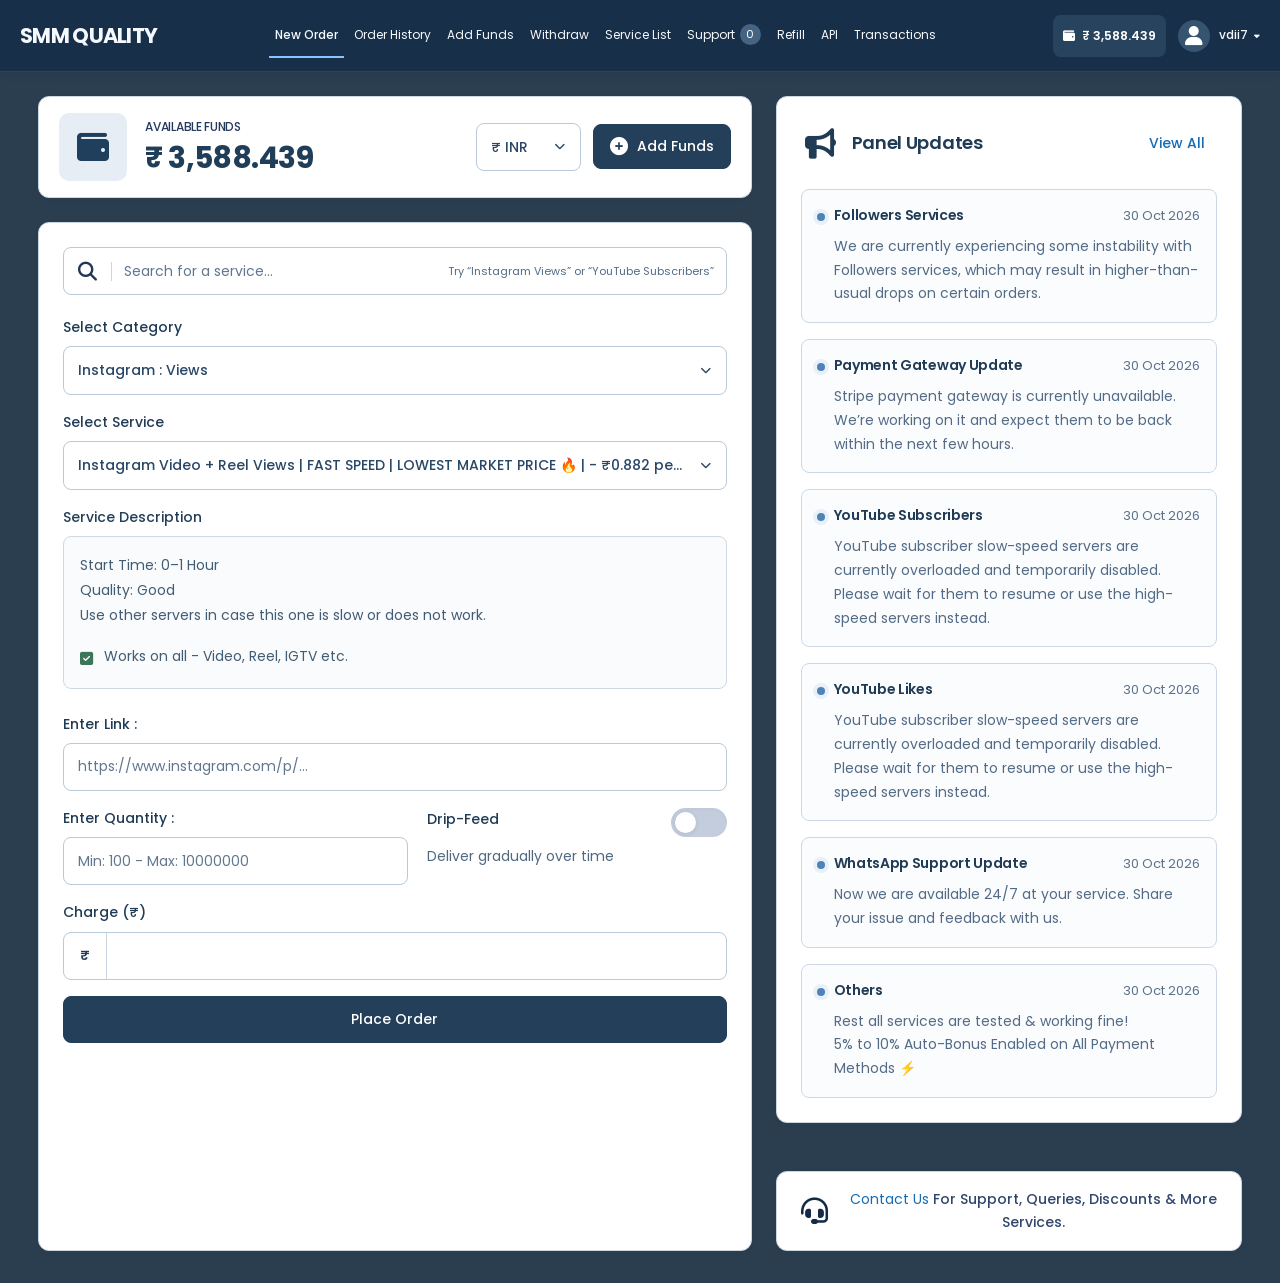
<file: index.html>
<!DOCTYPE html>
<html lang="en">
<head>
  <meta charset="UTF-8">
  <meta name="viewport" content="width=device-width, initial-scale=1.0">
  <meta name="theme-color" content="#30465b">
  <title>New Order · SMM Quality</title>
  <link rel="preconnect" href="https://fonts.googleapis.com">
  <link rel="preconnect" href="https://fonts.gstatic.com" crossorigin>
  <link href="https://fonts.googleapis.com/css2?family=Poppins:wght@400;500;600;700&display=swap" rel="stylesheet">
  <link rel="stylesheet" href="https://cdnjs.cloudflare.com/ajax/libs/font-awesome/6.5.2/css/all.min.css">
  <style>
    :root{--ink:#0b142c;--muted:#6b7b9c;--line:#e3ebf4;--soft:#f3f6fb;--blue:#087bff;--button:#30465b;--radius:11px}
    *{box-sizing:border-box}body{margin:0;background:radial-gradient(ellipse at 50% 0,#fff 0,#f8fbfe 78%);color:var(--ink);font-family:Poppins,Arial,sans-serif;font-size:15px;-webkit-font-smoothing:antialiased}button,input,select{font:inherit}button,a,input,select{-webkit-tap-highlight-color:transparent}a{color:inherit;text-decoration:none}button{cursor:pointer}button,input,select,a{outline-offset:4px}button:focus-visible,a:focus-visible{outline:3px solid #82baff}input:focus,select:focus{outline:none;border-color:#83b5ec;box-shadow:0 0 0 3px #087bff10}button{transition:background .2s,transform .2s,box-shadow .2s}button:active{transform:translateY(1px)}[hidden]{display:none!important}
    .topbar{height:65px;background:#ffffffed;border-bottom:1px solid var(--line);box-shadow:0 3px 16px #243e5c03;position:relative;z-index:10}.header-inner{max-width:1600px;height:100%;margin:auto;padding:0 3%;display:flex;align-items:center;gap:39px}.brand{font-weight:800;font-size:25px;letter-spacing:-1px;white-space:nowrap}.nav{display:flex;align-items:center;gap:3px}.nav-link{border:0;background:none;padding:13px 14px;font-size:13px;font-weight:500;color:#354a6e;white-space:nowrap;border-radius:8px;transition:background .2s,color .2s}.nav-link:hover{background:var(--soft);color:var(--ink)}.nav-link.active{background:#eff3f9;color:var(--ink);font-weight:650}.badge{display:inline-grid;place-items:center;background:#596b8b;color:#fff;border-radius:50%;width:21px;height:21px;font-size:12px;margin-left:5px}.header-tools{margin-left:auto;display:flex;align-items:center;gap:23px}.plain-button{border:0;background:transparent;padding:8px 0;display:flex;align-items:center;gap:8px;color:#30466c;font-size:13px;white-space:nowrap}.chevron{font-size:9px}.balance-chip{background:#f5f8fb;padding:10px 15px;border-radius:8px;font-weight:750;white-space:nowrap;font-size:16px;display:flex;gap:10px;align-items:center}.avatar{display:grid;place-items:center;width:38px;height:38px;border-radius:50%;background:var(--ink);color:white;font-size:24px;margin-right:5px;box-shadow:0 0 0 4px #f7f9fc}.dropdown{position:relative}.dropdown-menu{position:absolute;right:0;top:calc(100% + 12px);min-width:180px;padding:7px;background:white;border:1px solid var(--line);box-shadow:0 12px 40px #23365118;border-radius:10px}.dropdown-menu button{width:100%;text-align:left;border:0;background:white;padding:11px;border-radius:6px;color:#354a6e;font-size:13px}.dropdown-menu button:hover{background:var(--soft)}.mobile-toggle{display:none;border:1px solid var(--line);background:var(--soft);border-radius:7px;width:39px;height:39px;color:var(--ink)}
    .page{max-width:1600px;margin:0 auto;padding:23px 3% 26px}.dashboard{display:grid;grid-template-columns:minmax(0,1.53fr) minmax(0,1fr);align-items:start;gap:17px}.left-column{display:grid;gap:14px}.card{border:1px solid var(--line);border-radius:var(--radius);background:#ffffffc9;box-shadow:0 3px 16px #354c7402}.funds{display:flex;align-items:center;gap:24px;padding:26px 25px;min-height:141px}.wallet-art{flex:0 0 105px;height:92px;border-radius:10px;background:linear-gradient(120deg,#f2f5fa,#f6f8fc);display:grid;place-items:center;font-size:45px}.funds-copy{flex:1;min-width:0}.eyebrow{font-size:14px;font-weight:600;margin:0 0 5px;color:#23395d}.funds-value{font-size:38px;font-weight:750;line-height:1.15;letter-spacing:-.9px;margin:0 0 5px;white-space:nowrap}.funds-copy small{font-size:14px;line-height:1.5;color:var(--muted);display:block}.primary{border:1px solid #30465b;background:linear-gradient(135deg,#344c62,#2c3e51);color:white;border-radius:6px;font-weight:600;box-shadow:inset 0 1px 3px #ffffff14,0 2px 3px #16324b08}.primary:hover{background:linear-gradient(135deg,#405f7a,#314c65);box-shadow:0 5px 15px #233e5a20}.add-funds{display:flex;gap:15px;align-items:center;padding:16px 20px;white-space:nowrap;font-size:17px}.add-funds i{font-size:23px}
    .order-card{padding:16px 25px 15px}.search-box{display:flex;align-items:center;border:1px solid #d4deeb;border-radius:6px;height:46px;margin-bottom:21px;transition:box-shadow .2s,border-color .2s}.search-box:focus-within{border-color:#83b5ec;box-shadow:0 0 0 3px #087bff10}.search-icon{width:48px;flex-shrink:0;display:grid;place-items:center;font-size:19px;height:100%;border-right:1px solid var(--line);color:#203756}.search-box input{width:100%;min-width:0;border:0;background:none;padding:12px;color:var(--ink);outline:none;box-shadow:none}.search-box input:focus{box-shadow:none}.search-box span{white-space:nowrap;padding-right:12px;color:var(--muted);font-size:11.5px}input::placeholder{color:var(--muted);opacity:1}.field-row{display:grid;grid-template-columns:34px minmax(0,1fr);gap:15px;margin-bottom:17px}.field-icon{font-size:23px;padding-top:1px;text-align:left}.field label,.field-label{display:block;font-size:15px;font-weight:600;margin:0 0 7px;letter-spacing:-.3px}.control{width:100%;height:40px;border:1px solid #d4deeb;border-radius:6px;background:#fff;color:var(--ink);padding:8px 14px;transition:border .2s,box-shadow .2s}.select-wrap{position:relative}.select-wrap select{appearance:none;padding-right:36px;cursor:pointer;font-size:14px}.select-wrap>i{position:absolute;right:14px;top:15px;pointer-events:none;font-size:12px}.description{display:grid;grid-template-columns:41px 1fr;gap:15px;background:linear-gradient(120deg,#f3f6fb,#f5f7fc);border-radius:7px;padding:12px 25px 13px;margin:-2px 0 14px;min-height:139px}.description>i{font-size:27px;padding-top:3px}.description h2{font-size:16px;margin:0 0 7px;font-weight:650;letter-spacing:-.3px}.description p{color:var(--muted);line-height:1.48;margin:0;font-size:14px}.description .check-line{margin-top:5px;display:flex;gap:7px;align-items:center}.check-line i{color:var(--button);font-size:19px}.quantity-line{display:grid;grid-template-columns:minmax(0,1.3fr) minmax(0,1fr);gap:29px}.quantity-line .field-row{margin-bottom:12px}.drip-control{display:flex;align-items:flex-start;gap:18px;padding-top:1px}.drip-control>i{font-size:23px}.drip-copy{flex:1}.drip-copy label{font-size:16px;font-weight:600;display:block;margin-bottom:5px;cursor:pointer}.drip-copy small{font-size:14px;white-space:nowrap;color:var(--muted)}.switch{position:relative;width:56px;height:29px;flex:0 0 56px;display:block;cursor:pointer}.switch input{position:absolute;inset:0;opacity:0;cursor:pointer;margin:0;z-index:1}.switch-track{position:absolute;inset:0;border-radius:20px;background:#c4cddd;transition:background .25s;box-shadow:inset 0 2px 4px #283c4e06}.switch-track:before{content:"";position:absolute;left:4px;top:4px;width:21px;height:21px;background:white;border-radius:50%;box-shadow:0 1px 4px #263b5f20;transition:transform .25s}.switch input:checked+.switch-track{background:var(--button)}.switch input:checked+.switch-track:before{transform:translateX(27px)}.switch input:focus-visible+.switch-track{outline:3px solid #82baff;outline-offset:3px}.drip-fields{margin:0 0 16px 49px;display:grid;grid-template-columns:1fr 1fr;gap:15px;padding:15px;background:var(--soft);border-radius:7px}.drip-fields small{grid-column:1/-1;color:var(--muted);line-height:1.5}.charge-row{margin-bottom:8px}.charge-input{display:flex;background:#f7f9fc;border:1px solid #d4deeb;border-radius:6px;height:37px;overflow:hidden}.charge-input span{padding:7px 18px;border-right:1px solid var(--line);font-weight:600}.charge-input input{background:none;border:0;width:100%;padding:8px 13px;color:var(--ink);box-shadow:none}.place-order{width:100%;min-height:44px;font-size:18px}.preview-note{margin:10px 0 0;color:var(--muted);font-size:12px;text-align:center;line-height:1.5}.no-services{font-size:13px;color:#9b4c2d;margin:7px 0 0}
    .updates{padding:24px 22px 18px}.updates-heading{display:flex;align-items:center;gap:19px;margin:0 4px 22px}.updates-heading>i{font-size:31px}.updates-heading h1{font-size:21px;letter-spacing:-.7px;margin:0;font-weight:750}.text-button{border:0;background:none;color:var(--blue);font-weight:600;padding:6px 0;font-size:15px;margin-left:auto;white-space:nowrap}.text-button:hover{color:#0059bd}.update-list{display:grid;gap:9px}.update{border:1px solid var(--line);border-radius:8px;padding:19px 20px 18px;transition:background .2s,border-color .2s}.update:hover{background:#f9fbff;border-color:#ccddef}.update-title{display:flex;gap:14px;justify-content:space-between;align-items:baseline;margin-bottom:8px}.update h2{font-size:15px;font-weight:650;letter-spacing:-.35px;margin:0}.update time{color:#7586a8;font-size:13px;white-space:nowrap}.update p{font-size:15.5px;line-height:1.4;margin:0;color:var(--muted)}.support{margin-top:14px;padding:17px 20px;display:flex;justify-content:center;align-items:center;gap:22px;min-height:61px;text-align:center;font-size:15px;font-weight:600;color:#30466d}.support>i{font-size:27px;color:var(--ink)}.support button{border:0;background:none;color:var(--blue);padding:0;font-weight:600;font-size:inherit}.support button:hover{text-decoration:underline}.toast{position:fixed;bottom:25px;left:50%;transform:translate(-50%,15px);opacity:0;pointer-events:none;z-index:50;max-width:calc(100% - 32px);width:max-content;background:#14283e;color:#fff;border:1px solid #ffffff18;border-radius:10px;padding:14px 20px;box-shadow:0 8px 35px #10243825;font-size:14px;line-height:1.5;transition:opacity .25s,transform .25s}.toast.show{opacity:1;transform:translate(-50%,0)}dialog{width:min(480px,calc(100% - 32px));border:1px solid var(--line);border-radius:15px;padding:27px;color:var(--ink);box-shadow:0 24px 90px #15283a25}dialog::backdrop{background:#10213755;backdrop-filter:blur(4px)}.dialog-head{display:flex;justify-content:space-between;align-items:center;gap:15px}.dialog-head h2{margin:0;font-size:22px;letter-spacing:-.6px}.close-dialog{border:0;background:var(--soft);width:32px;height:32px;border-radius:50%;color:var(--ink)}dialog p{color:var(--muted);line-height:1.6}dialog dl{display:grid;grid-template-columns:100px 1fr;gap:13px;font-size:14px}dialog dt{color:var(--muted)}dialog dd{margin:0;overflow-wrap:anywhere}dialog .primary{padding:12px 20px;width:100%;margin-top:10px}.dialog-tag{display:inline-block;background:#edf5ff;color:#2367ac;font-size:12px;font-weight:600;border-radius:5px;padding:5px 8px;margin-bottom:15px}
    @media(min-width:1500px){.header-inner{gap:40px}.nav-link{padding:13px 14px}.page{padding-top:23px}.funds{min-height:141px}.order-card{padding-top:16px}.dashboard{gap:17px}}
    @media(max-width:1350px){.header-inner{gap:22px}.nav-link{padding:12px 8px;font-size:12px}.header-tools{gap:15px}.brand{font-size:23px}.funds{gap:18px;padding:24px 20px}.wallet-art{flex-basis:80px;height:82px;font-size:38px}.funds-value{font-size:32px}.add-funds{padding:15px;font-size:15px;gap:9px}.funds-copy small{font-size:12px}.order-card{padding-left:20px;padding-right:20px}.search-box span{font-size:10px}.quantity-line{gap:19px;grid-template-columns:1.15fr 1fr}.drip-control{gap:12px}.drip-copy small{font-size:12px}.update{padding:18px 17px}.update h2{font-size:14px}.update p{font-size:14px}.update time{font-size:11px}.updates{padding:23px 18px 18px}.updates-heading{gap:15px}.updates-heading h1{font-size:20px}}
    @media(max-width:1120px){.header-inner{gap:20px}.nav-link{padding:12px 7px}.header-tools{gap:15px}.currency-dropdown{display:none}.balance-chip{font-size:13px;padding:10px}.brand{font-size:21px}.user-name{display:none}.header-tools .plain-button{gap:0}.dashboard{grid-template-columns:minmax(0,1.45fr) minmax(0,1fr)}.funds{flex-wrap:wrap;gap:15px}.funds-copy{min-width:200px}.add-funds{width:100%;justify-content:center;padding:11px}.wallet-art{height:72px;flex-basis:75px}.search-box span{display:none}.quantity-line{grid-template-columns:1fr;gap:0}.drip-control{padding:0 0 15px 0;margin-left:49px}.drip-copy small{font-size:13px}.switch{margin-left:auto}.updates-heading{gap:12px}.updates-heading h1{font-size:18px}.updates-heading>i{font-size:26px}.text-button{font-size:13px}.update-title{flex-wrap:wrap;gap:5px}.update time{font-size:11px}.update p{font-size:14px}.description{padding-left:16px;gap:8px}.description p{font-size:13px}}
    @media(max-width:900px){.topbar{height:66px}.header-inner{padding:0 4%;gap:15px}.mobile-toggle{display:block}.brand{font-size:23px}.header-tools{gap:17px}.nav{display:none;position:absolute;top:65px;left:0;right:0;background:white;padding:12px 4% 18px;border-bottom:1px solid var(--line);box-shadow:0 15px 20px #2039570b;grid-template-columns:repeat(4,1fr);gap:6px}.nav.open{display:grid}.nav-link{padding:13px 9px;text-align:center;font-size:13px}.balance-chip{font-size:14px}.user-name{display:inline}.header-tools .plain-button{gap:7px}.page{padding:20px 4%}.dashboard{grid-template-columns:1fr}.funds{flex-wrap:nowrap;padding:22px}.funds-copy{min-width:0}.funds-copy small{font-size:13px}.add-funds{width:auto;padding:15px 19px}.wallet-art{height:82px;flex-basis:90px}.order-card{padding:20px 24px}.quantity-line{grid-template-columns:1.2fr 1fr;gap:25px}.drip-control{margin-left:0;padding-top:1px}.description p{font-size:14px}.description{padding-left:24px;gap:15px}.updates{padding:22px 24px}.updates-heading h1{font-size:21px}.update-title{flex-wrap:nowrap}.update h2{font-size:15px}.update time{font-size:12px}.update p{font-size:15px}.update-list{grid-template-columns:1fr 1fr;gap:12px}.update:last-child{grid-column:1/-1}.update{padding:18px}.support{font-size:13px;gap:15px}.currency-dropdown{display:block}}
    @media(max-width:600px){.header-inner{gap:12px}.brand{font-size:20px;letter-spacing:-.8px}.header-tools{gap:12px}.avatar{height:32px;width:32px;font-size:20px;margin:0}.user-name,.user-chevron,.currency-dropdown{display:none}.balance-chip{font-size:12px;gap:6px;padding:9px 8px}.balance-chip i{display:none}.mobile-toggle{width:33px;height:33px}.nav{grid-template-columns:repeat(2,1fr)}.page{padding:15px 4% 20px}.left-column{gap:12px}.dashboard{gap:14px}.funds{padding:18px;gap:15px;flex-wrap:wrap}.wallet-art{height:69px;flex-basis:69px;font-size:33px}.funds-value{font-size:30px;letter-spacing:-1px}.eyebrow{font-size:11px;letter-spacing:.3px}.funds-copy small{font-size:12px;line-height:1.6}.add-funds{width:100%;padding:11px;font-size:14px}.add-funds i{font-size:18px}.order-card{padding:16px}.search-box{margin-bottom:21px}.search-box input{font-size:13px}.search-icon{width:41px;font-size:17px}.field-row{grid-template-columns:23px 1fr;gap:12px;margin-bottom:17px}.field-icon{font-size:20px;padding-top:2px}.field label,.field-label{font-size:13px;margin-bottom:8px}.control{height:43px;font-size:13px;padding-left:11px}.select-wrap select{font-size:12px}.select-wrap>i{top:16px;right:11px}.description{grid-template-columns:23px 1fr;padding:15px 12px;gap:12px;margin-bottom:17px}.description>i{font-size:23px}.description h2{font-size:14px}.description p{font-size:12px;line-height:1.65}.description .check-line{align-items:flex-start}.check-line i{font-size:16px;margin-top:2px}.quantity-line{grid-template-columns:1fr;gap:0}.drip-control{margin-left:35px;gap:12px;padding:0 0 19px}.drip-control>i{font-size:21px}.drip-copy label{font-size:14px}.drip-copy small{font-size:12px}.drip-fields{margin-left:35px;padding:12px;gap:10px;grid-template-columns:1fr}.drip-fields label{font-size:12px}.charge-row{margin-bottom:12px}.charge-input{height:40px}.place-order{min-height:44px;font-size:15px}.updates{padding:20px 16px 16px}.updates-heading{margin:0 2px 18px;gap:13px}.updates-heading h1{font-size:19px}.updates-heading>i{font-size:26px}.text-button{font-size:13px}.update-list{grid-template-columns:1fr;gap:10px}.update{padding:17px 15px}.update h2{font-size:13px}.update time{font-size:10px}.update p{font-size:13px;line-height:1.6}.support{padding:16px 17px;align-items:center;gap:13px;font-size:12px;line-height:1.7}.support>i{font-size:23px;flex-shrink:0}.preview-note{font-size:11px}.toast{font-size:12px;bottom:16px}}
    /* Shared header: reuse this markup, styling, and menu behavior on every new page. */
    .header-inner{width:100%;min-width:0;gap:clamp(16px,2vw,32px)}
    .brand,.header-tools,.mobile-toggle{flex-shrink:0}
    .nav{min-width:0;flex-shrink:0}
    .header-tools{gap:clamp(12px,1.4vw,23px)}
    .left-column,.card,.field,.select-wrap,.description>div,.drip-copy{min-width:0}
    .control{min-width:0;max-width:100%}
    .charge-input input{min-width:0}
    .drip-copy small{white-space:normal}
    @media(min-width:1241px) and (max-width:1450px){
      .header-inner{gap:16px}
      .brand{font-size:23px}
      .nav{gap:2px}
      .nav-link{padding:12px 9px;font-size:12px}
      .header-tools{gap:14px}
      .balance-chip{font-size:14px;padding:10px 12px}
      .avatar{width:34px;height:34px;font-size:22px;margin-right:0}
    }
    @media(min-width:901px) and (max-width:1240px){
      .topbar{height:66px}
      .mobile-toggle{display:block}
      .header-inner{gap:18px}
      .header-tools{gap:20px}
      .currency-dropdown{display:block}
      .user-name{display:inline}
      .header-tools .plain-button{gap:8px}
      .nav{display:none;position:absolute;top:65px;left:0;right:0;background:white;padding:12px 3% 18px;border-bottom:1px solid var(--line);box-shadow:0 15px 20px #2039570b;grid-template-columns:repeat(4,minmax(0,1fr));gap:6px}
      .nav.open{display:grid}
      .nav-link{padding:13px 9px;text-align:center;font-size:13px}
    }
    .primary:disabled{opacity:.5;cursor:not-allowed;box-shadow:none}
    @media(max-width:380px){.header-inner{gap:8px}.brand{font-size:17px}.header-tools{gap:8px}.balance-chip{font-size:11px;padding:8px 6px}.avatar{width:28px;height:28px;font-size:17px}.mobile-toggle{width:30px;height:32px}.funds-value{font-size:26px}.wallet-art{flex-basis:55px;height:60px;font-size:29px}.funds{gap:11px}.update-title{gap:8px}.update h2{font-size:12px}.update time{font-size:9px}}
    @media(prefers-reduced-motion:no-preference){.card{animation:arrive .45s ease both}.updates{animation-delay:.08s}.support{animation-delay:.12s}@keyframes arrive{from{opacity:0;transform:translateY(8px)}to{opacity:1;transform:translateY(0)}}} @media(prefers-reduced-motion:reduce){*,*:before,*:after{animation:none!important;transition:none!important;scroll-behavior:auto!important}}
    .dropdown-menu a{display:block;width:100%;text-align:left;background:white;padding:11px;border-radius:6px;color:#354a6e;font-size:13px}.dropdown-menu a:hover{background:var(--soft)}

    /* Shared UI standards — keep identical in every standalone page. */
    :root{--font-ui:'Poppins',Arial,sans-serif;--text-title:24px;--text-section:18px;--text-body:14px;--text-small:12px;--text-table:12px;--control-height:44px;--button-height:44px;--button-small-height:34px;--space-card:24px;--space-section:20px;--space-field:16px;--ui-radius:8px}
    body{font-family:var(--font-ui);font-size:var(--text-body);line-height:1.6}
    button,input,select,textarea{font-family:var(--font-ui)}
    button,a,input,select,textarea{font-weight:400}
    h1,h2,h3{line-height:1.35;font-weight:600;letter-spacing:-.4px}
    :is(.section-intro h1,.settings-intro h1,.history-heading h1,.refill-heading h1,.orders-title h1,.catalog-title h1,.api-title h1,.funding-intro h1){font-size:var(--text-title);font-weight:600;line-height:1.35;letter-spacing:-.6px;margin:0 0 6px}
    :is(.section-intro h2,.settings-intro h2,.side-heading,.side-intro h2,.help-heading h2,.help-inline h2,.tickets-heading h2,.updates-heading h1,.category-heading h2,.aside-heading){font-size:var(--text-section);font-weight:600;line-height:1.4;letter-spacing:-.4px}
    :is(.endpoint h2,.overview-card h2,.description h2){font-size:16px;font-weight:600;line-height:1.4}
    :is(.update h2,.steps h3,.information-item h3,.help-copy h2){font-size:14px;font-weight:600;line-height:1.5}
    :is(.section-intro p,.settings-intro p,.history-heading p,.refill-heading p,.orders-title p,.catalog-title p,.api-title p,.funding-intro p,.side-intro p,.help-inline p,.information-item p,.steps p,.update p,.description p,.help-copy p){font-size:var(--text-body);line-height:1.65;font-weight:400}
    :is(.field-hint,.message-hint,.qr-caption,.local-note,.catalog-note,.order-preview-note,.preview-note,.date-filter-note,.dialog-caption){font-size:var(--text-small);line-height:1.6}
    :is(.field label,.field-label,.ticket-field>label,.settings-field>label,.payment-field label){font-size:13px;font-weight:500;line-height:1.5;margin-bottom:8px;letter-spacing:0}
    :is(.primary,.help-action,.secondary-action,.reset-filters,.order-reset,.view-ticket,.view-transaction,.view-refill,.reorder-button,.service-view,.contact-api,.contact-action,.api-doc-link,.service-order-link,.refill-preview-link,.clear-date){font-family:var(--font-ui);font-weight:500;line-height:1.4;letter-spacing:0;border-radius:var(--ui-radius);display:inline-flex;align-items:center;justify-content:center;gap:10px;text-align:center;min-width:0;vertical-align:middle}
    :is(.primary,.help-action,.secondary-action,.reset-filters,.order-reset,.contact-api,.service-order-link,.refill-preview-link,.clear-date){height:auto;min-height:var(--button-height);padding:11px 18px;font-size:13px}
    :is(.place-order,.pay-button,.submit-ticket,.settings-submit){width:100%;min-height:48px;font-size:14px;padding:12px 18px}
    :is(.add-funds,.whatsapp-save,.secondary-action){min-height:44px;font-size:13px;padding:11px 18px}
    .add-funds i{font-size:19px}
    :is(.view-ticket,.view-transaction,.view-refill,.reorder-button,.service-view){min-height:var(--button-small-height);padding:7px 11px;font-size:11px;gap:8px;white-space:nowrap;border-radius:6px}
    :is(.view-ticket,.view-transaction,.view-refill,.reorder-button,.service-view) i{font-size:13px}
    :is(.contact-action,.api-doc-link){min-height:56px;padding:15px 18px;font-size:13px;justify-content:flex-start;text-align:left;gap:16px}
    .contact-action{width:100%}.contact-api,.service-order-link,.refill-preview-link{display:flex}
    :is(.copy-code,.copy-key,.copy-button,.visibility-button,.close-dialog,.more-order){min-width:34px;min-height:34px;font-size:14px;border-radius:6px}
    .copy-code{width:34px;height:34px;top:7px;right:7px}.code-block pre{padding-right:49px}
    :is(.control,.payment-select select,.filter-select select,.order-filter select,.catalog-select select){min-height:var(--control-height);height:var(--control-height);font-family:var(--font-ui);font-size:13px;line-height:1.5;border-radius:var(--ui-radius);font-weight:400}
    :is(.select-wrap select,.payment-select select){font-size:13px}
    :is(.support-input,.settings-input,.input-group,.search-box,.transaction-search,.order-search,.catalog-search,.ticket-search,.refill-search,.copy-field,.date-trigger,.charge-input){min-height:var(--control-height);height:auto;border-radius:var(--ui-radius)}
    :is(.support-input input,.support-input select,.settings-input input,.settings-input select,.input-group input,.search-box input,.transaction-search input,.order-search input,.catalog-search input,.ticket-search input,.refill-search input){font-family:var(--font-ui);font-size:13px;line-height:1.5;padding-top:11px;padding-bottom:11px;min-height:42px;font-weight:400}
    .support-input textarea{font-family:var(--font-ui);font-size:13px;line-height:1.65;min-height:120px}
    .charge-input input{font-size:13px;font-family:var(--font-ui)}.charge-input span{display:grid;place-items:center;padding:8px 16px;font-size:14px}
    :is(.select-wrap>i,.payment-select>i,.filter-select i,.order-filter>.fa-chevron-down,.catalog-select>.fa-chevron-down,.support-input>.fa-chevron-down,.settings-input>.fa-chevron-down){top:17px;font-size:11px}
    .order-date>.fa-calendar-days{top:14px}.catalog-select>i:not(.fa-chevron-down){top:15px}.payment-select .upi-mark{top:7px}
    :is(.ticket-field,.settings-field,.payment-field,.payment-field.utr-field){margin-bottom:var(--space-field)}
    .field-row{margin-bottom:var(--space-field)}
    :is(.section-intro,.settings-intro,.funding-intro){gap:20px;margin-bottom:var(--space-section)}
    :is(.ticket-form-card,.settings-card,.funding-card,.updates,.side-card,.information-card,.quick-card,.settings-help,.refill-card,.overview-card){padding:var(--space-card)}
    :is(.support-layout,.funding-layout,.settings-layout,.dashboard){gap:var(--space-section)}
    :is(.left-column,.funding-sidebar,.support-sidebar,.service-groups){gap:var(--space-section)}
    :is(.history-heading,.orders-title,.catalog-title,.api-title){padding:var(--space-card);gap:20px}
    :is(.order-filters,.catalog-filters){padding:20px 24px;gap:16px}
    :is(.history-body,.tickets-card){padding:20px 24px}
    :is(.catalog-footer,.orders-footer){padding:16px 24px}
    :is(.help-card,.tickets-card,.support,.orders-title){margin-top:var(--space-section)}.orders-title{margin-top:0}
    :is(.orders-table,.services-table,.refill-table,.transaction-table,.tickets-table,.api-table){font-family:var(--font-ui)}
    :is(.orders-table,.services-table,.refill-table,.transaction-table,.tickets-table,.api-table) th{font-size:12px;font-weight:600;line-height:1.5;padding-top:13px;padding-bottom:13px}
    :is(.orders-table,.services-table,.refill-table,.transaction-table,.tickets-table,.api-table) td{font-size:var(--text-table);font-weight:400;line-height:1.6}
    :is(.service-time,.service-description,.order-date-cell,.refill-date){font-size:12px!important;line-height:1.6!important}
    :is(.order-id,.refill-order,.subject-link,.order-detail-link){font-family:var(--font-ui);font-size:12px;font-weight:400}
    :is(.transaction-table .amount,.charge-cell){font-size:13px;font-weight:500}
    :is(.order-status,.transaction-type,.refill-status,.status-pill){font-size:11px;font-weight:500;line-height:1.5;padding:6px 10px;border-radius:8px}
    :is(.orders-pagination,.catalog-pagination,.transaction-pagination,.refill-pagination,.pagination){gap:8px}
    :is(.orders-pagination,.catalog-pagination,.transaction-pagination,.refill-pagination,.pagination) button{min-width:36px;width:36px;height:36px;padding:0 7px;border-radius:7px;font-family:var(--font-ui);font-size:12px;font-weight:500}
    :is(.orders-summary,.catalog-summary,.result-summary,.refill-summary){font-size:12px;line-height:1.6}
    .status-tab{min-height:42px;font-size:12px;font-weight:500;padding:10px 15px;gap:9px;border-radius:7px}.status-tab span{font-size:11px;font-weight:400}
    .category-heading{min-height:54px}.category-count{font-size:12px;font-weight:400}.service-meta strong{font-size:12px;font-weight:500}.server-tag{font-size:10px}
    .header-inner{gap:20px}.brand{font-family:var(--font-ui);font-size:24px;font-weight:700;letter-spacing:-.8px}.nav-link{font-family:var(--font-ui);font-size:12px;line-height:1.5;font-weight:400;padding:12px 10px;min-height:42px;display:flex;align-items:center;justify-content:center;gap:5px}.nav-link.active{font-weight:500}.header-tools{gap:16px}.plain-button{font-size:12px;font-family:var(--font-ui);font-weight:400}.balance-chip{font-size:14px;font-weight:600}.dropdown-menu :is(a,button){font-family:var(--font-ui);font-size:12px;font-weight:400;line-height:1.6;min-height:40px;padding:10px 12px}.badge{font-size:11px;margin-left:0}
    .text-button{font-size:13px;font-weight:500;min-height:36px}.support{font-size:13px;font-weight:500;line-height:1.6}.support button{font:inherit;font-weight:500}.funds-copy small{font-size:13px;line-height:1.6}.eyebrow{font-size:12px;font-weight:500}.funds-value{font-size:36px;font-weight:600;line-height:1.2}.search-box span{font-size:11px}.drip-copy label{font-size:14px;font-weight:500}.drip-copy small{font-size:12px;line-height:1.6}.description{padding:16px 20px}.update{padding:18px}.side-intro{gap:20px}.twofa-content{margin-left:85px}
    dialog{font-family:var(--font-ui);padding:24px}.dialog-head h2{font-size:21px;font-weight:600;line-height:1.4}dialog p{font-size:13px;line-height:1.7}dialog dl{font-size:12px;line-height:1.65}dialog .primary{width:100%;min-height:44px}.toast{font-family:var(--font-ui);font-size:13px;line-height:1.6}.preview-feedback{font-size:12px;line-height:1.65}.code-block pre,.code-block code,.api-key{font-family:Consolas,'Courier New',monospace}
    @media(min-width:901px) and (max-width:1400px){.topbar{height:66px}.mobile-toggle{display:block}.nav{display:none;position:absolute;top:65px;left:0;right:0;padding:12px 3% 18px;background:white;border-bottom:1px solid var(--line);box-shadow:0 15px 20px #2039570b;grid-template-columns:repeat(4,minmax(0,1fr));gap:6px}.nav.open{display:grid}.header-tools{margin-left:auto}.currency-dropdown{display:block}.user-name{display:inline}.header-tools .plain-button{gap:8px}}
    @media(min-width:1401px){.nav{gap:2px}.header-inner{gap:20px}.nav-link{padding-left:8px;padding-right:8px}.brand{font-size:23px}.header-tools{gap:14px}.balance-chip{padding:10px 12px}.avatar{width:34px;height:34px;font-size:22px;margin-right:0}}
    @media(max-width:1120px){:root{--space-card:20px;--text-title:22px}.search-box span{display:none}.twofa-content{margin-left:79px}.settings-intro{gap:20px}}
    @media(max-width:900px){.nav-link{font-size:12px}.header-inner{gap:15px}.brand{font-size:22px}.header-tools{gap:15px}.nav.open{grid-template-columns:repeat(4,minmax(0,1fr))}.twofa-content{margin-left:0}.funds-value{font-size:32px}}
    @media(max-width:600px){:root{--text-title:20px;--text-section:17px;--text-body:12px;--text-small:11px;--text-table:11px;--space-card:16px;--space-section:16px;--space-field:16px}.header-inner{gap:10px}.brand{font-size:18px;letter-spacing:-.6px}.header-tools{gap:10px}.balance-chip{font-size:11px;padding:9px 7px}.plain-button{font-size:11px}.avatar{width:30px;height:30px;font-size:19px;margin:0}.mobile-toggle{width:33px;flex-basis:33px}.nav.open{grid-template-columns:repeat(2,minmax(0,1fr))}.nav-link{font-size:12px;min-height:42px;padding:11px 8px}.currency-dropdown{display:none}.user-name,.user-chevron{display:none}
      :is(.section-intro,.settings-intro,.funding-intro){gap:15px}.twofa-content{margin-left:0}
      :is(.control,.select-wrap select,.payment-select select,.filter-select select,.order-filter select,.catalog-select select,.support-input input,.support-input select,.settings-input input,.settings-input select,.input-group input,.search-box input,.transaction-search input,.order-search input,.catalog-search input,.ticket-search input,.refill-search input,.support-input textarea){font-size:12px}
      :is(.field label,.field-label,.ticket-field>label,.settings-field>label,.payment-field label){font-size:12px}
      :is(.primary,.help-action,.secondary-action,.reset-filters,.order-reset,.contact-api,.service-order-link,.refill-preview-link,.clear-date){font-size:12px;min-height:44px;padding:11px 14px}
      :is(.place-order,.pay-button,.submit-ticket,.settings-submit){font-size:13px;min-height:46px}
      :is(.view-ticket,.view-transaction,.view-refill,.reorder-button,.service-view){font-size:11px;min-height:34px;padding:7px 10px}
      :is(.contact-action,.api-doc-link){font-size:12px;min-height:52px;padding:14px 16px}
      :is(.history-heading,.orders-title,.catalog-title,.api-title){padding:18px 16px;gap:15px}
      :is(.order-filters,.catalog-filters,.history-body,.tickets-card){padding:16px 13px;gap:12px}
      :is(.catalog-footer,.orders-footer){padding:15px 13px}
      :is(.orders-table,.services-table,.refill-table,.transaction-table,.tickets-table,.api-table) th{font-size:11px;padding-top:12px;padding-bottom:12px}
      :is(.service-time,.service-description,.order-date-cell,.refill-date){font-size:11px!important}.category-heading h2{font-size:14px}.category-count{font-size:11px}.status-tab{font-size:11px;padding:10px 12px}.orders-summary,.catalog-summary,.result-summary,.refill-summary{font-size:11px}.funds-value{font-size:29px}.funds-copy small{font-size:12px}.text-button{font-size:12px}.support{font-size:12px}.dialog-head h2{font-size:19px}.toast{font-size:12px}dialog{padding:20px}
    }
    @media(max-width:380px){.header-inner{gap:7px}.brand{font-size:16px;letter-spacing:-.7px}.header-tools{gap:7px}.balance-chip{font-size:10px;padding:8px 5px}.avatar{width:26px;height:26px;font-size:16px}.mobile-toggle{width:29px;flex-basis:29px}.funds-value{font-size:26px}}


    /* Shared responsive header: desktop 1280px+, tablet/mobile below 1280px. */
    .topbar{height:72px;background:#fff;border-bottom:1px solid var(--line)}
    .header-inner{width:100%;max-width:1600px;height:100%;padding:0 28px;gap:24px;align-items:center}
    .brand{flex:0 0 auto;font-size:22px;font-weight:700;line-height:1;letter-spacing:-.8px}
    .header-tools{margin-left:auto;gap:16px;flex:0 0 auto;align-items:center}
    .header-tools .plain-button{gap:7px;min-height:40px;padding:0;font-size:12px}
    .balance-chip{height:42px;padding:0 13px;gap:8px;font-size:13px;line-height:1;border-radius:8px}
    .avatar{height:34px;width:34px;margin:0 3px 0 0;font-size:21px;flex-shrink:0}
    .mobile-toggle{height:40px;width:40px;flex:0 0 40px;margin:0;border:1px solid #dce6f3;border-radius:8px;background:#f3f6fb;font-size:15px;display:none}
    .dropdown-menu{top:calc(100% + 12px);min-width:190px}
    @media(min-width:1280px){
      .header-inner{gap:20px;padding:0 28px}
      .nav{display:flex!important;position:static;flex:1 1 auto;min-width:0;align-items:center;justify-content:center;gap:1px;padding:0;background:none;border:0;box-shadow:none}
      .nav-link{min-height:40px;padding:10px 8px;font-size:11px;line-height:1.5;border-radius:7px;gap:5px}
      .header-tools{gap:12px;margin-left:0}
      .currency-dropdown{display:block}.user-name,.user-chevron{display:inline}
      .mobile-toggle{display:none!important}
    }
    @media(min-width:1500px){.header-inner{padding:0 40px;gap:28px}.brand{font-size:24px}.nav{gap:3px}.nav-link{font-size:12px;padding:11px 10px}.header-tools{gap:20px}.balance-chip{font-size:14px;padding:0 15px}}
    @media(max-width:1279px){
      .header-inner{padding:0 24px;gap:18px}
      .mobile-toggle{display:grid;place-items:center}
      .nav{display:none;position:absolute;top:71px;left:0;right:0;width:100%;padding:14px 24px 18px;background:#fff;border-bottom:1px solid var(--line);box-shadow:0 14px 24px #2039570c;gap:8px;grid-template-columns:repeat(4,minmax(0,1fr))}
      .nav.open{display:grid;grid-template-columns:repeat(4,minmax(0,1fr))}
      .nav-link{font-size:12px;padding:12px 10px;min-height:44px;justify-content:center}
      .header-tools{gap:18px;margin-left:auto}
      .currency-dropdown{display:block}.user-name,.user-chevron{display:inline}
    }
    @media(max-width:767px){
      .topbar{height:64px}.header-inner{padding:0 16px;gap:12px}.brand{font-size:20px;letter-spacing:-.7px}
      .header-tools{gap:12px}.currency-dropdown,.user-name,.user-chevron{display:none}
      .header-tools .plain-button{gap:0;min-height:36px}.avatar{width:32px;height:32px;margin:0;font-size:20px}
      .balance-chip{height:38px;font-size:12px;padding:0 10px;gap:7px}.balance-chip i{display:inline-block}
      .mobile-toggle{width:36px;height:36px;flex-basis:36px;font-size:14px}
      .nav{top:63px;padding:12px 16px 16px;gap:7px}.nav.open{grid-template-columns:repeat(2,minmax(0,1fr))}.nav-link{font-size:12px;min-height:44px}
    }
    @media(max-width:430px){.header-inner{padding:0 12px;gap:9px}.brand{font-size:18px}.header-tools{gap:9px}.balance-chip{font-size:11px;padding:0 8px}.balance-chip i{display:none}.avatar{height:29px;width:29px;font-size:18px}.mobile-toggle{width:34px;height:36px;flex-basis:34px}}
    @media(max-width:359px){.header-inner{padding:0 10px;gap:7px}.brand{font-size:16px}.header-tools{gap:7px}.balance-chip{font-size:10px;padding:0 6px;height:35px}.avatar{width:26px;height:26px;font-size:16px}.mobile-toggle{width:31px;flex-basis:31px}}


    /* Header text sizing refinement. */
    .nav-link{font-size:13px}.header-tools .plain-button{font-size:13px}
    @media(min-width:1280px){.nav-link{font-size:12px;padding-left:8px;padding-right:8px}}
    @media(min-width:1500px){.nav-link{font-size:13px;padding-left:9px;padding-right:9px}}
    @media(max-width:767px){.nav-link{font-size:13px}}
    .funds-value{font-size:32px}
    @media(max-width:900px){.funds-value{font-size:29px}}
    @media(max-width:600px){.funds-value{font-size:27px}}
    @media(max-width:380px){.funds-value{font-size:24px}}

    /* Plain header navigation with an underline for the active page. */
    .nav-link{background:transparent;border:0;border-bottom:2px solid transparent;border-radius:0;box-shadow:none;transition:color .2s,border-color .2s}
    .nav-link:hover{background:transparent;color:var(--blue);box-shadow:none}
    .nav-link.active,.nav-link[aria-current="page"]{background:transparent;color:var(--ink);border-bottom-color:var(--blue);border-radius:0;box-shadow:none;font-weight:500}
    .nav-link:active{transform:none}

    /* SMMQuality panel palette and responsive refinements. */
    :root{--ink:#142b48;--muted:#536b86;--line:#cbd6e3;--soft:#eaf0f6;--blue:#176bb4;--button:#243f59;--panel-navy:#172f48;--panel-bg:#e9eef4}
    body{background:var(--panel-bg);color:var(--ink)}
    .card{background:#fff;border-color:var(--line);box-shadow:0 2px 8px #17324c05}
    .topbar{background:var(--panel-navy);border-color:#264660;box-shadow:0 2px 8px #102a4220}
    .brand,.topbar .plain-button,.topbar .nav-link,.topbar .nav-link.active,.topbar .nav-link[aria-current="page"]{color:#f5f8fc}
    .topbar .nav-link:hover{color:#a8d2ff;background:none}.topbar .nav-link.active{border-bottom-color:#8ac3ff}
    .topbar .balance-chip{background:#27435e;color:#fff}.avatar{background:#36536f;color:#fff;box-shadow:none}
    .topbar .mobile-toggle{background:#29455f;border-color:#54708b;color:#fff}.topbar .badge{background:#466381;color:white}
    .topbar .dropdown-menu{background:white}.topbar .dropdown-menu :is(a,button){color:var(--ink)}
    .primary,.help-action.ticket,.secondary-action{background:var(--button);border-color:var(--button);box-shadow:none;color:#fff}
    .primary:hover,.help-action.ticket:hover,.secondary-action:hover{background:#315572;border-color:#315572;box-shadow:none}
    :is(.help-action,.view-ticket,.view-transaction,.view-refill,.reorder-button,.service-view,.contact-api,.api-doc-link){border-color:#9db3ca;color:#224e77;background:#fff;box-shadow:none}
    :is(.help-action,.view-ticket,.view-transaction,.view-refill,.reorder-button,.service-view,.contact-api,.api-doc-link):hover{background:#edf3f8;border-color:#648aaf;box-shadow:none}
    :is(.control,.support-input,.settings-input,.input-group,.search-box,.transaction-search,.order-search,.catalog-search,.ticket-search,.refill-search,.copy-field,.date-trigger,.charge-input){border-color:#b8c9da;background:#fff}
    :is(.filter-select select,.order-filter select,.catalog-select select,.payment-select select){border-color:#b8c9da}
    input::placeholder,textarea::placeholder{color:#617790;opacity:1}
    :is(.orders-table,.services-table,.refill-table,.transaction-table,.tickets-table,.api-table) th{background:#e6edf5;color:#203f5d}
    :is(.orders-table,.services-table,.refill-table,.transaction-table,.tickets-table,.api-table) td{color:#415c78;border-color:#d7e0ea}
    .transaction-table tbody tr:nth-child(even){background:#f4f7fa}
    .status-tab{background:#edf2f7;border-color:#cbd7e4;color:#294b6c}.status-tab.active{background:#294e71;border-color:#294e71;box-shadow:none}.status-tab.active:after{background:#294e71}
    .category-heading{background:#e2ebf5;border-radius:6px;padding-left:16px}.category-heading:hover{background:#d8e5f2}.category-heading h2{color:#173a5c}
    .catalog-filters{border-top:0;background:#f7f9fc}.category-select select{background:#294e71;border-color:#294e71;color:#fff}
    .wallet-art,.settings-icon,.intro-icon,.history-icon,.refill-icon,.orders-icon,.code-icon{background:#e6edf5;color:#203f5d}
    .update,.steps,.information-list,.info-table{border-color:#cbd7e4}.contact-action{background:#eaf0f6;color:#244766}.contact-action:hover{background:#dfe9f3}
    .whatsapp-support{margin-top:12px;border:1px solid #a9bfc7;background:#edf5f1;color:#1c654a}.whatsapp-support:hover{background:#e0efe7}
    .funds{gap:20px}.funds-actions{display:flex;align-items:center;justify-content:flex-end;gap:12px;flex-shrink:0}.funds-actions .currency-dropdown{display:block}.funds-actions .plain-button{min-height:44px;padding:10px 12px;border:1px solid #b8c9da;border-radius:8px;color:#294767;background:white;font-size:12px}.funds-actions .dropdown-menu{z-index:20}
    .description{grid-template-columns:28px minmax(0,1fr);gap:16px;padding:20px;background:#edf2f7;border:1px solid #cedae6;border-radius:8px;margin:0 0 20px;min-height:0;align-items:start}
    .description>i{font-size:24px;line-height:1.4;padding-top:0;color:#294c70}.description h2{margin:0 0 10px;font-size:16px;line-height:1.5}.description p{font-size:13px;line-height:1.75;margin:0 0 4px;color:#425f7d}.description .check-line{align-items:flex-start;gap:9px;margin:10px 0 0;padding-top:10px;border-top:1px solid #cdd9e6}.description .check-line i{font-size:17px;line-height:1.7;color:#294e71}
    .orders-card{margin-top:0}.status-tabs{margin-top:0}.catalog-top{margin-bottom:20px}
    .payment-upi{margin:0 0 20px;padding:17px;background:#edf2f7;border:1px solid #c2d2e1;border-radius:8px}.payment-upi .side-heading{font-size:17px;margin-bottom:12px}.payment-upi .side-heading i{font-size:21px}.payment-upi .copy-field{background:white}.payment-upi label{margin-left:0;margin-bottom:7px}.payment-upi .copy-field span{font-size:12px}
    .qr-area{background:#f3f6f9;border:1px solid #e0e7ee;padding:14px;margin-bottom:20px}.payment-art{aspect-ratio:367/350}.payment-art img{top:-84.286%}
    .unified-payment-help{display:block;padding:0;overflow:hidden}.unified-payment-help>.side-card{background:none;border:0;box-shadow:none;border-radius:0;margin:0}.unified-payment-help>.side-card+.side-card{border-top:1px solid var(--line)}
    .funding-layout{align-items:start}.funding-card{padding-top:24px}.funding-sidebar{grid-template-columns:1fr}.info-row{grid-template-columns:100px minmax(0,1fr)}
    .dialog-tag{display:none}.dialog-head{margin-bottom:14px}.code-block{background:#eef2f6}
    @media(max-width:1279px){.topbar .nav{background:var(--panel-navy);border-color:#36536d}.nav-link{min-height:44px}.topbar .nav-link:hover{background:#243f59}}
    @media(max-width:1120px){.funds{flex-wrap:wrap}.funds-actions{width:100%;justify-content:flex-end}.funds-actions .add-funds{width:auto}.funds-copy{min-width:0}.funding-layout{grid-template-columns:minmax(0,1.15fr) minmax(0,1fr)}}
    @media(max-width:850px){.funding-layout,.support-layout,.settings-layout{grid-template-columns:minmax(0,1fr)}.funding-sidebar,.support-sidebar{grid-template-columns:minmax(0,1fr)}.funds-actions{justify-content:flex-start}.info-row{grid-template-columns:90px minmax(0,1fr)}.payment-art{width:min(100%,330px)}}
    @media(max-width:767px){
      .page{padding:18px 14px 24px;max-width:100%;width:100%}.card{max-width:100%}.dashboard,.funding-layout,.support-layout,.settings-layout{grid-template-columns:minmax(0,1fr)}
      :is(.view-ticket,.view-transaction,.view-refill,.reorder-button,.service-view,.copy-code,.copy-key,.copy-button,.visibility-button,.close-dialog,.mobile-toggle){min-height:44px;min-width:44px}
      :is(.orders-pagination,.catalog-pagination,.transaction-pagination,.refill-pagination,.pagination) button{width:40px;height:44px;min-width:40px}
      input,select,textarea,.control,.select-wrap select,.settings-input input,.settings-input select,.support-input input,.support-input select,.input-group input{font-size:16px!important}
      .funds{padding:18px;gap:15px}.funds-actions{width:100%;display:grid;grid-template-columns:auto minmax(0,1fr);gap:12px}.funds-actions .add-funds{width:100%;min-height:44px}.funds-actions .plain-button{min-height:44px}.funds-copy small{font-size:12px}.funds-value{font-size:28px}
      .description{padding:16px;gap:12px;grid-template-columns:24px minmax(0,1fr)}.description p{font-size:13px}.description h2{font-size:15px}.description>i{font-size:22px}
      .funding-card{padding:16px}.payment-upi{padding:14px}.payment-upi .copy-field{padding-left:10px}.payment-upi .copy-field span{font-size:11px}.qr-area{padding:10px}.info-row{font-size:12px}
      .category-heading h2{font-size:14px}.category-heading{padding-left:14px}.category-count{font-size:11px}
      :is(.orders-table-scroll,.services-scroll,.refill-table-scroll,.transaction-table-scroll,.table-scroll){overflow:visible;border:0}
      :is(.orders-table,.services-table,.refill-table,.transaction-table,.tickets-table){display:block;min-width:0;width:100%;table-layout:auto;white-space:normal}
      :is(.orders-table,.services-table,.refill-table,.transaction-table,.tickets-table) thead{display:none}
      :is(.orders-table,.services-table,.refill-table,.transaction-table,.tickets-table) tbody{display:grid;gap:14px;width:100%}
      :is(.orders-table,.services-table,.refill-table,.transaction-table,.tickets-table) tbody tr{display:grid;grid-template-columns:minmax(0,1fr) minmax(0,1fr);border:1px solid #c8d6e5;border-radius:8px;overflow:hidden;background:white;padding:8px}
      :is(.orders-table,.services-table,.refill-table,.transaction-table,.tickets-table) td{display:block;min-width:0;border:0!important;padding:9px 8px;font-size:12px;white-space:normal;overflow-wrap:anywhere;background:none!important}
      :is(.orders-table,.services-table,.refill-table,.transaction-table,.tickets-table) td:before{content:attr(data-label);display:block;font-weight:500;font-size:11px;color:#60748d;margin-bottom:5px}
      .orders-table td:nth-child(4),.orders-table td:nth-child(8),.orders-table td:last-child,.services-table td:nth-child(2),.services-table td:last-child,.refill-table td:nth-child(4),.refill-table td:nth-child(5),.refill-table td:last-child,.transaction-table td:nth-child(5){grid-column:1/-1}
      .orders-table-scroll{padding:12px}.services-scroll{padding:6px}.refill-link,.order-video{max-width:100%}.service-time{white-space:normal}.order-actions{justify-content:flex-start}.service-view,.view-refill,.reorder-button{min-height:44px}.orders-table td:first-child{display:none}
      .orders-footer,.catalog-footer,.refill-footer,.table-footer{flex-wrap:wrap;gap:14px}.orders-pagination{flex-wrap:wrap;justify-content:center}.catalog-pagination{flex-wrap:wrap}.orders-summary,.refill-summary{font-size:12px}.orders-table .service-description{font-size:12px!important}.service-meta{font-size:12px}.order-status,.refill-status,.transaction-type{font-size:12px}
      .catalog-search input,.order-search input,.transaction-search input,.ticket-search input,.refill-search input{font-size:14px!important}.category-select select,.catalog-select select,.order-filter select,.filter-select select{font-size:13px!important}
    }


    /* Service details: aligned facts, supporting note, and compatibility footer. */
    .description{display:grid;grid-template-columns:24px minmax(0,1fr);align-items:start;gap:16px;padding:20px;margin:0 0 20px;border:1px solid #cbd8e6;background:#edf2f7;border-radius:8px;min-height:0}
    .description>i{font-size:23px;line-height:1.4;margin:0;padding:1px 0 0;color:#315777}.description-content{min-width:0}
    .description h2{margin:0 0 14px;font-size:15px;line-height:1.5;font-weight:600;letter-spacing:-.2px}
    .description-facts{display:grid;gap:8px;margin:0 0 12px;padding:0}.description-facts>div{display:grid;grid-template-columns:90px minmax(0,1fr);gap:12px;align-items:baseline}
    .description-facts dt{font-size:12px;font-weight:500;line-height:1.7;color:#294b6b}.description-facts dd{margin:0;font-size:13px;font-weight:400;line-height:1.7;color:#425f7d;overflow-wrap:anywhere}
    .description .description-note{margin:0;font-size:12px;line-height:1.75;color:#536b86;max-width:65ch}
    .description .check-line{display:flex;align-items:flex-start;gap:9px;margin:14px 0 0;padding:12px 0 0;border-top:1px solid #ccd9e6;font-size:12px;line-height:1.75}
    .description .check-line i{flex:0 0 16px;font-size:16px;line-height:1.75;color:#315777}.description .check-line span{min-width:0;overflow-wrap:anywhere}
    @media(max-width:600px){.description{grid-template-columns:21px minmax(0,1fr);padding:16px;gap:12px}.description>i{font-size:21px}.description h2{font-size:14px;margin-bottom:12px}.description-facts>div{grid-template-columns:76px minmax(0,1fr);gap:10px}.description-facts dd{font-size:12px}.description .description-note,.description .check-line{font-size:12px}}

    /* Align service description with the form's icon and input columns. */
    .description{grid-template-columns:34px minmax(0,1fr);gap:15px;padding:0;background:none;border:0;border-radius:0;margin:0 0 20px}
    .description>i{padding-top:17px;font-size:23px;text-align:left}
    .description-content{padding:17px 18px;background:#edf2f7;border:1px solid #cbd8e6;border-radius:8px}
    @media(max-width:600px){.description{grid-template-columns:23px minmax(0,1fr);gap:12px;padding:0}.description>i{font-size:20px;padding-top:16px}.description-content{padding:15px 14px}}

    /* Full-width order fields without the decorative left icon column. */
    .order-card .field-row,.order-card .description{grid-template-columns:minmax(0,1fr);gap:0}
    .order-card .drip-fields{margin-left:0}
    @media(max-width:1120px){.order-card .drip-control{margin-left:0}}
    @media(max-width:600px){.order-card .field-row,.order-card .description{grid-template-columns:minmax(0,1fr);gap:0}.order-card .drip-control,.order-card .drip-fields{margin-left:0}}

    /* New Order: tablet and phone layout. */
    .order-card,.order-card form,.order-card .field,.order-card .select-wrap,.description-content,.funds-actions{min-width:0}
    .order-card select{max-width:100%;width:100%;text-overflow:ellipsis;overflow:hidden;white-space:nowrap}
    .order-card .drip-copy small{white-space:normal}.order-card .switch{flex-shrink:0}
    .funds-actions .dropdown-menu{left:0;right:auto;max-width:calc(100vw - 52px)}
    @media(min-width:768px) and (max-width:1024px){
      .dashboard{grid-template-columns:minmax(0,1fr)}
      .funds{display:grid;grid-template-columns:72px minmax(0,1fr) auto;gap:18px;align-items:center}
      .wallet-art{width:72px;height:72px}.funds-actions{width:auto;display:flex;justify-content:flex-end}
      .quantity-line{grid-template-columns:minmax(0,1fr) minmax(0,1fr);gap:24px}
      .order-card .drip-control{margin:0;align-items:center;padding:0 0 16px}
      .update-list{grid-template-columns:repeat(2,minmax(0,1fr))}.update:last-child{grid-column:auto}
    }
    @media(max-width:767px){
      .page{padding:16px 12px 24px}.dashboard,.left-column{gap:16px}
      .funds{display:grid;grid-template-columns:54px minmax(0,1fr);gap:14px;padding:18px 16px;min-height:0}
      .wallet-art{width:54px;height:58px;font-size:27px;flex-basis:auto;border-radius:9px}
      .funds-copy{width:100%;min-width:0}.eyebrow{font-size:11px;margin-bottom:5px;line-height:1.5}.funds-value{font-size:28px;line-height:1.25;letter-spacing:-.7px;margin:0;white-space:normal}
      .funds-actions{grid-column:1/-1;width:100%;display:grid;grid-template-columns:96px minmax(0,1fr);gap:12px;margin-top:2px}
      .funds-actions .currency-dropdown{display:block}.funds-actions .plain-button{width:100%;min-height:46px;justify-content:center;font-size:13px;padding:10px}
      .funds-actions .add-funds{width:100%;min-height:46px;font-size:13px;gap:10px;padding:11px 14px}
      .order-card{padding:18px 16px}.search-box{margin-bottom:22px;min-height:48px}.search-icon{width:41px;font-size:17px}
      .order-card :is(input,select,textarea),.order-card .search-box input{font-size:16px!important}
      .order-card .control{height:48px;min-height:48px;padding:11px 12px;line-height:1.5}
      .order-card .select-wrap select{padding-right:34px}.order-card .select-wrap>i{top:19px;right:13px}
      .order-card .field-row{margin-bottom:19px}.order-card .field label{font-size:13px;margin-bottom:8px;line-height:1.5}
      .search-box input{padding:12px 10px}.search-box span{display:none}
      .description{margin-bottom:19px}.description-content{padding:16px 14px}.description h2{font-size:15px;margin-bottom:13px}
      .description-facts>div{grid-template-columns:82px minmax(0,1fr);gap:12px}.description-facts dt,.description-facts dd{font-size:13px;line-height:1.65}.description .description-note,.description .check-line{font-size:12px;line-height:1.75}
      .quantity-line{grid-template-columns:minmax(0,1fr);gap:0}.quantity-line .field-row{margin-bottom:17px}
      .order-card .drip-control{margin:0 0 19px;padding:13px 0;display:flex;align-items:center;gap:12px;border-top:1px solid var(--line);border-bottom:1px solid var(--line)}
      .drip-control>i{font-size:21px;flex:0 0 22px}.drip-copy{min-width:0;flex:1}.drip-copy label{font-size:14px;margin:0 0 3px}.drip-copy small{font-size:12px;line-height:1.5;display:block}
      .order-card .switch{width:56px;height:44px;flex:0 0 56px;margin:0}.order-card .switch-track{top:7px;bottom:8px}.order-card .switch input{width:100%;height:100%;min-height:0;margin:0}
      .order-card .drip-fields{margin:0 0 19px;padding:15px;grid-template-columns:repeat(2,minmax(0,1fr));gap:12px}.drip-fields small{font-size:12px;line-height:1.6}.drip-fields .field label{font-size:12px}
      .order-card .charge-row{margin-bottom:14px}.charge-input{min-height:48px}.charge-input input{min-width:0;padding:11px 12px}.charge-input span{padding:8px 16px}
      .order-card .place-order{min-height:48px;font-size:14px;width:100%;padding:12px 16px}
      .updates{padding:20px 16px}.updates-heading{margin:0 0 17px;gap:12px;align-items:center}.updates-heading>i{font-size:25px}.updates-heading h1{font-size:18px;letter-spacing:-.4px}.updates-heading .text-button{font-size:12px;min-height:44px;flex-shrink:0}
      .update-list{grid-template-columns:minmax(0,1fr);gap:12px}.update{padding:16px 14px}.update-title{display:flex;flex-wrap:wrap;align-items:baseline;gap:5px 12px;margin-bottom:8px}.update h2{font-size:13px;line-height:1.5}.update time{font-size:11px;line-height:1.5}.update p{font-size:13px;line-height:1.7}
      .support{margin-top:16px;padding:17px 15px;gap:12px;text-align:left;align-items:flex-start;font-size:12px;line-height:1.75}.support>i{font-size:24px;margin-top:2px;flex-shrink:0}
      dialog{width:calc(100% - 24px);max-width:480px;max-height:calc(100dvh - 32px);overflow-y:auto;padding:20px}.dialog-head{align-items:flex-start;gap:12px}.dialog-head h2{font-size:19px;padding-top:5px}dialog dl{grid-template-columns:90px minmax(0,1fr);font-size:12px;gap:12px}.close-dialog{flex-shrink:0}dialog dd{min-width:0;overflow-wrap:anywhere}
      .toast{bottom:max(16px,env(safe-area-inset-bottom));font-size:12px}
    }
    @media(max-width:359px){.page{padding-left:10px;padding-right:10px}.order-card{padding:17px 13px}.funds{padding:16px 14px;gap:12px}.funds-value{font-size:25px}.funds-actions{grid-template-columns:87px minmax(0,1fr);gap:10px}.order-card .drip-fields{grid-template-columns:minmax(0,1fr)}.description-facts>div{grid-template-columns:76px minmax(0,1fr);gap:8px}.updates-heading{gap:9px}.updates-heading h1{font-size:17px}}

    /* Brand background with the original white working surfaces. */
    :root{--panel-bg:#2B3E50}
    body{background:#2B3E50}

    /* Shared custom selects: native controls retain their values and validation. */
    .custom-native-select{position:absolute!important;width:1px!important;height:1px!important;min-height:0!important;clip-path:inset(50%);overflow:hidden!important;opacity:0!important;padding:0!important;border:0!important;pointer-events:none}
    .custom-select{position:relative;min-width:0;width:100%}
    .custom-select-trigger{display:flex;align-items:center;justify-content:space-between;gap:12px;width:100%;min-width:0;min-height:44px;padding:11px 14px;background:#fff;border:1px solid #b8c9da;border-radius:8px;color:#294767;font-family:var(--font-ui);font-size:13px;line-height:1.5;text-align:left;font-weight:400;box-shadow:none}
    .custom-select-trigger:hover{border-color:#7296b9;background:#fbfdff}.custom-select-trigger[aria-expanded="true"]{border-color:#518bbd;box-shadow:0 0 0 3px #83b5ec20}.custom-select-trigger:disabled{opacity:.55;cursor:not-allowed}
    .custom-select-label{min-width:0;overflow:hidden;text-overflow:ellipsis;white-space:nowrap;flex:1}.custom-select-trigger>i{flex:0 0 12px;font-size:11px;text-align:center;transition:transform .18s}.custom-select-trigger[aria-expanded="true"]>i{transform:rotate(180deg)}
    :is(.select-wrap,.payment-select,.filter-select,.order-filter,.catalog-select,.settings-input,.support-input):has(>.custom-native-select)>i{display:none!important}
    :is(.settings-input,.support-input):has(>.custom-native-select){overflow:visible}.settings-input .custom-select-trigger,.support-input .custom-select-trigger{border:0;border-radius:0 8px 8px 0;min-height:42px}.settings-input .custom-select,.support-input .custom-select{flex:1}
    .payment-select .custom-select-trigger{padding-left:58px;min-height:46px}.payment-select .upi-mark{z-index:1;top:8px}
    .catalog-select.category-select .custom-select-trigger{background:#294e71;color:white;border-color:#294e71}
    .catalog-select .custom-select-trigger{padding-left:38px}.catalog-select>i:not(.fa-chevron-down){display:block!important;z-index:1;top:15px}.category-select>i{color:white}
    .order-date .custom-select-trigger{padding-left:36px}.order-date>.fa-calendar-days{display:block!important;z-index:1;top:14px}
    .funds-actions .custom-select-trigger{min-height:46px;font-size:13px;min-width:105px}
    .custom-select-popup{position:fixed;z-index:1000;display:flex;flex-direction:column;background:#fff;border:1px solid #bed0e1;box-shadow:0 12px 36px #17324c26;border-radius:9px;padding:6px;color:#294767;max-width:calc(100vw - 24px);box-sizing:border-box}
    .custom-select-search{width:100%;min-height:40px;padding:9px 11px;font:inherit;font-size:13px;border:1px solid #d2dfeb;border-radius:6px;color:#294767;background:#f8fbfe;margin:0 0 6px;flex-shrink:0}
    .custom-select-options{overflow-y:auto;overscroll-behavior:contain;min-height:0;scrollbar-width:thin}
    .custom-select-option{display:flex;align-items:center;gap:12px;justify-content:space-between;width:100%;padding:10px 11px;min-height:42px;font-family:var(--font-ui);font-size:13px;line-height:1.5;color:#294767;background:white;border:0;border-radius:5px;text-align:left;font-weight:400;white-space:normal;overflow-wrap:anywhere;cursor:pointer}
    .custom-select-option[aria-selected="true"]{background:#e8f1fb;color:#1a5687;font-weight:500}.custom-select-option.active,.custom-select-option:hover{background:#edf4fc}.custom-select-option[aria-disabled="true"]{opacity:.45;cursor:not-allowed}.custom-select-option i{font-size:12px;flex-shrink:0}.custom-select-empty{padding:15px 11px;color:#62778d;font-size:13px}
    @media(max-width:767px){.custom-select-trigger{min-height:48px;font-size:14px;padding:12px}.custom-select-option{min-height:46px;font-size:14px;padding:12px}.custom-select-search{font-size:16px;min-height:44px}.settings-input .custom-select-trigger,.support-input .custom-select-trigger{min-height:46px}.payment-select .custom-select-trigger{padding-left:53px}.custom-select-popup{max-width:calc(100vw - 20px)}}


    /* Shared type, 8px rhythm, numeric alignment, and interaction states. */
    :root{--weight-body:400;--weight-label:500;--weight-heading:600;--space-1:8px;--space-2:16px;--space-3:24px;--space-4:32px;--space-card:24px;--space-field:16px;--space-section:24px}
    body{font-weight:var(--weight-body)}
    :is(h1,h2,h3,.section-intro h1,.settings-intro h1,.history-heading h1,.refill-heading h1,.api-title h1,.funding-intro h1,.section-intro h2,.settings-intro h2,.side-heading,.side-intro h2,.help-heading h2,.help-inline h2,.tickets-heading h2,.updates-heading h1,.category-heading h2,.aside-heading,.endpoint h2,.overview-card h2,.description h2,.description-content h2,.update h2,.steps h3,.information-item h3,.help-copy h2){font-weight:var(--weight-heading)}
    :is(p,small,td,dd,.service-description,.section-intro p,.settings-intro p,.help-inline p,.side-intro p,.update p){font-weight:var(--weight-body)}
    :is(label,.field label,.field-label,.ticket-field>label,.settings-field>label,.payment-field label,.description-facts dt,.drip-copy label,.eyebrow){font-weight:var(--weight-label)}
    :is(button,.primary,.help-action,.secondary-action,.view-ticket,.view-transaction,.view-refill,.reorder-button,.service-view,.contact-api,.contact-action,.api-doc-link,.nav-link.active){font-weight:var(--weight-label)}
    :is(.dashboard,.funding-layout,.support-layout,.settings-layout){gap:24px}
    :is(.left-column,.funding-sidebar,.support-sidebar,.service-groups,.api-main,.api-sidebar){gap:24px}
    :is(.field-row,.ticket-field,.settings-field,.payment-field,.payment-field.utr-field){margin-bottom:16px}
    :is(.field label,.field-label,.ticket-field>label,.settings-field>label,.payment-field label){margin-bottom:8px}
    :is(.section-intro,.settings-intro,.funding-intro,.side-intro,.updates-heading){gap:16px;margin-bottom:24px}
    :is(.ticket-form-card,.settings-card,.funding-card,.updates,.side-card,.information-card,.quick-card,.settings-help,.refill-card,.overview-card){padding:24px}
    :is(.history-heading,.catalog-title,.api-title){padding:24px;gap:16px}
    :is(.order-filters,.catalog-filters){padding:24px;gap:16px}
    :is(.history-body,.tickets-card){padding:24px}
    :is(.catalog-footer,.orders-footer){padding:16px 24px}
    :is(.catalog-top,.description,.order-card .description,.refill-heading){margin-bottom:24px}
    :is(.catalog-footer,.tickets-card,.payment-support,.help-card,.support){margin-top:24px}
    .payment-support .help-card{margin:0;padding:24px}
    .description-content{padding:16px}.description-facts{gap:8px;margin-bottom:16px}.description h2{margin-bottom:16px}.description .check-line{margin-top:16px;padding-top:16px;gap:8px}
    .update-list{gap:16px}.update{padding:16px}.update-title{margin-bottom:8px}.update p{line-height:1.7}
    .order-card .drip-fields{padding:16px;gap:16px;margin-bottom:16px}
    .order-card .drip-control{gap:16px}.drip-copy label{margin-bottom:8px}
    :is(.field-hint,.message-hint,.qr-caption,.local-note,.preview-note,.date-filter-note,.dialog-caption,.catalog-note,.order-preview-note){font-size:12px;line-height:1.65;color:#536b83}
    :is(.orders-table,.services-table,.refill-table,.transaction-table,.tickets-table,.api-table) th{font-weight:var(--weight-heading)}
    .money-column{text-align:right!important;font-variant-numeric:tabular-nums lining-nums;font-feature-settings:'tnum' 1;white-space:nowrap}
    :is(.funds-value,.balance-chip,.charge-input input,.service-price,.amount,.charge-cell,.refill-date,.order-date-cell,.orders-summary,.result-summary,.refill-summary){font-variant-numeric:tabular-nums lining-nums;font-feature-settings:'tnum' 1}
    .charge-input input{text-align:right}
    :is(.view-ticket,.view-transaction,.view-refill,.reorder-button,.service-view,.copy-code,.copy-key,.copy-button,.visibility-button,.close-dialog,.mobile-toggle){min-height:44px;min-width:44px}
    :is(.orders-pagination,.catalog-pagination,.transaction-pagination,.refill-pagination,.pagination){gap:8px}
    :is(.orders-pagination,.catalog-pagination,.transaction-pagination,.refill-pagination,.pagination) button{height:44px;min-width:44px;width:44px}
    .text-button{min-height:44px;padding:8px}.nav-link{min-height:44px}
    :is(button,a,input,select,textarea,[tabindex]):focus-visible{outline:3px solid #1877bf;outline-offset:3px}
    .topbar :is(button,a,[tabindex]):focus-visible{outline-color:#b9ddff}
    :is(input,select,textarea)[aria-invalid="true"],.custom-select-trigger[aria-invalid="true"]{border-color:#b84242;box-shadow:0 0 0 3px #c2484818}
    .custom-select-trigger:focus-visible{outline:3px solid #1877bf;outline-offset:3px}.custom-select-option{min-height:44px}
    .ui-sr-only{position:absolute;width:1px;height:1px;padding:0;margin:-1px;overflow:hidden;clip-path:inset(50%);white-space:nowrap;border:0}
    form[aria-busy="true"] button[type="submit"]{cursor:wait;opacity:.8}
    .submission-spinner{width:15px;height:15px;display:inline-block;flex-shrink:0;border:2px solid currentColor;border-right-color:transparent;border-radius:50%;animation:submit-spin .7s linear infinite}
    @keyframes submit-spin{to{transform:rotate(360deg)}}
    :is(.copy-button,.copy-key,.copy-code).is-copied{display:inline-flex;align-items:center;justify-content:center;gap:6px;width:auto;min-width:88px;flex-basis:88px;padding:8px;color:#245c42;background:#e8f5ed;font-size:12px;line-height:1.5;white-space:nowrap}
    .copy-feedback{font-family:var(--font-ui);font-size:12px;font-weight:500}.code-block pre{padding-right:56px}.code-block:has(.is-copied) pre{padding-right:104px}
    @media(max-width:1024px){.orders-pagination{flex-wrap:wrap;justify-content:center}.table-footer,.orders-footer{flex-wrap:wrap;row-gap:16px}}
    @media(max-width:767px){
      :root{--space-card:16px;--space-section:24px}.page{padding:16px 12px 24px}
      :is(.dashboard,.funding-layout,.support-layout,.settings-layout,.left-column,.funding-sidebar,.support-sidebar,.service-groups,.api-main,.api-sidebar){gap:24px}
      :is(.order-card,.ticket-form-card,.settings-card,.funding-card,.updates,.side-card,.information-card,.quick-card,.settings-help,.refill-card,.overview-card){padding:16px}
      :is(.history-heading,.catalog-title,.api-title,.history-body,.tickets-card,.order-filters,.catalog-filters){padding:16px;gap:16px}
      :is(.catalog-footer,.orders-footer){padding:16px}
      :is(.section-intro,.settings-intro,.side-intro,.updates-heading){gap:16px;margin-bottom:16px}
      .order-card .field-row,.quantity-line .field-row{margin-bottom:16px}.order-card .description{margin-bottom:24px}.description-content{padding:16px}.order-card .drip-control{padding:16px 0;margin-bottom:16px;gap:8px}.drip-copy label{margin-bottom:8px}
      :is(.field-hint,.message-hint,.local-note,.preview-note,.date-filter-note){font-size:12px}.update p,.description .description-note,.description .check-line{font-size:13px;line-height:1.7}
      :is(.orders-table,.services-table,.refill-table,.transaction-table,.tickets-table) td.money-column{text-align:left!important}
      :is(.orders-pagination,.catalog-pagination,.transaction-pagination,.refill-pagination,.pagination) button{width:40px;min-width:40px;height:44px}
      .orders-pagination,.catalog-pagination{flex-wrap:wrap}.orders-footer,.catalog-footer{gap:16px}.payment-support .help-card{padding:16px;gap:16px}
    }
    @media(prefers-reduced-motion:reduce){.submission-spinner{animation:none;border-right-color:currentColor;opacity:.6}}


    /* Readable data tables with a consistent 14px type scale. */
    :root{--text-table:14px}
    :is(.orders-table,.services-table,.refill-table,.transaction-table,.tickets-table,.api-table){font-size:14px;line-height:1.65}
    :is(.orders-table,.services-table,.refill-table,.transaction-table,.tickets-table,.api-table) :is(th,td){font-size:14px!important;line-height:1.65!important;padding-top:14px;padding-bottom:14px}
    :is(.orders-table,.services-table,.refill-table,.transaction-table,.tickets-table,.api-table) :is(.order-date-cell,.refill-date,.service-description,.service-time,.service-meta,.service-meta strong,.server-tag,.service-price,.amount,.charge-cell,.order-id,.refill-order,.subject-link,.order-detail-link,.order-video span,.refill-link span,.order-status,.transaction-type,.refill-status,.status-pill,.view-ticket,.view-transaction,.view-refill,.reorder-button,.service-view,.sort-orders,.api-key){font-size:14px!important;line-height:1.6!important}
    .services-table .service-time{white-space:normal}.services-table .service-view{white-space:normal}
    .order-actions{flex-wrap:wrap}.orders-table .reorder-button{padding-left:9px;padding-right:9px}
    .orders-table th:nth-child(11){width:12%}.orders-table th:nth-child(8){width:16%}
    @media(min-width:768px){.orders-table{min-width:1400px}.services-table{min-width:1250px}.refill-table{min-width:1180px}.transaction-table{min-width:1050px}.tickets-table{min-width:740px}}
    @media(max-width:767px){
      :is(.orders-table,.services-table,.refill-table,.transaction-table,.tickets-table){min-width:0}
      :is(.orders-table,.services-table,.refill-table,.transaction-table,.tickets-table) td{padding:12px 8px;font-size:14px!important;line-height:1.65!important}
      :is(.orders-table,.services-table,.refill-table,.transaction-table,.tickets-table) td:before{font-size:12px;font-weight:500;line-height:1.5;margin-bottom:8px}
      .service-meta{gap:8px}.service-description{margin-top:8px}.api-table :is(th,td){padding:12px 8px}
    }

    /* Rich-text description surface: preserve the backend's natural content flow. */
    .order-card .description{display:block;margin:0 0 24px;padding:0;background:none;border:0}
    .order-card .description>h2{margin:0 0 8px;font-size:13px;line-height:1.5;font-weight:500;letter-spacing:0;color:#233e58}
    .order-card .description-content{padding:18px 20px;background:#f9fbfd;border:1px solid #cdd9e5;border-radius:8px;box-shadow:inset 0 1px 2px #233e5803;min-width:0}
    .order-card #descriptionText{font-size:14px;line-height:1.8;color:#425c74;overflow-wrap:anywhere}
    .order-card #descriptionText :is(p,li,div){font-size:14px;line-height:1.8;color:inherit}
    .order-card #descriptionText p{margin:0 0 12px}.order-card #descriptionText>:last-child{margin-bottom:0}
    .order-card #descriptionText .service-description-body{white-space:pre-line}
    .order-card #descriptionText :is(ul,ol){margin:12px 0;padding-left:22px}.order-card #descriptionText li+li{margin-top:4px}
    .order-card #descriptionText :is(strong,b){font-weight:500;color:#2d4860}
    .order-card #descriptionText a{color:#1764a4;text-decoration:underline;text-underline-offset:3px}
    .order-card .description .check-line{margin:16px 0 0;padding:0;border:0;display:flex;align-items:flex-start;gap:8px;font-size:14px;line-height:1.8;color:#425c74}
    .order-card .description .check-line i{flex:0 0 16px;font-size:15px;line-height:1.8;color:#3a7657}
    @media(max-width:767px){.order-card .description>h2{font-size:13px}.order-card .description-content{padding:16px}.order-card #descriptionText,.order-card #descriptionText :is(p,li,div),.order-card .description .check-line{font-size:14px;line-height:1.8}}

    /* Readable forms and supporting interface text. */
    :root{--text-body:14px;--text-small:14px}
    body{font-size:14px}
    :is(.field label,.field-label,.ticket-field>label,.settings-field>label,.payment-field label,.description>h2,.order-card .description>h2,.drip-copy label,.date-popover label){font-size:14px;line-height:1.6}
    :is(input,select,textarea,.control,.select-wrap select,.payment-select select,.filter-select select,.order-filter select,.catalog-select select,.support-input input,.support-input select,.support-input textarea,.settings-input input,.settings-input select,.input-group input,.search-box input,.transaction-search input,.order-search input,.catalog-search input,.ticket-search input,.refill-search input,.charge-input input,.custom-select-trigger,.custom-select-option,.custom-select-search){font-size:14px!important;line-height:1.6}
    :is(.field-hint,.message-hint,.drip-copy small,.funds-copy small,.section-intro p,.settings-intro p,.side-intro p,.help-inline p,.information-item p,.steps p,.help-copy p,.api-title p,.help-panel p,.update p,.preview-feedback,.twofa-notice,.security-list li,.twofa-help .security-list li,.bonus-preview,.date-filter-note,.local-note,.preview-note,.dialog-caption){font-size:14px;line-height:1.7}
    :is(.primary,.help-action,.secondary-action,.reset-filters,.order-reset,.contact-api,.contact-action,.api-doc-link,.service-order-link,.refill-preview-link,.clear-date,.text-button,.whatsapp-save,.funds-actions .plain-button){font-size:14px}
    :is(.copy-field span,.payment-upi .copy-field span,.info-row,.info-row strong,.quick-links>a,.quick-links>button,.link-wrap-control,.result-summary,.orders-summary,.refill-summary,.catalog-summary,.support){font-size:14px;line-height:1.65}
    .custom-select-trigger{min-height:46px}.custom-select-option{min-height:44px}
    .custom-select-label{line-height:1.6}.custom-select-trigger>i{font-size:11px}
    :is(.support-input,.settings-input,.input-group,.search-box,.transaction-search,.order-search,.catalog-search,.ticket-search,.refill-search){min-height:46px}
    .control{height:46px;min-height:46px}.charge-input{min-height:46px}
    .info-row>span{overflow-wrap:anywhere}.quick-links>a,.quick-links>button{line-height:1.6}
    dialog p,dialog dl,.toast{font-size:14px;line-height:1.7}
    @media(max-width:767px){
      :is(input,select,textarea,.control,.settings-input input,.settings-input select,.support-input input,.support-input select,.support-input textarea,.input-group input,.search-box input,.transaction-search input,.order-search input,.catalog-search input,.ticket-search input,.refill-search input,.charge-input input,.custom-select-search,.order-card input,.order-card select){font-size:16px!important}
      :is(.custom-select-trigger,.custom-select-option){font-size:14px!important}
      :is(.field label,.ticket-field>label,.settings-field>label,.payment-field label,.order-card .field label,.order-card .description>h2,.field-hint,.message-hint,.section-intro p,.settings-intro p,.side-intro p,.help-inline p,.information-item p,.steps p,.help-copy p,.drip-copy small,.funds-copy small,.preview-feedback,.twofa-notice,.security-list li,.twofa-help .security-list li){font-size:14px;line-height:1.7}
      .funds-actions .add-funds,.order-card .place-order,.settings-submit,.pay-button,.submit-ticket,.whatsapp-save{font-size:14px}
      .info-row{grid-template-columns:minmax(0,1fr);gap:8px}.info-row>span{text-align:left}.info-row strong{font-size:14px}
      .orders-footer,.catalog-footer,.refill-footer,.table-footer{flex-wrap:wrap}.result-summary,.orders-summary,.refill-summary,.catalog-summary{font-size:14px;max-width:none}.support{font-size:14px}
    }
  </style>
<style id="ui-consistency">

    /* Authoritative shared presentation layer. Keep this block identical on all pages. */
    :root{--font-ui:'Poppins',Arial,sans-serif;--text-body:14px;--text-table:14px;--text-small:14px;--text-title:24px;--text-section:18px;--space-card:24px;--space-section:24px;--space-field:16px;--control-height:48px;--button-height:44px}
    body{font-family:var(--font-ui);font-size:14px;line-height:1.7;font-weight:400;color:#203b55}
    .page{padding:24px clamp(16px,3vw,40px) 32px;width:100%;min-width:0}
    .card{min-width:0}.card :is(h1,h2,h3){font-weight:600;line-height:1.4;letter-spacing:-.3px}
    .card :is(.section-intro h1,.settings-intro h1,.history-heading h1,.refill-heading h1,.api-title h1,.funding-intro h1){font-size:24px}
    .card :is(.settings-intro h2,.side-heading,.side-intro h2,.help-heading h2,.help-inline h2,.tickets-heading h2,.updates-heading h1,.category-heading h2,.aside-heading){font-size:18px}
    .card :is(.endpoint h2,.overview-card h2,.help-copy h2){font-size:16px}
    .card :is(.update h2,.steps h3,.information-item h3){font-size:14px}
    .card :is(p,small,dd,.section-intro p,.settings-intro p,.side-intro p,.help-inline p,.help-copy p,.information-item p,.steps p,.api-title p,.help-panel p,.security-list li,.twofa-help .security-list li,.twofa-notice,.preview-feedback,.bonus-preview){font-size:14px;line-height:1.7;font-weight:400}
    .card :is(label,.field label,.field-label,.ticket-field>label,.settings-field>label,.payment-field label,.drip-copy label,.date-popover label){font-size:14px;font-weight:500;line-height:1.6;letter-spacing:0}
    .card :is(.field-hint,.message-hint,.drip-copy small,.funds-copy small,.local-note,.date-filter-note,.preview-note,.qr-caption){font-size:14px;line-height:1.7;color:#506980}
    :is(.dashboard,.funding-layout,.support-layout,.settings-layout,.left-column,.funding-sidebar,.support-sidebar,.service-groups,.api-main,.api-sidebar){gap:24px}
    :is(.order-card,.ticket-form-card,.settings-card,.funding-card,.updates,.side-card,.information-card,.quick-card,.settings-help,.refill-card,.overview-card){padding:24px}
    :is(.history-body,.tickets-card,.order-filters,.catalog-filters){padding:24px;gap:16px}
    :is(.field-row,.ticket-field,.settings-field,.payment-field,.payment-field.utr-field,.quantity-line .field-row){margin-bottom:16px}
    :is(.field label,.field-label,.ticket-field>label,.settings-field>label,.payment-field label){margin-bottom:8px}
    :is(.section-intro,.settings-intro,.side-intro,.updates-heading){gap:16px;margin-bottom:24px}
    .funds{padding:24px;gap:24px}.funds-value{line-height:1.25;letter-spacing:-.6px}.card .eyebrow{font-size:12px;font-weight:500;margin-bottom:8px;line-height:1.5}
    .card .funds-value{font-size:32px;font-weight:500;line-height:1.25;margin:0}.funds-actions{gap:16px}
    .card :is(.primary,.help-action,.secondary-action,.reset-filters,.order-reset,.contact-api,.contact-action,.api-doc-link,.service-order-link,.refill-preview-link,.clear-date,.text-button){font-size:14px;font-weight:500;line-height:1.5;min-height:44px}
    :is(.copy-button,.copy-key,.copy-code,.visibility-button,.close-dialog,.mobile-toggle){min-height:44px;min-width:44px}
    :is(.control,.custom-select-trigger,.support-input,.settings-input,.input-group,.search-box,.transaction-search,.order-search,.catalog-search,.ticket-search,.refill-search,.copy-field,.date-trigger,.charge-input){min-height:48px}
    .control{height:48px}.custom-select-trigger{font-size:14px!important;line-height:1.6;padding-top:12px;padding-bottom:12px}
    :is(.settings-input,.support-input) .custom-select-trigger{min-height:46px}
    .card :is(.control,input:not([type="checkbox"]),select,textarea){font-size:14px!important;line-height:1.6}
    .custom-select-option{font-size:14px;min-height:44px;padding:12px;line-height:1.6}.custom-select-popup{padding:8px}
    .order-card .description{margin:0 0 24px}.order-card .description>h2{font-size:14px;line-height:1.6;font-weight:500;margin:0 0 8px}
    .description-content{padding:16px!important}.order-card #descriptionText,.order-card #descriptionText :is(p,li,div),.order-card .description .check-line{font-size:14px;line-height:1.8}
    .order-card .description .check-line{margin-top:16px;gap:8px}.order-card .drip-control{gap:16px}.order-card .drip-fields{margin-bottom:16px;padding:16px;gap:16px}
    .update-list{gap:16px}.update{padding:16px}.update-title{gap:8px 16px;margin-bottom:8px}.update time{font-size:13px;color:#5b728a;line-height:1.6}
    :is(.info-row,.info-row strong,.info-row>span,.quick-links>a,.quick-links>button,.copy-field span,.payment-upi .copy-field span,.result-summary,.orders-summary,.refill-summary,.catalog-summary){font-size:14px;line-height:1.65}
    .quick-links>a,.quick-links>button{min-height:44px}.info-row{padding:16px;gap:16px}.steps li,.information-item{padding-top:24px;padding-bottom:24px}
    .support{font-size:14px;line-height:1.7;padding:16px 24px;margin-top:24px}.payment-support .help-card{padding:24px;margin:0;gap:24px}
    .catalog-footer,.orders-footer{padding:16px 24px;gap:16px}.refill-footer,.table-footer{gap:16px;padding-top:24px}.refill-footer{margin-top:24px}
    :is(.orders-table,.services-table,.refill-table,.transaction-table,.tickets-table,.api-table) :is(th,td){font-size:14px!important;line-height:1.65!important;padding-top:16px;padding-bottom:16px}
    :is(.orders-table,.services-table,.refill-table,.transaction-table,.tickets-table,.api-table) th{font-weight:600}
    .money-column{font-weight:500;font-variant-numeric:tabular-nums;text-align:right!important}
    .service-meta{gap:8px;margin-bottom:8px}.server-tag{padding:2px 8px}.status-tab{font-size:14px;min-height:44px;gap:8px;padding:12px 16px}.status-tab span{font-size:12px}
    .api-nav a{font-size:14px;min-height:44px;line-height:1.6}.endpoint{gap:16px;padding:24px 16px}.example{margin-top:16px}.example h3{font-size:14px;font-weight:500;line-height:1.6;margin-bottom:8px}
    .code-block pre,.code-block code{font-size:13px;line-height:1.75}.code-block pre{padding:16px 64px 16px 16px}.code-block:has(.is-copied) pre{padding-right:112px}
    .api-title h1{margin-bottom:0}.help-panel p{margin-left:0}.contact-api{margin-left:0}.quick-links-panel .aside-heading,.help-panel .aside-heading{margin-bottom:16px}
    dialog{padding:24px;max-width:calc(100vw - 24px);max-height:calc(100dvh - 32px);overflow-y:auto}.dialog-head h2{font-size:20px;line-height:1.4;font-weight:600}dialog p,dialog dl{font-size:14px;line-height:1.7}dialog dl{gap:16px}.toast{font-size:14px;line-height:1.7}
    .topbar .nav-link{font-size:13px;line-height:1.5;min-height:44px}.topbar .plain-button{font-size:13px}.topbar .balance-chip{font-size:14px;font-variant-numeric:tabular-nums}.brand{line-height:1.2}
    @media(min-width:1280px) and (max-width:1499px){.header-inner{gap:16px;padding-left:24px;padding-right:24px}.topbar .nav-link{padding-left:6px;padding-right:6px}.header-tools{gap:12px}}
    @media(max-width:1024px){.orders-pagination,.catalog-pagination{flex-wrap:wrap}.table-footer,.orders-footer{flex-wrap:wrap}.search-box>span{display:none}}
    @media(max-width:767px){
      :root{--space-card:16px;--text-title:20px}.page{padding:16px 12px 24px}
      :is(.order-card,.ticket-form-card,.settings-card,.funding-card,.updates,.side-card,.information-card,.quick-card,.settings-help,.refill-card,.overview-card,.history-body,.tickets-card,.order-filters,.catalog-filters){padding:16px}
      .card :is(.section-intro h1,.settings-intro h1,.refill-heading h1,.api-title h1){font-size:20px}
      .card :is(.side-intro h2,.settings-intro h2,.tickets-heading h2,.updates-heading h1,.help-heading h2,.help-inline h2){font-size:18px}
      :is(.section-intro,.settings-intro,.side-intro,.updates-heading){margin-bottom:16px;gap:16px}
      .card :is(input:not([type="checkbox"]),select,textarea,.control){font-size:16px!important}
      .custom-select-trigger,.custom-select-option{font-size:14px!important}.custom-select-search{font-size:16px!important}
      .funds{padding:16px;gap:16px}.funds-actions{gap:16px}.card .funds-value{font-size:28px}.card .eyebrow{font-size:12px}
      .order-card .drip-control{gap:8px}.order-card .drip-fields{gap:16px}.drip-copy small{white-space:normal}
      .category-heading{padding-left:12px}.category-heading h2{font-size:16px}.category-count{font-size:13px}.update-title{flex-wrap:wrap}
      .card .payment-upi .copy-field span{font-size:14px;overflow-wrap:anywhere}.copy-field{gap:8px}.copy-button{flex-shrink:0}
      .info-row{grid-template-columns:minmax(0,1fr);gap:8px}.info-row>span{text-align:left}
      .payment-support .help-card{padding:16px;gap:16px}.support{padding:16px}
      .catalog-footer,.orders-footer{padding:16px}.refill-footer,.table-footer{padding-top:16px}.refill-footer{margin-top:16px}
      :is(.orders-table,.services-table,.refill-table,.transaction-table,.tickets-table) td{padding:12px 8px}.money-column{text-align:left!important}
      .code-block pre,.code-block code{font-size:13px}.endpoint{padding:16px 12px;gap:12px}.api-nav a{font-size:14px;padding:12px;white-space:nowrap}
      dialog{padding:20px}dialog dl{grid-template-columns:88px minmax(0,1fr);gap:12px}dialog dd{min-width:0;overflow-wrap:anywhere}
      .topbar .balance-chip{font-size:11px}.topbar .nav-link{font-size:13px}.header-inner{gap:9px}.brand{font-size:18px}
    }
    @media(max-width:359px){.topbar .balance-chip{font-size:10px}.brand{font-size:16px}.header-inner{gap:7px}.card .funds-value{font-size:25px}.funds-actions{gap:8px}}

  </style>

  <style id="navigation-spacing">
    @media(min-width:1280px){
      .topbar .nav{gap:8px}
      .topbar .nav-link{padding-left:8px;padding-right:8px}
      .header-inner{gap:16px}
    }
    @media(min-width:1500px){.topbar .nav{gap:12px}.topbar .nav-link{padding-left:10px;padding-right:10px}.header-inner{gap:24px}}
  </style>

  <style id="available-funds-emphasis">
    .funds.card .funds-copy .funds-value{font-size:32px;font-weight:700;line-height:1.25;letter-spacing:-.6px;margin:0;color:#203e58;font-variant-numeric:tabular-nums}
    .funds.card .funds-copy .eyebrow{font-size:13px;font-weight:500;margin-bottom:8px;line-height:1.5}
    @media(max-width:767px){.funds.card .funds-copy .funds-value{font-size:28px}}
    @media(max-width:359px){.funds.card .funds-copy .funds-value{font-size:25px}}
  </style>

  <style id="funds-size-adjustment">
    .funds.card .funds-copy .funds-value{font-size:38px;font-weight:700;line-height:1.2;letter-spacing:-.6px}
    .funds.card .funds-copy .eyebrow{font-size:14px;margin-bottom:8px}
    @media(max-width:767px){.funds.card .funds-copy .funds-value{font-size:32px}}
    @media(max-width:359px){.funds.card .funds-copy .funds-value{font-size:28px}}
  </style>

  <style id="new-order-sidebar-layout">
    .new-order-sidebar{display:flex;flex-direction:column;gap:24px;min-width:0;align-self:stretch}
    .new-order-sidebar .updates{flex:0 0 auto}
    .new-order-sidebar .ordering-guide{flex:1}
    @media(max-width:1024px){.new-order-sidebar{align-self:auto}.new-order-sidebar .ordering-guide{flex:0 0 auto}}
  </style>

  <style id="ordering-guide-style">
    .dashboard>.left-column{align-self:stretch;grid-template-rows:auto minmax(0,1fr)}
    .ordering-guide{padding:24px;display:flex;flex-direction:column;min-width:0}
    .ordering-guide h2{font-size:18px;font-weight:600;line-height:1.4;margin:0 0 16px;color:#203e58}
    .ordering-tip+.ordering-tip{margin-top:16px}
    .ordering-guide h3{font-size:14px;font-weight:500;line-height:1.6;margin:0 0 8px;color:#294965}
    .ordering-guide p{font-size:14px;line-height:1.7;margin:0;color:#526b83}
    .ordering-guide-links{display:flex;align-items:center;justify-content:space-between;flex-wrap:wrap;gap:8px 16px;padding-top:16px;margin-top:auto}
    .ordering-guide-links a{display:inline-flex;align-items:center;gap:8px;min-height:44px;font-size:14px;font-weight:500;color:#1764a4;text-underline-offset:4px}
    .ordering-guide-links a:hover{text-decoration:underline}
    @media(max-width:1024px){.dashboard>.left-column{grid-template-rows:auto auto}}
    @media(max-width:767px){.ordering-guide{padding:16px}.ordering-guide-links{margin-top:16px}}
  </style>

  <style id="simple-sidebar-update">
    .standalone-update{padding:24px;justify-content:flex-start}
    .standalone-update .update-title{display:flex;align-items:baseline;justify-content:space-between;flex-wrap:wrap;gap:8px 16px;margin-bottom:8px}
    .standalone-update h2{font-size:14px;font-weight:600;line-height:1.5;margin:0}
    .standalone-update time{font-size:13px;line-height:1.6;color:#5b728a;white-space:nowrap}
    .standalone-update p{font-size:14px;line-height:1.7;color:#526b83;margin:0}
    @media(max-width:767px){.standalone-update{padding:16px}}
  </style>

  <style id="withdraw-navigation-layout">
    /* Full navigation on laptops; hamburger only below 1200px. */
    @media(min-width:1200px){
      .header-inner{padding-left:20px;padding-right:20px;gap:16px}
      .topbar .nav,.topbar .nav.open{display:flex!important;position:static;flex:1 1 auto;min-width:0;justify-content:center;align-items:center;gap:4px;width:auto;padding:0;background:none;border:0;box-shadow:none}
      .topbar .nav-link{font-size:12px;padding:12px 6px;min-height:44px;white-space:nowrap}
      .topbar .mobile-toggle{display:none!important}
      .header-tools{margin-left:0;gap:12px;flex-shrink:0}
      .topbar .brand{font-size:21px;letter-spacing:-.7px}
      .topbar .balance-chip{font-size:12px;padding-left:10px;padding-right:10px;gap:7px}
      .topbar .avatar{width:32px;height:32px;font-size:20px}
      .topbar .plain-button{font-size:12px;gap:6px}
      .topbar .user-name,.topbar .user-chevron{display:inline}
    }
    @media(min-width:1366px){.topbar .nav{gap:5px}.topbar .nav-link{font-size:13px;padding-left:7px;padding-right:7px}.topbar .brand{font-size:22px}.topbar .balance-chip{font-size:13px}}
    @media(min-width:1600px){.header-inner{padding-left:40px;padding-right:40px;gap:24px}.topbar .nav{gap:8px}.topbar .nav-link{padding-left:8px;padding-right:8px}.topbar .brand{font-size:24px}.header-tools{gap:16px}.topbar .balance-chip{font-size:14px}}
  </style>

  <style id="table-heading-and-input-focus">
    table th,table th.money-column{text-align:left!important}
    /* Standalone fields have one restrained, rounded focus indicator. */
    input:not([type="checkbox"]):not([type="radio"]):focus,
    textarea:focus,select:focus{outline:none!important;border-color:#5486b0;box-shadow:0 0 0 2px #5486b018}
    /* Compound inputs draw focus on their outside edge, not the inner input. */
    :is(.search-box,.transaction-search,.order-search,.catalog-search,.ticket-search,.refill-search,.support-input,.settings-input,.input-group,.charge-input):focus-within{border-color:#5486b0;outline:0;box-shadow:0 0 0 2px #5486b018}
    :is(.search-box,.transaction-search,.order-search,.catalog-search,.ticket-search,.refill-search,.support-input,.settings-input,.input-group,.charge-input) :is(input,textarea,select):focus,
    :is(.search-box,.transaction-search,.order-search,.catalog-search,.ticket-search,.refill-search,.support-input,.settings-input,.input-group,.charge-input) :is(input,textarea,select):focus-visible{outline:none!important;box-shadow:none!important;border-color:transparent}
    .custom-select-trigger:focus-visible,.custom-select-trigger[aria-expanded="true"]{outline:none;border-color:#5486b0;box-shadow:0 0 0 2px #5486b018}
    :is(.support-input,.settings-input) .custom-select-trigger:focus-visible,
    :is(.support-input,.settings-input) .custom-select-trigger[aria-expanded="true"]{outline:none;box-shadow:none}
    input[aria-invalid="true"]:focus,textarea[aria-invalid="true"]:focus,.custom-select-trigger[aria-invalid="true"]:focus-visible{border-color:#b84242;box-shadow:0 0 0 2px #b8424218}
  </style>
  <style id="new-order-refinements">
    .funds.card{min-height:0;padding:16px 20px;gap:18px}
    .funds.card .wallet-art{flex:0 0 68px;width:68px;height:68px;font-size:32px}
    .funds.card .funds-copy .funds-value{font-size:30px;line-height:1.2}
    .funds.card .funds-copy .eyebrow{font-size:12px;margin-bottom:4px}
    .funds-actions{gap:12px}
    .funds-actions .add-funds{padding:11px 16px;font-size:14px;gap:9px}
    .funds-actions .add-funds i{font-size:18px}
    .update-list .update{position:relative;padding-left:32px;background:#fbfcfe}
    .update-list .update::before{content:"";position:absolute;left:15px;top:23px;width:8px;height:8px;border-radius:50%;background:#4f83b5;box-shadow:0 0 0 4px #e8f1f9}
    .order-card .drip-control{align-items:flex-start}
    .order-card .drip-copy label{margin:0 0 7px;line-height:1.6}
    .order-card .drip-copy small{display:flex;align-items:center;min-height:40px;line-height:1.5}
    .order-card .switch{margin-top:0}
    @media(max-width:767px){
      .funds.card{padding:16px;gap:14px}
      .funds.card .wallet-art{flex-basis:60px;width:60px;height:60px;font-size:28px}
      .funds.card .funds-copy .funds-value{font-size:27px}
      .order-card .drip-control{align-items:center}
      .order-card .drip-copy label{margin-bottom:3px}
      .order-card .drip-copy small{display:block;min-height:0}
      .order-card .switch{margin-top:0}
    }
    @media(max-width:359px){.funds.card .funds-copy .funds-value{font-size:24px}}
  </style>
</head>
<body>
  <header class="topbar">
    <div class="header-inner">
      <a class="brand" href="index.html" aria-label="SMM Quality home">SMM QUALITY</a>
      <nav class="nav" id="navigation" aria-label="Main navigation">
        <a href="index.html" class="nav-link active" aria-current="page">New Order</a>
        <a href="orders.html" class="nav-link">Order History</a>
        <a href="addfunds.html" class="nav-link">Add Funds</a>
        <a href="withdrawfunds.html" class="nav-link">Withdraw</a>
        <a href="services.html" class="nav-link">Service List</a>
        <a href="support.html" class="nav-link">Support <span class="badge">0</span></a>
        <a href="refill.html" class="nav-link">Refill</a>
        <a href="api.html" class="nav-link">API</a>
        <a href="transactions.html" class="nav-link">Transactions</a>
      </nav>
      <div class="header-tools">
        
        <div class="balance-chip" aria-label="Balance: 3588.439 rupees"><i class="fa-solid fa-wallet" aria-hidden="true"></i><span>₹ 3588.439</span></div>
        <div class="dropdown"><button class="plain-button" id="accountButton" aria-label="Account menu for vdii7" aria-expanded="false" aria-controls="accountMenu"><span class="avatar"><i class="fa-solid fa-user" aria-hidden="true"></i></span><span class="user-name">vdii7</span><i class="fa-solid fa-caret-down chevron user-chevron" aria-hidden="true"></i></button><div class="dropdown-menu" id="accountMenu" hidden><a href="account.html"><i class="fa-regular fa-user" aria-hidden="true"></i> Account settings</a><button data-preview="Sign Out"><i class="fa-solid fa-arrow-right-from-bracket" aria-hidden="true"></i> Sign out</button></div></div>
      </div>
      <button class="mobile-toggle" id="menuToggle" aria-label="Open navigation" aria-expanded="false" aria-controls="navigation"><i class="fa-solid fa-bars" aria-hidden="true"></i></button>
    </div>
  </header>
  <main class="page">
    <div class="dashboard">
      <div class="left-column">
        <section class="funds card" aria-labelledby="fundsTitle">
          <div class="wallet-art"><i class="fa-solid fa-wallet" aria-hidden="true"></i></div>
          <div class="funds-copy"><h2 class="eyebrow" id="fundsTitle">AVAILABLE FUNDS</h2><p class="funds-value">₹ 3,588.439</p></div>
          <div class="funds-actions"><div class="currency-dropdown"><select id="panelCurrency" aria-label="Currency"><option value="INR">₹ INR</option><option value="USD">$ USD</option><option value="PKR">₨ PKR</option><option value="EUR">€ EUR</option></select></div><a class="primary add-funds" href="addfunds.html"><i class="fa-solid fa-circle-plus" aria-hidden="true"></i> Add Funds</a></div>
        </section>
        <section class="card order-card" aria-label="Place a new order">
          <div class="search-box"><div class="search-icon"><i class="fa-solid fa-magnifying-glass" aria-hidden="true"></i></div><input type="search" id="serviceSearch" placeholder="Search for a service..." aria-label="Search services" autocomplete="off"><span>Try “Instagram Views” or “YouTube Subscribers”</span></div>
          <form id="orderForm">
            <div class="field-row"><div class="field"><label for="category">Select Category</label><div class="select-wrap"><select class="control" id="category"><option value="instagram-views">Instagram : Views</option><option value="instagram-followers">Instagram : Followers</option><option value="youtube-views">YouTube : Views</option><option value="youtube-subscribers">YouTube : Subscribers</option></select><i class="fa-solid fa-chevron-down" aria-hidden="true"></i></div></div></div>
            <div class="field-row"><div class="field"><label for="service">Select Service</label><div class="select-wrap"><select class="control" id="service" required></select><i class="fa-solid fa-chevron-down" aria-hidden="true"></i></div><p id="noServices" class="no-services" role="status" hidden>No matching services. Try another search.</p></div></div>
            <section class="description" aria-labelledby="descriptionTitle"><h2 id="descriptionTitle">Service Description</h2><div class="description-content"><div id="descriptionText"><p>Start Time : 0–1 Hour</p><p>Quality : Good</p><p>Use other servers in case this one is slow or doesn’t work.</p></div><p class="check-line"><i class="fa-solid fa-square-check" aria-hidden="true"></i><span id="serviceCompatibility">Works on all - Video, Reel, IGTV etc.</span></p></div></section>
            <div class="field-row"><div class="field"><label for="orderLink">Enter Link :</label><input class="control" type="url" id="orderLink" placeholder="https://www.instagram.com/p/..." required autocomplete="url"></div></div>
            <div class="quantity-line"><div class="field-row"><div class="field"><label for="quantity">Enter Quantity :</label><input class="control" type="number" id="quantity" min="100" max="10000000" step="1" placeholder="Min: 100 - Max: 10000000" required inputmode="numeric"></div></div><div class="drip-control"><div class="drip-copy"><label for="dripFeed">Drip-Feed</label><small>Deliver gradually over time</small></div><label class="switch"><input type="checkbox" id="dripFeed" role="switch" aria-controls="dripFields"><span class="switch-track"></span></label></div></div>
            <div class="drip-fields" id="dripFields" hidden><div class="field"><label for="runs">Number of runs</label><input class="control" type="number" id="runs" min="2" max="100" step="1" value="2" disabled></div><div class="field"><label for="interval">Interval (minutes)</label><input class="control" type="number" id="interval" min="1" max="10080" step="1" value="30" disabled></div><small>Quantity is delivered in each run. The charge includes all runs.</small></div>
            <div class="field-row charge-row"><div class="field"><label for="charge">Charge (₹)</label><div class="charge-input"><span aria-hidden="true">₹</span><input id="charge" readonly aria-live="polite" placeholder=" "></div></div></div>
            <button class="primary place-order" type="submit" id="placeOrder">Place Order</button>
          </form>
        </section>
      </div>
      <div class="new-order-sidebar"><aside class="card updates" aria-labelledby="updatesTitle">
        <div class="updates-heading"><i class="fa-solid fa-bullhorn" aria-hidden="true"></i><h1 id="updatesTitle">Panel Updates</h1><button class="text-button" id="viewUpdates" aria-expanded="false">View All</button></div>
        <div class="update-list">
          <article class="update"><div class="update-title"><h2>Followers Services</h2><time datetime="2026-10-30">30 Oct 2026</time></div><p>We are currently experiencing some instability with Followers services, which may result in higher-than-usual drops on certain orders.</p></article>
          <article class="update"><div class="update-title"><h2>Payment Gateway Update</h2><time datetime="2026-10-30">30 Oct 2026</time></div><p>Stripe payment gateway is currently unavailable. We’re working on it and expect them to be back within the next few hours.</p></article>
          <article class="update"><div class="update-title"><h2>YouTube Subscribers</h2><time datetime="2026-10-30">30 Oct 2026</time></div><p>YouTube subscriber slow-speed servers are currently overloaded and temporarily disabled. Please wait for them to resume or use the high-speed servers instead.</p></article>
          <article class="update"><div class="update-title"><h2>YouTube Likes</h2><time datetime="2026-10-30">30 Oct 2026</time></div><p>YouTube subscriber slow-speed servers are currently overloaded and temporarily disabled. Please wait for them to resume or use the high-speed servers instead.</p></article>
          <article class="update"><div class="update-title"><h2>WhatsApp Support Update</h2><time datetime="2026-10-30">30 Oct 2026</time></div><p>Now we are available 24/7 at your service. Share your issue and feedback with us.</p></article>
          <article class="update"><div class="update-title"><h2>Others</h2><time datetime="2026-10-30">30 Oct 2026</time></div><p>Rest all services are tested &amp; working fine!<br>5% to 10% Auto-Bonus Enabled on All Payment Methods ⚡</p></article>
          <article class="update older-update" hidden><div class="update-title"><h2>Welcome to SMM Quality</h2><time datetime="2026-10-29">29 Oct 2026</time></div><p>Check the service description and delivery limits before placing your order. Our support team is here if you need help.</p></article>
        </div>
      </aside>
     
    <footer class="card support"><i class="fa-solid fa-headset" aria-hidden="true"></i><span><a href="support.html" style="color:var(--blue)">Contact Us</a> For Support, Queries, Discounts &amp; More Services.</span></footer>
  </main>
  <div class="toast" id="toast" role="status" aria-live="polite"></div>
  <dialog id="previewDialog" aria-labelledby="dialogTitle"><div class="dialog-head"><h2 id="dialogTitle">Order preview</h2><button class="close-dialog" id="closeDialog" aria-label="Close preview"><i class="fa-solid fa-xmark" aria-hidden="true"></i></button></div><p id="dialogMessage"></p><dl id="orderSummary" hidden></dl><button class="primary" id="dialogDone">Got it</button></dialog>
  <script>
    'use strict';
    const services = [
      {id:'543',category:'instagram-views',name:'Instagram Video + Reel Views | FAST SPEED | LOWEST MARKET PRICE 🔥 | - ₹0.882 per 1000',rate:.882,min:100,max:10000000,start:'0–1 Hour',quality:'Good',compatibility:'Works on all - Video, Reel, IGTV etc.',placeholder:'https://www.instagram.com/p/...'},
      {id:'544',category:'instagram-views',name:'Instagram Reel Views | High Retention | - ₹1.96 per 1000',rate:1.96,min:100,max:1000000,start:'0–30 Minutes',quality:'High retention',compatibility:'Works on public Instagram videos and Reels.',placeholder:'https://www.instagram.com/reel/...'},
      {id:'856',category:'instagram-followers',name:'Instagram Followers | Refill Included | - ₹127.89 per 1000',rate:127.89,min:100,max:1000000,start:'0–6 Hours',quality:'High quality',compatibility:'Use a public Instagram profile link.',placeholder:'https://www.instagram.com/username/'},
      {id:'737',category:'youtube-views',name:'YouTube Views | Fast Delivery | - ₹19.845 per 1000',rate:19.845,min:100,max:1000000,start:'0–1 Hour',quality:'Good',compatibility:'Works on public YouTube videos.',placeholder:'https://www.youtube.com/watch?v=...'},
      {id:'912',category:'youtube-subscribers',name:'YouTube Subscribers | High Speed | - ₹176.40 per 1000',rate:176.4,min:100,max:100000,start:'0–2 Hours',quality:'High quality',compatibility:'Use a public YouTube channel link.',placeholder:'https://www.youtube.com/@channel'}
    ];
    const $ = id => document.getElementById(id);
    const category=$('category'),service=$('service'),quantity=$('quantity'),search=$('serviceSearch'),drip=$('dripFeed');
    let selected=services[0],toastTimer;
    const formatMoney=value=>value.toLocaleString('en-IN',{minimumFractionDigits:3,maximumFractionDigits:3});
    function notify(message){$('toast').textContent=message;$('toast').classList.add('show');clearTimeout(toastTimer);toastTimer=setTimeout(()=>$('toast').classList.remove('show'),3600)}
    function totalCharge(){return selected ? Number(quantity.value)*selected.rate/1000*(drip.checked ? Number($('runs').value):1):0}
    function updateCharge(){const value=totalCharge();$('charge').value=quantity.value&&Number.isFinite(value)&&value>=0?formatMoney(value):''}
    function updateDetails(){selected=services.find(item=>item.id===service.value);$('placeOrder').disabled=!selected;$('noServices').hidden=!!selected;if(!selected){$('charge').value='';return}quantity.min=selected.min;quantity.max=selected.max;quantity.placeholder=`Min: ${selected.min} - Max: ${selected.max}`;$('orderLink').placeholder=selected.placeholder;const description=$('descriptionText');description.replaceChildren();const paragraph=document.createElement('p');paragraph.className='service-description-body';paragraph.textContent='Start Time: '+selected.start+'\nQuality: '+selected.quality+'\nUse other servers in case this one is slow or does not work.';description.append(paragraph);$('serviceCompatibility').textContent=selected.compatibility;updateCharge()}
    function renderServices(fromSearch=false){const query=search.value.trim().toLowerCase();const previous=service.value;const matches=services.filter(item=>(!query||`${item.name} ${item.id}`.toLowerCase().includes(query))&&(fromSearch&&query?true:item.category===category.value));service.replaceChildren();matches.forEach(item=>service.add(new Option(item.name,item.id)));if(matches.some(item=>item.id===previous))service.value=previous;if(fromSearch&&matches.length)category.value=matches.find(item=>item.id===service.value).category;if(!matches.length)service.add(new Option('No matching services',''));updateDetails()}
    category.addEventListener('change',()=>{search.value='';renderServices()});search.addEventListener('input',()=>renderServices(true));service.addEventListener('change',()=>{const item=services.find(item=>item.id===service.value);if(item)category.value=item.category;updateDetails()});quantity.addEventListener('input',updateCharge);$('runs').addEventListener('input',updateCharge);
    drip.addEventListener('change',()=>{$('dripFields').hidden=!drip.checked;['runs','interval'].forEach(id=>{$(id).disabled=!drip.checked;$(id).required=drip.checked});updateCharge()});
    $('menuToggle').addEventListener('click',()=>{const open=$('navigation').classList.toggle('open');$('menuToggle').setAttribute('aria-expanded',String(open));$('menuToggle').setAttribute('aria-label',open?'Close navigation':'Open navigation');$('menuToggle').innerHTML=`<i class="fa-solid ${open?'fa-xmark':'fa-bars'}" aria-hidden="true"></i>`});
    const menus=[['currencyButton','currencyMenu'],['accountButton','accountMenu']].filter(([button,menu])=>$(button)&&$(menu));
    function closeMenus(){menus.forEach(([button,menu])=>{$(menu).hidden=true;$(button).setAttribute('aria-expanded','false')})}
    menus.forEach(([button,menu])=>{$(button).addEventListener('click',()=>{const open=$(menu).hidden;closeMenus();$(menu).hidden=!open;$(button).setAttribute('aria-expanded',String(open))})});
    document.addEventListener('click',event=>{if(!event.target.closest('.dropdown'))closeMenus()});
    document.addEventListener('keydown',event=>{if(event.key==='Escape'){const trigger=menus.find(([button])=>$(button).getAttribute('aria-expanded')==='true');closeMenus();if(trigger)$(trigger[0]).focus();$('navigation').classList.remove('open');$('menuToggle').setAttribute('aria-expanded','false');$('menuToggle').setAttribute('aria-label','Open navigation');$('menuToggle').innerHTML='<i class="fa-solid fa-bars" aria-hidden="true"></i>'}});
    $('inrOption')?.addEventListener('click',()=>{closeMenus();notify('Prices are displayed in Indian Rupees (INR).')});
    function openDialog(title,message){closeMenus();$('dialogTitle').textContent=title;$('dialogMessage').textContent=message;$('orderSummary').hidden=true;$('previewDialog').showModal()}
    document.querySelectorAll('[data-preview]').forEach(button=>button.addEventListener('click',()=>openDialog(button.dataset.preview,`${button.dataset.preview} will be available when its page is added to this design preview.`)));
    $('closeDialog').addEventListener('click',()=>$('previewDialog').close());$('dialogDone').addEventListener('click',()=>$('previewDialog').close());$('previewDialog').addEventListener('click',event=>{if(event.target===$('previewDialog')){const rect=event.target.getBoundingClientRect();if(event.clientX<rect.left||event.clientX>rect.right||event.clientY<rect.top||event.clientY>rect.bottom)event.target.close()}});
    $('viewUpdates').addEventListener('click',()=>{const expanded=$('viewUpdates').getAttribute('aria-expanded')!=='true';document.querySelectorAll('.older-update').forEach(item=>item.hidden=!expanded);$('viewUpdates').setAttribute('aria-expanded',String(expanded));$('viewUpdates').textContent=expanded?'Show Less':'View All'});
    $('orderForm').addEventListener('submit',withSubmitProgress(event=>{event.preventDefault();if(!selected)return;const url=new URL($('orderLink').value);if(!['http:','https:'].includes(url.protocol)){$('orderLink').setCustomValidity('Enter a valid http or https link.');$('orderLink').reportValidity();return}const total=totalCharge();if(!Number.isFinite(total)||total<=0)return;openDialog('Order preview','Your form is ready. This is a design preview; no order has been placed and your balance has not been charged.');const summary=$('orderSummary');summary.replaceChildren();const rows=[['Service',selected.name],['Link',$('orderLink').value],['Quantity',Number(quantity.value).toLocaleString('en-IN')]];if(drip.checked)rows.push(['Drip-feed',`${$('runs').value} runs · every ${$('interval').value} minutes`]);rows.push(['Total charge',`₹ ${formatMoney(total)}`]);rows.forEach(([label,value])=>{const dt=document.createElement('dt'),dd=document.createElement('dd');dt.textContent=label;dd.textContent=value;summary.append(dt,dd)});summary.hidden=false}));
    $('orderLink').addEventListener('input',()=>$('orderLink').setCustomValidity(''));
    renderServices();

    // Keep mobile labels in sync with filtered and paginated table rows.
    function labelResponsiveTables(){document.querySelectorAll('.orders-table,.services-table,.refill-table,.transaction-table,.tickets-table').forEach(table=>{const labels=[...table.querySelectorAll('thead th')].map(th=>th.textContent.trim());table.querySelectorAll('tbody tr').forEach(row=>[...row.children].forEach((cell,index)=>{cell.dataset.label=labels[index]||''}))})}
    labelResponsiveTables();
    const responsiveObserver=new MutationObserver(changes=>{if(changes.some(change=>change.addedNodes.length))labelResponsiveTables()});
    document.querySelectorAll('main').forEach(main=>responsiveObserver.observe(main,{childList:true,subtree:true}));


    // Accessible custom dropdowns; existing native change handlers remain in use.
    (()=>{
      const controls=new Map();let opened=null,popup=null,list=null,search=null,active=-1,shown=[],scheduled=false;
      const symbols={INR:'₹',USD:'$',PKR:'₨',EUR:'€'};
      function label(option){return option?option.label:''}
      function sync(select){const control=controls.get(select);if(!control)return;control.text.textContent=label(select.selectedOptions[0])||'Select an option';control.button.disabled=select.disabled;control.button.setAttribute('aria-required',String(select.required));if(opened===select)draw(search?search.value:'')}
      function syncAll(){scheduled=false;document.querySelectorAll('select').forEach(select=>{if(!controls.has(select))enhance(select);else sync(select)});refreshCurrency()}
      function queue(){if(!scheduled){scheduled=true;queueMicrotask(syncAll)}}
      function close(focus=false){if(!opened)return;const control=controls.get(opened);control.button.setAttribute('aria-expanded','false');control.button.removeAttribute('aria-activedescendant');popup.remove();if(focus)control.button.focus();opened=null;popup=null;list=null;search=null;active=-1}
      function place(){if(!opened)return;const rect=controls.get(opened).button.getBoundingClientRect(),margin=10,width=Math.min(Math.max(rect.width,220),window.innerWidth-margin*2);const below=window.innerHeight-rect.bottom-margin,above=rect.top-margin;const upwards=below<190&&above>below;const height=Math.min(340,Math.max(100,upwards?above:below));popup.style.width=width+'px';popup.style.maxHeight=height+'px';popup.style.left=Math.max(margin,Math.min(rect.left,window.innerWidth-width-margin))+'px';if(upwards){popup.style.top='auto';popup.style.bottom=(window.innerHeight-rect.top+5)+'px'}else{popup.style.bottom='auto';popup.style.top=(rect.bottom+5)+'px'}}
      function setActive(index){if(!shown.length)return;active=(index+shown.length)%shown.length;[...list.children].forEach((element,i)=>element.classList.toggle('active',i===active));const option=list.children[active];controls.get(opened).button.setAttribute('aria-activedescendant',option.id);if(search)search.setAttribute('aria-activedescendant',option.id);option.scrollIntoView({block:'nearest'})}
      function choose(option){if(option.disabled)return;const select=opened;select.value=option.value;close(true);select.dispatchEvent(new Event('input',{bubbles:true}));select.dispatchEvent(new Event('change',{bubbles:true}));queue()}
      function draw(query=''){if(!opened)return;const select=opened;shown=[...select.options].filter(option=>!option.hidden&&!option.disabled&&option.label.toLowerCase().includes(query.toLowerCase()));list.replaceChildren();shown.forEach((option,index)=>{const item=document.createElement('div');item.className='custom-select-option';item.id=select.id+'-custom-option-'+index;item.setAttribute('role','option');item.setAttribute('aria-selected',String(option.selected));const text=document.createElement('span');text.textContent=label(option);item.append(text);if(option.selected){const check=document.createElement('i');check.className='fa-solid fa-check';check.setAttribute('aria-hidden','true');item.append(check)}item.addEventListener('mousedown',event=>event.preventDefault());item.addEventListener('click',()=>choose(option));list.append(item)});if(!shown.length){const empty=document.createElement('div');empty.className='custom-select-empty';empty.textContent='No matching options';list.append(empty)}active=-1;const selected=shown.findIndex(option=>option.selected);if(shown.length)setActive(Math.max(0,selected));place()}
      function key(event){if(!opened)return;if(['ArrowDown','ArrowUp','Home','End','Enter','Escape','Tab'].includes(event.key)){if(event.key!=='Tab')event.preventDefault();if(event.key==='ArrowDown')setActive(active+1);if(event.key==='ArrowUp')setActive(active-1);if(event.key==='Home')setActive(0);if(event.key==='End')setActive(shown.length-1);if(event.key==='Enter'&&shown[active])choose(shown[active]);if(event.key==='Escape')close(true);if(event.key==='Tab')close()}else if(!search&&event.key.length===1&&!event.ctrlKey&&!event.metaKey){const index=shown.findIndex(option=>option.label.toLowerCase().startsWith(event.key.toLowerCase()));if(index>=0)setActive(index)}}
      function open(select){if(opened===select){close();return}close();opened=select;popup=document.createElement('div');popup.className='custom-select-popup';popup.id=select.id+'-custom-popup';const count=[...select.options].filter(option=>!option.hidden).length;if(count>10){search=document.createElement('input');search.type='search';search.className='custom-select-search';search.placeholder='Search options...';search.setAttribute('aria-label','Search '+controls.get(select).name);search.addEventListener('input',()=>draw(search.value));search.addEventListener('keydown',key);popup.append(search)}list=document.createElement('div');list.className='custom-select-options';list.id=select.id+'-custom-list';list.setAttribute('role','listbox');list.setAttribute('aria-label',controls.get(select).name);popup.append(list);document.body.append(popup);controls.get(select).button.setAttribute('aria-controls',list.id);controls.get(select).button.setAttribute('aria-expanded','true');draw();if(search)search.focus()}
      function enhance(select){if(!select.id)select.id='select-'+controls.size;const wrapper=document.createElement('div');wrapper.className='custom-select';const button=document.createElement('button');button.type='button';button.className='custom-select-trigger';button.id=select.id+'-custom-trigger';button.setAttribute('role','combobox');button.setAttribute('aria-haspopup','listbox');button.setAttribute('aria-expanded','false');const name=select.getAttribute('aria-label')||(select.labels[0]?select.labels[0].textContent.trim():'Select option');button.setAttribute('aria-label',name);const text=document.createElement('span');text.className='custom-select-label';const arrow=document.createElement('i');arrow.className='fa-solid fa-chevron-down';arrow.setAttribute('aria-hidden','true');button.append(text,arrow);wrapper.append(button);select.after(wrapper);select.classList.add('custom-native-select');select.tabIndex=-1;select.setAttribute('aria-hidden','true');controls.set(select,{wrapper,button,text,name});button.addEventListener('click',()=>open(select));button.addEventListener('keydown',event=>{if(opened===select){key(event);return}if(['ArrowDown','ArrowUp','Enter',' '].includes(event.key)){event.preventDefault();open(select)}});select.addEventListener('change',()=>sync(select));select.addEventListener('invalid',event=>{event.preventDefault();button.focus();button.setAttribute('aria-invalid','true');open(select)});select.addEventListener('change',()=>button.removeAttribute('aria-invalid'));select.labels.forEach(label=>label.addEventListener('click',event=>{event.preventDefault();button.focus();open(select)}));new MutationObserver(queue).observe(select,{childList:true,subtree:true,attributes:true,attributeFilter:['disabled','hidden','label','selected','required']});sync(select)}
      document.addEventListener('pointerdown',event=>{if(opened&&!popup.contains(event.target)&&!controls.get(opened).button.contains(event.target))close()});window.addEventListener('resize',()=>{if(opened)place()});window.addEventListener('scroll',event=>{if(opened&&!popup.contains(event.target))close()},{capture:true,passive:true});document.addEventListener('change',queue);document.addEventListener('input',event=>{if(!event.target.classList.contains('custom-select-search'))queue()});document.addEventListener('reset',()=>setTimeout(queue,0));
      let currency='INR';try{currency=localStorage.getItem('smm-currency')||'INR'}catch{}if(!symbols[currency])currency='INR';
      function refreshCurrency(){const select=document.getElementById('panelCurrency');if(select&&select.value!==currency){select.value=currency;const control=controls.get(select);if(control)control.text.textContent=select.selectedOptions[0].label}}
      const panelCurrency=document.getElementById('panelCurrency');if(panelCurrency){panelCurrency.value=currency;panelCurrency.addEventListener('change',()=>{currency=panelCurrency.value;try{localStorage.setItem('smm-currency',currency)}catch{}const event=new CustomEvent('panelcurrencychange',{detail:{currency,symbol:symbols[currency]}});document.dispatchEvent(event)})}
      document.querySelectorAll('select').forEach(enhance);refreshCurrency();
    })();


    // Currency amounts use configurable preview rates; no live exchange API is connected.
    (()=>{const rates={INR:1,USD:1/98,PKR:2.85,EUR:1/106},symbols={INR:'\u20B9',USD:'\u0024',PKR:'\u20A8',EUR:'\u20AC'};const currency=document.getElementById('panelCurrency');
      const format=(value,code)=>Number(value*rates[code]).toLocaleString('en-IN',{minimumFractionDigits:2,maximumFractionDigits:3});
      const balances=[...document.querySelectorAll('.funds-value,.balance-chip span')].map(element=>({element,value:Number(element.textContent.replace(/[^0-9.]/g,''))}));
      function update(){const code=currency.value||'INR';balances.forEach(({element,value})=>element.textContent=symbols[code]+' '+format(value,code));document.querySelector('.balance-chip').setAttribute('aria-label','Balance: '+format(balances[0].value,code)+' '+code);document.querySelector('.charge-input>span').textContent=symbols[code];document.querySelector('label[for="charge"]').textContent='Charge ('+symbols[code]+')';const charge=document.getElementById('charge');const amount=totalCharge();charge.value=document.getElementById('quantity').value&&Number.isFinite(amount)?format(amount,code):'';currency.title=code==='INR'?'Indian Rupee':'Preview conversion; exchange rates are not live';}
      document.addEventListener('panelcurrencychange',update);document.getElementById('orderForm').addEventListener('input',()=>queueMicrotask(update));document.getElementById('orderForm').addEventListener('change',()=>queueMicrotask(update));document.getElementById('serviceSearch').addEventListener('input',()=>queueMicrotask(update));update();
    })();

  
    // Submission feedback wraps existing local validation without changing results.
    function withSubmitProgress(handler){return async function(event){event.preventDefault();const form=event.currentTarget;if(form.dataset.submitting==='true'||!form.reportValidity())return;const button=event.submitter||form.querySelector('button[type="submit"]');if(!button)return handler(event);form.dataset.submitting='true';form.setAttribute('aria-busy','true');const original=button.innerHTML,disabled=button.disabled;button.disabled=true;button.innerHTML='<span class="submission-spinner" aria-hidden="true"></span><span>Checking…</span>';let status=form.querySelector('.submit-status');if(!status){status=document.createElement('span');status.className='ui-sr-only submit-status';status.setAttribute('role','status');status.setAttribute('aria-live','polite');form.append(status)}status.textContent='Checking your details.';try{await new Promise(resolve=>setTimeout(resolve,200));await handler(event)}finally{button.innerHTML=original;button.disabled=disabled;form.removeAttribute('aria-busy');delete form.dataset.submitting;status.textContent='Check complete.'}}}
    const copiedStates=new WeakMap();
    function markCopied(button){const previous=copiedStates.get(button);if(previous)clearTimeout(previous.timer);const original=previous?previous.original:button.innerHTML,aria=previous?previous.aria:button.getAttribute('aria-label');button.classList.add('is-copied');button.innerHTML='<i class="fa-solid fa-check" aria-hidden="true"></i><span class="copy-feedback">Copied</span>';button.setAttribute('aria-label','Copied to clipboard');const timer=setTimeout(()=>{button.innerHTML=original;button.classList.remove('is-copied');if(aria)button.setAttribute('aria-label',aria);else button.removeAttribute('aria-label');copiedStates.delete(button)},2000);copiedStates.set(button,{original,aria,timer})}
    // Mark currency columns after filtering or pagination replaces their rows.
    function alignMoneyColumns(){document.querySelectorAll('table').forEach(table=>{const headers=[...table.querySelectorAll('thead th')];headers.forEach((header,index)=>{if(/charge|amount|rate per/i.test(header.textContent)){header.classList.add('money-column');table.querySelectorAll('tbody tr').forEach(row=>{if(row.children[index])row.children[index].classList.add('money-column')})}})})}
    alignMoneyColumns();let moneyScheduled=false;const moneyObserver=new MutationObserver(changes=>{if(changes.some(change=>change.addedNodes.length)&&!moneyScheduled){moneyScheduled=true;queueMicrotask(()=>{moneyScheduled=false;alignMoneyColumns()})}});document.querySelectorAll('main').forEach(main=>moneyObserver.observe(main,{childList:true,subtree:true}));
  </script>
</body>
</html>
</file>
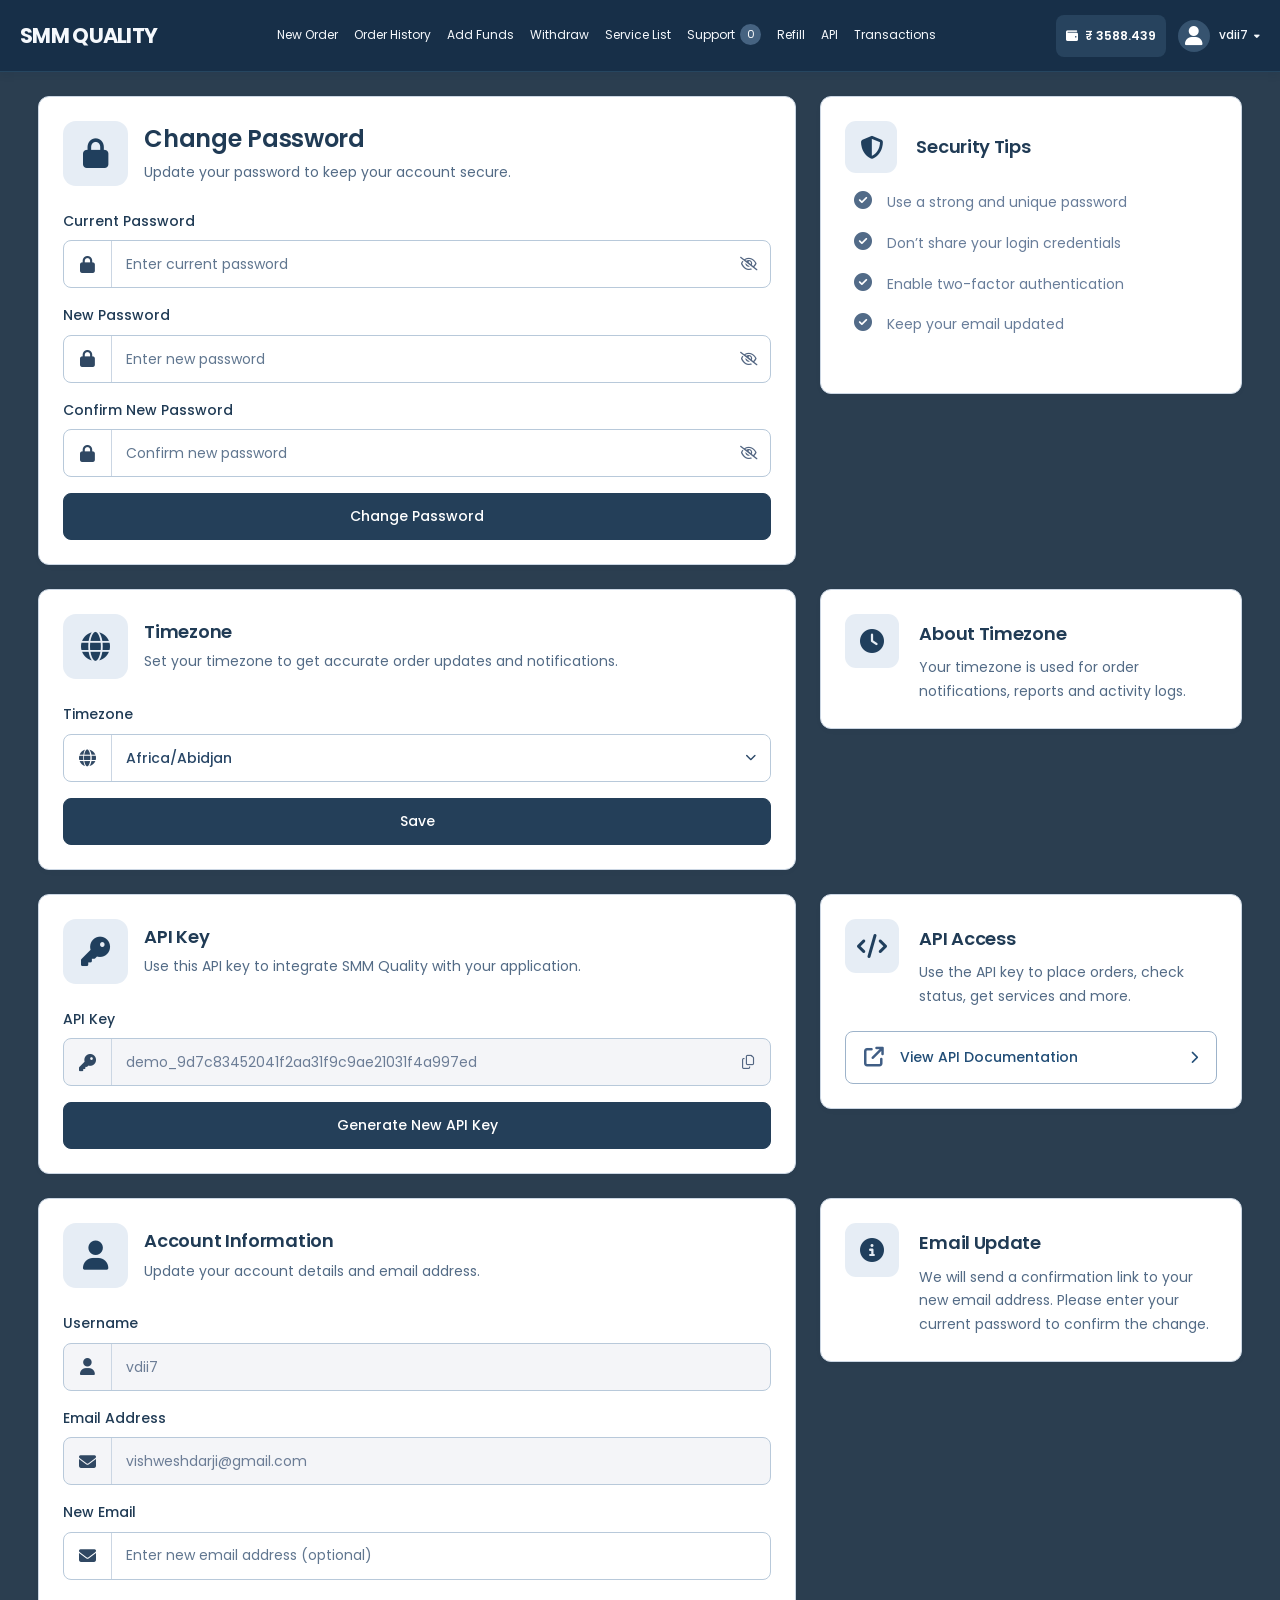
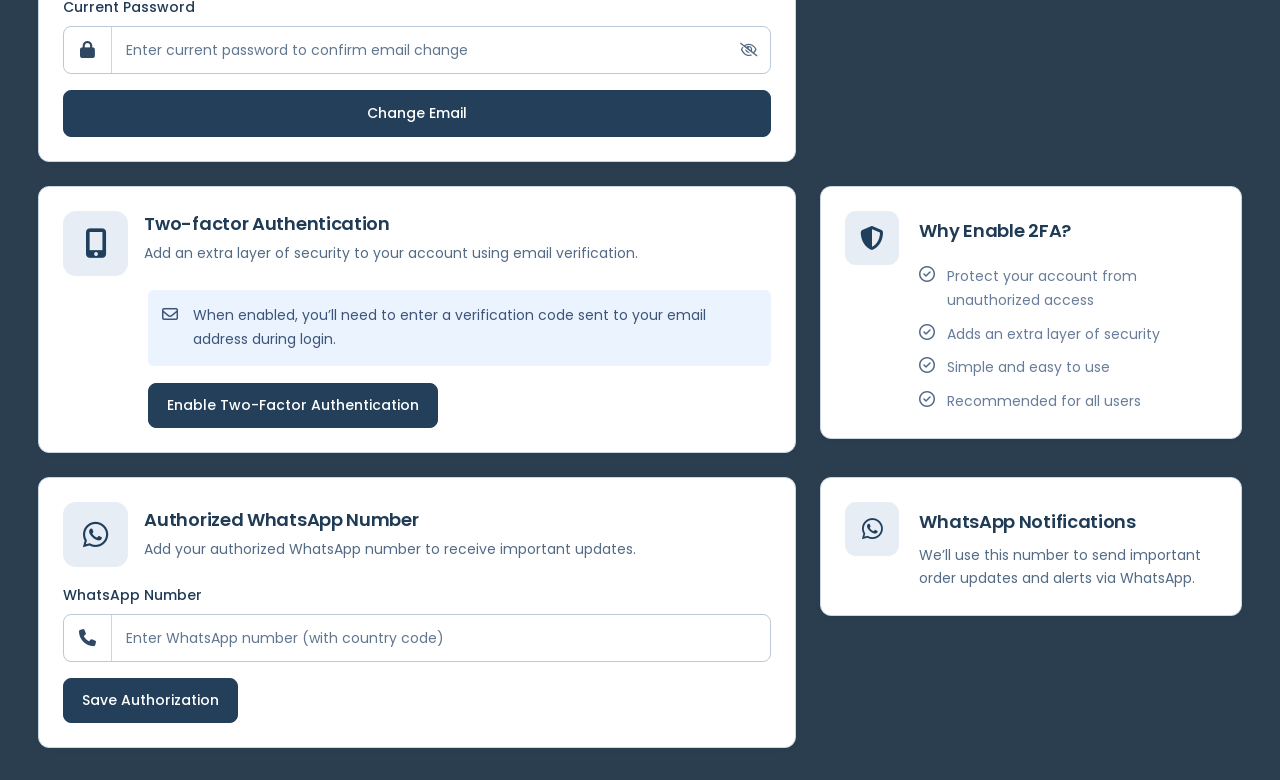
<file: account.html>
<!DOCTYPE html>
<html lang="en">
<head>
  <meta charset="UTF-8">
  <meta name="viewport" content="width=device-width, initial-scale=1.0">
  <meta name="theme-color" content="#30465b">
  <title>Account Settings · SMM Quality</title>
  <link rel="preconnect" href="https://fonts.googleapis.com">
  <link rel="preconnect" href="https://fonts.gstatic.com" crossorigin>
  <link href="https://fonts.googleapis.com/css2?family=Poppins:wght@400;500;600;700&display=swap" rel="stylesheet">
  <link rel="stylesheet" href="https://cdnjs.cloudflare.com/ajax/libs/font-awesome/6.5.2/css/all.min.css">
  <style>
    :root{--ink:#0b142c;--muted:#6b7b9c;--line:#e3ebf4;--soft:#f3f6fb;--blue:#087bff;--button:#30465b;--radius:11px}
    *{box-sizing:border-box}body{margin:0;background:radial-gradient(ellipse at 50% 0,#fff 0,#f8fbfe 78%);color:var(--ink);font-family:Poppins,Arial,sans-serif;font-size:15px;-webkit-font-smoothing:antialiased}button,input,select{font:inherit}button,a,input,select{-webkit-tap-highlight-color:transparent}a{color:inherit;text-decoration:none}button{cursor:pointer}button,input,select,a{outline-offset:4px}button:focus-visible,a:focus-visible{outline:3px solid #82baff}input:focus,select:focus{outline:none;border-color:#83b5ec;box-shadow:0 0 0 3px #087bff10}button{transition:background .2s,transform .2s,box-shadow .2s}button:active{transform:translateY(1px)}[hidden]{display:none!important}
    .topbar{height:65px;background:#ffffffed;border-bottom:1px solid var(--line);box-shadow:0 3px 16px #243e5c03;position:relative;z-index:10}.header-inner{max-width:1600px;height:100%;margin:auto;padding:0 3%;display:flex;align-items:center;gap:39px}.brand{font-weight:800;font-size:25px;letter-spacing:-1px;white-space:nowrap}.nav{display:flex;align-items:center;gap:3px}.nav-link{border:0;background:none;padding:13px 14px;font-size:13px;font-weight:500;color:#354a6e;white-space:nowrap;border-radius:8px;transition:background .2s,color .2s}.nav-link:hover{background:var(--soft);color:var(--ink)}.nav-link.active{background:#eff3f9;color:var(--ink);font-weight:650}.badge{display:inline-grid;place-items:center;background:#596b8b;color:#fff;border-radius:50%;width:21px;height:21px;font-size:12px;margin-left:5px}.header-tools{margin-left:auto;display:flex;align-items:center;gap:23px}.plain-button{border:0;background:transparent;padding:8px 0;display:flex;align-items:center;gap:8px;color:#30466c;font-size:13px;white-space:nowrap}.chevron{font-size:9px}.balance-chip{background:#f5f8fb;padding:10px 15px;border-radius:8px;font-weight:750;white-space:nowrap;font-size:16px;display:flex;gap:10px;align-items:center}.avatar{display:grid;place-items:center;width:38px;height:38px;border-radius:50%;background:var(--ink);color:white;font-size:24px;margin-right:5px;box-shadow:0 0 0 4px #f7f9fc}.dropdown{position:relative}.dropdown-menu{position:absolute;right:0;top:calc(100% + 12px);min-width:180px;padding:7px;background:white;border:1px solid var(--line);box-shadow:0 12px 40px #23365118;border-radius:10px}.dropdown-menu button{width:100%;text-align:left;border:0;background:white;padding:11px;border-radius:6px;color:#354a6e;font-size:13px}.dropdown-menu button:hover{background:var(--soft)}.mobile-toggle{display:none;border:1px solid var(--line);background:var(--soft);border-radius:7px;width:39px;height:39px;color:var(--ink)}
    .page{max-width:1600px;margin:0 auto;padding:23px 3% 26px}.dashboard{display:grid;grid-template-columns:minmax(0,1.53fr) minmax(0,1fr);align-items:start;gap:17px}.left-column{display:grid;gap:14px}.card{border:1px solid var(--line);border-radius:var(--radius);background:#ffffffc9;box-shadow:0 3px 16px #354c7402}.funds{display:flex;align-items:center;gap:24px;padding:26px 25px;min-height:141px}.wallet-art{flex:0 0 105px;height:92px;border-radius:10px;background:linear-gradient(120deg,#f2f5fa,#f6f8fc);display:grid;place-items:center;font-size:45px}.funds-copy{flex:1;min-width:0}.eyebrow{font-size:14px;font-weight:600;margin:0 0 5px;color:#23395d}.funds-value{font-size:38px;font-weight:750;line-height:1.15;letter-spacing:-.9px;margin:0 0 5px;white-space:nowrap}.funds-copy small{font-size:14px;line-height:1.5;color:var(--muted);display:block}.primary{border:1px solid #30465b;background:linear-gradient(135deg,#344c62,#2c3e51);color:white;border-radius:6px;font-weight:600;box-shadow:inset 0 1px 3px #ffffff14,0 2px 3px #16324b08}.primary:hover{background:linear-gradient(135deg,#405f7a,#314c65);box-shadow:0 5px 15px #233e5a20}.add-funds{display:flex;gap:15px;align-items:center;padding:16px 20px;white-space:nowrap;font-size:17px}.add-funds i{font-size:23px}
    .order-card{padding:16px 25px 15px}.search-box{display:flex;align-items:center;border:1px solid #d4deeb;border-radius:6px;height:46px;margin-bottom:21px;transition:box-shadow .2s,border-color .2s}.search-box:focus-within{border-color:#83b5ec;box-shadow:0 0 0 3px #087bff10}.search-icon{width:48px;flex-shrink:0;display:grid;place-items:center;font-size:19px;height:100%;border-right:1px solid var(--line);color:#203756}.search-box input{width:100%;min-width:0;border:0;background:none;padding:12px;color:var(--ink);outline:none;box-shadow:none}.search-box input:focus{box-shadow:none}.search-box span{white-space:nowrap;padding-right:12px;color:var(--muted);font-size:11.5px}input::placeholder{color:var(--muted);opacity:1}.field-row{display:grid;grid-template-columns:34px minmax(0,1fr);gap:15px;margin-bottom:17px}.field-icon{font-size:23px;padding-top:1px;text-align:left}.field label,.field-label{display:block;font-size:15px;font-weight:600;margin:0 0 7px;letter-spacing:-.3px}.control{width:100%;height:40px;border:1px solid #d4deeb;border-radius:6px;background:#fff;color:var(--ink);padding:8px 14px;transition:border .2s,box-shadow .2s}.select-wrap{position:relative}.select-wrap select{appearance:none;padding-right:36px;cursor:pointer;font-size:14px}.select-wrap>i{position:absolute;right:14px;top:15px;pointer-events:none;font-size:12px}.description{display:grid;grid-template-columns:41px 1fr;gap:15px;background:linear-gradient(120deg,#f3f6fb,#f5f7fc);border-radius:7px;padding:12px 25px 13px;margin:-2px 0 14px;min-height:139px}.description>i{font-size:27px;padding-top:3px}.description h2{font-size:16px;margin:0 0 7px;font-weight:650;letter-spacing:-.3px}.description p{color:var(--muted);line-height:1.48;margin:0;font-size:14px}.description .check-line{margin-top:5px;display:flex;gap:7px;align-items:center}.check-line i{color:var(--button);font-size:19px}.quantity-line{display:grid;grid-template-columns:minmax(0,1.3fr) minmax(0,1fr);gap:29px}.quantity-line .field-row{margin-bottom:12px}.drip-control{display:flex;align-items:flex-start;gap:18px;padding-top:1px}.drip-control>i{font-size:23px}.drip-copy{flex:1}.drip-copy label{font-size:16px;font-weight:600;display:block;margin-bottom:5px;cursor:pointer}.drip-copy small{font-size:14px;white-space:nowrap;color:var(--muted)}.switch{position:relative;width:56px;height:29px;flex:0 0 56px;display:block;cursor:pointer}.switch input{position:absolute;inset:0;opacity:0;cursor:pointer;margin:0;z-index:1}.switch-track{position:absolute;inset:0;border-radius:20px;background:#c4cddd;transition:background .25s;box-shadow:inset 0 2px 4px #283c4e06}.switch-track:before{content:"";position:absolute;left:4px;top:4px;width:21px;height:21px;background:white;border-radius:50%;box-shadow:0 1px 4px #263b5f20;transition:transform .25s}.switch input:checked+.switch-track{background:var(--button)}.switch input:checked+.switch-track:before{transform:translateX(27px)}.switch input:focus-visible+.switch-track{outline:3px solid #82baff;outline-offset:3px}.drip-fields{margin:0 0 16px 49px;display:grid;grid-template-columns:1fr 1fr;gap:15px;padding:15px;background:var(--soft);border-radius:7px}.drip-fields small{grid-column:1/-1;color:var(--muted);line-height:1.5}.charge-row{margin-bottom:8px}.charge-input{display:flex;background:#f7f9fc;border:1px solid #d4deeb;border-radius:6px;height:37px;overflow:hidden}.charge-input span{padding:7px 18px;border-right:1px solid var(--line);font-weight:600}.charge-input input{background:none;border:0;width:100%;padding:8px 13px;color:var(--ink);box-shadow:none}.place-order{width:100%;min-height:44px;font-size:18px}.preview-note{margin:10px 0 0;color:var(--muted);font-size:12px;text-align:center;line-height:1.5}.no-services{font-size:13px;color:#9b4c2d;margin:7px 0 0}
    .updates{padding:24px 22px 18px}.updates-heading{display:flex;align-items:center;gap:19px;margin:0 4px 22px}.updates-heading>i{font-size:31px}.updates-heading h1{font-size:21px;letter-spacing:-.7px;margin:0;font-weight:750}.text-button{border:0;background:none;color:var(--blue);font-weight:600;padding:6px 0;font-size:15px;margin-left:auto;white-space:nowrap}.text-button:hover{color:#0059bd}.update-list{display:grid;gap:9px}.update{border:1px solid var(--line);border-radius:8px;padding:19px 20px 18px;transition:background .2s,border-color .2s}.update:hover{background:#f9fbff;border-color:#ccddef}.update-title{display:flex;gap:14px;justify-content:space-between;align-items:baseline;margin-bottom:8px}.update h2{font-size:15px;font-weight:650;letter-spacing:-.35px;margin:0}.update time{color:#7586a8;font-size:13px;white-space:nowrap}.update p{font-size:15.5px;line-height:1.4;margin:0;color:var(--muted)}.support{margin-top:14px;padding:17px 20px;display:flex;justify-content:center;align-items:center;gap:22px;min-height:61px;text-align:center;font-size:15px;font-weight:600;color:#30466d}.support>i{font-size:27px;color:var(--ink)}.support button{border:0;background:none;color:var(--blue);padding:0;font-weight:600;font-size:inherit}.support button:hover{text-decoration:underline}.toast{position:fixed;bottom:25px;left:50%;transform:translate(-50%,15px);opacity:0;pointer-events:none;z-index:50;max-width:calc(100% - 32px);width:max-content;background:#14283e;color:#fff;border:1px solid #ffffff18;border-radius:10px;padding:14px 20px;box-shadow:0 8px 35px #10243825;font-size:14px;line-height:1.5;transition:opacity .25s,transform .25s}.toast.show{opacity:1;transform:translate(-50%,0)}dialog{width:min(480px,calc(100% - 32px));border:1px solid var(--line);border-radius:15px;padding:27px;color:var(--ink);box-shadow:0 24px 90px #15283a25}dialog::backdrop{background:#10213755;backdrop-filter:blur(4px)}.dialog-head{display:flex;justify-content:space-between;align-items:center;gap:15px}.dialog-head h2{margin:0;font-size:22px;letter-spacing:-.6px}.close-dialog{border:0;background:var(--soft);width:32px;height:32px;border-radius:50%;color:var(--ink)}dialog p{color:var(--muted);line-height:1.6}dialog dl{display:grid;grid-template-columns:100px 1fr;gap:13px;font-size:14px}dialog dt{color:var(--muted)}dialog dd{margin:0;overflow-wrap:anywhere}dialog .primary{padding:12px 20px;width:100%;margin-top:10px}.dialog-tag{display:inline-block;background:#edf5ff;color:#2367ac;font-size:12px;font-weight:600;border-radius:5px;padding:5px 8px;margin-bottom:15px}
    @media(min-width:1500px){.header-inner{gap:40px}.nav-link{padding:13px 14px}.page{padding-top:23px}.funds{min-height:141px}.order-card{padding-top:16px}.dashboard{gap:17px}}
    @media(max-width:1350px){.header-inner{gap:22px}.nav-link{padding:12px 8px;font-size:12px}.header-tools{gap:15px}.brand{font-size:23px}.funds{gap:18px;padding:24px 20px}.wallet-art{flex-basis:80px;height:82px;font-size:38px}.funds-value{font-size:32px}.add-funds{padding:15px;font-size:15px;gap:9px}.funds-copy small{font-size:12px}.order-card{padding-left:20px;padding-right:20px}.search-box span{font-size:10px}.quantity-line{gap:19px;grid-template-columns:1.15fr 1fr}.drip-control{gap:12px}.drip-copy small{font-size:12px}.update{padding:18px 17px}.update h2{font-size:14px}.update p{font-size:14px}.update time{font-size:11px}.updates{padding:23px 18px 18px}.updates-heading{gap:15px}.updates-heading h1{font-size:20px}}
    @media(max-width:1120px){.header-inner{gap:20px}.nav-link{padding:12px 7px}.header-tools{gap:15px}.currency-dropdown{display:none}.balance-chip{font-size:13px;padding:10px}.brand{font-size:21px}.user-name{display:none}.header-tools .plain-button{gap:0}.dashboard{grid-template-columns:minmax(0,1.45fr) minmax(0,1fr)}.funds{flex-wrap:wrap;gap:15px}.funds-copy{min-width:200px}.add-funds{width:100%;justify-content:center;padding:11px}.wallet-art{height:72px;flex-basis:75px}.search-box span{display:none}.quantity-line{grid-template-columns:1fr;gap:0}.drip-control{padding:0 0 15px 0;margin-left:49px}.drip-copy small{font-size:13px}.switch{margin-left:auto}.updates-heading{gap:12px}.updates-heading h1{font-size:18px}.updates-heading>i{font-size:26px}.text-button{font-size:13px}.update-title{flex-wrap:wrap;gap:5px}.update time{font-size:11px}.update p{font-size:14px}.description{padding-left:16px;gap:8px}.description p{font-size:13px}}
    @media(max-width:900px){.topbar{height:66px}.header-inner{padding:0 4%;gap:15px}.mobile-toggle{display:block}.brand{font-size:23px}.header-tools{gap:17px}.nav{display:none;position:absolute;top:65px;left:0;right:0;background:white;padding:12px 4% 18px;border-bottom:1px solid var(--line);box-shadow:0 15px 20px #2039570b;grid-template-columns:repeat(4,1fr);gap:6px}.nav.open{display:grid}.nav-link{padding:13px 9px;text-align:center;font-size:13px}.balance-chip{font-size:14px}.user-name{display:inline}.header-tools .plain-button{gap:7px}.page{padding:20px 4%}.dashboard{grid-template-columns:1fr}.funds{flex-wrap:nowrap;padding:22px}.funds-copy{min-width:0}.funds-copy small{font-size:13px}.add-funds{width:auto;padding:15px 19px}.wallet-art{height:82px;flex-basis:90px}.order-card{padding:20px 24px}.quantity-line{grid-template-columns:1.2fr 1fr;gap:25px}.drip-control{margin-left:0;padding-top:1px}.description p{font-size:14px}.description{padding-left:24px;gap:15px}.updates{padding:22px 24px}.updates-heading h1{font-size:21px}.update-title{flex-wrap:nowrap}.update h2{font-size:15px}.update time{font-size:12px}.update p{font-size:15px}.update-list{grid-template-columns:1fr 1fr;gap:12px}.update:last-child{grid-column:1/-1}.update{padding:18px}.support{font-size:13px;gap:15px}.currency-dropdown{display:block}}
    @media(max-width:600px){.header-inner{gap:12px}.brand{font-size:20px;letter-spacing:-.8px}.header-tools{gap:12px}.avatar{height:32px;width:32px;font-size:20px;margin:0}.user-name,.user-chevron,.currency-dropdown{display:none}.balance-chip{font-size:12px;gap:6px;padding:9px 8px}.balance-chip i{display:none}.mobile-toggle{width:33px;height:33px}.nav{grid-template-columns:repeat(2,1fr)}.page{padding:15px 4% 20px}.left-column{gap:12px}.dashboard{gap:14px}.funds{padding:18px;gap:15px;flex-wrap:wrap}.wallet-art{height:69px;flex-basis:69px;font-size:33px}.funds-value{font-size:30px;letter-spacing:-1px}.eyebrow{font-size:11px;letter-spacing:.3px}.funds-copy small{font-size:12px;line-height:1.6}.add-funds{width:100%;padding:11px;font-size:14px}.add-funds i{font-size:18px}.order-card{padding:16px}.search-box{margin-bottom:21px}.search-box input{font-size:13px}.search-icon{width:41px;font-size:17px}.field-row{grid-template-columns:23px 1fr;gap:12px;margin-bottom:17px}.field-icon{font-size:20px;padding-top:2px}.field label,.field-label{font-size:13px;margin-bottom:8px}.control{height:43px;font-size:13px;padding-left:11px}.select-wrap select{font-size:12px}.select-wrap>i{top:16px;right:11px}.description{grid-template-columns:23px 1fr;padding:15px 12px;gap:12px;margin-bottom:17px}.description>i{font-size:23px}.description h2{font-size:14px}.description p{font-size:12px;line-height:1.65}.description .check-line{align-items:flex-start}.check-line i{font-size:16px;margin-top:2px}.quantity-line{grid-template-columns:1fr;gap:0}.drip-control{margin-left:35px;gap:12px;padding:0 0 19px}.drip-control>i{font-size:21px}.drip-copy label{font-size:14px}.drip-copy small{font-size:12px}.drip-fields{margin-left:35px;padding:12px;gap:10px;grid-template-columns:1fr}.drip-fields label{font-size:12px}.charge-row{margin-bottom:12px}.charge-input{height:40px}.place-order{min-height:44px;font-size:15px}.updates{padding:20px 16px 16px}.updates-heading{margin:0 2px 18px;gap:13px}.updates-heading h1{font-size:19px}.updates-heading>i{font-size:26px}.text-button{font-size:13px}.update-list{grid-template-columns:1fr;gap:10px}.update{padding:17px 15px}.update h2{font-size:13px}.update time{font-size:10px}.update p{font-size:13px;line-height:1.6}.support{padding:16px 17px;align-items:center;gap:13px;font-size:12px;line-height:1.7}.support>i{font-size:23px;flex-shrink:0}.preview-note{font-size:11px}.toast{font-size:12px;bottom:16px}}
    /* Shared header: reuse this markup, styling, and menu behavior on every new page. */
    .header-inner{width:100%;min-width:0;gap:clamp(16px,2vw,32px)}
    .brand,.header-tools,.mobile-toggle{flex-shrink:0}
    .nav{min-width:0;flex-shrink:0}
    .header-tools{gap:clamp(12px,1.4vw,23px)}
    .left-column,.card,.field,.select-wrap,.description>div,.drip-copy{min-width:0}
    .control{min-width:0;max-width:100%}
    .charge-input input{min-width:0}
    .drip-copy small{white-space:normal}
    @media(min-width:1241px) and (max-width:1450px){
      .header-inner{gap:16px}
      .brand{font-size:23px}
      .nav{gap:2px}
      .nav-link{padding:12px 9px;font-size:12px}
      .header-tools{gap:14px}
      .balance-chip{font-size:14px;padding:10px 12px}
      .avatar{width:34px;height:34px;font-size:22px;margin-right:0}
    }
    @media(min-width:901px) and (max-width:1240px){
      .topbar{height:66px}
      .mobile-toggle{display:block}
      .header-inner{gap:18px}
      .header-tools{gap:20px}
      .currency-dropdown{display:block}
      .user-name{display:inline}
      .header-tools .plain-button{gap:8px}
      .nav{display:none;position:absolute;top:65px;left:0;right:0;background:white;padding:12px 3% 18px;border-bottom:1px solid var(--line);box-shadow:0 15px 20px #2039570b;grid-template-columns:repeat(4,minmax(0,1fr));gap:6px}
      .nav.open{display:grid}
      .nav-link{padding:13px 9px;text-align:center;font-size:13px}
    }
    .primary:disabled{opacity:.5;cursor:not-allowed;box-shadow:none}
    @media(max-width:380px){.header-inner{gap:8px}.brand{font-size:17px}.header-tools{gap:8px}.balance-chip{font-size:11px;padding:8px 6px}.avatar{width:28px;height:28px;font-size:17px}.mobile-toggle{width:30px;height:32px}.funds-value{font-size:26px}.wallet-art{flex-basis:55px;height:60px;font-size:29px}.funds{gap:11px}.update-title{gap:8px}.update h2{font-size:12px}.update time{font-size:9px}}
    @media(prefers-reduced-motion:no-preference){.card{animation:arrive .45s ease both}.updates{animation-delay:.08s}.support{animation-delay:.12s}@keyframes arrive{from{opacity:0;transform:translateY(8px)}to{opacity:1;transform:translateY(0)}}} @media(prefers-reduced-motion:reduce){*,*:before,*:after{animation:none!important;transition:none!important;scroll-behavior:auto!important}}

    .settings-layout{display:grid;grid-template-columns:minmax(0,1.8fr) minmax(0,1fr);gap:19px 20px;align-items:start}.settings-card{padding:22px 24px}.settings-intro{display:flex;align-items:center;gap:26px;margin-bottom:19px}.settings-icon{display:grid;place-items:center;width:65px;height:65px;flex:0 0 65px;border-radius:13px;background:linear-gradient(135deg,#edf3fd,#f2f6fc);font-size:29px}.settings-intro h1,.settings-intro h2{font-size:22px;font-weight:750;letter-spacing:-.7px;margin:0 0 6px}.settings-intro p{font-size:14px;color:var(--muted);margin:0;line-height:1.65}.settings-field{margin-bottom:15px}.settings-field>label{font-size:14px;display:block;font-weight:650;letter-spacing:-.2px;margin-bottom:7px}.settings-input{display:flex;align-items:center;min-height:43px;border:1px solid #d5dfed;border-radius:6px;background:white;overflow:hidden;transition:border-color .2s,box-shadow .2s;position:relative}.settings-input:focus-within{border-color:#83b5ec;box-shadow:0 0 0 3px #087bff10}.settings-input>.input-icon{display:grid;place-items:center;align-self:stretch;flex:0 0 48px;border-right:1px solid var(--line);font-size:17px;color:#304863}.settings-input input,.settings-input select{min-width:0;width:100%;border:0;background:none;color:#344d6d;font:inherit;font-size:14px;padding:11px 14px;outline:none;box-shadow:none}.settings-input input:focus,.settings-input select:focus{box-shadow:none}.settings-input:has(input[readonly]){background:#f4f5f8}.settings-input input[readonly]{color:#6c7d96}.settings-input select{appearance:none;padding-right:37px;cursor:pointer}.settings-input>.fa-chevron-down{position:absolute;right:15px;top:16px;font-size:11px;pointer-events:none;color:#304863}.visibility-button,.copy-key{border:0;background:none;color:#536682;display:grid;place-items:center;align-self:stretch;padding:0 14px;flex:0 0 44px;font-size:16px}.visibility-button:hover,.copy-key:hover{background:#edf3fb;color:#087bff}.settings-submit{width:100%;min-height:47px;font-size:16px}.settings-help{padding:23px 22px;min-width:0}.help-heading{display:flex;gap:19px;align-items:center;margin-bottom:18px}.help-heading .settings-icon{width:52px;height:52px;flex-basis:52px;font-size:23px;border-radius:11px}.help-heading h2{font-size:18px;margin:0;font-weight:750;letter-spacing:-.5px}.security-list{list-style:none;margin:0;padding:0 9px 17px;display:grid;gap:17px}.security-list li{display:flex;align-items:flex-start;gap:15px;color:#687d9a;font-size:14px;line-height:1.5}.security-list i{font-size:18px;color:#526b88;padding-top:1px}.help-inline{display:flex;gap:20px;align-items:flex-start}.help-inline .settings-icon{width:54px;height:54px;flex-basis:54px;font-size:24px;border-radius:11px}.help-inline h2{font-size:18px;font-weight:750;letter-spacing:-.5px;margin:7px 0 10px}.help-inline p{font-size:14px;color:var(--muted);line-height:1.65;margin:0}.api-doc-link{display:flex;align-items:center;gap:20px;width:100%;border:1px solid var(--line);border-radius:7px;padding:19px 20px;margin-top:22px;font-size:14px;font-weight:650;transition:background .2s,border-color .2s}.api-doc-link:hover{background:#f1f6fd;border-color:#afc9e8}.api-doc-link i:first-child{font-size:20px;color:#405e85}.api-doc-link i:last-child{margin-left:auto;font-size:13px}.twofa-card .settings-intro{margin-bottom:14px;align-items:flex-start}.twofa-content{margin-left:91px}.twofa-notice{display:flex;align-items:flex-start;gap:15px;padding:14px;background:#ebf3ff;border-radius:6px;font-size:12px;line-height:1.6;color:#3c5578;margin-bottom:17px}.twofa-notice i{font-size:16px;padding-top:2px}.secondary-action{background:linear-gradient(135deg,#467dbb,#34659a);border:1px solid #34659a;color:white;border-radius:4px;min-height:34px;font-weight:600;font-size:12px;padding:8px 17px;box-shadow:inset 0 1px 3px #ffffff20}.secondary-action:hover{background:#2d619b}.twofa-help .security-list{padding:12px 0 0;gap:10px}.twofa-help .security-list li{font-size:12px;gap:12px}.twofa-help .security-list i{font-size:16px}.whatsapp-card .settings-intro{margin-bottom:17px}.whatsapp-save{padding:10px 19px;font-size:14px;min-height:37px}.preview-feedback{font-size:13px;line-height:1.6;border:1px solid #d2e6da;background:#edf7f1;color:#32634a;padding:11px 13px;border-radius:6px;margin:12px 0 0}.settings-card,.settings-help{animation:none}.help-password{min-height:298px}.settings-help p{overflow-wrap:anywhere}
    @media(max-width:1120px){.settings-card{padding:20px}.settings-intro{gap:21px}.settings-intro h1,.settings-intro h2{font-size:20px}.settings-intro p{font-size:13px}.settings-icon{height:59px;width:59px;flex-basis:59px;font-size:27px}.settings-help{padding:21px 18px}.help-heading{gap:15px}.help-heading h2,.help-inline h2{font-size:16px}.help-inline{gap:16px}.help-inline p{font-size:12px}.security-list{padding-left:3px;padding-right:3px;gap:15px}.security-list li{font-size:12px;gap:12px}.help-password{min-height:280px}.twofa-content{margin-left:80px}.api-doc-link{gap:13px;font-size:12px;padding:16px}.help-inline .settings-icon{height:46px;width:46px;flex-basis:46px;font-size:22px}.settings-field>label{font-size:13px}.settings-input input,.settings-input select{font-size:13px}.settings-submit{font-size:14px;min-height:44px}}
    @media(max-width:800px){.settings-layout{grid-template-columns:minmax(0,1.5fr) minmax(0,1fr);gap:16px}.settings-card{padding:19px 16px}.settings-intro{gap:15px;align-items:flex-start}.settings-intro h1,.settings-intro h2{font-size:18px}.settings-intro p{font-size:12px}.settings-icon{height:51px;width:49px;flex-basis:49px;font-size:24px;border-radius:10px}.settings-help{padding:19px 15px}.help-heading{gap:12px;align-items:flex-start}.help-heading .settings-icon{height:44px;width:42px;flex-basis:42px;font-size:21px}.help-heading h2{padding-top:10px;font-size:15px}.help-inline{gap:12px}.help-inline h2{font-size:15px}.help-inline p{font-size:11px}.help-inline .settings-icon{width:40px;height:44px;flex-basis:40px;font-size:20px}.settings-input>.input-icon{flex-basis:37px;font-size:15px}.settings-input input,.settings-input select{font-size:12px;padding-left:11px}.visibility-button,.copy-key{padding:0 10px;flex-basis:34px;font-size:14px}.twofa-content{margin-left:0}.twofa-notice{font-size:11px;gap:10px}.twofa-help .security-list li{font-size:11px}.api-doc-link{font-size:11px;padding:14px 10px;gap:10px}.api-doc-link i:first-child{font-size:17px}.help-password{min-height:0}.security-list{gap:14px;padding-bottom:5px}.security-list li{font-size:11px}}
    @media(max-width:600px){.settings-layout{grid-template-columns:minmax(0,1fr);gap:14px}.settings-card{padding:19px 16px}.settings-intro{gap:16px;margin-bottom:18px}.settings-intro h1,.settings-intro h2{font-size:19px;margin-top:3px}.settings-intro p{font-size:12px}.settings-icon{height:53px;width:51px;flex-basis:51px;font-size:25px}.settings-field{margin-bottom:15px}.settings-field>label{font-size:12px;margin-bottom:7px}.settings-input{min-height:44px}.settings-input>.input-icon{flex-basis:39px}.settings-input input,.settings-input select{font-size:12px;padding:12px 10px}.settings-input select{padding-right:32px}.visibility-button,.copy-key{flex-basis:39px;padding:0 11px}.settings-submit{font-size:14px;min-height:44px}.settings-help{padding:19px 17px}.help-heading h2,.help-inline h2{font-size:16px}.help-heading{margin-bottom:17px}.help-inline p{font-size:12px}.security-list{gap:13px;padding:0 3px 3px}.security-list li{font-size:12px}.help-inline{gap:16px}.help-inline .settings-icon{width:43px;height:45px;flex-basis:43px}.help-inline h2{margin-top:4px;margin-bottom:7px}.api-doc-link{font-size:12px;padding:16px 13px;margin-top:18px}.twofa-notice{font-size:11px;padding:12px}.secondary-action{font-size:11px}.twofa-help .security-list li{font-size:12px}.whatsapp-save{width:100%;font-size:13px}.preview-feedback{font-size:12px}}

    .dropdown-menu a{display:block;width:100%;text-align:left;background:white;padding:11px;border-radius:6px;color:#354a6e;font-size:13px}.dropdown-menu a:hover,.dropdown-menu a[aria-current="page"]{background:var(--soft)}

    /* Shared UI standards — keep identical in every standalone page. */
    :root{--font-ui:'Poppins',Arial,sans-serif;--text-title:24px;--text-section:18px;--text-body:14px;--text-small:12px;--text-table:12px;--control-height:44px;--button-height:44px;--button-small-height:34px;--space-card:24px;--space-section:20px;--space-field:16px;--ui-radius:8px}
    body{font-family:var(--font-ui);font-size:var(--text-body);line-height:1.6}
    button,input,select,textarea{font-family:var(--font-ui)}
    button,a,input,select,textarea{font-weight:400}
    h1,h2,h3{line-height:1.35;font-weight:600;letter-spacing:-.4px}
    :is(.section-intro h1,.settings-intro h1,.history-heading h1,.refill-heading h1,.orders-title h1,.catalog-title h1,.api-title h1,.funding-intro h1){font-size:var(--text-title);font-weight:600;line-height:1.35;letter-spacing:-.6px;margin:0 0 6px}
    :is(.section-intro h2,.settings-intro h2,.side-heading,.side-intro h2,.help-heading h2,.help-inline h2,.tickets-heading h2,.updates-heading h1,.category-heading h2,.aside-heading){font-size:var(--text-section);font-weight:600;line-height:1.4;letter-spacing:-.4px}
    :is(.endpoint h2,.overview-card h2,.description h2){font-size:16px;font-weight:600;line-height:1.4}
    :is(.update h2,.steps h3,.information-item h3,.help-copy h2){font-size:14px;font-weight:600;line-height:1.5}
    :is(.section-intro p,.settings-intro p,.history-heading p,.refill-heading p,.orders-title p,.catalog-title p,.api-title p,.funding-intro p,.side-intro p,.help-inline p,.information-item p,.steps p,.update p,.description p,.help-copy p){font-size:var(--text-body);line-height:1.65;font-weight:400}
    :is(.field-hint,.message-hint,.qr-caption,.local-note,.catalog-note,.order-preview-note,.preview-note,.date-filter-note,.dialog-caption){font-size:var(--text-small);line-height:1.6}
    :is(.field label,.field-label,.ticket-field>label,.settings-field>label,.payment-field label){font-size:13px;font-weight:500;line-height:1.5;margin-bottom:8px;letter-spacing:0}
    :is(.primary,.help-action,.secondary-action,.reset-filters,.order-reset,.view-ticket,.view-transaction,.view-refill,.reorder-button,.service-view,.contact-api,.contact-action,.api-doc-link,.service-order-link,.refill-preview-link,.clear-date){font-family:var(--font-ui);font-weight:500;line-height:1.4;letter-spacing:0;border-radius:var(--ui-radius);display:inline-flex;align-items:center;justify-content:center;gap:10px;text-align:center;min-width:0;vertical-align:middle}
    :is(.primary,.help-action,.secondary-action,.reset-filters,.order-reset,.contact-api,.service-order-link,.refill-preview-link,.clear-date){height:auto;min-height:var(--button-height);padding:11px 18px;font-size:13px}
    :is(.place-order,.pay-button,.submit-ticket,.settings-submit){width:100%;min-height:48px;font-size:14px;padding:12px 18px}
    :is(.add-funds,.whatsapp-save,.secondary-action){min-height:44px;font-size:13px;padding:11px 18px}
    .add-funds i{font-size:19px}
    :is(.view-ticket,.view-transaction,.view-refill,.reorder-button,.service-view){min-height:var(--button-small-height);padding:7px 11px;font-size:11px;gap:8px;white-space:nowrap;border-radius:6px}
    :is(.view-ticket,.view-transaction,.view-refill,.reorder-button,.service-view) i{font-size:13px}
    :is(.contact-action,.api-doc-link){min-height:56px;padding:15px 18px;font-size:13px;justify-content:flex-start;text-align:left;gap:16px}
    .contact-action{width:100%}.contact-api,.service-order-link,.refill-preview-link{display:flex}
    :is(.copy-code,.copy-key,.copy-button,.visibility-button,.close-dialog,.more-order){min-width:34px;min-height:34px;font-size:14px;border-radius:6px}
    .copy-code{width:34px;height:34px;top:7px;right:7px}.code-block pre{padding-right:49px}
    :is(.control,.payment-select select,.filter-select select,.order-filter select,.catalog-select select){min-height:var(--control-height);height:var(--control-height);font-family:var(--font-ui);font-size:13px;line-height:1.5;border-radius:var(--ui-radius);font-weight:400}
    :is(.select-wrap select,.payment-select select){font-size:13px}
    :is(.support-input,.settings-input,.input-group,.search-box,.transaction-search,.order-search,.catalog-search,.ticket-search,.refill-search,.copy-field,.date-trigger,.charge-input){min-height:var(--control-height);height:auto;border-radius:var(--ui-radius)}
    :is(.support-input input,.support-input select,.settings-input input,.settings-input select,.input-group input,.search-box input,.transaction-search input,.order-search input,.catalog-search input,.ticket-search input,.refill-search input){font-family:var(--font-ui);font-size:13px;line-height:1.5;padding-top:11px;padding-bottom:11px;min-height:42px;font-weight:400}
    .support-input textarea{font-family:var(--font-ui);font-size:13px;line-height:1.65;min-height:120px}
    .charge-input input{font-size:13px;font-family:var(--font-ui)}.charge-input span{display:grid;place-items:center;padding:8px 16px;font-size:14px}
    :is(.select-wrap>i,.payment-select>i,.filter-select i,.order-filter>.fa-chevron-down,.catalog-select>.fa-chevron-down,.support-input>.fa-chevron-down,.settings-input>.fa-chevron-down){top:17px;font-size:11px}
    .order-date>.fa-calendar-days{top:14px}.catalog-select>i:not(.fa-chevron-down){top:15px}.payment-select .upi-mark{top:7px}
    :is(.ticket-field,.settings-field,.payment-field,.payment-field.utr-field){margin-bottom:var(--space-field)}
    .field-row{margin-bottom:var(--space-field)}
    :is(.section-intro,.settings-intro,.funding-intro){gap:20px;margin-bottom:var(--space-section)}
    :is(.ticket-form-card,.settings-card,.funding-card,.updates,.side-card,.information-card,.quick-card,.settings-help,.refill-card,.overview-card){padding:var(--space-card)}
    :is(.support-layout,.funding-layout,.settings-layout,.dashboard){gap:var(--space-section)}
    :is(.left-column,.funding-sidebar,.support-sidebar,.service-groups){gap:var(--space-section)}
    :is(.history-heading,.orders-title,.catalog-title,.api-title){padding:var(--space-card);gap:20px}
    :is(.order-filters,.catalog-filters){padding:20px 24px;gap:16px}
    :is(.history-body,.tickets-card){padding:20px 24px}
    :is(.catalog-footer,.orders-footer){padding:16px 24px}
    :is(.help-card,.tickets-card,.support,.orders-title){margin-top:var(--space-section)}.orders-title{margin-top:0}
    :is(.orders-table,.services-table,.refill-table,.transaction-table,.tickets-table,.api-table){font-family:var(--font-ui)}
    :is(.orders-table,.services-table,.refill-table,.transaction-table,.tickets-table,.api-table) th{font-size:12px;font-weight:600;line-height:1.5;padding-top:13px;padding-bottom:13px}
    :is(.orders-table,.services-table,.refill-table,.transaction-table,.tickets-table,.api-table) td{font-size:var(--text-table);font-weight:400;line-height:1.6}
    :is(.service-time,.service-description,.order-date-cell,.refill-date){font-size:12px!important;line-height:1.6!important}
    :is(.order-id,.refill-order,.subject-link,.order-detail-link){font-family:var(--font-ui);font-size:12px;font-weight:400}
    :is(.transaction-table .amount,.charge-cell){font-size:13px;font-weight:500}
    :is(.order-status,.transaction-type,.refill-status,.status-pill){font-size:11px;font-weight:500;line-height:1.5;padding:6px 10px;border-radius:8px}
    :is(.orders-pagination,.catalog-pagination,.transaction-pagination,.refill-pagination,.pagination){gap:8px}
    :is(.orders-pagination,.catalog-pagination,.transaction-pagination,.refill-pagination,.pagination) button{min-width:36px;width:36px;height:36px;padding:0 7px;border-radius:7px;font-family:var(--font-ui);font-size:12px;font-weight:500}
    :is(.orders-summary,.catalog-summary,.result-summary,.refill-summary){font-size:12px;line-height:1.6}
    .status-tab{min-height:42px;font-size:12px;font-weight:500;padding:10px 15px;gap:9px;border-radius:7px}.status-tab span{font-size:11px;font-weight:400}
    .category-heading{min-height:54px}.category-count{font-size:12px;font-weight:400}.service-meta strong{font-size:12px;font-weight:500}.server-tag{font-size:10px}
    .header-inner{gap:20px}.brand{font-family:var(--font-ui);font-size:24px;font-weight:700;letter-spacing:-.8px}.nav-link{font-family:var(--font-ui);font-size:12px;line-height:1.5;font-weight:400;padding:12px 10px;min-height:42px;display:flex;align-items:center;justify-content:center;gap:5px}.nav-link.active{font-weight:500}.header-tools{gap:16px}.plain-button{font-size:12px;font-family:var(--font-ui);font-weight:400}.balance-chip{font-size:14px;font-weight:600}.dropdown-menu :is(a,button){font-family:var(--font-ui);font-size:12px;font-weight:400;line-height:1.6;min-height:40px;padding:10px 12px}.badge{font-size:11px;margin-left:0}
    .text-button{font-size:13px;font-weight:500;min-height:36px}.support{font-size:13px;font-weight:500;line-height:1.6}.support button{font:inherit;font-weight:500}.funds-copy small{font-size:13px;line-height:1.6}.eyebrow{font-size:12px;font-weight:500}.funds-value{font-size:36px;font-weight:600;line-height:1.2}.search-box span{font-size:11px}.drip-copy label{font-size:14px;font-weight:500}.drip-copy small{font-size:12px;line-height:1.6}.description{padding:16px 20px}.update{padding:18px}.side-intro{gap:20px}.twofa-content{margin-left:85px}
    dialog{font-family:var(--font-ui);padding:24px}.dialog-head h2{font-size:21px;font-weight:600;line-height:1.4}dialog p{font-size:13px;line-height:1.7}dialog dl{font-size:12px;line-height:1.65}dialog .primary{width:100%;min-height:44px}.toast{font-family:var(--font-ui);font-size:13px;line-height:1.6}.preview-feedback{font-size:12px;line-height:1.65}.code-block pre,.code-block code,.api-key{font-family:Consolas,'Courier New',monospace}
    @media(min-width:901px) and (max-width:1400px){.topbar{height:66px}.mobile-toggle{display:block}.nav{display:none;position:absolute;top:65px;left:0;right:0;padding:12px 3% 18px;background:white;border-bottom:1px solid var(--line);box-shadow:0 15px 20px #2039570b;grid-template-columns:repeat(4,minmax(0,1fr));gap:6px}.nav.open{display:grid}.header-tools{margin-left:auto}.currency-dropdown{display:block}.user-name{display:inline}.header-tools .plain-button{gap:8px}}
    @media(min-width:1401px){.nav{gap:2px}.header-inner{gap:20px}.nav-link{padding-left:8px;padding-right:8px}.brand{font-size:23px}.header-tools{gap:14px}.balance-chip{padding:10px 12px}.avatar{width:34px;height:34px;font-size:22px;margin-right:0}}
    @media(max-width:1120px){:root{--space-card:20px;--text-title:22px}.search-box span{display:none}.twofa-content{margin-left:79px}.settings-intro{gap:20px}}
    @media(max-width:900px){.nav-link{font-size:12px}.header-inner{gap:15px}.brand{font-size:22px}.header-tools{gap:15px}.nav.open{grid-template-columns:repeat(4,minmax(0,1fr))}.twofa-content{margin-left:0}.funds-value{font-size:32px}}
    @media(max-width:600px){:root{--text-title:20px;--text-section:17px;--text-body:12px;--text-small:11px;--text-table:11px;--space-card:16px;--space-section:16px;--space-field:16px}.header-inner{gap:10px}.brand{font-size:18px;letter-spacing:-.6px}.header-tools{gap:10px}.balance-chip{font-size:11px;padding:9px 7px}.plain-button{font-size:11px}.avatar{width:30px;height:30px;font-size:19px;margin:0}.mobile-toggle{width:33px;flex-basis:33px}.nav.open{grid-template-columns:repeat(2,minmax(0,1fr))}.nav-link{font-size:12px;min-height:42px;padding:11px 8px}.currency-dropdown{display:none}.user-name,.user-chevron{display:none}
      :is(.section-intro,.settings-intro,.funding-intro){gap:15px}.twofa-content{margin-left:0}
      :is(.control,.select-wrap select,.payment-select select,.filter-select select,.order-filter select,.catalog-select select,.support-input input,.support-input select,.settings-input input,.settings-input select,.input-group input,.search-box input,.transaction-search input,.order-search input,.catalog-search input,.ticket-search input,.refill-search input,.support-input textarea){font-size:12px}
      :is(.field label,.field-label,.ticket-field>label,.settings-field>label,.payment-field label){font-size:12px}
      :is(.primary,.help-action,.secondary-action,.reset-filters,.order-reset,.contact-api,.service-order-link,.refill-preview-link,.clear-date){font-size:12px;min-height:44px;padding:11px 14px}
      :is(.place-order,.pay-button,.submit-ticket,.settings-submit){font-size:13px;min-height:46px}
      :is(.view-ticket,.view-transaction,.view-refill,.reorder-button,.service-view){font-size:11px;min-height:34px;padding:7px 10px}
      :is(.contact-action,.api-doc-link){font-size:12px;min-height:52px;padding:14px 16px}
      :is(.history-heading,.orders-title,.catalog-title,.api-title){padding:18px 16px;gap:15px}
      :is(.order-filters,.catalog-filters,.history-body,.tickets-card){padding:16px 13px;gap:12px}
      :is(.catalog-footer,.orders-footer){padding:15px 13px}
      :is(.orders-table,.services-table,.refill-table,.transaction-table,.tickets-table,.api-table) th{font-size:11px;padding-top:12px;padding-bottom:12px}
      :is(.service-time,.service-description,.order-date-cell,.refill-date){font-size:11px!important}.category-heading h2{font-size:14px}.category-count{font-size:11px}.status-tab{font-size:11px;padding:10px 12px}.orders-summary,.catalog-summary,.result-summary,.refill-summary{font-size:11px}.funds-value{font-size:29px}.funds-copy small{font-size:12px}.text-button{font-size:12px}.support{font-size:12px}.dialog-head h2{font-size:19px}.toast{font-size:12px}dialog{padding:20px}
    }
    @media(max-width:380px){.header-inner{gap:7px}.brand{font-size:16px;letter-spacing:-.7px}.header-tools{gap:7px}.balance-chip{font-size:10px;padding:8px 5px}.avatar{width:26px;height:26px;font-size:16px}.mobile-toggle{width:29px;flex-basis:29px}.funds-value{font-size:26px}}


    /* Shared responsive header: desktop 1280px+, tablet/mobile below 1280px. */
    .topbar{height:72px;background:#fff;border-bottom:1px solid var(--line)}
    .header-inner{width:100%;max-width:1600px;height:100%;padding:0 28px;gap:24px;align-items:center}
    .brand{flex:0 0 auto;font-size:22px;font-weight:700;line-height:1;letter-spacing:-.8px}
    .header-tools{margin-left:auto;gap:16px;flex:0 0 auto;align-items:center}
    .header-tools .plain-button{gap:7px;min-height:40px;padding:0;font-size:12px}
    .balance-chip{height:42px;padding:0 13px;gap:8px;font-size:13px;line-height:1;border-radius:8px}
    .avatar{height:34px;width:34px;margin:0 3px 0 0;font-size:21px;flex-shrink:0}
    .mobile-toggle{height:40px;width:40px;flex:0 0 40px;margin:0;border:1px solid #dce6f3;border-radius:8px;background:#f3f6fb;font-size:15px;display:none}
    .dropdown-menu{top:calc(100% + 12px);min-width:190px}
    @media(min-width:1280px){
      .header-inner{gap:20px;padding:0 28px}
      .nav{display:flex!important;position:static;flex:1 1 auto;min-width:0;align-items:center;justify-content:center;gap:1px;padding:0;background:none;border:0;box-shadow:none}
      .nav-link{min-height:40px;padding:10px 8px;font-size:11px;line-height:1.5;border-radius:7px;gap:5px}
      .header-tools{gap:12px;margin-left:0}
      .currency-dropdown{display:block}.user-name,.user-chevron{display:inline}
      .mobile-toggle{display:none!important}
    }
    @media(min-width:1500px){.header-inner{padding:0 40px;gap:28px}.brand{font-size:24px}.nav{gap:3px}.nav-link{font-size:12px;padding:11px 10px}.header-tools{gap:20px}.balance-chip{font-size:14px;padding:0 15px}}
    @media(max-width:1279px){
      .header-inner{padding:0 24px;gap:18px}
      .mobile-toggle{display:grid;place-items:center}
      .nav{display:none;position:absolute;top:71px;left:0;right:0;width:100%;padding:14px 24px 18px;background:#fff;border-bottom:1px solid var(--line);box-shadow:0 14px 24px #2039570c;gap:8px;grid-template-columns:repeat(4,minmax(0,1fr))}
      .nav.open{display:grid;grid-template-columns:repeat(4,minmax(0,1fr))}
      .nav-link{font-size:12px;padding:12px 10px;min-height:44px;justify-content:center}
      .header-tools{gap:18px;margin-left:auto}
      .currency-dropdown{display:block}.user-name,.user-chevron{display:inline}
    }
    @media(max-width:767px){
      .topbar{height:64px}.header-inner{padding:0 16px;gap:12px}.brand{font-size:20px;letter-spacing:-.7px}
      .header-tools{gap:12px}.currency-dropdown,.user-name,.user-chevron{display:none}
      .header-tools .plain-button{gap:0;min-height:36px}.avatar{width:32px;height:32px;margin:0;font-size:20px}
      .balance-chip{height:38px;font-size:12px;padding:0 10px;gap:7px}.balance-chip i{display:inline-block}
      .mobile-toggle{width:36px;height:36px;flex-basis:36px;font-size:14px}
      .nav{top:63px;padding:12px 16px 16px;gap:7px}.nav.open{grid-template-columns:repeat(2,minmax(0,1fr))}.nav-link{font-size:12px;min-height:44px}
    }
    @media(max-width:430px){.header-inner{padding:0 12px;gap:9px}.brand{font-size:18px}.header-tools{gap:9px}.balance-chip{font-size:11px;padding:0 8px}.balance-chip i{display:none}.avatar{height:29px;width:29px;font-size:18px}.mobile-toggle{width:34px;height:36px;flex-basis:34px}}
    @media(max-width:359px){.header-inner{padding:0 10px;gap:7px}.brand{font-size:16px}.header-tools{gap:7px}.balance-chip{font-size:10px;padding:0 6px;height:35px}.avatar{width:26px;height:26px;font-size:16px}.mobile-toggle{width:31px;flex-basis:31px}}


    /* Header text sizing refinement. */
    .nav-link{font-size:13px}.header-tools .plain-button{font-size:13px}
    @media(min-width:1280px){.nav-link{font-size:12px;padding-left:8px;padding-right:8px}}
    @media(min-width:1500px){.nav-link{font-size:13px;padding-left:9px;padding-right:9px}}
    @media(max-width:767px){.nav-link{font-size:13px}}

    /* Plain header navigation with an underline for the active page. */
    .nav-link{background:transparent;border:0;border-bottom:2px solid transparent;border-radius:0;box-shadow:none;transition:color .2s,border-color .2s}
    .nav-link:hover{background:transparent;color:var(--blue);box-shadow:none}
    .nav-link.active,.nav-link[aria-current="page"]{background:transparent;color:var(--ink);border-bottom-color:var(--blue);border-radius:0;box-shadow:none;font-weight:500}
    .nav-link:active{transform:none}

    /* SMMQuality panel palette and responsive refinements. */
    :root{--ink:#142b48;--muted:#536b86;--line:#cbd6e3;--soft:#eaf0f6;--blue:#176bb4;--button:#243f59;--panel-navy:#172f48;--panel-bg:#e9eef4}
    body{background:var(--panel-bg);color:var(--ink)}
    .card{background:#fff;border-color:var(--line);box-shadow:0 2px 8px #17324c05}
    .topbar{background:var(--panel-navy);border-color:#264660;box-shadow:0 2px 8px #102a4220}
    .brand,.topbar .plain-button,.topbar .nav-link,.topbar .nav-link.active,.topbar .nav-link[aria-current="page"]{color:#f5f8fc}
    .topbar .nav-link:hover{color:#a8d2ff;background:none}.topbar .nav-link.active{border-bottom-color:#8ac3ff}
    .topbar .balance-chip{background:#27435e;color:#fff}.avatar{background:#36536f;color:#fff;box-shadow:none}
    .topbar .mobile-toggle{background:#29455f;border-color:#54708b;color:#fff}.topbar .badge{background:#466381;color:white}
    .topbar .dropdown-menu{background:white}.topbar .dropdown-menu :is(a,button){color:var(--ink)}
    .primary,.help-action.ticket,.secondary-action{background:var(--button);border-color:var(--button);box-shadow:none;color:#fff}
    .primary:hover,.help-action.ticket:hover,.secondary-action:hover{background:#315572;border-color:#315572;box-shadow:none}
    :is(.help-action,.view-ticket,.view-transaction,.view-refill,.reorder-button,.service-view,.contact-api,.api-doc-link){border-color:#9db3ca;color:#224e77;background:#fff;box-shadow:none}
    :is(.help-action,.view-ticket,.view-transaction,.view-refill,.reorder-button,.service-view,.contact-api,.api-doc-link):hover{background:#edf3f8;border-color:#648aaf;box-shadow:none}
    :is(.control,.support-input,.settings-input,.input-group,.search-box,.transaction-search,.order-search,.catalog-search,.ticket-search,.refill-search,.copy-field,.date-trigger,.charge-input){border-color:#b8c9da;background:#fff}
    :is(.filter-select select,.order-filter select,.catalog-select select,.payment-select select){border-color:#b8c9da}
    input::placeholder,textarea::placeholder{color:#617790;opacity:1}
    :is(.orders-table,.services-table,.refill-table,.transaction-table,.tickets-table,.api-table) th{background:#e6edf5;color:#203f5d}
    :is(.orders-table,.services-table,.refill-table,.transaction-table,.tickets-table,.api-table) td{color:#415c78;border-color:#d7e0ea}
    .transaction-table tbody tr:nth-child(even){background:#f4f7fa}
    .status-tab{background:#edf2f7;border-color:#cbd7e4;color:#294b6c}.status-tab.active{background:#294e71;border-color:#294e71;box-shadow:none}.status-tab.active:after{background:#294e71}
    .category-heading{background:#e2ebf5;border-radius:6px;padding-left:16px}.category-heading:hover{background:#d8e5f2}.category-heading h2{color:#173a5c}
    .catalog-filters{border-top:0;background:#f7f9fc}.category-select select{background:#294e71;border-color:#294e71;color:#fff}
    .wallet-art,.settings-icon,.intro-icon,.history-icon,.refill-icon,.orders-icon,.code-icon{background:#e6edf5;color:#203f5d}
    .update,.steps,.information-list,.info-table{border-color:#cbd7e4}.contact-action{background:#eaf0f6;color:#244766}.contact-action:hover{background:#dfe9f3}
    .whatsapp-support{margin-top:12px;border:1px solid #a9bfc7;background:#edf5f1;color:#1c654a}.whatsapp-support:hover{background:#e0efe7}
    .funds{gap:20px}.funds-actions{display:flex;align-items:center;justify-content:flex-end;gap:12px;flex-shrink:0}.funds-actions .currency-dropdown{display:block}.funds-actions .plain-button{min-height:44px;padding:10px 12px;border:1px solid #b8c9da;border-radius:8px;color:#294767;background:white;font-size:12px}.funds-actions .dropdown-menu{z-index:20}
    .description{grid-template-columns:28px minmax(0,1fr);gap:16px;padding:20px;background:#edf2f7;border:1px solid #cedae6;border-radius:8px;margin:0 0 20px;min-height:0;align-items:start}
    .description>i{font-size:24px;line-height:1.4;padding-top:0;color:#294c70}.description h2{margin:0 0 10px;font-size:16px;line-height:1.5}.description p{font-size:13px;line-height:1.75;margin:0 0 4px;color:#425f7d}.description .check-line{align-items:flex-start;gap:9px;margin:10px 0 0;padding-top:10px;border-top:1px solid #cdd9e6}.description .check-line i{font-size:17px;line-height:1.7;color:#294e71}
    .orders-card{margin-top:0}.status-tabs{margin-top:0}.catalog-top{margin-bottom:20px}
    .payment-upi{margin:0 0 20px;padding:17px;background:#edf2f7;border:1px solid #c2d2e1;border-radius:8px}.payment-upi .side-heading{font-size:17px;margin-bottom:12px}.payment-upi .side-heading i{font-size:21px}.payment-upi .copy-field{background:white}.payment-upi label{margin-left:0;margin-bottom:7px}.payment-upi .copy-field span{font-size:12px}
    .qr-area{background:#f3f6f9;border:1px solid #e0e7ee;padding:14px;margin-bottom:20px}.payment-art{aspect-ratio:367/350}.payment-art img{top:-84.286%}
    .unified-payment-help{display:block;padding:0;overflow:hidden}.unified-payment-help>.side-card{background:none;border:0;box-shadow:none;border-radius:0;margin:0}.unified-payment-help>.side-card+.side-card{border-top:1px solid var(--line)}
    .funding-layout{align-items:start}.funding-card{padding-top:24px}.funding-sidebar{grid-template-columns:1fr}.info-row{grid-template-columns:100px minmax(0,1fr)}
    .dialog-tag{display:none}.dialog-head{margin-bottom:14px}.code-block{background:#eef2f6}
    @media(max-width:1279px){.topbar .nav{background:var(--panel-navy);border-color:#36536d}.nav-link{min-height:44px}.topbar .nav-link:hover{background:#243f59}}
    @media(max-width:1120px){.funds{flex-wrap:wrap}.funds-actions{width:100%;justify-content:flex-end}.funds-actions .add-funds{width:auto}.funds-copy{min-width:0}.funding-layout{grid-template-columns:minmax(0,1.15fr) minmax(0,1fr)}}
    @media(max-width:850px){.funding-layout,.support-layout,.settings-layout{grid-template-columns:minmax(0,1fr)}.funding-sidebar,.support-sidebar{grid-template-columns:minmax(0,1fr)}.funds-actions{justify-content:flex-start}.info-row{grid-template-columns:90px minmax(0,1fr)}.payment-art{width:min(100%,330px)}}
    @media(max-width:767px){
      .page{padding:18px 14px 24px;max-width:100%;width:100%}.card{max-width:100%}.dashboard,.funding-layout,.support-layout,.settings-layout{grid-template-columns:minmax(0,1fr)}
      :is(.view-ticket,.view-transaction,.view-refill,.reorder-button,.service-view,.copy-code,.copy-key,.copy-button,.visibility-button,.close-dialog,.mobile-toggle){min-height:44px;min-width:44px}
      :is(.orders-pagination,.catalog-pagination,.transaction-pagination,.refill-pagination,.pagination) button{width:40px;height:44px;min-width:40px}
      input,select,textarea,.control,.select-wrap select,.settings-input input,.settings-input select,.support-input input,.support-input select,.input-group input{font-size:16px!important}
      .funds{padding:18px;gap:15px}.funds-actions{width:100%;display:grid;grid-template-columns:auto minmax(0,1fr);gap:12px}.funds-actions .add-funds{width:100%;min-height:44px}.funds-actions .plain-button{min-height:44px}.funds-copy small{font-size:12px}.funds-value{font-size:28px}
      .description{padding:16px;gap:12px;grid-template-columns:24px minmax(0,1fr)}.description p{font-size:13px}.description h2{font-size:15px}.description>i{font-size:22px}
      .funding-card{padding:16px}.payment-upi{padding:14px}.payment-upi .copy-field{padding-left:10px}.payment-upi .copy-field span{font-size:11px}.qr-area{padding:10px}.info-row{font-size:12px}
      .category-heading h2{font-size:14px}.category-heading{padding-left:14px}.category-count{font-size:11px}
      :is(.orders-table-scroll,.services-scroll,.refill-table-scroll,.transaction-table-scroll,.table-scroll){overflow:visible;border:0}
      :is(.orders-table,.services-table,.refill-table,.transaction-table,.tickets-table){display:block;min-width:0;width:100%;table-layout:auto;white-space:normal}
      :is(.orders-table,.services-table,.refill-table,.transaction-table,.tickets-table) thead{display:none}
      :is(.orders-table,.services-table,.refill-table,.transaction-table,.tickets-table) tbody{display:grid;gap:14px;width:100%}
      :is(.orders-table,.services-table,.refill-table,.transaction-table,.tickets-table) tbody tr{display:grid;grid-template-columns:minmax(0,1fr) minmax(0,1fr);border:1px solid #c8d6e5;border-radius:8px;overflow:hidden;background:white;padding:8px}
      :is(.orders-table,.services-table,.refill-table,.transaction-table,.tickets-table) td{display:block;min-width:0;border:0!important;padding:9px 8px;font-size:12px;white-space:normal;overflow-wrap:anywhere;background:none!important}
      :is(.orders-table,.services-table,.refill-table,.transaction-table,.tickets-table) td:before{content:attr(data-label);display:block;font-weight:500;font-size:11px;color:#60748d;margin-bottom:5px}
      .orders-table td:nth-child(4),.orders-table td:nth-child(8),.orders-table td:last-child,.services-table td:nth-child(2),.services-table td:last-child,.refill-table td:nth-child(4),.refill-table td:nth-child(5),.refill-table td:last-child,.transaction-table td:nth-child(5){grid-column:1/-1}
      .orders-table-scroll{padding:12px}.services-scroll{padding:6px}.refill-link,.order-video{max-width:100%}.service-time{white-space:normal}.order-actions{justify-content:flex-start}.service-view,.view-refill,.reorder-button{min-height:44px}.orders-table td:first-child{display:none}
      .orders-footer,.catalog-footer,.refill-footer,.table-footer{flex-wrap:wrap;gap:14px}.orders-pagination{flex-wrap:wrap;justify-content:center}.catalog-pagination{flex-wrap:wrap}.orders-summary,.refill-summary{font-size:12px}.orders-table .service-description{font-size:12px!important}.service-meta{font-size:12px}.order-status,.refill-status,.transaction-type{font-size:12px}
      .catalog-search input,.order-search input,.transaction-search input,.ticket-search input,.refill-search input{font-size:14px!important}.category-select select,.catalog-select select,.order-filter select,.filter-select select{font-size:13px!important}
    }


    /* Brand background with the original white working surfaces. */
    :root{--panel-bg:#2B3E50}
    body{background:#2B3E50}

    /* Shared custom selects: native controls retain their values and validation. */
    .custom-native-select{position:absolute!important;width:1px!important;height:1px!important;min-height:0!important;clip-path:inset(50%);overflow:hidden!important;opacity:0!important;padding:0!important;border:0!important;pointer-events:none}
    .custom-select{position:relative;min-width:0;width:100%}
    .custom-select-trigger{display:flex;align-items:center;justify-content:space-between;gap:12px;width:100%;min-width:0;min-height:44px;padding:11px 14px;background:#fff;border:1px solid #b8c9da;border-radius:8px;color:#294767;font-family:var(--font-ui);font-size:13px;line-height:1.5;text-align:left;font-weight:400;box-shadow:none}
    .custom-select-trigger:hover{border-color:#7296b9;background:#fbfdff}.custom-select-trigger[aria-expanded="true"]{border-color:#518bbd;box-shadow:0 0 0 3px #83b5ec20}.custom-select-trigger:disabled{opacity:.55;cursor:not-allowed}
    .custom-select-label{min-width:0;overflow:hidden;text-overflow:ellipsis;white-space:nowrap;flex:1}.custom-select-trigger>i{flex:0 0 12px;font-size:11px;text-align:center;transition:transform .18s}.custom-select-trigger[aria-expanded="true"]>i{transform:rotate(180deg)}
    :is(.select-wrap,.payment-select,.filter-select,.order-filter,.catalog-select,.settings-input,.support-input):has(>.custom-native-select)>i{display:none!important}
    :is(.settings-input,.support-input):has(>.custom-native-select){overflow:visible}.settings-input .custom-select-trigger,.support-input .custom-select-trigger{border:0;border-radius:0 8px 8px 0;min-height:42px}.settings-input .custom-select,.support-input .custom-select{flex:1}
    .payment-select .custom-select-trigger{padding-left:58px;min-height:46px}.payment-select .upi-mark{z-index:1;top:8px}
    .catalog-select.category-select .custom-select-trigger{background:#294e71;color:white;border-color:#294e71}
    .catalog-select .custom-select-trigger{padding-left:38px}.catalog-select>i:not(.fa-chevron-down){display:block!important;z-index:1;top:15px}.category-select>i{color:white}
    .order-date .custom-select-trigger{padding-left:36px}.order-date>.fa-calendar-days{display:block!important;z-index:1;top:14px}
    .funds-actions .custom-select-trigger{min-height:46px;font-size:13px;min-width:105px}
    .custom-select-popup{position:fixed;z-index:1000;display:flex;flex-direction:column;background:#fff;border:1px solid #bed0e1;box-shadow:0 12px 36px #17324c26;border-radius:9px;padding:6px;color:#294767;max-width:calc(100vw - 24px);box-sizing:border-box}
    .custom-select-search{width:100%;min-height:40px;padding:9px 11px;font:inherit;font-size:13px;border:1px solid #d2dfeb;border-radius:6px;color:#294767;background:#f8fbfe;margin:0 0 6px;flex-shrink:0}
    .custom-select-options{overflow-y:auto;overscroll-behavior:contain;min-height:0;scrollbar-width:thin}
    .custom-select-option{display:flex;align-items:center;gap:12px;justify-content:space-between;width:100%;padding:10px 11px;min-height:42px;font-family:var(--font-ui);font-size:13px;line-height:1.5;color:#294767;background:white;border:0;border-radius:5px;text-align:left;font-weight:400;white-space:normal;overflow-wrap:anywhere;cursor:pointer}
    .custom-select-option[aria-selected="true"]{background:#e8f1fb;color:#1a5687;font-weight:500}.custom-select-option.active,.custom-select-option:hover{background:#edf4fc}.custom-select-option[aria-disabled="true"]{opacity:.45;cursor:not-allowed}.custom-select-option i{font-size:12px;flex-shrink:0}.custom-select-empty{padding:15px 11px;color:#62778d;font-size:13px}
    @media(max-width:767px){.custom-select-trigger{min-height:48px;font-size:14px;padding:12px}.custom-select-option{min-height:46px;font-size:14px;padding:12px}.custom-select-search{font-size:16px;min-height:44px}.settings-input .custom-select-trigger,.support-input .custom-select-trigger{min-height:46px}.payment-select .custom-select-trigger{padding-left:53px}.custom-select-popup{max-width:calc(100vw - 20px)}}


    /* Shared type, 8px rhythm, numeric alignment, and interaction states. */
    :root{--weight-body:400;--weight-label:500;--weight-heading:600;--space-1:8px;--space-2:16px;--space-3:24px;--space-4:32px;--space-card:24px;--space-field:16px;--space-section:24px}
    body{font-weight:var(--weight-body)}
    :is(h1,h2,h3,.section-intro h1,.settings-intro h1,.history-heading h1,.refill-heading h1,.api-title h1,.funding-intro h1,.section-intro h2,.settings-intro h2,.side-heading,.side-intro h2,.help-heading h2,.help-inline h2,.tickets-heading h2,.updates-heading h1,.category-heading h2,.aside-heading,.endpoint h2,.overview-card h2,.description h2,.description-content h2,.update h2,.steps h3,.information-item h3,.help-copy h2){font-weight:var(--weight-heading)}
    :is(p,small,td,dd,.service-description,.section-intro p,.settings-intro p,.help-inline p,.side-intro p,.update p){font-weight:var(--weight-body)}
    :is(label,.field label,.field-label,.ticket-field>label,.settings-field>label,.payment-field label,.description-facts dt,.drip-copy label,.eyebrow){font-weight:var(--weight-label)}
    :is(button,.primary,.help-action,.secondary-action,.view-ticket,.view-transaction,.view-refill,.reorder-button,.service-view,.contact-api,.contact-action,.api-doc-link,.nav-link.active){font-weight:var(--weight-label)}
    :is(.dashboard,.funding-layout,.support-layout,.settings-layout){gap:24px}
    :is(.left-column,.funding-sidebar,.support-sidebar,.service-groups,.api-main,.api-sidebar){gap:24px}
    :is(.field-row,.ticket-field,.settings-field,.payment-field,.payment-field.utr-field){margin-bottom:16px}
    :is(.field label,.field-label,.ticket-field>label,.settings-field>label,.payment-field label){margin-bottom:8px}
    :is(.section-intro,.settings-intro,.funding-intro,.side-intro,.updates-heading){gap:16px;margin-bottom:24px}
    :is(.ticket-form-card,.settings-card,.funding-card,.updates,.side-card,.information-card,.quick-card,.settings-help,.refill-card,.overview-card){padding:24px}
    :is(.history-heading,.catalog-title,.api-title){padding:24px;gap:16px}
    :is(.order-filters,.catalog-filters){padding:24px;gap:16px}
    :is(.history-body,.tickets-card){padding:24px}
    :is(.catalog-footer,.orders-footer){padding:16px 24px}
    :is(.catalog-top,.description,.order-card .description,.refill-heading){margin-bottom:24px}
    :is(.catalog-footer,.tickets-card,.payment-support,.help-card,.support){margin-top:24px}
    .payment-support .help-card{margin:0;padding:24px}
    .description-content{padding:16px}.description-facts{gap:8px;margin-bottom:16px}.description h2{margin-bottom:16px}.description .check-line{margin-top:16px;padding-top:16px;gap:8px}
    .update-list{gap:16px}.update{padding:16px}.update-title{margin-bottom:8px}.update p{line-height:1.7}
    .order-card .drip-fields{padding:16px;gap:16px;margin-bottom:16px}
    .order-card .drip-control{gap:16px}.drip-copy label{margin-bottom:8px}
    :is(.field-hint,.message-hint,.qr-caption,.local-note,.preview-note,.date-filter-note,.dialog-caption,.catalog-note,.order-preview-note){font-size:12px;line-height:1.65;color:#536b83}
    :is(.orders-table,.services-table,.refill-table,.transaction-table,.tickets-table,.api-table) th{font-weight:var(--weight-heading)}
    .money-column{text-align:right!important;font-variant-numeric:tabular-nums lining-nums;font-feature-settings:'tnum' 1;white-space:nowrap}
    :is(.funds-value,.balance-chip,.charge-input input,.service-price,.amount,.charge-cell,.refill-date,.order-date-cell,.orders-summary,.result-summary,.refill-summary){font-variant-numeric:tabular-nums lining-nums;font-feature-settings:'tnum' 1}
    .charge-input input{text-align:right}
    :is(.view-ticket,.view-transaction,.view-refill,.reorder-button,.service-view,.copy-code,.copy-key,.copy-button,.visibility-button,.close-dialog,.mobile-toggle){min-height:44px;min-width:44px}
    :is(.orders-pagination,.catalog-pagination,.transaction-pagination,.refill-pagination,.pagination){gap:8px}
    :is(.orders-pagination,.catalog-pagination,.transaction-pagination,.refill-pagination,.pagination) button{height:44px;min-width:44px;width:44px}
    .text-button{min-height:44px;padding:8px}.nav-link{min-height:44px}
    :is(button,a,input,select,textarea,[tabindex]):focus-visible{outline:3px solid #1877bf;outline-offset:3px}
    .topbar :is(button,a,[tabindex]):focus-visible{outline-color:#b9ddff}
    :is(input,select,textarea)[aria-invalid="true"],.custom-select-trigger[aria-invalid="true"]{border-color:#b84242;box-shadow:0 0 0 3px #c2484818}
    .custom-select-trigger:focus-visible{outline:3px solid #1877bf;outline-offset:3px}.custom-select-option{min-height:44px}
    .ui-sr-only{position:absolute;width:1px;height:1px;padding:0;margin:-1px;overflow:hidden;clip-path:inset(50%);white-space:nowrap;border:0}
    form[aria-busy="true"] button[type="submit"]{cursor:wait;opacity:.8}
    .submission-spinner{width:15px;height:15px;display:inline-block;flex-shrink:0;border:2px solid currentColor;border-right-color:transparent;border-radius:50%;animation:submit-spin .7s linear infinite}
    @keyframes submit-spin{to{transform:rotate(360deg)}}
    :is(.copy-button,.copy-key,.copy-code).is-copied{display:inline-flex;align-items:center;justify-content:center;gap:6px;width:auto;min-width:88px;flex-basis:88px;padding:8px;color:#245c42;background:#e8f5ed;font-size:12px;line-height:1.5;white-space:nowrap}
    .copy-feedback{font-family:var(--font-ui);font-size:12px;font-weight:500}.code-block pre{padding-right:56px}.code-block:has(.is-copied) pre{padding-right:104px}
    @media(max-width:1024px){.orders-pagination{flex-wrap:wrap;justify-content:center}.table-footer,.orders-footer{flex-wrap:wrap;row-gap:16px}}
    @media(max-width:767px){
      :root{--space-card:16px;--space-section:24px}.page{padding:16px 12px 24px}
      :is(.dashboard,.funding-layout,.support-layout,.settings-layout,.left-column,.funding-sidebar,.support-sidebar,.service-groups,.api-main,.api-sidebar){gap:24px}
      :is(.order-card,.ticket-form-card,.settings-card,.funding-card,.updates,.side-card,.information-card,.quick-card,.settings-help,.refill-card,.overview-card){padding:16px}
      :is(.history-heading,.catalog-title,.api-title,.history-body,.tickets-card,.order-filters,.catalog-filters){padding:16px;gap:16px}
      :is(.catalog-footer,.orders-footer){padding:16px}
      :is(.section-intro,.settings-intro,.side-intro,.updates-heading){gap:16px;margin-bottom:16px}
      .order-card .field-row,.quantity-line .field-row{margin-bottom:16px}.order-card .description{margin-bottom:24px}.description-content{padding:16px}.order-card .drip-control{padding:16px 0;margin-bottom:16px;gap:8px}.drip-copy label{margin-bottom:8px}
      :is(.field-hint,.message-hint,.local-note,.preview-note,.date-filter-note){font-size:12px}.update p,.description .description-note,.description .check-line{font-size:13px;line-height:1.7}
      :is(.orders-table,.services-table,.refill-table,.transaction-table,.tickets-table) td.money-column{text-align:left!important}
      :is(.orders-pagination,.catalog-pagination,.transaction-pagination,.refill-pagination,.pagination) button{width:40px;min-width:40px;height:44px}
      .orders-pagination,.catalog-pagination{flex-wrap:wrap}.orders-footer,.catalog-footer{gap:16px}.payment-support .help-card{padding:16px;gap:16px}
    }
    @media(prefers-reduced-motion:reduce){.submission-spinner{animation:none;border-right-color:currentColor;opacity:.6}}


    /* Readable data tables with a consistent 14px type scale. */
    :root{--text-table:14px}
    :is(.orders-table,.services-table,.refill-table,.transaction-table,.tickets-table,.api-table){font-size:14px;line-height:1.65}
    :is(.orders-table,.services-table,.refill-table,.transaction-table,.tickets-table,.api-table) :is(th,td){font-size:14px!important;line-height:1.65!important;padding-top:14px;padding-bottom:14px}
    :is(.orders-table,.services-table,.refill-table,.transaction-table,.tickets-table,.api-table) :is(.order-date-cell,.refill-date,.service-description,.service-time,.service-meta,.service-meta strong,.server-tag,.service-price,.amount,.charge-cell,.order-id,.refill-order,.subject-link,.order-detail-link,.order-video span,.refill-link span,.order-status,.transaction-type,.refill-status,.status-pill,.view-ticket,.view-transaction,.view-refill,.reorder-button,.service-view,.sort-orders,.api-key){font-size:14px!important;line-height:1.6!important}
    .services-table .service-time{white-space:normal}.services-table .service-view{white-space:normal}
    .order-actions{flex-wrap:wrap}.orders-table .reorder-button{padding-left:9px;padding-right:9px}
    .orders-table th:nth-child(11){width:12%}.orders-table th:nth-child(8){width:16%}
    @media(min-width:768px){.orders-table{min-width:1400px}.services-table{min-width:1250px}.refill-table{min-width:1180px}.transaction-table{min-width:1050px}.tickets-table{min-width:740px}}
    @media(max-width:767px){
      :is(.orders-table,.services-table,.refill-table,.transaction-table,.tickets-table){min-width:0}
      :is(.orders-table,.services-table,.refill-table,.transaction-table,.tickets-table) td{padding:12px 8px;font-size:14px!important;line-height:1.65!important}
      :is(.orders-table,.services-table,.refill-table,.transaction-table,.tickets-table) td:before{font-size:12px;font-weight:500;line-height:1.5;margin-bottom:8px}
      .service-meta{gap:8px}.service-description{margin-top:8px}.api-table :is(th,td){padding:12px 8px}
    }

    /* Readable forms and supporting interface text. */
    :root{--text-body:14px;--text-small:14px}
    body{font-size:14px}
    :is(.field label,.field-label,.ticket-field>label,.settings-field>label,.payment-field label,.description>h2,.order-card .description>h2,.drip-copy label,.date-popover label){font-size:14px;line-height:1.6}
    :is(input,select,textarea,.control,.select-wrap select,.payment-select select,.filter-select select,.order-filter select,.catalog-select select,.support-input input,.support-input select,.support-input textarea,.settings-input input,.settings-input select,.input-group input,.search-box input,.transaction-search input,.order-search input,.catalog-search input,.ticket-search input,.refill-search input,.charge-input input,.custom-select-trigger,.custom-select-option,.custom-select-search){font-size:14px!important;line-height:1.6}
    :is(.field-hint,.message-hint,.drip-copy small,.funds-copy small,.section-intro p,.settings-intro p,.side-intro p,.help-inline p,.information-item p,.steps p,.help-copy p,.api-title p,.help-panel p,.update p,.preview-feedback,.twofa-notice,.security-list li,.twofa-help .security-list li,.bonus-preview,.date-filter-note,.local-note,.preview-note,.dialog-caption){font-size:14px;line-height:1.7}
    :is(.primary,.help-action,.secondary-action,.reset-filters,.order-reset,.contact-api,.contact-action,.api-doc-link,.service-order-link,.refill-preview-link,.clear-date,.text-button,.whatsapp-save,.funds-actions .plain-button){font-size:14px}
    :is(.copy-field span,.payment-upi .copy-field span,.info-row,.info-row strong,.quick-links>a,.quick-links>button,.link-wrap-control,.result-summary,.orders-summary,.refill-summary,.catalog-summary,.support){font-size:14px;line-height:1.65}
    .custom-select-trigger{min-height:46px}.custom-select-option{min-height:44px}
    .custom-select-label{line-height:1.6}.custom-select-trigger>i{font-size:11px}
    :is(.support-input,.settings-input,.input-group,.search-box,.transaction-search,.order-search,.catalog-search,.ticket-search,.refill-search){min-height:46px}
    .control{height:46px;min-height:46px}.charge-input{min-height:46px}
    .info-row>span{overflow-wrap:anywhere}.quick-links>a,.quick-links>button{line-height:1.6}
    dialog p,dialog dl,.toast{font-size:14px;line-height:1.7}
    @media(max-width:767px){
      :is(input,select,textarea,.control,.settings-input input,.settings-input select,.support-input input,.support-input select,.support-input textarea,.input-group input,.search-box input,.transaction-search input,.order-search input,.catalog-search input,.ticket-search input,.refill-search input,.charge-input input,.custom-select-search,.order-card input,.order-card select){font-size:16px!important}
      :is(.custom-select-trigger,.custom-select-option){font-size:14px!important}
      :is(.field label,.ticket-field>label,.settings-field>label,.payment-field label,.order-card .field label,.order-card .description>h2,.field-hint,.message-hint,.section-intro p,.settings-intro p,.side-intro p,.help-inline p,.information-item p,.steps p,.help-copy p,.drip-copy small,.funds-copy small,.preview-feedback,.twofa-notice,.security-list li,.twofa-help .security-list li){font-size:14px;line-height:1.7}
      .funds-actions .add-funds,.order-card .place-order,.settings-submit,.pay-button,.submit-ticket,.whatsapp-save{font-size:14px}
      .info-row{grid-template-columns:minmax(0,1fr);gap:8px}.info-row>span{text-align:left}.info-row strong{font-size:14px}
      .orders-footer,.catalog-footer,.refill-footer,.table-footer{flex-wrap:wrap}.result-summary,.orders-summary,.refill-summary,.catalog-summary{font-size:14px;max-width:none}.support{font-size:14px}
    }
  </style>
<style id="ui-consistency">

    /* Authoritative shared presentation layer. Keep this block identical on all pages. */
    :root{--font-ui:'Poppins',Arial,sans-serif;--text-body:14px;--text-table:14px;--text-small:14px;--text-title:24px;--text-section:18px;--space-card:24px;--space-section:24px;--space-field:16px;--control-height:48px;--button-height:44px}
    body{font-family:var(--font-ui);font-size:14px;line-height:1.7;font-weight:400;color:#203b55}
    .page{padding:24px clamp(16px,3vw,40px) 32px;width:100%;min-width:0}
    .card{min-width:0}.card :is(h1,h2,h3){font-weight:600;line-height:1.4;letter-spacing:-.3px}
    .card :is(.section-intro h1,.settings-intro h1,.history-heading h1,.refill-heading h1,.api-title h1,.funding-intro h1){font-size:24px}
    .card :is(.settings-intro h2,.side-heading,.side-intro h2,.help-heading h2,.help-inline h2,.tickets-heading h2,.updates-heading h1,.category-heading h2,.aside-heading){font-size:18px}
    .card :is(.endpoint h2,.overview-card h2,.help-copy h2){font-size:16px}
    .card :is(.update h2,.steps h3,.information-item h3){font-size:14px}
    .card :is(p,small,dd,.section-intro p,.settings-intro p,.side-intro p,.help-inline p,.help-copy p,.information-item p,.steps p,.api-title p,.help-panel p,.security-list li,.twofa-help .security-list li,.twofa-notice,.preview-feedback,.bonus-preview){font-size:14px;line-height:1.7;font-weight:400}
    .card :is(label,.field label,.field-label,.ticket-field>label,.settings-field>label,.payment-field label,.drip-copy label,.date-popover label){font-size:14px;font-weight:500;line-height:1.6;letter-spacing:0}
    .card :is(.field-hint,.message-hint,.drip-copy small,.funds-copy small,.local-note,.date-filter-note,.preview-note,.qr-caption){font-size:14px;line-height:1.7;color:#506980}
    :is(.dashboard,.funding-layout,.support-layout,.settings-layout,.left-column,.funding-sidebar,.support-sidebar,.service-groups,.api-main,.api-sidebar){gap:24px}
    :is(.order-card,.ticket-form-card,.settings-card,.funding-card,.updates,.side-card,.information-card,.quick-card,.settings-help,.refill-card,.overview-card){padding:24px}
    :is(.history-body,.tickets-card,.order-filters,.catalog-filters){padding:24px;gap:16px}
    :is(.field-row,.ticket-field,.settings-field,.payment-field,.payment-field.utr-field,.quantity-line .field-row){margin-bottom:16px}
    :is(.field label,.field-label,.ticket-field>label,.settings-field>label,.payment-field label){margin-bottom:8px}
    :is(.section-intro,.settings-intro,.side-intro,.updates-heading){gap:16px;margin-bottom:24px}
    .funds{padding:24px;gap:24px}.funds-value{line-height:1.25;letter-spacing:-.6px}.card .eyebrow{font-size:12px;font-weight:500;margin-bottom:8px;line-height:1.5}
    .card .funds-value{font-size:32px;font-weight:500;line-height:1.25;margin:0}.funds-actions{gap:16px}
    .card :is(.primary,.help-action,.secondary-action,.reset-filters,.order-reset,.contact-api,.contact-action,.api-doc-link,.service-order-link,.refill-preview-link,.clear-date,.text-button){font-size:14px;font-weight:500;line-height:1.5;min-height:44px}
    :is(.copy-button,.copy-key,.copy-code,.visibility-button,.close-dialog,.mobile-toggle){min-height:44px;min-width:44px}
    :is(.control,.custom-select-trigger,.support-input,.settings-input,.input-group,.search-box,.transaction-search,.order-search,.catalog-search,.ticket-search,.refill-search,.copy-field,.date-trigger,.charge-input){min-height:48px}
    .control{height:48px}.custom-select-trigger{font-size:14px!important;line-height:1.6;padding-top:12px;padding-bottom:12px}
    :is(.settings-input,.support-input) .custom-select-trigger{min-height:46px}
    .card :is(.control,input:not([type="checkbox"]),select,textarea){font-size:14px!important;line-height:1.6}
    .custom-select-option{font-size:14px;min-height:44px;padding:12px;line-height:1.6}.custom-select-popup{padding:8px}
    .order-card .description{margin:0 0 24px}.order-card .description>h2{font-size:14px;line-height:1.6;font-weight:500;margin:0 0 8px}
    .description-content{padding:16px!important}.order-card #descriptionText,.order-card #descriptionText :is(p,li,div),.order-card .description .check-line{font-size:14px;line-height:1.8}
    .order-card .description .check-line{margin-top:16px;gap:8px}.order-card .drip-control{gap:16px}.order-card .drip-fields{margin-bottom:16px;padding:16px;gap:16px}
    .update-list{gap:16px}.update{padding:16px}.update-title{gap:8px 16px;margin-bottom:8px}.update time{font-size:13px;color:#5b728a;line-height:1.6}
    :is(.info-row,.info-row strong,.info-row>span,.quick-links>a,.quick-links>button,.copy-field span,.payment-upi .copy-field span,.result-summary,.orders-summary,.refill-summary,.catalog-summary){font-size:14px;line-height:1.65}
    .quick-links>a,.quick-links>button{min-height:44px}.info-row{padding:16px;gap:16px}.steps li,.information-item{padding-top:24px;padding-bottom:24px}
    .support{font-size:14px;line-height:1.7;padding:16px 24px;margin-top:24px}.payment-support .help-card{padding:24px;margin:0;gap:24px}
    .catalog-footer,.orders-footer{padding:16px 24px;gap:16px}.refill-footer,.table-footer{gap:16px;padding-top:24px}.refill-footer{margin-top:24px}
    :is(.orders-table,.services-table,.refill-table,.transaction-table,.tickets-table,.api-table) :is(th,td){font-size:14px!important;line-height:1.65!important;padding-top:16px;padding-bottom:16px}
    :is(.orders-table,.services-table,.refill-table,.transaction-table,.tickets-table,.api-table) th{font-weight:600}
    .money-column{font-weight:500;font-variant-numeric:tabular-nums;text-align:right!important}
    .service-meta{gap:8px;margin-bottom:8px}.server-tag{padding:2px 8px}.status-tab{font-size:14px;min-height:44px;gap:8px;padding:12px 16px}.status-tab span{font-size:12px}
    .api-nav a{font-size:14px;min-height:44px;line-height:1.6}.endpoint{gap:16px;padding:24px 16px}.example{margin-top:16px}.example h3{font-size:14px;font-weight:500;line-height:1.6;margin-bottom:8px}
    .code-block pre,.code-block code{font-size:13px;line-height:1.75}.code-block pre{padding:16px 64px 16px 16px}.code-block:has(.is-copied) pre{padding-right:112px}
    .api-title h1{margin-bottom:0}.help-panel p{margin-left:0}.contact-api{margin-left:0}.quick-links-panel .aside-heading,.help-panel .aside-heading{margin-bottom:16px}
    dialog{padding:24px;max-width:calc(100vw - 24px);max-height:calc(100dvh - 32px);overflow-y:auto}.dialog-head h2{font-size:20px;line-height:1.4;font-weight:600}dialog p,dialog dl{font-size:14px;line-height:1.7}dialog dl{gap:16px}.toast{font-size:14px;line-height:1.7}
    .topbar .nav-link{font-size:13px;line-height:1.5;min-height:44px}.topbar .plain-button{font-size:13px}.topbar .balance-chip{font-size:14px;font-variant-numeric:tabular-nums}.brand{line-height:1.2}
    @media(min-width:1280px) and (max-width:1499px){.header-inner{gap:16px;padding-left:24px;padding-right:24px}.topbar .nav-link{padding-left:6px;padding-right:6px}.header-tools{gap:12px}}
    @media(max-width:1024px){.orders-pagination,.catalog-pagination{flex-wrap:wrap}.table-footer,.orders-footer{flex-wrap:wrap}.search-box>span{display:none}}
    @media(max-width:767px){
      :root{--space-card:16px;--text-title:20px}.page{padding:16px 12px 24px}
      :is(.order-card,.ticket-form-card,.settings-card,.funding-card,.updates,.side-card,.information-card,.quick-card,.settings-help,.refill-card,.overview-card,.history-body,.tickets-card,.order-filters,.catalog-filters){padding:16px}
      .card :is(.section-intro h1,.settings-intro h1,.refill-heading h1,.api-title h1){font-size:20px}
      .card :is(.side-intro h2,.settings-intro h2,.tickets-heading h2,.updates-heading h1,.help-heading h2,.help-inline h2){font-size:18px}
      :is(.section-intro,.settings-intro,.side-intro,.updates-heading){margin-bottom:16px;gap:16px}
      .card :is(input:not([type="checkbox"]),select,textarea,.control){font-size:16px!important}
      .custom-select-trigger,.custom-select-option{font-size:14px!important}.custom-select-search{font-size:16px!important}
      .funds{padding:16px;gap:16px}.funds-actions{gap:16px}.card .funds-value{font-size:28px}.card .eyebrow{font-size:12px}
      .order-card .drip-control{gap:8px}.order-card .drip-fields{gap:16px}.drip-copy small{white-space:normal}
      .category-heading{padding-left:12px}.category-heading h2{font-size:16px}.category-count{font-size:13px}.update-title{flex-wrap:wrap}
      .card .payment-upi .copy-field span{font-size:14px;overflow-wrap:anywhere}.copy-field{gap:8px}.copy-button{flex-shrink:0}
      .info-row{grid-template-columns:minmax(0,1fr);gap:8px}.info-row>span{text-align:left}
      .payment-support .help-card{padding:16px;gap:16px}.support{padding:16px}
      .catalog-footer,.orders-footer{padding:16px}.refill-footer,.table-footer{padding-top:16px}.refill-footer{margin-top:16px}
      :is(.orders-table,.services-table,.refill-table,.transaction-table,.tickets-table) td{padding:12px 8px}.money-column{text-align:left!important}
      .code-block pre,.code-block code{font-size:13px}.endpoint{padding:16px 12px;gap:12px}.api-nav a{font-size:14px;padding:12px;white-space:nowrap}
      dialog{padding:20px}dialog dl{grid-template-columns:88px minmax(0,1fr);gap:12px}dialog dd{min-width:0;overflow-wrap:anywhere}
      .topbar .balance-chip{font-size:11px}.topbar .nav-link{font-size:13px}.header-inner{gap:9px}.brand{font-size:18px}
    }
    @media(max-width:359px){.topbar .balance-chip{font-size:10px}.brand{font-size:16px}.header-inner{gap:7px}.card .funds-value{font-size:25px}.funds-actions{gap:8px}}

  </style>

  <style id="navigation-spacing">
    @media(min-width:1280px){
      .topbar .nav{gap:8px}
      .topbar .nav-link{padding-left:8px;padding-right:8px}
      .header-inner{gap:16px}
    }
    @media(min-width:1500px){.topbar .nav{gap:12px}.topbar .nav-link{padding-left:10px;padding-right:10px}.header-inner{gap:24px}}
  </style>

  <style id="withdraw-navigation-layout">
    /* Full navigation on laptops; hamburger only below 1200px. */
    @media(min-width:1200px){
      .header-inner{padding-left:20px;padding-right:20px;gap:16px}
      .topbar .nav,.topbar .nav.open{display:flex!important;position:static;flex:1 1 auto;min-width:0;justify-content:center;align-items:center;gap:4px;width:auto;padding:0;background:none;border:0;box-shadow:none}
      .topbar .nav-link{font-size:12px;padding:12px 6px;min-height:44px;white-space:nowrap}
      .topbar .mobile-toggle{display:none!important}
      .header-tools{margin-left:0;gap:12px;flex-shrink:0}
      .topbar .brand{font-size:21px;letter-spacing:-.7px}
      .topbar .balance-chip{font-size:12px;padding-left:10px;padding-right:10px;gap:7px}
      .topbar .avatar{width:32px;height:32px;font-size:20px}
      .topbar .plain-button{font-size:12px;gap:6px}
      .topbar .user-name,.topbar .user-chevron{display:inline}
    }
    @media(min-width:1366px){.topbar .nav{gap:5px}.topbar .nav-link{font-size:13px;padding-left:7px;padding-right:7px}.topbar .brand{font-size:22px}.topbar .balance-chip{font-size:13px}}
    @media(min-width:1600px){.header-inner{padding-left:40px;padding-right:40px;gap:24px}.topbar .nav{gap:8px}.topbar .nav-link{padding-left:8px;padding-right:8px}.topbar .brand{font-size:24px}.header-tools{gap:16px}.topbar .balance-chip{font-size:14px}}
  </style>

  <style id="table-heading-and-input-focus">
    table th,table th.money-column{text-align:left!important}
    /* Standalone fields have one restrained, rounded focus indicator. */
    input:not([type="checkbox"]):not([type="radio"]):focus,
    textarea:focus,select:focus{outline:none!important;border-color:#5486b0;box-shadow:0 0 0 2px #5486b018}
    /* Compound inputs draw focus on their outside edge, not the inner input. */
    :is(.search-box,.transaction-search,.order-search,.catalog-search,.ticket-search,.refill-search,.support-input,.settings-input,.input-group,.charge-input):focus-within{border-color:#5486b0;outline:0;box-shadow:0 0 0 2px #5486b018}
    :is(.search-box,.transaction-search,.order-search,.catalog-search,.ticket-search,.refill-search,.support-input,.settings-input,.input-group,.charge-input) :is(input,textarea,select):focus,
    :is(.search-box,.transaction-search,.order-search,.catalog-search,.ticket-search,.refill-search,.support-input,.settings-input,.input-group,.charge-input) :is(input,textarea,select):focus-visible{outline:none!important;box-shadow:none!important;border-color:transparent}
    .custom-select-trigger:focus-visible,.custom-select-trigger[aria-expanded="true"]{outline:none;border-color:#5486b0;box-shadow:0 0 0 2px #5486b018}
    :is(.support-input,.settings-input) .custom-select-trigger:focus-visible,
    :is(.support-input,.settings-input) .custom-select-trigger[aria-expanded="true"]{outline:none;box-shadow:none}
    input[aria-invalid="true"]:focus,textarea[aria-invalid="true"]:focus,.custom-select-trigger[aria-invalid="true"]:focus-visible{border-color:#b84242;box-shadow:0 0 0 2px #b8424218}
  </style>
</head>
<body>
  <header class="topbar">
    <div class="header-inner">
      <a class="brand" href="index.html" aria-label="SMM Quality home">SMM QUALITY</a>
      <nav class="nav" id="navigation" aria-label="Main navigation">
        <a href="index.html" class="nav-link">New Order</a>
        <a href="orders.html" class="nav-link">Order History</a>
        <a href="addfunds.html" class="nav-link">Add Funds</a>
        <a href="withdrawfunds.html" class="nav-link">Withdraw</a>
        <a href="services.html" class="nav-link">Service List</a>
        <a href="support.html" class="nav-link">Support <span class="badge">0</span></a>
        <a href="refill.html" class="nav-link">Refill</a>
        <a href="api.html" class="nav-link">API</a>
        <a href="transactions.html" class="nav-link">Transactions</a>
      </nav>
      <div class="header-tools">
        
        <div class="balance-chip" aria-label="Balance: 3588.439 rupees"><i class="fa-solid fa-wallet" aria-hidden="true"></i><span>₹ 3588.439</span></div>
        <div class="dropdown"><button class="plain-button" id="accountButton" aria-label="Account menu for vdii7" aria-expanded="false" aria-controls="accountMenu"><span class="avatar"><i class="fa-solid fa-user" aria-hidden="true"></i></span><span class="user-name">vdii7</span><i class="fa-solid fa-caret-down chevron user-chevron" aria-hidden="true"></i></button><div class="dropdown-menu" id="accountMenu" hidden><a href="account.html" aria-current="page"><i class="fa-regular fa-user" aria-hidden="true"></i> Account settings</a><button data-preview="Sign Out"><i class="fa-solid fa-arrow-right-from-bracket" aria-hidden="true"></i> Sign out</button></div></div>
      </div>
      <button class="mobile-toggle" id="menuToggle" aria-label="Open navigation" aria-expanded="false" aria-controls="navigation"><i class="fa-solid fa-bars" aria-hidden="true"></i></button>
    </div>
  </header>

  <main class="page settings-layout" aria-label="Account settings">
    <section class="card settings-card"><div class="settings-intro"><div class="settings-icon"><i class="fa-solid fa-lock" aria-hidden="true"></i></div><div><h1>Change Password</h1><p>Update your password to keep your account secure.</p></div></div><form id="passwordForm"><div class="settings-field"><label for="currentPassword">Current Password</label><div class="settings-input"><span class="input-icon"><i class="fa-solid fa-lock" aria-hidden="true"></i></span><input type="password" id="currentPassword" placeholder="Enter current password" autocomplete="current-password" required><button type="button" class="visibility-button" data-toggle-password="currentPassword" aria-label="Show current password" aria-pressed="false"><i class="fa-regular fa-eye-slash" aria-hidden="true"></i></button></div></div><div class="settings-field"><label for="newPassword">New Password</label><div class="settings-input"><span class="input-icon"><i class="fa-solid fa-lock" aria-hidden="true"></i></span><input type="password" id="newPassword" placeholder="Enter new password" autocomplete="new-password" minlength="8" required><button type="button" class="visibility-button" data-toggle-password="newPassword" aria-label="Show new password" aria-pressed="false"><i class="fa-regular fa-eye-slash" aria-hidden="true"></i></button></div></div><div class="settings-field"><label for="confirmPassword">Confirm New Password</label><div class="settings-input"><span class="input-icon"><i class="fa-solid fa-lock" aria-hidden="true"></i></span><input type="password" id="confirmPassword" placeholder="Confirm new password" autocomplete="new-password" minlength="8" required><button type="button" class="visibility-button" data-toggle-password="confirmPassword" aria-label="Show confirm new password" aria-pressed="false"><i class="fa-regular fa-eye-slash" aria-hidden="true"></i></button></div></div><button class="primary settings-submit" type="submit">Change Password</button><p class="preview-feedback" id="passwordFeedback" role="status" hidden></p></form></section>
    <aside class="card settings-help help-password"><div class="help-heading"><div class="settings-icon"><i class="fa-solid fa-shield-halved" aria-hidden="true"></i></div><h2>Security Tips</h2></div><ul class="security-list"><li><i class="fa-solid fa-circle-check" aria-hidden="true"></i>Use a strong and unique password</li><li><i class="fa-solid fa-circle-check" aria-hidden="true"></i>Don’t share your login credentials</li><li><i class="fa-solid fa-circle-check" aria-hidden="true"></i>Enable two-factor authentication</li><li><i class="fa-solid fa-circle-check" aria-hidden="true"></i>Keep your email updated</li></ul></aside>
    <section class="card settings-card"><div class="settings-intro"><div class="settings-icon"><i class="fa-solid fa-globe" aria-hidden="true"></i></div><div><h2>Timezone</h2><p>Set your timezone to get accurate order updates and notifications.</p></div></div><form id="timezoneForm"><div class="settings-field"><label for="timezone">Timezone</label><div class="settings-input"><span class="input-icon"><i class="fa-solid fa-globe" aria-hidden="true"></i></span><select id="timezone" required><option value="Africa/Abidjan">Africa/Abidjan</option><option value="Asia/Kolkata">Asia/Kolkata</option><option value="Asia/Dubai">Asia/Dubai</option><option value="Asia/Singapore">Asia/Singapore</option><option value="Europe/London">Europe/London</option><option value="America/New_York">America/New_York</option><option value="America/Los_Angeles">America/Los_Angeles</option><option value="Australia/Sydney">Australia/Sydney</option><option value="UTC">UTC</option></select><i class="fa-solid fa-chevron-down" aria-hidden="true"></i></div></div><button class="primary settings-submit" type="submit">Save</button><p class="preview-feedback" id="timezoneFeedback" role="status" hidden></p></form></section>
    <aside class="card settings-help"><div class="help-inline"><div class="settings-icon"><i class="fa-solid fa-clock" aria-hidden="true"></i></div><div><h2>About Timezone</h2><p>Your timezone is used for order notifications, reports and activity logs.</p></div></div></aside>
    <section class="card settings-card"><div class="settings-intro"><div class="settings-icon"><i class="fa-solid fa-key" aria-hidden="true"></i></div><div><h2>API Key</h2><p>Use this API key to integrate SMM Quality with your application.</p></div></div><div class="settings-field"><label for="apiKey">API Key</label><div class="settings-input"><span class="input-icon"><i class="fa-solid fa-key" aria-hidden="true"></i></span><input id="apiKey" value="demo_9d7c83452041f2aa31f9c9ae21031f4a997ed" readonly spellcheck="false" aria-describedby="keyFeedback"><button class="copy-key" type="button" id="copyKey" aria-label="Copy preview API key"><i class="fa-regular fa-copy" aria-hidden="true"></i></button></div></div><button class="primary settings-submit" id="generateKey" type="button">Generate New API Key</button><p class="preview-feedback" id="keyFeedback" role="status" hidden></p></section>
    <aside class="card settings-help"><div class="help-inline"><div class="settings-icon"><i class="fa-solid fa-code" aria-hidden="true"></i></div><div><h2>API Access</h2><p>Use the API key to place orders, check status, get services and more.</p></div></div><a class="api-doc-link" href="api.html"><i class="fa-solid fa-arrow-up-right-from-square" aria-hidden="true"></i>View API Documentation<i class="fa-solid fa-chevron-right" aria-hidden="true"></i></a></aside>
    <section class="card settings-card"><div class="settings-intro"><div class="settings-icon"><i class="fa-solid fa-user" aria-hidden="true"></i></div><div><h2>Account Information</h2><p>Update your account details and email address.</p></div></div><form id="emailForm"><div class="settings-field"><label for="username">Username</label><div class="settings-input"><span class="input-icon"><i class="fa-solid fa-user" aria-hidden="true"></i></span><input id="username" value="vdii7" readonly autocomplete="username"></div></div><div class="settings-field"><label for="emailAddress">Email Address</label><div class="settings-input"><span class="input-icon"><i class="fa-solid fa-envelope" aria-hidden="true"></i></span><input type="email" id="emailAddress" value="vishweshdarji@gmail.com" readonly autocomplete="email"></div></div><div class="settings-field"><label for="newEmail">New Email</label><div class="settings-input"><span class="input-icon"><i class="fa-solid fa-envelope" aria-hidden="true"></i></span><input type="email" id="newEmail" placeholder="Enter new email address (optional)" autocomplete="off"></div></div><div class="settings-field"><label for="emailPassword">Current Password</label><div class="settings-input"><span class="input-icon"><i class="fa-solid fa-lock" aria-hidden="true"></i></span><input type="password" id="emailPassword" placeholder="Enter current password to confirm email change" autocomplete="current-password" required><button type="button" class="visibility-button" data-toggle-password="emailPassword" aria-label="Show current password" aria-pressed="false"><i class="fa-regular fa-eye-slash" aria-hidden="true"></i></button></div></div><button class="primary settings-submit" type="submit">Change Email</button><p class="preview-feedback" id="emailFeedback" role="status" hidden></p></form></section>
    <aside class="card settings-help"><div class="help-inline"><div class="settings-icon"><i class="fa-solid fa-circle-info" aria-hidden="true"></i></div><div><h2>Email Update</h2><p>We will send a confirmation link to your new email address. Please enter your current password to confirm the change.</p></div></div></aside>
    <section class="card settings-card twofa-card"><div class="settings-intro"><div class="settings-icon"><i class="fa-solid fa-mobile-screen-button" aria-hidden="true"></i></div><div><h2>Two-factor Authentication</h2><p>Add an extra layer of security to your account using email verification.</p></div></div><div class="twofa-content"><div class="twofa-notice"><i class="fa-regular fa-envelope" aria-hidden="true"></i><span>When enabled, you’ll need to enter a verification code sent to your email address during login.</span></div><button class="secondary-action" id="enableTwoFa" type="button">Enable Two-Factor Authentication</button><p class="preview-feedback" id="twofaFeedback" role="status" hidden></p></div></section>
    <aside class="card settings-help twofa-help"><div class="help-inline"><div class="settings-icon"><i class="fa-solid fa-shield-halved" aria-hidden="true"></i></div><div><h2>Why Enable 2FA?</h2><ul class="security-list"><li><i class="fa-regular fa-circle-check" aria-hidden="true"></i>Protect your account from unauthorized access</li><li><i class="fa-regular fa-circle-check" aria-hidden="true"></i>Adds an extra layer of security</li><li><i class="fa-regular fa-circle-check" aria-hidden="true"></i>Simple and easy to use</li><li><i class="fa-regular fa-circle-check" aria-hidden="true"></i>Recommended for all users</li></ul></div></div></aside>
    <section class="card settings-card whatsapp-card"><div class="settings-intro"><div class="settings-icon"><i class="fa-brands fa-whatsapp" aria-hidden="true"></i></div><div><h2>Authorized WhatsApp Number</h2><p>Add your authorized WhatsApp number to receive important updates.</p></div></div><form id="whatsappForm"><div class="settings-field"><label for="whatsappNumber">WhatsApp Number</label><div class="settings-input"><span class="input-icon"><i class="fa-solid fa-phone" aria-hidden="true"></i></span><input type="tel" id="whatsappNumber" placeholder="Enter WhatsApp number (with country code)" autocomplete="tel" required></div></div><button class="primary whatsapp-save" type="submit">Save Authorization</button><p class="preview-feedback" id="whatsappFeedback" role="status" hidden></p></form></section>
    <aside class="card settings-help"><div class="help-inline"><div class="settings-icon"><i class="fa-brands fa-whatsapp" aria-hidden="true"></i></div><div><h2>WhatsApp Notifications</h2><p>We’ll use this number to send important order updates and alerts via WhatsApp.</p></div></div></aside>
  </main>
  <div class="toast" id="toast" role="status" aria-live="polite"></div>
  <dialog id="previewDialog" aria-labelledby="dialogTitle"><div class="dialog-head"><h2 id="dialogTitle">Account settings</h2><button class="close-dialog" id="closeDialog" aria-label="Close preview"><i class="fa-solid fa-xmark" aria-hidden="true"></i></button></div><p id="dialogMessage"></p><button class="primary" id="dialogDone">Got it</button></dialog>
  <script>


    'use strict';
    const $=id=>document.getElementById(id);
    let toastTimer;
    function notify(message){$('toast').textContent=message;$('toast').classList.add('show');clearTimeout(toastTimer);toastTimer=setTimeout(()=>$('toast').classList.remove('show'),3500)}
    const menus=[['currencyButton','currencyMenu'],['accountButton','accountMenu']].filter(([button,menu])=>$(button)&&$(menu));
    function closeMenus(){menus.forEach(([button,menu])=>{$(menu).hidden=true;$(button).setAttribute('aria-expanded','false')})}
    menus.forEach(([button,menu])=>$(button).addEventListener('click',()=>{const open=$(menu).hidden;closeMenus();$(menu).hidden=!open;$(button).setAttribute('aria-expanded',String(open))}));
    function closeNavigation(){$('navigation').classList.remove('open');$('menuToggle').setAttribute('aria-expanded','false');$('menuToggle').setAttribute('aria-label','Open navigation');$('menuToggle').innerHTML='<i class="fa-solid fa-bars" aria-hidden="true"></i>'}
    $('menuToggle').addEventListener('click',()=>{const open=$('navigation').classList.toggle('open');$('menuToggle').setAttribute('aria-expanded',String(open));$('menuToggle').setAttribute('aria-label',open?'Close navigation':'Open navigation');$('menuToggle').innerHTML='<i class="fa-solid '+(open?'fa-xmark':'fa-bars')+'" aria-hidden="true"></i>'});
    document.addEventListener('click',event=>{if(!event.target.closest('.dropdown'))closeMenus();if(!event.target.closest('.topbar'))closeNavigation()});
    document.addEventListener('keydown',event=>{if(event.key==='Escape'){const trigger=menus.find(([button])=>$(button).getAttribute('aria-expanded')==='true');closeMenus();if(trigger)$(trigger[0]).focus();closeNavigation()}});
    $('inrOption')?.addEventListener('click',()=>{closeMenus();notify('Prices are displayed in Indian Rupees (INR).')});
    function openDialog(title,message){closeMenus();$('dialogTitle').textContent=title;$('dialogMessage').textContent=message;$('previewDialog').showModal()}
    document.querySelectorAll('[data-preview]').forEach(button=>button.addEventListener('click',()=>openDialog(button.dataset.preview,button.dataset.preview+' will be available when its page is added to this design preview.')));
    $('closeDialog').addEventListener('click',()=>$('previewDialog').close());$('dialogDone').addEventListener('click',()=>$('previewDialog').close());$('previewDialog').addEventListener('click',event=>{if(event.target===$('previewDialog')){const r=event.target.getBoundingClientRect();if(event.clientX<r.left||event.clientX>r.right||event.clientY<r.top||event.clientY>r.bottom)event.target.close()}});

    function feedback(id,message){$(id).textContent=message;$(id).hidden=false}
    document.querySelectorAll('[data-toggle-password]').forEach(button=>button.addEventListener('click',()=>{const input=$(button.dataset.togglePassword),visible=input.type==='password';input.type=visible?'text':'password';button.setAttribute('aria-pressed',String(visible));button.setAttribute('aria-label',(visible?'Hide ':'Show ')+input.labels[0].textContent.toLowerCase());button.innerHTML='<i class="fa-regular '+(visible?'fa-eye':'fa-eye-slash')+'" aria-hidden="true"></i>'}));
    function validatePasswords(){const next=$('newPassword'),confirm=$('confirmPassword');confirm.setCustomValidity(confirm.value&&next.value!==confirm.value?'New passwords do not match.':'');next.setCustomValidity(next.value&&next.value===$('currentPassword').value?'Choose a different password from your current password.':'')}
    ['currentPassword','newPassword','confirmPassword'].forEach(id=>$(id).addEventListener('input',validatePasswords));
    $('passwordForm').addEventListener('submit',withSubmitProgress(event=>{event.preventDefault();validatePasswords();if(!$('passwordForm').reportValidity())return;$('passwordForm').reset();document.querySelectorAll('#passwordForm [data-toggle-password]').forEach(button=>{const input=$(button.dataset.togglePassword);input.type='password';button.setAttribute('aria-pressed','false');button.setAttribute('aria-label','Show '+input.labels[0].textContent.toLowerCase());button.innerHTML='<i class="fa-regular fa-eye-slash" aria-hidden="true"></i>'});feedback('passwordFeedback','Preview validated. Your real password has not been changed.');}));
    const savedTimezone=$('timezone').value;
    if(typeof Intl.supportedValuesOf==='function'){const selected=$('timezone').value;const zones=Intl.supportedValuesOf('timeZone');for(const zone of zones)if(![...$('timezone').options].some(option=>option.value===zone))$('timezone').add(new Option(zone,zone));$('timezone').value=selected}
    $('timezoneForm').addEventListener('submit',withSubmitProgress(event=>{event.preventDefault();feedback('timezoneFeedback','Timezone set to '+$('timezone').value+' for this preview. Your account has not been updated.')}));
    $('copyKey').addEventListener('click',async()=>{try{if(navigator.clipboard&&window.isSecureContext)await navigator.clipboard.writeText($('apiKey').value);else{$('apiKey').select();if(!document.execCommand('copy'))throw new Error('Copy unavailable')}notify('Preview API key copied.');markCopied($('copyKey'))}catch{$('apiKey').select();notify('API key selected. Press Ctrl+C or long-press to copy.')}});
    $('generateKey').addEventListener('click',()=>{const bytes=new Uint8Array(20);crypto.getRandomValues(bytes);$('apiKey').value='demo_'+Array.from(bytes,byte=>byte.toString(16).padStart(2,'0')).join('');feedback('keyFeedback','New demo key generated for this preview only. This key does not provide API access.')});
    $('emailForm').addEventListener('submit',withSubmitProgress(event=>{event.preventDefault();const next=$('newEmail');if(!next.value.trim()){next.setCustomValidity('Enter a new email address to continue.');next.reportValidity();return}if(next.value.trim().toLowerCase()===$('emailAddress').value.toLowerCase()){next.setCustomValidity('Enter a different email address.');next.reportValidity();return}$('emailPassword').value='';feedback('emailFeedback','Email change validated for this preview. No confirmation email has been sent, and your account email is unchanged.')}));$('newEmail').addEventListener('input',()=>$('newEmail').setCustomValidity(''));
    $('enableTwoFa').addEventListener('click',()=>feedback('twofaFeedback','Preview only: email verification and two-factor authentication will be connected during integration. Your security settings have not changed.'));
    $('whatsappNumber').addEventListener('input',()=>$('whatsappNumber').setCustomValidity(''));
    $('whatsappForm').addEventListener('submit',withSubmitProgress(event=>{event.preventDefault();const input=$('whatsappNumber'),number=input.value.replace(/[\s()-]/g,'');if(!/^\+[1-9][0-9]{7,14}$/.test(number)){input.setCustomValidity('Enter a valid international number, starting with + and the country code.');input.reportValidity();return}feedback('whatsappFeedback','Number validated for this preview only. No authorization was saved and no message has been sent.')}));

    // Keep mobile labels in sync with filtered and paginated table rows.
    function labelResponsiveTables(){document.querySelectorAll('.orders-table,.services-table,.refill-table,.transaction-table,.tickets-table').forEach(table=>{const labels=[...table.querySelectorAll('thead th')].map(th=>th.textContent.trim());table.querySelectorAll('tbody tr').forEach(row=>[...row.children].forEach((cell,index)=>{cell.dataset.label=labels[index]||''}))})}
    labelResponsiveTables();
    const responsiveObserver=new MutationObserver(changes=>{if(changes.some(change=>change.addedNodes.length))labelResponsiveTables()});
    document.querySelectorAll('main').forEach(main=>responsiveObserver.observe(main,{childList:true,subtree:true}));


    // Accessible custom dropdowns; existing native change handlers remain in use.
    (()=>{
      const controls=new Map();let opened=null,popup=null,list=null,search=null,active=-1,shown=[],scheduled=false;
      const symbols={INR:'₹',USD:'$',PKR:'₨',EUR:'€'};
      function label(option){return option?option.label:''}
      function sync(select){const control=controls.get(select);if(!control)return;control.text.textContent=label(select.selectedOptions[0])||'Select an option';control.button.disabled=select.disabled;control.button.setAttribute('aria-required',String(select.required));if(opened===select)draw(search?search.value:'')}
      function syncAll(){scheduled=false;document.querySelectorAll('select').forEach(select=>{if(!controls.has(select))enhance(select);else sync(select)});refreshCurrency()}
      function queue(){if(!scheduled){scheduled=true;queueMicrotask(syncAll)}}
      function close(focus=false){if(!opened)return;const control=controls.get(opened);control.button.setAttribute('aria-expanded','false');control.button.removeAttribute('aria-activedescendant');popup.remove();if(focus)control.button.focus();opened=null;popup=null;list=null;search=null;active=-1}
      function place(){if(!opened)return;const rect=controls.get(opened).button.getBoundingClientRect(),margin=10,width=Math.min(Math.max(rect.width,220),window.innerWidth-margin*2);const below=window.innerHeight-rect.bottom-margin,above=rect.top-margin;const upwards=below<190&&above>below;const height=Math.min(340,Math.max(100,upwards?above:below));popup.style.width=width+'px';popup.style.maxHeight=height+'px';popup.style.left=Math.max(margin,Math.min(rect.left,window.innerWidth-width-margin))+'px';if(upwards){popup.style.top='auto';popup.style.bottom=(window.innerHeight-rect.top+5)+'px'}else{popup.style.bottom='auto';popup.style.top=(rect.bottom+5)+'px'}}
      function setActive(index){if(!shown.length)return;active=(index+shown.length)%shown.length;[...list.children].forEach((element,i)=>element.classList.toggle('active',i===active));const option=list.children[active];controls.get(opened).button.setAttribute('aria-activedescendant',option.id);if(search)search.setAttribute('aria-activedescendant',option.id);option.scrollIntoView({block:'nearest'})}
      function choose(option){if(option.disabled)return;const select=opened;select.value=option.value;close(true);select.dispatchEvent(new Event('input',{bubbles:true}));select.dispatchEvent(new Event('change',{bubbles:true}));queue()}
      function draw(query=''){if(!opened)return;const select=opened;shown=[...select.options].filter(option=>!option.hidden&&!option.disabled&&option.label.toLowerCase().includes(query.toLowerCase()));list.replaceChildren();shown.forEach((option,index)=>{const item=document.createElement('div');item.className='custom-select-option';item.id=select.id+'-custom-option-'+index;item.setAttribute('role','option');item.setAttribute('aria-selected',String(option.selected));const text=document.createElement('span');text.textContent=label(option);item.append(text);if(option.selected){const check=document.createElement('i');check.className='fa-solid fa-check';check.setAttribute('aria-hidden','true');item.append(check)}item.addEventListener('mousedown',event=>event.preventDefault());item.addEventListener('click',()=>choose(option));list.append(item)});if(!shown.length){const empty=document.createElement('div');empty.className='custom-select-empty';empty.textContent='No matching options';list.append(empty)}active=-1;const selected=shown.findIndex(option=>option.selected);if(shown.length)setActive(Math.max(0,selected));place()}
      function key(event){if(!opened)return;if(['ArrowDown','ArrowUp','Home','End','Enter','Escape','Tab'].includes(event.key)){if(event.key!=='Tab')event.preventDefault();if(event.key==='ArrowDown')setActive(active+1);if(event.key==='ArrowUp')setActive(active-1);if(event.key==='Home')setActive(0);if(event.key==='End')setActive(shown.length-1);if(event.key==='Enter'&&shown[active])choose(shown[active]);if(event.key==='Escape')close(true);if(event.key==='Tab')close()}else if(!search&&event.key.length===1&&!event.ctrlKey&&!event.metaKey){const index=shown.findIndex(option=>option.label.toLowerCase().startsWith(event.key.toLowerCase()));if(index>=0)setActive(index)}}
      function open(select){if(opened===select){close();return}close();opened=select;popup=document.createElement('div');popup.className='custom-select-popup';popup.id=select.id+'-custom-popup';const count=[...select.options].filter(option=>!option.hidden).length;if(count>10){search=document.createElement('input');search.type='search';search.className='custom-select-search';search.placeholder='Search options...';search.setAttribute('aria-label','Search '+controls.get(select).name);search.addEventListener('input',()=>draw(search.value));search.addEventListener('keydown',key);popup.append(search)}list=document.createElement('div');list.className='custom-select-options';list.id=select.id+'-custom-list';list.setAttribute('role','listbox');list.setAttribute('aria-label',controls.get(select).name);popup.append(list);document.body.append(popup);controls.get(select).button.setAttribute('aria-controls',list.id);controls.get(select).button.setAttribute('aria-expanded','true');draw();if(search)search.focus()}
      function enhance(select){if(!select.id)select.id='select-'+controls.size;const wrapper=document.createElement('div');wrapper.className='custom-select';const button=document.createElement('button');button.type='button';button.className='custom-select-trigger';button.id=select.id+'-custom-trigger';button.setAttribute('role','combobox');button.setAttribute('aria-haspopup','listbox');button.setAttribute('aria-expanded','false');const name=select.getAttribute('aria-label')||(select.labels[0]?select.labels[0].textContent.trim():'Select option');button.setAttribute('aria-label',name);const text=document.createElement('span');text.className='custom-select-label';const arrow=document.createElement('i');arrow.className='fa-solid fa-chevron-down';arrow.setAttribute('aria-hidden','true');button.append(text,arrow);wrapper.append(button);select.after(wrapper);select.classList.add('custom-native-select');select.tabIndex=-1;select.setAttribute('aria-hidden','true');controls.set(select,{wrapper,button,text,name});button.addEventListener('click',()=>open(select));button.addEventListener('keydown',event=>{if(opened===select){key(event);return}if(['ArrowDown','ArrowUp','Enter',' '].includes(event.key)){event.preventDefault();open(select)}});select.addEventListener('change',()=>sync(select));select.addEventListener('invalid',event=>{event.preventDefault();button.focus();button.setAttribute('aria-invalid','true');open(select)});select.addEventListener('change',()=>button.removeAttribute('aria-invalid'));select.labels.forEach(label=>label.addEventListener('click',event=>{event.preventDefault();button.focus();open(select)}));new MutationObserver(queue).observe(select,{childList:true,subtree:true,attributes:true,attributeFilter:['disabled','hidden','label','selected','required']});sync(select)}
      document.addEventListener('pointerdown',event=>{if(opened&&!popup.contains(event.target)&&!controls.get(opened).button.contains(event.target))close()});window.addEventListener('resize',()=>{if(opened)place()});window.addEventListener('scroll',event=>{if(opened&&!popup.contains(event.target))close()},{capture:true,passive:true});document.addEventListener('change',queue);document.addEventListener('input',event=>{if(!event.target.classList.contains('custom-select-search'))queue()});document.addEventListener('reset',()=>setTimeout(queue,0));
      let currency='INR';try{currency=localStorage.getItem('smm-currency')||'INR'}catch{}if(!symbols[currency])currency='INR';
      function refreshCurrency(){const select=document.getElementById('panelCurrency');if(select&&select.value!==currency){select.value=currency;const control=controls.get(select);if(control)control.text.textContent=select.selectedOptions[0].label}}
      const panelCurrency=document.getElementById('panelCurrency');if(panelCurrency){panelCurrency.value=currency;panelCurrency.addEventListener('change',()=>{currency=panelCurrency.value;try{localStorage.setItem('smm-currency',currency)}catch{}const event=new CustomEvent('panelcurrencychange',{detail:{currency,symbol:symbols[currency]}});document.dispatchEvent(event)})}
      document.querySelectorAll('select').forEach(enhance);refreshCurrency();
    })();

  
    // Submission feedback wraps existing local validation without changing results.
    function withSubmitProgress(handler){return async function(event){event.preventDefault();const form=event.currentTarget;if(form.dataset.submitting==='true'||!form.reportValidity())return;const button=event.submitter||form.querySelector('button[type="submit"]');if(!button)return handler(event);form.dataset.submitting='true';form.setAttribute('aria-busy','true');const original=button.innerHTML,disabled=button.disabled;button.disabled=true;button.innerHTML='<span class="submission-spinner" aria-hidden="true"></span><span>Checking…</span>';let status=form.querySelector('.submit-status');if(!status){status=document.createElement('span');status.className='ui-sr-only submit-status';status.setAttribute('role','status');status.setAttribute('aria-live','polite');form.append(status)}status.textContent='Checking your details.';try{await new Promise(resolve=>setTimeout(resolve,200));await handler(event)}finally{button.innerHTML=original;button.disabled=disabled;form.removeAttribute('aria-busy');delete form.dataset.submitting;status.textContent='Check complete.'}}}
    const copiedStates=new WeakMap();
    function markCopied(button){const previous=copiedStates.get(button);if(previous)clearTimeout(previous.timer);const original=previous?previous.original:button.innerHTML,aria=previous?previous.aria:button.getAttribute('aria-label');button.classList.add('is-copied');button.innerHTML='<i class="fa-solid fa-check" aria-hidden="true"></i><span class="copy-feedback">Copied</span>';button.setAttribute('aria-label','Copied to clipboard');const timer=setTimeout(()=>{button.innerHTML=original;button.classList.remove('is-copied');if(aria)button.setAttribute('aria-label',aria);else button.removeAttribute('aria-label');copiedStates.delete(button)},2000);copiedStates.set(button,{original,aria,timer})}
    // Mark currency columns after filtering or pagination replaces their rows.
    function alignMoneyColumns(){document.querySelectorAll('table').forEach(table=>{const headers=[...table.querySelectorAll('thead th')];headers.forEach((header,index)=>{if(/charge|amount|rate per/i.test(header.textContent)){header.classList.add('money-column');table.querySelectorAll('tbody tr').forEach(row=>{if(row.children[index])row.children[index].classList.add('money-column')})}})})}
    alignMoneyColumns();let moneyScheduled=false;const moneyObserver=new MutationObserver(changes=>{if(changes.some(change=>change.addedNodes.length)&&!moneyScheduled){moneyScheduled=true;queueMicrotask(()=>{moneyScheduled=false;alignMoneyColumns()})}});document.querySelectorAll('main').forEach(main=>moneyObserver.observe(main,{childList:true,subtree:true}));
  </script>
</body>
</html>
</file>
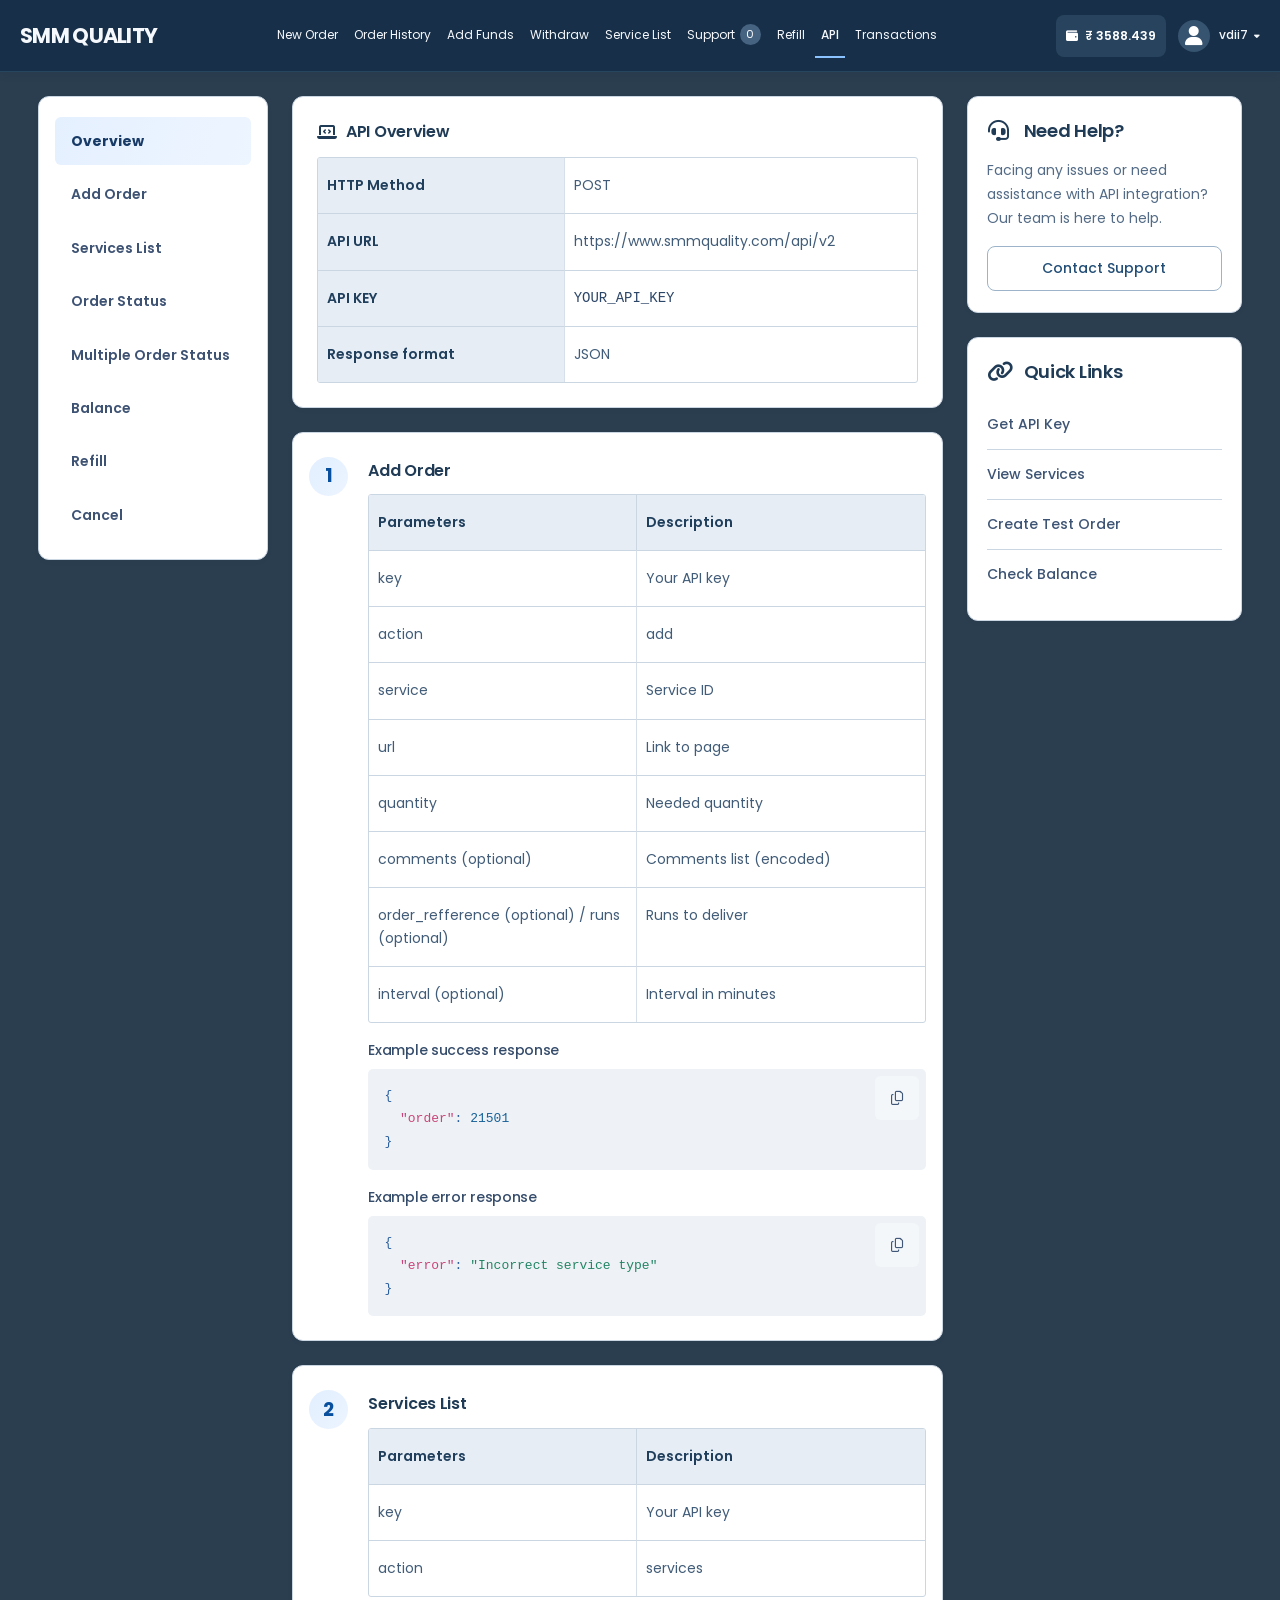
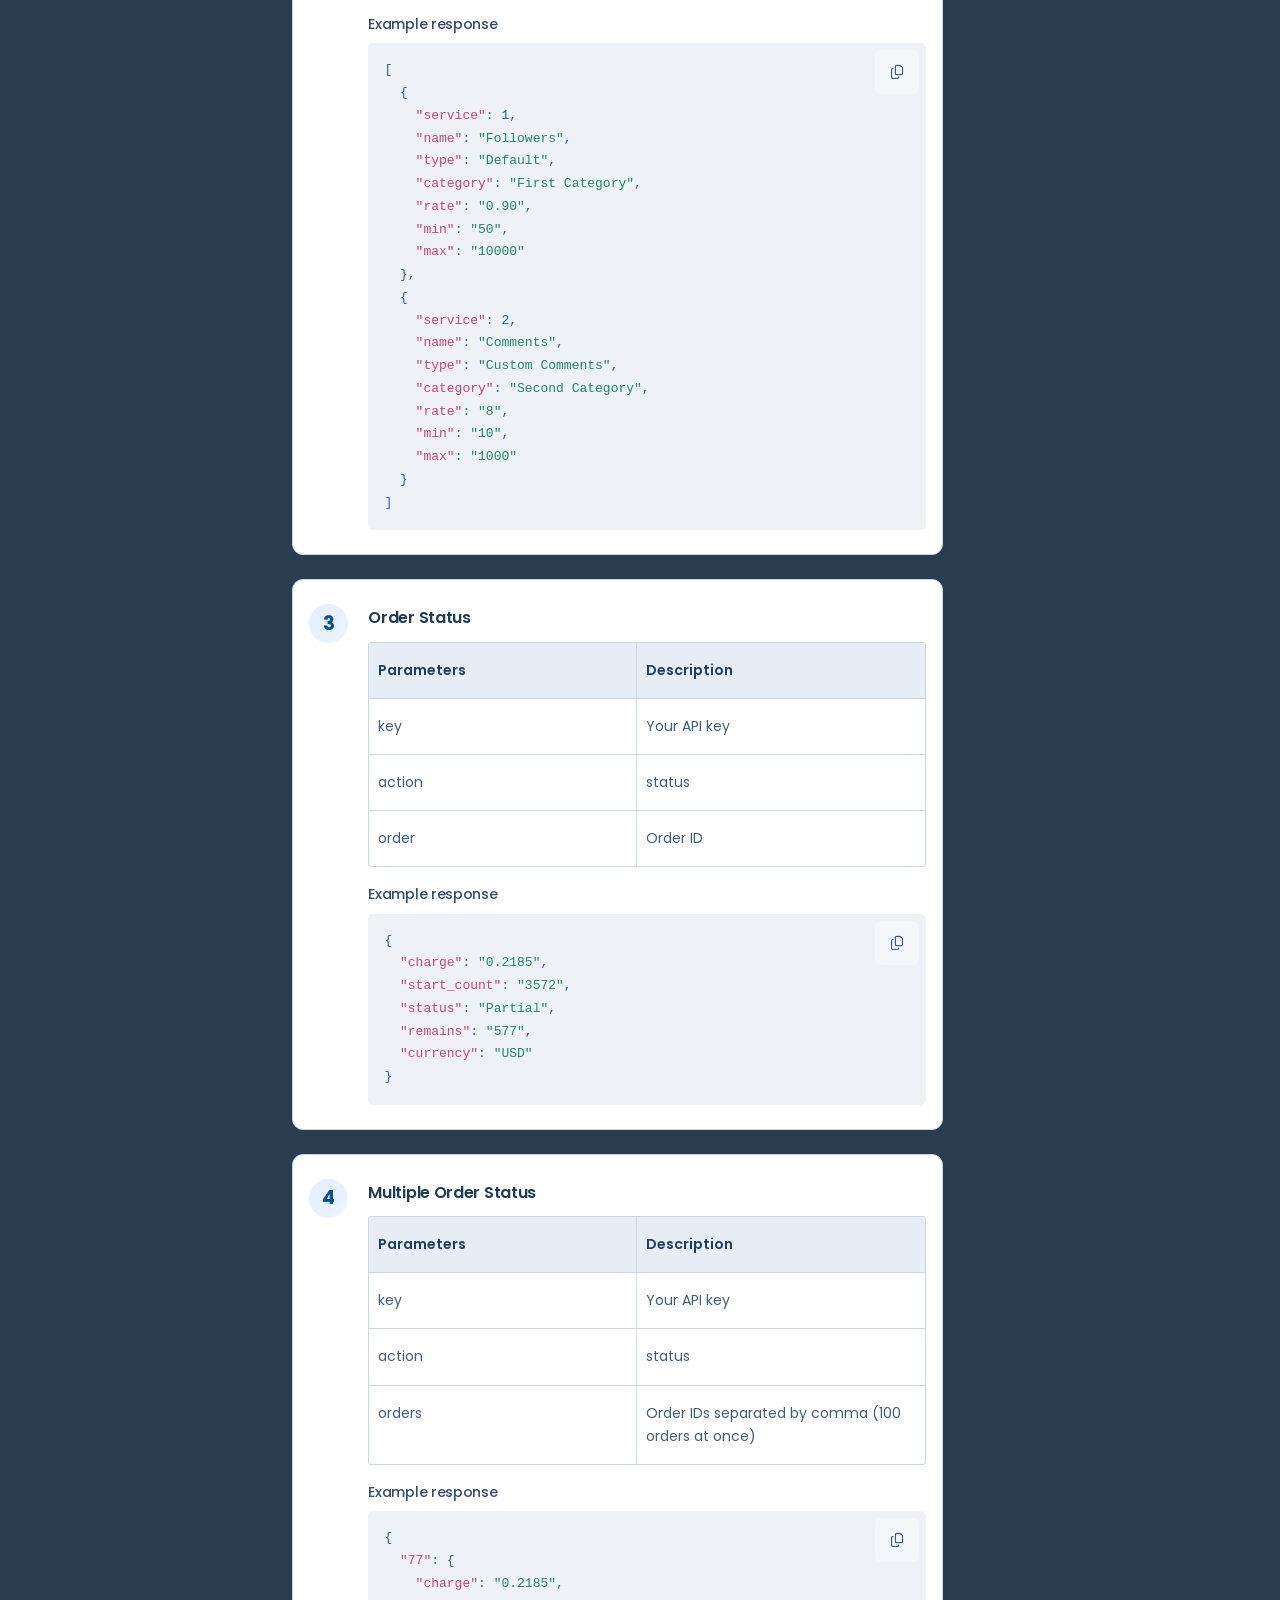
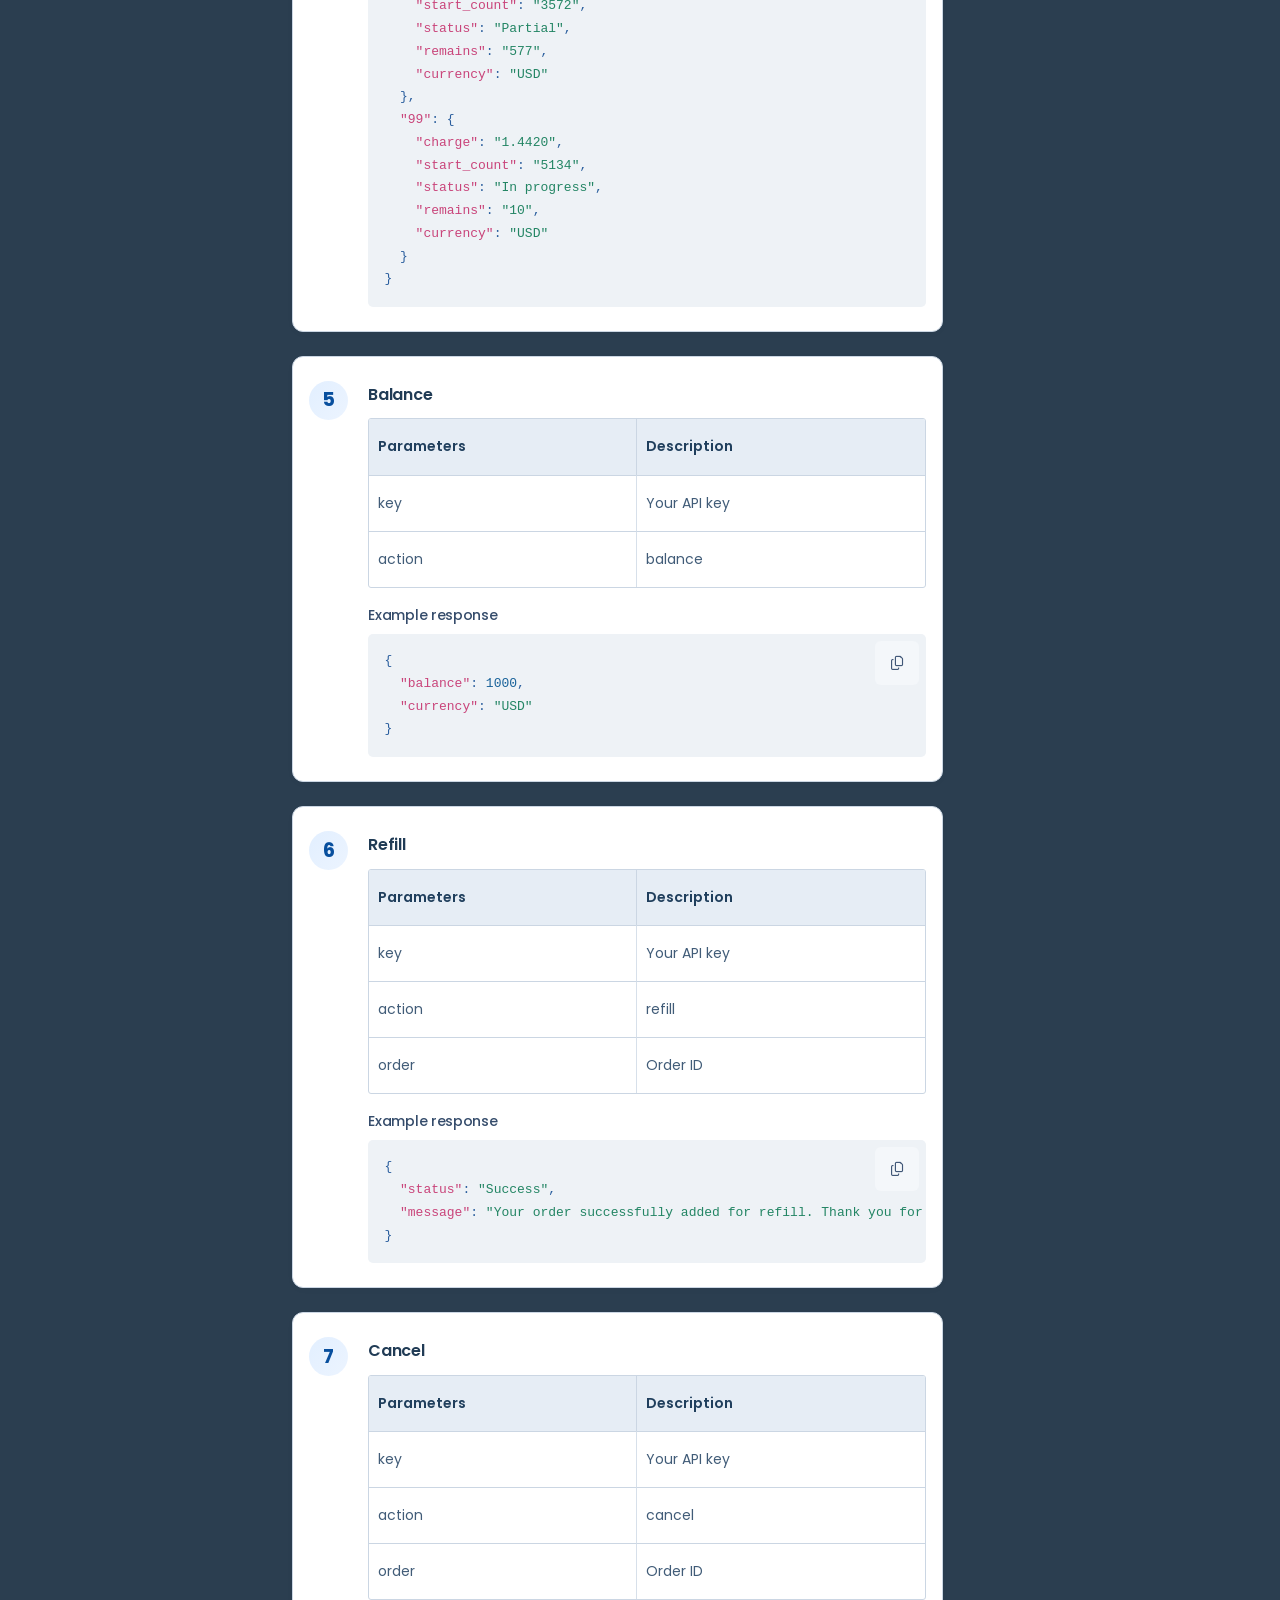
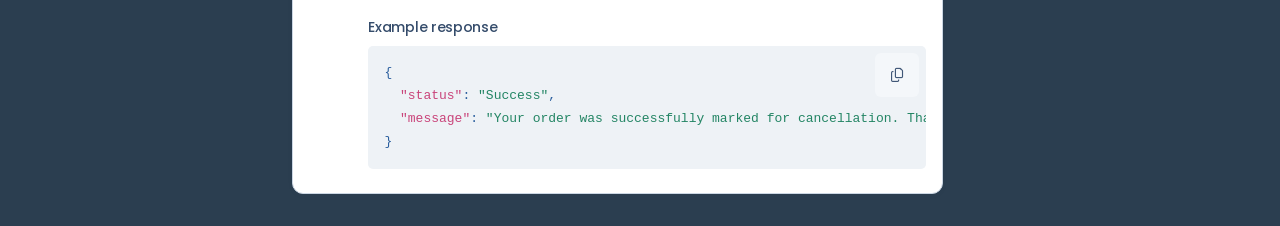
<file: api.html>
<!DOCTYPE html>
<html lang="en">
<head>
  <meta charset="UTF-8">
  <meta name="viewport" content="width=device-width, initial-scale=1.0">
  <meta name="theme-color" content="#30465b">
  <title>API Documentation · SMM Quality</title>
  <link rel="preconnect" href="https://fonts.googleapis.com">
  <link rel="preconnect" href="https://fonts.gstatic.com" crossorigin>
  <link href="https://fonts.googleapis.com/css2?family=Poppins:wght@400;500;600;700&display=swap" rel="stylesheet">
  <link rel="stylesheet" href="https://cdnjs.cloudflare.com/ajax/libs/font-awesome/6.5.2/css/all.min.css">
  <style>
    :root{--ink:#0b142c;--muted:#6b7b9c;--line:#e3ebf4;--soft:#f3f6fb;--blue:#087bff;--button:#30465b;--radius:11px}
    *{box-sizing:border-box}body{margin:0;background:radial-gradient(ellipse at 50% 0,#fff 0,#f8fbfe 78%);color:var(--ink);font-family:Poppins,Arial,sans-serif;font-size:15px;-webkit-font-smoothing:antialiased}button,input,select{font:inherit}button,a,input,select{-webkit-tap-highlight-color:transparent}a{color:inherit;text-decoration:none}button{cursor:pointer}button,input,select,a{outline-offset:4px}button:focus-visible,a:focus-visible{outline:3px solid #82baff}input:focus,select:focus{outline:none;border-color:#83b5ec;box-shadow:0 0 0 3px #087bff10}button{transition:background .2s,transform .2s,box-shadow .2s}button:active{transform:translateY(1px)}[hidden]{display:none!important}
    .topbar{height:65px;background:#ffffffed;border-bottom:1px solid var(--line);box-shadow:0 3px 16px #243e5c03;position:relative;z-index:10}.header-inner{max-width:1600px;height:100%;margin:auto;padding:0 3%;display:flex;align-items:center;gap:39px}.brand{font-weight:800;font-size:25px;letter-spacing:-1px;white-space:nowrap}.nav{display:flex;align-items:center;gap:3px}.nav-link{border:0;background:none;padding:13px 14px;font-size:13px;font-weight:500;color:#354a6e;white-space:nowrap;border-radius:8px;transition:background .2s,color .2s}.nav-link:hover{background:var(--soft);color:var(--ink)}.nav-link.active{background:#eff3f9;color:var(--ink);font-weight:650}.badge{display:inline-grid;place-items:center;background:#596b8b;color:#fff;border-radius:50%;width:21px;height:21px;font-size:12px;margin-left:5px}.header-tools{margin-left:auto;display:flex;align-items:center;gap:23px}.plain-button{border:0;background:transparent;padding:8px 0;display:flex;align-items:center;gap:8px;color:#30466c;font-size:13px;white-space:nowrap}.chevron{font-size:9px}.balance-chip{background:#f5f8fb;padding:10px 15px;border-radius:8px;font-weight:750;white-space:nowrap;font-size:16px;display:flex;gap:10px;align-items:center}.avatar{display:grid;place-items:center;width:38px;height:38px;border-radius:50%;background:var(--ink);color:white;font-size:24px;margin-right:5px;box-shadow:0 0 0 4px #f7f9fc}.dropdown{position:relative}.dropdown-menu{position:absolute;right:0;top:calc(100% + 12px);min-width:180px;padding:7px;background:white;border:1px solid var(--line);box-shadow:0 12px 40px #23365118;border-radius:10px}.dropdown-menu button{width:100%;text-align:left;border:0;background:white;padding:11px;border-radius:6px;color:#354a6e;font-size:13px}.dropdown-menu button:hover{background:var(--soft)}.mobile-toggle{display:none;border:1px solid var(--line);background:var(--soft);border-radius:7px;width:39px;height:39px;color:var(--ink)}
    .page{max-width:1600px;margin:0 auto;padding:23px 3% 26px}.dashboard{display:grid;grid-template-columns:minmax(0,1.53fr) minmax(0,1fr);align-items:start;gap:17px}.left-column{display:grid;gap:14px}.card{border:1px solid var(--line);border-radius:var(--radius);background:#ffffffc9;box-shadow:0 3px 16px #354c7402}.funds{display:flex;align-items:center;gap:24px;padding:26px 25px;min-height:141px}.wallet-art{flex:0 0 105px;height:92px;border-radius:10px;background:linear-gradient(120deg,#f2f5fa,#f6f8fc);display:grid;place-items:center;font-size:45px}.funds-copy{flex:1;min-width:0}.eyebrow{font-size:14px;font-weight:600;margin:0 0 5px;color:#23395d}.funds-value{font-size:38px;font-weight:750;line-height:1.15;letter-spacing:-.9px;margin:0 0 5px;white-space:nowrap}.funds-copy small{font-size:14px;line-height:1.5;color:var(--muted);display:block}.primary{border:1px solid #30465b;background:linear-gradient(135deg,#344c62,#2c3e51);color:white;border-radius:6px;font-weight:600;box-shadow:inset 0 1px 3px #ffffff14,0 2px 3px #16324b08}.primary:hover{background:linear-gradient(135deg,#405f7a,#314c65);box-shadow:0 5px 15px #233e5a20}.add-funds{display:flex;gap:15px;align-items:center;padding:16px 20px;white-space:nowrap;font-size:17px}.add-funds i{font-size:23px}
    .order-card{padding:16px 25px 15px}.search-box{display:flex;align-items:center;border:1px solid #d4deeb;border-radius:6px;height:46px;margin-bottom:21px;transition:box-shadow .2s,border-color .2s}.search-box:focus-within{border-color:#83b5ec;box-shadow:0 0 0 3px #087bff10}.search-icon{width:48px;flex-shrink:0;display:grid;place-items:center;font-size:19px;height:100%;border-right:1px solid var(--line);color:#203756}.search-box input{width:100%;min-width:0;border:0;background:none;padding:12px;color:var(--ink);outline:none;box-shadow:none}.search-box input:focus{box-shadow:none}.search-box span{white-space:nowrap;padding-right:12px;color:var(--muted);font-size:11.5px}input::placeholder{color:var(--muted);opacity:1}.field-row{display:grid;grid-template-columns:34px minmax(0,1fr);gap:15px;margin-bottom:17px}.field-icon{font-size:23px;padding-top:1px;text-align:left}.field label,.field-label{display:block;font-size:15px;font-weight:600;margin:0 0 7px;letter-spacing:-.3px}.control{width:100%;height:40px;border:1px solid #d4deeb;border-radius:6px;background:#fff;color:var(--ink);padding:8px 14px;transition:border .2s,box-shadow .2s}.select-wrap{position:relative}.select-wrap select{appearance:none;padding-right:36px;cursor:pointer;font-size:14px}.select-wrap>i{position:absolute;right:14px;top:15px;pointer-events:none;font-size:12px}.description{display:grid;grid-template-columns:41px 1fr;gap:15px;background:linear-gradient(120deg,#f3f6fb,#f5f7fc);border-radius:7px;padding:12px 25px 13px;margin:-2px 0 14px;min-height:139px}.description>i{font-size:27px;padding-top:3px}.description h2{font-size:16px;margin:0 0 7px;font-weight:650;letter-spacing:-.3px}.description p{color:var(--muted);line-height:1.48;margin:0;font-size:14px}.description .check-line{margin-top:5px;display:flex;gap:7px;align-items:center}.check-line i{color:var(--button);font-size:19px}.quantity-line{display:grid;grid-template-columns:minmax(0,1.3fr) minmax(0,1fr);gap:29px}.quantity-line .field-row{margin-bottom:12px}.drip-control{display:flex;align-items:flex-start;gap:18px;padding-top:1px}.drip-control>i{font-size:23px}.drip-copy{flex:1}.drip-copy label{font-size:16px;font-weight:600;display:block;margin-bottom:5px;cursor:pointer}.drip-copy small{font-size:14px;white-space:nowrap;color:var(--muted)}.switch{position:relative;width:56px;height:29px;flex:0 0 56px;display:block;cursor:pointer}.switch input{position:absolute;inset:0;opacity:0;cursor:pointer;margin:0;z-index:1}.switch-track{position:absolute;inset:0;border-radius:20px;background:#c4cddd;transition:background .25s;box-shadow:inset 0 2px 4px #283c4e06}.switch-track:before{content:"";position:absolute;left:4px;top:4px;width:21px;height:21px;background:white;border-radius:50%;box-shadow:0 1px 4px #263b5f20;transition:transform .25s}.switch input:checked+.switch-track{background:var(--button)}.switch input:checked+.switch-track:before{transform:translateX(27px)}.switch input:focus-visible+.switch-track{outline:3px solid #82baff;outline-offset:3px}.drip-fields{margin:0 0 16px 49px;display:grid;grid-template-columns:1fr 1fr;gap:15px;padding:15px;background:var(--soft);border-radius:7px}.drip-fields small{grid-column:1/-1;color:var(--muted);line-height:1.5}.charge-row{margin-bottom:8px}.charge-input{display:flex;background:#f7f9fc;border:1px solid #d4deeb;border-radius:6px;height:37px;overflow:hidden}.charge-input span{padding:7px 18px;border-right:1px solid var(--line);font-weight:600}.charge-input input{background:none;border:0;width:100%;padding:8px 13px;color:var(--ink);box-shadow:none}.place-order{width:100%;min-height:44px;font-size:18px}.preview-note{margin:10px 0 0;color:var(--muted);font-size:12px;text-align:center;line-height:1.5}.no-services{font-size:13px;color:#9b4c2d;margin:7px 0 0}
    .updates{padding:24px 22px 18px}.updates-heading{display:flex;align-items:center;gap:19px;margin:0 4px 22px}.updates-heading>i{font-size:31px}.updates-heading h1{font-size:21px;letter-spacing:-.7px;margin:0;font-weight:750}.text-button{border:0;background:none;color:var(--blue);font-weight:600;padding:6px 0;font-size:15px;margin-left:auto;white-space:nowrap}.text-button:hover{color:#0059bd}.update-list{display:grid;gap:9px}.update{border:1px solid var(--line);border-radius:8px;padding:19px 20px 18px;transition:background .2s,border-color .2s}.update:hover{background:#f9fbff;border-color:#ccddef}.update-title{display:flex;gap:14px;justify-content:space-between;align-items:baseline;margin-bottom:8px}.update h2{font-size:15px;font-weight:650;letter-spacing:-.35px;margin:0}.update time{color:#7586a8;font-size:13px;white-space:nowrap}.update p{font-size:15.5px;line-height:1.4;margin:0;color:var(--muted)}.support{margin-top:14px;padding:17px 20px;display:flex;justify-content:center;align-items:center;gap:22px;min-height:61px;text-align:center;font-size:15px;font-weight:600;color:#30466d}.support>i{font-size:27px;color:var(--ink)}.support button{border:0;background:none;color:var(--blue);padding:0;font-weight:600;font-size:inherit}.support button:hover{text-decoration:underline}.toast{position:fixed;bottom:25px;left:50%;transform:translate(-50%,15px);opacity:0;pointer-events:none;z-index:50;max-width:calc(100% - 32px);width:max-content;background:#14283e;color:#fff;border:1px solid #ffffff18;border-radius:10px;padding:14px 20px;box-shadow:0 8px 35px #10243825;font-size:14px;line-height:1.5;transition:opacity .25s,transform .25s}.toast.show{opacity:1;transform:translate(-50%,0)}dialog{width:min(480px,calc(100% - 32px));border:1px solid var(--line);border-radius:15px;padding:27px;color:var(--ink);box-shadow:0 24px 90px #15283a25}dialog::backdrop{background:#10213755;backdrop-filter:blur(4px)}.dialog-head{display:flex;justify-content:space-between;align-items:center;gap:15px}.dialog-head h2{margin:0;font-size:22px;letter-spacing:-.6px}.close-dialog{border:0;background:var(--soft);width:32px;height:32px;border-radius:50%;color:var(--ink)}dialog p{color:var(--muted);line-height:1.6}dialog dl{display:grid;grid-template-columns:100px 1fr;gap:13px;font-size:14px}dialog dt{color:var(--muted)}dialog dd{margin:0;overflow-wrap:anywhere}dialog .primary{padding:12px 20px;width:100%;margin-top:10px}.dialog-tag{display:inline-block;background:#edf5ff;color:#2367ac;font-size:12px;font-weight:600;border-radius:5px;padding:5px 8px;margin-bottom:15px}
    @media(min-width:1500px){.header-inner{gap:40px}.nav-link{padding:13px 14px}.page{padding-top:23px}.funds{min-height:141px}.order-card{padding-top:16px}.dashboard{gap:17px}}
    @media(max-width:1350px){.header-inner{gap:22px}.nav-link{padding:12px 8px;font-size:12px}.header-tools{gap:15px}.brand{font-size:23px}.funds{gap:18px;padding:24px 20px}.wallet-art{flex-basis:80px;height:82px;font-size:38px}.funds-value{font-size:32px}.add-funds{padding:15px;font-size:15px;gap:9px}.funds-copy small{font-size:12px}.order-card{padding-left:20px;padding-right:20px}.search-box span{font-size:10px}.quantity-line{gap:19px;grid-template-columns:1.15fr 1fr}.drip-control{gap:12px}.drip-copy small{font-size:12px}.update{padding:18px 17px}.update h2{font-size:14px}.update p{font-size:14px}.update time{font-size:11px}.updates{padding:23px 18px 18px}.updates-heading{gap:15px}.updates-heading h1{font-size:20px}}
    @media(max-width:1120px){.header-inner{gap:20px}.nav-link{padding:12px 7px}.header-tools{gap:15px}.currency-dropdown{display:none}.balance-chip{font-size:13px;padding:10px}.brand{font-size:21px}.user-name{display:none}.header-tools .plain-button{gap:0}.dashboard{grid-template-columns:minmax(0,1.45fr) minmax(0,1fr)}.funds{flex-wrap:wrap;gap:15px}.funds-copy{min-width:200px}.add-funds{width:100%;justify-content:center;padding:11px}.wallet-art{height:72px;flex-basis:75px}.search-box span{display:none}.quantity-line{grid-template-columns:1fr;gap:0}.drip-control{padding:0 0 15px 0;margin-left:49px}.drip-copy small{font-size:13px}.switch{margin-left:auto}.updates-heading{gap:12px}.updates-heading h1{font-size:18px}.updates-heading>i{font-size:26px}.text-button{font-size:13px}.update-title{flex-wrap:wrap;gap:5px}.update time{font-size:11px}.update p{font-size:14px}.description{padding-left:16px;gap:8px}.description p{font-size:13px}}
    @media(max-width:900px){.topbar{height:66px}.header-inner{padding:0 4%;gap:15px}.mobile-toggle{display:block}.brand{font-size:23px}.header-tools{gap:17px}.nav{display:none;position:absolute;top:65px;left:0;right:0;background:white;padding:12px 4% 18px;border-bottom:1px solid var(--line);box-shadow:0 15px 20px #2039570b;grid-template-columns:repeat(4,1fr);gap:6px}.nav.open{display:grid}.nav-link{padding:13px 9px;text-align:center;font-size:13px}.balance-chip{font-size:14px}.user-name{display:inline}.header-tools .plain-button{gap:7px}.page{padding:20px 4%}.dashboard{grid-template-columns:1fr}.funds{flex-wrap:nowrap;padding:22px}.funds-copy{min-width:0}.funds-copy small{font-size:13px}.add-funds{width:auto;padding:15px 19px}.wallet-art{height:82px;flex-basis:90px}.order-card{padding:20px 24px}.quantity-line{grid-template-columns:1.2fr 1fr;gap:25px}.drip-control{margin-left:0;padding-top:1px}.description p{font-size:14px}.description{padding-left:24px;gap:15px}.updates{padding:22px 24px}.updates-heading h1{font-size:21px}.update-title{flex-wrap:nowrap}.update h2{font-size:15px}.update time{font-size:12px}.update p{font-size:15px}.update-list{grid-template-columns:1fr 1fr;gap:12px}.update:last-child{grid-column:1/-1}.update{padding:18px}.support{font-size:13px;gap:15px}.currency-dropdown{display:block}}
    @media(max-width:600px){.header-inner{gap:12px}.brand{font-size:20px;letter-spacing:-.8px}.header-tools{gap:12px}.avatar{height:32px;width:32px;font-size:20px;margin:0}.user-name,.user-chevron,.currency-dropdown{display:none}.balance-chip{font-size:12px;gap:6px;padding:9px 8px}.balance-chip i{display:none}.mobile-toggle{width:33px;height:33px}.nav{grid-template-columns:repeat(2,1fr)}.page{padding:15px 4% 20px}.left-column{gap:12px}.dashboard{gap:14px}.funds{padding:18px;gap:15px;flex-wrap:wrap}.wallet-art{height:69px;flex-basis:69px;font-size:33px}.funds-value{font-size:30px;letter-spacing:-1px}.eyebrow{font-size:11px;letter-spacing:.3px}.funds-copy small{font-size:12px;line-height:1.6}.add-funds{width:100%;padding:11px;font-size:14px}.add-funds i{font-size:18px}.order-card{padding:16px}.search-box{margin-bottom:21px}.search-box input{font-size:13px}.search-icon{width:41px;font-size:17px}.field-row{grid-template-columns:23px 1fr;gap:12px;margin-bottom:17px}.field-icon{font-size:20px;padding-top:2px}.field label,.field-label{font-size:13px;margin-bottom:8px}.control{height:43px;font-size:13px;padding-left:11px}.select-wrap select{font-size:12px}.select-wrap>i{top:16px;right:11px}.description{grid-template-columns:23px 1fr;padding:15px 12px;gap:12px;margin-bottom:17px}.description>i{font-size:23px}.description h2{font-size:14px}.description p{font-size:12px;line-height:1.65}.description .check-line{align-items:flex-start}.check-line i{font-size:16px;margin-top:2px}.quantity-line{grid-template-columns:1fr;gap:0}.drip-control{margin-left:35px;gap:12px;padding:0 0 19px}.drip-control>i{font-size:21px}.drip-copy label{font-size:14px}.drip-copy small{font-size:12px}.drip-fields{margin-left:35px;padding:12px;gap:10px;grid-template-columns:1fr}.drip-fields label{font-size:12px}.charge-row{margin-bottom:12px}.charge-input{height:40px}.place-order{min-height:44px;font-size:15px}.updates{padding:20px 16px 16px}.updates-heading{margin:0 2px 18px;gap:13px}.updates-heading h1{font-size:19px}.updates-heading>i{font-size:26px}.text-button{font-size:13px}.update-list{grid-template-columns:1fr;gap:10px}.update{padding:17px 15px}.update h2{font-size:13px}.update time{font-size:10px}.update p{font-size:13px;line-height:1.6}.support{padding:16px 17px;align-items:center;gap:13px;font-size:12px;line-height:1.7}.support>i{font-size:23px;flex-shrink:0}.preview-note{font-size:11px}.toast{font-size:12px;bottom:16px}}
    /* Shared header: reuse this markup, styling, and menu behavior on every new page. */
    .header-inner{width:100%;min-width:0;gap:clamp(16px,2vw,32px)}
    .brand,.header-tools,.mobile-toggle{flex-shrink:0}
    .nav{min-width:0;flex-shrink:0}
    .header-tools{gap:clamp(12px,1.4vw,23px)}
    .left-column,.card,.field,.select-wrap,.description>div,.drip-copy{min-width:0}
    .control{min-width:0;max-width:100%}
    .charge-input input{min-width:0}
    .drip-copy small{white-space:normal}
    @media(min-width:1241px) and (max-width:1450px){
      .header-inner{gap:16px}
      .brand{font-size:23px}
      .nav{gap:2px}
      .nav-link{padding:12px 9px;font-size:12px}
      .header-tools{gap:14px}
      .balance-chip{font-size:14px;padding:10px 12px}
      .avatar{width:34px;height:34px;font-size:22px;margin-right:0}
    }
    @media(min-width:901px) and (max-width:1240px){
      .topbar{height:66px}
      .mobile-toggle{display:block}
      .header-inner{gap:18px}
      .header-tools{gap:20px}
      .currency-dropdown{display:block}
      .user-name{display:inline}
      .header-tools .plain-button{gap:8px}
      .nav{display:none;position:absolute;top:65px;left:0;right:0;background:white;padding:12px 3% 18px;border-bottom:1px solid var(--line);box-shadow:0 15px 20px #2039570b;grid-template-columns:repeat(4,minmax(0,1fr));gap:6px}
      .nav.open{display:grid}
      .nav-link{padding:13px 9px;text-align:center;font-size:13px}
    }
    .primary:disabled{opacity:.5;cursor:not-allowed;box-shadow:none}
    @media(max-width:380px){.header-inner{gap:8px}.brand{font-size:17px}.header-tools{gap:8px}.balance-chip{font-size:11px;padding:8px 6px}.avatar{width:28px;height:28px;font-size:17px}.mobile-toggle{width:30px;height:32px}.funds-value{font-size:26px}.wallet-art{flex-basis:55px;height:60px;font-size:29px}.funds{gap:11px}.update-title{gap:8px}.update h2{font-size:12px}.update time{font-size:9px}}
    @media(prefers-reduced-motion:no-preference){.card{animation:arrive .45s ease both}.updates{animation-delay:.08s}.support{animation-delay:.12s}@keyframes arrive{from{opacity:0;transform:translateY(8px)}to{opacity:1;transform:translateY(0)}}} @media(prefers-reduced-motion:reduce){*,*:before,*:after{animation:none!important;transition:none!important;scroll-behavior:auto!important}}

    /* API documentation page. Header is identical to the other dashboard pages. */
    html{scroll-behavior:smooth;scroll-padding-top:24px}.api-layout{display:grid;grid-template-columns:230px minmax(0,1fr) 275px;gap:24px;align-items:start}.api-navigation{padding:20px 16px;position:sticky;top:24px}.api-nav{display:grid;gap:5px}.api-nav a{display:flex;gap:16px;align-items:center;padding:13px 14px;border-radius:6px;font-size:13px;font-weight:550;color:#3e5374;transition:background .2s,color .2s}.api-nav a i{width:17px;text-align:center;font-size:16px}.api-nav a:hover{background:#f2f6fc}.api-nav a.active{background:linear-gradient(110deg,#e5f0ff,#edf5ff);color:#173a66;font-weight:650}.api-main{min-width:0;display:grid;gap:15px}.api-title{display:flex;gap:19px;align-items:center;padding:23px 20px}.code-icon{display:grid;place-items:center;width:51px;height:51px;flex:0 0 51px;background:linear-gradient(135deg,#e4efff,#edf5ff);border-radius:8px;font-size:27px}.api-title h1{font-size:22px;letter-spacing:-.65px;margin:0 0 7px;font-weight:750}.api-title p{margin:0;font-size:13px;line-height:1.6;color:var(--muted)}.overview-card{padding:20px}.overview-card h2{font-size:17px;margin:0 0 14px;display:flex;align-items:center;gap:9px;letter-spacing:-.4px}.api-table{width:100%;border-collapse:separate;border-spacing:0;font-size:12px;line-height:1.5;border:1px solid var(--line);border-radius:3px;overflow:hidden;table-layout:fixed}.api-table th,.api-table td{padding:7px 9px;text-align:left;vertical-align:top;overflow-wrap:anywhere}.api-table th{font-weight:650;color:#263d5b;background:#f3f6f9}.api-table td{color:#526582}.api-table tr+tr>*{border-top:1px solid var(--line)}.api-table thead+tbody tr:first-child>*{border-top:1px solid var(--line)}.api-table tr>*+*{border-left:1px solid var(--line)}.api-table th:first-child,.api-table td:first-child{width:48%}.overview-table th{width:41%!important;font-size:12px}.overview-table td{width:59%;font-size:12px}.endpoint{display:grid;grid-template-columns:43px minmax(0,1fr);gap:17px;padding:17px 18px;scroll-margin-top:24px}.section-number{width:39px;height:39px;border-radius:50%;background:linear-gradient(130deg,#e2efff,#ecf4ff);display:grid;place-items:center;color:#084f9e;font-size:19px;font-weight:700}.endpoint-content{min-width:0}.endpoint h2{font-size:17px;margin:3px 0 12px;letter-spacing:-.4px;font-weight:750}.example{margin-top:13px}.example h3{font-size:12px;font-weight:600;color:#354c6b;margin:0 0 6px}.code-block{position:relative;border-radius:5px;background:linear-gradient(110deg,#f3f6f9,#f5f8fa);overflow:hidden}.code-block pre{margin:0;padding:14px 43px 14px 14px;overflow-x:auto;tab-size:2;color:#2b5f9e;line-height:1.55;font-size:11px;font-family:Consolas,'Courier New',monospace}.code-block code{font:inherit}.json-key{color:#c9447a}.json-string{color:#238564}.json-number{color:#176199}.copy-code{position:absolute;top:9px;right:7px;width:29px;height:29px;border:0;border-radius:5px;color:#405777;background:#f4f7fa;font-size:14px;display:grid;place-items:center}.copy-code:hover{background:#e2ecf8;color:#087bff}.api-sidebar{position:sticky;top:24px;display:grid;gap:18px;min-width:0}.help-panel,.quick-links-panel{padding:21px 19px}.aside-heading{display:flex;align-items:center;gap:14px;margin:0 0 11px;font-size:15px;font-weight:750;letter-spacing:-.4px}.aside-heading i{font-size:21px;width:23px;text-align:center}.help-panel p{font-size:12px;color:var(--muted);line-height:1.8;margin:0 0 15px 37px}.contact-api{display:block;text-align:center;border:1px solid #506d94;border-radius:5px;margin-left:37px;padding:9px 8px;color:#334e70;font-weight:600;font-size:11px;transition:background .2s}.contact-api:hover{background:#eef5ff}.quick-links{display:grid}.quick-links>a,.quick-links>button{display:flex;gap:16px;align-items:center;padding:13px 5px;text-align:left;border:0;background:none;font-size:12px;font-weight:500;color:#3d5474}.quick-links>*+*{border-top:1px solid var(--line)!important}.quick-links i{font-size:13px;width:18px;color:#6f91bb;text-align:center}.quick-links>a:hover,.quick-links>button:hover{color:#087bff;background:#f7faff}.api-key{font-family:Consolas,'Courier New',monospace;font-size:11px!important;color:#2c4668!important}.api-title,.api-navigation,.api-sidebar .card,.endpoint,.overview-card{animation:none}.key-preview{background:var(--soft);border:1px solid var(--line);border-radius:7px;display:flex;align-items:center;gap:12px;padding:12px;margin-top:15px}.key-preview code{font-size:13px;min-width:0;overflow-wrap:anywhere;flex:1}.key-preview button{border:0;background:white;color:#304c70;border-radius:5px;padding:9px}.dialog-caption{font-size:12px!important}
    @media(min-width:1450px){.api-layout{grid-template-columns:260px minmax(0,1fr) 310px}.api-table{font-size:13px}.api-table td,.api-table th{padding:8px 10px}.code-block pre{font-size:12px}.api-title h1{font-size:23px}.api-title p{font-size:14px}.api-nav a{font-size:14px}.aside-heading{font-size:17px}.help-panel p{font-size:13px}.quick-links>a,.quick-links>button{font-size:13px}.contact-api{font-size:12px}}
    @media(max-width:1200px){.api-layout{grid-template-columns:190px minmax(0,1fr) 220px;gap:17px}.api-navigation{padding:17px 11px}.api-nav a{font-size:11px;gap:12px;padding:12px 10px}.api-title{gap:15px;padding:20px 16px}.api-title h1{font-size:20px}.api-title p{font-size:12px}.help-panel,.quick-links-panel{padding:18px 15px}.help-panel p{margin-left:0;font-size:11px}.contact-api{margin-left:0}.aside-heading{font-size:14px;gap:10px}.quick-links>a,.quick-links>button{font-size:11px;gap:11px}.endpoint{gap:12px;padding:16px 14px;grid-template-columns:34px minmax(0,1fr)}.section-number{height:33px;width:33px;font-size:16px}.overview-card{padding:17px}.api-table{font-size:11px}.api-table th,.api-table td{padding:6px 8px}.overview-table td,.overview-table th{font-size:11px}.api-key{font-size:10px!important}}
    @media(max-width:1000px){.api-layout{grid-template-columns:180px minmax(0,1fr)}.api-sidebar{position:static;grid-column:2;grid-template-columns:1fr 1fr;gap:15px}.api-navigation{grid-column:1;grid-row:1/span 2}.api-main{grid-column:2}.api-title p{font-size:12px}.api-table{font-size:12px}.overview-table td,.overview-table th{font-size:12px}.help-panel p{font-size:12px}.endpoint h2{font-size:17px}.api-nav a{font-size:12px}}
    @media(max-width:700px){.api-layout{grid-template-columns:minmax(0,1fr);gap:15px}.api-navigation{position:static;grid-column:1;grid-row:auto;padding:10px}.api-nav{display:flex;overflow-x:auto;gap:5px;padding-bottom:3px;scrollbar-width:thin}.api-nav a{flex:0 0 auto;padding:10px 12px;gap:8px;font-size:11px}.api-nav a i{font-size:13px;width:15px}.api-main{grid-column:1;gap:13px}.api-sidebar{grid-column:1}.api-title{padding:20px 16px;gap:14px}.api-title h1{font-size:20px}.code-icon{width:44px;height:46px;flex-basis:44px;font-size:23px}.api-title p{font-size:12px}.overview-card{padding:17px 14px}.overview-card h2{font-size:16px}.endpoint{padding:17px 13px;grid-template-columns:29px minmax(0,1fr);gap:10px}.section-number{height:28px;width:28px;font-size:14px}.endpoint h2{font-size:16px;margin-top:4px}.api-table{font-size:11px}.api-table th,.api-table td{padding:7px}.overview-table td,.overview-table th{font-size:11px}.api-key{font-size:10px!important}.code-block pre{font-size:10px;padding:13px 38px 13px 11px;line-height:1.65}.example h3{font-size:11px}.copy-code{width:25px;height:25px;font-size:12px;right:6px;top:7px}.api-sidebar{grid-template-columns:1fr 1fr}.aside-heading{font-size:13px;gap:9px}.help-panel,.quick-links-panel{padding:17px 13px}.help-panel p{font-size:11px}.contact-api{font-size:10px}.quick-links>a,.quick-links>button{font-size:10px;gap:8px;padding:12px 2px}}
    @media(max-width:380px){.api-sidebar{grid-template-columns:1fr}.api-title h1{font-size:18px}.api-title p{font-size:11px}.api-table{font-size:10px}.api-table th,.api-table td{padding:6px}.overview-table td,.overview-table th{font-size:10px}.endpoint{gap:8px;padding:15px 10px}}
    @media(prefers-reduced-motion:reduce){html{scroll-behavior:auto}}

    .dropdown-menu a{display:block;width:100%;text-align:left;background:white;padding:11px;border-radius:6px;color:#354a6e;font-size:13px}.dropdown-menu a:hover{background:var(--soft)}

    /* Shared UI standards — keep identical in every standalone page. */
    :root{--font-ui:'Poppins',Arial,sans-serif;--text-title:24px;--text-section:18px;--text-body:14px;--text-small:12px;--text-table:12px;--control-height:44px;--button-height:44px;--button-small-height:34px;--space-card:24px;--space-section:20px;--space-field:16px;--ui-radius:8px}
    body{font-family:var(--font-ui);font-size:var(--text-body);line-height:1.6}
    button,input,select,textarea{font-family:var(--font-ui)}
    button,a,input,select,textarea{font-weight:400}
    h1,h2,h3{line-height:1.35;font-weight:600;letter-spacing:-.4px}
    :is(.section-intro h1,.settings-intro h1,.history-heading h1,.refill-heading h1,.orders-title h1,.catalog-title h1,.api-title h1,.funding-intro h1){font-size:var(--text-title);font-weight:600;line-height:1.35;letter-spacing:-.6px;margin:0 0 6px}
    :is(.section-intro h2,.settings-intro h2,.side-heading,.side-intro h2,.help-heading h2,.help-inline h2,.tickets-heading h2,.updates-heading h1,.category-heading h2,.aside-heading){font-size:var(--text-section);font-weight:600;line-height:1.4;letter-spacing:-.4px}
    :is(.endpoint h2,.overview-card h2,.description h2){font-size:16px;font-weight:600;line-height:1.4}
    :is(.update h2,.steps h3,.information-item h3,.help-copy h2){font-size:14px;font-weight:600;line-height:1.5}
    :is(.section-intro p,.settings-intro p,.history-heading p,.refill-heading p,.orders-title p,.catalog-title p,.api-title p,.funding-intro p,.side-intro p,.help-inline p,.information-item p,.steps p,.update p,.description p,.help-copy p){font-size:var(--text-body);line-height:1.65;font-weight:400}
    :is(.field-hint,.message-hint,.qr-caption,.local-note,.catalog-note,.order-preview-note,.preview-note,.date-filter-note,.dialog-caption){font-size:var(--text-small);line-height:1.6}
    :is(.field label,.field-label,.ticket-field>label,.settings-field>label,.payment-field label){font-size:13px;font-weight:500;line-height:1.5;margin-bottom:8px;letter-spacing:0}
    :is(.primary,.help-action,.secondary-action,.reset-filters,.order-reset,.view-ticket,.view-transaction,.view-refill,.reorder-button,.service-view,.contact-api,.contact-action,.api-doc-link,.service-order-link,.refill-preview-link,.clear-date){font-family:var(--font-ui);font-weight:500;line-height:1.4;letter-spacing:0;border-radius:var(--ui-radius);display:inline-flex;align-items:center;justify-content:center;gap:10px;text-align:center;min-width:0;vertical-align:middle}
    :is(.primary,.help-action,.secondary-action,.reset-filters,.order-reset,.contact-api,.service-order-link,.refill-preview-link,.clear-date){height:auto;min-height:var(--button-height);padding:11px 18px;font-size:13px}
    :is(.place-order,.pay-button,.submit-ticket,.settings-submit){width:100%;min-height:48px;font-size:14px;padding:12px 18px}
    :is(.add-funds,.whatsapp-save,.secondary-action){min-height:44px;font-size:13px;padding:11px 18px}
    .add-funds i{font-size:19px}
    :is(.view-ticket,.view-transaction,.view-refill,.reorder-button,.service-view){min-height:var(--button-small-height);padding:7px 11px;font-size:11px;gap:8px;white-space:nowrap;border-radius:6px}
    :is(.view-ticket,.view-transaction,.view-refill,.reorder-button,.service-view) i{font-size:13px}
    :is(.contact-action,.api-doc-link){min-height:56px;padding:15px 18px;font-size:13px;justify-content:flex-start;text-align:left;gap:16px}
    .contact-action{width:100%}.contact-api,.service-order-link,.refill-preview-link{display:flex}
    :is(.copy-code,.copy-key,.copy-button,.visibility-button,.close-dialog,.more-order){min-width:34px;min-height:34px;font-size:14px;border-radius:6px}
    .copy-code{width:34px;height:34px;top:7px;right:7px}.code-block pre{padding-right:49px}
    :is(.control,.payment-select select,.filter-select select,.order-filter select,.catalog-select select){min-height:var(--control-height);height:var(--control-height);font-family:var(--font-ui);font-size:13px;line-height:1.5;border-radius:var(--ui-radius);font-weight:400}
    :is(.select-wrap select,.payment-select select){font-size:13px}
    :is(.support-input,.settings-input,.input-group,.search-box,.transaction-search,.order-search,.catalog-search,.ticket-search,.refill-search,.copy-field,.date-trigger,.charge-input){min-height:var(--control-height);height:auto;border-radius:var(--ui-radius)}
    :is(.support-input input,.support-input select,.settings-input input,.settings-input select,.input-group input,.search-box input,.transaction-search input,.order-search input,.catalog-search input,.ticket-search input,.refill-search input){font-family:var(--font-ui);font-size:13px;line-height:1.5;padding-top:11px;padding-bottom:11px;min-height:42px;font-weight:400}
    .support-input textarea{font-family:var(--font-ui);font-size:13px;line-height:1.65;min-height:120px}
    .charge-input input{font-size:13px;font-family:var(--font-ui)}.charge-input span{display:grid;place-items:center;padding:8px 16px;font-size:14px}
    :is(.select-wrap>i,.payment-select>i,.filter-select i,.order-filter>.fa-chevron-down,.catalog-select>.fa-chevron-down,.support-input>.fa-chevron-down,.settings-input>.fa-chevron-down){top:17px;font-size:11px}
    .order-date>.fa-calendar-days{top:14px}.catalog-select>i:not(.fa-chevron-down){top:15px}.payment-select .upi-mark{top:7px}
    :is(.ticket-field,.settings-field,.payment-field,.payment-field.utr-field){margin-bottom:var(--space-field)}
    .field-row{margin-bottom:var(--space-field)}
    :is(.section-intro,.settings-intro,.funding-intro){gap:20px;margin-bottom:var(--space-section)}
    :is(.ticket-form-card,.settings-card,.funding-card,.updates,.side-card,.information-card,.quick-card,.settings-help,.refill-card,.overview-card){padding:var(--space-card)}
    :is(.support-layout,.funding-layout,.settings-layout,.dashboard){gap:var(--space-section)}
    :is(.left-column,.funding-sidebar,.support-sidebar,.service-groups){gap:var(--space-section)}
    :is(.history-heading,.orders-title,.catalog-title,.api-title){padding:var(--space-card);gap:20px}
    :is(.order-filters,.catalog-filters){padding:20px 24px;gap:16px}
    :is(.history-body,.tickets-card){padding:20px 24px}
    :is(.catalog-footer,.orders-footer){padding:16px 24px}
    :is(.help-card,.tickets-card,.support,.orders-title){margin-top:var(--space-section)}.orders-title{margin-top:0}
    :is(.orders-table,.services-table,.refill-table,.transaction-table,.tickets-table,.api-table){font-family:var(--font-ui)}
    :is(.orders-table,.services-table,.refill-table,.transaction-table,.tickets-table,.api-table) th{font-size:12px;font-weight:600;line-height:1.5;padding-top:13px;padding-bottom:13px}
    :is(.orders-table,.services-table,.refill-table,.transaction-table,.tickets-table,.api-table) td{font-size:var(--text-table);font-weight:400;line-height:1.6}
    :is(.service-time,.service-description,.order-date-cell,.refill-date){font-size:12px!important;line-height:1.6!important}
    :is(.order-id,.refill-order,.subject-link,.order-detail-link){font-family:var(--font-ui);font-size:12px;font-weight:400}
    :is(.transaction-table .amount,.charge-cell){font-size:13px;font-weight:500}
    :is(.order-status,.transaction-type,.refill-status,.status-pill){font-size:11px;font-weight:500;line-height:1.5;padding:6px 10px;border-radius:8px}
    :is(.orders-pagination,.catalog-pagination,.transaction-pagination,.refill-pagination,.pagination){gap:8px}
    :is(.orders-pagination,.catalog-pagination,.transaction-pagination,.refill-pagination,.pagination) button{min-width:36px;width:36px;height:36px;padding:0 7px;border-radius:7px;font-family:var(--font-ui);font-size:12px;font-weight:500}
    :is(.orders-summary,.catalog-summary,.result-summary,.refill-summary){font-size:12px;line-height:1.6}
    .status-tab{min-height:42px;font-size:12px;font-weight:500;padding:10px 15px;gap:9px;border-radius:7px}.status-tab span{font-size:11px;font-weight:400}
    .category-heading{min-height:54px}.category-count{font-size:12px;font-weight:400}.service-meta strong{font-size:12px;font-weight:500}.server-tag{font-size:10px}
    .header-inner{gap:20px}.brand{font-family:var(--font-ui);font-size:24px;font-weight:700;letter-spacing:-.8px}.nav-link{font-family:var(--font-ui);font-size:12px;line-height:1.5;font-weight:400;padding:12px 10px;min-height:42px;display:flex;align-items:center;justify-content:center;gap:5px}.nav-link.active{font-weight:500}.header-tools{gap:16px}.plain-button{font-size:12px;font-family:var(--font-ui);font-weight:400}.balance-chip{font-size:14px;font-weight:600}.dropdown-menu :is(a,button){font-family:var(--font-ui);font-size:12px;font-weight:400;line-height:1.6;min-height:40px;padding:10px 12px}.badge{font-size:11px;margin-left:0}
    .text-button{font-size:13px;font-weight:500;min-height:36px}.support{font-size:13px;font-weight:500;line-height:1.6}.support button{font:inherit;font-weight:500}.funds-copy small{font-size:13px;line-height:1.6}.eyebrow{font-size:12px;font-weight:500}.funds-value{font-size:36px;font-weight:600;line-height:1.2}.search-box span{font-size:11px}.drip-copy label{font-size:14px;font-weight:500}.drip-copy small{font-size:12px;line-height:1.6}.description{padding:16px 20px}.update{padding:18px}.side-intro{gap:20px}.twofa-content{margin-left:85px}
    dialog{font-family:var(--font-ui);padding:24px}.dialog-head h2{font-size:21px;font-weight:600;line-height:1.4}dialog p{font-size:13px;line-height:1.7}dialog dl{font-size:12px;line-height:1.65}dialog .primary{width:100%;min-height:44px}.toast{font-family:var(--font-ui);font-size:13px;line-height:1.6}.preview-feedback{font-size:12px;line-height:1.65}.code-block pre,.code-block code,.api-key{font-family:Consolas,'Courier New',monospace}
    @media(min-width:901px) and (max-width:1400px){.topbar{height:66px}.mobile-toggle{display:block}.nav{display:none;position:absolute;top:65px;left:0;right:0;padding:12px 3% 18px;background:white;border-bottom:1px solid var(--line);box-shadow:0 15px 20px #2039570b;grid-template-columns:repeat(4,minmax(0,1fr));gap:6px}.nav.open{display:grid}.header-tools{margin-left:auto}.currency-dropdown{display:block}.user-name{display:inline}.header-tools .plain-button{gap:8px}}
    @media(min-width:1401px){.nav{gap:2px}.header-inner{gap:20px}.nav-link{padding-left:8px;padding-right:8px}.brand{font-size:23px}.header-tools{gap:14px}.balance-chip{padding:10px 12px}.avatar{width:34px;height:34px;font-size:22px;margin-right:0}}
    @media(max-width:1120px){:root{--space-card:20px;--text-title:22px}.search-box span{display:none}.twofa-content{margin-left:79px}.settings-intro{gap:20px}}
    @media(max-width:900px){.nav-link{font-size:12px}.header-inner{gap:15px}.brand{font-size:22px}.header-tools{gap:15px}.nav.open{grid-template-columns:repeat(4,minmax(0,1fr))}.twofa-content{margin-left:0}.funds-value{font-size:32px}}
    @media(max-width:600px){:root{--text-title:20px;--text-section:17px;--text-body:12px;--text-small:11px;--text-table:11px;--space-card:16px;--space-section:16px;--space-field:16px}.header-inner{gap:10px}.brand{font-size:18px;letter-spacing:-.6px}.header-tools{gap:10px}.balance-chip{font-size:11px;padding:9px 7px}.plain-button{font-size:11px}.avatar{width:30px;height:30px;font-size:19px;margin:0}.mobile-toggle{width:33px;flex-basis:33px}.nav.open{grid-template-columns:repeat(2,minmax(0,1fr))}.nav-link{font-size:12px;min-height:42px;padding:11px 8px}.currency-dropdown{display:none}.user-name,.user-chevron{display:none}
      :is(.section-intro,.settings-intro,.funding-intro){gap:15px}.twofa-content{margin-left:0}
      :is(.control,.select-wrap select,.payment-select select,.filter-select select,.order-filter select,.catalog-select select,.support-input input,.support-input select,.settings-input input,.settings-input select,.input-group input,.search-box input,.transaction-search input,.order-search input,.catalog-search input,.ticket-search input,.refill-search input,.support-input textarea){font-size:12px}
      :is(.field label,.field-label,.ticket-field>label,.settings-field>label,.payment-field label){font-size:12px}
      :is(.primary,.help-action,.secondary-action,.reset-filters,.order-reset,.contact-api,.service-order-link,.refill-preview-link,.clear-date){font-size:12px;min-height:44px;padding:11px 14px}
      :is(.place-order,.pay-button,.submit-ticket,.settings-submit){font-size:13px;min-height:46px}
      :is(.view-ticket,.view-transaction,.view-refill,.reorder-button,.service-view){font-size:11px;min-height:34px;padding:7px 10px}
      :is(.contact-action,.api-doc-link){font-size:12px;min-height:52px;padding:14px 16px}
      :is(.history-heading,.orders-title,.catalog-title,.api-title){padding:18px 16px;gap:15px}
      :is(.order-filters,.catalog-filters,.history-body,.tickets-card){padding:16px 13px;gap:12px}
      :is(.catalog-footer,.orders-footer){padding:15px 13px}
      :is(.orders-table,.services-table,.refill-table,.transaction-table,.tickets-table,.api-table) th{font-size:11px;padding-top:12px;padding-bottom:12px}
      :is(.service-time,.service-description,.order-date-cell,.refill-date){font-size:11px!important}.category-heading h2{font-size:14px}.category-count{font-size:11px}.status-tab{font-size:11px;padding:10px 12px}.orders-summary,.catalog-summary,.result-summary,.refill-summary{font-size:11px}.funds-value{font-size:29px}.funds-copy small{font-size:12px}.text-button{font-size:12px}.support{font-size:12px}.dialog-head h2{font-size:19px}.toast{font-size:12px}dialog{padding:20px}
    }
    @media(max-width:380px){.header-inner{gap:7px}.brand{font-size:16px;letter-spacing:-.7px}.header-tools{gap:7px}.balance-chip{font-size:10px;padding:8px 5px}.avatar{width:26px;height:26px;font-size:16px}.mobile-toggle{width:29px;flex-basis:29px}.funds-value{font-size:26px}}


    /* Shared responsive header: desktop 1280px+, tablet/mobile below 1280px. */
    .topbar{height:72px;background:#fff;border-bottom:1px solid var(--line)}
    .header-inner{width:100%;max-width:1600px;height:100%;padding:0 28px;gap:24px;align-items:center}
    .brand{flex:0 0 auto;font-size:22px;font-weight:700;line-height:1;letter-spacing:-.8px}
    .header-tools{margin-left:auto;gap:16px;flex:0 0 auto;align-items:center}
    .header-tools .plain-button{gap:7px;min-height:40px;padding:0;font-size:12px}
    .balance-chip{height:42px;padding:0 13px;gap:8px;font-size:13px;line-height:1;border-radius:8px}
    .avatar{height:34px;width:34px;margin:0 3px 0 0;font-size:21px;flex-shrink:0}
    .mobile-toggle{height:40px;width:40px;flex:0 0 40px;margin:0;border:1px solid #dce6f3;border-radius:8px;background:#f3f6fb;font-size:15px;display:none}
    .dropdown-menu{top:calc(100% + 12px);min-width:190px}
    @media(min-width:1280px){
      .header-inner{gap:20px;padding:0 28px}
      .nav{display:flex!important;position:static;flex:1 1 auto;min-width:0;align-items:center;justify-content:center;gap:1px;padding:0;background:none;border:0;box-shadow:none}
      .nav-link{min-height:40px;padding:10px 8px;font-size:11px;line-height:1.5;border-radius:7px;gap:5px}
      .header-tools{gap:12px;margin-left:0}
      .currency-dropdown{display:block}.user-name,.user-chevron{display:inline}
      .mobile-toggle{display:none!important}
    }
    @media(min-width:1500px){.header-inner{padding:0 40px;gap:28px}.brand{font-size:24px}.nav{gap:3px}.nav-link{font-size:12px;padding:11px 10px}.header-tools{gap:20px}.balance-chip{font-size:14px;padding:0 15px}}
    @media(max-width:1279px){
      .header-inner{padding:0 24px;gap:18px}
      .mobile-toggle{display:grid;place-items:center}
      .nav{display:none;position:absolute;top:71px;left:0;right:0;width:100%;padding:14px 24px 18px;background:#fff;border-bottom:1px solid var(--line);box-shadow:0 14px 24px #2039570c;gap:8px;grid-template-columns:repeat(4,minmax(0,1fr))}
      .nav.open{display:grid;grid-template-columns:repeat(4,minmax(0,1fr))}
      .nav-link{font-size:12px;padding:12px 10px;min-height:44px;justify-content:center}
      .header-tools{gap:18px;margin-left:auto}
      .currency-dropdown{display:block}.user-name,.user-chevron{display:inline}
    }
    @media(max-width:767px){
      .topbar{height:64px}.header-inner{padding:0 16px;gap:12px}.brand{font-size:20px;letter-spacing:-.7px}
      .header-tools{gap:12px}.currency-dropdown,.user-name,.user-chevron{display:none}
      .header-tools .plain-button{gap:0;min-height:36px}.avatar{width:32px;height:32px;margin:0;font-size:20px}
      .balance-chip{height:38px;font-size:12px;padding:0 10px;gap:7px}.balance-chip i{display:inline-block}
      .mobile-toggle{width:36px;height:36px;flex-basis:36px;font-size:14px}
      .nav{top:63px;padding:12px 16px 16px;gap:7px}.nav.open{grid-template-columns:repeat(2,minmax(0,1fr))}.nav-link{font-size:12px;min-height:44px}
    }
    @media(max-width:430px){.header-inner{padding:0 12px;gap:9px}.brand{font-size:18px}.header-tools{gap:9px}.balance-chip{font-size:11px;padding:0 8px}.balance-chip i{display:none}.avatar{height:29px;width:29px;font-size:18px}.mobile-toggle{width:34px;height:36px;flex-basis:34px}}
    @media(max-width:359px){.header-inner{padding:0 10px;gap:7px}.brand{font-size:16px}.header-tools{gap:7px}.balance-chip{font-size:10px;padding:0 6px;height:35px}.avatar{width:26px;height:26px;font-size:16px}.mobile-toggle{width:31px;flex-basis:31px}}


    /* Header text sizing refinement. */
    .nav-link{font-size:13px}.header-tools .plain-button{font-size:13px}
    @media(min-width:1280px){.nav-link{font-size:12px;padding-left:8px;padding-right:8px}}
    @media(min-width:1500px){.nav-link{font-size:13px;padding-left:9px;padding-right:9px}}
    @media(max-width:767px){.nav-link{font-size:13px}}

    /* Plain header navigation with an underline for the active page. */
    .nav-link{background:transparent;border:0;border-bottom:2px solid transparent;border-radius:0;box-shadow:none;transition:color .2s,border-color .2s}
    .nav-link:hover{background:transparent;color:var(--blue);box-shadow:none}
    .nav-link.active,.nav-link[aria-current="page"]{background:transparent;color:var(--ink);border-bottom-color:var(--blue);border-radius:0;box-shadow:none;font-weight:500}
    .nav-link:active{transform:none}

    /* SMMQuality panel palette and responsive refinements. */
    :root{--ink:#142b48;--muted:#536b86;--line:#cbd6e3;--soft:#eaf0f6;--blue:#176bb4;--button:#243f59;--panel-navy:#172f48;--panel-bg:#e9eef4}
    body{background:var(--panel-bg);color:var(--ink)}
    .card{background:#fff;border-color:var(--line);box-shadow:0 2px 8px #17324c05}
    .topbar{background:var(--panel-navy);border-color:#264660;box-shadow:0 2px 8px #102a4220}
    .brand,.topbar .plain-button,.topbar .nav-link,.topbar .nav-link.active,.topbar .nav-link[aria-current="page"]{color:#f5f8fc}
    .topbar .nav-link:hover{color:#a8d2ff;background:none}.topbar .nav-link.active{border-bottom-color:#8ac3ff}
    .topbar .balance-chip{background:#27435e;color:#fff}.avatar{background:#36536f;color:#fff;box-shadow:none}
    .topbar .mobile-toggle{background:#29455f;border-color:#54708b;color:#fff}.topbar .badge{background:#466381;color:white}
    .topbar .dropdown-menu{background:white}.topbar .dropdown-menu :is(a,button){color:var(--ink)}
    .primary,.help-action.ticket,.secondary-action{background:var(--button);border-color:var(--button);box-shadow:none;color:#fff}
    .primary:hover,.help-action.ticket:hover,.secondary-action:hover{background:#315572;border-color:#315572;box-shadow:none}
    :is(.help-action,.view-ticket,.view-transaction,.view-refill,.reorder-button,.service-view,.contact-api,.api-doc-link){border-color:#9db3ca;color:#224e77;background:#fff;box-shadow:none}
    :is(.help-action,.view-ticket,.view-transaction,.view-refill,.reorder-button,.service-view,.contact-api,.api-doc-link):hover{background:#edf3f8;border-color:#648aaf;box-shadow:none}
    :is(.control,.support-input,.settings-input,.input-group,.search-box,.transaction-search,.order-search,.catalog-search,.ticket-search,.refill-search,.copy-field,.date-trigger,.charge-input){border-color:#b8c9da;background:#fff}
    :is(.filter-select select,.order-filter select,.catalog-select select,.payment-select select){border-color:#b8c9da}
    input::placeholder,textarea::placeholder{color:#617790;opacity:1}
    :is(.orders-table,.services-table,.refill-table,.transaction-table,.tickets-table,.api-table) th{background:#e6edf5;color:#203f5d}
    :is(.orders-table,.services-table,.refill-table,.transaction-table,.tickets-table,.api-table) td{color:#415c78;border-color:#d7e0ea}
    .transaction-table tbody tr:nth-child(even){background:#f4f7fa}
    .status-tab{background:#edf2f7;border-color:#cbd7e4;color:#294b6c}.status-tab.active{background:#294e71;border-color:#294e71;box-shadow:none}.status-tab.active:after{background:#294e71}
    .category-heading{background:#e2ebf5;border-radius:6px;padding-left:16px}.category-heading:hover{background:#d8e5f2}.category-heading h2{color:#173a5c}
    .catalog-filters{border-top:0;background:#f7f9fc}.category-select select{background:#294e71;border-color:#294e71;color:#fff}
    .wallet-art,.settings-icon,.intro-icon,.history-icon,.refill-icon,.orders-icon,.code-icon{background:#e6edf5;color:#203f5d}
    .update,.steps,.information-list,.info-table{border-color:#cbd7e4}.contact-action{background:#eaf0f6;color:#244766}.contact-action:hover{background:#dfe9f3}
    .whatsapp-support{margin-top:12px;border:1px solid #a9bfc7;background:#edf5f1;color:#1c654a}.whatsapp-support:hover{background:#e0efe7}
    .funds{gap:20px}.funds-actions{display:flex;align-items:center;justify-content:flex-end;gap:12px;flex-shrink:0}.funds-actions .currency-dropdown{display:block}.funds-actions .plain-button{min-height:44px;padding:10px 12px;border:1px solid #b8c9da;border-radius:8px;color:#294767;background:white;font-size:12px}.funds-actions .dropdown-menu{z-index:20}
    .description{grid-template-columns:28px minmax(0,1fr);gap:16px;padding:20px;background:#edf2f7;border:1px solid #cedae6;border-radius:8px;margin:0 0 20px;min-height:0;align-items:start}
    .description>i{font-size:24px;line-height:1.4;padding-top:0;color:#294c70}.description h2{margin:0 0 10px;font-size:16px;line-height:1.5}.description p{font-size:13px;line-height:1.75;margin:0 0 4px;color:#425f7d}.description .check-line{align-items:flex-start;gap:9px;margin:10px 0 0;padding-top:10px;border-top:1px solid #cdd9e6}.description .check-line i{font-size:17px;line-height:1.7;color:#294e71}
    .orders-card{margin-top:0}.status-tabs{margin-top:0}.catalog-top{margin-bottom:20px}
    .payment-upi{margin:0 0 20px;padding:17px;background:#edf2f7;border:1px solid #c2d2e1;border-radius:8px}.payment-upi .side-heading{font-size:17px;margin-bottom:12px}.payment-upi .side-heading i{font-size:21px}.payment-upi .copy-field{background:white}.payment-upi label{margin-left:0;margin-bottom:7px}.payment-upi .copy-field span{font-size:12px}
    .qr-area{background:#f3f6f9;border:1px solid #e0e7ee;padding:14px;margin-bottom:20px}.payment-art{aspect-ratio:367/350}.payment-art img{top:-84.286%}
    .unified-payment-help{display:block;padding:0;overflow:hidden}.unified-payment-help>.side-card{background:none;border:0;box-shadow:none;border-radius:0;margin:0}.unified-payment-help>.side-card+.side-card{border-top:1px solid var(--line)}
    .funding-layout{align-items:start}.funding-card{padding-top:24px}.funding-sidebar{grid-template-columns:1fr}.info-row{grid-template-columns:100px minmax(0,1fr)}
    .dialog-tag{display:none}.dialog-head{margin-bottom:14px}.code-block{background:#eef2f6}
    @media(max-width:1279px){.topbar .nav{background:var(--panel-navy);border-color:#36536d}.nav-link{min-height:44px}.topbar .nav-link:hover{background:#243f59}}
    @media(max-width:1120px){.funds{flex-wrap:wrap}.funds-actions{width:100%;justify-content:flex-end}.funds-actions .add-funds{width:auto}.funds-copy{min-width:0}.funding-layout{grid-template-columns:minmax(0,1.15fr) minmax(0,1fr)}}
    @media(max-width:850px){.funding-layout,.support-layout,.settings-layout{grid-template-columns:minmax(0,1fr)}.funding-sidebar,.support-sidebar{grid-template-columns:minmax(0,1fr)}.funds-actions{justify-content:flex-start}.info-row{grid-template-columns:90px minmax(0,1fr)}.payment-art{width:min(100%,330px)}}
    @media(max-width:767px){
      .page{padding:18px 14px 24px;max-width:100%;width:100%}.card{max-width:100%}.dashboard,.funding-layout,.support-layout,.settings-layout{grid-template-columns:minmax(0,1fr)}
      :is(.view-ticket,.view-transaction,.view-refill,.reorder-button,.service-view,.copy-code,.copy-key,.copy-button,.visibility-button,.close-dialog,.mobile-toggle){min-height:44px;min-width:44px}
      :is(.orders-pagination,.catalog-pagination,.transaction-pagination,.refill-pagination,.pagination) button{width:40px;height:44px;min-width:40px}
      input,select,textarea,.control,.select-wrap select,.settings-input input,.settings-input select,.support-input input,.support-input select,.input-group input{font-size:16px!important}
      .funds{padding:18px;gap:15px}.funds-actions{width:100%;display:grid;grid-template-columns:auto minmax(0,1fr);gap:12px}.funds-actions .add-funds{width:100%;min-height:44px}.funds-actions .plain-button{min-height:44px}.funds-copy small{font-size:12px}.funds-value{font-size:28px}
      .description{padding:16px;gap:12px;grid-template-columns:24px minmax(0,1fr)}.description p{font-size:13px}.description h2{font-size:15px}.description>i{font-size:22px}
      .funding-card{padding:16px}.payment-upi{padding:14px}.payment-upi .copy-field{padding-left:10px}.payment-upi .copy-field span{font-size:11px}.qr-area{padding:10px}.info-row{font-size:12px}
      .category-heading h2{font-size:14px}.category-heading{padding-left:14px}.category-count{font-size:11px}
      :is(.orders-table-scroll,.services-scroll,.refill-table-scroll,.transaction-table-scroll,.table-scroll){overflow:visible;border:0}
      :is(.orders-table,.services-table,.refill-table,.transaction-table,.tickets-table){display:block;min-width:0;width:100%;table-layout:auto;white-space:normal}
      :is(.orders-table,.services-table,.refill-table,.transaction-table,.tickets-table) thead{display:none}
      :is(.orders-table,.services-table,.refill-table,.transaction-table,.tickets-table) tbody{display:grid;gap:14px;width:100%}
      :is(.orders-table,.services-table,.refill-table,.transaction-table,.tickets-table) tbody tr{display:grid;grid-template-columns:minmax(0,1fr) minmax(0,1fr);border:1px solid #c8d6e5;border-radius:8px;overflow:hidden;background:white;padding:8px}
      :is(.orders-table,.services-table,.refill-table,.transaction-table,.tickets-table) td{display:block;min-width:0;border:0!important;padding:9px 8px;font-size:12px;white-space:normal;overflow-wrap:anywhere;background:none!important}
      :is(.orders-table,.services-table,.refill-table,.transaction-table,.tickets-table) td:before{content:attr(data-label);display:block;font-weight:500;font-size:11px;color:#60748d;margin-bottom:5px}
      .orders-table td:nth-child(4),.orders-table td:nth-child(8),.orders-table td:last-child,.services-table td:nth-child(2),.services-table td:last-child,.refill-table td:nth-child(4),.refill-table td:nth-child(5),.refill-table td:last-child,.transaction-table td:nth-child(5){grid-column:1/-1}
      .orders-table-scroll{padding:12px}.services-scroll{padding:6px}.refill-link,.order-video{max-width:100%}.service-time{white-space:normal}.order-actions{justify-content:flex-start}.service-view,.view-refill,.reorder-button{min-height:44px}.orders-table td:first-child{display:none}
      .orders-footer,.catalog-footer,.refill-footer,.table-footer{flex-wrap:wrap;gap:14px}.orders-pagination{flex-wrap:wrap;justify-content:center}.catalog-pagination{flex-wrap:wrap}.orders-summary,.refill-summary{font-size:12px}.orders-table .service-description{font-size:12px!important}.service-meta{font-size:12px}.order-status,.refill-status,.transaction-type{font-size:12px}
      .catalog-search input,.order-search input,.transaction-search input,.ticket-search input,.refill-search input{font-size:14px!important}.category-select select,.catalog-select select,.order-filter select,.filter-select select{font-size:13px!important}
    }


    /* Brand background with the original white working surfaces. */
    :root{--panel-bg:#2B3E50}
    body{background:#2B3E50}

    /* Shared custom selects: native controls retain their values and validation. */
    .custom-native-select{position:absolute!important;width:1px!important;height:1px!important;min-height:0!important;clip-path:inset(50%);overflow:hidden!important;opacity:0!important;padding:0!important;border:0!important;pointer-events:none}
    .custom-select{position:relative;min-width:0;width:100%}
    .custom-select-trigger{display:flex;align-items:center;justify-content:space-between;gap:12px;width:100%;min-width:0;min-height:44px;padding:11px 14px;background:#fff;border:1px solid #b8c9da;border-radius:8px;color:#294767;font-family:var(--font-ui);font-size:13px;line-height:1.5;text-align:left;font-weight:400;box-shadow:none}
    .custom-select-trigger:hover{border-color:#7296b9;background:#fbfdff}.custom-select-trigger[aria-expanded="true"]{border-color:#518bbd;box-shadow:0 0 0 3px #83b5ec20}.custom-select-trigger:disabled{opacity:.55;cursor:not-allowed}
    .custom-select-label{min-width:0;overflow:hidden;text-overflow:ellipsis;white-space:nowrap;flex:1}.custom-select-trigger>i{flex:0 0 12px;font-size:11px;text-align:center;transition:transform .18s}.custom-select-trigger[aria-expanded="true"]>i{transform:rotate(180deg)}
    :is(.select-wrap,.payment-select,.filter-select,.order-filter,.catalog-select,.settings-input,.support-input):has(>.custom-native-select)>i{display:none!important}
    :is(.settings-input,.support-input):has(>.custom-native-select){overflow:visible}.settings-input .custom-select-trigger,.support-input .custom-select-trigger{border:0;border-radius:0 8px 8px 0;min-height:42px}.settings-input .custom-select,.support-input .custom-select{flex:1}
    .payment-select .custom-select-trigger{padding-left:58px;min-height:46px}.payment-select .upi-mark{z-index:1;top:8px}
    .catalog-select.category-select .custom-select-trigger{background:#294e71;color:white;border-color:#294e71}
    .catalog-select .custom-select-trigger{padding-left:38px}.catalog-select>i:not(.fa-chevron-down){display:block!important;z-index:1;top:15px}.category-select>i{color:white}
    .order-date .custom-select-trigger{padding-left:36px}.order-date>.fa-calendar-days{display:block!important;z-index:1;top:14px}
    .funds-actions .custom-select-trigger{min-height:46px;font-size:13px;min-width:105px}
    .custom-select-popup{position:fixed;z-index:1000;display:flex;flex-direction:column;background:#fff;border:1px solid #bed0e1;box-shadow:0 12px 36px #17324c26;border-radius:9px;padding:6px;color:#294767;max-width:calc(100vw - 24px);box-sizing:border-box}
    .custom-select-search{width:100%;min-height:40px;padding:9px 11px;font:inherit;font-size:13px;border:1px solid #d2dfeb;border-radius:6px;color:#294767;background:#f8fbfe;margin:0 0 6px;flex-shrink:0}
    .custom-select-options{overflow-y:auto;overscroll-behavior:contain;min-height:0;scrollbar-width:thin}
    .custom-select-option{display:flex;align-items:center;gap:12px;justify-content:space-between;width:100%;padding:10px 11px;min-height:42px;font-family:var(--font-ui);font-size:13px;line-height:1.5;color:#294767;background:white;border:0;border-radius:5px;text-align:left;font-weight:400;white-space:normal;overflow-wrap:anywhere;cursor:pointer}
    .custom-select-option[aria-selected="true"]{background:#e8f1fb;color:#1a5687;font-weight:500}.custom-select-option.active,.custom-select-option:hover{background:#edf4fc}.custom-select-option[aria-disabled="true"]{opacity:.45;cursor:not-allowed}.custom-select-option i{font-size:12px;flex-shrink:0}.custom-select-empty{padding:15px 11px;color:#62778d;font-size:13px}
    @media(max-width:767px){.custom-select-trigger{min-height:48px;font-size:14px;padding:12px}.custom-select-option{min-height:46px;font-size:14px;padding:12px}.custom-select-search{font-size:16px;min-height:44px}.settings-input .custom-select-trigger,.support-input .custom-select-trigger{min-height:46px}.payment-select .custom-select-trigger{padding-left:53px}.custom-select-popup{max-width:calc(100vw - 20px)}}


    /* Shared type, 8px rhythm, numeric alignment, and interaction states. */
    :root{--weight-body:400;--weight-label:500;--weight-heading:600;--space-1:8px;--space-2:16px;--space-3:24px;--space-4:32px;--space-card:24px;--space-field:16px;--space-section:24px}
    body{font-weight:var(--weight-body)}
    :is(h1,h2,h3,.section-intro h1,.settings-intro h1,.history-heading h1,.refill-heading h1,.api-title h1,.funding-intro h1,.section-intro h2,.settings-intro h2,.side-heading,.side-intro h2,.help-heading h2,.help-inline h2,.tickets-heading h2,.updates-heading h1,.category-heading h2,.aside-heading,.endpoint h2,.overview-card h2,.description h2,.description-content h2,.update h2,.steps h3,.information-item h3,.help-copy h2){font-weight:var(--weight-heading)}
    :is(p,small,td,dd,.service-description,.section-intro p,.settings-intro p,.help-inline p,.side-intro p,.update p){font-weight:var(--weight-body)}
    :is(label,.field label,.field-label,.ticket-field>label,.settings-field>label,.payment-field label,.description-facts dt,.drip-copy label,.eyebrow){font-weight:var(--weight-label)}
    :is(button,.primary,.help-action,.secondary-action,.view-ticket,.view-transaction,.view-refill,.reorder-button,.service-view,.contact-api,.contact-action,.api-doc-link,.nav-link.active){font-weight:var(--weight-label)}
    :is(.dashboard,.funding-layout,.support-layout,.settings-layout){gap:24px}
    :is(.left-column,.funding-sidebar,.support-sidebar,.service-groups,.api-main,.api-sidebar){gap:24px}
    :is(.field-row,.ticket-field,.settings-field,.payment-field,.payment-field.utr-field){margin-bottom:16px}
    :is(.field label,.field-label,.ticket-field>label,.settings-field>label,.payment-field label){margin-bottom:8px}
    :is(.section-intro,.settings-intro,.funding-intro,.side-intro,.updates-heading){gap:16px;margin-bottom:24px}
    :is(.ticket-form-card,.settings-card,.funding-card,.updates,.side-card,.information-card,.quick-card,.settings-help,.refill-card,.overview-card){padding:24px}
    :is(.history-heading,.catalog-title,.api-title){padding:24px;gap:16px}
    :is(.order-filters,.catalog-filters){padding:24px;gap:16px}
    :is(.history-body,.tickets-card){padding:24px}
    :is(.catalog-footer,.orders-footer){padding:16px 24px}
    :is(.catalog-top,.description,.order-card .description,.refill-heading){margin-bottom:24px}
    :is(.catalog-footer,.tickets-card,.payment-support,.help-card,.support){margin-top:24px}
    .payment-support .help-card{margin:0;padding:24px}
    .description-content{padding:16px}.description-facts{gap:8px;margin-bottom:16px}.description h2{margin-bottom:16px}.description .check-line{margin-top:16px;padding-top:16px;gap:8px}
    .update-list{gap:16px}.update{padding:16px}.update-title{margin-bottom:8px}.update p{line-height:1.7}
    .order-card .drip-fields{padding:16px;gap:16px;margin-bottom:16px}
    .order-card .drip-control{gap:16px}.drip-copy label{margin-bottom:8px}
    :is(.field-hint,.message-hint,.qr-caption,.local-note,.preview-note,.date-filter-note,.dialog-caption,.catalog-note,.order-preview-note){font-size:12px;line-height:1.65;color:#536b83}
    :is(.orders-table,.services-table,.refill-table,.transaction-table,.tickets-table,.api-table) th{font-weight:var(--weight-heading)}
    .money-column{text-align:right!important;font-variant-numeric:tabular-nums lining-nums;font-feature-settings:'tnum' 1;white-space:nowrap}
    :is(.funds-value,.balance-chip,.charge-input input,.service-price,.amount,.charge-cell,.refill-date,.order-date-cell,.orders-summary,.result-summary,.refill-summary){font-variant-numeric:tabular-nums lining-nums;font-feature-settings:'tnum' 1}
    .charge-input input{text-align:right}
    :is(.view-ticket,.view-transaction,.view-refill,.reorder-button,.service-view,.copy-code,.copy-key,.copy-button,.visibility-button,.close-dialog,.mobile-toggle){min-height:44px;min-width:44px}
    :is(.orders-pagination,.catalog-pagination,.transaction-pagination,.refill-pagination,.pagination){gap:8px}
    :is(.orders-pagination,.catalog-pagination,.transaction-pagination,.refill-pagination,.pagination) button{height:44px;min-width:44px;width:44px}
    .text-button{min-height:44px;padding:8px}.nav-link{min-height:44px}
    :is(button,a,input,select,textarea,[tabindex]):focus-visible{outline:3px solid #1877bf;outline-offset:3px}
    .topbar :is(button,a,[tabindex]):focus-visible{outline-color:#b9ddff}
    :is(input,select,textarea)[aria-invalid="true"],.custom-select-trigger[aria-invalid="true"]{border-color:#b84242;box-shadow:0 0 0 3px #c2484818}
    .custom-select-trigger:focus-visible{outline:3px solid #1877bf;outline-offset:3px}.custom-select-option{min-height:44px}
    .ui-sr-only{position:absolute;width:1px;height:1px;padding:0;margin:-1px;overflow:hidden;clip-path:inset(50%);white-space:nowrap;border:0}
    form[aria-busy="true"] button[type="submit"]{cursor:wait;opacity:.8}
    .submission-spinner{width:15px;height:15px;display:inline-block;flex-shrink:0;border:2px solid currentColor;border-right-color:transparent;border-radius:50%;animation:submit-spin .7s linear infinite}
    @keyframes submit-spin{to{transform:rotate(360deg)}}
    :is(.copy-button,.copy-key,.copy-code).is-copied{display:inline-flex;align-items:center;justify-content:center;gap:6px;width:auto;min-width:88px;flex-basis:88px;padding:8px;color:#245c42;background:#e8f5ed;font-size:12px;line-height:1.5;white-space:nowrap}
    .copy-feedback{font-family:var(--font-ui);font-size:12px;font-weight:500}.code-block pre{padding-right:56px}.code-block:has(.is-copied) pre{padding-right:104px}
    @media(max-width:1024px){.orders-pagination{flex-wrap:wrap;justify-content:center}.table-footer,.orders-footer{flex-wrap:wrap;row-gap:16px}}
    @media(max-width:767px){
      :root{--space-card:16px;--space-section:24px}.page{padding:16px 12px 24px}
      :is(.dashboard,.funding-layout,.support-layout,.settings-layout,.left-column,.funding-sidebar,.support-sidebar,.service-groups,.api-main,.api-sidebar){gap:24px}
      :is(.order-card,.ticket-form-card,.settings-card,.funding-card,.updates,.side-card,.information-card,.quick-card,.settings-help,.refill-card,.overview-card){padding:16px}
      :is(.history-heading,.catalog-title,.api-title,.history-body,.tickets-card,.order-filters,.catalog-filters){padding:16px;gap:16px}
      :is(.catalog-footer,.orders-footer){padding:16px}
      :is(.section-intro,.settings-intro,.side-intro,.updates-heading){gap:16px;margin-bottom:16px}
      .order-card .field-row,.quantity-line .field-row{margin-bottom:16px}.order-card .description{margin-bottom:24px}.description-content{padding:16px}.order-card .drip-control{padding:16px 0;margin-bottom:16px;gap:8px}.drip-copy label{margin-bottom:8px}
      :is(.field-hint,.message-hint,.local-note,.preview-note,.date-filter-note){font-size:12px}.update p,.description .description-note,.description .check-line{font-size:13px;line-height:1.7}
      :is(.orders-table,.services-table,.refill-table,.transaction-table,.tickets-table) td.money-column{text-align:left!important}
      :is(.orders-pagination,.catalog-pagination,.transaction-pagination,.refill-pagination,.pagination) button{width:40px;min-width:40px;height:44px}
      .orders-pagination,.catalog-pagination{flex-wrap:wrap}.orders-footer,.catalog-footer{gap:16px}.payment-support .help-card{padding:16px;gap:16px}
    }
    @media(prefers-reduced-motion:reduce){.submission-spinner{animation:none;border-right-color:currentColor;opacity:.6}}


    /* Text-first documentation navigation. */
    .api-nav a{gap:0;padding-left:16px;padding-right:16px}
    .quick-links>a,.quick-links>button{gap:0;padding-left:0;padding-right:0;min-height:44px}
    @media(max-width:700px){.api-nav a{gap:0;padding-left:12px;padding-right:12px}}
    .api-title h1{margin-bottom:0}

    /* Readable data tables with a consistent 14px type scale. */
    :root{--text-table:14px}
    :is(.orders-table,.services-table,.refill-table,.transaction-table,.tickets-table,.api-table){font-size:14px;line-height:1.65}
    :is(.orders-table,.services-table,.refill-table,.transaction-table,.tickets-table,.api-table) :is(th,td){font-size:14px!important;line-height:1.65!important;padding-top:14px;padding-bottom:14px}
    :is(.orders-table,.services-table,.refill-table,.transaction-table,.tickets-table,.api-table) :is(.order-date-cell,.refill-date,.service-description,.service-time,.service-meta,.service-meta strong,.server-tag,.service-price,.amount,.charge-cell,.order-id,.refill-order,.subject-link,.order-detail-link,.order-video span,.refill-link span,.order-status,.transaction-type,.refill-status,.status-pill,.view-ticket,.view-transaction,.view-refill,.reorder-button,.service-view,.sort-orders,.api-key){font-size:14px!important;line-height:1.6!important}
    .services-table .service-time{white-space:normal}.services-table .service-view{white-space:normal}
    .order-actions{flex-wrap:wrap}.orders-table .reorder-button{padding-left:9px;padding-right:9px}
    .orders-table th:nth-child(11){width:12%}.orders-table th:nth-child(8){width:16%}
    @media(min-width:768px){.orders-table{min-width:1400px}.services-table{min-width:1250px}.refill-table{min-width:1180px}.transaction-table{min-width:1050px}.tickets-table{min-width:740px}}
    @media(max-width:767px){
      :is(.orders-table,.services-table,.refill-table,.transaction-table,.tickets-table){min-width:0}
      :is(.orders-table,.services-table,.refill-table,.transaction-table,.tickets-table) td{padding:12px 8px;font-size:14px!important;line-height:1.65!important}
      :is(.orders-table,.services-table,.refill-table,.transaction-table,.tickets-table) td:before{font-size:12px;font-weight:500;line-height:1.5;margin-bottom:8px}
      .service-meta{gap:8px}.service-description{margin-top:8px}.api-table :is(th,td){padding:12px 8px}
    }

    /* Readable forms and supporting interface text. */
    :root{--text-body:14px;--text-small:14px}
    body{font-size:14px}
    :is(.field label,.field-label,.ticket-field>label,.settings-field>label,.payment-field label,.description>h2,.order-card .description>h2,.drip-copy label,.date-popover label){font-size:14px;line-height:1.6}
    :is(input,select,textarea,.control,.select-wrap select,.payment-select select,.filter-select select,.order-filter select,.catalog-select select,.support-input input,.support-input select,.support-input textarea,.settings-input input,.settings-input select,.input-group input,.search-box input,.transaction-search input,.order-search input,.catalog-search input,.ticket-search input,.refill-search input,.charge-input input,.custom-select-trigger,.custom-select-option,.custom-select-search){font-size:14px!important;line-height:1.6}
    :is(.field-hint,.message-hint,.drip-copy small,.funds-copy small,.section-intro p,.settings-intro p,.side-intro p,.help-inline p,.information-item p,.steps p,.help-copy p,.api-title p,.help-panel p,.update p,.preview-feedback,.twofa-notice,.security-list li,.twofa-help .security-list li,.bonus-preview,.date-filter-note,.local-note,.preview-note,.dialog-caption){font-size:14px;line-height:1.7}
    :is(.primary,.help-action,.secondary-action,.reset-filters,.order-reset,.contact-api,.contact-action,.api-doc-link,.service-order-link,.refill-preview-link,.clear-date,.text-button,.whatsapp-save,.funds-actions .plain-button){font-size:14px}
    :is(.copy-field span,.payment-upi .copy-field span,.info-row,.info-row strong,.quick-links>a,.quick-links>button,.link-wrap-control,.result-summary,.orders-summary,.refill-summary,.catalog-summary,.support){font-size:14px;line-height:1.65}
    .custom-select-trigger{min-height:46px}.custom-select-option{min-height:44px}
    .custom-select-label{line-height:1.6}.custom-select-trigger>i{font-size:11px}
    :is(.support-input,.settings-input,.input-group,.search-box,.transaction-search,.order-search,.catalog-search,.ticket-search,.refill-search){min-height:46px}
    .control{height:46px;min-height:46px}.charge-input{min-height:46px}
    .info-row>span{overflow-wrap:anywhere}.quick-links>a,.quick-links>button{line-height:1.6}
    dialog p,dialog dl,.toast{font-size:14px;line-height:1.7}
    @media(max-width:767px){
      :is(input,select,textarea,.control,.settings-input input,.settings-input select,.support-input input,.support-input select,.support-input textarea,.input-group input,.search-box input,.transaction-search input,.order-search input,.catalog-search input,.ticket-search input,.refill-search input,.charge-input input,.custom-select-search,.order-card input,.order-card select){font-size:16px!important}
      :is(.custom-select-trigger,.custom-select-option){font-size:14px!important}
      :is(.field label,.ticket-field>label,.settings-field>label,.payment-field label,.order-card .field label,.order-card .description>h2,.field-hint,.message-hint,.section-intro p,.settings-intro p,.side-intro p,.help-inline p,.information-item p,.steps p,.help-copy p,.drip-copy small,.funds-copy small,.preview-feedback,.twofa-notice,.security-list li,.twofa-help .security-list li){font-size:14px;line-height:1.7}
      .funds-actions .add-funds,.order-card .place-order,.settings-submit,.pay-button,.submit-ticket,.whatsapp-save{font-size:14px}
      .info-row{grid-template-columns:minmax(0,1fr);gap:8px}.info-row>span{text-align:left}.info-row strong{font-size:14px}
      .orders-footer,.catalog-footer,.refill-footer,.table-footer{flex-wrap:wrap}.result-summary,.orders-summary,.refill-summary,.catalog-summary{font-size:14px;max-width:none}.support{font-size:14px}
    }
  </style>
<style id="ui-consistency">

    /* Authoritative shared presentation layer. Keep this block identical on all pages. */
    :root{--font-ui:'Poppins',Arial,sans-serif;--text-body:14px;--text-table:14px;--text-small:14px;--text-title:24px;--text-section:18px;--space-card:24px;--space-section:24px;--space-field:16px;--control-height:48px;--button-height:44px}
    body{font-family:var(--font-ui);font-size:14px;line-height:1.7;font-weight:400;color:#203b55}
    .page{padding:24px clamp(16px,3vw,40px) 32px;width:100%;min-width:0}
    .card{min-width:0}.card :is(h1,h2,h3){font-weight:600;line-height:1.4;letter-spacing:-.3px}
    .card :is(.section-intro h1,.settings-intro h1,.history-heading h1,.refill-heading h1,.api-title h1,.funding-intro h1){font-size:24px}
    .card :is(.settings-intro h2,.side-heading,.side-intro h2,.help-heading h2,.help-inline h2,.tickets-heading h2,.updates-heading h1,.category-heading h2,.aside-heading){font-size:18px}
    .card :is(.endpoint h2,.overview-card h2,.help-copy h2){font-size:16px}
    .card :is(.update h2,.steps h3,.information-item h3){font-size:14px}
    .card :is(p,small,dd,.section-intro p,.settings-intro p,.side-intro p,.help-inline p,.help-copy p,.information-item p,.steps p,.api-title p,.help-panel p,.security-list li,.twofa-help .security-list li,.twofa-notice,.preview-feedback,.bonus-preview){font-size:14px;line-height:1.7;font-weight:400}
    .card :is(label,.field label,.field-label,.ticket-field>label,.settings-field>label,.payment-field label,.drip-copy label,.date-popover label){font-size:14px;font-weight:500;line-height:1.6;letter-spacing:0}
    .card :is(.field-hint,.message-hint,.drip-copy small,.funds-copy small,.local-note,.date-filter-note,.preview-note,.qr-caption){font-size:14px;line-height:1.7;color:#506980}
    :is(.dashboard,.funding-layout,.support-layout,.settings-layout,.left-column,.funding-sidebar,.support-sidebar,.service-groups,.api-main,.api-sidebar){gap:24px}
    :is(.order-card,.ticket-form-card,.settings-card,.funding-card,.updates,.side-card,.information-card,.quick-card,.settings-help,.refill-card,.overview-card){padding:24px}
    :is(.history-body,.tickets-card,.order-filters,.catalog-filters){padding:24px;gap:16px}
    :is(.field-row,.ticket-field,.settings-field,.payment-field,.payment-field.utr-field,.quantity-line .field-row){margin-bottom:16px}
    :is(.field label,.field-label,.ticket-field>label,.settings-field>label,.payment-field label){margin-bottom:8px}
    :is(.section-intro,.settings-intro,.side-intro,.updates-heading){gap:16px;margin-bottom:24px}
    .funds{padding:24px;gap:24px}.funds-value{line-height:1.25;letter-spacing:-.6px}.card .eyebrow{font-size:12px;font-weight:500;margin-bottom:8px;line-height:1.5}
    .card .funds-value{font-size:32px;font-weight:500;line-height:1.25;margin:0}.funds-actions{gap:16px}
    .card :is(.primary,.help-action,.secondary-action,.reset-filters,.order-reset,.contact-api,.contact-action,.api-doc-link,.service-order-link,.refill-preview-link,.clear-date,.text-button){font-size:14px;font-weight:500;line-height:1.5;min-height:44px}
    :is(.copy-button,.copy-key,.copy-code,.visibility-button,.close-dialog,.mobile-toggle){min-height:44px;min-width:44px}
    :is(.control,.custom-select-trigger,.support-input,.settings-input,.input-group,.search-box,.transaction-search,.order-search,.catalog-search,.ticket-search,.refill-search,.copy-field,.date-trigger,.charge-input){min-height:48px}
    .control{height:48px}.custom-select-trigger{font-size:14px!important;line-height:1.6;padding-top:12px;padding-bottom:12px}
    :is(.settings-input,.support-input) .custom-select-trigger{min-height:46px}
    .card :is(.control,input:not([type="checkbox"]),select,textarea){font-size:14px!important;line-height:1.6}
    .custom-select-option{font-size:14px;min-height:44px;padding:12px;line-height:1.6}.custom-select-popup{padding:8px}
    .order-card .description{margin:0 0 24px}.order-card .description>h2{font-size:14px;line-height:1.6;font-weight:500;margin:0 0 8px}
    .description-content{padding:16px!important}.order-card #descriptionText,.order-card #descriptionText :is(p,li,div),.order-card .description .check-line{font-size:14px;line-height:1.8}
    .order-card .description .check-line{margin-top:16px;gap:8px}.order-card .drip-control{gap:16px}.order-card .drip-fields{margin-bottom:16px;padding:16px;gap:16px}
    .update-list{gap:16px}.update{padding:16px}.update-title{gap:8px 16px;margin-bottom:8px}.update time{font-size:13px;color:#5b728a;line-height:1.6}
    :is(.info-row,.info-row strong,.info-row>span,.quick-links>a,.quick-links>button,.copy-field span,.payment-upi .copy-field span,.result-summary,.orders-summary,.refill-summary,.catalog-summary){font-size:14px;line-height:1.65}
    .quick-links>a,.quick-links>button{min-height:44px}.info-row{padding:16px;gap:16px}.steps li,.information-item{padding-top:24px;padding-bottom:24px}
    .support{font-size:14px;line-height:1.7;padding:16px 24px;margin-top:24px}.payment-support .help-card{padding:24px;margin:0;gap:24px}
    .catalog-footer,.orders-footer{padding:16px 24px;gap:16px}.refill-footer,.table-footer{gap:16px;padding-top:24px}.refill-footer{margin-top:24px}
    :is(.orders-table,.services-table,.refill-table,.transaction-table,.tickets-table,.api-table) :is(th,td){font-size:14px!important;line-height:1.65!important;padding-top:16px;padding-bottom:16px}
    :is(.orders-table,.services-table,.refill-table,.transaction-table,.tickets-table,.api-table) th{font-weight:600}
    .money-column{font-weight:500;font-variant-numeric:tabular-nums;text-align:right!important}
    .service-meta{gap:8px;margin-bottom:8px}.server-tag{padding:2px 8px}.status-tab{font-size:14px;min-height:44px;gap:8px;padding:12px 16px}.status-tab span{font-size:12px}
    .api-nav a{font-size:14px;min-height:44px;line-height:1.6}.endpoint{gap:16px;padding:24px 16px}.example{margin-top:16px}.example h3{font-size:14px;font-weight:500;line-height:1.6;margin-bottom:8px}
    .code-block pre,.code-block code{font-size:13px;line-height:1.75}.code-block pre{padding:16px 64px 16px 16px}.code-block:has(.is-copied) pre{padding-right:112px}
    .api-title h1{margin-bottom:0}.help-panel p{margin-left:0}.contact-api{margin-left:0}.quick-links-panel .aside-heading,.help-panel .aside-heading{margin-bottom:16px}
    dialog{padding:24px;max-width:calc(100vw - 24px);max-height:calc(100dvh - 32px);overflow-y:auto}.dialog-head h2{font-size:20px;line-height:1.4;font-weight:600}dialog p,dialog dl{font-size:14px;line-height:1.7}dialog dl{gap:16px}.toast{font-size:14px;line-height:1.7}
    .topbar .nav-link{font-size:13px;line-height:1.5;min-height:44px}.topbar .plain-button{font-size:13px}.topbar .balance-chip{font-size:14px;font-variant-numeric:tabular-nums}.brand{line-height:1.2}
    @media(min-width:1280px) and (max-width:1499px){.header-inner{gap:16px;padding-left:24px;padding-right:24px}.topbar .nav-link{padding-left:6px;padding-right:6px}.header-tools{gap:12px}}
    @media(max-width:1024px){.orders-pagination,.catalog-pagination{flex-wrap:wrap}.table-footer,.orders-footer{flex-wrap:wrap}.search-box>span{display:none}}
    @media(max-width:767px){
      :root{--space-card:16px;--text-title:20px}.page{padding:16px 12px 24px}
      :is(.order-card,.ticket-form-card,.settings-card,.funding-card,.updates,.side-card,.information-card,.quick-card,.settings-help,.refill-card,.overview-card,.history-body,.tickets-card,.order-filters,.catalog-filters){padding:16px}
      .card :is(.section-intro h1,.settings-intro h1,.refill-heading h1,.api-title h1){font-size:20px}
      .card :is(.side-intro h2,.settings-intro h2,.tickets-heading h2,.updates-heading h1,.help-heading h2,.help-inline h2){font-size:18px}
      :is(.section-intro,.settings-intro,.side-intro,.updates-heading){margin-bottom:16px;gap:16px}
      .card :is(input:not([type="checkbox"]),select,textarea,.control){font-size:16px!important}
      .custom-select-trigger,.custom-select-option{font-size:14px!important}.custom-select-search{font-size:16px!important}
      .funds{padding:16px;gap:16px}.funds-actions{gap:16px}.card .funds-value{font-size:28px}.card .eyebrow{font-size:12px}
      .order-card .drip-control{gap:8px}.order-card .drip-fields{gap:16px}.drip-copy small{white-space:normal}
      .category-heading{padding-left:12px}.category-heading h2{font-size:16px}.category-count{font-size:13px}.update-title{flex-wrap:wrap}
      .card .payment-upi .copy-field span{font-size:14px;overflow-wrap:anywhere}.copy-field{gap:8px}.copy-button{flex-shrink:0}
      .info-row{grid-template-columns:minmax(0,1fr);gap:8px}.info-row>span{text-align:left}
      .payment-support .help-card{padding:16px;gap:16px}.support{padding:16px}
      .catalog-footer,.orders-footer{padding:16px}.refill-footer,.table-footer{padding-top:16px}.refill-footer{margin-top:16px}
      :is(.orders-table,.services-table,.refill-table,.transaction-table,.tickets-table) td{padding:12px 8px}.money-column{text-align:left!important}
      .code-block pre,.code-block code{font-size:13px}.endpoint{padding:16px 12px;gap:12px}.api-nav a{font-size:14px;padding:12px;white-space:nowrap}
      dialog{padding:20px}dialog dl{grid-template-columns:88px minmax(0,1fr);gap:12px}dialog dd{min-width:0;overflow-wrap:anywhere}
      .topbar .balance-chip{font-size:11px}.topbar .nav-link{font-size:13px}.header-inner{gap:9px}.brand{font-size:18px}
    }
    @media(max-width:359px){.topbar .balance-chip{font-size:10px}.brand{font-size:16px}.header-inner{gap:7px}.card .funds-value{font-size:25px}.funds-actions{gap:8px}}

  </style>

  <style id="navigation-spacing">
    @media(min-width:1280px){
      .topbar .nav{gap:8px}
      .topbar .nav-link{padding-left:8px;padding-right:8px}
      .header-inner{gap:16px}
    }
    @media(min-width:1500px){.topbar .nav{gap:12px}.topbar .nav-link{padding-left:10px;padding-right:10px}.header-inner{gap:24px}}
  </style>

  <style id="withdraw-navigation-layout">
    /* Full navigation on laptops; hamburger only below 1200px. */
    @media(min-width:1200px){
      .header-inner{padding-left:20px;padding-right:20px;gap:16px}
      .topbar .nav,.topbar .nav.open{display:flex!important;position:static;flex:1 1 auto;min-width:0;justify-content:center;align-items:center;gap:4px;width:auto;padding:0;background:none;border:0;box-shadow:none}
      .topbar .nav-link{font-size:12px;padding:12px 6px;min-height:44px;white-space:nowrap}
      .topbar .mobile-toggle{display:none!important}
      .header-tools{margin-left:0;gap:12px;flex-shrink:0}
      .topbar .brand{font-size:21px;letter-spacing:-.7px}
      .topbar .balance-chip{font-size:12px;padding-left:10px;padding-right:10px;gap:7px}
      .topbar .avatar{width:32px;height:32px;font-size:20px}
      .topbar .plain-button{font-size:12px;gap:6px}
      .topbar .user-name,.topbar .user-chevron{display:inline}
    }
    @media(min-width:1366px){.topbar .nav{gap:5px}.topbar .nav-link{font-size:13px;padding-left:7px;padding-right:7px}.topbar .brand{font-size:22px}.topbar .balance-chip{font-size:13px}}
    @media(min-width:1600px){.header-inner{padding-left:40px;padding-right:40px;gap:24px}.topbar .nav{gap:8px}.topbar .nav-link{padding-left:8px;padding-right:8px}.topbar .brand{font-size:24px}.header-tools{gap:16px}.topbar .balance-chip{font-size:14px}}
  </style>

  <style id="table-heading-and-input-focus">
    table th,table th.money-column{text-align:left!important}
    /* Standalone fields have one restrained, rounded focus indicator. */
    input:not([type="checkbox"]):not([type="radio"]):focus,
    textarea:focus,select:focus{outline:none!important;border-color:#5486b0;box-shadow:0 0 0 2px #5486b018}
    /* Compound inputs draw focus on their outside edge, not the inner input. */
    :is(.search-box,.transaction-search,.order-search,.catalog-search,.ticket-search,.refill-search,.support-input,.settings-input,.input-group,.charge-input):focus-within{border-color:#5486b0;outline:0;box-shadow:0 0 0 2px #5486b018}
    :is(.search-box,.transaction-search,.order-search,.catalog-search,.ticket-search,.refill-search,.support-input,.settings-input,.input-group,.charge-input) :is(input,textarea,select):focus,
    :is(.search-box,.transaction-search,.order-search,.catalog-search,.ticket-search,.refill-search,.support-input,.settings-input,.input-group,.charge-input) :is(input,textarea,select):focus-visible{outline:none!important;box-shadow:none!important;border-color:transparent}
    .custom-select-trigger:focus-visible,.custom-select-trigger[aria-expanded="true"]{outline:none;border-color:#5486b0;box-shadow:0 0 0 2px #5486b018}
    :is(.support-input,.settings-input) .custom-select-trigger:focus-visible,
    :is(.support-input,.settings-input) .custom-select-trigger[aria-expanded="true"]{outline:none;box-shadow:none}
    input[aria-invalid="true"]:focus,textarea[aria-invalid="true"]:focus,.custom-select-trigger[aria-invalid="true"]:focus-visible{border-color:#b84242;box-shadow:0 0 0 2px #b8424218}
  </style>
</head>
<body>
  <header class="topbar">
    <div class="header-inner">
      <a class="brand" href="index.html" aria-label="SMM Quality home">SMM QUALITY</a>
      <nav class="nav" id="navigation" aria-label="Main navigation">
        <a href="index.html" class="nav-link">New Order</a>
        <a href="orders.html" class="nav-link">Order History</a>
        <a href="addfunds.html" class="nav-link">Add Funds</a>
        <a href="withdrawfunds.html" class="nav-link">Withdraw</a>
        <a href="services.html" class="nav-link">Service List</a>
        <a href="support.html" class="nav-link">Support <span class="badge">0</span></a>
        <a href="refill.html" class="nav-link">Refill</a>
        <a href="api.html" class="nav-link active" aria-current="page">API</a>
        <a href="transactions.html" class="nav-link">Transactions</a>
      </nav>
      <div class="header-tools">
        
        <div class="balance-chip" aria-label="Balance: 3588.439 rupees"><i class="fa-solid fa-wallet" aria-hidden="true"></i><span>₹ 3588.439</span></div>
        <div class="dropdown"><button class="plain-button" id="accountButton" aria-label="Account menu for vdii7" aria-expanded="false" aria-controls="accountMenu"><span class="avatar"><i class="fa-solid fa-user" aria-hidden="true"></i></span><span class="user-name">vdii7</span><i class="fa-solid fa-caret-down chevron user-chevron" aria-hidden="true"></i></button><div class="dropdown-menu" id="accountMenu" hidden><a href="account.html"><i class="fa-regular fa-user" aria-hidden="true"></i> Account settings</a><button data-preview="Sign Out"><i class="fa-solid fa-arrow-right-from-bracket" aria-hidden="true"></i> Sign out</button></div></div>
      </div>
      <button class="mobile-toggle" id="menuToggle" aria-label="Open navigation" aria-expanded="false" aria-controls="navigation"><i class="fa-solid fa-bars" aria-hidden="true"></i></button>
    </div>
  </header>

  <main class="page api-layout">
    <aside class="card api-navigation"><nav class="api-nav" aria-label="API sections"><a href="#overview" class="active" aria-current="location">Overview</a><a href="#add-order">Add Order</a><a href="#services">Services List</a><a href="#status">Order Status</a><a href="#multiple-status">Multiple Order Status</a><a href="#balance">Balance</a><a href="#refill">Refill</a><a href="#cancel">Cancel</a></nav></aside>
    <div class="api-main">
     
      <section class="card overview-card" id="overview" aria-labelledby="overviewTitle"><h2 id="overviewTitle"><i class="fa-solid fa-laptop-code" aria-hidden="true"></i>API Overview</h2><table class="api-table overview-table"><tbody><tr><th scope="row">HTTP Method</th><td>POST</td></tr><tr><th scope="row">API URL</th><td>https://www.smmquality.com/api/v2</td></tr><tr><th scope="row">API KEY</th><td class="api-key">YOUR_API_KEY</td></tr><tr><th scope="row">Response format</th><td>JSON</td></tr></tbody></table></section>
      <section class="card endpoint" id="add-order" aria-labelledby="heading-add-order"><span class="section-number" aria-hidden="true">1</span><div class="endpoint-content"><h2 id="heading-add-order">Add Order</h2><table class="api-table"><thead><tr><th scope="col">Parameters</th><th scope="col">Description</th></tr></thead><tbody><tr><td>key</td><td>Your API key</td></tr><tr><td>action</td><td>add</td></tr><tr><td>service</td><td>Service ID</td></tr><tr><td>url</td><td>Link to page</td></tr><tr><td>quantity</td><td>Needed quantity</td></tr><tr><td>comments (optional)</td><td>Comments list (encoded)</td></tr><tr><td>order_refference (optional) / runs (optional)</td><td>Runs to deliver</td></tr><tr><td>interval (optional)</td><td>Interval in minutes</td></tr></tbody></table><div class="example"><h3>Example success response</h3><div class="code-block"><pre><code id="code-add-order-0">{
  <span class="json-key">&quot;order&quot;</span>: <span class="json-number">21501</span>
}</code></pre><button class="copy-code" type="button" data-copy-target="code-add-order-0" aria-label="Copy Add Order example success response"><i class="fa-regular fa-copy" aria-hidden="true"></i></button></div></div><div class="example"><h3>Example error response</h3><div class="code-block"><pre><code id="code-add-order-1">{
  <span class="json-key">&quot;error&quot;</span>: <span class="json-string">&quot;Incorrect service type&quot;</span>
}</code></pre><button class="copy-code" type="button" data-copy-target="code-add-order-1" aria-label="Copy Add Order example error response"><i class="fa-regular fa-copy" aria-hidden="true"></i></button></div></div></div></section>
<section class="card endpoint" id="services" aria-labelledby="heading-services"><span class="section-number" aria-hidden="true">2</span><div class="endpoint-content"><h2 id="heading-services">Services List</h2><table class="api-table"><thead><tr><th scope="col">Parameters</th><th scope="col">Description</th></tr></thead><tbody><tr><td>key</td><td>Your API key</td></tr><tr><td>action</td><td>services</td></tr></tbody></table><div class="example"><h3>Example response</h3><div class="code-block"><pre><code id="code-services-0">[
  {
    <span class="json-key">&quot;service&quot;</span>: <span class="json-number">1</span>,
    <span class="json-key">&quot;name&quot;</span>: <span class="json-string">&quot;Followers&quot;</span>,
    <span class="json-key">&quot;type&quot;</span>: <span class="json-string">&quot;Default&quot;</span>,
    <span class="json-key">&quot;category&quot;</span>: <span class="json-string">&quot;First Category&quot;</span>,
    <span class="json-key">&quot;rate&quot;</span>: <span class="json-string">&quot;0.90&quot;</span>,
    <span class="json-key">&quot;min&quot;</span>: <span class="json-string">&quot;50&quot;</span>,
    <span class="json-key">&quot;max&quot;</span>: <span class="json-string">&quot;10000&quot;</span>
  },
  {
    <span class="json-key">&quot;service&quot;</span>: <span class="json-number">2</span>,
    <span class="json-key">&quot;name&quot;</span>: <span class="json-string">&quot;Comments&quot;</span>,
    <span class="json-key">&quot;type&quot;</span>: <span class="json-string">&quot;Custom Comments&quot;</span>,
    <span class="json-key">&quot;category&quot;</span>: <span class="json-string">&quot;Second Category&quot;</span>,
    <span class="json-key">&quot;rate&quot;</span>: <span class="json-string">&quot;8&quot;</span>,
    <span class="json-key">&quot;min&quot;</span>: <span class="json-string">&quot;10&quot;</span>,
    <span class="json-key">&quot;max&quot;</span>: <span class="json-string">&quot;1000&quot;</span>
  }
]</code></pre><button class="copy-code" type="button" data-copy-target="code-services-0" aria-label="Copy Services List example response"><i class="fa-regular fa-copy" aria-hidden="true"></i></button></div></div></div></section>
<section class="card endpoint" id="status" aria-labelledby="heading-status"><span class="section-number" aria-hidden="true">3</span><div class="endpoint-content"><h2 id="heading-status">Order Status</h2><table class="api-table"><thead><tr><th scope="col">Parameters</th><th scope="col">Description</th></tr></thead><tbody><tr><td>key</td><td>Your API key</td></tr><tr><td>action</td><td>status</td></tr><tr><td>order</td><td>Order ID</td></tr></tbody></table><div class="example"><h3>Example response</h3><div class="code-block"><pre><code id="code-status-0">{
  <span class="json-key">&quot;charge&quot;</span>: <span class="json-string">&quot;0.2185&quot;</span>,
  <span class="json-key">&quot;start_count&quot;</span>: <span class="json-string">&quot;3572&quot;</span>,
  <span class="json-key">&quot;status&quot;</span>: <span class="json-string">&quot;Partial&quot;</span>,
  <span class="json-key">&quot;remains&quot;</span>: <span class="json-string">&quot;577&quot;</span>,
  <span class="json-key">&quot;currency&quot;</span>: <span class="json-string">&quot;USD&quot;</span>
}</code></pre><button class="copy-code" type="button" data-copy-target="code-status-0" aria-label="Copy Order Status example response"><i class="fa-regular fa-copy" aria-hidden="true"></i></button></div></div></div></section>
<section class="card endpoint" id="multiple-status" aria-labelledby="heading-multiple-status"><span class="section-number" aria-hidden="true">4</span><div class="endpoint-content"><h2 id="heading-multiple-status">Multiple Order Status</h2><table class="api-table"><thead><tr><th scope="col">Parameters</th><th scope="col">Description</th></tr></thead><tbody><tr><td>key</td><td>Your API key</td></tr><tr><td>action</td><td>status</td></tr><tr><td>orders</td><td>Order IDs separated by comma (100 orders at once)</td></tr></tbody></table><div class="example"><h3>Example response</h3><div class="code-block"><pre><code id="code-multiple-status-0">{
  <span class="json-key">&quot;77&quot;</span>: {
    <span class="json-key">&quot;charge&quot;</span>: <span class="json-string">&quot;0.2185&quot;</span>,
    <span class="json-key">&quot;start_count&quot;</span>: <span class="json-string">&quot;3572&quot;</span>,
    <span class="json-key">&quot;status&quot;</span>: <span class="json-string">&quot;Partial&quot;</span>,
    <span class="json-key">&quot;remains&quot;</span>: <span class="json-string">&quot;577&quot;</span>,
    <span class="json-key">&quot;currency&quot;</span>: <span class="json-string">&quot;USD&quot;</span>
  },
  <span class="json-key">&quot;99&quot;</span>: {
    <span class="json-key">&quot;charge&quot;</span>: <span class="json-string">&quot;1.4420&quot;</span>,
    <span class="json-key">&quot;start_count&quot;</span>: <span class="json-string">&quot;5134&quot;</span>,
    <span class="json-key">&quot;status&quot;</span>: <span class="json-string">&quot;In progress&quot;</span>,
    <span class="json-key">&quot;remains&quot;</span>: <span class="json-string">&quot;10&quot;</span>,
    <span class="json-key">&quot;currency&quot;</span>: <span class="json-string">&quot;USD&quot;</span>
  }
}</code></pre><button class="copy-code" type="button" data-copy-target="code-multiple-status-0" aria-label="Copy Multiple Order Status example response"><i class="fa-regular fa-copy" aria-hidden="true"></i></button></div></div></div></section>
<section class="card endpoint" id="balance" aria-labelledby="heading-balance"><span class="section-number" aria-hidden="true">5</span><div class="endpoint-content"><h2 id="heading-balance">Balance</h2><table class="api-table"><thead><tr><th scope="col">Parameters</th><th scope="col">Description</th></tr></thead><tbody><tr><td>key</td><td>Your API key</td></tr><tr><td>action</td><td>balance</td></tr></tbody></table><div class="example"><h3>Example response</h3><div class="code-block"><pre><code id="code-balance-0">{
  <span class="json-key">&quot;balance&quot;</span>: <span class="json-number">1000</span>,
  <span class="json-key">&quot;currency&quot;</span>: <span class="json-string">&quot;USD&quot;</span>
}</code></pre><button class="copy-code" type="button" data-copy-target="code-balance-0" aria-label="Copy Balance example response"><i class="fa-regular fa-copy" aria-hidden="true"></i></button></div></div></div></section>
<section class="card endpoint" id="refill" aria-labelledby="heading-refill"><span class="section-number" aria-hidden="true">6</span><div class="endpoint-content"><h2 id="heading-refill">Refill</h2><table class="api-table"><thead><tr><th scope="col">Parameters</th><th scope="col">Description</th></tr></thead><tbody><tr><td>key</td><td>Your API key</td></tr><tr><td>action</td><td>refill</td></tr><tr><td>order</td><td>Order ID</td></tr></tbody></table><div class="example"><h3>Example response</h3><div class="code-block"><pre><code id="code-refill-0">{
  <span class="json-key">&quot;status&quot;</span>: <span class="json-string">&quot;Success&quot;</span>,
  <span class="json-key">&quot;message&quot;</span>: <span class="json-string">&quot;Your order successfully added for refill. Thank you for patience.&quot;</span>
}</code></pre><button class="copy-code" type="button" data-copy-target="code-refill-0" aria-label="Copy Refill example response"><i class="fa-regular fa-copy" aria-hidden="true"></i></button></div></div></div></section>
<section class="card endpoint" id="cancel" aria-labelledby="heading-cancel"><span class="section-number" aria-hidden="true">7</span><div class="endpoint-content"><h2 id="heading-cancel">Cancel</h2><table class="api-table"><thead><tr><th scope="col">Parameters</th><th scope="col">Description</th></tr></thead><tbody><tr><td>key</td><td>Your API key</td></tr><tr><td>action</td><td>cancel</td></tr><tr><td>order</td><td>Order ID</td></tr></tbody></table><div class="example"><h3>Example response</h3><div class="code-block"><pre><code id="code-cancel-0">{
  <span class="json-key">&quot;status&quot;</span>: <span class="json-string">&quot;Success&quot;</span>,
  <span class="json-key">&quot;message&quot;</span>: <span class="json-string">&quot;Your order was successfully marked for cancellation. Thank you for patience.&quot;</span>
}</code></pre><button class="copy-code" type="button" data-copy-target="code-cancel-0" aria-label="Copy Cancel example response"><i class="fa-regular fa-copy" aria-hidden="true"></i></button></div></div></div></section>
    </div>
    <aside class="api-sidebar" aria-label="API help and quick links"><section class="card help-panel"><h2 class="aside-heading"><i class="fa-solid fa-headset" aria-hidden="true"></i>Need Help?</h2><p>Facing any issues or need assistance with API integration? Our team is here to help.</p><a href="support.html" class="contact-api">Contact Support</a></section><section class="card quick-links-panel"><h2 class="aside-heading"><i class="fa-solid fa-link" aria-hidden="true"></i>Quick Links</h2><div class="quick-links"><button id="getApiKey" type="button">Get API Key</button><a href="#services">View Services</a><a href="index.html">Create Test Order</a><a href="#balance">Check Balance</a></div></section></aside>
  </main>
  <div class="toast" id="toast" role="status" aria-live="polite"></div>
  <dialog id="previewDialog" aria-labelledby="dialogTitle"><div class="dialog-head"><h2 id="dialogTitle">API key</h2><button class="close-dialog" id="closeDialog" aria-label="Close preview"><i class="fa-solid fa-xmark" aria-hidden="true"></i></button></div><p id="dialogMessage"></p><div class="key-preview" id="keyPreview" hidden><code id="demoKey">YOUR_API_KEY</code><button type="button" data-copy-target="demoKey" aria-label="Copy API key placeholder"><i class="fa-regular fa-copy" aria-hidden="true"></i></button></div><button class="primary" id="dialogDone">Got it</button></dialog>
  <script>

    'use strict';
    const $=id=>document.getElementById(id);let toastTimer;
    function notify(message){$('toast').textContent=message;$('toast').classList.add('show');clearTimeout(toastTimer);toastTimer=setTimeout(()=>$('toast').classList.remove('show'),3000)}
    const menus=[['currencyButton','currencyMenu'],['accountButton','accountMenu']].filter(([button,menu])=>$(button)&&$(menu));
    function closeMenus(){menus.forEach(([button,menu])=>{$(menu).hidden=true;$(button).setAttribute('aria-expanded','false')})}
    menus.forEach(([button,menu])=>$(button).addEventListener('click',()=>{const open=$(menu).hidden;closeMenus();$(menu).hidden=!open;$(button).setAttribute('aria-expanded',String(open))}));
    function closeNavigation(){$('navigation').classList.remove('open');$('menuToggle').setAttribute('aria-expanded','false');$('menuToggle').setAttribute('aria-label','Open navigation');$('menuToggle').innerHTML='<i class="fa-solid fa-bars" aria-hidden="true"></i>'}
    $('menuToggle').addEventListener('click',()=>{const open=$('navigation').classList.toggle('open');$('menuToggle').setAttribute('aria-expanded',String(open));$('menuToggle').setAttribute('aria-label',open?'Close navigation':'Open navigation');$('menuToggle').innerHTML='<i class="fa-solid '+(open?'fa-xmark':'fa-bars')+'" aria-hidden="true"></i>'});
    document.addEventListener('click',event=>{if(!event.target.closest('.dropdown'))closeMenus();if(!event.target.closest('.topbar'))closeNavigation()});
    document.addEventListener('keydown',event=>{if(event.key==='Escape'){const trigger=menus.find(([button])=>$(button).getAttribute('aria-expanded')==='true');closeMenus();if(trigger)$(trigger[0]).focus();closeNavigation()}});
    $('inrOption')?.addEventListener('click',()=>{closeMenus();notify('Prices are displayed in Indian Rupees (INR).')});
    function openDialog(title,message){closeMenus();$('dialogTitle').textContent=title;$('dialogMessage').textContent=message;$('keyPreview').hidden=true;$('previewDialog').showModal()}
    document.querySelectorAll('[data-preview]').forEach(button=>button.addEventListener('click',()=>openDialog(button.dataset.preview,button.dataset.preview+' will be available when its page is added to this design preview.')));
    $('closeDialog').addEventListener('click',()=>$('previewDialog').close());$('dialogDone').addEventListener('click',()=>$('previewDialog').close());$('previewDialog').addEventListener('click',event=>{if(event.target===$('previewDialog')){const r=event.target.getBoundingClientRect();if(event.clientX<r.left||event.clientX>r.right||event.clientY<r.top||event.clientY>r.bottom)event.target.close()}});
    $('getApiKey').addEventListener('click',()=>{openDialog('Your API Key','This is a placeholder for the design preview. Your real API key will appear here after account integration.');$('keyPreview').hidden=false});
    async function copyText(text){if(navigator.clipboard&&window.isSecureContext){await navigator.clipboard.writeText(text);return}const helper=document.createElement('textarea');helper.value=text;helper.style.position='fixed';helper.style.left='-9999px';const host=$('previewDialog').open?$('previewDialog'):document.body;host.append(helper);helper.select();const copied=document.execCommand('copy');helper.remove();if(!copied)throw new Error('Copy unavailable')}
    document.querySelectorAll('[data-copy-target]').forEach(button=>button.addEventListener('click',async()=>{const target=$(button.dataset.copyTarget);try{await copyText(target.textContent);notify('Copied to clipboard.');markCopied(button)}catch{const selection=window.getSelection(),range=document.createRange();range.selectNodeContents(target);selection.removeAllRanges();selection.addRange(range);notify('Text selected. Press Ctrl+C or long-press to copy.')}}));
    const links=[...document.querySelectorAll('.api-nav a')],sections=links.map(link=>document.querySelector(link.getAttribute('href')));
    function activate(id){links.forEach(link=>{const active=link.getAttribute('href')==='#'+id;link.classList.toggle('active',active);if(active)link.setAttribute('aria-current','location');else link.removeAttribute('aria-current')})}
    let scheduled=false;function updateActive(){scheduled=false;const marker=window.innerHeight*.22;let current=sections[0];for(const section of sections)if(section.getBoundingClientRect().top<=marker)current=section;if(window.innerHeight+window.scrollY>=document.documentElement.scrollHeight-3)current=sections[sections.length-1];activate(current.id)}
    window.addEventListener('scroll',()=>{if(!scheduled){scheduled=true;requestAnimationFrame(updateActive)}},{passive:true});window.addEventListener('resize',updateActive);links.forEach(link=>link.addEventListener('click',()=>activate(link.hash.slice(1))));updateActive();

    // Keep mobile labels in sync with filtered and paginated table rows.
    function labelResponsiveTables(){document.querySelectorAll('.orders-table,.services-table,.refill-table,.transaction-table,.tickets-table').forEach(table=>{const labels=[...table.querySelectorAll('thead th')].map(th=>th.textContent.trim());table.querySelectorAll('tbody tr').forEach(row=>[...row.children].forEach((cell,index)=>{cell.dataset.label=labels[index]||''}))})}
    labelResponsiveTables();
    const responsiveObserver=new MutationObserver(changes=>{if(changes.some(change=>change.addedNodes.length))labelResponsiveTables()});
    document.querySelectorAll('main').forEach(main=>responsiveObserver.observe(main,{childList:true,subtree:true}));


    // Accessible custom dropdowns; existing native change handlers remain in use.
    (()=>{
      const controls=new Map();let opened=null,popup=null,list=null,search=null,active=-1,shown=[],scheduled=false;
      const symbols={INR:'₹',USD:'$',PKR:'₨',EUR:'€'};
      function label(option){return option?option.label:''}
      function sync(select){const control=controls.get(select);if(!control)return;control.text.textContent=label(select.selectedOptions[0])||'Select an option';control.button.disabled=select.disabled;control.button.setAttribute('aria-required',String(select.required));if(opened===select)draw(search?search.value:'')}
      function syncAll(){scheduled=false;document.querySelectorAll('select').forEach(select=>{if(!controls.has(select))enhance(select);else sync(select)});refreshCurrency()}
      function queue(){if(!scheduled){scheduled=true;queueMicrotask(syncAll)}}
      function close(focus=false){if(!opened)return;const control=controls.get(opened);control.button.setAttribute('aria-expanded','false');control.button.removeAttribute('aria-activedescendant');popup.remove();if(focus)control.button.focus();opened=null;popup=null;list=null;search=null;active=-1}
      function place(){if(!opened)return;const rect=controls.get(opened).button.getBoundingClientRect(),margin=10,width=Math.min(Math.max(rect.width,220),window.innerWidth-margin*2);const below=window.innerHeight-rect.bottom-margin,above=rect.top-margin;const upwards=below<190&&above>below;const height=Math.min(340,Math.max(100,upwards?above:below));popup.style.width=width+'px';popup.style.maxHeight=height+'px';popup.style.left=Math.max(margin,Math.min(rect.left,window.innerWidth-width-margin))+'px';if(upwards){popup.style.top='auto';popup.style.bottom=(window.innerHeight-rect.top+5)+'px'}else{popup.style.bottom='auto';popup.style.top=(rect.bottom+5)+'px'}}
      function setActive(index){if(!shown.length)return;active=(index+shown.length)%shown.length;[...list.children].forEach((element,i)=>element.classList.toggle('active',i===active));const option=list.children[active];controls.get(opened).button.setAttribute('aria-activedescendant',option.id);if(search)search.setAttribute('aria-activedescendant',option.id);option.scrollIntoView({block:'nearest'})}
      function choose(option){if(option.disabled)return;const select=opened;select.value=option.value;close(true);select.dispatchEvent(new Event('input',{bubbles:true}));select.dispatchEvent(new Event('change',{bubbles:true}));queue()}
      function draw(query=''){if(!opened)return;const select=opened;shown=[...select.options].filter(option=>!option.hidden&&!option.disabled&&option.label.toLowerCase().includes(query.toLowerCase()));list.replaceChildren();shown.forEach((option,index)=>{const item=document.createElement('div');item.className='custom-select-option';item.id=select.id+'-custom-option-'+index;item.setAttribute('role','option');item.setAttribute('aria-selected',String(option.selected));const text=document.createElement('span');text.textContent=label(option);item.append(text);if(option.selected){const check=document.createElement('i');check.className='fa-solid fa-check';check.setAttribute('aria-hidden','true');item.append(check)}item.addEventListener('mousedown',event=>event.preventDefault());item.addEventListener('click',()=>choose(option));list.append(item)});if(!shown.length){const empty=document.createElement('div');empty.className='custom-select-empty';empty.textContent='No matching options';list.append(empty)}active=-1;const selected=shown.findIndex(option=>option.selected);if(shown.length)setActive(Math.max(0,selected));place()}
      function key(event){if(!opened)return;if(['ArrowDown','ArrowUp','Home','End','Enter','Escape','Tab'].includes(event.key)){if(event.key!=='Tab')event.preventDefault();if(event.key==='ArrowDown')setActive(active+1);if(event.key==='ArrowUp')setActive(active-1);if(event.key==='Home')setActive(0);if(event.key==='End')setActive(shown.length-1);if(event.key==='Enter'&&shown[active])choose(shown[active]);if(event.key==='Escape')close(true);if(event.key==='Tab')close()}else if(!search&&event.key.length===1&&!event.ctrlKey&&!event.metaKey){const index=shown.findIndex(option=>option.label.toLowerCase().startsWith(event.key.toLowerCase()));if(index>=0)setActive(index)}}
      function open(select){if(opened===select){close();return}close();opened=select;popup=document.createElement('div');popup.className='custom-select-popup';popup.id=select.id+'-custom-popup';const count=[...select.options].filter(option=>!option.hidden).length;if(count>10){search=document.createElement('input');search.type='search';search.className='custom-select-search';search.placeholder='Search options...';search.setAttribute('aria-label','Search '+controls.get(select).name);search.addEventListener('input',()=>draw(search.value));search.addEventListener('keydown',key);popup.append(search)}list=document.createElement('div');list.className='custom-select-options';list.id=select.id+'-custom-list';list.setAttribute('role','listbox');list.setAttribute('aria-label',controls.get(select).name);popup.append(list);document.body.append(popup);controls.get(select).button.setAttribute('aria-controls',list.id);controls.get(select).button.setAttribute('aria-expanded','true');draw();if(search)search.focus()}
      function enhance(select){if(!select.id)select.id='select-'+controls.size;const wrapper=document.createElement('div');wrapper.className='custom-select';const button=document.createElement('button');button.type='button';button.className='custom-select-trigger';button.id=select.id+'-custom-trigger';button.setAttribute('role','combobox');button.setAttribute('aria-haspopup','listbox');button.setAttribute('aria-expanded','false');const name=select.getAttribute('aria-label')||(select.labels[0]?select.labels[0].textContent.trim():'Select option');button.setAttribute('aria-label',name);const text=document.createElement('span');text.className='custom-select-label';const arrow=document.createElement('i');arrow.className='fa-solid fa-chevron-down';arrow.setAttribute('aria-hidden','true');button.append(text,arrow);wrapper.append(button);select.after(wrapper);select.classList.add('custom-native-select');select.tabIndex=-1;select.setAttribute('aria-hidden','true');controls.set(select,{wrapper,button,text,name});button.addEventListener('click',()=>open(select));button.addEventListener('keydown',event=>{if(opened===select){key(event);return}if(['ArrowDown','ArrowUp','Enter',' '].includes(event.key)){event.preventDefault();open(select)}});select.addEventListener('change',()=>sync(select));select.addEventListener('invalid',event=>{event.preventDefault();button.focus();button.setAttribute('aria-invalid','true');open(select)});select.addEventListener('change',()=>button.removeAttribute('aria-invalid'));select.labels.forEach(label=>label.addEventListener('click',event=>{event.preventDefault();button.focus();open(select)}));new MutationObserver(queue).observe(select,{childList:true,subtree:true,attributes:true,attributeFilter:['disabled','hidden','label','selected','required']});sync(select)}
      document.addEventListener('pointerdown',event=>{if(opened&&!popup.contains(event.target)&&!controls.get(opened).button.contains(event.target))close()});window.addEventListener('resize',()=>{if(opened)place()});window.addEventListener('scroll',event=>{if(opened&&!popup.contains(event.target))close()},{capture:true,passive:true});document.addEventListener('change',queue);document.addEventListener('input',event=>{if(!event.target.classList.contains('custom-select-search'))queue()});document.addEventListener('reset',()=>setTimeout(queue,0));
      let currency='INR';try{currency=localStorage.getItem('smm-currency')||'INR'}catch{}if(!symbols[currency])currency='INR';
      function refreshCurrency(){const select=document.getElementById('panelCurrency');if(select&&select.value!==currency){select.value=currency;const control=controls.get(select);if(control)control.text.textContent=select.selectedOptions[0].label}}
      const panelCurrency=document.getElementById('panelCurrency');if(panelCurrency){panelCurrency.value=currency;panelCurrency.addEventListener('change',()=>{currency=panelCurrency.value;try{localStorage.setItem('smm-currency',currency)}catch{}const event=new CustomEvent('panelcurrencychange',{detail:{currency,symbol:symbols[currency]}});document.dispatchEvent(event)})}
      document.querySelectorAll('select').forEach(enhance);refreshCurrency();
    })();

  
    // Submission feedback wraps existing local validation without changing results.
    function withSubmitProgress(handler){return async function(event){event.preventDefault();const form=event.currentTarget;if(form.dataset.submitting==='true'||!form.reportValidity())return;const button=event.submitter||form.querySelector('button[type="submit"]');if(!button)return handler(event);form.dataset.submitting='true';form.setAttribute('aria-busy','true');const original=button.innerHTML,disabled=button.disabled;button.disabled=true;button.innerHTML='<span class="submission-spinner" aria-hidden="true"></span><span>Checking…</span>';let status=form.querySelector('.submit-status');if(!status){status=document.createElement('span');status.className='ui-sr-only submit-status';status.setAttribute('role','status');status.setAttribute('aria-live','polite');form.append(status)}status.textContent='Checking your details.';try{await new Promise(resolve=>setTimeout(resolve,200));await handler(event)}finally{button.innerHTML=original;button.disabled=disabled;form.removeAttribute('aria-busy');delete form.dataset.submitting;status.textContent='Check complete.'}}}
    const copiedStates=new WeakMap();
    function markCopied(button){const previous=copiedStates.get(button);if(previous)clearTimeout(previous.timer);const original=previous?previous.original:button.innerHTML,aria=previous?previous.aria:button.getAttribute('aria-label');button.classList.add('is-copied');button.innerHTML='<i class="fa-solid fa-check" aria-hidden="true"></i><span class="copy-feedback">Copied</span>';button.setAttribute('aria-label','Copied to clipboard');const timer=setTimeout(()=>{button.innerHTML=original;button.classList.remove('is-copied');if(aria)button.setAttribute('aria-label',aria);else button.removeAttribute('aria-label');copiedStates.delete(button)},2000);copiedStates.set(button,{original,aria,timer})}
    // Mark currency columns after filtering or pagination replaces their rows.
    function alignMoneyColumns(){document.querySelectorAll('table').forEach(table=>{const headers=[...table.querySelectorAll('thead th')];headers.forEach((header,index)=>{if(/charge|amount|rate per/i.test(header.textContent)){header.classList.add('money-column');table.querySelectorAll('tbody tr').forEach(row=>{if(row.children[index])row.children[index].classList.add('money-column')})}})})}
    alignMoneyColumns();let moneyScheduled=false;const moneyObserver=new MutationObserver(changes=>{if(changes.some(change=>change.addedNodes.length)&&!moneyScheduled){moneyScheduled=true;queueMicrotask(()=>{moneyScheduled=false;alignMoneyColumns()})}});document.querySelectorAll('main').forEach(main=>moneyObserver.observe(main,{childList:true,subtree:true}));
  </script>
</body>
</html>
</file>
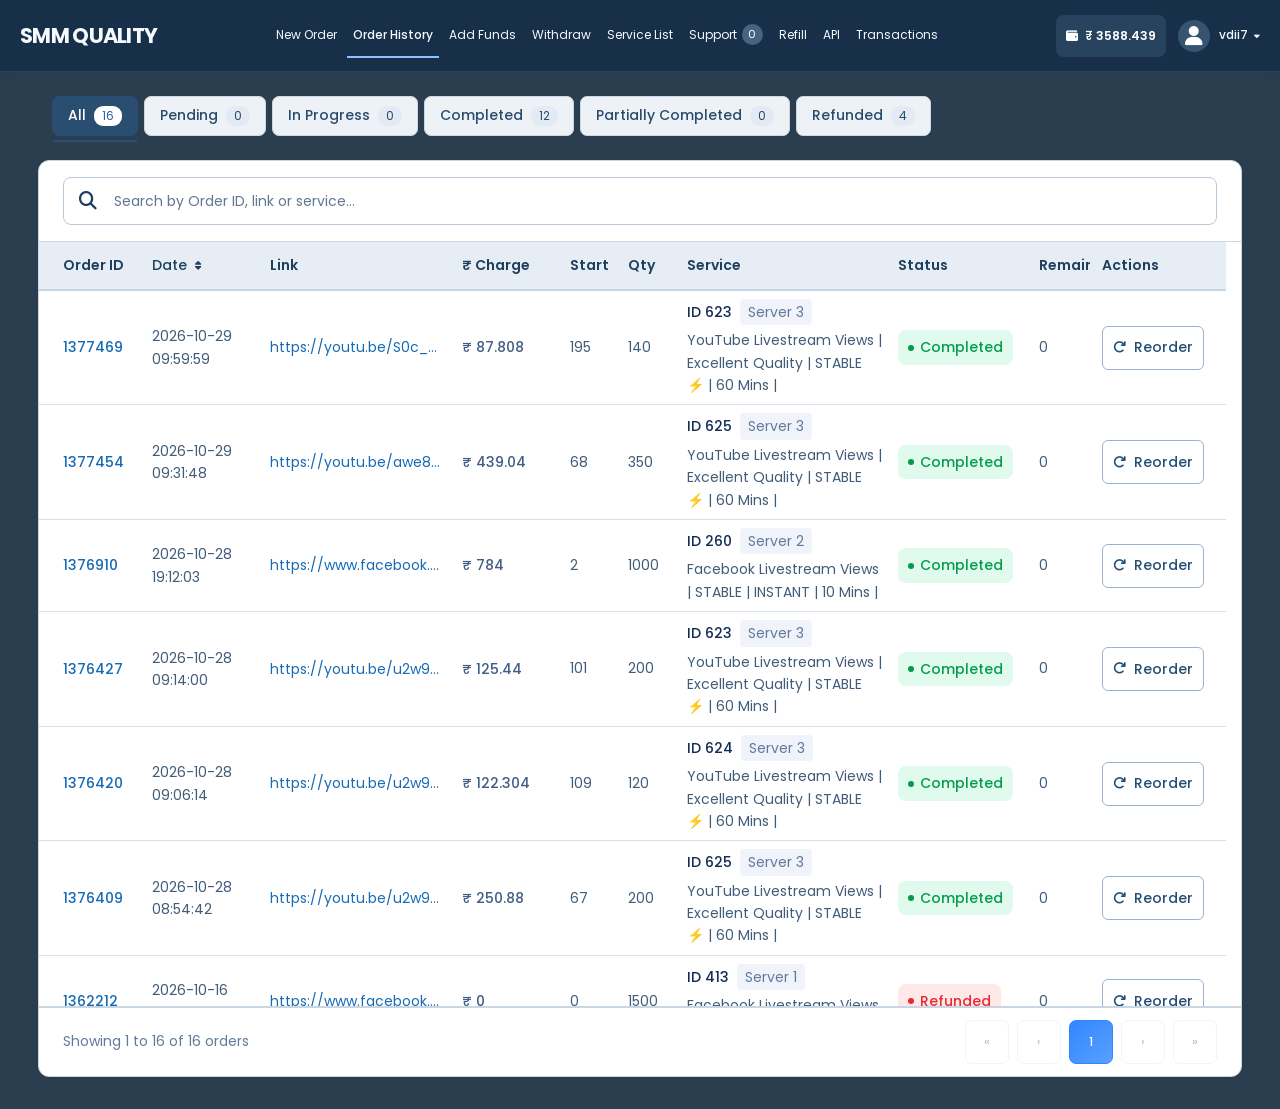
<file: orders.html>
<!DOCTYPE html>
<html lang="en">
<head>
  <meta charset="UTF-8">
  <meta name="viewport" content="width=device-width, initial-scale=1.0">
  <meta name="theme-color" content="#30465b">
  <title>Order History · SMM Quality</title>
  <link rel="preconnect" href="https://fonts.googleapis.com">
  <link rel="preconnect" href="https://fonts.gstatic.com" crossorigin>
  <link href="https://fonts.googleapis.com/css2?family=Poppins:wght@400;500;600;700&display=swap" rel="stylesheet">
  <link rel="stylesheet" href="https://cdnjs.cloudflare.com/ajax/libs/font-awesome/6.5.2/css/all.min.css">
  <style>
    :root{--ink:#0b142c;--muted:#6b7b9c;--line:#e3ebf4;--soft:#f3f6fb;--blue:#087bff;--button:#30465b;--radius:11px}
    *{box-sizing:border-box}body{margin:0;background:radial-gradient(ellipse at 50% 0,#fff 0,#f8fbfe 78%);color:var(--ink);font-family:Poppins,Arial,sans-serif;font-size:15px;-webkit-font-smoothing:antialiased}button,input,select{font:inherit}button,a,input,select{-webkit-tap-highlight-color:transparent}a{color:inherit;text-decoration:none}button{cursor:pointer}button,input,select,a{outline-offset:4px}button:focus-visible,a:focus-visible{outline:3px solid #82baff}input:focus,select:focus{outline:none;border-color:#83b5ec;box-shadow:0 0 0 3px #087bff10}button{transition:background .2s,transform .2s,box-shadow .2s}button:active{transform:translateY(1px)}[hidden]{display:none!important}
    .topbar{height:65px;background:#ffffffed;border-bottom:1px solid var(--line);box-shadow:0 3px 16px #243e5c03;position:relative;z-index:10}.header-inner{max-width:1600px;height:100%;margin:auto;padding:0 3%;display:flex;align-items:center;gap:39px}.brand{font-weight:800;font-size:25px;letter-spacing:-1px;white-space:nowrap}.nav{display:flex;align-items:center;gap:3px}.nav-link{border:0;background:none;padding:13px 14px;font-size:13px;font-weight:500;color:#354a6e;white-space:nowrap;border-radius:8px;transition:background .2s,color .2s}.nav-link:hover{background:var(--soft);color:var(--ink)}.nav-link.active{background:#eff3f9;color:var(--ink);font-weight:650}.badge{display:inline-grid;place-items:center;background:#596b8b;color:#fff;border-radius:50%;width:21px;height:21px;font-size:12px;margin-left:5px}.header-tools{margin-left:auto;display:flex;align-items:center;gap:23px}.plain-button{border:0;background:transparent;padding:8px 0;display:flex;align-items:center;gap:8px;color:#30466c;font-size:13px;white-space:nowrap}.chevron{font-size:9px}.balance-chip{background:#f5f8fb;padding:10px 15px;border-radius:8px;font-weight:750;white-space:nowrap;font-size:16px;display:flex;gap:10px;align-items:center}.avatar{display:grid;place-items:center;width:38px;height:38px;border-radius:50%;background:var(--ink);color:white;font-size:24px;margin-right:5px;box-shadow:0 0 0 4px #f7f9fc}.dropdown{position:relative}.dropdown-menu{position:absolute;right:0;top:calc(100% + 12px);min-width:180px;padding:7px;background:white;border:1px solid var(--line);box-shadow:0 12px 40px #23365118;border-radius:10px}.dropdown-menu button{width:100%;text-align:left;border:0;background:white;padding:11px;border-radius:6px;color:#354a6e;font-size:13px}.dropdown-menu button:hover{background:var(--soft)}.mobile-toggle{display:none;border:1px solid var(--line);background:var(--soft);border-radius:7px;width:39px;height:39px;color:var(--ink)}
    .page{max-width:1600px;margin:0 auto;padding:23px 3% 26px}.dashboard{display:grid;grid-template-columns:minmax(0,1.53fr) minmax(0,1fr);align-items:start;gap:17px}.left-column{display:grid;gap:14px}.card{border:1px solid var(--line);border-radius:var(--radius);background:#ffffffc9;box-shadow:0 3px 16px #354c7402}.funds{display:flex;align-items:center;gap:24px;padding:26px 25px;min-height:141px}.wallet-art{flex:0 0 105px;height:92px;border-radius:10px;background:linear-gradient(120deg,#f2f5fa,#f6f8fc);display:grid;place-items:center;font-size:45px}.funds-copy{flex:1;min-width:0}.eyebrow{font-size:14px;font-weight:600;margin:0 0 5px;color:#23395d}.funds-value{font-size:38px;font-weight:750;line-height:1.15;letter-spacing:-.9px;margin:0 0 5px;white-space:nowrap}.funds-copy small{font-size:14px;line-height:1.5;color:var(--muted);display:block}.primary{border:1px solid #30465b;background:linear-gradient(135deg,#344c62,#2c3e51);color:white;border-radius:6px;font-weight:600;box-shadow:inset 0 1px 3px #ffffff14,0 2px 3px #16324b08}.primary:hover{background:linear-gradient(135deg,#405f7a,#314c65);box-shadow:0 5px 15px #233e5a20}.add-funds{display:flex;gap:15px;align-items:center;padding:16px 20px;white-space:nowrap;font-size:17px}.add-funds i{font-size:23px}
    .order-card{padding:16px 25px 15px}.search-box{display:flex;align-items:center;border:1px solid #d4deeb;border-radius:6px;height:46px;margin-bottom:21px;transition:box-shadow .2s,border-color .2s}.search-box:focus-within{border-color:#83b5ec;box-shadow:0 0 0 3px #087bff10}.search-icon{width:48px;flex-shrink:0;display:grid;place-items:center;font-size:19px;height:100%;border-right:1px solid var(--line);color:#203756}.search-box input{width:100%;min-width:0;border:0;background:none;padding:12px;color:var(--ink);outline:none;box-shadow:none}.search-box input:focus{box-shadow:none}.search-box span{white-space:nowrap;padding-right:12px;color:var(--muted);font-size:11.5px}input::placeholder{color:var(--muted);opacity:1}.field-row{display:grid;grid-template-columns:34px minmax(0,1fr);gap:15px;margin-bottom:17px}.field-icon{font-size:23px;padding-top:1px;text-align:left}.field label,.field-label{display:block;font-size:15px;font-weight:600;margin:0 0 7px;letter-spacing:-.3px}.control{width:100%;height:40px;border:1px solid #d4deeb;border-radius:6px;background:#fff;color:var(--ink);padding:8px 14px;transition:border .2s,box-shadow .2s}.select-wrap{position:relative}.select-wrap select{appearance:none;padding-right:36px;cursor:pointer;font-size:14px}.select-wrap>i{position:absolute;right:14px;top:15px;pointer-events:none;font-size:12px}.description{display:grid;grid-template-columns:41px 1fr;gap:15px;background:linear-gradient(120deg,#f3f6fb,#f5f7fc);border-radius:7px;padding:12px 25px 13px;margin:-2px 0 14px;min-height:139px}.description>i{font-size:27px;padding-top:3px}.description h2{font-size:16px;margin:0 0 7px;font-weight:650;letter-spacing:-.3px}.description p{color:var(--muted);line-height:1.48;margin:0;font-size:14px}.description .check-line{margin-top:5px;display:flex;gap:7px;align-items:center}.check-line i{color:var(--button);font-size:19px}.quantity-line{display:grid;grid-template-columns:minmax(0,1.3fr) minmax(0,1fr);gap:29px}.quantity-line .field-row{margin-bottom:12px}.drip-control{display:flex;align-items:flex-start;gap:18px;padding-top:1px}.drip-control>i{font-size:23px}.drip-copy{flex:1}.drip-copy label{font-size:16px;font-weight:600;display:block;margin-bottom:5px;cursor:pointer}.drip-copy small{font-size:14px;white-space:nowrap;color:var(--muted)}.switch{position:relative;width:56px;height:29px;flex:0 0 56px;display:block;cursor:pointer}.switch input{position:absolute;inset:0;opacity:0;cursor:pointer;margin:0;z-index:1}.switch-track{position:absolute;inset:0;border-radius:20px;background:#c4cddd;transition:background .25s;box-shadow:inset 0 2px 4px #283c4e06}.switch-track:before{content:"";position:absolute;left:4px;top:4px;width:21px;height:21px;background:white;border-radius:50%;box-shadow:0 1px 4px #263b5f20;transition:transform .25s}.switch input:checked+.switch-track{background:var(--button)}.switch input:checked+.switch-track:before{transform:translateX(27px)}.switch input:focus-visible+.switch-track{outline:3px solid #82baff;outline-offset:3px}.drip-fields{margin:0 0 16px 49px;display:grid;grid-template-columns:1fr 1fr;gap:15px;padding:15px;background:var(--soft);border-radius:7px}.drip-fields small{grid-column:1/-1;color:var(--muted);line-height:1.5}.charge-row{margin-bottom:8px}.charge-input{display:flex;background:#f7f9fc;border:1px solid #d4deeb;border-radius:6px;height:37px;overflow:hidden}.charge-input span{padding:7px 18px;border-right:1px solid var(--line);font-weight:600}.charge-input input{background:none;border:0;width:100%;padding:8px 13px;color:var(--ink);box-shadow:none}.place-order{width:100%;min-height:44px;font-size:18px}.preview-note{margin:10px 0 0;color:var(--muted);font-size:12px;text-align:center;line-height:1.5}.no-services{font-size:13px;color:#9b4c2d;margin:7px 0 0}
    .updates{padding:24px 22px 18px}.updates-heading{display:flex;align-items:center;gap:19px;margin:0 4px 22px}.updates-heading>i{font-size:31px}.updates-heading h1{font-size:21px;letter-spacing:-.7px;margin:0;font-weight:750}.text-button{border:0;background:none;color:var(--blue);font-weight:600;padding:6px 0;font-size:15px;margin-left:auto;white-space:nowrap}.text-button:hover{color:#0059bd}.update-list{display:grid;gap:9px}.update{border:1px solid var(--line);border-radius:8px;padding:19px 20px 18px;transition:background .2s,border-color .2s}.update:hover{background:#f9fbff;border-color:#ccddef}.update-title{display:flex;gap:14px;justify-content:space-between;align-items:baseline;margin-bottom:8px}.update h2{font-size:15px;font-weight:650;letter-spacing:-.35px;margin:0}.update time{color:#7586a8;font-size:13px;white-space:nowrap}.update p{font-size:15.5px;line-height:1.4;margin:0;color:var(--muted)}.support{margin-top:14px;padding:17px 20px;display:flex;justify-content:center;align-items:center;gap:22px;min-height:61px;text-align:center;font-size:15px;font-weight:600;color:#30466d}.support>i{font-size:27px;color:var(--ink)}.support button{border:0;background:none;color:var(--blue);padding:0;font-weight:600;font-size:inherit}.support button:hover{text-decoration:underline}.toast{position:fixed;bottom:25px;left:50%;transform:translate(-50%,15px);opacity:0;pointer-events:none;z-index:50;max-width:calc(100% - 32px);width:max-content;background:#14283e;color:#fff;border:1px solid #ffffff18;border-radius:10px;padding:14px 20px;box-shadow:0 8px 35px #10243825;font-size:14px;line-height:1.5;transition:opacity .25s,transform .25s}.toast.show{opacity:1;transform:translate(-50%,0)}dialog{width:min(480px,calc(100% - 32px));border:1px solid var(--line);border-radius:15px;padding:27px;color:var(--ink);box-shadow:0 24px 90px #15283a25}dialog::backdrop{background:#10213755;backdrop-filter:blur(4px)}.dialog-head{display:flex;justify-content:space-between;align-items:center;gap:15px}.dialog-head h2{margin:0;font-size:22px;letter-spacing:-.6px}.close-dialog{border:0;background:var(--soft);width:32px;height:32px;border-radius:50%;color:var(--ink)}dialog p{color:var(--muted);line-height:1.6}dialog dl{display:grid;grid-template-columns:100px 1fr;gap:13px;font-size:14px}dialog dt{color:var(--muted)}dialog dd{margin:0;overflow-wrap:anywhere}dialog .primary{padding:12px 20px;width:100%;margin-top:10px}.dialog-tag{display:inline-block;background:#edf5ff;color:#2367ac;font-size:12px;font-weight:600;border-radius:5px;padding:5px 8px;margin-bottom:15px}
    @media(min-width:1500px){.header-inner{gap:40px}.nav-link{padding:13px 14px}.page{padding-top:23px}.funds{min-height:141px}.order-card{padding-top:16px}.dashboard{gap:17px}}
    @media(max-width:1350px){.header-inner{gap:22px}.nav-link{padding:12px 8px;font-size:12px}.header-tools{gap:15px}.brand{font-size:23px}.funds{gap:18px;padding:24px 20px}.wallet-art{flex-basis:80px;height:82px;font-size:38px}.funds-value{font-size:32px}.add-funds{padding:15px;font-size:15px;gap:9px}.funds-copy small{font-size:12px}.order-card{padding-left:20px;padding-right:20px}.search-box span{font-size:10px}.quantity-line{gap:19px;grid-template-columns:1.15fr 1fr}.drip-control{gap:12px}.drip-copy small{font-size:12px}.update{padding:18px 17px}.update h2{font-size:14px}.update p{font-size:14px}.update time{font-size:11px}.updates{padding:23px 18px 18px}.updates-heading{gap:15px}.updates-heading h1{font-size:20px}}
    @media(max-width:1120px){.header-inner{gap:20px}.nav-link{padding:12px 7px}.header-tools{gap:15px}.currency-dropdown{display:none}.balance-chip{font-size:13px;padding:10px}.brand{font-size:21px}.user-name{display:none}.header-tools .plain-button{gap:0}.dashboard{grid-template-columns:minmax(0,1.45fr) minmax(0,1fr)}.funds{flex-wrap:wrap;gap:15px}.funds-copy{min-width:200px}.add-funds{width:100%;justify-content:center;padding:11px}.wallet-art{height:72px;flex-basis:75px}.search-box span{display:none}.quantity-line{grid-template-columns:1fr;gap:0}.drip-control{padding:0 0 15px 0;margin-left:49px}.drip-copy small{font-size:13px}.switch{margin-left:auto}.updates-heading{gap:12px}.updates-heading h1{font-size:18px}.updates-heading>i{font-size:26px}.text-button{font-size:13px}.update-title{flex-wrap:wrap;gap:5px}.update time{font-size:11px}.update p{font-size:14px}.description{padding-left:16px;gap:8px}.description p{font-size:13px}}
    @media(max-width:900px){.topbar{height:66px}.header-inner{padding:0 4%;gap:15px}.mobile-toggle{display:block}.brand{font-size:23px}.header-tools{gap:17px}.nav{display:none;position:absolute;top:65px;left:0;right:0;background:white;padding:12px 4% 18px;border-bottom:1px solid var(--line);box-shadow:0 15px 20px #2039570b;grid-template-columns:repeat(4,1fr);gap:6px}.nav.open{display:grid}.nav-link{padding:13px 9px;text-align:center;font-size:13px}.balance-chip{font-size:14px}.user-name{display:inline}.header-tools .plain-button{gap:7px}.page{padding:20px 4%}.dashboard{grid-template-columns:1fr}.funds{flex-wrap:nowrap;padding:22px}.funds-copy{min-width:0}.funds-copy small{font-size:13px}.add-funds{width:auto;padding:15px 19px}.wallet-art{height:82px;flex-basis:90px}.order-card{padding:20px 24px}.quantity-line{grid-template-columns:1.2fr 1fr;gap:25px}.drip-control{margin-left:0;padding-top:1px}.description p{font-size:14px}.description{padding-left:24px;gap:15px}.updates{padding:22px 24px}.updates-heading h1{font-size:21px}.update-title{flex-wrap:nowrap}.update h2{font-size:15px}.update time{font-size:12px}.update p{font-size:15px}.update-list{grid-template-columns:1fr 1fr;gap:12px}.update:last-child{grid-column:1/-1}.update{padding:18px}.support{font-size:13px;gap:15px}.currency-dropdown{display:block}}
    @media(max-width:600px){.header-inner{gap:12px}.brand{font-size:20px;letter-spacing:-.8px}.header-tools{gap:12px}.avatar{height:32px;width:32px;font-size:20px;margin:0}.user-name,.user-chevron,.currency-dropdown{display:none}.balance-chip{font-size:12px;gap:6px;padding:9px 8px}.balance-chip i{display:none}.mobile-toggle{width:33px;height:33px}.nav{grid-template-columns:repeat(2,1fr)}.page{padding:15px 4% 20px}.left-column{gap:12px}.dashboard{gap:14px}.funds{padding:18px;gap:15px;flex-wrap:wrap}.wallet-art{height:69px;flex-basis:69px;font-size:33px}.funds-value{font-size:30px;letter-spacing:-1px}.eyebrow{font-size:11px;letter-spacing:.3px}.funds-copy small{font-size:12px;line-height:1.6}.add-funds{width:100%;padding:11px;font-size:14px}.add-funds i{font-size:18px}.order-card{padding:16px}.search-box{margin-bottom:21px}.search-box input{font-size:13px}.search-icon{width:41px;font-size:17px}.field-row{grid-template-columns:23px 1fr;gap:12px;margin-bottom:17px}.field-icon{font-size:20px;padding-top:2px}.field label,.field-label{font-size:13px;margin-bottom:8px}.control{height:43px;font-size:13px;padding-left:11px}.select-wrap select{font-size:12px}.select-wrap>i{top:16px;right:11px}.description{grid-template-columns:23px 1fr;padding:15px 12px;gap:12px;margin-bottom:17px}.description>i{font-size:23px}.description h2{font-size:14px}.description p{font-size:12px;line-height:1.65}.description .check-line{align-items:flex-start}.check-line i{font-size:16px;margin-top:2px}.quantity-line{grid-template-columns:1fr;gap:0}.drip-control{margin-left:35px;gap:12px;padding:0 0 19px}.drip-control>i{font-size:21px}.drip-copy label{font-size:14px}.drip-copy small{font-size:12px}.drip-fields{margin-left:35px;padding:12px;gap:10px;grid-template-columns:1fr}.drip-fields label{font-size:12px}.charge-row{margin-bottom:12px}.charge-input{height:40px}.place-order{min-height:44px;font-size:15px}.updates{padding:20px 16px 16px}.updates-heading{margin:0 2px 18px;gap:13px}.updates-heading h1{font-size:19px}.updates-heading>i{font-size:26px}.text-button{font-size:13px}.update-list{grid-template-columns:1fr;gap:10px}.update{padding:17px 15px}.update h2{font-size:13px}.update time{font-size:10px}.update p{font-size:13px;line-height:1.6}.support{padding:16px 17px;align-items:center;gap:13px;font-size:12px;line-height:1.7}.support>i{font-size:23px;flex-shrink:0}.preview-note{font-size:11px}.toast{font-size:12px;bottom:16px}}
    /* Shared header: reuse this markup, styling, and menu behavior on every new page. */
    .header-inner{width:100%;min-width:0;gap:clamp(16px,2vw,32px)}
    .brand,.header-tools,.mobile-toggle{flex-shrink:0}
    .nav{min-width:0;flex-shrink:0}
    .header-tools{gap:clamp(12px,1.4vw,23px)}
    .left-column,.card,.field,.select-wrap,.description>div,.drip-copy{min-width:0}
    .control{min-width:0;max-width:100%}
    .charge-input input{min-width:0}
    .drip-copy small{white-space:normal}
    @media(min-width:1241px) and (max-width:1450px){
      .header-inner{gap:16px}
      .brand{font-size:23px}
      .nav{gap:2px}
      .nav-link{padding:12px 9px;font-size:12px}
      .header-tools{gap:14px}
      .balance-chip{font-size:14px;padding:10px 12px}
      .avatar{width:34px;height:34px;font-size:22px;margin-right:0}
    }
    @media(min-width:901px) and (max-width:1240px){
      .topbar{height:66px}
      .mobile-toggle{display:block}
      .header-inner{gap:18px}
      .header-tools{gap:20px}
      .currency-dropdown{display:block}
      .user-name{display:inline}
      .header-tools .plain-button{gap:8px}
      .nav{display:none;position:absolute;top:65px;left:0;right:0;background:white;padding:12px 3% 18px;border-bottom:1px solid var(--line);box-shadow:0 15px 20px #2039570b;grid-template-columns:repeat(4,minmax(0,1fr));gap:6px}
      .nav.open{display:grid}
      .nav-link{padding:13px 9px;text-align:center;font-size:13px}
    }
    .primary:disabled{opacity:.5;cursor:not-allowed;box-shadow:none}
    @media(max-width:380px){.header-inner{gap:8px}.brand{font-size:17px}.header-tools{gap:8px}.balance-chip{font-size:11px;padding:8px 6px}.avatar{width:28px;height:28px;font-size:17px}.mobile-toggle{width:30px;height:32px}.funds-value{font-size:26px}.wallet-art{flex-basis:55px;height:60px;font-size:29px}.funds{gap:11px}.update-title{gap:8px}.update h2{font-size:12px}.update time{font-size:9px}}
    @media(prefers-reduced-motion:no-preference){.card{animation:arrive .45s ease both}.updates{animation-delay:.08s}.support{animation-delay:.12s}@keyframes arrive{from{opacity:0;transform:translateY(8px)}to{opacity:1;transform:translateY(0)}}} @media(prefers-reduced-motion:reduce){*,*:before,*:after{animation:none!important;transition:none!important;scroll-behavior:auto!important}}
    .dropdown-menu a{display:block;width:100%;text-align:left;background:white;padding:11px;border-radius:6px;color:#354a6e;font-size:13px}.dropdown-menu a:hover{background:var(--soft)}

    .orders-title{display:flex;align-items:center;gap:22px;padding:23px;margin-bottom:18px;animation:none}.orders-icon{display:grid;place-items:center;width:61px;height:63px;flex:0 0 61px;border-radius:12px;background:linear-gradient(135deg,#deecff,#eaf3ff);font-size:29px;color:#173f78}.orders-title h1{font-size:23px;font-weight:750;letter-spacing:-.6px;margin:0 0 7px}.orders-title p{font-size:14px;color:var(--muted);line-height:1.6;margin:0}.status-tabs{display:flex;gap:6px;overflow-x:auto;padding:0 14px 7px;margin-bottom:0;scrollbar-width:thin}.status-tab{flex-shrink:0;display:flex;align-items:center;gap:11px;padding:13px 17px;border:1px solid #eaf0f8;border-radius:7px;background:#f4f7fc;color:#314b70;font-size:13px;position:relative;white-space:nowrap}.status-tab span{font-size:11px;padding:4px 8px;background:#e3eaf4;border-radius:9px;line-height:1}.status-tab.active{border-color:#3186ff;background:linear-gradient(120deg,#3186ff,#529cff);color:white;box-shadow:0 3px 9px #2380ff14}.status-tab.active span{background:white;color:#2665ad}.status-tab.active:after{content:'';position:absolute;left:0;right:0;height:2px;bottom:-7px;background:#3186ff}.orders-card{animation:none}.order-filters{display:grid;grid-template-columns:minmax(0,1fr) 215px 190px 112px;gap:15px;padding:23px 20px;border-bottom:1px solid var(--line)}.order-search{display:flex;align-items:center;gap:17px;border:1px solid #d5dfed;border-radius:6px;padding:0 15px;min-height:43px}.order-search:focus-within{border-color:#83b5ec;box-shadow:0 0 0 3px #087bff10}.order-search i{font-size:18px;color:#1e3a61}.order-search input{min-width:0;width:100%;padding:11px 0;background:none;border:0;outline:none;box-shadow:none;color:#354d70;font-size:13px}.order-search input:focus{box-shadow:none}.order-filter{position:relative;min-width:0}.order-filter select{width:100%;min-width:0;appearance:none;min-height:43px;padding:10px 32px 10px 13px;border:1px solid #d5dfed;border-radius:6px;background:white;color:#314b70;font-size:12px;cursor:pointer}.order-filter>i{position:absolute;right:13px;top:16px;pointer-events:none;font-size:11px;color:#29466d}.order-date select{padding-left:38px}.order-date>.fa-calendar-days{left:13px;right:auto;font-size:16px;top:14px}.order-reset{display:flex;align-items:center;justify-content:center;gap:12px;background:white;border:1px solid #d5dfed;border-radius:6px;color:#233b60;font-size:13px}.order-reset:hover{background:#eef5ff;border-color:#b5cde9}.order-reset i{font-size:17px}.custom-order-dates{display:flex;gap:18px;align-items:center;padding:0 20px 17px;border-bottom:1px solid var(--line);font-size:12px;color:#536c8c;flex-wrap:wrap}.custom-order-dates label{display:flex;align-items:center;gap:9px}.custom-order-dates input{font:inherit;color:#304b70;border:1px solid #d5dfed;border-radius:5px;padding:8px;min-width:0}.date-error{font-size:12px;color:#b13e3e}.orders-table-scroll{width:100%;overflow-x:auto}.orders-table{width:100%;table-layout:fixed;border-collapse:collapse;text-align:left}.orders-table th{background:linear-gradient(120deg,#f4f7fb,#f8fafd);padding:19px 12px;font-size:12px;font-weight:650;color:#1b365f;white-space:nowrap}.orders-table td{border-top:1px solid var(--line);padding:15px 12px;color:#687fa0;font-size:12px;line-height:1.65;vertical-align:middle}.orders-table th:nth-child(1){width:4%}.orders-table th:nth-child(2){width:7%}.orders-table th:nth-child(3){width:8%}.orders-table th:nth-child(4){width:20%}.orders-table th:nth-child(5){width:8%}.orders-table th:nth-child(6){width:5%}.orders-table th:nth-child(7){width:5%}.orders-table th:nth-child(8){width:17%}.orders-table th:nth-child(9){width:10%}.orders-table th:nth-child(10){width:5%}.orders-table th:nth-child(11){width:11%}.orders-table tbody tr{transition:background .2s}.orders-table tbody tr:hover{background:#f9fbff}.order-id{border:0;padding:5px 0;background:none;color:var(--blue);font-size:12px}.order-id:hover{text-decoration:underline}.order-date-cell{font-size:11px!important;white-space:nowrap;line-height:1.65!important}.order-video{display:flex;align-items:center;gap:11px;border:1px solid #dfe8f4;border-radius:6px;padding:10px;color:#087bff;background:white;min-width:0}.order-video span{flex:1;min-width:0;overflow:hidden;text-overflow:ellipsis;white-space:nowrap;font-size:10px}.order-video i{color:#29476a;font-size:13px;flex-shrink:0}.order-video:hover{background:#f1f7ff;border-color:#b6d3f4}.charge-cell{white-space:nowrap;font-variant-numeric:tabular-nums;color:#425e86!important}.charge-cell small{margin-right:5px}.service-meta{display:flex;gap:7px;align-items:center;margin-bottom:3px;font-size:11px;flex-wrap:wrap}.service-meta strong{color:#162e55;font-weight:650}.server-tag{padding:2px 7px;background:#f0f4fa;color:#607a9f;border-radius:4px;font-size:10px;white-space:nowrap}.service-description{font-size:11px;line-height:1.6;overflow-wrap:anywhere}.order-status{display:inline-flex;align-items:center;gap:6px;border-radius:7px;padding:7px 9px;font-size:10px;font-weight:600;white-space:nowrap;line-height:1.5}.order-status:before{content:'';height:6px;width:6px;border-radius:50%;background:currentColor;flex-shrink:0}.order-status.completed{background:#e0faed;color:#049c4b}.order-status.refunded{background:#ffe8e8;color:#e72b31}.order-status.pending{background:#fff2db;color:#a96b10}.order-status.in-progress{background:#e5efff;color:#3573bf}.order-status.partially-completed{background:#f1eaff;color:#8253bb}.order-actions{display:flex;gap:7px;align-items:center}.reorder-button{display:flex;align-items:center;justify-content:center;gap:8px;padding:9px 11px;background:white;border:1px solid #4996ff;border-radius:5px;color:#087bff;font-size:11px;white-space:nowrap}.reorder-button:hover{background:#edf5ff;box-shadow:0 3px 8px #1c7ffa12}.more-order{border:0;background:none;color:#25476c;padding:8px;font-size:15px}.more-order:hover{background:#edf3fc;border-radius:5px}.sort-orders{border:0;background:none;padding:0;color:inherit;font-size:inherit;font-weight:inherit;display:flex;gap:8px;align-items:center}.sort-orders i{font-size:10px}.orders-footer{display:flex;align-items:center;justify-content:space-between;gap:15px;padding:16px 20px;border-top:1px solid var(--line)}.orders-summary{color:#627b9d;font-size:12px;margin:0;line-height:1.5}.orders-pagination{display:flex;gap:7px;align-items:center}.orders-pagination button{height:35px;min-width:35px;padding:0 8px;display:grid;place-items:center;background:white;border:1px solid #d9e4f1;border-radius:5px;color:#526f94;font-size:12px}.orders-pagination button.current{background:linear-gradient(135deg,#3186ff,#59a0ff);color:white;border-color:#3186ff}.orders-pagination button:disabled{opacity:.4;cursor:not-allowed}.empty-orders{padding:45px 20px;text-align:center;font-size:13px;line-height:1.6;color:var(--muted)}.empty-orders i{display:block;font-size:28px;color:#9aafc9;margin-bottom:13px}.empty-orders strong{display:block;color:#395576;font-weight:600}.order-dialog-actions{display:grid;grid-template-columns:1fr 1fr;gap:10px;margin-top:17px}.order-dialog-actions .primary{margin:0;padding:12px 8px;font-size:12px;text-align:center}.order-preview-note{margin:0 20px 14px;font-size:11px;line-height:1.6;color:var(--muted)}
    @media(max-width:1300px){.orders-table{min-width:1250px}.order-filters{grid-template-columns:minmax(0,1fr) 190px 170px 100px;gap:12px}.orders-table th{font-size:11px;padding:16px 11px}.orders-table td{padding:14px 11px;font-size:11px}.order-search input{font-size:12px}.order-filter select{font-size:11px}.order-reset{font-size:12px}}
    @media(max-width:850px){.order-filters{grid-template-columns:1fr 1fr 95px;padding:18px;gap:11px}.order-search{grid-column:1/-1}.orders-title{padding:20px;gap:18px}.orders-title h1{font-size:22px}.orders-title p{font-size:13px}.status-tabs{padding-left:0;padding-right:0}.status-tab{font-size:12px;padding:12px 14px;gap:8px}.status-tab span{font-size:10px}.orders-footer{padding:15px 17px}.orders-pagination{gap:5px}.orders-pagination button{min-width:32px;height:33px;font-size:11px}.orders-summary{font-size:11px}.orders-icon{height:58px;flex-basis:56px;font-size:26px}}
    @media(max-width:600px){.orders-title{padding:19px 16px;gap:15px;margin-bottom:15px;align-items:flex-start}.orders-icon{height:52px;flex-basis:49px;font-size:25px;border-radius:10px}.orders-title h1{font-size:20px;margin-top:3px;margin-bottom:5px}.orders-title p{font-size:12px;line-height:1.65}.status-tabs{gap:5px}.status-tab{padding:11px 12px;font-size:11px;gap:7px}.status-tab span{font-size:10px;padding:4px 6px}.order-filters{grid-template-columns:minmax(0,1fr) minmax(0,1fr);gap:10px;padding:16px 13px}.order-search{padding:0 12px;gap:12px}.order-search input{font-size:11px;min-height:43px}.order-filter select{font-size:11px;padding-left:10px;padding-right:28px;min-height:43px}.order-date select{padding-left:33px}.order-date>.fa-calendar-days{left:10px}.order-reset{grid-column:1/-1;min-height:37px;font-size:12px;gap:10px}.order-reset i{font-size:15px}.orders-table{min-width:1190px}.orders-table td{font-size:11px;padding:14px 10px}.orders-table th{font-size:10px;padding:15px 10px}.orders-footer{padding:15px 13px;flex-wrap:wrap;justify-content:center;gap:12px}.orders-summary{width:100%;text-align:center;font-size:11px}.orders-pagination button{height:31px;min-width:31px;font-size:10px}.custom-order-dates{padding:0 13px 15px;gap:10px;font-size:11px}.custom-order-dates label{width:100%;justify-content:space-between}.custom-order-dates input{max-width:75%;flex:1}.order-preview-note{font-size:10px;margin-left:13px;margin-right:13px}}


    /* Shared UI standards — keep identical in every standalone page. */
    :root{--font-ui:'Poppins',Arial,sans-serif;--text-title:24px;--text-section:18px;--text-body:14px;--text-small:12px;--text-table:12px;--control-height:44px;--button-height:44px;--button-small-height:34px;--space-card:24px;--space-section:20px;--space-field:16px;--ui-radius:8px}
    body{font-family:var(--font-ui);font-size:var(--text-body);line-height:1.6}
    button,input,select,textarea{font-family:var(--font-ui)}
    button,a,input,select,textarea{font-weight:400}
    h1,h2,h3{line-height:1.35;font-weight:600;letter-spacing:-.4px}
    :is(.section-intro h1,.settings-intro h1,.history-heading h1,.refill-heading h1,.orders-title h1,.catalog-title h1,.api-title h1,.funding-intro h1){font-size:var(--text-title);font-weight:600;line-height:1.35;letter-spacing:-.6px;margin:0 0 6px}
    :is(.section-intro h2,.settings-intro h2,.side-heading,.side-intro h2,.help-heading h2,.help-inline h2,.tickets-heading h2,.updates-heading h1,.category-heading h2,.aside-heading){font-size:var(--text-section);font-weight:600;line-height:1.4;letter-spacing:-.4px}
    :is(.endpoint h2,.overview-card h2,.description h2){font-size:16px;font-weight:600;line-height:1.4}
    :is(.update h2,.steps h3,.information-item h3,.help-copy h2){font-size:14px;font-weight:600;line-height:1.5}
    :is(.section-intro p,.settings-intro p,.history-heading p,.refill-heading p,.orders-title p,.catalog-title p,.api-title p,.funding-intro p,.side-intro p,.help-inline p,.information-item p,.steps p,.update p,.description p,.help-copy p){font-size:var(--text-body);line-height:1.65;font-weight:400}
    :is(.field-hint,.message-hint,.qr-caption,.local-note,.catalog-note,.order-preview-note,.preview-note,.date-filter-note,.dialog-caption){font-size:var(--text-small);line-height:1.6}
    :is(.field label,.field-label,.ticket-field>label,.settings-field>label,.payment-field label){font-size:13px;font-weight:500;line-height:1.5;margin-bottom:8px;letter-spacing:0}
    :is(.primary,.help-action,.secondary-action,.reset-filters,.order-reset,.view-ticket,.view-transaction,.view-refill,.reorder-button,.service-view,.contact-api,.contact-action,.api-doc-link,.service-order-link,.refill-preview-link,.clear-date){font-family:var(--font-ui);font-weight:500;line-height:1.4;letter-spacing:0;border-radius:var(--ui-radius);display:inline-flex;align-items:center;justify-content:center;gap:10px;text-align:center;min-width:0;vertical-align:middle}
    :is(.primary,.help-action,.secondary-action,.reset-filters,.order-reset,.contact-api,.service-order-link,.refill-preview-link,.clear-date){height:auto;min-height:var(--button-height);padding:11px 18px;font-size:13px}
    :is(.place-order,.pay-button,.submit-ticket,.settings-submit){width:100%;min-height:48px;font-size:14px;padding:12px 18px}
    :is(.add-funds,.whatsapp-save,.secondary-action){min-height:44px;font-size:13px;padding:11px 18px}
    .add-funds i{font-size:19px}
    :is(.view-ticket,.view-transaction,.view-refill,.reorder-button,.service-view){min-height:var(--button-small-height);padding:7px 11px;font-size:11px;gap:8px;white-space:nowrap;border-radius:6px}
    :is(.view-ticket,.view-transaction,.view-refill,.reorder-button,.service-view) i{font-size:13px}
    :is(.contact-action,.api-doc-link){min-height:56px;padding:15px 18px;font-size:13px;justify-content:flex-start;text-align:left;gap:16px}
    .contact-action{width:100%}.contact-api,.service-order-link,.refill-preview-link{display:flex}
    :is(.copy-code,.copy-key,.copy-button,.visibility-button,.close-dialog,.more-order){min-width:34px;min-height:34px;font-size:14px;border-radius:6px}
    .copy-code{width:34px;height:34px;top:7px;right:7px}.code-block pre{padding-right:49px}
    :is(.control,.payment-select select,.filter-select select,.order-filter select,.catalog-select select){min-height:var(--control-height);height:var(--control-height);font-family:var(--font-ui);font-size:13px;line-height:1.5;border-radius:var(--ui-radius);font-weight:400}
    :is(.select-wrap select,.payment-select select){font-size:13px}
    :is(.support-input,.settings-input,.input-group,.search-box,.transaction-search,.order-search,.catalog-search,.ticket-search,.refill-search,.copy-field,.date-trigger,.charge-input){min-height:var(--control-height);height:auto;border-radius:var(--ui-radius)}
    :is(.support-input input,.support-input select,.settings-input input,.settings-input select,.input-group input,.search-box input,.transaction-search input,.order-search input,.catalog-search input,.ticket-search input,.refill-search input){font-family:var(--font-ui);font-size:13px;line-height:1.5;padding-top:11px;padding-bottom:11px;min-height:42px;font-weight:400}
    .support-input textarea{font-family:var(--font-ui);font-size:13px;line-height:1.65;min-height:120px}
    .charge-input input{font-size:13px;font-family:var(--font-ui)}.charge-input span{display:grid;place-items:center;padding:8px 16px;font-size:14px}
    :is(.select-wrap>i,.payment-select>i,.filter-select i,.order-filter>.fa-chevron-down,.catalog-select>.fa-chevron-down,.support-input>.fa-chevron-down,.settings-input>.fa-chevron-down){top:17px;font-size:11px}
    .order-date>.fa-calendar-days{top:14px}.catalog-select>i:not(.fa-chevron-down){top:15px}.payment-select .upi-mark{top:7px}
    :is(.ticket-field,.settings-field,.payment-field,.payment-field.utr-field){margin-bottom:var(--space-field)}
    .field-row{margin-bottom:var(--space-field)}
    :is(.section-intro,.settings-intro,.funding-intro){gap:20px;margin-bottom:var(--space-section)}
    :is(.ticket-form-card,.settings-card,.funding-card,.updates,.side-card,.information-card,.quick-card,.settings-help,.refill-card,.overview-card){padding:var(--space-card)}
    :is(.support-layout,.funding-layout,.settings-layout,.dashboard){gap:var(--space-section)}
    :is(.left-column,.funding-sidebar,.support-sidebar,.service-groups){gap:var(--space-section)}
    :is(.history-heading,.orders-title,.catalog-title,.api-title){padding:var(--space-card);gap:20px}
    :is(.order-filters,.catalog-filters){padding:20px 24px;gap:16px}
    :is(.history-body,.tickets-card){padding:20px 24px}
    :is(.catalog-footer,.orders-footer){padding:16px 24px}
    :is(.help-card,.tickets-card,.support,.orders-title){margin-top:var(--space-section)}.orders-title{margin-top:0}
    :is(.orders-table,.services-table,.refill-table,.transaction-table,.tickets-table,.api-table){font-family:var(--font-ui)}
    :is(.orders-table,.services-table,.refill-table,.transaction-table,.tickets-table,.api-table) th{font-size:12px;font-weight:600;line-height:1.5;padding-top:13px;padding-bottom:13px}
    :is(.orders-table,.services-table,.refill-table,.transaction-table,.tickets-table,.api-table) td{font-size:var(--text-table);font-weight:400;line-height:1.6}
    :is(.service-time,.service-description,.order-date-cell,.refill-date){font-size:12px!important;line-height:1.6!important}
    :is(.order-id,.refill-order,.subject-link,.order-detail-link){font-family:var(--font-ui);font-size:12px;font-weight:400}
    :is(.transaction-table .amount,.charge-cell){font-size:13px;font-weight:500}
    :is(.order-status,.transaction-type,.refill-status,.status-pill){font-size:11px;font-weight:500;line-height:1.5;padding:6px 10px;border-radius:8px}
    :is(.orders-pagination,.catalog-pagination,.transaction-pagination,.refill-pagination,.pagination){gap:8px}
    :is(.orders-pagination,.catalog-pagination,.transaction-pagination,.refill-pagination,.pagination) button{min-width:36px;width:36px;height:36px;padding:0 7px;border-radius:7px;font-family:var(--font-ui);font-size:12px;font-weight:500}
    :is(.orders-summary,.catalog-summary,.result-summary,.refill-summary){font-size:12px;line-height:1.6}
    .status-tab{min-height:42px;font-size:12px;font-weight:500;padding:10px 15px;gap:9px;border-radius:7px}.status-tab span{font-size:11px;font-weight:400}
    .category-heading{min-height:54px}.category-count{font-size:12px;font-weight:400}.service-meta strong{font-size:12px;font-weight:500}.server-tag{font-size:10px}
    .header-inner{gap:20px}.brand{font-family:var(--font-ui);font-size:24px;font-weight:700;letter-spacing:-.8px}.nav-link{font-family:var(--font-ui);font-size:12px;line-height:1.5;font-weight:400;padding:12px 10px;min-height:42px;display:flex;align-items:center;justify-content:center;gap:5px}.nav-link.active{font-weight:500}.header-tools{gap:16px}.plain-button{font-size:12px;font-family:var(--font-ui);font-weight:400}.balance-chip{font-size:14px;font-weight:600}.dropdown-menu :is(a,button){font-family:var(--font-ui);font-size:12px;font-weight:400;line-height:1.6;min-height:40px;padding:10px 12px}.badge{font-size:11px;margin-left:0}
    .text-button{font-size:13px;font-weight:500;min-height:36px}.support{font-size:13px;font-weight:500;line-height:1.6}.support button{font:inherit;font-weight:500}.funds-copy small{font-size:13px;line-height:1.6}.eyebrow{font-size:12px;font-weight:500}.funds-value{font-size:36px;font-weight:600;line-height:1.2}.search-box span{font-size:11px}.drip-copy label{font-size:14px;font-weight:500}.drip-copy small{font-size:12px;line-height:1.6}.description{padding:16px 20px}.update{padding:18px}.side-intro{gap:20px}.twofa-content{margin-left:85px}
    dialog{font-family:var(--font-ui);padding:24px}.dialog-head h2{font-size:21px;font-weight:600;line-height:1.4}dialog p{font-size:13px;line-height:1.7}dialog dl{font-size:12px;line-height:1.65}dialog .primary{width:100%;min-height:44px}.toast{font-family:var(--font-ui);font-size:13px;line-height:1.6}.preview-feedback{font-size:12px;line-height:1.65}.code-block pre,.code-block code,.api-key{font-family:Consolas,'Courier New',monospace}
    @media(min-width:901px) and (max-width:1400px){.topbar{height:66px}.mobile-toggle{display:block}.nav{display:none;position:absolute;top:65px;left:0;right:0;padding:12px 3% 18px;background:white;border-bottom:1px solid var(--line);box-shadow:0 15px 20px #2039570b;grid-template-columns:repeat(4,minmax(0,1fr));gap:6px}.nav.open{display:grid}.header-tools{margin-left:auto}.currency-dropdown{display:block}.user-name{display:inline}.header-tools .plain-button{gap:8px}}
    @media(min-width:1401px){.nav{gap:2px}.header-inner{gap:20px}.nav-link{padding-left:8px;padding-right:8px}.brand{font-size:23px}.header-tools{gap:14px}.balance-chip{padding:10px 12px}.avatar{width:34px;height:34px;font-size:22px;margin-right:0}}
    @media(max-width:1120px){:root{--space-card:20px;--text-title:22px}.search-box span{display:none}.twofa-content{margin-left:79px}.settings-intro{gap:20px}}
    @media(max-width:900px){.nav-link{font-size:12px}.header-inner{gap:15px}.brand{font-size:22px}.header-tools{gap:15px}.nav.open{grid-template-columns:repeat(4,minmax(0,1fr))}.twofa-content{margin-left:0}.funds-value{font-size:32px}}
    @media(max-width:600px){:root{--text-title:20px;--text-section:17px;--text-body:12px;--text-small:11px;--text-table:11px;--space-card:16px;--space-section:16px;--space-field:16px}.header-inner{gap:10px}.brand{font-size:18px;letter-spacing:-.6px}.header-tools{gap:10px}.balance-chip{font-size:11px;padding:9px 7px}.plain-button{font-size:11px}.avatar{width:30px;height:30px;font-size:19px;margin:0}.mobile-toggle{width:33px;flex-basis:33px}.nav.open{grid-template-columns:repeat(2,minmax(0,1fr))}.nav-link{font-size:12px;min-height:42px;padding:11px 8px}.currency-dropdown{display:none}.user-name,.user-chevron{display:none}
      :is(.section-intro,.settings-intro,.funding-intro){gap:15px}.twofa-content{margin-left:0}
      :is(.control,.select-wrap select,.payment-select select,.filter-select select,.order-filter select,.catalog-select select,.support-input input,.support-input select,.settings-input input,.settings-input select,.input-group input,.search-box input,.transaction-search input,.order-search input,.catalog-search input,.ticket-search input,.refill-search input,.support-input textarea){font-size:12px}
      :is(.field label,.field-label,.ticket-field>label,.settings-field>label,.payment-field label){font-size:12px}
      :is(.primary,.help-action,.secondary-action,.reset-filters,.order-reset,.contact-api,.service-order-link,.refill-preview-link,.clear-date){font-size:12px;min-height:44px;padding:11px 14px}
      :is(.place-order,.pay-button,.submit-ticket,.settings-submit){font-size:13px;min-height:46px}
      :is(.view-ticket,.view-transaction,.view-refill,.reorder-button,.service-view){font-size:11px;min-height:34px;padding:7px 10px}
      :is(.contact-action,.api-doc-link){font-size:12px;min-height:52px;padding:14px 16px}
      :is(.history-heading,.orders-title,.catalog-title,.api-title){padding:18px 16px;gap:15px}
      :is(.order-filters,.catalog-filters,.history-body,.tickets-card){padding:16px 13px;gap:12px}
      :is(.catalog-footer,.orders-footer){padding:15px 13px}
      :is(.orders-table,.services-table,.refill-table,.transaction-table,.tickets-table,.api-table) th{font-size:11px;padding-top:12px;padding-bottom:12px}
      :is(.service-time,.service-description,.order-date-cell,.refill-date){font-size:11px!important}.category-heading h2{font-size:14px}.category-count{font-size:11px}.status-tab{font-size:11px;padding:10px 12px}.orders-summary,.catalog-summary,.result-summary,.refill-summary{font-size:11px}.funds-value{font-size:29px}.funds-copy small{font-size:12px}.text-button{font-size:12px}.support{font-size:12px}.dialog-head h2{font-size:19px}.toast{font-size:12px}dialog{padding:20px}
    }
    @media(max-width:380px){.header-inner{gap:7px}.brand{font-size:16px;letter-spacing:-.7px}.header-tools{gap:7px}.balance-chip{font-size:10px;padding:8px 5px}.avatar{width:26px;height:26px;font-size:16px}.mobile-toggle{width:29px;flex-basis:29px}.funds-value{font-size:26px}}


    /* Shared responsive header: desktop 1280px+, tablet/mobile below 1280px. */
    .topbar{height:72px;background:#fff;border-bottom:1px solid var(--line)}
    .header-inner{width:100%;max-width:1600px;height:100%;padding:0 28px;gap:24px;align-items:center}
    .brand{flex:0 0 auto;font-size:22px;font-weight:700;line-height:1;letter-spacing:-.8px}
    .header-tools{margin-left:auto;gap:16px;flex:0 0 auto;align-items:center}
    .header-tools .plain-button{gap:7px;min-height:40px;padding:0;font-size:12px}
    .balance-chip{height:42px;padding:0 13px;gap:8px;font-size:13px;line-height:1;border-radius:8px}
    .avatar{height:34px;width:34px;margin:0 3px 0 0;font-size:21px;flex-shrink:0}
    .mobile-toggle{height:40px;width:40px;flex:0 0 40px;margin:0;border:1px solid #dce6f3;border-radius:8px;background:#f3f6fb;font-size:15px;display:none}
    .dropdown-menu{top:calc(100% + 12px);min-width:190px}
    @media(min-width:1280px){
      .header-inner{gap:20px;padding:0 28px}
      .nav{display:flex!important;position:static;flex:1 1 auto;min-width:0;align-items:center;justify-content:center;gap:1px;padding:0;background:none;border:0;box-shadow:none}
      .nav-link{min-height:40px;padding:10px 8px;font-size:11px;line-height:1.5;border-radius:7px;gap:5px}
      .header-tools{gap:12px;margin-left:0}
      .currency-dropdown{display:block}.user-name,.user-chevron{display:inline}
      .mobile-toggle{display:none!important}
    }
    @media(min-width:1500px){.header-inner{padding:0 40px;gap:28px}.brand{font-size:24px}.nav{gap:3px}.nav-link{font-size:12px;padding:11px 10px}.header-tools{gap:20px}.balance-chip{font-size:14px;padding:0 15px}}
    @media(max-width:1279px){
      .header-inner{padding:0 24px;gap:18px}
      .mobile-toggle{display:grid;place-items:center}
      .nav{display:none;position:absolute;top:71px;left:0;right:0;width:100%;padding:14px 24px 18px;background:#fff;border-bottom:1px solid var(--line);box-shadow:0 14px 24px #2039570c;gap:8px;grid-template-columns:repeat(4,minmax(0,1fr))}
      .nav.open{display:grid;grid-template-columns:repeat(4,minmax(0,1fr))}
      .nav-link{font-size:12px;padding:12px 10px;min-height:44px;justify-content:center}
      .header-tools{gap:18px;margin-left:auto}
      .currency-dropdown{display:block}.user-name,.user-chevron{display:inline}
    }
    @media(max-width:767px){
      .topbar{height:64px}.header-inner{padding:0 16px;gap:12px}.brand{font-size:20px;letter-spacing:-.7px}
      .header-tools{gap:12px}.currency-dropdown,.user-name,.user-chevron{display:none}
      .header-tools .plain-button{gap:0;min-height:36px}.avatar{width:32px;height:32px;margin:0;font-size:20px}
      .balance-chip{height:38px;font-size:12px;padding:0 10px;gap:7px}.balance-chip i{display:inline-block}
      .mobile-toggle{width:36px;height:36px;flex-basis:36px;font-size:14px}
      .nav{top:63px;padding:12px 16px 16px;gap:7px}.nav.open{grid-template-columns:repeat(2,minmax(0,1fr))}.nav-link{font-size:12px;min-height:44px}
    }
    @media(max-width:430px){.header-inner{padding:0 12px;gap:9px}.brand{font-size:18px}.header-tools{gap:9px}.balance-chip{font-size:11px;padding:0 8px}.balance-chip i{display:none}.avatar{height:29px;width:29px;font-size:18px}.mobile-toggle{width:34px;height:36px;flex-basis:34px}}
    @media(max-width:359px){.header-inner{padding:0 10px;gap:7px}.brand{font-size:16px}.header-tools{gap:7px}.balance-chip{font-size:10px;padding:0 6px;height:35px}.avatar{width:26px;height:26px;font-size:16px}.mobile-toggle{width:31px;flex-basis:31px}}


    /* Header text sizing refinement. */
    .nav-link{font-size:13px}.header-tools .plain-button{font-size:13px}
    @media(min-width:1280px){.nav-link{font-size:12px;padding-left:8px;padding-right:8px}}
    @media(min-width:1500px){.nav-link{font-size:13px;padding-left:9px;padding-right:9px}}
    @media(max-width:767px){.nav-link{font-size:13px}}

    /* Plain header navigation with an underline for the active page. */
    .nav-link{background:transparent;border:0;border-bottom:2px solid transparent;border-radius:0;box-shadow:none;transition:color .2s,border-color .2s}
    .nav-link:hover{background:transparent;color:var(--blue);box-shadow:none}
    .nav-link.active,.nav-link[aria-current="page"]{background:transparent;color:var(--ink);border-bottom-color:var(--blue);border-radius:0;box-shadow:none;font-weight:500}
    .nav-link:active{transform:none}

    /* SMMQuality panel palette and responsive refinements. */
    :root{--ink:#142b48;--muted:#536b86;--line:#cbd6e3;--soft:#eaf0f6;--blue:#176bb4;--button:#243f59;--panel-navy:#172f48;--panel-bg:#e9eef4}
    body{background:var(--panel-bg);color:var(--ink)}
    .card{background:#fff;border-color:var(--line);box-shadow:0 2px 8px #17324c05}
    .topbar{background:var(--panel-navy);border-color:#264660;box-shadow:0 2px 8px #102a4220}
    .brand,.topbar .plain-button,.topbar .nav-link,.topbar .nav-link.active,.topbar .nav-link[aria-current="page"]{color:#f5f8fc}
    .topbar .nav-link:hover{color:#a8d2ff;background:none}.topbar .nav-link.active{border-bottom-color:#8ac3ff}
    .topbar .balance-chip{background:#27435e;color:#fff}.avatar{background:#36536f;color:#fff;box-shadow:none}
    .topbar .mobile-toggle{background:#29455f;border-color:#54708b;color:#fff}.topbar .badge{background:#466381;color:white}
    .topbar .dropdown-menu{background:white}.topbar .dropdown-menu :is(a,button){color:var(--ink)}
    .primary,.help-action.ticket,.secondary-action{background:var(--button);border-color:var(--button);box-shadow:none;color:#fff}
    .primary:hover,.help-action.ticket:hover,.secondary-action:hover{background:#315572;border-color:#315572;box-shadow:none}
    :is(.help-action,.view-ticket,.view-transaction,.view-refill,.reorder-button,.service-view,.contact-api,.api-doc-link){border-color:#9db3ca;color:#224e77;background:#fff;box-shadow:none}
    :is(.help-action,.view-ticket,.view-transaction,.view-refill,.reorder-button,.service-view,.contact-api,.api-doc-link):hover{background:#edf3f8;border-color:#648aaf;box-shadow:none}
    :is(.control,.support-input,.settings-input,.input-group,.search-box,.transaction-search,.order-search,.catalog-search,.ticket-search,.refill-search,.copy-field,.date-trigger,.charge-input){border-color:#b8c9da;background:#fff}
    :is(.filter-select select,.order-filter select,.catalog-select select,.payment-select select){border-color:#b8c9da}
    input::placeholder,textarea::placeholder{color:#617790;opacity:1}
    :is(.orders-table,.services-table,.refill-table,.transaction-table,.tickets-table,.api-table) th{background:#e6edf5;color:#203f5d}
    :is(.orders-table,.services-table,.refill-table,.transaction-table,.tickets-table,.api-table) td{color:#415c78;border-color:#d7e0ea}
    .transaction-table tbody tr:nth-child(even){background:#f4f7fa}
    .status-tab{background:#edf2f7;border-color:#cbd7e4;color:#294b6c}.status-tab.active{background:#294e71;border-color:#294e71;box-shadow:none}.status-tab.active:after{background:#294e71}
    .category-heading{background:#e2ebf5;border-radius:6px;padding-left:16px}.category-heading:hover{background:#d8e5f2}.category-heading h2{color:#173a5c}
    .catalog-filters{border-top:0;background:#f7f9fc}.category-select select{background:#294e71;border-color:#294e71;color:#fff}
    .wallet-art,.settings-icon,.intro-icon,.history-icon,.refill-icon,.orders-icon,.code-icon{background:#e6edf5;color:#203f5d}
    .update,.steps,.information-list,.info-table{border-color:#cbd7e4}.contact-action{background:#eaf0f6;color:#244766}.contact-action:hover{background:#dfe9f3}
    .whatsapp-support{margin-top:12px;border:1px solid #a9bfc7;background:#edf5f1;color:#1c654a}.whatsapp-support:hover{background:#e0efe7}
    .funds{gap:20px}.funds-actions{display:flex;align-items:center;justify-content:flex-end;gap:12px;flex-shrink:0}.funds-actions .currency-dropdown{display:block}.funds-actions .plain-button{min-height:44px;padding:10px 12px;border:1px solid #b8c9da;border-radius:8px;color:#294767;background:white;font-size:12px}.funds-actions .dropdown-menu{z-index:20}
    .description{grid-template-columns:28px minmax(0,1fr);gap:16px;padding:20px;background:#edf2f7;border:1px solid #cedae6;border-radius:8px;margin:0 0 20px;min-height:0;align-items:start}
    .description>i{font-size:24px;line-height:1.4;padding-top:0;color:#294c70}.description h2{margin:0 0 10px;font-size:16px;line-height:1.5}.description p{font-size:13px;line-height:1.75;margin:0 0 4px;color:#425f7d}.description .check-line{align-items:flex-start;gap:9px;margin:10px 0 0;padding-top:10px;border-top:1px solid #cdd9e6}.description .check-line i{font-size:17px;line-height:1.7;color:#294e71}
    .orders-card{margin-top:0}.status-tabs{margin-top:0}.catalog-top{margin-bottom:20px}
    .payment-upi{margin:0 0 20px;padding:17px;background:#edf2f7;border:1px solid #c2d2e1;border-radius:8px}.payment-upi .side-heading{font-size:17px;margin-bottom:12px}.payment-upi .side-heading i{font-size:21px}.payment-upi .copy-field{background:white}.payment-upi label{margin-left:0;margin-bottom:7px}.payment-upi .copy-field span{font-size:12px}
    .qr-area{background:#f3f6f9;border:1px solid #e0e7ee;padding:14px;margin-bottom:20px}.payment-art{aspect-ratio:367/350}.payment-art img{top:-84.286%}
    .unified-payment-help{display:block;padding:0;overflow:hidden}.unified-payment-help>.side-card{background:none;border:0;box-shadow:none;border-radius:0;margin:0}.unified-payment-help>.side-card+.side-card{border-top:1px solid var(--line)}
    .funding-layout{align-items:start}.funding-card{padding-top:24px}.funding-sidebar{grid-template-columns:1fr}.info-row{grid-template-columns:100px minmax(0,1fr)}
    .dialog-tag{display:none}.dialog-head{margin-bottom:14px}.code-block{background:#eef2f6}
    @media(max-width:1279px){.topbar .nav{background:var(--panel-navy);border-color:#36536d}.nav-link{min-height:44px}.topbar .nav-link:hover{background:#243f59}}
    @media(max-width:1120px){.funds{flex-wrap:wrap}.funds-actions{width:100%;justify-content:flex-end}.funds-actions .add-funds{width:auto}.funds-copy{min-width:0}.funding-layout{grid-template-columns:minmax(0,1.15fr) minmax(0,1fr)}}
    @media(max-width:850px){.funding-layout,.support-layout,.settings-layout{grid-template-columns:minmax(0,1fr)}.funding-sidebar,.support-sidebar{grid-template-columns:minmax(0,1fr)}.funds-actions{justify-content:flex-start}.info-row{grid-template-columns:90px minmax(0,1fr)}.payment-art{width:min(100%,330px)}}
    @media(max-width:767px){
      .page{padding:18px 14px 24px;max-width:100%;width:100%}.card{max-width:100%}.dashboard,.funding-layout,.support-layout,.settings-layout{grid-template-columns:minmax(0,1fr)}
      :is(.view-ticket,.view-transaction,.view-refill,.reorder-button,.service-view,.copy-code,.copy-key,.copy-button,.visibility-button,.close-dialog,.mobile-toggle){min-height:44px;min-width:44px}
      :is(.orders-pagination,.catalog-pagination,.transaction-pagination,.refill-pagination,.pagination) button{width:40px;height:44px;min-width:40px}
      input,select,textarea,.control,.select-wrap select,.settings-input input,.settings-input select,.support-input input,.support-input select,.input-group input{font-size:16px!important}
      .funds{padding:18px;gap:15px}.funds-actions{width:100%;display:grid;grid-template-columns:auto minmax(0,1fr);gap:12px}.funds-actions .add-funds{width:100%;min-height:44px}.funds-actions .plain-button{min-height:44px}.funds-copy small{font-size:12px}.funds-value{font-size:28px}
      .description{padding:16px;gap:12px;grid-template-columns:24px minmax(0,1fr)}.description p{font-size:13px}.description h2{font-size:15px}.description>i{font-size:22px}
      .funding-card{padding:16px}.payment-upi{padding:14px}.payment-upi .copy-field{padding-left:10px}.payment-upi .copy-field span{font-size:11px}.qr-area{padding:10px}.info-row{font-size:12px}
      .category-heading h2{font-size:14px}.category-heading{padding-left:14px}.category-count{font-size:11px}
      :is(.orders-table-scroll,.services-scroll,.refill-table-scroll,.transaction-table-scroll,.table-scroll){overflow:visible;border:0}
      :is(.orders-table,.services-table,.refill-table,.transaction-table,.tickets-table){display:block;min-width:0;width:100%;table-layout:auto;white-space:normal}
      :is(.orders-table,.services-table,.refill-table,.transaction-table,.tickets-table) thead{display:none}
      :is(.orders-table,.services-table,.refill-table,.transaction-table,.tickets-table) tbody{display:grid;gap:14px;width:100%}
      :is(.orders-table,.services-table,.refill-table,.transaction-table,.tickets-table) tbody tr{display:grid;grid-template-columns:minmax(0,1fr) minmax(0,1fr);border:1px solid #c8d6e5;border-radius:8px;overflow:hidden;background:white;padding:8px}
      :is(.orders-table,.services-table,.refill-table,.transaction-table,.tickets-table) td{display:block;min-width:0;border:0!important;padding:9px 8px;font-size:12px;white-space:normal;overflow-wrap:anywhere;background:none!important}
      :is(.orders-table,.services-table,.refill-table,.transaction-table,.tickets-table) td:before{content:attr(data-label);display:block;font-weight:500;font-size:11px;color:#60748d;margin-bottom:5px}
      .orders-table td:nth-child(4),.orders-table td:nth-child(8),.orders-table td:last-child,.services-table td:nth-child(2),.services-table td:last-child,.refill-table td:nth-child(4),.refill-table td:nth-child(5),.refill-table td:last-child,.transaction-table td:nth-child(5){grid-column:1/-1}
      .orders-table-scroll{padding:12px}.services-scroll{padding:6px}.refill-link,.order-video{max-width:100%}.service-time{white-space:normal}.order-actions{justify-content:flex-start}.service-view,.view-refill,.reorder-button{min-height:44px}.orders-table td:first-child{display:none}
      .orders-footer,.catalog-footer,.refill-footer,.table-footer{flex-wrap:wrap;gap:14px}.orders-pagination{flex-wrap:wrap;justify-content:center}.catalog-pagination{flex-wrap:wrap}.orders-summary,.refill-summary{font-size:12px}.orders-table .service-description{font-size:12px!important}.service-meta{font-size:12px}.order-status,.refill-status,.transaction-type{font-size:12px}
      .catalog-search input,.order-search input,.transaction-search input,.ticket-search input,.refill-search input{font-size:14px!important}.category-select select,.catalog-select select,.order-filter select,.filter-select select{font-size:13px!important}
    }


    /* Brand background with the original white working surfaces. */
    :root{--panel-bg:#2B3E50}
    body{background:#2B3E50}

    /* Shared custom selects: native controls retain their values and validation. */
    .custom-native-select{position:absolute!important;width:1px!important;height:1px!important;min-height:0!important;clip-path:inset(50%);overflow:hidden!important;opacity:0!important;padding:0!important;border:0!important;pointer-events:none}
    .custom-select{position:relative;min-width:0;width:100%}
    .custom-select-trigger{display:flex;align-items:center;justify-content:space-between;gap:12px;width:100%;min-width:0;min-height:44px;padding:11px 14px;background:#fff;border:1px solid #b8c9da;border-radius:8px;color:#294767;font-family:var(--font-ui);font-size:13px;line-height:1.5;text-align:left;font-weight:400;box-shadow:none}
    .custom-select-trigger:hover{border-color:#7296b9;background:#fbfdff}.custom-select-trigger[aria-expanded="true"]{border-color:#518bbd;box-shadow:0 0 0 3px #83b5ec20}.custom-select-trigger:disabled{opacity:.55;cursor:not-allowed}
    .custom-select-label{min-width:0;overflow:hidden;text-overflow:ellipsis;white-space:nowrap;flex:1}.custom-select-trigger>i{flex:0 0 12px;font-size:11px;text-align:center;transition:transform .18s}.custom-select-trigger[aria-expanded="true"]>i{transform:rotate(180deg)}
    :is(.select-wrap,.payment-select,.filter-select,.order-filter,.catalog-select,.settings-input,.support-input):has(>.custom-native-select)>i{display:none!important}
    :is(.settings-input,.support-input):has(>.custom-native-select){overflow:visible}.settings-input .custom-select-trigger,.support-input .custom-select-trigger{border:0;border-radius:0 8px 8px 0;min-height:42px}.settings-input .custom-select,.support-input .custom-select{flex:1}
    .payment-select .custom-select-trigger{padding-left:58px;min-height:46px}.payment-select .upi-mark{z-index:1;top:8px}
    .catalog-select.category-select .custom-select-trigger{background:#294e71;color:white;border-color:#294e71}
    .catalog-select .custom-select-trigger{padding-left:38px}.catalog-select>i:not(.fa-chevron-down){display:block!important;z-index:1;top:15px}.category-select>i{color:white}
    .order-date .custom-select-trigger{padding-left:14px}.order-date>.fa-calendar-days{display:block!important;z-index:1;top:14px}
    .funds-actions .custom-select-trigger{min-height:46px;font-size:13px;min-width:105px}
    .custom-select-popup{position:fixed;z-index:1000;display:flex;flex-direction:column;background:#fff;border:1px solid #bed0e1;box-shadow:0 12px 36px #17324c26;border-radius:9px;padding:6px;color:#294767;max-width:calc(100vw - 24px);box-sizing:border-box}
    .custom-select-search{width:100%;min-height:40px;padding:9px 11px;font:inherit;font-size:13px;border:1px solid #d2dfeb;border-radius:6px;color:#294767;background:#f8fbfe;margin:0 0 6px;flex-shrink:0}
    .custom-select-options{overflow-y:auto;overscroll-behavior:contain;min-height:0;scrollbar-width:thin}
    .custom-select-option{display:flex;align-items:center;gap:12px;justify-content:space-between;width:100%;padding:10px 11px;min-height:42px;font-family:var(--font-ui);font-size:13px;line-height:1.5;color:#294767;background:white;border:0;border-radius:5px;text-align:left;font-weight:400;white-space:normal;overflow-wrap:anywhere;cursor:pointer}
    .custom-select-option[aria-selected="true"]{background:#e8f1fb;color:#1a5687;font-weight:500}.custom-select-option.active,.custom-select-option:hover{background:#edf4fc}.custom-select-option[aria-disabled="true"]{opacity:.45;cursor:not-allowed}.custom-select-option i{font-size:12px;flex-shrink:0}.custom-select-empty{padding:15px 11px;color:#62778d;font-size:13px}
    @media(max-width:767px){.custom-select-trigger{min-height:48px;font-size:14px;padding:12px}.custom-select-option{min-height:46px;font-size:14px;padding:12px}.custom-select-search{font-size:16px;min-height:44px}.settings-input .custom-select-trigger,.support-input .custom-select-trigger{min-height:46px}.payment-select .custom-select-trigger{padding-left:53px}.custom-select-popup{max-width:calc(100vw - 20px)}}


    /* Shared type, 8px rhythm, numeric alignment, and interaction states. */
    :root{--weight-body:400;--weight-label:500;--weight-heading:600;--space-1:8px;--space-2:16px;--space-3:24px;--space-4:32px;--space-card:24px;--space-field:16px;--space-section:24px}
    body{font-weight:var(--weight-body)}
    :is(h1,h2,h3,.section-intro h1,.settings-intro h1,.history-heading h1,.refill-heading h1,.api-title h1,.funding-intro h1,.section-intro h2,.settings-intro h2,.side-heading,.side-intro h2,.help-heading h2,.help-inline h2,.tickets-heading h2,.updates-heading h1,.category-heading h2,.aside-heading,.endpoint h2,.overview-card h2,.description h2,.description-content h2,.update h2,.steps h3,.information-item h3,.help-copy h2){font-weight:var(--weight-heading)}
    :is(p,small,td,dd,.service-description,.section-intro p,.settings-intro p,.help-inline p,.side-intro p,.update p){font-weight:var(--weight-body)}
    :is(label,.field label,.field-label,.ticket-field>label,.settings-field>label,.payment-field label,.description-facts dt,.drip-copy label,.eyebrow){font-weight:var(--weight-label)}
    :is(button,.primary,.help-action,.secondary-action,.view-ticket,.view-transaction,.view-refill,.reorder-button,.service-view,.contact-api,.contact-action,.api-doc-link,.nav-link.active){font-weight:var(--weight-label)}
    :is(.dashboard,.funding-layout,.support-layout,.settings-layout){gap:24px}
    :is(.left-column,.funding-sidebar,.support-sidebar,.service-groups,.api-main,.api-sidebar){gap:24px}
    :is(.field-row,.ticket-field,.settings-field,.payment-field,.payment-field.utr-field){margin-bottom:16px}
    :is(.field label,.field-label,.ticket-field>label,.settings-field>label,.payment-field label){margin-bottom:8px}
    :is(.section-intro,.settings-intro,.funding-intro,.side-intro,.updates-heading){gap:16px;margin-bottom:24px}
    :is(.ticket-form-card,.settings-card,.funding-card,.updates,.side-card,.information-card,.quick-card,.settings-help,.refill-card,.overview-card){padding:24px}
    :is(.history-heading,.catalog-title,.api-title){padding:24px;gap:16px}
    :is(.order-filters,.catalog-filters){padding:24px;gap:16px}
    :is(.history-body,.tickets-card){padding:24px}
    :is(.catalog-footer,.orders-footer){padding:16px 24px}
    :is(.catalog-top,.description,.order-card .description,.refill-heading){margin-bottom:24px}
    :is(.catalog-footer,.tickets-card,.payment-support,.help-card,.support){margin-top:24px}
    .payment-support .help-card{margin:0;padding:24px}
    .description-content{padding:16px}.description-facts{gap:8px;margin-bottom:16px}.description h2{margin-bottom:16px}.description .check-line{margin-top:16px;padding-top:16px;gap:8px}
    .update-list{gap:16px}.update{padding:16px}.update-title{margin-bottom:8px}.update p{line-height:1.7}
    .order-card .drip-fields{padding:16px;gap:16px;margin-bottom:16px}
    .order-card .drip-control{gap:16px}.drip-copy label{margin-bottom:8px}
    :is(.field-hint,.message-hint,.qr-caption,.local-note,.preview-note,.date-filter-note,.dialog-caption,.catalog-note,.order-preview-note){font-size:12px;line-height:1.65;color:#536b83}
    :is(.orders-table,.services-table,.refill-table,.transaction-table,.tickets-table,.api-table) th{font-weight:var(--weight-heading)}
    .money-column{text-align:right!important;font-variant-numeric:tabular-nums lining-nums;font-feature-settings:'tnum' 1;white-space:nowrap}
    :is(.funds-value,.balance-chip,.charge-input input,.service-price,.amount,.charge-cell,.refill-date,.order-date-cell,.orders-summary,.result-summary,.refill-summary){font-variant-numeric:tabular-nums lining-nums;font-feature-settings:'tnum' 1}
    .charge-input input{text-align:right}
    :is(.view-ticket,.view-transaction,.view-refill,.reorder-button,.service-view,.copy-code,.copy-key,.copy-button,.visibility-button,.close-dialog,.mobile-toggle){min-height:44px;min-width:44px}
    :is(.orders-pagination,.catalog-pagination,.transaction-pagination,.refill-pagination,.pagination){gap:8px}
    :is(.orders-pagination,.catalog-pagination,.transaction-pagination,.refill-pagination,.pagination) button{height:44px;min-width:44px;width:44px}
    .text-button{min-height:44px;padding:8px}.nav-link{min-height:44px}
    :is(button,a,input,select,textarea,[tabindex]):focus-visible{outline:3px solid #1877bf;outline-offset:3px}
    .topbar :is(button,a,[tabindex]):focus-visible{outline-color:#b9ddff}
    :is(input,select,textarea)[aria-invalid="true"],.custom-select-trigger[aria-invalid="true"]{border-color:#b84242;box-shadow:0 0 0 3px #c2484818}
    .custom-select-trigger:focus-visible{outline:3px solid #1877bf;outline-offset:3px}.custom-select-option{min-height:44px}
    .ui-sr-only{position:absolute;width:1px;height:1px;padding:0;margin:-1px;overflow:hidden;clip-path:inset(50%);white-space:nowrap;border:0}
    form[aria-busy="true"] button[type="submit"]{cursor:wait;opacity:.8}
    .submission-spinner{width:15px;height:15px;display:inline-block;flex-shrink:0;border:2px solid currentColor;border-right-color:transparent;border-radius:50%;animation:submit-spin .7s linear infinite}
    @keyframes submit-spin{to{transform:rotate(360deg)}}
    :is(.copy-button,.copy-key,.copy-code).is-copied{display:inline-flex;align-items:center;justify-content:center;gap:6px;width:auto;min-width:88px;flex-basis:88px;padding:8px;color:#245c42;background:#e8f5ed;font-size:12px;line-height:1.5;white-space:nowrap}
    .copy-feedback{font-family:var(--font-ui);font-size:12px;font-weight:500}.code-block pre{padding-right:56px}.code-block:has(.is-copied) pre{padding-right:104px}
    @media(max-width:1024px){.orders-pagination{flex-wrap:wrap;justify-content:center}.table-footer,.orders-footer{flex-wrap:wrap;row-gap:16px}}
    @media(max-width:767px){
      :root{--space-card:16px;--space-section:24px}.page{padding:16px 12px 24px}
      :is(.dashboard,.funding-layout,.support-layout,.settings-layout,.left-column,.funding-sidebar,.support-sidebar,.service-groups,.api-main,.api-sidebar){gap:24px}
      :is(.order-card,.ticket-form-card,.settings-card,.funding-card,.updates,.side-card,.information-card,.quick-card,.settings-help,.refill-card,.overview-card){padding:16px}
      :is(.history-heading,.catalog-title,.api-title,.history-body,.tickets-card,.order-filters,.catalog-filters){padding:16px;gap:16px}
      :is(.catalog-footer,.orders-footer){padding:16px}
      :is(.section-intro,.settings-intro,.side-intro,.updates-heading){gap:16px;margin-bottom:16px}
      .order-card .field-row,.quantity-line .field-row{margin-bottom:16px}.order-card .description{margin-bottom:24px}.description-content{padding:16px}.order-card .drip-control{padding:16px 0;margin-bottom:16px;gap:8px}.drip-copy label{margin-bottom:8px}
      :is(.field-hint,.message-hint,.local-note,.preview-note,.date-filter-note){font-size:12px}.update p,.description .description-note,.description .check-line{font-size:13px;line-height:1.7}
      :is(.orders-table,.services-table,.refill-table,.transaction-table,.tickets-table) td.money-column{text-align:left!important}
      :is(.orders-pagination,.catalog-pagination,.transaction-pagination,.refill-pagination,.pagination) button{width:40px;min-width:40px;height:44px}
      .orders-pagination,.catalog-pagination{flex-wrap:wrap}.orders-footer,.catalog-footer{gap:16px}.payment-support .help-card{padding:16px;gap:16px}
    }
    @media(prefers-reduced-motion:reduce){.submission-spinner{animation:none;border-right-color:currentColor;opacity:.6}}


    /* Plain clickable order URLs, without decorative icons or containers. */
    .order-video{display:block;padding:0;border:0;border-radius:0;background:none;color:var(--blue);box-shadow:none;min-width:0}
    .order-video:hover{background:none;border:0;color:#104d83;text-decoration:underline;box-shadow:none}
    .order-video span{display:block;overflow:hidden;text-overflow:ellipsis;white-space:nowrap;font-size:12px;line-height:1.6}

    /* Compare compact links with full wrapped URLs without changing the data. */
    .order-view-options{display:flex;justify-content:flex-end;align-items:center;padding:8px 24px;border-bottom:1px solid var(--line);background:#f8fafc}
    .link-wrap-control{display:inline-flex;align-items:center;gap:12px;min-height:44px;cursor:pointer;color:#334f6c;font-size:12px;font-weight:500}
    .link-wrap-switch{position:relative;display:inline-block;width:44px;height:44px;flex:0 0 44px}
    .link-wrap-switch input{position:absolute;inset:0;width:44px;height:44px;min-height:0;margin:0;opacity:0;cursor:pointer;z-index:1}
    .link-wrap-track{position:absolute;left:0;right:0;top:10px;height:24px;background:#b5c4d3;border-radius:20px;transition:background .2s}
    .link-wrap-track:before{content:'';position:absolute;top:3px;left:3px;width:18px;height:18px;background:white;border-radius:50%;box-shadow:0 1px 3px #203a5226;transition:transform .2s}
    .link-wrap-switch input:checked+.link-wrap-track{background:#2b587e}.link-wrap-switch input:checked+.link-wrap-track:before{transform:translateX(20px)}
    .link-wrap-switch input:focus-visible+.link-wrap-track{outline:3px solid #1877bf;outline-offset:4px}
    .orders-card.wrap-order-links .order-video,.orders-card.wrap-order-links .order-video span{white-space:normal;overflow:visible;text-overflow:clip;overflow-wrap:anywhere;word-break:normal;max-width:100%}
    @media(max-width:767px){.order-view-options{padding:8px 16px}.link-wrap-control{font-size:13px}}
    @media(prefers-reduced-motion:reduce){.link-wrap-track,.link-wrap-track:before{transition:none}}

    /* Readable data tables with a consistent 14px type scale. */
    :root{--text-table:14px}
    :is(.orders-table,.services-table,.refill-table,.transaction-table,.tickets-table,.api-table){font-size:14px;line-height:1.65}
    :is(.orders-table,.services-table,.refill-table,.transaction-table,.tickets-table,.api-table) :is(th,td){font-size:14px!important;line-height:1.65!important;padding-top:14px;padding-bottom:14px}
    :is(.orders-table,.services-table,.refill-table,.transaction-table,.tickets-table,.api-table) :is(.order-date-cell,.refill-date,.service-description,.service-time,.service-meta,.service-meta strong,.server-tag,.service-price,.amount,.charge-cell,.order-id,.refill-order,.subject-link,.order-detail-link,.order-video span,.refill-link span,.order-status,.transaction-type,.refill-status,.status-pill,.view-ticket,.view-transaction,.view-refill,.reorder-button,.service-view,.sort-orders,.api-key){font-size:14px!important;line-height:1.6!important}
    .services-table .service-time{white-space:normal}.services-table .service-view{white-space:normal}
    .order-actions{flex-wrap:wrap}.orders-table .reorder-button{padding-left:9px;padding-right:9px}
    .orders-table th:nth-child(11){width:12%}.orders-table th:nth-child(8){width:16%}
    @media(min-width:768px){.orders-table{min-width:1400px}.services-table{min-width:1250px}.refill-table{min-width:1180px}.transaction-table{min-width:1050px}.tickets-table{min-width:740px}}
    @media(max-width:767px){
      :is(.orders-table,.services-table,.refill-table,.transaction-table,.tickets-table){min-width:0}
      :is(.orders-table,.services-table,.refill-table,.transaction-table,.tickets-table) td{padding:12px 8px;font-size:14px!important;line-height:1.65!important}
      :is(.orders-table,.services-table,.refill-table,.transaction-table,.tickets-table) td:before{font-size:12px;font-weight:500;line-height:1.5;margin-bottom:8px}
      .service-meta{gap:8px}.service-description{margin-top:8px}.api-table :is(th,td){padding:12px 8px}
    }

    /* Readable forms and supporting interface text. */
    :root{--text-body:14px;--text-small:14px}
    body{font-size:14px}
    :is(.field label,.field-label,.ticket-field>label,.settings-field>label,.payment-field label,.description>h2,.order-card .description>h2,.drip-copy label,.date-popover label){font-size:14px;line-height:1.6}
    :is(input,select,textarea,.control,.select-wrap select,.payment-select select,.filter-select select,.order-filter select,.catalog-select select,.support-input input,.support-input select,.support-input textarea,.settings-input input,.settings-input select,.input-group input,.search-box input,.transaction-search input,.order-search input,.catalog-search input,.ticket-search input,.refill-search input,.charge-input input,.custom-select-trigger,.custom-select-option,.custom-select-search){font-size:14px!important;line-height:1.6}
    :is(.field-hint,.message-hint,.drip-copy small,.funds-copy small,.section-intro p,.settings-intro p,.side-intro p,.help-inline p,.information-item p,.steps p,.help-copy p,.api-title p,.help-panel p,.update p,.preview-feedback,.twofa-notice,.security-list li,.twofa-help .security-list li,.bonus-preview,.date-filter-note,.local-note,.preview-note,.dialog-caption){font-size:14px;line-height:1.7}
    :is(.primary,.help-action,.secondary-action,.reset-filters,.order-reset,.contact-api,.contact-action,.api-doc-link,.service-order-link,.refill-preview-link,.clear-date,.text-button,.whatsapp-save,.funds-actions .plain-button){font-size:14px}
    :is(.copy-field span,.payment-upi .copy-field span,.info-row,.info-row strong,.quick-links>a,.quick-links>button,.link-wrap-control,.result-summary,.orders-summary,.refill-summary,.catalog-summary,.support){font-size:14px;line-height:1.65}
    .custom-select-trigger{min-height:46px}.custom-select-option{min-height:44px}
    .custom-select-label{line-height:1.6}.custom-select-trigger>i{font-size:11px}
    :is(.support-input,.settings-input,.input-group,.search-box,.transaction-search,.order-search,.catalog-search,.ticket-search,.refill-search){min-height:46px}
    .control{height:46px;min-height:46px}.charge-input{min-height:46px}
    .info-row>span{overflow-wrap:anywhere}.quick-links>a,.quick-links>button{line-height:1.6}
    dialog p,dialog dl,.toast{font-size:14px;line-height:1.7}
    @media(max-width:767px){
      :is(input,select,textarea,.control,.settings-input input,.settings-input select,.support-input input,.support-input select,.support-input textarea,.input-group input,.search-box input,.transaction-search input,.order-search input,.catalog-search input,.ticket-search input,.refill-search input,.charge-input input,.custom-select-search,.order-card input,.order-card select){font-size:16px!important}
      :is(.custom-select-trigger,.custom-select-option){font-size:14px!important}
      :is(.field label,.ticket-field>label,.settings-field>label,.payment-field label,.order-card .field label,.order-card .description>h2,.field-hint,.message-hint,.section-intro p,.settings-intro p,.side-intro p,.help-inline p,.information-item p,.steps p,.help-copy p,.drip-copy small,.funds-copy small,.preview-feedback,.twofa-notice,.security-list li,.twofa-help .security-list li){font-size:14px;line-height:1.7}
      .funds-actions .add-funds,.order-card .place-order,.settings-submit,.pay-button,.submit-ticket,.whatsapp-save{font-size:14px}
      .info-row{grid-template-columns:minmax(0,1fr);gap:8px}.info-row>span{text-align:left}.info-row strong{font-size:14px}
      .orders-footer,.catalog-footer,.refill-footer,.table-footer{flex-wrap:wrap}.result-summary,.orders-summary,.refill-summary,.catalog-summary{font-size:14px;max-width:none}.support{font-size:14px}
    }
  </style>
<style id="ui-consistency">

    /* Authoritative shared presentation layer. Keep this block identical on all pages. */
    :root{--font-ui:'Poppins',Arial,sans-serif;--text-body:14px;--text-table:14px;--text-small:14px;--text-title:24px;--text-section:18px;--space-card:24px;--space-section:24px;--space-field:16px;--control-height:48px;--button-height:44px}
    body{font-family:var(--font-ui);font-size:14px;line-height:1.7;font-weight:400;color:#203b55}
    .page{padding:24px clamp(16px,3vw,40px) 32px;width:100%;min-width:0}
    .card{min-width:0}.card :is(h1,h2,h3){font-weight:600;line-height:1.4;letter-spacing:-.3px}
    .card :is(.section-intro h1,.settings-intro h1,.history-heading h1,.refill-heading h1,.api-title h1,.funding-intro h1){font-size:24px}
    .card :is(.settings-intro h2,.side-heading,.side-intro h2,.help-heading h2,.help-inline h2,.tickets-heading h2,.updates-heading h1,.category-heading h2,.aside-heading){font-size:18px}
    .card :is(.endpoint h2,.overview-card h2,.help-copy h2){font-size:16px}
    .card :is(.update h2,.steps h3,.information-item h3){font-size:14px}
    .card :is(p,small,dd,.section-intro p,.settings-intro p,.side-intro p,.help-inline p,.help-copy p,.information-item p,.steps p,.api-title p,.help-panel p,.security-list li,.twofa-help .security-list li,.twofa-notice,.preview-feedback,.bonus-preview){font-size:14px;line-height:1.7;font-weight:400}
    .card :is(label,.field label,.field-label,.ticket-field>label,.settings-field>label,.payment-field label,.drip-copy label,.date-popover label){font-size:14px;font-weight:500;line-height:1.6;letter-spacing:0}
    .card :is(.field-hint,.message-hint,.drip-copy small,.funds-copy small,.local-note,.date-filter-note,.preview-note,.qr-caption){font-size:14px;line-height:1.7;color:#506980}
    :is(.dashboard,.funding-layout,.support-layout,.settings-layout,.left-column,.funding-sidebar,.support-sidebar,.service-groups,.api-main,.api-sidebar){gap:24px}
    :is(.order-card,.ticket-form-card,.settings-card,.funding-card,.updates,.side-card,.information-card,.quick-card,.settings-help,.refill-card,.overview-card){padding:24px}
    :is(.history-body,.tickets-card,.order-filters,.catalog-filters){padding:24px;gap:16px}
    :is(.field-row,.ticket-field,.settings-field,.payment-field,.payment-field.utr-field,.quantity-line .field-row){margin-bottom:16px}
    :is(.field label,.field-label,.ticket-field>label,.settings-field>label,.payment-field label){margin-bottom:8px}
    :is(.section-intro,.settings-intro,.side-intro,.updates-heading){gap:16px;margin-bottom:24px}
    .funds{padding:24px;gap:24px}.funds-value{line-height:1.25;letter-spacing:-.6px}.card .eyebrow{font-size:12px;font-weight:500;margin-bottom:8px;line-height:1.5}
    .card .funds-value{font-size:32px;font-weight:500;line-height:1.25;margin:0}.funds-actions{gap:16px}
    .card :is(.primary,.help-action,.secondary-action,.reset-filters,.order-reset,.contact-api,.contact-action,.api-doc-link,.service-order-link,.refill-preview-link,.clear-date,.text-button){font-size:14px;font-weight:500;line-height:1.5;min-height:44px}
    :is(.copy-button,.copy-key,.copy-code,.visibility-button,.close-dialog,.mobile-toggle){min-height:44px;min-width:44px}
    :is(.control,.custom-select-trigger,.support-input,.settings-input,.input-group,.search-box,.transaction-search,.order-search,.catalog-search,.ticket-search,.refill-search,.copy-field,.date-trigger,.charge-input){min-height:48px}
    .control{height:48px}.custom-select-trigger{font-size:14px!important;line-height:1.6;padding-top:12px;padding-bottom:12px}
    :is(.settings-input,.support-input) .custom-select-trigger{min-height:46px}
    .card :is(.control,input:not([type="checkbox"]),select,textarea){font-size:14px!important;line-height:1.6}
    .custom-select-option{font-size:14px;min-height:44px;padding:12px;line-height:1.6}.custom-select-popup{padding:8px}
    .order-card .description{margin:0 0 24px}.order-card .description>h2{font-size:14px;line-height:1.6;font-weight:500;margin:0 0 8px}
    .description-content{padding:16px!important}.order-card #descriptionText,.order-card #descriptionText :is(p,li,div),.order-card .description .check-line{font-size:14px;line-height:1.8}
    .order-card .description .check-line{margin-top:16px;gap:8px}.order-card .drip-control{gap:16px}.order-card .drip-fields{margin-bottom:16px;padding:16px;gap:16px}
    .update-list{gap:16px}.update{padding:16px}.update-title{gap:8px 16px;margin-bottom:8px}.update time{font-size:13px;color:#5b728a;line-height:1.6}
    :is(.info-row,.info-row strong,.info-row>span,.quick-links>a,.quick-links>button,.copy-field span,.payment-upi .copy-field span,.result-summary,.orders-summary,.refill-summary,.catalog-summary){font-size:14px;line-height:1.65}
    .quick-links>a,.quick-links>button{min-height:44px}.info-row{padding:16px;gap:16px}.steps li,.information-item{padding-top:24px;padding-bottom:24px}
    .support{font-size:14px;line-height:1.7;padding:16px 24px;margin-top:24px}.payment-support .help-card{padding:24px;margin:0;gap:24px}
    .catalog-footer,.orders-footer{padding:16px 24px;gap:16px}.refill-footer,.table-footer{gap:16px;padding-top:24px}.refill-footer{margin-top:24px}
    :is(.orders-table,.services-table,.refill-table,.transaction-table,.tickets-table,.api-table) :is(th,td){font-size:14px!important;line-height:1.65!important;padding-top:16px;padding-bottom:16px}
    :is(.orders-table,.services-table,.refill-table,.transaction-table,.tickets-table,.api-table) th{font-weight:600}
    .money-column{font-weight:500;font-variant-numeric:tabular-nums;text-align:right!important}
    .service-meta{gap:8px;margin-bottom:8px}.server-tag{padding:2px 8px}.status-tab{font-size:14px;min-height:44px;gap:8px;padding:12px 16px}.status-tab span{font-size:12px}
    .api-nav a{font-size:14px;min-height:44px;line-height:1.6}.endpoint{gap:16px;padding:24px 16px}.example{margin-top:16px}.example h3{font-size:14px;font-weight:500;line-height:1.6;margin-bottom:8px}
    .code-block pre,.code-block code{font-size:13px;line-height:1.75}.code-block pre{padding:16px 64px 16px 16px}.code-block:has(.is-copied) pre{padding-right:112px}
    .api-title h1{margin-bottom:0}.help-panel p{margin-left:0}.contact-api{margin-left:0}.quick-links-panel .aside-heading,.help-panel .aside-heading{margin-bottom:16px}
    dialog{padding:24px;max-width:calc(100vw - 24px);max-height:calc(100dvh - 32px);overflow-y:auto}.dialog-head h2{font-size:20px;line-height:1.4;font-weight:600}dialog p,dialog dl{font-size:14px;line-height:1.7}dialog dl{gap:16px}.toast{font-size:14px;line-height:1.7}
    .topbar .nav-link{font-size:13px;line-height:1.5;min-height:44px}.topbar .plain-button{font-size:13px}.topbar .balance-chip{font-size:14px;font-variant-numeric:tabular-nums}.brand{line-height:1.2}
    @media(min-width:1280px) and (max-width:1499px){.header-inner{gap:16px;padding-left:24px;padding-right:24px}.topbar .nav-link{padding-left:6px;padding-right:6px}.header-tools{gap:12px}}
    @media(max-width:1024px){.orders-pagination,.catalog-pagination{flex-wrap:wrap}.table-footer,.orders-footer{flex-wrap:wrap}.search-box>span{display:none}}
    @media(max-width:767px){
      :root{--space-card:16px;--text-title:20px}.page{padding:16px 12px 24px}
      :is(.order-card,.ticket-form-card,.settings-card,.funding-card,.updates,.side-card,.information-card,.quick-card,.settings-help,.refill-card,.overview-card,.history-body,.tickets-card,.order-filters,.catalog-filters){padding:16px}
      .card :is(.section-intro h1,.settings-intro h1,.refill-heading h1,.api-title h1){font-size:20px}
      .card :is(.side-intro h2,.settings-intro h2,.tickets-heading h2,.updates-heading h1,.help-heading h2,.help-inline h2){font-size:18px}
      :is(.section-intro,.settings-intro,.side-intro,.updates-heading){margin-bottom:16px;gap:16px}
      .card :is(input:not([type="checkbox"]),select,textarea,.control){font-size:16px!important}
      .custom-select-trigger,.custom-select-option{font-size:14px!important}.custom-select-search{font-size:16px!important}
      .funds{padding:16px;gap:16px}.funds-actions{gap:16px}.card .funds-value{font-size:28px}.card .eyebrow{font-size:12px}
      .order-card .drip-control{gap:8px}.order-card .drip-fields{gap:16px}.drip-copy small{white-space:normal}
      .category-heading{padding-left:12px}.category-heading h2{font-size:16px}.category-count{font-size:13px}.update-title{flex-wrap:wrap}
      .card .payment-upi .copy-field span{font-size:14px;overflow-wrap:anywhere}.copy-field{gap:8px}.copy-button{flex-shrink:0}
      .info-row{grid-template-columns:minmax(0,1fr);gap:8px}.info-row>span{text-align:left}
      .payment-support .help-card{padding:16px;gap:16px}.support{padding:16px}
      .catalog-footer,.orders-footer{padding:16px}.refill-footer,.table-footer{padding-top:16px}.refill-footer{margin-top:16px}
      :is(.orders-table,.services-table,.refill-table,.transaction-table,.tickets-table) td{padding:12px 8px}.money-column{text-align:left!important}
      .code-block pre,.code-block code{font-size:13px}.endpoint{padding:16px 12px;gap:12px}.api-nav a{font-size:14px;padding:12px;white-space:nowrap}
      dialog{padding:20px}dialog dl{grid-template-columns:88px minmax(0,1fr);gap:12px}dialog dd{min-width:0;overflow-wrap:anywhere}
      .topbar .balance-chip{font-size:11px}.topbar .nav-link{font-size:13px}.header-inner{gap:9px}.brand{font-size:18px}
    }
    @media(max-width:359px){.topbar .balance-chip{font-size:10px}.brand{font-size:16px}.header-inner{gap:7px}.card .funds-value{font-size:25px}.funds-actions{gap:8px}}

  </style>

  <style id="orders-layout-fix">
    .status-tabs{margin-bottom:16px;padding-bottom:8px}
    .orders-card{margin-top:0}
    @media(min-width:1100px){
      .orders-table{width:100%;min-width:0;table-layout:fixed}
      .orders-table th:nth-child(1){width:3%}
      .orders-table th:nth-child(2){width:7%}
      .orders-table th:nth-child(3){width:10%}
      .orders-table th:nth-child(4){width:18%}
      .orders-table th:nth-child(5){width:8%}
      .orders-table th:nth-child(6){width:5%}
      .orders-table th:nth-child(7){width:5%}
      .orders-table th:nth-child(8){width:16%}
      .orders-table th:nth-child(9){width:11%}
      .orders-table th:nth-child(10){width:5%}
      .orders-table th:nth-child(11){width:136px}
      .orders-table :is(th,td){padding-left:8px;padding-right:8px}
      .orders-table th:last-child,.orders-table td:last-child{padding-left:12px;padding-right:16px}
      .orders-table .order-actions{width:100%;flex-wrap:nowrap}
      .orders-table .reorder-button{min-width:100px;padding-left:10px;padding-right:10px;gap:8px}
      .orders-table .order-date-cell{white-space:normal;overflow-wrap:normal}
      .orders-table .order-status{white-space:normal}
    }
    @media(min-width:768px) and (max-width:1099px){
      .orders-table{min-width:1200px}
      .orders-table th:last-child{width:136px}
      .orders-table td:last-child,.orders-table th:last-child{position:sticky;right:0;background:#fff;box-shadow:-4px 0 8px #203b5509;z-index:1;padding-left:12px;padding-right:16px}
      .orders-table th:last-child{background:#e6edf5;z-index:2}
      .orders-table .reorder-button{min-width:100px}
    }
    @media(max-width:767px){.status-tabs{margin-bottom:16px}.orders-table{min-width:0}.orders-table .order-actions{justify-content:flex-start}.orders-table .reorder-button{min-width:108px}}
  </style>

  <style id="navigation-spacing">
    @media(min-width:1280px){
      .topbar .nav{gap:8px}
      .topbar .nav-link{padding-left:8px;padding-right:8px}
      .header-inner{gap:16px}
    }
    @media(min-width:1500px){.topbar .nav{gap:12px}.topbar .nav-link{padding-left:10px;padding-right:10px}.header-inner{gap:24px}}
  </style>

  <style id="withdraw-navigation-layout">
    /* Full navigation on laptops; hamburger only below 1200px. */
    @media(min-width:1200px){
      .header-inner{padding-left:20px;padding-right:20px;gap:16px}
      .topbar .nav,.topbar .nav.open{display:flex!important;position:static;flex:1 1 auto;min-width:0;justify-content:center;align-items:center;gap:4px;width:auto;padding:0;background:none;border:0;box-shadow:none}
      .topbar .nav-link{font-size:12px;padding:12px 6px;min-height:44px;white-space:nowrap}
      .topbar .mobile-toggle{display:none!important}
      .header-tools{margin-left:0;gap:12px;flex-shrink:0}
      .topbar .brand{font-size:21px;letter-spacing:-.7px}
      .topbar .balance-chip{font-size:12px;padding-left:10px;padding-right:10px;gap:7px}
      .topbar .avatar{width:32px;height:32px;font-size:20px}
      .topbar .plain-button{font-size:12px;gap:6px}
      .topbar .user-name,.topbar .user-chevron{display:inline}
    }
    @media(min-width:1366px){.topbar .nav{gap:5px}.topbar .nav-link{font-size:13px;padding-left:7px;padding-right:7px}.topbar .brand{font-size:22px}.topbar .balance-chip{font-size:13px}}
    @media(min-width:1600px){.header-inner{padding-left:40px;padding-right:40px;gap:24px}.topbar .nav{gap:8px}.topbar .nav-link{padding-left:8px;padding-right:8px}.topbar .brand{font-size:24px}.header-tools{gap:16px}.topbar .balance-chip{font-size:14px}}
  </style>

  <style id="orders-sticky-head">
    @media(min-width:768px){
      .orders-table-scroll{max-height:70vh;max-height:70dvh;overflow:auto;overscroll-behavior:contain;scrollbar-gutter:stable;position:relative;isolation:isolate;border-bottom:1px solid var(--line)}
      .orders-table{border-collapse:separate;border-spacing:0}
      .orders-table thead th{position:sticky;top:0;z-index:3;background:#e6edf5;border-bottom:1px solid #c6d6e5;box-shadow:0 1px 0 #c6d6e5}
      .orders-table th:nth-child(1){width:7%}.orders-table th:nth-child(2){width:10%}.orders-table th:nth-child(3){width:18%}.orders-table th:nth-child(4){width:8%}.orders-table th:nth-child(5){width:5%}.orders-table th:nth-child(6){width:5%}.orders-table th:nth-child(7){width:18%}.orders-table th:nth-child(8){width:12%}.orders-table th:nth-child(9){width:5%}.orders-table th:nth-child(10){width:136px}
      .orders-table th:last-child{z-index:4}.orders-table .order-video,.orders-table .order-video span{white-space:nowrap;overflow:hidden;text-overflow:ellipsis}
    }
    @media(max-width:767px){
      .orders-table-scroll{max-height:none;overflow:visible}.orders-table td:first-child{display:block}
      .orders-table td{grid-column:auto}.orders-table td:nth-child(3),.orders-table td:nth-child(7),.orders-table td:last-child{grid-column:1/-1}
      .orders-table td:nth-child(4),.orders-table td:nth-child(8){grid-column:auto}
    }
  </style>

  <style id="table-heading-and-input-focus">
    table th,table th.money-column{text-align:left!important}
    /* Standalone fields have one restrained, rounded focus indicator. */
    input:not([type="checkbox"]):not([type="radio"]):focus,
    textarea:focus,select:focus{outline:none!important;border-color:#5486b0;box-shadow:0 0 0 2px #5486b018}
    /* Compound inputs draw focus on their outside edge, not the inner input. */
    :is(.search-box,.transaction-search,.order-search,.catalog-search,.ticket-search,.refill-search,.support-input,.settings-input,.input-group,.charge-input):focus-within{border-color:#5486b0;outline:0;box-shadow:0 0 0 2px #5486b018}
    :is(.search-box,.transaction-search,.order-search,.catalog-search,.ticket-search,.refill-search,.support-input,.settings-input,.input-group,.charge-input) :is(input,textarea,select):focus,
    :is(.search-box,.transaction-search,.order-search,.catalog-search,.ticket-search,.refill-search,.support-input,.settings-input,.input-group,.charge-input) :is(input,textarea,select):focus-visible{outline:none!important;box-shadow:none!important;border-color:transparent}
    .custom-select-trigger:focus-visible,.custom-select-trigger[aria-expanded="true"]{outline:none;border-color:#5486b0;box-shadow:0 0 0 2px #5486b018}
    :is(.support-input,.settings-input) .custom-select-trigger:focus-visible,
    :is(.support-input,.settings-input) .custom-select-trigger[aria-expanded="true"]{outline:none;box-shadow:none}
    input[aria-invalid="true"]:focus,textarea[aria-invalid="true"]:focus,.custom-select-trigger[aria-invalid="true"]:focus-visible{border-color:#b84242;box-shadow:0 0 0 2px #b8424218}
  </style>

  <style id="expanded-table-viewport">
    @media(min-width:768px){
      .orders-table-scroll,.service-catalog .unified-service-scroll{max-height:85vh;max-height:85dvh}
      .orders-table tbody td,.unified-services-table .service-category-rows td{padding-top:8px;padding-bottom:8px}
      .orders-table thead th,.unified-services-table thead th{padding-top:12px;padding-bottom:12px}
      .orders-table .service-meta{margin-bottom:4px;gap:8px}
      .unified-services-table .category-heading{min-height:44px;padding-top:8px;padding-bottom:8px}
      .order-filters,.catalog-filters{padding-top:16px;padding-bottom:16px}
      .orders-footer,.catalog-footer{padding-top:12px;padding-bottom:12px}
    }
    @media(max-width:767px){.orders-table-scroll,.service-catalog .unified-service-scroll{max-height:none}}
  </style>
<style id="order-charge-alignment">
    .orders-table td.charge-cell,.orders-table td.charge-cell.money-column{text-align:left!important;font-variant-numeric:tabular-nums;white-space:nowrap}
    @media(min-width:768px){.orders-table th:nth-child(4){width:112px}.orders-table td:nth-child(4),.orders-table th:nth-child(4){padding-left:12px;padding-right:12px}.orders-table th:nth-child(3){width:16%}}
  </style>
  <style id="order-history-refinements">
    .status-tab{min-height:36px;padding:7px 15px}
    .order-filters{grid-template-columns:minmax(0,1fr)}
    @media(min-width:768px){.orders-table th:first-child,.orders-table td:first-child{padding-left:24px}.orders-table th:first-child{width:105px}}
    @media(max-width:767px){.status-tab{min-height:36px;padding:7px 12px}.order-filters{grid-template-columns:minmax(0,1fr)}}
  </style>
</head>
<body>
  <header class="topbar">
    <div class="header-inner">
      <a class="brand" href="index.html" aria-label="SMM Quality home">SMM QUALITY</a>
      <nav class="nav" id="navigation" aria-label="Main navigation">
        <a href="index.html" class="nav-link">New Order</a>
        <a href="orders.html" class="nav-link active" aria-current="page">Order History</a>
        <a href="addfunds.html" class="nav-link">Add Funds</a>
        <a href="withdrawfunds.html" class="nav-link">Withdraw</a>
        <a href="services.html" class="nav-link">Service List</a>
        <a href="support.html" class="nav-link">Support <span class="badge">0</span></a>
        <a href="refill.html" class="nav-link">Refill</a>
        <a href="api.html" class="nav-link">API</a>
        <a href="transactions.html" class="nav-link">Transactions</a>
      </nav>
      <div class="header-tools">
        
        <div class="balance-chip" aria-label="Balance: 3588.439 rupees"><i class="fa-solid fa-wallet" aria-hidden="true"></i><span>₹ 3588.439</span></div>
        <div class="dropdown"><button class="plain-button" id="accountButton" aria-label="Account menu for vdii7" aria-expanded="false" aria-controls="accountMenu"><span class="avatar"><i class="fa-solid fa-user" aria-hidden="true"></i></span><span class="user-name">vdii7</span><i class="fa-solid fa-caret-down chevron user-chevron" aria-hidden="true"></i></button><div class="dropdown-menu" id="accountMenu" hidden><a href="account.html"><i class="fa-regular fa-user" aria-hidden="true"></i> Account settings</a><button data-preview="Sign Out"><i class="fa-solid fa-arrow-right-from-bracket" aria-hidden="true"></i> Sign out</button></div></div>
      </div>
      <button class="mobile-toggle" id="menuToggle" aria-label="Open navigation" aria-expanded="false" aria-controls="navigation"><i class="fa-solid fa-bars" aria-hidden="true"></i></button>
    </div>
  </header>

  <main class="page"><nav class="status-tabs" aria-label="Filter orders by status"><button type="button" class="status-tab active" data-status="All" aria-pressed="true">All<span id="count-0">0</span></button><button type="button" class="status-tab" data-status="Pending" aria-pressed="false">Pending<span id="count-1">0</span></button><button type="button" class="status-tab" data-status="In Progress" aria-pressed="false">In Progress<span id="count-2">0</span></button><button type="button" class="status-tab" data-status="Completed" aria-pressed="false">Completed<span id="count-3">0</span></button><button type="button" class="status-tab" data-status="Partially Completed" aria-pressed="false">Partially Completed<span id="count-4">0</span></button><button type="button" class="status-tab" data-status="Refunded" aria-pressed="false">Refunded<span id="count-5">0</span></button></nav><section class="card orders-card" aria-label="Orders"><div class="order-filters"><div class="order-search"><i class="fa-solid fa-magnifying-glass" aria-hidden="true"></i><input type="search" id="orderSearch" placeholder="Search by Order ID, link or service..." aria-label="Search orders" autocomplete="off"></div></div><div class="orders-table-scroll" tabindex="0" role="region" aria-label="Order history; scroll orders below the fixed column headings"><table class="orders-table" id="ordersTable"><thead><tr><th scope="col">Order ID</th><th scope="col" id="dateHeading" aria-sort="descending"><button type="button" class="sort-orders" id="sortDate">Date<i class="fa-solid fa-sort" aria-hidden="true"></i></button></th><th scope="col">Link</th><th scope="col">₹ Charge</th><th scope="col">Start</th><th scope="col">Qty</th><th scope="col">Service</th><th scope="col">Status</th><th scope="col">Remains</th><th scope="col">Actions</th></tr></thead><tbody id="orderRows"></tbody></table><div class="empty-orders" id="emptyOrders" role="status" hidden><i class="fa-regular fa-folder-open" aria-hidden="true"></i><strong>No matching orders</strong>Try another status or search.</div></div><div class="orders-footer"><p class="orders-summary" id="orderSummary" role="status" aria-live="polite"></p><nav class="orders-pagination" id="pagination" aria-label="Order pages"></nav></div></section></main>
  <div class="toast" id="toast" role="status" aria-live="polite"></div>
  <dialog id="previewDialog" aria-labelledby="dialogTitle"><div class="dialog-head"><h2 id="dialogTitle">Order details</h2><button class="close-dialog" id="closeDialog" aria-label="Close preview"><i class="fa-solid fa-xmark" aria-hidden="true"></i></button></div><p id="dialogMessage"></p><dl id="orderDetails" hidden></dl><div class="order-dialog-actions" id="detailActions" hidden><a class="primary" href="refill.html">View Refill History</a><a class="primary" href="support.html">Contact Support</a></div><button class="primary" id="dialogDone">Got it</button></dialog>
  <script>


    'use strict';
    const $=id=>document.getElementById(id);
    let toastTimer;
    function notify(message){$('toast').textContent=message;$('toast').classList.add('show');clearTimeout(toastTimer);toastTimer=setTimeout(()=>$('toast').classList.remove('show'),3500)}
    const menus=[['currencyButton','currencyMenu'],['accountButton','accountMenu']].filter(([button,menu])=>$(button)&&$(menu));
    function closeMenus(){menus.forEach(([button,menu])=>{$(menu).hidden=true;$(button).setAttribute('aria-expanded','false')})}
    menus.forEach(([button,menu])=>$(button).addEventListener('click',()=>{const open=$(menu).hidden;closeMenus();$(menu).hidden=!open;$(button).setAttribute('aria-expanded',String(open))}));
    function closeNavigation(){$('navigation').classList.remove('open');$('menuToggle').setAttribute('aria-expanded','false');$('menuToggle').setAttribute('aria-label','Open navigation');$('menuToggle').innerHTML='<i class="fa-solid fa-bars" aria-hidden="true"></i>'}
    $('menuToggle').addEventListener('click',()=>{const open=$('navigation').classList.toggle('open');$('menuToggle').setAttribute('aria-expanded',String(open));$('menuToggle').setAttribute('aria-label',open?'Close navigation':'Open navigation');$('menuToggle').innerHTML='<i class="fa-solid '+(open?'fa-xmark':'fa-bars')+'" aria-hidden="true"></i>'});
    document.addEventListener('click',event=>{if(!event.target.closest('.dropdown'))closeMenus();if(!event.target.closest('.topbar'))closeNavigation()});
    document.addEventListener('keydown',event=>{if(event.key==='Escape'){const trigger=menus.find(([button])=>$(button).getAttribute('aria-expanded')==='true');closeMenus();if(trigger)$(trigger[0]).focus();closeNavigation()}});
    $('inrOption')?.addEventListener('click',()=>{closeMenus();notify('Prices are displayed in Indian Rupees (INR).')});
    function openDialog(title,message){closeMenus();$('dialogTitle').textContent=title;$('dialogMessage').textContent=message;$('orderDetails').hidden=true;$('detailActions').hidden=true;$('previewDialog').showModal()}
    document.querySelectorAll('[data-preview]').forEach(button=>button.addEventListener('click',()=>openDialog(button.dataset.preview,button.dataset.preview+' will be available when its page is added to this design preview.')));
    $('closeDialog').addEventListener('click',()=>$('previewDialog').close());$('dialogDone').addEventListener('click',()=>$('previewDialog').close());$('previewDialog').addEventListener('click',event=>{if(event.target===$('previewDialog')){const r=event.target.getBoundingClientRect();if(event.clientX<r.left||event.clientX>r.right||event.clientY<r.top||event.clientY>r.bottom)event.target.close()}});

    const orders=[{"id":"1377469","date":"2026-10-29 09:59:59","link":"https://youtu.be/S0c_zDF5QyY","charge":87.808,"start":"195","quantity":140,"service":"623","server":"3","description":"YouTube Livestream Views | Excellent Quality | STABLE ⚡ | 60 Mins |","status":"Completed","remains":0},{"id":"1377454","date":"2026-10-29 09:31:48","link":"https://youtu.be/awe88L2","charge":439.04,"start":"68","quantity":350,"service":"625","server":"3","description":"YouTube Livestream Views | Excellent Quality | STABLE ⚡ | 60 Mins |","status":"Completed","remains":0},{"id":"1376910","date":"2026-10-28 19:12:03","link":"https://www.facebook.com/","charge":784,"start":"2","quantity":1000,"service":"260","server":"2","description":"Facebook Livestream Views | STABLE | INSTANT | 10 Mins |","status":"Completed","remains":0},{"id":"1376427","date":"2026-10-28 09:14:00","link":"https://youtu.be/u2w9etL","charge":125.44,"start":"101","quantity":200,"service":"623","server":"3","description":"YouTube Livestream Views | Excellent Quality | STABLE ⚡ | 60 Mins |","status":"Completed","remains":0},{"id":"1376420","date":"2026-10-28 09:06:14","link":"https://youtu.be/u2w9etL","charge":122.304,"start":"109","quantity":120,"service":"624","server":"3","description":"YouTube Livestream Views | Excellent Quality | STABLE ⚡ | 60 Mins |","status":"Completed","remains":0},{"id":"1376409","date":"2026-10-28 08:54:42","link":"https://youtu.be/u2w9etL","charge":250.88,"start":"67","quantity":200,"service":"625","server":"3","description":"YouTube Livestream Views | Excellent Quality | STABLE ⚡ | 60 Mins |","status":"Completed","remains":0},{"id":"1362212","date":"2026-10-16 19:47:47","link":"https://www.facebook.com/","charge":0,"start":"0","quantity":1500,"service":"413","server":"1","description":"Facebook Livestream Views | FAST | 60 Mins |","status":"Refunded","remains":0},{"id":"1362211","date":"2026-10-16 19:46:25","link":"https://www.instagram.com/","charge":0,"start":"0","quantity":1500,"service":"260","server":"2","description":"Facebook Livestream Views | STABLE | INSTANT | 60 Mins |","status":"Refunded","remains":0},{"id":"1362200","date":"2026-10-16 19:43:42","link":"https://youtu.be/Jqogunup","charge":762.64,"start":"60","quantity":1200,"service":"623","server":"3","description":"YouTube Livestream Views | Excellent Quality | STABLE ⚡ | 60 Mins |","status":"Completed","remains":0},{"id":"1370616","date":"2026-10-07 18:39:43","link":"https://www.facebook.com/","charge":9.02,"start":"14","quantity":90,"service":"910","server":"","description":"YouTube Likes | High Quality | Almost Non Drop | 4 Months |","status":"Completed","remains":0},{"id":"1360507","date":"2026-10-01 18:20:32","link":"https://www.instagram.com/","charge":1.29,"start":"26/42","quantity":3840,"service":"645","server":"","description":"Instagram Views | Reel | Good Quality | No Refill Guarantee | SUPERFAST","status":"Completed","remains":0},{"id":"1282852","date":"2026-09-09 17:45:07","link":"https://youtu.be/S0c_zDF5QyY","charge":176.4,"start":"25","quantity":120,"service":"913","server":"","description":"YouTube Watchtime Hours | 1K Mins to 5K | Non Drop |","status":"Completed","remains":0},{"id":"1274188","date":"2026-08-18 16:08:02","link":"https://www.instagram.com/","charge":0,"start":"168529","quantity":1850,"service":"859","server":"","description":"Instagram Followers | Medium Quality | Lifetime |","status":"Refunded","remains":0},{"id":"1274049","date":"2026-08-18 14:39:23","link":"https://www.instagram.com/","charge":1683.02,"start":"6105080","quantity":14700,"service":"863","server":"","description":"Instagram Followers | High Quality | Lifetime Refill |","status":"Completed","remains":0},{"id":"1235377","date":"2026-08-15 14:39:23","link":"https://www.instagram.com/","charge":63.769,"start":"85816","quantity":72300,"service":"543","server":"","description":"Instagram Video + Reel Views | FAST SPEED | LOWEST PRICE","status":"Completed","remains":0},{"id":"1235280","date":"2026-08-04 16:20:11","link":"https://youtu.be/watch/jo","charge":0,"start":"0","quantity":5000,"service":"538","server":"","description":"YouTube Views | FAST | INSTANT |","status":"Refunded","remains":0}];let activeStatus='All',page=1,descending=true;const pageSize=16;
    const money=value=>value.toLocaleString('en-IN',{maximumFractionDigits:3});
    const slug=value=>value.toLowerCase().replaceAll(' ','-');
    function filteredOrders(){const query=$('orderSearch').value.trim().toLowerCase();return orders.filter(item=>(activeStatus==='All'||item.status===activeStatus)&&Object.values(item).join(' ').toLowerCase().includes(query)).sort((a,b)=>descending?b.date.localeCompare(a.date):a.date.localeCompare(b.date))}
    function showOrder(item,reorder=false){openDialog(reorder?'Reorder #'+item.id:'Order #'+item.id,reorder?'Reorder preview only. No new order has been placed and your balance has not been charged.':'Sample order details. Use the links below to preview refill history or contact support.');const details=$('orderDetails');details.replaceChildren();[['Order ID',item.id],['Date (IST)',item.date],['Service','ID '+item.service+' · '+item.description],['Link',item.link],['Quantity',String(item.quantity)],['Charge','₹ '+money(item.charge)],['Status',item.status],['Start count',item.start],['Remains',String(item.remains)]].forEach(([label,value])=>{const dt=document.createElement('dt'),dd=document.createElement('dd');dt.textContent=label;dd.textContent=value;details.append(dt,dd)});details.hidden=false;$('detailActions').hidden=reorder}
    function pageButton(label,target,disabled=false,current=false,aria=''){const button=document.createElement('button');button.type='button';button.textContent=label;button.disabled=disabled;if(current){button.className='current';button.setAttribute('aria-current','page')}if(aria)button.setAttribute('aria-label',aria);button.addEventListener('click',()=>{page=target;render()});return button}
    function render(){const matches=filteredOrders(),pages=Math.max(1,Math.ceil(matches.length/pageSize));page=Math.max(1,Math.min(page,pages));$('orderRows').replaceChildren();matches.slice((page-1)*pageSize,page*pageSize).forEach((item,index)=>{const row=document.createElement('tr');function cell(text,cls=''){const td=document.createElement('td');if(text!==undefined)td.textContent=text;if(cls)td.className=cls;row.append(td);return td}const id=cell();const idButton=document.createElement('button');idButton.type='button';idButton.className='order-id';idButton.textContent=item.id;idButton.addEventListener('click',()=>showOrder(item));id.append(idButton);const date=cell(undefined,'order-date-cell');date.append(document.createTextNode(item.date.slice(0,10)),document.createElement('br'),document.createTextNode(item.date.slice(11)));const linkCell=cell();const link=document.createElement('a');link.href=item.link;link.target='_blank';link.rel='noopener noreferrer';link.className='order-video';link.title=item.link;link.setAttribute('aria-label','Open link for order '+item.id+' in a new tab');const text=document.createElement('span');text.textContent=item.link;const leading=document.createElement('i');leading.className='fa-solid fa-link';leading.setAttribute('aria-hidden','true');const external=document.createElement('i');external.className='fa-solid fa-arrow-up-right-from-square';external.setAttribute('aria-hidden','true');link.append(text);linkCell.append(link);cell('₹ '+money(item.charge),'charge-cell');cell(item.start);cell(String(item.quantity));const serviceCell=cell();const meta=document.createElement('div');meta.className='service-meta';const strong=document.createElement('strong');strong.textContent='ID '+item.service;meta.append(strong);if(item.server){const server=document.createElement('span');server.className='server-tag';server.textContent='Server '+item.server;meta.append(server)}const description=document.createElement('div');description.className='service-description';description.textContent=item.description;serviceCell.append(meta,description);const statusCell=cell();const status=document.createElement('span');status.className='order-status '+slug(item.status);status.textContent=item.status;statusCell.append(status);cell(String(item.remains));const actions=cell();const wrap=document.createElement('div');wrap.className='order-actions';const reorder=document.createElement('button');reorder.type='button';reorder.className='reorder-button';reorder.setAttribute('aria-label','Reorder '+item.id);reorder.innerHTML='<i class="fa-solid fa-arrow-rotate-right" aria-hidden="true"></i> Reorder';reorder.addEventListener('click',()=>showOrder(item,true));wrap.append(reorder);actions.append(wrap);$('orderRows').append(row)});$('emptyOrders').hidden=matches.length>0;$('orderSummary').textContent=matches.length?'Showing '+((page-1)*pageSize+1)+' to '+Math.min(page*pageSize,matches.length)+' of '+matches.length+' orders':'Showing 0 orders';const pagination=$('pagination');pagination.replaceChildren(pageButton('«',1,page===1,false,'First page'),pageButton('‹',page-1,page===1,false,'Previous page'));for(let number=Math.max(1,page-2);number<=Math.min(pages,page+2);number++)pagination.append(pageButton(String(number),number,false,number===page,'Page '+number));pagination.append(pageButton('›',page+1,page===pages,false,'Next page'),pageButton('»',pages,page===pages,false,'Last page'));$('dateHeading').setAttribute('aria-sort',descending?'descending':'ascending')}
    document.querySelectorAll('[data-status]').forEach((button,index)=>{$('count-'+index).textContent=button.dataset.status==='All'?orders.length:orders.filter(item=>item.status===button.dataset.status).length;button.addEventListener('click',()=>{activeStatus=button.dataset.status;document.querySelectorAll('[data-status]').forEach(tab=>{const selected=tab===button;tab.classList.toggle('active',selected);tab.setAttribute('aria-pressed',String(selected))});page=1;render()})});
    $('orderSearch').addEventListener('input',()=>{page=1;render()});
    $('sortDate').addEventListener('click',()=>{descending=!descending;page=1;render()});render();

    // Keep mobile labels in sync with filtered and paginated table rows.
    function labelResponsiveTables(){document.querySelectorAll('.orders-table,.services-table,.refill-table,.transaction-table,.tickets-table').forEach(table=>{const labels=[...table.querySelectorAll('thead th')].map(th=>th.textContent.trim());table.querySelectorAll('tbody tr').forEach(row=>[...row.children].forEach((cell,index)=>{cell.dataset.label=labels[index]||''}))})}
    labelResponsiveTables();
    const responsiveObserver=new MutationObserver(changes=>{if(changes.some(change=>change.addedNodes.length))labelResponsiveTables()});
    document.querySelectorAll('main').forEach(main=>responsiveObserver.observe(main,{childList:true,subtree:true}));


    // Accessible custom dropdowns; existing native change handlers remain in use.
    (()=>{
      const controls=new Map();let opened=null,popup=null,list=null,search=null,active=-1,shown=[],scheduled=false;
      const symbols={INR:'₹',USD:'$',PKR:'₨',EUR:'€'};
      function label(option){return option?option.label:''}
      function sync(select){const control=controls.get(select);if(!control)return;control.text.textContent=label(select.selectedOptions[0])||'Select an option';control.button.disabled=select.disabled;control.button.setAttribute('aria-required',String(select.required));if(opened===select)draw(search?search.value:'')}
      function syncAll(){scheduled=false;document.querySelectorAll('select').forEach(select=>{if(!controls.has(select))enhance(select);else sync(select)});refreshCurrency()}
      function queue(){if(!scheduled){scheduled=true;queueMicrotask(syncAll)}}
      function close(focus=false){if(!opened)return;const control=controls.get(opened);control.button.setAttribute('aria-expanded','false');control.button.removeAttribute('aria-activedescendant');popup.remove();if(focus)control.button.focus();opened=null;popup=null;list=null;search=null;active=-1}
      function place(){if(!opened)return;const rect=controls.get(opened).button.getBoundingClientRect(),margin=10,width=Math.min(Math.max(rect.width,220),window.innerWidth-margin*2);const below=window.innerHeight-rect.bottom-margin,above=rect.top-margin;const upwards=below<190&&above>below;const height=Math.min(340,Math.max(100,upwards?above:below));popup.style.width=width+'px';popup.style.maxHeight=height+'px';popup.style.left=Math.max(margin,Math.min(rect.left,window.innerWidth-width-margin))+'px';if(upwards){popup.style.top='auto';popup.style.bottom=(window.innerHeight-rect.top+5)+'px'}else{popup.style.bottom='auto';popup.style.top=(rect.bottom+5)+'px'}}
      function setActive(index){if(!shown.length)return;active=(index+shown.length)%shown.length;[...list.children].forEach((element,i)=>element.classList.toggle('active',i===active));const option=list.children[active];controls.get(opened).button.setAttribute('aria-activedescendant',option.id);if(search)search.setAttribute('aria-activedescendant',option.id);option.scrollIntoView({block:'nearest'})}
      function choose(option){if(option.disabled)return;const select=opened;select.value=option.value;close(true);select.dispatchEvent(new Event('input',{bubbles:true}));select.dispatchEvent(new Event('change',{bubbles:true}));queue()}
      function draw(query=''){if(!opened)return;const select=opened;shown=[...select.options].filter(option=>!option.hidden&&!option.disabled&&option.label.toLowerCase().includes(query.toLowerCase()));list.replaceChildren();shown.forEach((option,index)=>{const item=document.createElement('div');item.className='custom-select-option';item.id=select.id+'-custom-option-'+index;item.setAttribute('role','option');item.setAttribute('aria-selected',String(option.selected));const text=document.createElement('span');text.textContent=label(option);item.append(text);if(option.selected){const check=document.createElement('i');check.className='fa-solid fa-check';check.setAttribute('aria-hidden','true');item.append(check)}item.addEventListener('mousedown',event=>event.preventDefault());item.addEventListener('click',()=>choose(option));list.append(item)});if(!shown.length){const empty=document.createElement('div');empty.className='custom-select-empty';empty.textContent='No matching options';list.append(empty)}active=-1;const selected=shown.findIndex(option=>option.selected);if(shown.length)setActive(Math.max(0,selected));place()}
      function key(event){if(!opened)return;if(['ArrowDown','ArrowUp','Home','End','Enter','Escape','Tab'].includes(event.key)){if(event.key!=='Tab')event.preventDefault();if(event.key==='ArrowDown')setActive(active+1);if(event.key==='ArrowUp')setActive(active-1);if(event.key==='Home')setActive(0);if(event.key==='End')setActive(shown.length-1);if(event.key==='Enter'&&shown[active])choose(shown[active]);if(event.key==='Escape')close(true);if(event.key==='Tab')close()}else if(!search&&event.key.length===1&&!event.ctrlKey&&!event.metaKey){const index=shown.findIndex(option=>option.label.toLowerCase().startsWith(event.key.toLowerCase()));if(index>=0)setActive(index)}}
      function open(select){if(opened===select){close();return}close();opened=select;popup=document.createElement('div');popup.className='custom-select-popup';popup.id=select.id+'-custom-popup';const count=[...select.options].filter(option=>!option.hidden).length;if(count>10){search=document.createElement('input');search.type='search';search.className='custom-select-search';search.placeholder='Search options...';search.setAttribute('aria-label','Search '+controls.get(select).name);search.addEventListener('input',()=>draw(search.value));search.addEventListener('keydown',key);popup.append(search)}list=document.createElement('div');list.className='custom-select-options';list.id=select.id+'-custom-list';list.setAttribute('role','listbox');list.setAttribute('aria-label',controls.get(select).name);popup.append(list);document.body.append(popup);controls.get(select).button.setAttribute('aria-controls',list.id);controls.get(select).button.setAttribute('aria-expanded','true');draw();if(search)search.focus()}
      function enhance(select){if(!select.id)select.id='select-'+controls.size;const wrapper=document.createElement('div');wrapper.className='custom-select';const button=document.createElement('button');button.type='button';button.className='custom-select-trigger';button.id=select.id+'-custom-trigger';button.setAttribute('role','combobox');button.setAttribute('aria-haspopup','listbox');button.setAttribute('aria-expanded','false');const name=select.getAttribute('aria-label')||(select.labels[0]?select.labels[0].textContent.trim():'Select option');button.setAttribute('aria-label',name);const text=document.createElement('span');text.className='custom-select-label';const arrow=document.createElement('i');arrow.className='fa-solid fa-chevron-down';arrow.setAttribute('aria-hidden','true');button.append(text,arrow);wrapper.append(button);select.after(wrapper);select.classList.add('custom-native-select');select.tabIndex=-1;select.setAttribute('aria-hidden','true');controls.set(select,{wrapper,button,text,name});button.addEventListener('click',()=>open(select));button.addEventListener('keydown',event=>{if(opened===select){key(event);return}if(['ArrowDown','ArrowUp','Enter',' '].includes(event.key)){event.preventDefault();open(select)}});select.addEventListener('change',()=>sync(select));select.addEventListener('invalid',event=>{event.preventDefault();button.focus();button.setAttribute('aria-invalid','true');open(select)});select.addEventListener('change',()=>button.removeAttribute('aria-invalid'));select.labels.forEach(label=>label.addEventListener('click',event=>{event.preventDefault();button.focus();open(select)}));new MutationObserver(queue).observe(select,{childList:true,subtree:true,attributes:true,attributeFilter:['disabled','hidden','label','selected','required']});sync(select)}
      document.addEventListener('pointerdown',event=>{if(opened&&!popup.contains(event.target)&&!controls.get(opened).button.contains(event.target))close()});window.addEventListener('resize',()=>{if(opened)place()});window.addEventListener('scroll',event=>{if(opened&&!popup.contains(event.target))close()},{capture:true,passive:true});document.addEventListener('change',queue);document.addEventListener('input',event=>{if(!event.target.classList.contains('custom-select-search'))queue()});document.addEventListener('reset',()=>setTimeout(queue,0));
      let currency='INR';try{currency=localStorage.getItem('smm-currency')||'INR'}catch{}if(!symbols[currency])currency='INR';
      function refreshCurrency(){const select=document.getElementById('panelCurrency');if(select&&select.value!==currency){select.value=currency;const control=controls.get(select);if(control)control.text.textContent=select.selectedOptions[0].label}}
      const panelCurrency=document.getElementById('panelCurrency');if(panelCurrency){panelCurrency.value=currency;panelCurrency.addEventListener('change',()=>{currency=panelCurrency.value;try{localStorage.setItem('smm-currency',currency)}catch{}const event=new CustomEvent('panelcurrencychange',{detail:{currency,symbol:symbols[currency]}});document.dispatchEvent(event)})}
      document.querySelectorAll('select').forEach(enhance);refreshCurrency();
    })();

  
    // Submission feedback wraps existing local validation without changing results.
    function withSubmitProgress(handler){return async function(event){event.preventDefault();const form=event.currentTarget;if(form.dataset.submitting==='true'||!form.reportValidity())return;const button=event.submitter||form.querySelector('button[type="submit"]');if(!button)return handler(event);form.dataset.submitting='true';form.setAttribute('aria-busy','true');const original=button.innerHTML,disabled=button.disabled;button.disabled=true;button.innerHTML='<span class="submission-spinner" aria-hidden="true"></span><span>Checking…</span>';let status=form.querySelector('.submit-status');if(!status){status=document.createElement('span');status.className='ui-sr-only submit-status';status.setAttribute('role','status');status.setAttribute('aria-live','polite');form.append(status)}status.textContent='Checking your details.';try{await new Promise(resolve=>setTimeout(resolve,200));await handler(event)}finally{button.innerHTML=original;button.disabled=disabled;form.removeAttribute('aria-busy');delete form.dataset.submitting;status.textContent='Check complete.'}}}
    const copiedStates=new WeakMap();
    function markCopied(button){const previous=copiedStates.get(button);if(previous)clearTimeout(previous.timer);const original=previous?previous.original:button.innerHTML,aria=previous?previous.aria:button.getAttribute('aria-label');button.classList.add('is-copied');button.innerHTML='<i class="fa-solid fa-check" aria-hidden="true"></i><span class="copy-feedback">Copied</span>';button.setAttribute('aria-label','Copied to clipboard');const timer=setTimeout(()=>{button.innerHTML=original;button.classList.remove('is-copied');if(aria)button.setAttribute('aria-label',aria);else button.removeAttribute('aria-label');copiedStates.delete(button)},2000);copiedStates.set(button,{original,aria,timer})}
    // Mark currency columns after filtering or pagination replaces their rows.
    function alignMoneyColumns(){document.querySelectorAll('table').forEach(table=>{const headers=[...table.querySelectorAll('thead th')];headers.forEach((header,index)=>{if(/charge|amount|rate per/i.test(header.textContent)){header.classList.add('money-column');table.querySelectorAll('tbody tr').forEach(row=>{if(row.children[index])row.children[index].classList.add('money-column')})}})})}
    alignMoneyColumns();let moneyScheduled=false;const moneyObserver=new MutationObserver(changes=>{if(changes.some(change=>change.addedNodes.length)&&!moneyScheduled){moneyScheduled=true;queueMicrotask(()=>{moneyScheduled=false;alignMoneyColumns()})}});document.querySelectorAll('main').forEach(main=>moneyObserver.observe(main,{childList:true,subtree:true}));

  </script>
</body>
</html>
</file>
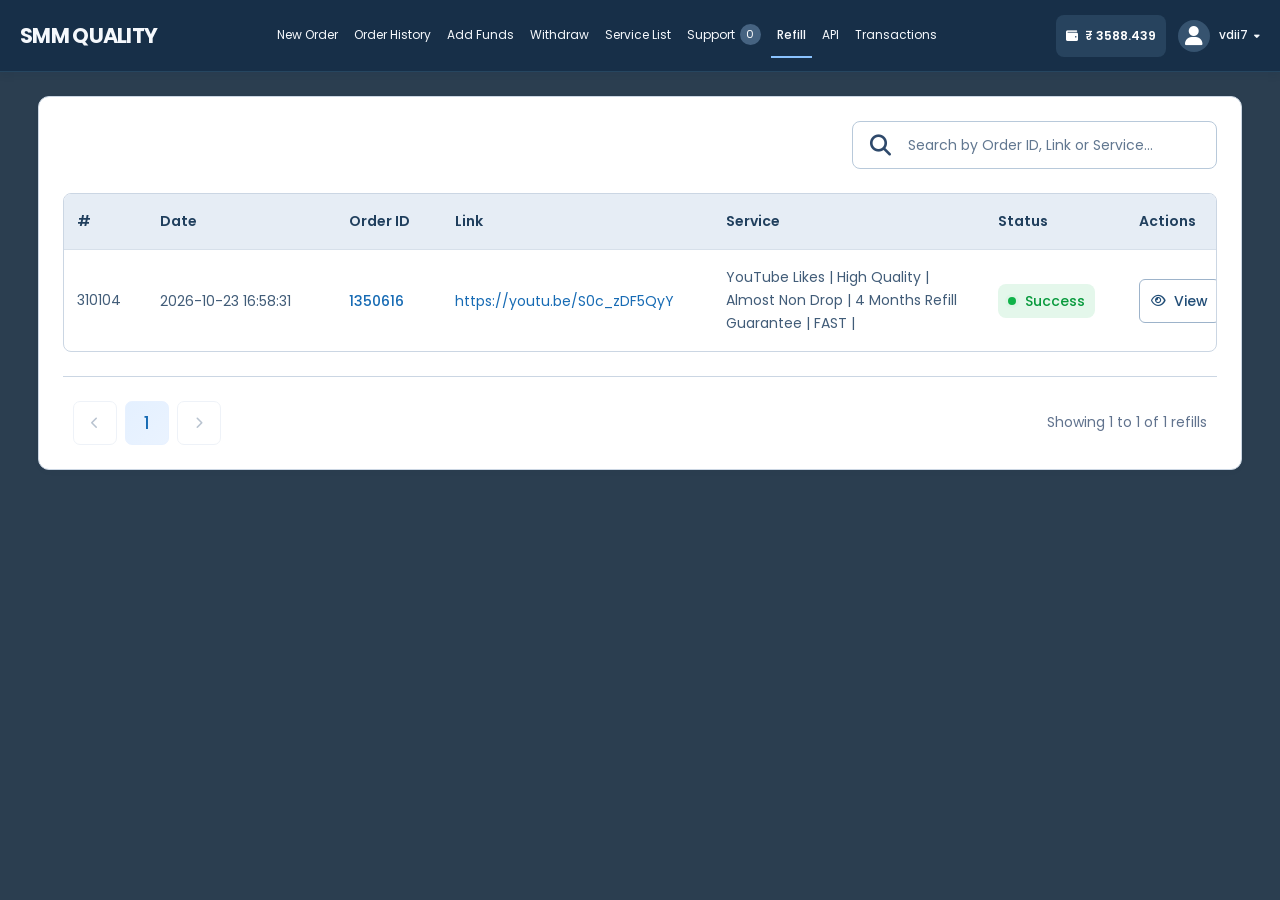
<file: refill.html>
<!DOCTYPE html>
<html lang="en">
<head>
  <meta charset="UTF-8">
  <meta name="viewport" content="width=device-width, initial-scale=1.0">
  <meta name="theme-color" content="#30465b">
  <title>Refill History · SMM Quality</title>
  <link rel="preconnect" href="https://fonts.googleapis.com">
  <link rel="preconnect" href="https://fonts.gstatic.com" crossorigin>
  <link href="https://fonts.googleapis.com/css2?family=Poppins:wght@400;500;600;700&display=swap" rel="stylesheet">
  <link rel="stylesheet" href="https://cdnjs.cloudflare.com/ajax/libs/font-awesome/6.5.2/css/all.min.css">
  <style>
    :root{--ink:#0b142c;--muted:#6b7b9c;--line:#e3ebf4;--soft:#f3f6fb;--blue:#087bff;--button:#30465b;--radius:11px}
    *{box-sizing:border-box}body{margin:0;background:radial-gradient(ellipse at 50% 0,#fff 0,#f8fbfe 78%);color:var(--ink);font-family:Poppins,Arial,sans-serif;font-size:15px;-webkit-font-smoothing:antialiased}button,input,select{font:inherit}button,a,input,select{-webkit-tap-highlight-color:transparent}a{color:inherit;text-decoration:none}button{cursor:pointer}button,input,select,a{outline-offset:4px}button:focus-visible,a:focus-visible{outline:3px solid #82baff}input:focus,select:focus{outline:none;border-color:#83b5ec;box-shadow:0 0 0 3px #087bff10}button{transition:background .2s,transform .2s,box-shadow .2s}button:active{transform:translateY(1px)}[hidden]{display:none!important}
    .topbar{height:65px;background:#ffffffed;border-bottom:1px solid var(--line);box-shadow:0 3px 16px #243e5c03;position:relative;z-index:10}.header-inner{max-width:1600px;height:100%;margin:auto;padding:0 3%;display:flex;align-items:center;gap:39px}.brand{font-weight:800;font-size:25px;letter-spacing:-1px;white-space:nowrap}.nav{display:flex;align-items:center;gap:3px}.nav-link{border:0;background:none;padding:13px 14px;font-size:13px;font-weight:500;color:#354a6e;white-space:nowrap;border-radius:8px;transition:background .2s,color .2s}.nav-link:hover{background:var(--soft);color:var(--ink)}.nav-link.active{background:#eff3f9;color:var(--ink);font-weight:650}.badge{display:inline-grid;place-items:center;background:#596b8b;color:#fff;border-radius:50%;width:21px;height:21px;font-size:12px;margin-left:5px}.header-tools{margin-left:auto;display:flex;align-items:center;gap:23px}.plain-button{border:0;background:transparent;padding:8px 0;display:flex;align-items:center;gap:8px;color:#30466c;font-size:13px;white-space:nowrap}.chevron{font-size:9px}.balance-chip{background:#f5f8fb;padding:10px 15px;border-radius:8px;font-weight:750;white-space:nowrap;font-size:16px;display:flex;gap:10px;align-items:center}.avatar{display:grid;place-items:center;width:38px;height:38px;border-radius:50%;background:var(--ink);color:white;font-size:24px;margin-right:5px;box-shadow:0 0 0 4px #f7f9fc}.dropdown{position:relative}.dropdown-menu{position:absolute;right:0;top:calc(100% + 12px);min-width:180px;padding:7px;background:white;border:1px solid var(--line);box-shadow:0 12px 40px #23365118;border-radius:10px}.dropdown-menu button{width:100%;text-align:left;border:0;background:white;padding:11px;border-radius:6px;color:#354a6e;font-size:13px}.dropdown-menu button:hover{background:var(--soft)}.mobile-toggle{display:none;border:1px solid var(--line);background:var(--soft);border-radius:7px;width:39px;height:39px;color:var(--ink)}
    .page{max-width:1600px;margin:0 auto;padding:23px 3% 26px}.dashboard{display:grid;grid-template-columns:minmax(0,1.53fr) minmax(0,1fr);align-items:start;gap:17px}.left-column{display:grid;gap:14px}.card{border:1px solid var(--line);border-radius:var(--radius);background:#ffffffc9;box-shadow:0 3px 16px #354c7402}.funds{display:flex;align-items:center;gap:24px;padding:26px 25px;min-height:141px}.wallet-art{flex:0 0 105px;height:92px;border-radius:10px;background:linear-gradient(120deg,#f2f5fa,#f6f8fc);display:grid;place-items:center;font-size:45px}.funds-copy{flex:1;min-width:0}.eyebrow{font-size:14px;font-weight:600;margin:0 0 5px;color:#23395d}.funds-value{font-size:38px;font-weight:750;line-height:1.15;letter-spacing:-.9px;margin:0 0 5px;white-space:nowrap}.funds-copy small{font-size:14px;line-height:1.5;color:var(--muted);display:block}.primary{border:1px solid #30465b;background:linear-gradient(135deg,#344c62,#2c3e51);color:white;border-radius:6px;font-weight:600;box-shadow:inset 0 1px 3px #ffffff14,0 2px 3px #16324b08}.primary:hover{background:linear-gradient(135deg,#405f7a,#314c65);box-shadow:0 5px 15px #233e5a20}.add-funds{display:flex;gap:15px;align-items:center;padding:16px 20px;white-space:nowrap;font-size:17px}.add-funds i{font-size:23px}
    .order-card{padding:16px 25px 15px}.search-box{display:flex;align-items:center;border:1px solid #d4deeb;border-radius:6px;height:46px;margin-bottom:21px;transition:box-shadow .2s,border-color .2s}.search-box:focus-within{border-color:#83b5ec;box-shadow:0 0 0 3px #087bff10}.search-icon{width:48px;flex-shrink:0;display:grid;place-items:center;font-size:19px;height:100%;border-right:1px solid var(--line);color:#203756}.search-box input{width:100%;min-width:0;border:0;background:none;padding:12px;color:var(--ink);outline:none;box-shadow:none}.search-box input:focus{box-shadow:none}.search-box span{white-space:nowrap;padding-right:12px;color:var(--muted);font-size:11.5px}input::placeholder{color:var(--muted);opacity:1}.field-row{display:grid;grid-template-columns:34px minmax(0,1fr);gap:15px;margin-bottom:17px}.field-icon{font-size:23px;padding-top:1px;text-align:left}.field label,.field-label{display:block;font-size:15px;font-weight:600;margin:0 0 7px;letter-spacing:-.3px}.control{width:100%;height:40px;border:1px solid #d4deeb;border-radius:6px;background:#fff;color:var(--ink);padding:8px 14px;transition:border .2s,box-shadow .2s}.select-wrap{position:relative}.select-wrap select{appearance:none;padding-right:36px;cursor:pointer;font-size:14px}.select-wrap>i{position:absolute;right:14px;top:15px;pointer-events:none;font-size:12px}.description{display:grid;grid-template-columns:41px 1fr;gap:15px;background:linear-gradient(120deg,#f3f6fb,#f5f7fc);border-radius:7px;padding:12px 25px 13px;margin:-2px 0 14px;min-height:139px}.description>i{font-size:27px;padding-top:3px}.description h2{font-size:16px;margin:0 0 7px;font-weight:650;letter-spacing:-.3px}.description p{color:var(--muted);line-height:1.48;margin:0;font-size:14px}.description .check-line{margin-top:5px;display:flex;gap:7px;align-items:center}.check-line i{color:var(--button);font-size:19px}.quantity-line{display:grid;grid-template-columns:minmax(0,1.3fr) minmax(0,1fr);gap:29px}.quantity-line .field-row{margin-bottom:12px}.drip-control{display:flex;align-items:flex-start;gap:18px;padding-top:1px}.drip-control>i{font-size:23px}.drip-copy{flex:1}.drip-copy label{font-size:16px;font-weight:600;display:block;margin-bottom:5px;cursor:pointer}.drip-copy small{font-size:14px;white-space:nowrap;color:var(--muted)}.switch{position:relative;width:56px;height:29px;flex:0 0 56px;display:block;cursor:pointer}.switch input{position:absolute;inset:0;opacity:0;cursor:pointer;margin:0;z-index:1}.switch-track{position:absolute;inset:0;border-radius:20px;background:#c4cddd;transition:background .25s;box-shadow:inset 0 2px 4px #283c4e06}.switch-track:before{content:"";position:absolute;left:4px;top:4px;width:21px;height:21px;background:white;border-radius:50%;box-shadow:0 1px 4px #263b5f20;transition:transform .25s}.switch input:checked+.switch-track{background:var(--button)}.switch input:checked+.switch-track:before{transform:translateX(27px)}.switch input:focus-visible+.switch-track{outline:3px solid #82baff;outline-offset:3px}.drip-fields{margin:0 0 16px 49px;display:grid;grid-template-columns:1fr 1fr;gap:15px;padding:15px;background:var(--soft);border-radius:7px}.drip-fields small{grid-column:1/-1;color:var(--muted);line-height:1.5}.charge-row{margin-bottom:8px}.charge-input{display:flex;background:#f7f9fc;border:1px solid #d4deeb;border-radius:6px;height:37px;overflow:hidden}.charge-input span{padding:7px 18px;border-right:1px solid var(--line);font-weight:600}.charge-input input{background:none;border:0;width:100%;padding:8px 13px;color:var(--ink);box-shadow:none}.place-order{width:100%;min-height:44px;font-size:18px}.preview-note{margin:10px 0 0;color:var(--muted);font-size:12px;text-align:center;line-height:1.5}.no-services{font-size:13px;color:#9b4c2d;margin:7px 0 0}
    .updates{padding:24px 22px 18px}.updates-heading{display:flex;align-items:center;gap:19px;margin:0 4px 22px}.updates-heading>i{font-size:31px}.updates-heading h1{font-size:21px;letter-spacing:-.7px;margin:0;font-weight:750}.text-button{border:0;background:none;color:var(--blue);font-weight:600;padding:6px 0;font-size:15px;margin-left:auto;white-space:nowrap}.text-button:hover{color:#0059bd}.update-list{display:grid;gap:9px}.update{border:1px solid var(--line);border-radius:8px;padding:19px 20px 18px;transition:background .2s,border-color .2s}.update:hover{background:#f9fbff;border-color:#ccddef}.update-title{display:flex;gap:14px;justify-content:space-between;align-items:baseline;margin-bottom:8px}.update h2{font-size:15px;font-weight:650;letter-spacing:-.35px;margin:0}.update time{color:#7586a8;font-size:13px;white-space:nowrap}.update p{font-size:15.5px;line-height:1.4;margin:0;color:var(--muted)}.support{margin-top:14px;padding:17px 20px;display:flex;justify-content:center;align-items:center;gap:22px;min-height:61px;text-align:center;font-size:15px;font-weight:600;color:#30466d}.support>i{font-size:27px;color:var(--ink)}.support button{border:0;background:none;color:var(--blue);padding:0;font-weight:600;font-size:inherit}.support button:hover{text-decoration:underline}.toast{position:fixed;bottom:25px;left:50%;transform:translate(-50%,15px);opacity:0;pointer-events:none;z-index:50;max-width:calc(100% - 32px);width:max-content;background:#14283e;color:#fff;border:1px solid #ffffff18;border-radius:10px;padding:14px 20px;box-shadow:0 8px 35px #10243825;font-size:14px;line-height:1.5;transition:opacity .25s,transform .25s}.toast.show{opacity:1;transform:translate(-50%,0)}dialog{width:min(480px,calc(100% - 32px));border:1px solid var(--line);border-radius:15px;padding:27px;color:var(--ink);box-shadow:0 24px 90px #15283a25}dialog::backdrop{background:#10213755;backdrop-filter:blur(4px)}.dialog-head{display:flex;justify-content:space-between;align-items:center;gap:15px}.dialog-head h2{margin:0;font-size:22px;letter-spacing:-.6px}.close-dialog{border:0;background:var(--soft);width:32px;height:32px;border-radius:50%;color:var(--ink)}dialog p{color:var(--muted);line-height:1.6}dialog dl{display:grid;grid-template-columns:100px 1fr;gap:13px;font-size:14px}dialog dt{color:var(--muted)}dialog dd{margin:0;overflow-wrap:anywhere}dialog .primary{padding:12px 20px;width:100%;margin-top:10px}.dialog-tag{display:inline-block;background:#edf5ff;color:#2367ac;font-size:12px;font-weight:600;border-radius:5px;padding:5px 8px;margin-bottom:15px}
    @media(min-width:1500px){.header-inner{gap:40px}.nav-link{padding:13px 14px}.page{padding-top:23px}.funds{min-height:141px}.order-card{padding-top:16px}.dashboard{gap:17px}}
    @media(max-width:1350px){.header-inner{gap:22px}.nav-link{padding:12px 8px;font-size:12px}.header-tools{gap:15px}.brand{font-size:23px}.funds{gap:18px;padding:24px 20px}.wallet-art{flex-basis:80px;height:82px;font-size:38px}.funds-value{font-size:32px}.add-funds{padding:15px;font-size:15px;gap:9px}.funds-copy small{font-size:12px}.order-card{padding-left:20px;padding-right:20px}.search-box span{font-size:10px}.quantity-line{gap:19px;grid-template-columns:1.15fr 1fr}.drip-control{gap:12px}.drip-copy small{font-size:12px}.update{padding:18px 17px}.update h2{font-size:14px}.update p{font-size:14px}.update time{font-size:11px}.updates{padding:23px 18px 18px}.updates-heading{gap:15px}.updates-heading h1{font-size:20px}}
    @media(max-width:1120px){.header-inner{gap:20px}.nav-link{padding:12px 7px}.header-tools{gap:15px}.currency-dropdown{display:none}.balance-chip{font-size:13px;padding:10px}.brand{font-size:21px}.user-name{display:none}.header-tools .plain-button{gap:0}.dashboard{grid-template-columns:minmax(0,1.45fr) minmax(0,1fr)}.funds{flex-wrap:wrap;gap:15px}.funds-copy{min-width:200px}.add-funds{width:100%;justify-content:center;padding:11px}.wallet-art{height:72px;flex-basis:75px}.search-box span{display:none}.quantity-line{grid-template-columns:1fr;gap:0}.drip-control{padding:0 0 15px 0;margin-left:49px}.drip-copy small{font-size:13px}.switch{margin-left:auto}.updates-heading{gap:12px}.updates-heading h1{font-size:18px}.updates-heading>i{font-size:26px}.text-button{font-size:13px}.update-title{flex-wrap:wrap;gap:5px}.update time{font-size:11px}.update p{font-size:14px}.description{padding-left:16px;gap:8px}.description p{font-size:13px}}
    @media(max-width:900px){.topbar{height:66px}.header-inner{padding:0 4%;gap:15px}.mobile-toggle{display:block}.brand{font-size:23px}.header-tools{gap:17px}.nav{display:none;position:absolute;top:65px;left:0;right:0;background:white;padding:12px 4% 18px;border-bottom:1px solid var(--line);box-shadow:0 15px 20px #2039570b;grid-template-columns:repeat(4,1fr);gap:6px}.nav.open{display:grid}.nav-link{padding:13px 9px;text-align:center;font-size:13px}.balance-chip{font-size:14px}.user-name{display:inline}.header-tools .plain-button{gap:7px}.page{padding:20px 4%}.dashboard{grid-template-columns:1fr}.funds{flex-wrap:nowrap;padding:22px}.funds-copy{min-width:0}.funds-copy small{font-size:13px}.add-funds{width:auto;padding:15px 19px}.wallet-art{height:82px;flex-basis:90px}.order-card{padding:20px 24px}.quantity-line{grid-template-columns:1.2fr 1fr;gap:25px}.drip-control{margin-left:0;padding-top:1px}.description p{font-size:14px}.description{padding-left:24px;gap:15px}.updates{padding:22px 24px}.updates-heading h1{font-size:21px}.update-title{flex-wrap:nowrap}.update h2{font-size:15px}.update time{font-size:12px}.update p{font-size:15px}.update-list{grid-template-columns:1fr 1fr;gap:12px}.update:last-child{grid-column:1/-1}.update{padding:18px}.support{font-size:13px;gap:15px}.currency-dropdown{display:block}}
    @media(max-width:600px){.header-inner{gap:12px}.brand{font-size:20px;letter-spacing:-.8px}.header-tools{gap:12px}.avatar{height:32px;width:32px;font-size:20px;margin:0}.user-name,.user-chevron,.currency-dropdown{display:none}.balance-chip{font-size:12px;gap:6px;padding:9px 8px}.balance-chip i{display:none}.mobile-toggle{width:33px;height:33px}.nav{grid-template-columns:repeat(2,1fr)}.page{padding:15px 4% 20px}.left-column{gap:12px}.dashboard{gap:14px}.funds{padding:18px;gap:15px;flex-wrap:wrap}.wallet-art{height:69px;flex-basis:69px;font-size:33px}.funds-value{font-size:30px;letter-spacing:-1px}.eyebrow{font-size:11px;letter-spacing:.3px}.funds-copy small{font-size:12px;line-height:1.6}.add-funds{width:100%;padding:11px;font-size:14px}.add-funds i{font-size:18px}.order-card{padding:16px}.search-box{margin-bottom:21px}.search-box input{font-size:13px}.search-icon{width:41px;font-size:17px}.field-row{grid-template-columns:23px 1fr;gap:12px;margin-bottom:17px}.field-icon{font-size:20px;padding-top:2px}.field label,.field-label{font-size:13px;margin-bottom:8px}.control{height:43px;font-size:13px;padding-left:11px}.select-wrap select{font-size:12px}.select-wrap>i{top:16px;right:11px}.description{grid-template-columns:23px 1fr;padding:15px 12px;gap:12px;margin-bottom:17px}.description>i{font-size:23px}.description h2{font-size:14px}.description p{font-size:12px;line-height:1.65}.description .check-line{align-items:flex-start}.check-line i{font-size:16px;margin-top:2px}.quantity-line{grid-template-columns:1fr;gap:0}.drip-control{margin-left:35px;gap:12px;padding:0 0 19px}.drip-control>i{font-size:21px}.drip-copy label{font-size:14px}.drip-copy small{font-size:12px}.drip-fields{margin-left:35px;padding:12px;gap:10px;grid-template-columns:1fr}.drip-fields label{font-size:12px}.charge-row{margin-bottom:12px}.charge-input{height:40px}.place-order{min-height:44px;font-size:15px}.updates{padding:20px 16px 16px}.updates-heading{margin:0 2px 18px;gap:13px}.updates-heading h1{font-size:19px}.updates-heading>i{font-size:26px}.text-button{font-size:13px}.update-list{grid-template-columns:1fr;gap:10px}.update{padding:17px 15px}.update h2{font-size:13px}.update time{font-size:10px}.update p{font-size:13px;line-height:1.6}.support{padding:16px 17px;align-items:center;gap:13px;font-size:12px;line-height:1.7}.support>i{font-size:23px;flex-shrink:0}.preview-note{font-size:11px}.toast{font-size:12px;bottom:16px}}
    /* Shared header: reuse this markup, styling, and menu behavior on every new page. */
    .header-inner{width:100%;min-width:0;gap:clamp(16px,2vw,32px)}
    .brand,.header-tools,.mobile-toggle{flex-shrink:0}
    .nav{min-width:0;flex-shrink:0}
    .header-tools{gap:clamp(12px,1.4vw,23px)}
    .left-column,.card,.field,.select-wrap,.description>div,.drip-copy{min-width:0}
    .control{min-width:0;max-width:100%}
    .charge-input input{min-width:0}
    .drip-copy small{white-space:normal}
    @media(min-width:1241px) and (max-width:1450px){
      .header-inner{gap:16px}
      .brand{font-size:23px}
      .nav{gap:2px}
      .nav-link{padding:12px 9px;font-size:12px}
      .header-tools{gap:14px}
      .balance-chip{font-size:14px;padding:10px 12px}
      .avatar{width:34px;height:34px;font-size:22px;margin-right:0}
    }
    @media(min-width:901px) and (max-width:1240px){
      .topbar{height:66px}
      .mobile-toggle{display:block}
      .header-inner{gap:18px}
      .header-tools{gap:20px}
      .currency-dropdown{display:block}
      .user-name{display:inline}
      .header-tools .plain-button{gap:8px}
      .nav{display:none;position:absolute;top:65px;left:0;right:0;background:white;padding:12px 3% 18px;border-bottom:1px solid var(--line);box-shadow:0 15px 20px #2039570b;grid-template-columns:repeat(4,minmax(0,1fr));gap:6px}
      .nav.open{display:grid}
      .nav-link{padding:13px 9px;text-align:center;font-size:13px}
    }
    .primary:disabled{opacity:.5;cursor:not-allowed;box-shadow:none}
    @media(max-width:380px){.header-inner{gap:8px}.brand{font-size:17px}.header-tools{gap:8px}.balance-chip{font-size:11px;padding:8px 6px}.avatar{width:28px;height:28px;font-size:17px}.mobile-toggle{width:30px;height:32px}.funds-value{font-size:26px}.wallet-art{flex-basis:55px;height:60px;font-size:29px}.funds{gap:11px}.update-title{gap:8px}.update h2{font-size:12px}.update time{font-size:9px}}
    @media(prefers-reduced-motion:no-preference){.card{animation:arrive .45s ease both}.updates{animation-delay:.08s}.support{animation-delay:.12s}@keyframes arrive{from{opacity:0;transform:translateY(8px)}to{opacity:1;transform:translateY(0)}}} @media(prefers-reduced-motion:reduce){*,*:before,*:after{animation:none!important;transition:none!important;scroll-behavior:auto!important}}
    .dropdown-menu a{display:block;width:100%;text-align:left;background:white;padding:11px;border-radius:6px;color:#354a6e;font-size:13px}.dropdown-menu a:hover{background:var(--soft)}

    .refill-card{padding:24px;animation:none}.refill-heading{display:flex;align-items:center;gap:25px;margin-bottom:31px}.refill-icon{flex:0 0 72px;height:74px;display:grid;place-items:center;background:linear-gradient(135deg,#eaf3ff,#e6f0ff);border-radius:16px;color:#183357;font-size:33px}.refill-heading h1{font-size:25px;letter-spacing:-.7px;margin:0 0 7px;font-weight:750}.refill-heading p{font-size:16px;color:var(--muted);margin:0;line-height:1.6}.refill-search{margin-left:auto;width:425px;max-width:100%;min-height:49px;border:1px solid #d7e1ee;border-radius:9px;display:flex;align-items:center;gap:17px;padding:0 17px;transition:border-color .2s,box-shadow .2s}.refill-search:focus-within{border-color:#83b5ec;box-shadow:0 0 0 3px #087bff10}.refill-search i{font-size:21px;color:#2e496b}.refill-search input{width:100%;min-width:0;background:none;border:0;outline:none;box-shadow:none;padding:13px 0;font-size:14px;color:#334d70}.refill-search input:focus{box-shadow:none}.refill-table-scroll{width:100%;overflow-x:auto;border:1px solid var(--line);border-radius:8px}.refill-table{width:100%;border-collapse:collapse;text-align:left;table-layout:fixed}.refill-table th{font-size:14px;font-weight:700;background:linear-gradient(120deg,#f3f5f9,#f6f8fb);padding:20px 14px;color:#203858;white-space:nowrap}.refill-table td{padding:24px 14px;font-size:15px;line-height:1.5;border-top:1px solid var(--line);color:#526884;vertical-align:middle}.refill-table th:first-child{width:7%}.refill-table th:nth-child(2){width:14%}.refill-table th:nth-child(3){width:8%}.refill-table th:nth-child(4){width:25%}.refill-table th:nth-child(5){width:25%}.refill-table th:nth-child(6){width:13%}.refill-table th:last-child{width:8%}.refill-table tbody tr{transition:background .2s}.refill-table tbody tr:hover{background:#fafcff}.refill-date{white-space:nowrap;font-size:14px!important;font-variant-numeric:tabular-nums}.refill-order{background:none;border:0;padding:6px 0;font-size:15px;color:var(--blue)}.refill-order:hover{text-decoration:underline}.refill-link{display:flex;align-items:center;gap:14px;background:linear-gradient(120deg,#f3f5fa,#f5f7fb);border-radius:10px;padding:14px 16px;min-width:0;color:#506480;transition:background .2s}.refill-link span{min-width:0;flex:1;overflow:hidden;text-overflow:ellipsis;white-space:nowrap}.refill-link i{font-size:19px;flex-shrink:0;color:#284765}.refill-link:hover{background:#eaf2fd;color:#087bff}.refill-service{overflow-wrap:anywhere}.refill-status{display:inline-flex;align-items:center;gap:9px;background:#e4f7eb;color:#089a3d;padding:7px 13px;border-radius:13px;font-size:14px;line-height:1.5;font-weight:650;white-space:nowrap}.status-dot{width:8px;height:8px;border-radius:50%;background:#10b349;box-shadow:0 0 0 3px #10b34908}.view-refill{display:inline-flex;align-items:center;justify-content:center;gap:12px;border:1px solid #d7e1ee;background:white;color:#233c5b;padding:12px 17px;border-radius:9px;font-size:14px;font-weight:600;white-space:nowrap}.view-refill:hover{background:#edf5ff;border-color:#abc9e9}.view-refill i{font-size:16px}.refill-footer{display:flex;align-items:center;justify-content:space-between;gap:20px;margin-top:23px;padding:18px 10px 0;border-top:1px solid var(--line)}.refill-pagination{display:flex;gap:14px}.refill-pagination button{display:grid;place-items:center;width:45px;height:47px;background:white;border:1px solid #d7e1ee;color:#4f6a8a;border-radius:9px;font-size:13px}.refill-pagination .current{background:linear-gradient(135deg,#e4f0ff,#eaf3ff);border-color:#e7f1ff;color:var(--blue);font-size:17px;font-weight:650}.refill-pagination button:disabled{opacity:.4;cursor:not-allowed}.refill-summary{color:#61738e;font-size:15px;line-height:1.6;margin:0}.empty-refills{padding:45px 20px;color:var(--muted);text-align:center;font-size:14px;line-height:1.7}.empty-refills i{display:block;font-size:29px;color:#93a9c4;margin-bottom:12px}.empty-refills strong{display:block;color:#3b5574;font-weight:600}.refill-preview-link{display:flex;justify-content:center;align-items:center;gap:12px;margin-top:17px;padding:12px;border:1px solid var(--line);border-radius:6px;color:#2568a2;font-size:13px;font-weight:600}.refill-preview-link:hover{background:var(--soft)}
    @media(min-width:1500px){.refill-card{padding:24px}.refill-heading{margin-bottom:31px}.refill-table th{padding:21px 14px}.refill-table td{padding:25px 14px;font-size:16px}.refill-heading h1{font-size:26px}.refill-heading p{font-size:17px}}
    @media(max-width:1300px){.refill-table{min-width:1090px}.refill-table th:first-child{width:7%}.refill-table th:nth-child(2){width:16%}.refill-table th:nth-child(3){width:9%}.refill-table th:nth-child(4){width:23%}.refill-table th:nth-child(5){width:23%}.refill-table th:nth-child(6){width:12%}.refill-table th:last-child{width:10%}.refill-table td{font-size:13px;padding:22px 13px}.refill-table th{font-size:13px;padding:17px 13px}.refill-date{font-size:12px!important}.refill-link{padding:13px;gap:10px}.refill-link i{font-size:16px}.view-refill{font-size:12px;padding:11px 13px;gap:9px}.refill-order{font-size:13px}.refill-status{font-size:12px;padding:7px 11px}.refill-search{width:365px}.refill-heading h1{font-size:23px}.refill-heading p{font-size:14px}}
    @media(max-width:900px){.refill-heading{gap:20px;flex-wrap:wrap;margin-bottom:23px}.refill-icon{height:65px;flex-basis:63px;font-size:30px}.refill-search{width:100%;margin-left:83px;min-height:46px}.refill-card{padding:22px}.refill-search input{font-size:13px}.refill-heading h1{font-size:23px}.refill-heading p{font-size:14px}.refill-summary{font-size:13px}.refill-footer{padding-left:0;padding-right:0}.refill-pagination button{width:40px;height:42px}.refill-pagination{gap:9px}}
    @media(max-width:600px){.refill-card{padding:19px 14px}.refill-heading{gap:14px;align-items:flex-start;margin-bottom:19px}.refill-icon{height:53px;flex-basis:51px;font-size:25px;border-radius:12px}.refill-heading>div:nth-child(2){flex:1;min-width:0}.refill-heading h1{font-size:21px;margin-top:2px;margin-bottom:5px}.refill-heading p{font-size:12px;line-height:1.65}.refill-search{margin-left:0;min-height:44px;padding:0 13px;gap:12px;border-radius:7px}.refill-search input{font-size:12px;padding:12px 0}.refill-search i{font-size:18px}.refill-table{min-width:1000px}.refill-table th{font-size:12px;padding:15px 12px}.refill-table td{padding:20px 12px;font-size:12px}.refill-date{font-size:11px!important}.refill-order{font-size:12px}.refill-link{padding:12px;gap:10px;border-radius:7px}.refill-status{font-size:11px;gap:7px}.view-refill{font-size:11px;padding:10px 12px}.refill-footer{margin-top:18px;padding-top:15px;gap:12px}.refill-pagination{gap:6px;flex-shrink:0}.refill-pagination button{width:33px;height:36px;border-radius:6px;font-size:11px}.refill-pagination .current{font-size:14px}.refill-summary{font-size:11px;text-align:right}.empty-refills{font-size:12px;padding:34px 15px}}


    /* Shared UI standards — keep identical in every standalone page. */
    :root{--font-ui:'Poppins',Arial,sans-serif;--text-title:24px;--text-section:18px;--text-body:14px;--text-small:12px;--text-table:12px;--control-height:44px;--button-height:44px;--button-small-height:34px;--space-card:24px;--space-section:20px;--space-field:16px;--ui-radius:8px}
    body{font-family:var(--font-ui);font-size:var(--text-body);line-height:1.6}
    button,input,select,textarea{font-family:var(--font-ui)}
    button,a,input,select,textarea{font-weight:400}
    h1,h2,h3{line-height:1.35;font-weight:600;letter-spacing:-.4px}
    :is(.section-intro h1,.settings-intro h1,.history-heading h1,.refill-heading h1,.orders-title h1,.catalog-title h1,.api-title h1,.funding-intro h1){font-size:var(--text-title);font-weight:600;line-height:1.35;letter-spacing:-.6px;margin:0 0 6px}
    :is(.section-intro h2,.settings-intro h2,.side-heading,.side-intro h2,.help-heading h2,.help-inline h2,.tickets-heading h2,.updates-heading h1,.category-heading h2,.aside-heading){font-size:var(--text-section);font-weight:600;line-height:1.4;letter-spacing:-.4px}
    :is(.endpoint h2,.overview-card h2,.description h2){font-size:16px;font-weight:600;line-height:1.4}
    :is(.update h2,.steps h3,.information-item h3,.help-copy h2){font-size:14px;font-weight:600;line-height:1.5}
    :is(.section-intro p,.settings-intro p,.history-heading p,.refill-heading p,.orders-title p,.catalog-title p,.api-title p,.funding-intro p,.side-intro p,.help-inline p,.information-item p,.steps p,.update p,.description p,.help-copy p){font-size:var(--text-body);line-height:1.65;font-weight:400}
    :is(.field-hint,.message-hint,.qr-caption,.local-note,.catalog-note,.order-preview-note,.preview-note,.date-filter-note,.dialog-caption){font-size:var(--text-small);line-height:1.6}
    :is(.field label,.field-label,.ticket-field>label,.settings-field>label,.payment-field label){font-size:13px;font-weight:500;line-height:1.5;margin-bottom:8px;letter-spacing:0}
    :is(.primary,.help-action,.secondary-action,.reset-filters,.order-reset,.view-ticket,.view-transaction,.view-refill,.reorder-button,.service-view,.contact-api,.contact-action,.api-doc-link,.service-order-link,.refill-preview-link,.clear-date){font-family:var(--font-ui);font-weight:500;line-height:1.4;letter-spacing:0;border-radius:var(--ui-radius);display:inline-flex;align-items:center;justify-content:center;gap:10px;text-align:center;min-width:0;vertical-align:middle}
    :is(.primary,.help-action,.secondary-action,.reset-filters,.order-reset,.contact-api,.service-order-link,.refill-preview-link,.clear-date){height:auto;min-height:var(--button-height);padding:11px 18px;font-size:13px}
    :is(.place-order,.pay-button,.submit-ticket,.settings-submit){width:100%;min-height:48px;font-size:14px;padding:12px 18px}
    :is(.add-funds,.whatsapp-save,.secondary-action){min-height:44px;font-size:13px;padding:11px 18px}
    .add-funds i{font-size:19px}
    :is(.view-ticket,.view-transaction,.view-refill,.reorder-button,.service-view){min-height:var(--button-small-height);padding:7px 11px;font-size:11px;gap:8px;white-space:nowrap;border-radius:6px}
    :is(.view-ticket,.view-transaction,.view-refill,.reorder-button,.service-view) i{font-size:13px}
    :is(.contact-action,.api-doc-link){min-height:56px;padding:15px 18px;font-size:13px;justify-content:flex-start;text-align:left;gap:16px}
    .contact-action{width:100%}.contact-api,.service-order-link,.refill-preview-link{display:flex}
    :is(.copy-code,.copy-key,.copy-button,.visibility-button,.close-dialog,.more-order){min-width:34px;min-height:34px;font-size:14px;border-radius:6px}
    .copy-code{width:34px;height:34px;top:7px;right:7px}.code-block pre{padding-right:49px}
    :is(.control,.payment-select select,.filter-select select,.order-filter select,.catalog-select select){min-height:var(--control-height);height:var(--control-height);font-family:var(--font-ui);font-size:13px;line-height:1.5;border-radius:var(--ui-radius);font-weight:400}
    :is(.select-wrap select,.payment-select select){font-size:13px}
    :is(.support-input,.settings-input,.input-group,.search-box,.transaction-search,.order-search,.catalog-search,.ticket-search,.refill-search,.copy-field,.date-trigger,.charge-input){min-height:var(--control-height);height:auto;border-radius:var(--ui-radius)}
    :is(.support-input input,.support-input select,.settings-input input,.settings-input select,.input-group input,.search-box input,.transaction-search input,.order-search input,.catalog-search input,.ticket-search input,.refill-search input){font-family:var(--font-ui);font-size:13px;line-height:1.5;padding-top:11px;padding-bottom:11px;min-height:42px;font-weight:400}
    .support-input textarea{font-family:var(--font-ui);font-size:13px;line-height:1.65;min-height:120px}
    .charge-input input{font-size:13px;font-family:var(--font-ui)}.charge-input span{display:grid;place-items:center;padding:8px 16px;font-size:14px}
    :is(.select-wrap>i,.payment-select>i,.filter-select i,.order-filter>.fa-chevron-down,.catalog-select>.fa-chevron-down,.support-input>.fa-chevron-down,.settings-input>.fa-chevron-down){top:17px;font-size:11px}
    .order-date>.fa-calendar-days{top:14px}.catalog-select>i:not(.fa-chevron-down){top:15px}.payment-select .upi-mark{top:7px}
    :is(.ticket-field,.settings-field,.payment-field,.payment-field.utr-field){margin-bottom:var(--space-field)}
    .field-row{margin-bottom:var(--space-field)}
    :is(.section-intro,.settings-intro,.funding-intro){gap:20px;margin-bottom:var(--space-section)}
    :is(.ticket-form-card,.settings-card,.funding-card,.updates,.side-card,.information-card,.quick-card,.settings-help,.refill-card,.overview-card){padding:var(--space-card)}
    :is(.support-layout,.funding-layout,.settings-layout,.dashboard){gap:var(--space-section)}
    :is(.left-column,.funding-sidebar,.support-sidebar,.service-groups){gap:var(--space-section)}
    :is(.history-heading,.orders-title,.catalog-title,.api-title){padding:var(--space-card);gap:20px}
    :is(.order-filters,.catalog-filters){padding:20px 24px;gap:16px}
    :is(.history-body,.tickets-card){padding:20px 24px}
    :is(.catalog-footer,.orders-footer){padding:16px 24px}
    :is(.help-card,.tickets-card,.support,.orders-title){margin-top:var(--space-section)}.orders-title{margin-top:0}
    :is(.orders-table,.services-table,.refill-table,.transaction-table,.tickets-table,.api-table){font-family:var(--font-ui)}
    :is(.orders-table,.services-table,.refill-table,.transaction-table,.tickets-table,.api-table) th{font-size:12px;font-weight:600;line-height:1.5;padding-top:13px;padding-bottom:13px}
    :is(.orders-table,.services-table,.refill-table,.transaction-table,.tickets-table,.api-table) td{font-size:var(--text-table);font-weight:400;line-height:1.6}
    :is(.service-time,.service-description,.order-date-cell,.refill-date){font-size:12px!important;line-height:1.6!important}
    :is(.order-id,.refill-order,.subject-link,.order-detail-link){font-family:var(--font-ui);font-size:12px;font-weight:400}
    :is(.transaction-table .amount,.charge-cell){font-size:13px;font-weight:500}
    :is(.order-status,.transaction-type,.refill-status,.status-pill){font-size:11px;font-weight:500;line-height:1.5;padding:6px 10px;border-radius:8px}
    :is(.orders-pagination,.catalog-pagination,.transaction-pagination,.refill-pagination,.pagination){gap:8px}
    :is(.orders-pagination,.catalog-pagination,.transaction-pagination,.refill-pagination,.pagination) button{min-width:36px;width:36px;height:36px;padding:0 7px;border-radius:7px;font-family:var(--font-ui);font-size:12px;font-weight:500}
    :is(.orders-summary,.catalog-summary,.result-summary,.refill-summary){font-size:12px;line-height:1.6}
    .status-tab{min-height:42px;font-size:12px;font-weight:500;padding:10px 15px;gap:9px;border-radius:7px}.status-tab span{font-size:11px;font-weight:400}
    .category-heading{min-height:54px}.category-count{font-size:12px;font-weight:400}.service-meta strong{font-size:12px;font-weight:500}.server-tag{font-size:10px}
    .header-inner{gap:20px}.brand{font-family:var(--font-ui);font-size:24px;font-weight:700;letter-spacing:-.8px}.nav-link{font-family:var(--font-ui);font-size:12px;line-height:1.5;font-weight:400;padding:12px 10px;min-height:42px;display:flex;align-items:center;justify-content:center;gap:5px}.nav-link.active{font-weight:500}.header-tools{gap:16px}.plain-button{font-size:12px;font-family:var(--font-ui);font-weight:400}.balance-chip{font-size:14px;font-weight:600}.dropdown-menu :is(a,button){font-family:var(--font-ui);font-size:12px;font-weight:400;line-height:1.6;min-height:40px;padding:10px 12px}.badge{font-size:11px;margin-left:0}
    .text-button{font-size:13px;font-weight:500;min-height:36px}.support{font-size:13px;font-weight:500;line-height:1.6}.support button{font:inherit;font-weight:500}.funds-copy small{font-size:13px;line-height:1.6}.eyebrow{font-size:12px;font-weight:500}.funds-value{font-size:36px;font-weight:600;line-height:1.2}.search-box span{font-size:11px}.drip-copy label{font-size:14px;font-weight:500}.drip-copy small{font-size:12px;line-height:1.6}.description{padding:16px 20px}.update{padding:18px}.side-intro{gap:20px}.twofa-content{margin-left:85px}
    dialog{font-family:var(--font-ui);padding:24px}.dialog-head h2{font-size:21px;font-weight:600;line-height:1.4}dialog p{font-size:13px;line-height:1.7}dialog dl{font-size:12px;line-height:1.65}dialog .primary{width:100%;min-height:44px}.toast{font-family:var(--font-ui);font-size:13px;line-height:1.6}.preview-feedback{font-size:12px;line-height:1.65}.code-block pre,.code-block code,.api-key{font-family:Consolas,'Courier New',monospace}
    @media(min-width:901px) and (max-width:1400px){.topbar{height:66px}.mobile-toggle{display:block}.nav{display:none;position:absolute;top:65px;left:0;right:0;padding:12px 3% 18px;background:white;border-bottom:1px solid var(--line);box-shadow:0 15px 20px #2039570b;grid-template-columns:repeat(4,minmax(0,1fr));gap:6px}.nav.open{display:grid}.header-tools{margin-left:auto}.currency-dropdown{display:block}.user-name{display:inline}.header-tools .plain-button{gap:8px}}
    @media(min-width:1401px){.nav{gap:2px}.header-inner{gap:20px}.nav-link{padding-left:8px;padding-right:8px}.brand{font-size:23px}.header-tools{gap:14px}.balance-chip{padding:10px 12px}.avatar{width:34px;height:34px;font-size:22px;margin-right:0}}
    @media(max-width:1120px){:root{--space-card:20px;--text-title:22px}.search-box span{display:none}.twofa-content{margin-left:79px}.settings-intro{gap:20px}}
    @media(max-width:900px){.nav-link{font-size:12px}.header-inner{gap:15px}.brand{font-size:22px}.header-tools{gap:15px}.nav.open{grid-template-columns:repeat(4,minmax(0,1fr))}.twofa-content{margin-left:0}.funds-value{font-size:32px}}
    @media(max-width:600px){:root{--text-title:20px;--text-section:17px;--text-body:12px;--text-small:11px;--text-table:11px;--space-card:16px;--space-section:16px;--space-field:16px}.header-inner{gap:10px}.brand{font-size:18px;letter-spacing:-.6px}.header-tools{gap:10px}.balance-chip{font-size:11px;padding:9px 7px}.plain-button{font-size:11px}.avatar{width:30px;height:30px;font-size:19px;margin:0}.mobile-toggle{width:33px;flex-basis:33px}.nav.open{grid-template-columns:repeat(2,minmax(0,1fr))}.nav-link{font-size:12px;min-height:42px;padding:11px 8px}.currency-dropdown{display:none}.user-name,.user-chevron{display:none}
      :is(.section-intro,.settings-intro,.funding-intro){gap:15px}.twofa-content{margin-left:0}
      :is(.control,.select-wrap select,.payment-select select,.filter-select select,.order-filter select,.catalog-select select,.support-input input,.support-input select,.settings-input input,.settings-input select,.input-group input,.search-box input,.transaction-search input,.order-search input,.catalog-search input,.ticket-search input,.refill-search input,.support-input textarea){font-size:12px}
      :is(.field label,.field-label,.ticket-field>label,.settings-field>label,.payment-field label){font-size:12px}
      :is(.primary,.help-action,.secondary-action,.reset-filters,.order-reset,.contact-api,.service-order-link,.refill-preview-link,.clear-date){font-size:12px;min-height:44px;padding:11px 14px}
      :is(.place-order,.pay-button,.submit-ticket,.settings-submit){font-size:13px;min-height:46px}
      :is(.view-ticket,.view-transaction,.view-refill,.reorder-button,.service-view){font-size:11px;min-height:34px;padding:7px 10px}
      :is(.contact-action,.api-doc-link){font-size:12px;min-height:52px;padding:14px 16px}
      :is(.history-heading,.orders-title,.catalog-title,.api-title){padding:18px 16px;gap:15px}
      :is(.order-filters,.catalog-filters,.history-body,.tickets-card){padding:16px 13px;gap:12px}
      :is(.catalog-footer,.orders-footer){padding:15px 13px}
      :is(.orders-table,.services-table,.refill-table,.transaction-table,.tickets-table,.api-table) th{font-size:11px;padding-top:12px;padding-bottom:12px}
      :is(.service-time,.service-description,.order-date-cell,.refill-date){font-size:11px!important}.category-heading h2{font-size:14px}.category-count{font-size:11px}.status-tab{font-size:11px;padding:10px 12px}.orders-summary,.catalog-summary,.result-summary,.refill-summary{font-size:11px}.funds-value{font-size:29px}.funds-copy small{font-size:12px}.text-button{font-size:12px}.support{font-size:12px}.dialog-head h2{font-size:19px}.toast{font-size:12px}dialog{padding:20px}
    }
    @media(max-width:380px){.header-inner{gap:7px}.brand{font-size:16px;letter-spacing:-.7px}.header-tools{gap:7px}.balance-chip{font-size:10px;padding:8px 5px}.avatar{width:26px;height:26px;font-size:16px}.mobile-toggle{width:29px;flex-basis:29px}.funds-value{font-size:26px}}


    /* Shared responsive header: desktop 1280px+, tablet/mobile below 1280px. */
    .topbar{height:72px;background:#fff;border-bottom:1px solid var(--line)}
    .header-inner{width:100%;max-width:1600px;height:100%;padding:0 28px;gap:24px;align-items:center}
    .brand{flex:0 0 auto;font-size:22px;font-weight:700;line-height:1;letter-spacing:-.8px}
    .header-tools{margin-left:auto;gap:16px;flex:0 0 auto;align-items:center}
    .header-tools .plain-button{gap:7px;min-height:40px;padding:0;font-size:12px}
    .balance-chip{height:42px;padding:0 13px;gap:8px;font-size:13px;line-height:1;border-radius:8px}
    .avatar{height:34px;width:34px;margin:0 3px 0 0;font-size:21px;flex-shrink:0}
    .mobile-toggle{height:40px;width:40px;flex:0 0 40px;margin:0;border:1px solid #dce6f3;border-radius:8px;background:#f3f6fb;font-size:15px;display:none}
    .dropdown-menu{top:calc(100% + 12px);min-width:190px}
    @media(min-width:1280px){
      .header-inner{gap:20px;padding:0 28px}
      .nav{display:flex!important;position:static;flex:1 1 auto;min-width:0;align-items:center;justify-content:center;gap:1px;padding:0;background:none;border:0;box-shadow:none}
      .nav-link{min-height:40px;padding:10px 8px;font-size:11px;line-height:1.5;border-radius:7px;gap:5px}
      .header-tools{gap:12px;margin-left:0}
      .currency-dropdown{display:block}.user-name,.user-chevron{display:inline}
      .mobile-toggle{display:none!important}
    }
    @media(min-width:1500px){.header-inner{padding:0 40px;gap:28px}.brand{font-size:24px}.nav{gap:3px}.nav-link{font-size:12px;padding:11px 10px}.header-tools{gap:20px}.balance-chip{font-size:14px;padding:0 15px}}
    @media(max-width:1279px){
      .header-inner{padding:0 24px;gap:18px}
      .mobile-toggle{display:grid;place-items:center}
      .nav{display:none;position:absolute;top:71px;left:0;right:0;width:100%;padding:14px 24px 18px;background:#fff;border-bottom:1px solid var(--line);box-shadow:0 14px 24px #2039570c;gap:8px;grid-template-columns:repeat(4,minmax(0,1fr))}
      .nav.open{display:grid;grid-template-columns:repeat(4,minmax(0,1fr))}
      .nav-link{font-size:12px;padding:12px 10px;min-height:44px;justify-content:center}
      .header-tools{gap:18px;margin-left:auto}
      .currency-dropdown{display:block}.user-name,.user-chevron{display:inline}
    }
    @media(max-width:767px){
      .topbar{height:64px}.header-inner{padding:0 16px;gap:12px}.brand{font-size:20px;letter-spacing:-.7px}
      .header-tools{gap:12px}.currency-dropdown,.user-name,.user-chevron{display:none}
      .header-tools .plain-button{gap:0;min-height:36px}.avatar{width:32px;height:32px;margin:0;font-size:20px}
      .balance-chip{height:38px;font-size:12px;padding:0 10px;gap:7px}.balance-chip i{display:inline-block}
      .mobile-toggle{width:36px;height:36px;flex-basis:36px;font-size:14px}
      .nav{top:63px;padding:12px 16px 16px;gap:7px}.nav.open{grid-template-columns:repeat(2,minmax(0,1fr))}.nav-link{font-size:12px;min-height:44px}
    }
    @media(max-width:430px){.header-inner{padding:0 12px;gap:9px}.brand{font-size:18px}.header-tools{gap:9px}.balance-chip{font-size:11px;padding:0 8px}.balance-chip i{display:none}.avatar{height:29px;width:29px;font-size:18px}.mobile-toggle{width:34px;height:36px;flex-basis:34px}}
    @media(max-width:359px){.header-inner{padding:0 10px;gap:7px}.brand{font-size:16px}.header-tools{gap:7px}.balance-chip{font-size:10px;padding:0 6px;height:35px}.avatar{width:26px;height:26px;font-size:16px}.mobile-toggle{width:31px;flex-basis:31px}}


    /* Header text sizing refinement. */
    .nav-link{font-size:13px}.header-tools .plain-button{font-size:13px}
    @media(min-width:1280px){.nav-link{font-size:12px;padding-left:8px;padding-right:8px}}
    @media(min-width:1500px){.nav-link{font-size:13px;padding-left:9px;padding-right:9px}}
    @media(max-width:767px){.nav-link{font-size:13px}}

    /* Plain header navigation with an underline for the active page. */
    .nav-link{background:transparent;border:0;border-bottom:2px solid transparent;border-radius:0;box-shadow:none;transition:color .2s,border-color .2s}
    .nav-link:hover{background:transparent;color:var(--blue);box-shadow:none}
    .nav-link.active,.nav-link[aria-current="page"]{background:transparent;color:var(--ink);border-bottom-color:var(--blue);border-radius:0;box-shadow:none;font-weight:500}
    .nav-link:active{transform:none}

    /* SMMQuality panel palette and responsive refinements. */
    :root{--ink:#142b48;--muted:#536b86;--line:#cbd6e3;--soft:#eaf0f6;--blue:#176bb4;--button:#243f59;--panel-navy:#172f48;--panel-bg:#e9eef4}
    body{background:var(--panel-bg);color:var(--ink)}
    .card{background:#fff;border-color:var(--line);box-shadow:0 2px 8px #17324c05}
    .topbar{background:var(--panel-navy);border-color:#264660;box-shadow:0 2px 8px #102a4220}
    .brand,.topbar .plain-button,.topbar .nav-link,.topbar .nav-link.active,.topbar .nav-link[aria-current="page"]{color:#f5f8fc}
    .topbar .nav-link:hover{color:#a8d2ff;background:none}.topbar .nav-link.active{border-bottom-color:#8ac3ff}
    .topbar .balance-chip{background:#27435e;color:#fff}.avatar{background:#36536f;color:#fff;box-shadow:none}
    .topbar .mobile-toggle{background:#29455f;border-color:#54708b;color:#fff}.topbar .badge{background:#466381;color:white}
    .topbar .dropdown-menu{background:white}.topbar .dropdown-menu :is(a,button){color:var(--ink)}
    .primary,.help-action.ticket,.secondary-action{background:var(--button);border-color:var(--button);box-shadow:none;color:#fff}
    .primary:hover,.help-action.ticket:hover,.secondary-action:hover{background:#315572;border-color:#315572;box-shadow:none}
    :is(.help-action,.view-ticket,.view-transaction,.view-refill,.reorder-button,.service-view,.contact-api,.api-doc-link){border-color:#9db3ca;color:#224e77;background:#fff;box-shadow:none}
    :is(.help-action,.view-ticket,.view-transaction,.view-refill,.reorder-button,.service-view,.contact-api,.api-doc-link):hover{background:#edf3f8;border-color:#648aaf;box-shadow:none}
    :is(.control,.support-input,.settings-input,.input-group,.search-box,.transaction-search,.order-search,.catalog-search,.ticket-search,.refill-search,.copy-field,.date-trigger,.charge-input){border-color:#b8c9da;background:#fff}
    :is(.filter-select select,.order-filter select,.catalog-select select,.payment-select select){border-color:#b8c9da}
    input::placeholder,textarea::placeholder{color:#617790;opacity:1}
    :is(.orders-table,.services-table,.refill-table,.transaction-table,.tickets-table,.api-table) th{background:#e6edf5;color:#203f5d}
    :is(.orders-table,.services-table,.refill-table,.transaction-table,.tickets-table,.api-table) td{color:#415c78;border-color:#d7e0ea}
    .transaction-table tbody tr:nth-child(even){background:#f4f7fa}
    .status-tab{background:#edf2f7;border-color:#cbd7e4;color:#294b6c}.status-tab.active{background:#294e71;border-color:#294e71;box-shadow:none}.status-tab.active:after{background:#294e71}
    .category-heading{background:#e2ebf5;border-radius:6px;padding-left:16px}.category-heading:hover{background:#d8e5f2}.category-heading h2{color:#173a5c}
    .catalog-filters{border-top:0;background:#f7f9fc}.category-select select{background:#294e71;border-color:#294e71;color:#fff}
    .wallet-art,.settings-icon,.intro-icon,.history-icon,.refill-icon,.orders-icon,.code-icon{background:#e6edf5;color:#203f5d}
    .update,.steps,.information-list,.info-table{border-color:#cbd7e4}.contact-action{background:#eaf0f6;color:#244766}.contact-action:hover{background:#dfe9f3}
    .whatsapp-support{margin-top:12px;border:1px solid #a9bfc7;background:#edf5f1;color:#1c654a}.whatsapp-support:hover{background:#e0efe7}
    .funds{gap:20px}.funds-actions{display:flex;align-items:center;justify-content:flex-end;gap:12px;flex-shrink:0}.funds-actions .currency-dropdown{display:block}.funds-actions .plain-button{min-height:44px;padding:10px 12px;border:1px solid #b8c9da;border-radius:8px;color:#294767;background:white;font-size:12px}.funds-actions .dropdown-menu{z-index:20}
    .description{grid-template-columns:28px minmax(0,1fr);gap:16px;padding:20px;background:#edf2f7;border:1px solid #cedae6;border-radius:8px;margin:0 0 20px;min-height:0;align-items:start}
    .description>i{font-size:24px;line-height:1.4;padding-top:0;color:#294c70}.description h2{margin:0 0 10px;font-size:16px;line-height:1.5}.description p{font-size:13px;line-height:1.75;margin:0 0 4px;color:#425f7d}.description .check-line{align-items:flex-start;gap:9px;margin:10px 0 0;padding-top:10px;border-top:1px solid #cdd9e6}.description .check-line i{font-size:17px;line-height:1.7;color:#294e71}
    .orders-card{margin-top:0}.status-tabs{margin-top:0}.catalog-top{margin-bottom:20px}
    .payment-upi{margin:0 0 20px;padding:17px;background:#edf2f7;border:1px solid #c2d2e1;border-radius:8px}.payment-upi .side-heading{font-size:17px;margin-bottom:12px}.payment-upi .side-heading i{font-size:21px}.payment-upi .copy-field{background:white}.payment-upi label{margin-left:0;margin-bottom:7px}.payment-upi .copy-field span{font-size:12px}
    .qr-area{background:#f3f6f9;border:1px solid #e0e7ee;padding:14px;margin-bottom:20px}.payment-art{aspect-ratio:367/350}.payment-art img{top:-84.286%}
    .unified-payment-help{display:block;padding:0;overflow:hidden}.unified-payment-help>.side-card{background:none;border:0;box-shadow:none;border-radius:0;margin:0}.unified-payment-help>.side-card+.side-card{border-top:1px solid var(--line)}
    .funding-layout{align-items:start}.funding-card{padding-top:24px}.funding-sidebar{grid-template-columns:1fr}.info-row{grid-template-columns:100px minmax(0,1fr)}
    .dialog-tag{display:none}.dialog-head{margin-bottom:14px}.code-block{background:#eef2f6}
    @media(max-width:1279px){.topbar .nav{background:var(--panel-navy);border-color:#36536d}.nav-link{min-height:44px}.topbar .nav-link:hover{background:#243f59}}
    @media(max-width:1120px){.funds{flex-wrap:wrap}.funds-actions{width:100%;justify-content:flex-end}.funds-actions .add-funds{width:auto}.funds-copy{min-width:0}.funding-layout{grid-template-columns:minmax(0,1.15fr) minmax(0,1fr)}}
    @media(max-width:850px){.funding-layout,.support-layout,.settings-layout{grid-template-columns:minmax(0,1fr)}.funding-sidebar,.support-sidebar{grid-template-columns:minmax(0,1fr)}.funds-actions{justify-content:flex-start}.info-row{grid-template-columns:90px minmax(0,1fr)}.payment-art{width:min(100%,330px)}}
    @media(max-width:767px){
      .page{padding:18px 14px 24px;max-width:100%;width:100%}.card{max-width:100%}.dashboard,.funding-layout,.support-layout,.settings-layout{grid-template-columns:minmax(0,1fr)}
      :is(.view-ticket,.view-transaction,.view-refill,.reorder-button,.service-view,.copy-code,.copy-key,.copy-button,.visibility-button,.close-dialog,.mobile-toggle){min-height:44px;min-width:44px}
      :is(.orders-pagination,.catalog-pagination,.transaction-pagination,.refill-pagination,.pagination) button{width:40px;height:44px;min-width:40px}
      input,select,textarea,.control,.select-wrap select,.settings-input input,.settings-input select,.support-input input,.support-input select,.input-group input{font-size:16px!important}
      .funds{padding:18px;gap:15px}.funds-actions{width:100%;display:grid;grid-template-columns:auto minmax(0,1fr);gap:12px}.funds-actions .add-funds{width:100%;min-height:44px}.funds-actions .plain-button{min-height:44px}.funds-copy small{font-size:12px}.funds-value{font-size:28px}
      .description{padding:16px;gap:12px;grid-template-columns:24px minmax(0,1fr)}.description p{font-size:13px}.description h2{font-size:15px}.description>i{font-size:22px}
      .funding-card{padding:16px}.payment-upi{padding:14px}.payment-upi .copy-field{padding-left:10px}.payment-upi .copy-field span{font-size:11px}.qr-area{padding:10px}.info-row{font-size:12px}
      .category-heading h2{font-size:14px}.category-heading{padding-left:14px}.category-count{font-size:11px}
      :is(.orders-table-scroll,.services-scroll,.refill-table-scroll,.transaction-table-scroll,.table-scroll){overflow:visible;border:0}
      :is(.orders-table,.services-table,.refill-table,.transaction-table,.tickets-table){display:block;min-width:0;width:100%;table-layout:auto;white-space:normal}
      :is(.orders-table,.services-table,.refill-table,.transaction-table,.tickets-table) thead{display:none}
      :is(.orders-table,.services-table,.refill-table,.transaction-table,.tickets-table) tbody{display:grid;gap:14px;width:100%}
      :is(.orders-table,.services-table,.refill-table,.transaction-table,.tickets-table) tbody tr{display:grid;grid-template-columns:minmax(0,1fr) minmax(0,1fr);border:1px solid #c8d6e5;border-radius:8px;overflow:hidden;background:white;padding:8px}
      :is(.orders-table,.services-table,.refill-table,.transaction-table,.tickets-table) td{display:block;min-width:0;border:0!important;padding:9px 8px;font-size:12px;white-space:normal;overflow-wrap:anywhere;background:none!important}
      :is(.orders-table,.services-table,.refill-table,.transaction-table,.tickets-table) td:before{content:attr(data-label);display:block;font-weight:500;font-size:11px;color:#60748d;margin-bottom:5px}
      .orders-table td:nth-child(4),.orders-table td:nth-child(8),.orders-table td:last-child,.services-table td:nth-child(2),.services-table td:last-child,.refill-table td:nth-child(4),.refill-table td:nth-child(5),.refill-table td:last-child,.transaction-table td:nth-child(5){grid-column:1/-1}
      .orders-table-scroll{padding:12px}.services-scroll{padding:6px}.refill-link,.order-video{max-width:100%}.service-time{white-space:normal}.order-actions{justify-content:flex-start}.service-view,.view-refill,.reorder-button{min-height:44px}.orders-table td:first-child{display:none}
      .orders-footer,.catalog-footer,.refill-footer,.table-footer{flex-wrap:wrap;gap:14px}.orders-pagination{flex-wrap:wrap;justify-content:center}.catalog-pagination{flex-wrap:wrap}.orders-summary,.refill-summary{font-size:12px}.orders-table .service-description{font-size:12px!important}.service-meta{font-size:12px}.order-status,.refill-status,.transaction-type{font-size:12px}
      .catalog-search input,.order-search input,.transaction-search input,.ticket-search input,.refill-search input{font-size:14px!important}.category-select select,.catalog-select select,.order-filter select,.filter-select select{font-size:13px!important}
    }

    .refill-heading{justify-content:flex-end;margin-bottom:20px}.refill-search{margin-left:0}@media(max-width:900px){.refill-search{margin-left:0}}

    /* Brand background with the original white working surfaces. */
    :root{--panel-bg:#2B3E50}
    body{background:#2B3E50}

    /* Shared custom selects: native controls retain their values and validation. */
    .custom-native-select{position:absolute!important;width:1px!important;height:1px!important;min-height:0!important;clip-path:inset(50%);overflow:hidden!important;opacity:0!important;padding:0!important;border:0!important;pointer-events:none}
    .custom-select{position:relative;min-width:0;width:100%}
    .custom-select-trigger{display:flex;align-items:center;justify-content:space-between;gap:12px;width:100%;min-width:0;min-height:44px;padding:11px 14px;background:#fff;border:1px solid #b8c9da;border-radius:8px;color:#294767;font-family:var(--font-ui);font-size:13px;line-height:1.5;text-align:left;font-weight:400;box-shadow:none}
    .custom-select-trigger:hover{border-color:#7296b9;background:#fbfdff}.custom-select-trigger[aria-expanded="true"]{border-color:#518bbd;box-shadow:0 0 0 3px #83b5ec20}.custom-select-trigger:disabled{opacity:.55;cursor:not-allowed}
    .custom-select-label{min-width:0;overflow:hidden;text-overflow:ellipsis;white-space:nowrap;flex:1}.custom-select-trigger>i{flex:0 0 12px;font-size:11px;text-align:center;transition:transform .18s}.custom-select-trigger[aria-expanded="true"]>i{transform:rotate(180deg)}
    :is(.select-wrap,.payment-select,.filter-select,.order-filter,.catalog-select,.settings-input,.support-input):has(>.custom-native-select)>i{display:none!important}
    :is(.settings-input,.support-input):has(>.custom-native-select){overflow:visible}.settings-input .custom-select-trigger,.support-input .custom-select-trigger{border:0;border-radius:0 8px 8px 0;min-height:42px}.settings-input .custom-select,.support-input .custom-select{flex:1}
    .payment-select .custom-select-trigger{padding-left:58px;min-height:46px}.payment-select .upi-mark{z-index:1;top:8px}
    .catalog-select.category-select .custom-select-trigger{background:#294e71;color:white;border-color:#294e71}
    .catalog-select .custom-select-trigger{padding-left:38px}.catalog-select>i:not(.fa-chevron-down){display:block!important;z-index:1;top:15px}.category-select>i{color:white}
    .order-date .custom-select-trigger{padding-left:36px}.order-date>.fa-calendar-days{display:block!important;z-index:1;top:14px}
    .funds-actions .custom-select-trigger{min-height:46px;font-size:13px;min-width:105px}
    .custom-select-popup{position:fixed;z-index:1000;display:flex;flex-direction:column;background:#fff;border:1px solid #bed0e1;box-shadow:0 12px 36px #17324c26;border-radius:9px;padding:6px;color:#294767;max-width:calc(100vw - 24px);box-sizing:border-box}
    .custom-select-search{width:100%;min-height:40px;padding:9px 11px;font:inherit;font-size:13px;border:1px solid #d2dfeb;border-radius:6px;color:#294767;background:#f8fbfe;margin:0 0 6px;flex-shrink:0}
    .custom-select-options{overflow-y:auto;overscroll-behavior:contain;min-height:0;scrollbar-width:thin}
    .custom-select-option{display:flex;align-items:center;gap:12px;justify-content:space-between;width:100%;padding:10px 11px;min-height:42px;font-family:var(--font-ui);font-size:13px;line-height:1.5;color:#294767;background:white;border:0;border-radius:5px;text-align:left;font-weight:400;white-space:normal;overflow-wrap:anywhere;cursor:pointer}
    .custom-select-option[aria-selected="true"]{background:#e8f1fb;color:#1a5687;font-weight:500}.custom-select-option.active,.custom-select-option:hover{background:#edf4fc}.custom-select-option[aria-disabled="true"]{opacity:.45;cursor:not-allowed}.custom-select-option i{font-size:12px;flex-shrink:0}.custom-select-empty{padding:15px 11px;color:#62778d;font-size:13px}
    @media(max-width:767px){.custom-select-trigger{min-height:48px;font-size:14px;padding:12px}.custom-select-option{min-height:46px;font-size:14px;padding:12px}.custom-select-search{font-size:16px;min-height:44px}.settings-input .custom-select-trigger,.support-input .custom-select-trigger{min-height:46px}.payment-select .custom-select-trigger{padding-left:53px}.custom-select-popup{max-width:calc(100vw - 20px)}}


    /* Shared type, 8px rhythm, numeric alignment, and interaction states. */
    :root{--weight-body:400;--weight-label:500;--weight-heading:600;--space-1:8px;--space-2:16px;--space-3:24px;--space-4:32px;--space-card:24px;--space-field:16px;--space-section:24px}
    body{font-weight:var(--weight-body)}
    :is(h1,h2,h3,.section-intro h1,.settings-intro h1,.history-heading h1,.refill-heading h1,.api-title h1,.funding-intro h1,.section-intro h2,.settings-intro h2,.side-heading,.side-intro h2,.help-heading h2,.help-inline h2,.tickets-heading h2,.updates-heading h1,.category-heading h2,.aside-heading,.endpoint h2,.overview-card h2,.description h2,.description-content h2,.update h2,.steps h3,.information-item h3,.help-copy h2){font-weight:var(--weight-heading)}
    :is(p,small,td,dd,.service-description,.section-intro p,.settings-intro p,.help-inline p,.side-intro p,.update p){font-weight:var(--weight-body)}
    :is(label,.field label,.field-label,.ticket-field>label,.settings-field>label,.payment-field label,.description-facts dt,.drip-copy label,.eyebrow){font-weight:var(--weight-label)}
    :is(button,.primary,.help-action,.secondary-action,.view-ticket,.view-transaction,.view-refill,.reorder-button,.service-view,.contact-api,.contact-action,.api-doc-link,.nav-link.active){font-weight:var(--weight-label)}
    :is(.dashboard,.funding-layout,.support-layout,.settings-layout){gap:24px}
    :is(.left-column,.funding-sidebar,.support-sidebar,.service-groups,.api-main,.api-sidebar){gap:24px}
    :is(.field-row,.ticket-field,.settings-field,.payment-field,.payment-field.utr-field){margin-bottom:16px}
    :is(.field label,.field-label,.ticket-field>label,.settings-field>label,.payment-field label){margin-bottom:8px}
    :is(.section-intro,.settings-intro,.funding-intro,.side-intro,.updates-heading){gap:16px;margin-bottom:24px}
    :is(.ticket-form-card,.settings-card,.funding-card,.updates,.side-card,.information-card,.quick-card,.settings-help,.refill-card,.overview-card){padding:24px}
    :is(.history-heading,.catalog-title,.api-title){padding:24px;gap:16px}
    :is(.order-filters,.catalog-filters){padding:24px;gap:16px}
    :is(.history-body,.tickets-card){padding:24px}
    :is(.catalog-footer,.orders-footer){padding:16px 24px}
    :is(.catalog-top,.description,.order-card .description,.refill-heading){margin-bottom:24px}
    :is(.catalog-footer,.tickets-card,.payment-support,.help-card,.support){margin-top:24px}
    .payment-support .help-card{margin:0;padding:24px}
    .description-content{padding:16px}.description-facts{gap:8px;margin-bottom:16px}.description h2{margin-bottom:16px}.description .check-line{margin-top:16px;padding-top:16px;gap:8px}
    .update-list{gap:16px}.update{padding:16px}.update-title{margin-bottom:8px}.update p{line-height:1.7}
    .order-card .drip-fields{padding:16px;gap:16px;margin-bottom:16px}
    .order-card .drip-control{gap:16px}.drip-copy label{margin-bottom:8px}
    :is(.field-hint,.message-hint,.qr-caption,.local-note,.preview-note,.date-filter-note,.dialog-caption,.catalog-note,.order-preview-note){font-size:12px;line-height:1.65;color:#536b83}
    :is(.orders-table,.services-table,.refill-table,.transaction-table,.tickets-table,.api-table) th{font-weight:var(--weight-heading)}
    .money-column{text-align:right!important;font-variant-numeric:tabular-nums lining-nums;font-feature-settings:'tnum' 1;white-space:nowrap}
    :is(.funds-value,.balance-chip,.charge-input input,.service-price,.amount,.charge-cell,.refill-date,.order-date-cell,.orders-summary,.result-summary,.refill-summary){font-variant-numeric:tabular-nums lining-nums;font-feature-settings:'tnum' 1}
    .charge-input input{text-align:right}
    :is(.view-ticket,.view-transaction,.view-refill,.reorder-button,.service-view,.copy-code,.copy-key,.copy-button,.visibility-button,.close-dialog,.mobile-toggle){min-height:44px;min-width:44px}
    :is(.orders-pagination,.catalog-pagination,.transaction-pagination,.refill-pagination,.pagination){gap:8px}
    :is(.orders-pagination,.catalog-pagination,.transaction-pagination,.refill-pagination,.pagination) button{height:44px;min-width:44px;width:44px}
    .text-button{min-height:44px;padding:8px}.nav-link{min-height:44px}
    :is(button,a,input,select,textarea,[tabindex]):focus-visible{outline:3px solid #1877bf;outline-offset:3px}
    .topbar :is(button,a,[tabindex]):focus-visible{outline-color:#b9ddff}
    :is(input,select,textarea)[aria-invalid="true"],.custom-select-trigger[aria-invalid="true"]{border-color:#b84242;box-shadow:0 0 0 3px #c2484818}
    .custom-select-trigger:focus-visible{outline:3px solid #1877bf;outline-offset:3px}.custom-select-option{min-height:44px}
    .ui-sr-only{position:absolute;width:1px;height:1px;padding:0;margin:-1px;overflow:hidden;clip-path:inset(50%);white-space:nowrap;border:0}
    form[aria-busy="true"] button[type="submit"]{cursor:wait;opacity:.8}
    .submission-spinner{width:15px;height:15px;display:inline-block;flex-shrink:0;border:2px solid currentColor;border-right-color:transparent;border-radius:50%;animation:submit-spin .7s linear infinite}
    @keyframes submit-spin{to{transform:rotate(360deg)}}
    :is(.copy-button,.copy-key,.copy-code).is-copied{display:inline-flex;align-items:center;justify-content:center;gap:6px;width:auto;min-width:88px;flex-basis:88px;padding:8px;color:#245c42;background:#e8f5ed;font-size:12px;line-height:1.5;white-space:nowrap}
    .copy-feedback{font-family:var(--font-ui);font-size:12px;font-weight:500}.code-block pre{padding-right:56px}.code-block:has(.is-copied) pre{padding-right:104px}
    @media(max-width:1024px){.orders-pagination{flex-wrap:wrap;justify-content:center}.table-footer,.orders-footer{flex-wrap:wrap;row-gap:16px}}
    @media(max-width:767px){
      :root{--space-card:16px;--space-section:24px}.page{padding:16px 12px 24px}
      :is(.dashboard,.funding-layout,.support-layout,.settings-layout,.left-column,.funding-sidebar,.support-sidebar,.service-groups,.api-main,.api-sidebar){gap:24px}
      :is(.order-card,.ticket-form-card,.settings-card,.funding-card,.updates,.side-card,.information-card,.quick-card,.settings-help,.refill-card,.overview-card){padding:16px}
      :is(.history-heading,.catalog-title,.api-title,.history-body,.tickets-card,.order-filters,.catalog-filters){padding:16px;gap:16px}
      :is(.catalog-footer,.orders-footer){padding:16px}
      :is(.section-intro,.settings-intro,.side-intro,.updates-heading){gap:16px;margin-bottom:16px}
      .order-card .field-row,.quantity-line .field-row{margin-bottom:16px}.order-card .description{margin-bottom:24px}.description-content{padding:16px}.order-card .drip-control{padding:16px 0;margin-bottom:16px;gap:8px}.drip-copy label{margin-bottom:8px}
      :is(.field-hint,.message-hint,.local-note,.preview-note,.date-filter-note){font-size:12px}.update p,.description .description-note,.description .check-line{font-size:13px;line-height:1.7}
      :is(.orders-table,.services-table,.refill-table,.transaction-table,.tickets-table) td.money-column{text-align:left!important}
      :is(.orders-pagination,.catalog-pagination,.transaction-pagination,.refill-pagination,.pagination) button{width:40px;min-width:40px;height:44px}
      .orders-pagination,.catalog-pagination{flex-wrap:wrap}.orders-footer,.catalog-footer{gap:16px}.payment-support .help-card{padding:16px;gap:16px}
    }
    @media(prefers-reduced-motion:reduce){.submission-spinner{animation:none;border-right-color:currentColor;opacity:.6}}


    /* Readable data tables with a consistent 14px type scale. */
    :root{--text-table:14px}
    :is(.orders-table,.services-table,.refill-table,.transaction-table,.tickets-table,.api-table){font-size:14px;line-height:1.65}
    :is(.orders-table,.services-table,.refill-table,.transaction-table,.tickets-table,.api-table) :is(th,td){font-size:14px!important;line-height:1.65!important;padding-top:14px;padding-bottom:14px}
    :is(.orders-table,.services-table,.refill-table,.transaction-table,.tickets-table,.api-table) :is(.order-date-cell,.refill-date,.service-description,.service-time,.service-meta,.service-meta strong,.server-tag,.service-price,.amount,.charge-cell,.order-id,.refill-order,.subject-link,.order-detail-link,.order-video span,.refill-link span,.order-status,.transaction-type,.refill-status,.status-pill,.view-ticket,.view-transaction,.view-refill,.reorder-button,.service-view,.sort-orders,.api-key){font-size:14px!important;line-height:1.6!important}
    .services-table .service-time{white-space:normal}.services-table .service-view{white-space:normal}
    .order-actions{flex-wrap:wrap}.orders-table .reorder-button{padding-left:9px;padding-right:9px}
    .orders-table th:nth-child(11){width:12%}.orders-table th:nth-child(8){width:16%}
    @media(min-width:768px){.orders-table{min-width:1400px}.services-table{min-width:1250px}.refill-table{min-width:1180px}.transaction-table{min-width:1050px}.tickets-table{min-width:740px}}
    @media(max-width:767px){
      :is(.orders-table,.services-table,.refill-table,.transaction-table,.tickets-table){min-width:0}
      :is(.orders-table,.services-table,.refill-table,.transaction-table,.tickets-table) td{padding:12px 8px;font-size:14px!important;line-height:1.65!important}
      :is(.orders-table,.services-table,.refill-table,.transaction-table,.tickets-table) td:before{font-size:12px;font-weight:500;line-height:1.5;margin-bottom:8px}
      .service-meta{gap:8px}.service-description{margin-top:8px}.api-table :is(th,td){padding:12px 8px}
    }

    /* Plain clickable refill URLs. */
    .refill-link{display:block;padding:0;border:0;border-radius:0;background:none;color:var(--blue);box-shadow:none}
    .refill-link:hover{background:none;border:0;color:#104d83;text-decoration:underline;box-shadow:none}
    .refill-link span{display:block;min-width:0;overflow:hidden;text-overflow:ellipsis;white-space:nowrap}

    /* Readable forms and supporting interface text. */
    :root{--text-body:14px;--text-small:14px}
    body{font-size:14px}
    :is(.field label,.field-label,.ticket-field>label,.settings-field>label,.payment-field label,.description>h2,.order-card .description>h2,.drip-copy label,.date-popover label){font-size:14px;line-height:1.6}
    :is(input,select,textarea,.control,.select-wrap select,.payment-select select,.filter-select select,.order-filter select,.catalog-select select,.support-input input,.support-input select,.support-input textarea,.settings-input input,.settings-input select,.input-group input,.search-box input,.transaction-search input,.order-search input,.catalog-search input,.ticket-search input,.refill-search input,.charge-input input,.custom-select-trigger,.custom-select-option,.custom-select-search){font-size:14px!important;line-height:1.6}
    :is(.field-hint,.message-hint,.drip-copy small,.funds-copy small,.section-intro p,.settings-intro p,.side-intro p,.help-inline p,.information-item p,.steps p,.help-copy p,.api-title p,.help-panel p,.update p,.preview-feedback,.twofa-notice,.security-list li,.twofa-help .security-list li,.bonus-preview,.date-filter-note,.local-note,.preview-note,.dialog-caption){font-size:14px;line-height:1.7}
    :is(.primary,.help-action,.secondary-action,.reset-filters,.order-reset,.contact-api,.contact-action,.api-doc-link,.service-order-link,.refill-preview-link,.clear-date,.text-button,.whatsapp-save,.funds-actions .plain-button){font-size:14px}
    :is(.copy-field span,.payment-upi .copy-field span,.info-row,.info-row strong,.quick-links>a,.quick-links>button,.link-wrap-control,.result-summary,.orders-summary,.refill-summary,.catalog-summary,.support){font-size:14px;line-height:1.65}
    .custom-select-trigger{min-height:46px}.custom-select-option{min-height:44px}
    .custom-select-label{line-height:1.6}.custom-select-trigger>i{font-size:11px}
    :is(.support-input,.settings-input,.input-group,.search-box,.transaction-search,.order-search,.catalog-search,.ticket-search,.refill-search){min-height:46px}
    .control{height:46px;min-height:46px}.charge-input{min-height:46px}
    .info-row>span{overflow-wrap:anywhere}.quick-links>a,.quick-links>button{line-height:1.6}
    dialog p,dialog dl,.toast{font-size:14px;line-height:1.7}
    @media(max-width:767px){
      :is(input,select,textarea,.control,.settings-input input,.settings-input select,.support-input input,.support-input select,.support-input textarea,.input-group input,.search-box input,.transaction-search input,.order-search input,.catalog-search input,.ticket-search input,.refill-search input,.charge-input input,.custom-select-search,.order-card input,.order-card select){font-size:16px!important}
      :is(.custom-select-trigger,.custom-select-option){font-size:14px!important}
      :is(.field label,.ticket-field>label,.settings-field>label,.payment-field label,.order-card .field label,.order-card .description>h2,.field-hint,.message-hint,.section-intro p,.settings-intro p,.side-intro p,.help-inline p,.information-item p,.steps p,.help-copy p,.drip-copy small,.funds-copy small,.preview-feedback,.twofa-notice,.security-list li,.twofa-help .security-list li){font-size:14px;line-height:1.7}
      .funds-actions .add-funds,.order-card .place-order,.settings-submit,.pay-button,.submit-ticket,.whatsapp-save{font-size:14px}
      .info-row{grid-template-columns:minmax(0,1fr);gap:8px}.info-row>span{text-align:left}.info-row strong{font-size:14px}
      .orders-footer,.catalog-footer,.refill-footer,.table-footer{flex-wrap:wrap}.result-summary,.orders-summary,.refill-summary,.catalog-summary{font-size:14px;max-width:none}.support{font-size:14px}
    }
  </style>
<style id="ui-consistency">

    /* Authoritative shared presentation layer. Keep this block identical on all pages. */
    :root{--font-ui:'Poppins',Arial,sans-serif;--text-body:14px;--text-table:14px;--text-small:14px;--text-title:24px;--text-section:18px;--space-card:24px;--space-section:24px;--space-field:16px;--control-height:48px;--button-height:44px}
    body{font-family:var(--font-ui);font-size:14px;line-height:1.7;font-weight:400;color:#203b55}
    .page{padding:24px clamp(16px,3vw,40px) 32px;width:100%;min-width:0}
    .card{min-width:0}.card :is(h1,h2,h3){font-weight:600;line-height:1.4;letter-spacing:-.3px}
    .card :is(.section-intro h1,.settings-intro h1,.history-heading h1,.refill-heading h1,.api-title h1,.funding-intro h1){font-size:24px}
    .card :is(.settings-intro h2,.side-heading,.side-intro h2,.help-heading h2,.help-inline h2,.tickets-heading h2,.updates-heading h1,.category-heading h2,.aside-heading){font-size:18px}
    .card :is(.endpoint h2,.overview-card h2,.help-copy h2){font-size:16px}
    .card :is(.update h2,.steps h3,.information-item h3){font-size:14px}
    .card :is(p,small,dd,.section-intro p,.settings-intro p,.side-intro p,.help-inline p,.help-copy p,.information-item p,.steps p,.api-title p,.help-panel p,.security-list li,.twofa-help .security-list li,.twofa-notice,.preview-feedback,.bonus-preview){font-size:14px;line-height:1.7;font-weight:400}
    .card :is(label,.field label,.field-label,.ticket-field>label,.settings-field>label,.payment-field label,.drip-copy label,.date-popover label){font-size:14px;font-weight:500;line-height:1.6;letter-spacing:0}
    .card :is(.field-hint,.message-hint,.drip-copy small,.funds-copy small,.local-note,.date-filter-note,.preview-note,.qr-caption){font-size:14px;line-height:1.7;color:#506980}
    :is(.dashboard,.funding-layout,.support-layout,.settings-layout,.left-column,.funding-sidebar,.support-sidebar,.service-groups,.api-main,.api-sidebar){gap:24px}
    :is(.order-card,.ticket-form-card,.settings-card,.funding-card,.updates,.side-card,.information-card,.quick-card,.settings-help,.refill-card,.overview-card){padding:24px}
    :is(.history-body,.tickets-card,.order-filters,.catalog-filters){padding:24px;gap:16px}
    :is(.field-row,.ticket-field,.settings-field,.payment-field,.payment-field.utr-field,.quantity-line .field-row){margin-bottom:16px}
    :is(.field label,.field-label,.ticket-field>label,.settings-field>label,.payment-field label){margin-bottom:8px}
    :is(.section-intro,.settings-intro,.side-intro,.updates-heading){gap:16px;margin-bottom:24px}
    .funds{padding:24px;gap:24px}.funds-value{line-height:1.25;letter-spacing:-.6px}.card .eyebrow{font-size:12px;font-weight:500;margin-bottom:8px;line-height:1.5}
    .card .funds-value{font-size:32px;font-weight:500;line-height:1.25;margin:0}.funds-actions{gap:16px}
    .card :is(.primary,.help-action,.secondary-action,.reset-filters,.order-reset,.contact-api,.contact-action,.api-doc-link,.service-order-link,.refill-preview-link,.clear-date,.text-button){font-size:14px;font-weight:500;line-height:1.5;min-height:44px}
    :is(.copy-button,.copy-key,.copy-code,.visibility-button,.close-dialog,.mobile-toggle){min-height:44px;min-width:44px}
    :is(.control,.custom-select-trigger,.support-input,.settings-input,.input-group,.search-box,.transaction-search,.order-search,.catalog-search,.ticket-search,.refill-search,.copy-field,.date-trigger,.charge-input){min-height:48px}
    .control{height:48px}.custom-select-trigger{font-size:14px!important;line-height:1.6;padding-top:12px;padding-bottom:12px}
    :is(.settings-input,.support-input) .custom-select-trigger{min-height:46px}
    .card :is(.control,input:not([type="checkbox"]),select,textarea){font-size:14px!important;line-height:1.6}
    .custom-select-option{font-size:14px;min-height:44px;padding:12px;line-height:1.6}.custom-select-popup{padding:8px}
    .order-card .description{margin:0 0 24px}.order-card .description>h2{font-size:14px;line-height:1.6;font-weight:500;margin:0 0 8px}
    .description-content{padding:16px!important}.order-card #descriptionText,.order-card #descriptionText :is(p,li,div),.order-card .description .check-line{font-size:14px;line-height:1.8}
    .order-card .description .check-line{margin-top:16px;gap:8px}.order-card .drip-control{gap:16px}.order-card .drip-fields{margin-bottom:16px;padding:16px;gap:16px}
    .update-list{gap:16px}.update{padding:16px}.update-title{gap:8px 16px;margin-bottom:8px}.update time{font-size:13px;color:#5b728a;line-height:1.6}
    :is(.info-row,.info-row strong,.info-row>span,.quick-links>a,.quick-links>button,.copy-field span,.payment-upi .copy-field span,.result-summary,.orders-summary,.refill-summary,.catalog-summary){font-size:14px;line-height:1.65}
    .quick-links>a,.quick-links>button{min-height:44px}.info-row{padding:16px;gap:16px}.steps li,.information-item{padding-top:24px;padding-bottom:24px}
    .support{font-size:14px;line-height:1.7;padding:16px 24px;margin-top:24px}.payment-support .help-card{padding:24px;margin:0;gap:24px}
    .catalog-footer,.orders-footer{padding:16px 24px;gap:16px}.refill-footer,.table-footer{gap:16px;padding-top:24px}.refill-footer{margin-top:24px}
    :is(.orders-table,.services-table,.refill-table,.transaction-table,.tickets-table,.api-table) :is(th,td){font-size:14px!important;line-height:1.65!important;padding-top:16px;padding-bottom:16px}
    :is(.orders-table,.services-table,.refill-table,.transaction-table,.tickets-table,.api-table) th{font-weight:600}
    .money-column{font-weight:500;font-variant-numeric:tabular-nums;text-align:right!important}
    .service-meta{gap:8px;margin-bottom:8px}.server-tag{padding:2px 8px}.status-tab{font-size:14px;min-height:44px;gap:8px;padding:12px 16px}.status-tab span{font-size:12px}
    .api-nav a{font-size:14px;min-height:44px;line-height:1.6}.endpoint{gap:16px;padding:24px 16px}.example{margin-top:16px}.example h3{font-size:14px;font-weight:500;line-height:1.6;margin-bottom:8px}
    .code-block pre,.code-block code{font-size:13px;line-height:1.75}.code-block pre{padding:16px 64px 16px 16px}.code-block:has(.is-copied) pre{padding-right:112px}
    .api-title h1{margin-bottom:0}.help-panel p{margin-left:0}.contact-api{margin-left:0}.quick-links-panel .aside-heading,.help-panel .aside-heading{margin-bottom:16px}
    dialog{padding:24px;max-width:calc(100vw - 24px);max-height:calc(100dvh - 32px);overflow-y:auto}.dialog-head h2{font-size:20px;line-height:1.4;font-weight:600}dialog p,dialog dl{font-size:14px;line-height:1.7}dialog dl{gap:16px}.toast{font-size:14px;line-height:1.7}
    .topbar .nav-link{font-size:13px;line-height:1.5;min-height:44px}.topbar .plain-button{font-size:13px}.topbar .balance-chip{font-size:14px;font-variant-numeric:tabular-nums}.brand{line-height:1.2}
    @media(min-width:1280px) and (max-width:1499px){.header-inner{gap:16px;padding-left:24px;padding-right:24px}.topbar .nav-link{padding-left:6px;padding-right:6px}.header-tools{gap:12px}}
    @media(max-width:1024px){.orders-pagination,.catalog-pagination{flex-wrap:wrap}.table-footer,.orders-footer{flex-wrap:wrap}.search-box>span{display:none}}
    @media(max-width:767px){
      :root{--space-card:16px;--text-title:20px}.page{padding:16px 12px 24px}
      :is(.order-card,.ticket-form-card,.settings-card,.funding-card,.updates,.side-card,.information-card,.quick-card,.settings-help,.refill-card,.overview-card,.history-body,.tickets-card,.order-filters,.catalog-filters){padding:16px}
      .card :is(.section-intro h1,.settings-intro h1,.refill-heading h1,.api-title h1){font-size:20px}
      .card :is(.side-intro h2,.settings-intro h2,.tickets-heading h2,.updates-heading h1,.help-heading h2,.help-inline h2){font-size:18px}
      :is(.section-intro,.settings-intro,.side-intro,.updates-heading){margin-bottom:16px;gap:16px}
      .card :is(input:not([type="checkbox"]),select,textarea,.control){font-size:16px!important}
      .custom-select-trigger,.custom-select-option{font-size:14px!important}.custom-select-search{font-size:16px!important}
      .funds{padding:16px;gap:16px}.funds-actions{gap:16px}.card .funds-value{font-size:28px}.card .eyebrow{font-size:12px}
      .order-card .drip-control{gap:8px}.order-card .drip-fields{gap:16px}.drip-copy small{white-space:normal}
      .category-heading{padding-left:12px}.category-heading h2{font-size:16px}.category-count{font-size:13px}.update-title{flex-wrap:wrap}
      .card .payment-upi .copy-field span{font-size:14px;overflow-wrap:anywhere}.copy-field{gap:8px}.copy-button{flex-shrink:0}
      .info-row{grid-template-columns:minmax(0,1fr);gap:8px}.info-row>span{text-align:left}
      .payment-support .help-card{padding:16px;gap:16px}.support{padding:16px}
      .catalog-footer,.orders-footer{padding:16px}.refill-footer,.table-footer{padding-top:16px}.refill-footer{margin-top:16px}
      :is(.orders-table,.services-table,.refill-table,.transaction-table,.tickets-table) td{padding:12px 8px}.money-column{text-align:left!important}
      .code-block pre,.code-block code{font-size:13px}.endpoint{padding:16px 12px;gap:12px}.api-nav a{font-size:14px;padding:12px;white-space:nowrap}
      dialog{padding:20px}dialog dl{grid-template-columns:88px minmax(0,1fr);gap:12px}dialog dd{min-width:0;overflow-wrap:anywhere}
      .topbar .balance-chip{font-size:11px}.topbar .nav-link{font-size:13px}.header-inner{gap:9px}.brand{font-size:18px}
    }
    @media(max-width:359px){.topbar .balance-chip{font-size:10px}.brand{font-size:16px}.header-inner{gap:7px}.card .funds-value{font-size:25px}.funds-actions{gap:8px}}

  </style>

  <style id="navigation-spacing">
    @media(min-width:1280px){
      .topbar .nav{gap:8px}
      .topbar .nav-link{padding-left:8px;padding-right:8px}
      .header-inner{gap:16px}
    }
    @media(min-width:1500px){.topbar .nav{gap:12px}.topbar .nav-link{padding-left:10px;padding-right:10px}.header-inner{gap:24px}}
  </style>

  <style id="withdraw-navigation-layout">
    /* Full navigation on laptops; hamburger only below 1200px. */
    @media(min-width:1200px){
      .header-inner{padding-left:20px;padding-right:20px;gap:16px}
      .topbar .nav,.topbar .nav.open{display:flex!important;position:static;flex:1 1 auto;min-width:0;justify-content:center;align-items:center;gap:4px;width:auto;padding:0;background:none;border:0;box-shadow:none}
      .topbar .nav-link{font-size:12px;padding:12px 6px;min-height:44px;white-space:nowrap}
      .topbar .mobile-toggle{display:none!important}
      .header-tools{margin-left:0;gap:12px;flex-shrink:0}
      .topbar .brand{font-size:21px;letter-spacing:-.7px}
      .topbar .balance-chip{font-size:12px;padding-left:10px;padding-right:10px;gap:7px}
      .topbar .avatar{width:32px;height:32px;font-size:20px}
      .topbar .plain-button{font-size:12px;gap:6px}
      .topbar .user-name,.topbar .user-chevron{display:inline}
    }
    @media(min-width:1366px){.topbar .nav{gap:5px}.topbar .nav-link{font-size:13px;padding-left:7px;padding-right:7px}.topbar .brand{font-size:22px}.topbar .balance-chip{font-size:13px}}
    @media(min-width:1600px){.header-inner{padding-left:40px;padding-right:40px;gap:24px}.topbar .nav{gap:8px}.topbar .nav-link{padding-left:8px;padding-right:8px}.topbar .brand{font-size:24px}.header-tools{gap:16px}.topbar .balance-chip{font-size:14px}}
  </style>

  <style id="table-heading-and-input-focus">
    table th,table th.money-column{text-align:left!important}
    /* Standalone fields have one restrained, rounded focus indicator. */
    input:not([type="checkbox"]):not([type="radio"]):focus,
    textarea:focus,select:focus{outline:none!important;border-color:#5486b0;box-shadow:0 0 0 2px #5486b018}
    /* Compound inputs draw focus on their outside edge, not the inner input. */
    :is(.search-box,.transaction-search,.order-search,.catalog-search,.ticket-search,.refill-search,.support-input,.settings-input,.input-group,.charge-input):focus-within{border-color:#5486b0;outline:0;box-shadow:0 0 0 2px #5486b018}
    :is(.search-box,.transaction-search,.order-search,.catalog-search,.ticket-search,.refill-search,.support-input,.settings-input,.input-group,.charge-input) :is(input,textarea,select):focus,
    :is(.search-box,.transaction-search,.order-search,.catalog-search,.ticket-search,.refill-search,.support-input,.settings-input,.input-group,.charge-input) :is(input,textarea,select):focus-visible{outline:none!important;box-shadow:none!important;border-color:transparent}
    .custom-select-trigger:focus-visible,.custom-select-trigger[aria-expanded="true"]{outline:none;border-color:#5486b0;box-shadow:0 0 0 2px #5486b018}
    :is(.support-input,.settings-input) .custom-select-trigger:focus-visible,
    :is(.support-input,.settings-input) .custom-select-trigger[aria-expanded="true"]{outline:none;box-shadow:none}
    input[aria-invalid="true"]:focus,textarea[aria-invalid="true"]:focus,.custom-select-trigger[aria-invalid="true"]:focus-visible{border-color:#b84242;box-shadow:0 0 0 2px #b8424218}
  </style>
</head>
<body>
  <header class="topbar">
    <div class="header-inner">
      <a class="brand" href="index.html" aria-label="SMM Quality home">SMM QUALITY</a>
      <nav class="nav" id="navigation" aria-label="Main navigation">
        <a href="index.html" class="nav-link">New Order</a>
        <a href="orders.html" class="nav-link">Order History</a>
        <a href="addfunds.html" class="nav-link">Add Funds</a>
        <a href="withdrawfunds.html" class="nav-link">Withdraw</a>
        <a href="services.html" class="nav-link">Service List</a>
        <a href="support.html" class="nav-link">Support <span class="badge">0</span></a>
        <a href="refill.html" class="nav-link active" aria-current="page">Refill</a>
        <a href="api.html" class="nav-link">API</a>
        <a href="transactions.html" class="nav-link">Transactions</a>
      </nav>
      <div class="header-tools">
        
        <div class="balance-chip" aria-label="Balance: 3588.439 rupees"><i class="fa-solid fa-wallet" aria-hidden="true"></i><span>₹ 3588.439</span></div>
        <div class="dropdown"><button class="plain-button" id="accountButton" aria-label="Account menu for vdii7" aria-expanded="false" aria-controls="accountMenu"><span class="avatar"><i class="fa-solid fa-user" aria-hidden="true"></i></span><span class="user-name">vdii7</span><i class="fa-solid fa-caret-down chevron user-chevron" aria-hidden="true"></i></button><div class="dropdown-menu" id="accountMenu" hidden><a href="account.html"><i class="fa-regular fa-user" aria-hidden="true"></i> Account settings</a><button data-preview="Sign Out"><i class="fa-solid fa-arrow-right-from-bracket" aria-hidden="true"></i> Sign out</button></div></div>
      </div>
      <button class="mobile-toggle" id="menuToggle" aria-label="Open navigation" aria-expanded="false" aria-controls="navigation"><i class="fa-solid fa-bars" aria-hidden="true"></i></button>
    </div>
  </header>

  <main class="page"><section class="card refill-card" aria-label="Service refills"><div class="refill-heading"><div class="refill-search"><i class="fa-solid fa-magnifying-glass" aria-hidden="true"></i><input id="refillSearch" type="search" placeholder="Search by Order ID, Link or Service..." aria-label="Search refill history" autocomplete="off"></div></div><div class="refill-table-scroll" tabindex="0" role="region" aria-label="Refill history table, scroll horizontally on smaller screens"><table class="refill-table"><thead><tr><th scope="col">#</th><th scope="col">Date</th><th scope="col">Order ID</th><th scope="col">Link</th><th scope="col">Service</th><th scope="col">Status</th><th scope="col">Actions</th></tr></thead><tbody id="refillRows"></tbody></table><div class="empty-refills" id="emptyRefills" role="status" hidden><i class="fa-solid fa-magnifying-glass" aria-hidden="true"></i><strong>No matching refills</strong>Try another order ID, link or service name.</div></div><div class="refill-footer"><nav class="refill-pagination" aria-label="Refill pages"><button id="previousPage" type="button" aria-label="Previous page" disabled><i class="fa-solid fa-chevron-left" aria-hidden="true"></i></button><button class="current" id="currentPage" type="button" aria-label="Page 1" aria-current="page">1</button><button id="nextPage" type="button" aria-label="Next page" disabled><i class="fa-solid fa-chevron-right" aria-hidden="true"></i></button></nav><p class="refill-summary" id="refillSummary" role="status" aria-live="polite">Showing 1 to 1 of 1 refills</p></div></section></main>
  <div class="toast" id="toast" role="status" aria-live="polite"></div>
  <dialog id="previewDialog" aria-labelledby="dialogTitle"><div class="dialog-head"><h2 id="dialogTitle">Refill details</h2><button class="close-dialog" id="closeDialog" aria-label="Close preview"><i class="fa-solid fa-xmark" aria-hidden="true"></i></button></div><p id="dialogMessage"></p><dl id="refillDetails" hidden></dl><a class="refill-preview-link" id="refillVideoLink" href="https://youtu.be/S0c_zDF5QyY" target="_blank" rel="noopener noreferrer" hidden>Open video<i class="fa-solid fa-arrow-up-right-from-square" aria-hidden="true"></i></a><button class="primary" id="dialogDone">Got it</button></dialog>
  <script>


    'use strict';
    const $=id=>document.getElementById(id);
    let toastTimer;
    function notify(message){$('toast').textContent=message;$('toast').classList.add('show');clearTimeout(toastTimer);toastTimer=setTimeout(()=>$('toast').classList.remove('show'),3500)}
    const menus=[['currencyButton','currencyMenu'],['accountButton','accountMenu']].filter(([button,menu])=>$(button)&&$(menu));
    function closeMenus(){menus.forEach(([button,menu])=>{$(menu).hidden=true;$(button).setAttribute('aria-expanded','false')})}
    menus.forEach(([button,menu])=>$(button).addEventListener('click',()=>{const open=$(menu).hidden;closeMenus();$(menu).hidden=!open;$(button).setAttribute('aria-expanded',String(open))}));
    function closeNavigation(){$('navigation').classList.remove('open');$('menuToggle').setAttribute('aria-expanded','false');$('menuToggle').setAttribute('aria-label','Open navigation');$('menuToggle').innerHTML='<i class="fa-solid fa-bars" aria-hidden="true"></i>'}
    $('menuToggle').addEventListener('click',()=>{const open=$('navigation').classList.toggle('open');$('menuToggle').setAttribute('aria-expanded',String(open));$('menuToggle').setAttribute('aria-label',open?'Close navigation':'Open navigation');$('menuToggle').innerHTML='<i class="fa-solid '+(open?'fa-xmark':'fa-bars')+'" aria-hidden="true"></i>'});
    document.addEventListener('click',event=>{if(!event.target.closest('.dropdown'))closeMenus();if(!event.target.closest('.topbar'))closeNavigation()});
    document.addEventListener('keydown',event=>{if(event.key==='Escape'){const trigger=menus.find(([button])=>$(button).getAttribute('aria-expanded')==='true');closeMenus();if(trigger)$(trigger[0]).focus();closeNavigation()}});
    $('inrOption')?.addEventListener('click',()=>{closeMenus();notify('Prices are displayed in Indian Rupees (INR).')});
    function openDialog(title,message){closeMenus();$('dialogTitle').textContent=title;$('dialogMessage').textContent=message;$('refillDetails').hidden=true;$('refillVideoLink').hidden=true;$('previewDialog').showModal()}
    document.querySelectorAll('[data-preview]').forEach(button=>button.addEventListener('click',()=>openDialog(button.dataset.preview,button.dataset.preview+' will be available when its page is added to this design preview.')));
    $('closeDialog').addEventListener('click',()=>$('previewDialog').close());$('dialogDone').addEventListener('click',()=>$('previewDialog').close());$('previewDialog').addEventListener('click',event=>{if(event.target===$('previewDialog')){const r=event.target.getBoundingClientRect();if(event.clientX<r.left||event.clientX>r.right||event.clientY<r.top||event.clientY>r.bottom)event.target.close()}});

    const refills=[{"id":"310104","date":"2026-10-23 16:58:31","order":"1350616","link":"https://youtu.be/S0c_zDF5QyY","service":"YouTube Likes | High Quality | Almost Non Drop | 4 Months Refill Guarantee | FAST |","status":"Success"}];let page=1;const pageSize=10;
    function filterRefills(query){const term=query.trim().toLowerCase();return refills.filter(item=>Object.values(item).join(' ').toLowerCase().includes(term))}
    function showRefill(item){openDialog('Refill #'+item.id,'Sample refill details for this design preview. No refill request has been submitted.');const details=$('refillDetails');details.replaceChildren();[['Refill ID',item.id],['Date (IST)',item.date],['Order ID',item.order],['Service',item.service],['Status',item.status]].forEach(([label,value])=>{const dt=document.createElement('dt'),dd=document.createElement('dd');dt.textContent=label;dd.textContent=value;details.append(dt,dd)});details.hidden=false;$('refillVideoLink').href=item.link;$('refillVideoLink').hidden=false}
    function render(){const matches=filterRefills($('refillSearch').value),pages=Math.max(1,Math.ceil(matches.length/pageSize));page=Math.max(1,Math.min(page,pages));$('refillRows').replaceChildren();matches.slice((page-1)*pageSize,page*pageSize).forEach(item=>{const row=document.createElement('tr'),id=document.createElement('td'),date=document.createElement('td'),order=document.createElement('td'),linkCell=document.createElement('td'),service=document.createElement('td'),status=document.createElement('td'),actions=document.createElement('td');id.textContent=item.id;date.className='refill-date';date.textContent=item.date;const orderButton=document.createElement('button');orderButton.type='button';orderButton.className='refill-order';orderButton.textContent=item.order;orderButton.setAttribute('aria-label','View refill for order '+item.order);orderButton.addEventListener('click',()=>showRefill(item));order.append(orderButton);const link=document.createElement('a');link.className='refill-link';link.href=item.link;link.target='_blank';link.rel='noopener noreferrer';link.setAttribute('aria-label','Open video for order '+item.order+' in a new tab');const linkText=document.createElement('span');linkText.textContent=item.link;link.title=item.link;const external=document.createElement('i');external.className='fa-solid fa-arrow-up-right-from-square';external.setAttribute('aria-hidden','true');link.append(linkText);linkCell.append(link);service.className='refill-service';service.textContent=item.service;const badge=document.createElement('span');badge.className='refill-status';const dot=document.createElement('span');dot.className='status-dot';dot.setAttribute('aria-hidden','true');badge.append(dot,document.createTextNode(item.status));status.append(badge);const view=document.createElement('button');view.type='button';view.className='view-refill';view.setAttribute('aria-label','View refill '+item.id);view.innerHTML='<i class="fa-regular fa-eye" aria-hidden="true"></i> View';view.addEventListener('click',()=>showRefill(item));actions.append(view);row.append(id,date,order,linkCell,service,status,actions);$('refillRows').append(row)});$('emptyRefills').hidden=matches.length>0;$('refillSummary').textContent=matches.length?'Showing '+((page-1)*pageSize+1)+' to '+Math.min(page*pageSize,matches.length)+' of '+matches.length+' refills':'Showing 0 refills';$('previousPage').disabled=page<=1;$('nextPage').disabled=page>=pages;$('currentPage').textContent=page;$('currentPage').setAttribute('aria-label','Page '+page)}
    $('refillSearch').addEventListener('input',()=>{page=1;render()});$('previousPage').addEventListener('click',()=>{page--;render()});$('nextPage').addEventListener('click',()=>{page++;render()});render();

    // Keep mobile labels in sync with filtered and paginated table rows.
    function labelResponsiveTables(){document.querySelectorAll('.orders-table,.services-table,.refill-table,.transaction-table,.tickets-table').forEach(table=>{const labels=[...table.querySelectorAll('thead th')].map(th=>th.textContent.trim());table.querySelectorAll('tbody tr').forEach(row=>[...row.children].forEach((cell,index)=>{cell.dataset.label=labels[index]||''}))})}
    labelResponsiveTables();
    const responsiveObserver=new MutationObserver(changes=>{if(changes.some(change=>change.addedNodes.length))labelResponsiveTables()});
    document.querySelectorAll('main').forEach(main=>responsiveObserver.observe(main,{childList:true,subtree:true}));


    // Accessible custom dropdowns; existing native change handlers remain in use.
    (()=>{
      const controls=new Map();let opened=null,popup=null,list=null,search=null,active=-1,shown=[],scheduled=false;
      const symbols={INR:'₹',USD:'$',PKR:'₨',EUR:'€'};
      function label(option){return option?option.label:''}
      function sync(select){const control=controls.get(select);if(!control)return;control.text.textContent=label(select.selectedOptions[0])||'Select an option';control.button.disabled=select.disabled;control.button.setAttribute('aria-required',String(select.required));if(opened===select)draw(search?search.value:'')}
      function syncAll(){scheduled=false;document.querySelectorAll('select').forEach(select=>{if(!controls.has(select))enhance(select);else sync(select)});refreshCurrency()}
      function queue(){if(!scheduled){scheduled=true;queueMicrotask(syncAll)}}
      function close(focus=false){if(!opened)return;const control=controls.get(opened);control.button.setAttribute('aria-expanded','false');control.button.removeAttribute('aria-activedescendant');popup.remove();if(focus)control.button.focus();opened=null;popup=null;list=null;search=null;active=-1}
      function place(){if(!opened)return;const rect=controls.get(opened).button.getBoundingClientRect(),margin=10,width=Math.min(Math.max(rect.width,220),window.innerWidth-margin*2);const below=window.innerHeight-rect.bottom-margin,above=rect.top-margin;const upwards=below<190&&above>below;const height=Math.min(340,Math.max(100,upwards?above:below));popup.style.width=width+'px';popup.style.maxHeight=height+'px';popup.style.left=Math.max(margin,Math.min(rect.left,window.innerWidth-width-margin))+'px';if(upwards){popup.style.top='auto';popup.style.bottom=(window.innerHeight-rect.top+5)+'px'}else{popup.style.bottom='auto';popup.style.top=(rect.bottom+5)+'px'}}
      function setActive(index){if(!shown.length)return;active=(index+shown.length)%shown.length;[...list.children].forEach((element,i)=>element.classList.toggle('active',i===active));const option=list.children[active];controls.get(opened).button.setAttribute('aria-activedescendant',option.id);if(search)search.setAttribute('aria-activedescendant',option.id);option.scrollIntoView({block:'nearest'})}
      function choose(option){if(option.disabled)return;const select=opened;select.value=option.value;close(true);select.dispatchEvent(new Event('input',{bubbles:true}));select.dispatchEvent(new Event('change',{bubbles:true}));queue()}
      function draw(query=''){if(!opened)return;const select=opened;shown=[...select.options].filter(option=>!option.hidden&&!option.disabled&&option.label.toLowerCase().includes(query.toLowerCase()));list.replaceChildren();shown.forEach((option,index)=>{const item=document.createElement('div');item.className='custom-select-option';item.id=select.id+'-custom-option-'+index;item.setAttribute('role','option');item.setAttribute('aria-selected',String(option.selected));const text=document.createElement('span');text.textContent=label(option);item.append(text);if(option.selected){const check=document.createElement('i');check.className='fa-solid fa-check';check.setAttribute('aria-hidden','true');item.append(check)}item.addEventListener('mousedown',event=>event.preventDefault());item.addEventListener('click',()=>choose(option));list.append(item)});if(!shown.length){const empty=document.createElement('div');empty.className='custom-select-empty';empty.textContent='No matching options';list.append(empty)}active=-1;const selected=shown.findIndex(option=>option.selected);if(shown.length)setActive(Math.max(0,selected));place()}
      function key(event){if(!opened)return;if(['ArrowDown','ArrowUp','Home','End','Enter','Escape','Tab'].includes(event.key)){if(event.key!=='Tab')event.preventDefault();if(event.key==='ArrowDown')setActive(active+1);if(event.key==='ArrowUp')setActive(active-1);if(event.key==='Home')setActive(0);if(event.key==='End')setActive(shown.length-1);if(event.key==='Enter'&&shown[active])choose(shown[active]);if(event.key==='Escape')close(true);if(event.key==='Tab')close()}else if(!search&&event.key.length===1&&!event.ctrlKey&&!event.metaKey){const index=shown.findIndex(option=>option.label.toLowerCase().startsWith(event.key.toLowerCase()));if(index>=0)setActive(index)}}
      function open(select){if(opened===select){close();return}close();opened=select;popup=document.createElement('div');popup.className='custom-select-popup';popup.id=select.id+'-custom-popup';const count=[...select.options].filter(option=>!option.hidden).length;if(count>10){search=document.createElement('input');search.type='search';search.className='custom-select-search';search.placeholder='Search options...';search.setAttribute('aria-label','Search '+controls.get(select).name);search.addEventListener('input',()=>draw(search.value));search.addEventListener('keydown',key);popup.append(search)}list=document.createElement('div');list.className='custom-select-options';list.id=select.id+'-custom-list';list.setAttribute('role','listbox');list.setAttribute('aria-label',controls.get(select).name);popup.append(list);document.body.append(popup);controls.get(select).button.setAttribute('aria-controls',list.id);controls.get(select).button.setAttribute('aria-expanded','true');draw();if(search)search.focus()}
      function enhance(select){if(!select.id)select.id='select-'+controls.size;const wrapper=document.createElement('div');wrapper.className='custom-select';const button=document.createElement('button');button.type='button';button.className='custom-select-trigger';button.id=select.id+'-custom-trigger';button.setAttribute('role','combobox');button.setAttribute('aria-haspopup','listbox');button.setAttribute('aria-expanded','false');const name=select.getAttribute('aria-label')||(select.labels[0]?select.labels[0].textContent.trim():'Select option');button.setAttribute('aria-label',name);const text=document.createElement('span');text.className='custom-select-label';const arrow=document.createElement('i');arrow.className='fa-solid fa-chevron-down';arrow.setAttribute('aria-hidden','true');button.append(text,arrow);wrapper.append(button);select.after(wrapper);select.classList.add('custom-native-select');select.tabIndex=-1;select.setAttribute('aria-hidden','true');controls.set(select,{wrapper,button,text,name});button.addEventListener('click',()=>open(select));button.addEventListener('keydown',event=>{if(opened===select){key(event);return}if(['ArrowDown','ArrowUp','Enter',' '].includes(event.key)){event.preventDefault();open(select)}});select.addEventListener('change',()=>sync(select));select.addEventListener('invalid',event=>{event.preventDefault();button.focus();button.setAttribute('aria-invalid','true');open(select)});select.addEventListener('change',()=>button.removeAttribute('aria-invalid'));select.labels.forEach(label=>label.addEventListener('click',event=>{event.preventDefault();button.focus();open(select)}));new MutationObserver(queue).observe(select,{childList:true,subtree:true,attributes:true,attributeFilter:['disabled','hidden','label','selected','required']});sync(select)}
      document.addEventListener('pointerdown',event=>{if(opened&&!popup.contains(event.target)&&!controls.get(opened).button.contains(event.target))close()});window.addEventListener('resize',()=>{if(opened)place()});window.addEventListener('scroll',event=>{if(opened&&!popup.contains(event.target))close()},{capture:true,passive:true});document.addEventListener('change',queue);document.addEventListener('input',event=>{if(!event.target.classList.contains('custom-select-search'))queue()});document.addEventListener('reset',()=>setTimeout(queue,0));
      let currency='INR';try{currency=localStorage.getItem('smm-currency')||'INR'}catch{}if(!symbols[currency])currency='INR';
      function refreshCurrency(){const select=document.getElementById('panelCurrency');if(select&&select.value!==currency){select.value=currency;const control=controls.get(select);if(control)control.text.textContent=select.selectedOptions[0].label}}
      const panelCurrency=document.getElementById('panelCurrency');if(panelCurrency){panelCurrency.value=currency;panelCurrency.addEventListener('change',()=>{currency=panelCurrency.value;try{localStorage.setItem('smm-currency',currency)}catch{}const event=new CustomEvent('panelcurrencychange',{detail:{currency,symbol:symbols[currency]}});document.dispatchEvent(event)})}
      document.querySelectorAll('select').forEach(enhance);refreshCurrency();
    })();

  
    // Submission feedback wraps existing local validation without changing results.
    function withSubmitProgress(handler){return async function(event){event.preventDefault();const form=event.currentTarget;if(form.dataset.submitting==='true'||!form.reportValidity())return;const button=event.submitter||form.querySelector('button[type="submit"]');if(!button)return handler(event);form.dataset.submitting='true';form.setAttribute('aria-busy','true');const original=button.innerHTML,disabled=button.disabled;button.disabled=true;button.innerHTML='<span class="submission-spinner" aria-hidden="true"></span><span>Checking…</span>';let status=form.querySelector('.submit-status');if(!status){status=document.createElement('span');status.className='ui-sr-only submit-status';status.setAttribute('role','status');status.setAttribute('aria-live','polite');form.append(status)}status.textContent='Checking your details.';try{await new Promise(resolve=>setTimeout(resolve,200));await handler(event)}finally{button.innerHTML=original;button.disabled=disabled;form.removeAttribute('aria-busy');delete form.dataset.submitting;status.textContent='Check complete.'}}}
    const copiedStates=new WeakMap();
    function markCopied(button){const previous=copiedStates.get(button);if(previous)clearTimeout(previous.timer);const original=previous?previous.original:button.innerHTML,aria=previous?previous.aria:button.getAttribute('aria-label');button.classList.add('is-copied');button.innerHTML='<i class="fa-solid fa-check" aria-hidden="true"></i><span class="copy-feedback">Copied</span>';button.setAttribute('aria-label','Copied to clipboard');const timer=setTimeout(()=>{button.innerHTML=original;button.classList.remove('is-copied');if(aria)button.setAttribute('aria-label',aria);else button.removeAttribute('aria-label');copiedStates.delete(button)},2000);copiedStates.set(button,{original,aria,timer})}
    // Mark currency columns after filtering or pagination replaces their rows.
    function alignMoneyColumns(){document.querySelectorAll('table').forEach(table=>{const headers=[...table.querySelectorAll('thead th')];headers.forEach((header,index)=>{if(/charge|amount|rate per/i.test(header.textContent)){header.classList.add('money-column');table.querySelectorAll('tbody tr').forEach(row=>{if(row.children[index])row.children[index].classList.add('money-column')})}})})}
    alignMoneyColumns();let moneyScheduled=false;const moneyObserver=new MutationObserver(changes=>{if(changes.some(change=>change.addedNodes.length)&&!moneyScheduled){moneyScheduled=true;queueMicrotask(()=>{moneyScheduled=false;alignMoneyColumns()})}});document.querySelectorAll('main').forEach(main=>moneyObserver.observe(main,{childList:true,subtree:true}));
  </script>
</body>
</html>
</file>
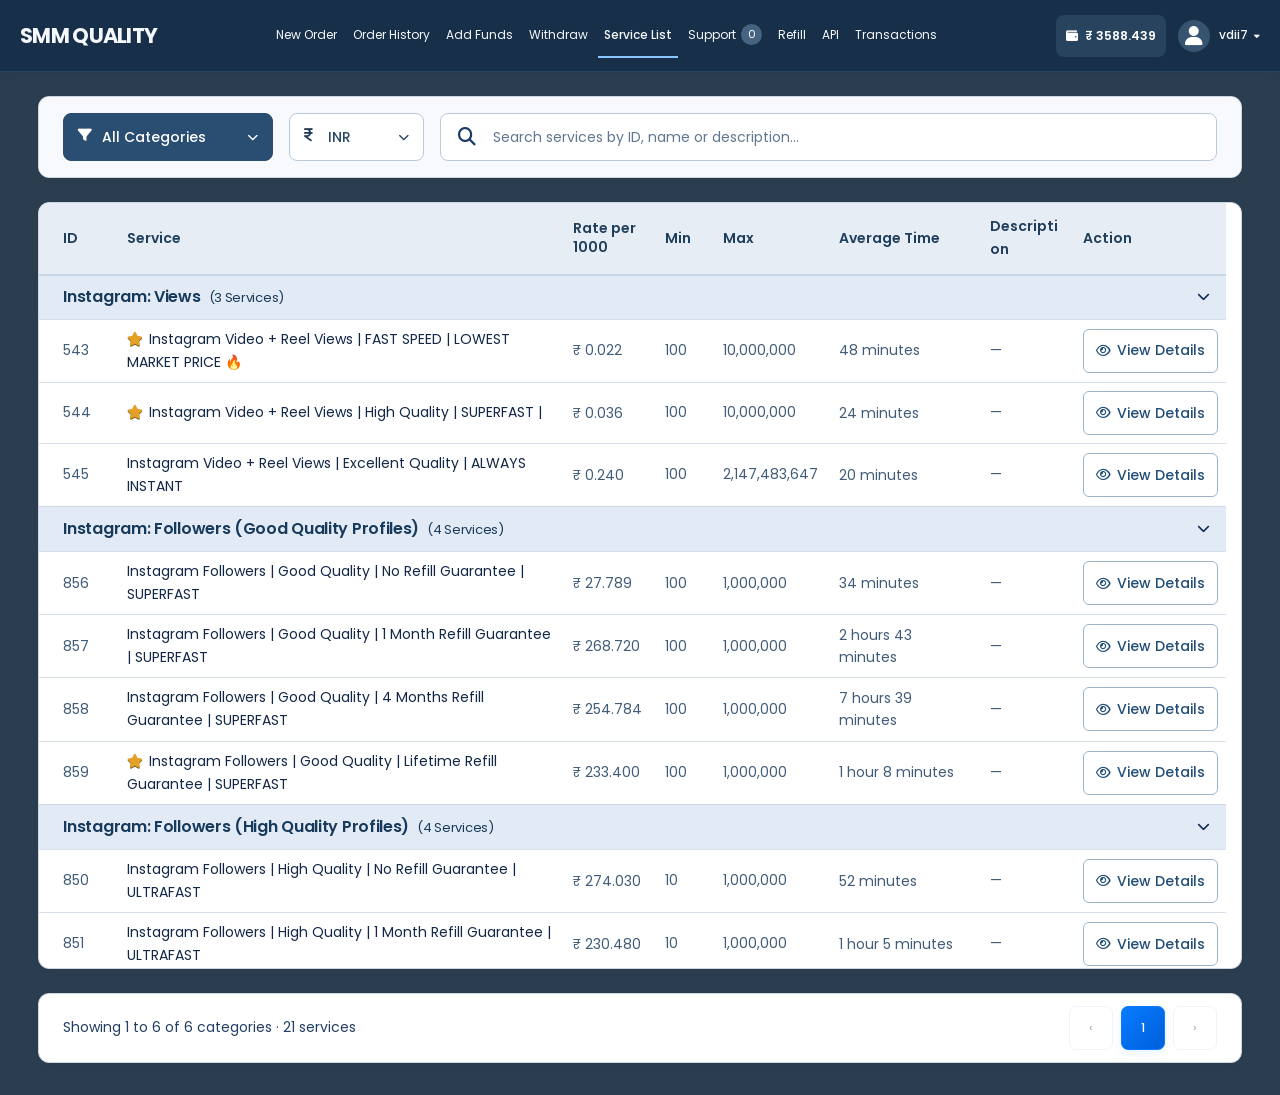
<file: services.html>
<!DOCTYPE html>
<html lang="en">
<head>
  <meta charset="UTF-8">
  <meta name="viewport" content="width=device-width, initial-scale=1.0">
  <meta name="theme-color" content="#30465b">
  <title>Service List · SMM Quality</title>
  <link rel="preconnect" href="https://fonts.googleapis.com">
  <link rel="preconnect" href="https://fonts.gstatic.com" crossorigin>
  <link href="https://fonts.googleapis.com/css2?family=Poppins:wght@400;500;600;700&display=swap" rel="stylesheet">
  <link rel="stylesheet" href="https://cdnjs.cloudflare.com/ajax/libs/font-awesome/6.5.2/css/all.min.css">
  <style>
    :root{--ink:#0b142c;--muted:#6b7b9c;--line:#e3ebf4;--soft:#f3f6fb;--blue:#087bff;--button:#30465b;--radius:11px}
    *{box-sizing:border-box}body{margin:0;background:radial-gradient(ellipse at 50% 0,#fff 0,#f8fbfe 78%);color:var(--ink);font-family:Poppins,Arial,sans-serif;font-size:15px;-webkit-font-smoothing:antialiased}button,input,select{font:inherit}button,a,input,select{-webkit-tap-highlight-color:transparent}a{color:inherit;text-decoration:none}button{cursor:pointer}button,input,select,a{outline-offset:4px}button:focus-visible,a:focus-visible{outline:3px solid #82baff}input:focus,select:focus{outline:none;border-color:#83b5ec;box-shadow:0 0 0 3px #087bff10}button{transition:background .2s,transform .2s,box-shadow .2s}button:active{transform:translateY(1px)}[hidden]{display:none!important}
    .topbar{height:65px;background:#ffffffed;border-bottom:1px solid var(--line);box-shadow:0 3px 16px #243e5c03;position:relative;z-index:10}.header-inner{max-width:1600px;height:100%;margin:auto;padding:0 3%;display:flex;align-items:center;gap:39px}.brand{font-weight:800;font-size:25px;letter-spacing:-1px;white-space:nowrap}.nav{display:flex;align-items:center;gap:3px}.nav-link{border:0;background:none;padding:13px 14px;font-size:13px;font-weight:500;color:#354a6e;white-space:nowrap;border-radius:8px;transition:background .2s,color .2s}.nav-link:hover{background:var(--soft);color:var(--ink)}.nav-link.active{background:#eff3f9;color:var(--ink);font-weight:650}.badge{display:inline-grid;place-items:center;background:#596b8b;color:#fff;border-radius:50%;width:21px;height:21px;font-size:12px;margin-left:5px}.header-tools{margin-left:auto;display:flex;align-items:center;gap:23px}.plain-button{border:0;background:transparent;padding:8px 0;display:flex;align-items:center;gap:8px;color:#30466c;font-size:13px;white-space:nowrap}.chevron{font-size:9px}.balance-chip{background:#f5f8fb;padding:10px 15px;border-radius:8px;font-weight:750;white-space:nowrap;font-size:16px;display:flex;gap:10px;align-items:center}.avatar{display:grid;place-items:center;width:38px;height:38px;border-radius:50%;background:var(--ink);color:white;font-size:24px;margin-right:5px;box-shadow:0 0 0 4px #f7f9fc}.dropdown{position:relative}.dropdown-menu{position:absolute;right:0;top:calc(100% + 12px);min-width:180px;padding:7px;background:white;border:1px solid var(--line);box-shadow:0 12px 40px #23365118;border-radius:10px}.dropdown-menu button{width:100%;text-align:left;border:0;background:white;padding:11px;border-radius:6px;color:#354a6e;font-size:13px}.dropdown-menu button:hover{background:var(--soft)}.mobile-toggle{display:none;border:1px solid var(--line);background:var(--soft);border-radius:7px;width:39px;height:39px;color:var(--ink)}
    .page{max-width:1600px;margin:0 auto;padding:23px 3% 26px}.dashboard{display:grid;grid-template-columns:minmax(0,1.53fr) minmax(0,1fr);align-items:start;gap:17px}.left-column{display:grid;gap:14px}.card{border:1px solid var(--line);border-radius:var(--radius);background:#ffffffc9;box-shadow:0 3px 16px #354c7402}.funds{display:flex;align-items:center;gap:24px;padding:26px 25px;min-height:141px}.wallet-art{flex:0 0 105px;height:92px;border-radius:10px;background:linear-gradient(120deg,#f2f5fa,#f6f8fc);display:grid;place-items:center;font-size:45px}.funds-copy{flex:1;min-width:0}.eyebrow{font-size:14px;font-weight:600;margin:0 0 5px;color:#23395d}.funds-value{font-size:38px;font-weight:750;line-height:1.15;letter-spacing:-.9px;margin:0 0 5px;white-space:nowrap}.funds-copy small{font-size:14px;line-height:1.5;color:var(--muted);display:block}.primary{border:1px solid #30465b;background:linear-gradient(135deg,#344c62,#2c3e51);color:white;border-radius:6px;font-weight:600;box-shadow:inset 0 1px 3px #ffffff14,0 2px 3px #16324b08}.primary:hover{background:linear-gradient(135deg,#405f7a,#314c65);box-shadow:0 5px 15px #233e5a20}.add-funds{display:flex;gap:15px;align-items:center;padding:16px 20px;white-space:nowrap;font-size:17px}.add-funds i{font-size:23px}
    .order-card{padding:16px 25px 15px}.search-box{display:flex;align-items:center;border:1px solid #d4deeb;border-radius:6px;height:46px;margin-bottom:21px;transition:box-shadow .2s,border-color .2s}.search-box:focus-within{border-color:#83b5ec;box-shadow:0 0 0 3px #087bff10}.search-icon{width:48px;flex-shrink:0;display:grid;place-items:center;font-size:19px;height:100%;border-right:1px solid var(--line);color:#203756}.search-box input{width:100%;min-width:0;border:0;background:none;padding:12px;color:var(--ink);outline:none;box-shadow:none}.search-box input:focus{box-shadow:none}.search-box span{white-space:nowrap;padding-right:12px;color:var(--muted);font-size:11.5px}input::placeholder{color:var(--muted);opacity:1}.field-row{display:grid;grid-template-columns:34px minmax(0,1fr);gap:15px;margin-bottom:17px}.field-icon{font-size:23px;padding-top:1px;text-align:left}.field label,.field-label{display:block;font-size:15px;font-weight:600;margin:0 0 7px;letter-spacing:-.3px}.control{width:100%;height:40px;border:1px solid #d4deeb;border-radius:6px;background:#fff;color:var(--ink);padding:8px 14px;transition:border .2s,box-shadow .2s}.select-wrap{position:relative}.select-wrap select{appearance:none;padding-right:36px;cursor:pointer;font-size:14px}.select-wrap>i{position:absolute;right:14px;top:15px;pointer-events:none;font-size:12px}.description{display:grid;grid-template-columns:41px 1fr;gap:15px;background:linear-gradient(120deg,#f3f6fb,#f5f7fc);border-radius:7px;padding:12px 25px 13px;margin:-2px 0 14px;min-height:139px}.description>i{font-size:27px;padding-top:3px}.description h2{font-size:16px;margin:0 0 7px;font-weight:650;letter-spacing:-.3px}.description p{color:var(--muted);line-height:1.48;margin:0;font-size:14px}.description .check-line{margin-top:5px;display:flex;gap:7px;align-items:center}.check-line i{color:var(--button);font-size:19px}.quantity-line{display:grid;grid-template-columns:minmax(0,1.3fr) minmax(0,1fr);gap:29px}.quantity-line .field-row{margin-bottom:12px}.drip-control{display:flex;align-items:flex-start;gap:18px;padding-top:1px}.drip-control>i{font-size:23px}.drip-copy{flex:1}.drip-copy label{font-size:16px;font-weight:600;display:block;margin-bottom:5px;cursor:pointer}.drip-copy small{font-size:14px;white-space:nowrap;color:var(--muted)}.switch{position:relative;width:56px;height:29px;flex:0 0 56px;display:block;cursor:pointer}.switch input{position:absolute;inset:0;opacity:0;cursor:pointer;margin:0;z-index:1}.switch-track{position:absolute;inset:0;border-radius:20px;background:#c4cddd;transition:background .25s;box-shadow:inset 0 2px 4px #283c4e06}.switch-track:before{content:"";position:absolute;left:4px;top:4px;width:21px;height:21px;background:white;border-radius:50%;box-shadow:0 1px 4px #263b5f20;transition:transform .25s}.switch input:checked+.switch-track{background:var(--button)}.switch input:checked+.switch-track:before{transform:translateX(27px)}.switch input:focus-visible+.switch-track{outline:3px solid #82baff;outline-offset:3px}.drip-fields{margin:0 0 16px 49px;display:grid;grid-template-columns:1fr 1fr;gap:15px;padding:15px;background:var(--soft);border-radius:7px}.drip-fields small{grid-column:1/-1;color:var(--muted);line-height:1.5}.charge-row{margin-bottom:8px}.charge-input{display:flex;background:#f7f9fc;border:1px solid #d4deeb;border-radius:6px;height:37px;overflow:hidden}.charge-input span{padding:7px 18px;border-right:1px solid var(--line);font-weight:600}.charge-input input{background:none;border:0;width:100%;padding:8px 13px;color:var(--ink);box-shadow:none}.place-order{width:100%;min-height:44px;font-size:18px}.preview-note{margin:10px 0 0;color:var(--muted);font-size:12px;text-align:center;line-height:1.5}.no-services{font-size:13px;color:#9b4c2d;margin:7px 0 0}
    .updates{padding:24px 22px 18px}.updates-heading{display:flex;align-items:center;gap:19px;margin:0 4px 22px}.updates-heading>i{font-size:31px}.updates-heading h1{font-size:21px;letter-spacing:-.7px;margin:0;font-weight:750}.text-button{border:0;background:none;color:var(--blue);font-weight:600;padding:6px 0;font-size:15px;margin-left:auto;white-space:nowrap}.text-button:hover{color:#0059bd}.update-list{display:grid;gap:9px}.update{border:1px solid var(--line);border-radius:8px;padding:19px 20px 18px;transition:background .2s,border-color .2s}.update:hover{background:#f9fbff;border-color:#ccddef}.update-title{display:flex;gap:14px;justify-content:space-between;align-items:baseline;margin-bottom:8px}.update h2{font-size:15px;font-weight:650;letter-spacing:-.35px;margin:0}.update time{color:#7586a8;font-size:13px;white-space:nowrap}.update p{font-size:15.5px;line-height:1.4;margin:0;color:var(--muted)}.support{margin-top:14px;padding:17px 20px;display:flex;justify-content:center;align-items:center;gap:22px;min-height:61px;text-align:center;font-size:15px;font-weight:600;color:#30466d}.support>i{font-size:27px;color:var(--ink)}.support button{border:0;background:none;color:var(--blue);padding:0;font-weight:600;font-size:inherit}.support button:hover{text-decoration:underline}.toast{position:fixed;bottom:25px;left:50%;transform:translate(-50%,15px);opacity:0;pointer-events:none;z-index:50;max-width:calc(100% - 32px);width:max-content;background:#14283e;color:#fff;border:1px solid #ffffff18;border-radius:10px;padding:14px 20px;box-shadow:0 8px 35px #10243825;font-size:14px;line-height:1.5;transition:opacity .25s,transform .25s}.toast.show{opacity:1;transform:translate(-50%,0)}dialog{width:min(480px,calc(100% - 32px));border:1px solid var(--line);border-radius:15px;padding:27px;color:var(--ink);box-shadow:0 24px 90px #15283a25}dialog::backdrop{background:#10213755;backdrop-filter:blur(4px)}.dialog-head{display:flex;justify-content:space-between;align-items:center;gap:15px}.dialog-head h2{margin:0;font-size:22px;letter-spacing:-.6px}.close-dialog{border:0;background:var(--soft);width:32px;height:32px;border-radius:50%;color:var(--ink)}dialog p{color:var(--muted);line-height:1.6}dialog dl{display:grid;grid-template-columns:100px 1fr;gap:13px;font-size:14px}dialog dt{color:var(--muted)}dialog dd{margin:0;overflow-wrap:anywhere}dialog .primary{padding:12px 20px;width:100%;margin-top:10px}.dialog-tag{display:inline-block;background:#edf5ff;color:#2367ac;font-size:12px;font-weight:600;border-radius:5px;padding:5px 8px;margin-bottom:15px}
    @media(min-width:1500px){.header-inner{gap:40px}.nav-link{padding:13px 14px}.page{padding-top:23px}.funds{min-height:141px}.order-card{padding-top:16px}.dashboard{gap:17px}}
    @media(max-width:1350px){.header-inner{gap:22px}.nav-link{padding:12px 8px;font-size:12px}.header-tools{gap:15px}.brand{font-size:23px}.funds{gap:18px;padding:24px 20px}.wallet-art{flex-basis:80px;height:82px;font-size:38px}.funds-value{font-size:32px}.add-funds{padding:15px;font-size:15px;gap:9px}.funds-copy small{font-size:12px}.order-card{padding-left:20px;padding-right:20px}.search-box span{font-size:10px}.quantity-line{gap:19px;grid-template-columns:1.15fr 1fr}.drip-control{gap:12px}.drip-copy small{font-size:12px}.update{padding:18px 17px}.update h2{font-size:14px}.update p{font-size:14px}.update time{font-size:11px}.updates{padding:23px 18px 18px}.updates-heading{gap:15px}.updates-heading h1{font-size:20px}}
    @media(max-width:1120px){.header-inner{gap:20px}.nav-link{padding:12px 7px}.header-tools{gap:15px}.currency-dropdown{display:none}.balance-chip{font-size:13px;padding:10px}.brand{font-size:21px}.user-name{display:none}.header-tools .plain-button{gap:0}.dashboard{grid-template-columns:minmax(0,1.45fr) minmax(0,1fr)}.funds{flex-wrap:wrap;gap:15px}.funds-copy{min-width:200px}.add-funds{width:100%;justify-content:center;padding:11px}.wallet-art{height:72px;flex-basis:75px}.search-box span{display:none}.quantity-line{grid-template-columns:1fr;gap:0}.drip-control{padding:0 0 15px 0;margin-left:49px}.drip-copy small{font-size:13px}.switch{margin-left:auto}.updates-heading{gap:12px}.updates-heading h1{font-size:18px}.updates-heading>i{font-size:26px}.text-button{font-size:13px}.update-title{flex-wrap:wrap;gap:5px}.update time{font-size:11px}.update p{font-size:14px}.description{padding-left:16px;gap:8px}.description p{font-size:13px}}
    @media(max-width:900px){.topbar{height:66px}.header-inner{padding:0 4%;gap:15px}.mobile-toggle{display:block}.brand{font-size:23px}.header-tools{gap:17px}.nav{display:none;position:absolute;top:65px;left:0;right:0;background:white;padding:12px 4% 18px;border-bottom:1px solid var(--line);box-shadow:0 15px 20px #2039570b;grid-template-columns:repeat(4,1fr);gap:6px}.nav.open{display:grid}.nav-link{padding:13px 9px;text-align:center;font-size:13px}.balance-chip{font-size:14px}.user-name{display:inline}.header-tools .plain-button{gap:7px}.page{padding:20px 4%}.dashboard{grid-template-columns:1fr}.funds{flex-wrap:nowrap;padding:22px}.funds-copy{min-width:0}.funds-copy small{font-size:13px}.add-funds{width:auto;padding:15px 19px}.wallet-art{height:82px;flex-basis:90px}.order-card{padding:20px 24px}.quantity-line{grid-template-columns:1.2fr 1fr;gap:25px}.drip-control{margin-left:0;padding-top:1px}.description p{font-size:14px}.description{padding-left:24px;gap:15px}.updates{padding:22px 24px}.updates-heading h1{font-size:21px}.update-title{flex-wrap:nowrap}.update h2{font-size:15px}.update time{font-size:12px}.update p{font-size:15px}.update-list{grid-template-columns:1fr 1fr;gap:12px}.update:last-child{grid-column:1/-1}.update{padding:18px}.support{font-size:13px;gap:15px}.currency-dropdown{display:block}}
    @media(max-width:600px){.header-inner{gap:12px}.brand{font-size:20px;letter-spacing:-.8px}.header-tools{gap:12px}.avatar{height:32px;width:32px;font-size:20px;margin:0}.user-name,.user-chevron,.currency-dropdown{display:none}.balance-chip{font-size:12px;gap:6px;padding:9px 8px}.balance-chip i{display:none}.mobile-toggle{width:33px;height:33px}.nav{grid-template-columns:repeat(2,1fr)}.page{padding:15px 4% 20px}.left-column{gap:12px}.dashboard{gap:14px}.funds{padding:18px;gap:15px;flex-wrap:wrap}.wallet-art{height:69px;flex-basis:69px;font-size:33px}.funds-value{font-size:30px;letter-spacing:-1px}.eyebrow{font-size:11px;letter-spacing:.3px}.funds-copy small{font-size:12px;line-height:1.6}.add-funds{width:100%;padding:11px;font-size:14px}.add-funds i{font-size:18px}.order-card{padding:16px}.search-box{margin-bottom:21px}.search-box input{font-size:13px}.search-icon{width:41px;font-size:17px}.field-row{grid-template-columns:23px 1fr;gap:12px;margin-bottom:17px}.field-icon{font-size:20px;padding-top:2px}.field label,.field-label{font-size:13px;margin-bottom:8px}.control{height:43px;font-size:13px;padding-left:11px}.select-wrap select{font-size:12px}.select-wrap>i{top:16px;right:11px}.description{grid-template-columns:23px 1fr;padding:15px 12px;gap:12px;margin-bottom:17px}.description>i{font-size:23px}.description h2{font-size:14px}.description p{font-size:12px;line-height:1.65}.description .check-line{align-items:flex-start}.check-line i{font-size:16px;margin-top:2px}.quantity-line{grid-template-columns:1fr;gap:0}.drip-control{margin-left:35px;gap:12px;padding:0 0 19px}.drip-control>i{font-size:21px}.drip-copy label{font-size:14px}.drip-copy small{font-size:12px}.drip-fields{margin-left:35px;padding:12px;gap:10px;grid-template-columns:1fr}.drip-fields label{font-size:12px}.charge-row{margin-bottom:12px}.charge-input{height:40px}.place-order{min-height:44px;font-size:15px}.updates{padding:20px 16px 16px}.updates-heading{margin:0 2px 18px;gap:13px}.updates-heading h1{font-size:19px}.updates-heading>i{font-size:26px}.text-button{font-size:13px}.update-list{grid-template-columns:1fr;gap:10px}.update{padding:17px 15px}.update h2{font-size:13px}.update time{font-size:10px}.update p{font-size:13px;line-height:1.6}.support{padding:16px 17px;align-items:center;gap:13px;font-size:12px;line-height:1.7}.support>i{font-size:23px;flex-shrink:0}.preview-note{font-size:11px}.toast{font-size:12px;bottom:16px}}
    /* Shared header: reuse this markup, styling, and menu behavior on every new page. */
    .header-inner{width:100%;min-width:0;gap:clamp(16px,2vw,32px)}
    .brand,.header-tools,.mobile-toggle{flex-shrink:0}
    .nav{min-width:0;flex-shrink:0}
    .header-tools{gap:clamp(12px,1.4vw,23px)}
    .left-column,.card,.field,.select-wrap,.description>div,.drip-copy{min-width:0}
    .control{min-width:0;max-width:100%}
    .charge-input input{min-width:0}
    .drip-copy small{white-space:normal}
    @media(min-width:1241px) and (max-width:1450px){
      .header-inner{gap:16px}
      .brand{font-size:23px}
      .nav{gap:2px}
      .nav-link{padding:12px 9px;font-size:12px}
      .header-tools{gap:14px}
      .balance-chip{font-size:14px;padding:10px 12px}
      .avatar{width:34px;height:34px;font-size:22px;margin-right:0}
    }
    @media(min-width:901px) and (max-width:1240px){
      .topbar{height:66px}
      .mobile-toggle{display:block}
      .header-inner{gap:18px}
      .header-tools{gap:20px}
      .currency-dropdown{display:block}
      .user-name{display:inline}
      .header-tools .plain-button{gap:8px}
      .nav{display:none;position:absolute;top:65px;left:0;right:0;background:white;padding:12px 3% 18px;border-bottom:1px solid var(--line);box-shadow:0 15px 20px #2039570b;grid-template-columns:repeat(4,minmax(0,1fr));gap:6px}
      .nav.open{display:grid}
      .nav-link{padding:13px 9px;text-align:center;font-size:13px}
    }
    .primary:disabled{opacity:.5;cursor:not-allowed;box-shadow:none}
    @media(max-width:380px){.header-inner{gap:8px}.brand{font-size:17px}.header-tools{gap:8px}.balance-chip{font-size:11px;padding:8px 6px}.avatar{width:28px;height:28px;font-size:17px}.mobile-toggle{width:30px;height:32px}.funds-value{font-size:26px}.wallet-art{flex-basis:55px;height:60px;font-size:29px}.funds{gap:11px}.update-title{gap:8px}.update h2{font-size:12px}.update time{font-size:9px}}
    @media(prefers-reduced-motion:no-preference){.card{animation:arrive .45s ease both}.updates{animation-delay:.08s}.support{animation-delay:.12s}@keyframes arrive{from{opacity:0;transform:translateY(8px)}to{opacity:1;transform:translateY(0)}}} @media(prefers-reduced-motion:reduce){*,*:before,*:after{animation:none!important;transition:none!important;scroll-behavior:auto!important}}
    .dropdown-menu a{display:block;width:100%;text-align:left;background:white;padding:11px;border-radius:6px;color:#354a6e;font-size:13px}.dropdown-menu a:hover{background:var(--soft)}

    .catalog-top{overflow:hidden;animation:none;margin-bottom:23px}.catalog-title{display:flex;align-items:center;gap:23px;padding:18px 23px}.catalog-icon{display:grid;place-items:center;width:63px;height:61px;flex:0 0 63px;border-radius:11px;background:linear-gradient(135deg,#edf4ff,#e1eeff);font-size:31px;color:#135ba2}.catalog-title h1{font-size:24px;letter-spacing:-.65px;font-weight:750;margin:0 0 5px}.catalog-title p{margin:0;font-size:13px;line-height:1.65;color:#405c83}.catalog-filters{display:grid;grid-template-columns:210px 135px minmax(0,1fr);gap:20px;align-items:center;padding:17px 23px;border-top:1px solid var(--line);background:linear-gradient(100deg,#fbfdff,#f7faff)}.catalog-select{position:relative;min-width:0}.catalog-select select{appearance:none;width:100%;min-height:43px;border:1px solid #d4e3f6;border-radius:7px;background:#eaf2ff;color:#153460;padding:11px 34px 11px 42px;font-size:13px;font-weight:650;cursor:pointer}.catalog-select>i{position:absolute;top:15px;left:15px;font-size:14px;pointer-events:none}.catalog-select>.fa-chevron-down{left:auto;right:15px;font-size:11px;top:17px}.category-select select{color:white;border-color:#287ac7;background:linear-gradient(120deg,#1974cd,#1d77c2)}.category-select i{color:white}.catalog-search{display:flex;align-items:center;gap:17px;padding:0 17px;min-height:43px;border:1px solid #cbdcf2;background:white;border-radius:7px;min-width:0}.catalog-search:focus-within{border-color:#83b5ec;box-shadow:0 0 0 3px #087bff10}.catalog-search i{font-size:18px;color:#1a3b68}.catalog-search input{width:100%;min-width:0;border:0;outline:none;box-shadow:none;background:none;padding:12px 0;font-size:13px;color:#345783}.catalog-search input:focus{box-shadow:none}.service-groups{display:grid;gap:18px}.service-group{padding:9px;overflow:hidden;animation:none}.category-heading{display:flex;align-items:center;gap:15px;width:100%;border:0;border-radius:8px;background:linear-gradient(100deg,#f3f7ff,#dfeeff);color:#102a53;padding:0 15px 0 0;min-height:50px;text-align:left}.category-heading:hover{background:linear-gradient(100deg,#eaf2ff,#d7e8ff)}.category-icon{width:55px;align-self:stretch;display:grid;place-items:center;flex:0 0 55px;border-radius:7px;background:#f5f8ff;font-size:29px;color:#0865af}.category-icon.instagram{color:#ce1d92}.category-icon.likes{color:#ee245a}.category-heading h2{font-size:18px;letter-spacing:-.5px;margin:0;font-weight:750}.category-count{font-size:13px;font-weight:400;white-space:nowrap;margin-left:9px}.category-heading>.fa-chevron-down{margin-left:auto;font-size:17px;transition:transform .2s;flex-shrink:0}.category-heading[aria-expanded="false"]>.fa-chevron-down{transform:rotate(-90deg)}.services-scroll{width:100%;overflow-x:auto;margin-top:6px;border-radius:5px}.services-table{width:100%;border-collapse:collapse;table-layout:fixed;text-align:left}.services-table th{background:linear-gradient(110deg,#f1f6fe,#e9f2fe);font-weight:650;font-size:12px;color:#132d53;padding:13px 11px;white-space:nowrap}.services-table td{padding:9px 11px;border-top:1px solid #e2eaf5;font-size:12px;line-height:1.45;color:#1c365e;vertical-align:middle}.services-table tr:hover td{background:#f7fbff}.services-table th:nth-child(1){width:5%}.services-table th:nth-child(2){width:36%}.services-table th:nth-child(3){width:10%}.services-table th:nth-child(4){width:5%}.services-table th:nth-child(5){width:10%}.services-table th:nth-child(6){width:15%}.services-table th:nth-child(7){width:8%}.services-table th:nth-child(8){width:11%}.service-name{color:#122747!important;overflow-wrap:anywhere}.star-service{color:#e4a126;font-size:14px;margin-right:6px;text-shadow:0 1px #745a20}.service-price{white-space:nowrap;font-variant-numeric:tabular-nums}.service-time{display:flex;align-items:center;gap:9px;white-space:nowrap;font-size:12px}.service-time i{font-size:16px;color:#6d829f}.service-view{display:inline-flex;align-items:center;justify-content:center;gap:9px;white-space:nowrap;border:1px solid #3d94ed;border-radius:6px;background:white;color:#0564c8;font-size:11px;font-weight:600;padding:7px 12px}.service-view:hover{background:#eaf4ff;border-color:#096cca;box-shadow:0 2px 8px #126ac413}.catalog-footer{display:flex;align-items:center;justify-content:space-between;gap:20px;padding:17px 23px;margin-top:20px;animation:none}.catalog-summary{font-size:13px;color:#233e66;line-height:1.6;margin:0}.catalog-pagination{display:flex;gap:8px;align-items:center}.catalog-pagination button{display:grid;place-items:center;min-width:35px;height:36px;border:1px solid #d8e5f5;background:white;color:#284e7f;border-radius:6px;font-size:13px;padding:0 8px}.catalog-pagination .current{background:linear-gradient(135deg,#087bff,#005fda);color:white;border-color:#087bff;box-shadow:0 3px 8px #087bff18}.catalog-pagination button:disabled{opacity:.4;cursor:not-allowed}.catalog-empty{padding:50px 20px;text-align:center;color:var(--muted);animation:none;font-size:14px;line-height:1.7}.catalog-empty i{display:block;font-size:30px;color:#8fa8c8;margin-bottom:12px}.catalog-empty strong{display:block;color:#31537d}.catalog-note{font-size:11px;color:var(--muted);line-height:1.6;margin:12px 4px 0}.service-order-link{display:block;border:1px solid #cddff3;background:#f1f7ff;text-align:center;color:#1b66b3;font-weight:600;font-size:13px;padding:12px;border-radius:6px;margin-top:17px}.service-order-link:hover{background:#e5f0ff}
    @media(min-width:1500px){.category-heading h2{font-size:19px}.services-table td{font-size:13px}.services-table th{font-size:13px}.service-time{font-size:13px}.service-view{font-size:12px}}
    @media(max-width:1200px){.services-table{min-width:1110px}.catalog-filters{grid-template-columns:190px 125px minmax(0,1fr);gap:16px}.category-heading h2{font-size:17px}.category-count{font-size:12px}.services-table td{padding:9px 10px}.services-table th{padding:12px 10px}.service-view{font-size:10px;padding:7px 10px}}
    @media(max-width:800px){.catalog-title{padding:20px;gap:19px}.catalog-title h1{font-size:22px}.catalog-title p{font-size:12px}.catalog-icon{flex-basis:55px;height:56px;font-size:27px}.catalog-filters{grid-template-columns:minmax(0,1fr) 140px;gap:13px;padding:16px 20px}.catalog-search{grid-column:1/-1}.category-heading{gap:12px}.category-heading h2{font-size:16px}.category-count{font-size:11px;margin-left:6px}.category-icon{flex-basis:48px;width:48px;font-size:26px}.catalog-footer{padding:17px 19px}.catalog-summary{font-size:12px}.service-groups{gap:15px}}
    @media(max-width:600px){.catalog-top{margin-bottom:17px}.catalog-title{padding:18px 15px;gap:15px;align-items:flex-start}.catalog-title h1{font-size:21px;margin-top:2px}.catalog-title p{font-size:11px;line-height:1.65}.catalog-icon{flex-basis:48px;height:51px;font-size:25px;border-radius:10px}.catalog-filters{grid-template-columns:minmax(0,1fr) 107px;padding:14px 15px;gap:11px}.catalog-select select{font-size:11px;min-height:42px;padding-left:35px;padding-right:28px}.catalog-select>i{left:12px;font-size:12px}.catalog-select>.fa-chevron-down{left:auto;right:11px;font-size:10px}.catalog-search{padding:0 12px;gap:12px;min-height:42px}.catalog-search input{font-size:11px}.catalog-search i{font-size:16px}.service-group{padding:6px;border-radius:10px}.category-heading{padding-right:10px;gap:10px;min-height:49px;align-items:center}.category-heading h2{font-size:13px;letter-spacing:-.3px;line-height:1.5}.category-count{font-size:10px;display:block;margin-left:0;margin-top:1px}.category-icon{flex-basis:39px;width:39px;font-size:23px}.category-heading>.fa-chevron-down{font-size:13px}.services-table{min-width:1010px}.services-table th{font-size:11px;padding:12px 10px}.services-table td{font-size:11px;padding:9px 10px}.service-time{font-size:11px;gap:7px}.service-time i{font-size:14px}.catalog-footer{padding:15px 13px;gap:12px;flex-wrap:wrap;justify-content:center;margin-top:15px}.catalog-summary{font-size:11px;width:100%;text-align:center}.catalog-pagination{gap:6px}.catalog-pagination button{min-width:32px;height:33px;font-size:12px}.catalog-note{font-size:10px;margin-top:10px}}


    /* Shared UI standards — keep identical in every standalone page. */
    :root{--font-ui:'Poppins',Arial,sans-serif;--text-title:24px;--text-section:18px;--text-body:14px;--text-small:12px;--text-table:12px;--control-height:44px;--button-height:44px;--button-small-height:34px;--space-card:24px;--space-section:20px;--space-field:16px;--ui-radius:8px}
    body{font-family:var(--font-ui);font-size:var(--text-body);line-height:1.6}
    button,input,select,textarea{font-family:var(--font-ui)}
    button,a,input,select,textarea{font-weight:400}
    h1,h2,h3{line-height:1.35;font-weight:600;letter-spacing:-.4px}
    :is(.section-intro h1,.settings-intro h1,.history-heading h1,.refill-heading h1,.orders-title h1,.catalog-title h1,.api-title h1,.funding-intro h1){font-size:var(--text-title);font-weight:600;line-height:1.35;letter-spacing:-.6px;margin:0 0 6px}
    :is(.section-intro h2,.settings-intro h2,.side-heading,.side-intro h2,.help-heading h2,.help-inline h2,.tickets-heading h2,.updates-heading h1,.category-heading h2,.aside-heading){font-size:var(--text-section);font-weight:600;line-height:1.4;letter-spacing:-.4px}
    :is(.endpoint h2,.overview-card h2,.description h2){font-size:16px;font-weight:600;line-height:1.4}
    :is(.update h2,.steps h3,.information-item h3,.help-copy h2){font-size:14px;font-weight:600;line-height:1.5}
    :is(.section-intro p,.settings-intro p,.history-heading p,.refill-heading p,.orders-title p,.catalog-title p,.api-title p,.funding-intro p,.side-intro p,.help-inline p,.information-item p,.steps p,.update p,.description p,.help-copy p){font-size:var(--text-body);line-height:1.65;font-weight:400}
    :is(.field-hint,.message-hint,.qr-caption,.local-note,.catalog-note,.order-preview-note,.preview-note,.date-filter-note,.dialog-caption){font-size:var(--text-small);line-height:1.6}
    :is(.field label,.field-label,.ticket-field>label,.settings-field>label,.payment-field label){font-size:13px;font-weight:500;line-height:1.5;margin-bottom:8px;letter-spacing:0}
    :is(.primary,.help-action,.secondary-action,.reset-filters,.order-reset,.view-ticket,.view-transaction,.view-refill,.reorder-button,.service-view,.contact-api,.contact-action,.api-doc-link,.service-order-link,.refill-preview-link,.clear-date){font-family:var(--font-ui);font-weight:500;line-height:1.4;letter-spacing:0;border-radius:var(--ui-radius);display:inline-flex;align-items:center;justify-content:center;gap:10px;text-align:center;min-width:0;vertical-align:middle}
    :is(.primary,.help-action,.secondary-action,.reset-filters,.order-reset,.contact-api,.service-order-link,.refill-preview-link,.clear-date){height:auto;min-height:var(--button-height);padding:11px 18px;font-size:13px}
    :is(.place-order,.pay-button,.submit-ticket,.settings-submit){width:100%;min-height:48px;font-size:14px;padding:12px 18px}
    :is(.add-funds,.whatsapp-save,.secondary-action){min-height:44px;font-size:13px;padding:11px 18px}
    .add-funds i{font-size:19px}
    :is(.view-ticket,.view-transaction,.view-refill,.reorder-button,.service-view){min-height:var(--button-small-height);padding:7px 11px;font-size:11px;gap:8px;white-space:nowrap;border-radius:6px}
    :is(.view-ticket,.view-transaction,.view-refill,.reorder-button,.service-view) i{font-size:13px}
    :is(.contact-action,.api-doc-link){min-height:56px;padding:15px 18px;font-size:13px;justify-content:flex-start;text-align:left;gap:16px}
    .contact-action{width:100%}.contact-api,.service-order-link,.refill-preview-link{display:flex}
    :is(.copy-code,.copy-key,.copy-button,.visibility-button,.close-dialog,.more-order){min-width:34px;min-height:34px;font-size:14px;border-radius:6px}
    .copy-code{width:34px;height:34px;top:7px;right:7px}.code-block pre{padding-right:49px}
    :is(.control,.payment-select select,.filter-select select,.order-filter select,.catalog-select select){min-height:var(--control-height);height:var(--control-height);font-family:var(--font-ui);font-size:13px;line-height:1.5;border-radius:var(--ui-radius);font-weight:400}
    :is(.select-wrap select,.payment-select select){font-size:13px}
    :is(.support-input,.settings-input,.input-group,.search-box,.transaction-search,.order-search,.catalog-search,.ticket-search,.refill-search,.copy-field,.date-trigger,.charge-input){min-height:var(--control-height);height:auto;border-radius:var(--ui-radius)}
    :is(.support-input input,.support-input select,.settings-input input,.settings-input select,.input-group input,.search-box input,.transaction-search input,.order-search input,.catalog-search input,.ticket-search input,.refill-search input){font-family:var(--font-ui);font-size:13px;line-height:1.5;padding-top:11px;padding-bottom:11px;min-height:42px;font-weight:400}
    .support-input textarea{font-family:var(--font-ui);font-size:13px;line-height:1.65;min-height:120px}
    .charge-input input{font-size:13px;font-family:var(--font-ui)}.charge-input span{display:grid;place-items:center;padding:8px 16px;font-size:14px}
    :is(.select-wrap>i,.payment-select>i,.filter-select i,.order-filter>.fa-chevron-down,.catalog-select>.fa-chevron-down,.support-input>.fa-chevron-down,.settings-input>.fa-chevron-down){top:17px;font-size:11px}
    .order-date>.fa-calendar-days{top:14px}.catalog-select>i:not(.fa-chevron-down){top:15px}.payment-select .upi-mark{top:7px}
    :is(.ticket-field,.settings-field,.payment-field,.payment-field.utr-field){margin-bottom:var(--space-field)}
    .field-row{margin-bottom:var(--space-field)}
    :is(.section-intro,.settings-intro,.funding-intro){gap:20px;margin-bottom:var(--space-section)}
    :is(.ticket-form-card,.settings-card,.funding-card,.updates,.side-card,.information-card,.quick-card,.settings-help,.refill-card,.overview-card){padding:var(--space-card)}
    :is(.support-layout,.funding-layout,.settings-layout,.dashboard){gap:var(--space-section)}
    :is(.left-column,.funding-sidebar,.support-sidebar,.service-groups){gap:var(--space-section)}
    :is(.history-heading,.orders-title,.catalog-title,.api-title){padding:var(--space-card);gap:20px}
    :is(.order-filters,.catalog-filters){padding:20px 24px;gap:16px}
    :is(.history-body,.tickets-card){padding:20px 24px}
    :is(.catalog-footer,.orders-footer){padding:16px 24px}
    :is(.help-card,.tickets-card,.support,.orders-title){margin-top:var(--space-section)}.orders-title{margin-top:0}
    :is(.orders-table,.services-table,.refill-table,.transaction-table,.tickets-table,.api-table){font-family:var(--font-ui)}
    :is(.orders-table,.services-table,.refill-table,.transaction-table,.tickets-table,.api-table) th{font-size:12px;font-weight:600;line-height:1.5;padding-top:13px;padding-bottom:13px}
    :is(.orders-table,.services-table,.refill-table,.transaction-table,.tickets-table,.api-table) td{font-size:var(--text-table);font-weight:400;line-height:1.6}
    :is(.service-time,.service-description,.order-date-cell,.refill-date){font-size:12px!important;line-height:1.6!important}
    :is(.order-id,.refill-order,.subject-link,.order-detail-link){font-family:var(--font-ui);font-size:12px;font-weight:400}
    :is(.transaction-table .amount,.charge-cell){font-size:13px;font-weight:500}
    :is(.order-status,.transaction-type,.refill-status,.status-pill){font-size:11px;font-weight:500;line-height:1.5;padding:6px 10px;border-radius:8px}
    :is(.orders-pagination,.catalog-pagination,.transaction-pagination,.refill-pagination,.pagination){gap:8px}
    :is(.orders-pagination,.catalog-pagination,.transaction-pagination,.refill-pagination,.pagination) button{min-width:36px;width:36px;height:36px;padding:0 7px;border-radius:7px;font-family:var(--font-ui);font-size:12px;font-weight:500}
    :is(.orders-summary,.catalog-summary,.result-summary,.refill-summary){font-size:12px;line-height:1.6}
    .status-tab{min-height:42px;font-size:12px;font-weight:500;padding:10px 15px;gap:9px;border-radius:7px}.status-tab span{font-size:11px;font-weight:400}
    .category-heading{min-height:54px}.category-count{font-size:12px;font-weight:400}.service-meta strong{font-size:12px;font-weight:500}.server-tag{font-size:10px}
    .header-inner{gap:20px}.brand{font-family:var(--font-ui);font-size:24px;font-weight:700;letter-spacing:-.8px}.nav-link{font-family:var(--font-ui);font-size:12px;line-height:1.5;font-weight:400;padding:12px 10px;min-height:42px;display:flex;align-items:center;justify-content:center;gap:5px}.nav-link.active{font-weight:500}.header-tools{gap:16px}.plain-button{font-size:12px;font-family:var(--font-ui);font-weight:400}.balance-chip{font-size:14px;font-weight:600}.dropdown-menu :is(a,button){font-family:var(--font-ui);font-size:12px;font-weight:400;line-height:1.6;min-height:40px;padding:10px 12px}.badge{font-size:11px;margin-left:0}
    .text-button{font-size:13px;font-weight:500;min-height:36px}.support{font-size:13px;font-weight:500;line-height:1.6}.support button{font:inherit;font-weight:500}.funds-copy small{font-size:13px;line-height:1.6}.eyebrow{font-size:12px;font-weight:500}.funds-value{font-size:36px;font-weight:600;line-height:1.2}.search-box span{font-size:11px}.drip-copy label{font-size:14px;font-weight:500}.drip-copy small{font-size:12px;line-height:1.6}.description{padding:16px 20px}.update{padding:18px}.side-intro{gap:20px}.twofa-content{margin-left:85px}
    dialog{font-family:var(--font-ui);padding:24px}.dialog-head h2{font-size:21px;font-weight:600;line-height:1.4}dialog p{font-size:13px;line-height:1.7}dialog dl{font-size:12px;line-height:1.65}dialog .primary{width:100%;min-height:44px}.toast{font-family:var(--font-ui);font-size:13px;line-height:1.6}.preview-feedback{font-size:12px;line-height:1.65}.code-block pre,.code-block code,.api-key{font-family:Consolas,'Courier New',monospace}
    @media(min-width:901px) and (max-width:1400px){.topbar{height:66px}.mobile-toggle{display:block}.nav{display:none;position:absolute;top:65px;left:0;right:0;padding:12px 3% 18px;background:white;border-bottom:1px solid var(--line);box-shadow:0 15px 20px #2039570b;grid-template-columns:repeat(4,minmax(0,1fr));gap:6px}.nav.open{display:grid}.header-tools{margin-left:auto}.currency-dropdown{display:block}.user-name{display:inline}.header-tools .plain-button{gap:8px}}
    @media(min-width:1401px){.nav{gap:2px}.header-inner{gap:20px}.nav-link{padding-left:8px;padding-right:8px}.brand{font-size:23px}.header-tools{gap:14px}.balance-chip{padding:10px 12px}.avatar{width:34px;height:34px;font-size:22px;margin-right:0}}
    @media(max-width:1120px){:root{--space-card:20px;--text-title:22px}.search-box span{display:none}.twofa-content{margin-left:79px}.settings-intro{gap:20px}}
    @media(max-width:900px){.nav-link{font-size:12px}.header-inner{gap:15px}.brand{font-size:22px}.header-tools{gap:15px}.nav.open{grid-template-columns:repeat(4,minmax(0,1fr))}.twofa-content{margin-left:0}.funds-value{font-size:32px}}
    @media(max-width:600px){:root{--text-title:20px;--text-section:17px;--text-body:12px;--text-small:11px;--text-table:11px;--space-card:16px;--space-section:16px;--space-field:16px}.header-inner{gap:10px}.brand{font-size:18px;letter-spacing:-.6px}.header-tools{gap:10px}.balance-chip{font-size:11px;padding:9px 7px}.plain-button{font-size:11px}.avatar{width:30px;height:30px;font-size:19px;margin:0}.mobile-toggle{width:33px;flex-basis:33px}.nav.open{grid-template-columns:repeat(2,minmax(0,1fr))}.nav-link{font-size:12px;min-height:42px;padding:11px 8px}.currency-dropdown{display:none}.user-name,.user-chevron{display:none}
      :is(.section-intro,.settings-intro,.funding-intro){gap:15px}.twofa-content{margin-left:0}
      :is(.control,.select-wrap select,.payment-select select,.filter-select select,.order-filter select,.catalog-select select,.support-input input,.support-input select,.settings-input input,.settings-input select,.input-group input,.search-box input,.transaction-search input,.order-search input,.catalog-search input,.ticket-search input,.refill-search input,.support-input textarea){font-size:12px}
      :is(.field label,.field-label,.ticket-field>label,.settings-field>label,.payment-field label){font-size:12px}
      :is(.primary,.help-action,.secondary-action,.reset-filters,.order-reset,.contact-api,.service-order-link,.refill-preview-link,.clear-date){font-size:12px;min-height:44px;padding:11px 14px}
      :is(.place-order,.pay-button,.submit-ticket,.settings-submit){font-size:13px;min-height:46px}
      :is(.view-ticket,.view-transaction,.view-refill,.reorder-button,.service-view){font-size:11px;min-height:34px;padding:7px 10px}
      :is(.contact-action,.api-doc-link){font-size:12px;min-height:52px;padding:14px 16px}
      :is(.history-heading,.orders-title,.catalog-title,.api-title){padding:18px 16px;gap:15px}
      :is(.order-filters,.catalog-filters,.history-body,.tickets-card){padding:16px 13px;gap:12px}
      :is(.catalog-footer,.orders-footer){padding:15px 13px}
      :is(.orders-table,.services-table,.refill-table,.transaction-table,.tickets-table,.api-table) th{font-size:11px;padding-top:12px;padding-bottom:12px}
      :is(.service-time,.service-description,.order-date-cell,.refill-date){font-size:11px!important}.category-heading h2{font-size:14px}.category-count{font-size:11px}.status-tab{font-size:11px;padding:10px 12px}.orders-summary,.catalog-summary,.result-summary,.refill-summary{font-size:11px}.funds-value{font-size:29px}.funds-copy small{font-size:12px}.text-button{font-size:12px}.support{font-size:12px}.dialog-head h2{font-size:19px}.toast{font-size:12px}dialog{padding:20px}
    }
    @media(max-width:380px){.header-inner{gap:7px}.brand{font-size:16px;letter-spacing:-.7px}.header-tools{gap:7px}.balance-chip{font-size:10px;padding:8px 5px}.avatar{width:26px;height:26px;font-size:16px}.mobile-toggle{width:29px;flex-basis:29px}.funds-value{font-size:26px}}


    /* Shared responsive header: desktop 1280px+, tablet/mobile below 1280px. */
    .topbar{height:72px;background:#fff;border-bottom:1px solid var(--line)}
    .header-inner{width:100%;max-width:1600px;height:100%;padding:0 28px;gap:24px;align-items:center}
    .brand{flex:0 0 auto;font-size:22px;font-weight:700;line-height:1;letter-spacing:-.8px}
    .header-tools{margin-left:auto;gap:16px;flex:0 0 auto;align-items:center}
    .header-tools .plain-button{gap:7px;min-height:40px;padding:0;font-size:12px}
    .balance-chip{height:42px;padding:0 13px;gap:8px;font-size:13px;line-height:1;border-radius:8px}
    .avatar{height:34px;width:34px;margin:0 3px 0 0;font-size:21px;flex-shrink:0}
    .mobile-toggle{height:40px;width:40px;flex:0 0 40px;margin:0;border:1px solid #dce6f3;border-radius:8px;background:#f3f6fb;font-size:15px;display:none}
    .dropdown-menu{top:calc(100% + 12px);min-width:190px}
    @media(min-width:1280px){
      .header-inner{gap:20px;padding:0 28px}
      .nav{display:flex!important;position:static;flex:1 1 auto;min-width:0;align-items:center;justify-content:center;gap:1px;padding:0;background:none;border:0;box-shadow:none}
      .nav-link{min-height:40px;padding:10px 8px;font-size:11px;line-height:1.5;border-radius:7px;gap:5px}
      .header-tools{gap:12px;margin-left:0}
      .currency-dropdown{display:block}.user-name,.user-chevron{display:inline}
      .mobile-toggle{display:none!important}
    }
    @media(min-width:1500px){.header-inner{padding:0 40px;gap:28px}.brand{font-size:24px}.nav{gap:3px}.nav-link{font-size:12px;padding:11px 10px}.header-tools{gap:20px}.balance-chip{font-size:14px;padding:0 15px}}
    @media(max-width:1279px){
      .header-inner{padding:0 24px;gap:18px}
      .mobile-toggle{display:grid;place-items:center}
      .nav{display:none;position:absolute;top:71px;left:0;right:0;width:100%;padding:14px 24px 18px;background:#fff;border-bottom:1px solid var(--line);box-shadow:0 14px 24px #2039570c;gap:8px;grid-template-columns:repeat(4,minmax(0,1fr))}
      .nav.open{display:grid;grid-template-columns:repeat(4,minmax(0,1fr))}
      .nav-link{font-size:12px;padding:12px 10px;min-height:44px;justify-content:center}
      .header-tools{gap:18px;margin-left:auto}
      .currency-dropdown{display:block}.user-name,.user-chevron{display:inline}
    }
    @media(max-width:767px){
      .topbar{height:64px}.header-inner{padding:0 16px;gap:12px}.brand{font-size:20px;letter-spacing:-.7px}
      .header-tools{gap:12px}.currency-dropdown,.user-name,.user-chevron{display:none}
      .header-tools .plain-button{gap:0;min-height:36px}.avatar{width:32px;height:32px;margin:0;font-size:20px}
      .balance-chip{height:38px;font-size:12px;padding:0 10px;gap:7px}.balance-chip i{display:inline-block}
      .mobile-toggle{width:36px;height:36px;flex-basis:36px;font-size:14px}
      .nav{top:63px;padding:12px 16px 16px;gap:7px}.nav.open{grid-template-columns:repeat(2,minmax(0,1fr))}.nav-link{font-size:12px;min-height:44px}
    }
    @media(max-width:430px){.header-inner{padding:0 12px;gap:9px}.brand{font-size:18px}.header-tools{gap:9px}.balance-chip{font-size:11px;padding:0 8px}.balance-chip i{display:none}.avatar{height:29px;width:29px;font-size:18px}.mobile-toggle{width:34px;height:36px;flex-basis:34px}}
    @media(max-width:359px){.header-inner{padding:0 10px;gap:7px}.brand{font-size:16px}.header-tools{gap:7px}.balance-chip{font-size:10px;padding:0 6px;height:35px}.avatar{width:26px;height:26px;font-size:16px}.mobile-toggle{width:31px;flex-basis:31px}}


    /* Header text sizing refinement. */
    .nav-link{font-size:13px}.header-tools .plain-button{font-size:13px}
    @media(min-width:1280px){.nav-link{font-size:12px;padding-left:8px;padding-right:8px}}
    @media(min-width:1500px){.nav-link{font-size:13px;padding-left:9px;padding-right:9px}}
    @media(max-width:767px){.nav-link{font-size:13px}}

    /* Plain header navigation with an underline for the active page. */
    .nav-link{background:transparent;border:0;border-bottom:2px solid transparent;border-radius:0;box-shadow:none;transition:color .2s,border-color .2s}
    .nav-link:hover{background:transparent;color:var(--blue);box-shadow:none}
    .nav-link.active,.nav-link[aria-current="page"]{background:transparent;color:var(--ink);border-bottom-color:var(--blue);border-radius:0;box-shadow:none;font-weight:500}
    .nav-link:active{transform:none}

    /* SMMQuality panel palette and responsive refinements. */
    :root{--ink:#142b48;--muted:#536b86;--line:#cbd6e3;--soft:#eaf0f6;--blue:#176bb4;--button:#243f59;--panel-navy:#172f48;--panel-bg:#e9eef4}
    body{background:var(--panel-bg);color:var(--ink)}
    .card{background:#fff;border-color:var(--line);box-shadow:0 2px 8px #17324c05}
    .topbar{background:var(--panel-navy);border-color:#264660;box-shadow:0 2px 8px #102a4220}
    .brand,.topbar .plain-button,.topbar .nav-link,.topbar .nav-link.active,.topbar .nav-link[aria-current="page"]{color:#f5f8fc}
    .topbar .nav-link:hover{color:#a8d2ff;background:none}.topbar .nav-link.active{border-bottom-color:#8ac3ff}
    .topbar .balance-chip{background:#27435e;color:#fff}.avatar{background:#36536f;color:#fff;box-shadow:none}
    .topbar .mobile-toggle{background:#29455f;border-color:#54708b;color:#fff}.topbar .badge{background:#466381;color:white}
    .topbar .dropdown-menu{background:white}.topbar .dropdown-menu :is(a,button){color:var(--ink)}
    .primary,.help-action.ticket,.secondary-action{background:var(--button);border-color:var(--button);box-shadow:none;color:#fff}
    .primary:hover,.help-action.ticket:hover,.secondary-action:hover{background:#315572;border-color:#315572;box-shadow:none}
    :is(.help-action,.view-ticket,.view-transaction,.view-refill,.reorder-button,.service-view,.contact-api,.api-doc-link){border-color:#9db3ca;color:#224e77;background:#fff;box-shadow:none}
    :is(.help-action,.view-ticket,.view-transaction,.view-refill,.reorder-button,.service-view,.contact-api,.api-doc-link):hover{background:#edf3f8;border-color:#648aaf;box-shadow:none}
    :is(.control,.support-input,.settings-input,.input-group,.search-box,.transaction-search,.order-search,.catalog-search,.ticket-search,.refill-search,.copy-field,.date-trigger,.charge-input){border-color:#b8c9da;background:#fff}
    :is(.filter-select select,.order-filter select,.catalog-select select,.payment-select select){border-color:#b8c9da}
    input::placeholder,textarea::placeholder{color:#617790;opacity:1}
    :is(.orders-table,.services-table,.refill-table,.transaction-table,.tickets-table,.api-table) th{background:#e6edf5;color:#203f5d}
    :is(.orders-table,.services-table,.refill-table,.transaction-table,.tickets-table,.api-table) td{color:#415c78;border-color:#d7e0ea}
    .transaction-table tbody tr:nth-child(even){background:#f4f7fa}
    .status-tab{background:#edf2f7;border-color:#cbd7e4;color:#294b6c}.status-tab.active{background:#294e71;border-color:#294e71;box-shadow:none}.status-tab.active:after{background:#294e71}
    .category-heading{background:#e2ebf5;border-radius:6px;padding-left:16px}.category-heading:hover{background:#d8e5f2}.category-heading h2{color:#173a5c}
    .catalog-filters{border-top:0;background:#f7f9fc}.category-select select{background:#294e71;border-color:#294e71;color:#fff}
    .wallet-art,.settings-icon,.intro-icon,.history-icon,.refill-icon,.orders-icon,.code-icon{background:#e6edf5;color:#203f5d}
    .update,.steps,.information-list,.info-table{border-color:#cbd7e4}.contact-action{background:#eaf0f6;color:#244766}.contact-action:hover{background:#dfe9f3}
    .whatsapp-support{margin-top:12px;border:1px solid #a9bfc7;background:#edf5f1;color:#1c654a}.whatsapp-support:hover{background:#e0efe7}
    .funds{gap:20px}.funds-actions{display:flex;align-items:center;justify-content:flex-end;gap:12px;flex-shrink:0}.funds-actions .currency-dropdown{display:block}.funds-actions .plain-button{min-height:44px;padding:10px 12px;border:1px solid #b8c9da;border-radius:8px;color:#294767;background:white;font-size:12px}.funds-actions .dropdown-menu{z-index:20}
    .description{grid-template-columns:28px minmax(0,1fr);gap:16px;padding:20px;background:#edf2f7;border:1px solid #cedae6;border-radius:8px;margin:0 0 20px;min-height:0;align-items:start}
    .description>i{font-size:24px;line-height:1.4;padding-top:0;color:#294c70}.description h2{margin:0 0 10px;font-size:16px;line-height:1.5}.description p{font-size:13px;line-height:1.75;margin:0 0 4px;color:#425f7d}.description .check-line{align-items:flex-start;gap:9px;margin:10px 0 0;padding-top:10px;border-top:1px solid #cdd9e6}.description .check-line i{font-size:17px;line-height:1.7;color:#294e71}
    .orders-card{margin-top:0}.status-tabs{margin-top:0}.catalog-top{margin-bottom:20px}
    .payment-upi{margin:0 0 20px;padding:17px;background:#edf2f7;border:1px solid #c2d2e1;border-radius:8px}.payment-upi .side-heading{font-size:17px;margin-bottom:12px}.payment-upi .side-heading i{font-size:21px}.payment-upi .copy-field{background:white}.payment-upi label{margin-left:0;margin-bottom:7px}.payment-upi .copy-field span{font-size:12px}
    .qr-area{background:#f3f6f9;border:1px solid #e0e7ee;padding:14px;margin-bottom:20px}.payment-art{aspect-ratio:367/350}.payment-art img{top:-84.286%}
    .unified-payment-help{display:block;padding:0;overflow:hidden}.unified-payment-help>.side-card{background:none;border:0;box-shadow:none;border-radius:0;margin:0}.unified-payment-help>.side-card+.side-card{border-top:1px solid var(--line)}
    .funding-layout{align-items:start}.funding-card{padding-top:24px}.funding-sidebar{grid-template-columns:1fr}.info-row{grid-template-columns:100px minmax(0,1fr)}
    .dialog-tag{display:none}.dialog-head{margin-bottom:14px}.code-block{background:#eef2f6}
    @media(max-width:1279px){.topbar .nav{background:var(--panel-navy);border-color:#36536d}.nav-link{min-height:44px}.topbar .nav-link:hover{background:#243f59}}
    @media(max-width:1120px){.funds{flex-wrap:wrap}.funds-actions{width:100%;justify-content:flex-end}.funds-actions .add-funds{width:auto}.funds-copy{min-width:0}.funding-layout{grid-template-columns:minmax(0,1.15fr) minmax(0,1fr)}}
    @media(max-width:850px){.funding-layout,.support-layout,.settings-layout{grid-template-columns:minmax(0,1fr)}.funding-sidebar,.support-sidebar{grid-template-columns:minmax(0,1fr)}.funds-actions{justify-content:flex-start}.info-row{grid-template-columns:90px minmax(0,1fr)}.payment-art{width:min(100%,330px)}}
    @media(max-width:767px){
      .page{padding:18px 14px 24px;max-width:100%;width:100%}.card{max-width:100%}.dashboard,.funding-layout,.support-layout,.settings-layout{grid-template-columns:minmax(0,1fr)}
      :is(.view-ticket,.view-transaction,.view-refill,.reorder-button,.service-view,.copy-code,.copy-key,.copy-button,.visibility-button,.close-dialog,.mobile-toggle){min-height:44px;min-width:44px}
      :is(.orders-pagination,.catalog-pagination,.transaction-pagination,.refill-pagination,.pagination) button{width:40px;height:44px;min-width:40px}
      input,select,textarea,.control,.select-wrap select,.settings-input input,.settings-input select,.support-input input,.support-input select,.input-group input{font-size:16px!important}
      .funds{padding:18px;gap:15px}.funds-actions{width:100%;display:grid;grid-template-columns:auto minmax(0,1fr);gap:12px}.funds-actions .add-funds{width:100%;min-height:44px}.funds-actions .plain-button{min-height:44px}.funds-copy small{font-size:12px}.funds-value{font-size:28px}
      .description{padding:16px;gap:12px;grid-template-columns:24px minmax(0,1fr)}.description p{font-size:13px}.description h2{font-size:15px}.description>i{font-size:22px}
      .funding-card{padding:16px}.payment-upi{padding:14px}.payment-upi .copy-field{padding-left:10px}.payment-upi .copy-field span{font-size:11px}.qr-area{padding:10px}.info-row{font-size:12px}
      .category-heading h2{font-size:14px}.category-heading{padding-left:14px}.category-count{font-size:11px}
      :is(.orders-table-scroll,.services-scroll,.refill-table-scroll,.transaction-table-scroll,.table-scroll){overflow:visible;border:0}
      :is(.orders-table,.services-table,.refill-table,.transaction-table,.tickets-table){display:block;min-width:0;width:100%;table-layout:auto;white-space:normal}
      :is(.orders-table,.services-table,.refill-table,.transaction-table,.tickets-table) thead{display:none}
      :is(.orders-table,.services-table,.refill-table,.transaction-table,.tickets-table) tbody{display:grid;gap:14px;width:100%}
      :is(.orders-table,.services-table,.refill-table,.transaction-table,.tickets-table) tbody tr{display:grid;grid-template-columns:minmax(0,1fr) minmax(0,1fr);border:1px solid #c8d6e5;border-radius:8px;overflow:hidden;background:white;padding:8px}
      :is(.orders-table,.services-table,.refill-table,.transaction-table,.tickets-table) td{display:block;min-width:0;border:0!important;padding:9px 8px;font-size:12px;white-space:normal;overflow-wrap:anywhere;background:none!important}
      :is(.orders-table,.services-table,.refill-table,.transaction-table,.tickets-table) td:before{content:attr(data-label);display:block;font-weight:500;font-size:11px;color:#60748d;margin-bottom:5px}
      .orders-table td:nth-child(4),.orders-table td:nth-child(8),.orders-table td:last-child,.services-table td:nth-child(2),.services-table td:last-child,.refill-table td:nth-child(4),.refill-table td:nth-child(5),.refill-table td:last-child,.transaction-table td:nth-child(5){grid-column:1/-1}
      .orders-table-scroll{padding:12px}.services-scroll{padding:6px}.refill-link,.order-video{max-width:100%}.service-time{white-space:normal}.order-actions{justify-content:flex-start}.service-view,.view-refill,.reorder-button{min-height:44px}.orders-table td:first-child{display:none}
      .orders-footer,.catalog-footer,.refill-footer,.table-footer{flex-wrap:wrap;gap:14px}.orders-pagination{flex-wrap:wrap;justify-content:center}.catalog-pagination{flex-wrap:wrap}.orders-summary,.refill-summary{font-size:12px}.orders-table .service-description{font-size:12px!important}.service-meta{font-size:12px}.order-status,.refill-status,.transaction-type{font-size:12px}
      .catalog-search input,.order-search input,.transaction-search input,.ticket-search input,.refill-search input{font-size:14px!important}.category-select select,.catalog-select select,.order-filter select,.filter-select select{font-size:13px!important}
    }


    /* Brand background with the original white working surfaces. */
    :root{--panel-bg:#2B3E50}
    body{background:#2B3E50}

    /* Shared custom selects: native controls retain their values and validation. */
    .custom-native-select{position:absolute!important;width:1px!important;height:1px!important;min-height:0!important;clip-path:inset(50%);overflow:hidden!important;opacity:0!important;padding:0!important;border:0!important;pointer-events:none}
    .custom-select{position:relative;min-width:0;width:100%}
    .custom-select-trigger{display:flex;align-items:center;justify-content:space-between;gap:12px;width:100%;min-width:0;min-height:44px;padding:11px 14px;background:#fff;border:1px solid #b8c9da;border-radius:8px;color:#294767;font-family:var(--font-ui);font-size:13px;line-height:1.5;text-align:left;font-weight:400;box-shadow:none}
    .custom-select-trigger:hover{border-color:#7296b9;background:#fbfdff}.custom-select-trigger[aria-expanded="true"]{border-color:#518bbd;box-shadow:0 0 0 3px #83b5ec20}.custom-select-trigger:disabled{opacity:.55;cursor:not-allowed}
    .custom-select-label{min-width:0;overflow:hidden;text-overflow:ellipsis;white-space:nowrap;flex:1}.custom-select-trigger>i{flex:0 0 12px;font-size:11px;text-align:center;transition:transform .18s}.custom-select-trigger[aria-expanded="true"]>i{transform:rotate(180deg)}
    :is(.select-wrap,.payment-select,.filter-select,.order-filter,.catalog-select,.settings-input,.support-input):has(>.custom-native-select)>i{display:none!important}
    :is(.settings-input,.support-input):has(>.custom-native-select){overflow:visible}.settings-input .custom-select-trigger,.support-input .custom-select-trigger{border:0;border-radius:0 8px 8px 0;min-height:42px}.settings-input .custom-select,.support-input .custom-select{flex:1}
    .payment-select .custom-select-trigger{padding-left:58px;min-height:46px}.payment-select .upi-mark{z-index:1;top:8px}
    .catalog-select.category-select .custom-select-trigger{background:#294e71;color:white;border-color:#294e71}
    .catalog-select .custom-select-trigger{padding-left:38px}.catalog-select>i:not(.fa-chevron-down){display:block!important;z-index:1;top:15px}.category-select>i{color:white}
    .order-date .custom-select-trigger{padding-left:36px}.order-date>.fa-calendar-days{display:block!important;z-index:1;top:14px}
    .funds-actions .custom-select-trigger{min-height:46px;font-size:13px;min-width:105px}
    .custom-select-popup{position:fixed;z-index:1000;display:flex;flex-direction:column;background:#fff;border:1px solid #bed0e1;box-shadow:0 12px 36px #17324c26;border-radius:9px;padding:6px;color:#294767;max-width:calc(100vw - 24px);box-sizing:border-box}
    .custom-select-search{width:100%;min-height:40px;padding:9px 11px;font:inherit;font-size:13px;border:1px solid #d2dfeb;border-radius:6px;color:#294767;background:#f8fbfe;margin:0 0 6px;flex-shrink:0}
    .custom-select-options{overflow-y:auto;overscroll-behavior:contain;min-height:0;scrollbar-width:thin}
    .custom-select-option{display:flex;align-items:center;gap:12px;justify-content:space-between;width:100%;padding:10px 11px;min-height:42px;font-family:var(--font-ui);font-size:13px;line-height:1.5;color:#294767;background:white;border:0;border-radius:5px;text-align:left;font-weight:400;white-space:normal;overflow-wrap:anywhere;cursor:pointer}
    .custom-select-option[aria-selected="true"]{background:#e8f1fb;color:#1a5687;font-weight:500}.custom-select-option.active,.custom-select-option:hover{background:#edf4fc}.custom-select-option[aria-disabled="true"]{opacity:.45;cursor:not-allowed}.custom-select-option i{font-size:12px;flex-shrink:0}.custom-select-empty{padding:15px 11px;color:#62778d;font-size:13px}
    @media(max-width:767px){.custom-select-trigger{min-height:48px;font-size:14px;padding:12px}.custom-select-option{min-height:46px;font-size:14px;padding:12px}.custom-select-search{font-size:16px;min-height:44px}.settings-input .custom-select-trigger,.support-input .custom-select-trigger{min-height:46px}.payment-select .custom-select-trigger{padding-left:53px}.custom-select-popup{max-width:calc(100vw - 20px)}}


    /* Shared type, 8px rhythm, numeric alignment, and interaction states. */
    :root{--weight-body:400;--weight-label:500;--weight-heading:600;--space-1:8px;--space-2:16px;--space-3:24px;--space-4:32px;--space-card:24px;--space-field:16px;--space-section:24px}
    body{font-weight:var(--weight-body)}
    :is(h1,h2,h3,.section-intro h1,.settings-intro h1,.history-heading h1,.refill-heading h1,.api-title h1,.funding-intro h1,.section-intro h2,.settings-intro h2,.side-heading,.side-intro h2,.help-heading h2,.help-inline h2,.tickets-heading h2,.updates-heading h1,.category-heading h2,.aside-heading,.endpoint h2,.overview-card h2,.description h2,.description-content h2,.update h2,.steps h3,.information-item h3,.help-copy h2){font-weight:var(--weight-heading)}
    :is(p,small,td,dd,.service-description,.section-intro p,.settings-intro p,.help-inline p,.side-intro p,.update p){font-weight:var(--weight-body)}
    :is(label,.field label,.field-label,.ticket-field>label,.settings-field>label,.payment-field label,.description-facts dt,.drip-copy label,.eyebrow){font-weight:var(--weight-label)}
    :is(button,.primary,.help-action,.secondary-action,.view-ticket,.view-transaction,.view-refill,.reorder-button,.service-view,.contact-api,.contact-action,.api-doc-link,.nav-link.active){font-weight:var(--weight-label)}
    :is(.dashboard,.funding-layout,.support-layout,.settings-layout){gap:24px}
    :is(.left-column,.funding-sidebar,.support-sidebar,.service-groups,.api-main,.api-sidebar){gap:24px}
    :is(.field-row,.ticket-field,.settings-field,.payment-field,.payment-field.utr-field){margin-bottom:16px}
    :is(.field label,.field-label,.ticket-field>label,.settings-field>label,.payment-field label){margin-bottom:8px}
    :is(.section-intro,.settings-intro,.funding-intro,.side-intro,.updates-heading){gap:16px;margin-bottom:24px}
    :is(.ticket-form-card,.settings-card,.funding-card,.updates,.side-card,.information-card,.quick-card,.settings-help,.refill-card,.overview-card){padding:24px}
    :is(.history-heading,.catalog-title,.api-title){padding:24px;gap:16px}
    :is(.order-filters,.catalog-filters){padding:24px;gap:16px}
    :is(.history-body,.tickets-card){padding:24px}
    :is(.catalog-footer,.orders-footer){padding:16px 24px}
    :is(.catalog-top,.description,.order-card .description,.refill-heading){margin-bottom:24px}
    :is(.catalog-footer,.tickets-card,.payment-support,.help-card,.support){margin-top:24px}
    .payment-support .help-card{margin:0;padding:24px}
    .description-content{padding:16px}.description-facts{gap:8px;margin-bottom:16px}.description h2{margin-bottom:16px}.description .check-line{margin-top:16px;padding-top:16px;gap:8px}
    .update-list{gap:16px}.update{padding:16px}.update-title{margin-bottom:8px}.update p{line-height:1.7}
    .order-card .drip-fields{padding:16px;gap:16px;margin-bottom:16px}
    .order-card .drip-control{gap:16px}.drip-copy label{margin-bottom:8px}
    :is(.field-hint,.message-hint,.qr-caption,.local-note,.preview-note,.date-filter-note,.dialog-caption,.catalog-note,.order-preview-note){font-size:12px;line-height:1.65;color:#536b83}
    :is(.orders-table,.services-table,.refill-table,.transaction-table,.tickets-table,.api-table) th{font-weight:var(--weight-heading)}
    .money-column{text-align:right!important;font-variant-numeric:tabular-nums lining-nums;font-feature-settings:'tnum' 1;white-space:nowrap}
    :is(.funds-value,.balance-chip,.charge-input input,.service-price,.amount,.charge-cell,.refill-date,.order-date-cell,.orders-summary,.result-summary,.refill-summary){font-variant-numeric:tabular-nums lining-nums;font-feature-settings:'tnum' 1}
    .charge-input input{text-align:right}
    :is(.view-ticket,.view-transaction,.view-refill,.reorder-button,.service-view,.copy-code,.copy-key,.copy-button,.visibility-button,.close-dialog,.mobile-toggle){min-height:44px;min-width:44px}
    :is(.orders-pagination,.catalog-pagination,.transaction-pagination,.refill-pagination,.pagination){gap:8px}
    :is(.orders-pagination,.catalog-pagination,.transaction-pagination,.refill-pagination,.pagination) button{height:44px;min-width:44px;width:44px}
    .text-button{min-height:44px;padding:8px}.nav-link{min-height:44px}
    :is(button,a,input,select,textarea,[tabindex]):focus-visible{outline:3px solid #1877bf;outline-offset:3px}
    .topbar :is(button,a,[tabindex]):focus-visible{outline-color:#b9ddff}
    :is(input,select,textarea)[aria-invalid="true"],.custom-select-trigger[aria-invalid="true"]{border-color:#b84242;box-shadow:0 0 0 3px #c2484818}
    .custom-select-trigger:focus-visible{outline:3px solid #1877bf;outline-offset:3px}.custom-select-option{min-height:44px}
    .ui-sr-only{position:absolute;width:1px;height:1px;padding:0;margin:-1px;overflow:hidden;clip-path:inset(50%);white-space:nowrap;border:0}
    form[aria-busy="true"] button[type="submit"]{cursor:wait;opacity:.8}
    .submission-spinner{width:15px;height:15px;display:inline-block;flex-shrink:0;border:2px solid currentColor;border-right-color:transparent;border-radius:50%;animation:submit-spin .7s linear infinite}
    @keyframes submit-spin{to{transform:rotate(360deg)}}
    :is(.copy-button,.copy-key,.copy-code).is-copied{display:inline-flex;align-items:center;justify-content:center;gap:6px;width:auto;min-width:88px;flex-basis:88px;padding:8px;color:#245c42;background:#e8f5ed;font-size:12px;line-height:1.5;white-space:nowrap}
    .copy-feedback{font-family:var(--font-ui);font-size:12px;font-weight:500}.code-block pre{padding-right:56px}.code-block:has(.is-copied) pre{padding-right:104px}
    @media(max-width:1024px){.orders-pagination{flex-wrap:wrap;justify-content:center}.table-footer,.orders-footer{flex-wrap:wrap;row-gap:16px}}
    @media(max-width:767px){
      :root{--space-card:16px;--space-section:24px}.page{padding:16px 12px 24px}
      :is(.dashboard,.funding-layout,.support-layout,.settings-layout,.left-column,.funding-sidebar,.support-sidebar,.service-groups,.api-main,.api-sidebar){gap:24px}
      :is(.order-card,.ticket-form-card,.settings-card,.funding-card,.updates,.side-card,.information-card,.quick-card,.settings-help,.refill-card,.overview-card){padding:16px}
      :is(.history-heading,.catalog-title,.api-title,.history-body,.tickets-card,.order-filters,.catalog-filters){padding:16px;gap:16px}
      :is(.catalog-footer,.orders-footer){padding:16px}
      :is(.section-intro,.settings-intro,.side-intro,.updates-heading){gap:16px;margin-bottom:16px}
      .order-card .field-row,.quantity-line .field-row{margin-bottom:16px}.order-card .description{margin-bottom:24px}.description-content{padding:16px}.order-card .drip-control{padding:16px 0;margin-bottom:16px;gap:8px}.drip-copy label{margin-bottom:8px}
      :is(.field-hint,.message-hint,.local-note,.preview-note,.date-filter-note){font-size:12px}.update p,.description .description-note,.description .check-line{font-size:13px;line-height:1.7}
      :is(.orders-table,.services-table,.refill-table,.transaction-table,.tickets-table) td.money-column{text-align:left!important}
      :is(.orders-pagination,.catalog-pagination,.transaction-pagination,.refill-pagination,.pagination) button{width:40px;min-width:40px;height:44px}
      .orders-pagination,.catalog-pagination{flex-wrap:wrap}.orders-footer,.catalog-footer{gap:16px}.payment-support .help-card{padding:16px;gap:16px}
    }
    @media(prefers-reduced-motion:reduce){.submission-spinner{animation:none;border-right-color:currentColor;opacity:.6}}


    /* Readable data tables with a consistent 14px type scale. */
    :root{--text-table:14px}
    :is(.orders-table,.services-table,.refill-table,.transaction-table,.tickets-table,.api-table){font-size:14px;line-height:1.65}
    :is(.orders-table,.services-table,.refill-table,.transaction-table,.tickets-table,.api-table) :is(th,td){font-size:14px!important;line-height:1.65!important;padding-top:14px;padding-bottom:14px}
    :is(.orders-table,.services-table,.refill-table,.transaction-table,.tickets-table,.api-table) :is(.order-date-cell,.refill-date,.service-description,.service-time,.service-meta,.service-meta strong,.server-tag,.service-price,.amount,.charge-cell,.order-id,.refill-order,.subject-link,.order-detail-link,.order-video span,.refill-link span,.order-status,.transaction-type,.refill-status,.status-pill,.view-ticket,.view-transaction,.view-refill,.reorder-button,.service-view,.sort-orders,.api-key){font-size:14px!important;line-height:1.6!important}
    .services-table .service-time{white-space:normal}.services-table .service-view{white-space:normal}
    .order-actions{flex-wrap:wrap}.orders-table .reorder-button{padding-left:9px;padding-right:9px}
    .orders-table th:nth-child(11){width:12%}.orders-table th:nth-child(8){width:16%}
    @media(min-width:768px){.orders-table{min-width:1400px}.services-table{min-width:1250px}.refill-table{min-width:1180px}.transaction-table{min-width:1050px}.tickets-table{min-width:740px}}
    @media(max-width:767px){
      :is(.orders-table,.services-table,.refill-table,.transaction-table,.tickets-table){min-width:0}
      :is(.orders-table,.services-table,.refill-table,.transaction-table,.tickets-table) td{padding:12px 8px;font-size:14px!important;line-height:1.65!important}
      :is(.orders-table,.services-table,.refill-table,.transaction-table,.tickets-table) td:before{font-size:12px;font-weight:500;line-height:1.5;margin-bottom:8px}
      .service-meta{gap:8px}.service-description{margin-top:8px}.api-table :is(th,td){padding:12px 8px}
    }

    /* Readable forms and supporting interface text. */
    :root{--text-body:14px;--text-small:14px}
    body{font-size:14px}
    :is(.field label,.field-label,.ticket-field>label,.settings-field>label,.payment-field label,.description>h2,.order-card .description>h2,.drip-copy label,.date-popover label){font-size:14px;line-height:1.6}
    :is(input,select,textarea,.control,.select-wrap select,.payment-select select,.filter-select select,.order-filter select,.catalog-select select,.support-input input,.support-input select,.support-input textarea,.settings-input input,.settings-input select,.input-group input,.search-box input,.transaction-search input,.order-search input,.catalog-search input,.ticket-search input,.refill-search input,.charge-input input,.custom-select-trigger,.custom-select-option,.custom-select-search){font-size:14px!important;line-height:1.6}
    :is(.field-hint,.message-hint,.drip-copy small,.funds-copy small,.section-intro p,.settings-intro p,.side-intro p,.help-inline p,.information-item p,.steps p,.help-copy p,.api-title p,.help-panel p,.update p,.preview-feedback,.twofa-notice,.security-list li,.twofa-help .security-list li,.bonus-preview,.date-filter-note,.local-note,.preview-note,.dialog-caption){font-size:14px;line-height:1.7}
    :is(.primary,.help-action,.secondary-action,.reset-filters,.order-reset,.contact-api,.contact-action,.api-doc-link,.service-order-link,.refill-preview-link,.clear-date,.text-button,.whatsapp-save,.funds-actions .plain-button){font-size:14px}
    :is(.copy-field span,.payment-upi .copy-field span,.info-row,.info-row strong,.quick-links>a,.quick-links>button,.link-wrap-control,.result-summary,.orders-summary,.refill-summary,.catalog-summary,.support){font-size:14px;line-height:1.65}
    .custom-select-trigger{min-height:46px}.custom-select-option{min-height:44px}
    .custom-select-label{line-height:1.6}.custom-select-trigger>i{font-size:11px}
    :is(.support-input,.settings-input,.input-group,.search-box,.transaction-search,.order-search,.catalog-search,.ticket-search,.refill-search){min-height:46px}
    .control{height:46px;min-height:46px}.charge-input{min-height:46px}
    .info-row>span{overflow-wrap:anywhere}.quick-links>a,.quick-links>button{line-height:1.6}
    dialog p,dialog dl,.toast{font-size:14px;line-height:1.7}
    @media(max-width:767px){
      :is(input,select,textarea,.control,.settings-input input,.settings-input select,.support-input input,.support-input select,.support-input textarea,.input-group input,.search-box input,.transaction-search input,.order-search input,.catalog-search input,.ticket-search input,.refill-search input,.charge-input input,.custom-select-search,.order-card input,.order-card select){font-size:16px!important}
      :is(.custom-select-trigger,.custom-select-option){font-size:14px!important}
      :is(.field label,.ticket-field>label,.settings-field>label,.payment-field label,.order-card .field label,.order-card .description>h2,.field-hint,.message-hint,.section-intro p,.settings-intro p,.side-intro p,.help-inline p,.information-item p,.steps p,.help-copy p,.drip-copy small,.funds-copy small,.preview-feedback,.twofa-notice,.security-list li,.twofa-help .security-list li){font-size:14px;line-height:1.7}
      .funds-actions .add-funds,.order-card .place-order,.settings-submit,.pay-button,.submit-ticket,.whatsapp-save{font-size:14px}
      .info-row{grid-template-columns:minmax(0,1fr);gap:8px}.info-row>span{text-align:left}.info-row strong{font-size:14px}
      .orders-footer,.catalog-footer,.refill-footer,.table-footer{flex-wrap:wrap}.result-summary,.orders-summary,.refill-summary,.catalog-summary{font-size:14px;max-width:none}.support{font-size:14px}
    }
  </style>
<style id="ui-consistency">

    /* Authoritative shared presentation layer. Keep this block identical on all pages. */
    :root{--font-ui:'Poppins',Arial,sans-serif;--text-body:14px;--text-table:14px;--text-small:14px;--text-title:24px;--text-section:18px;--space-card:24px;--space-section:24px;--space-field:16px;--control-height:48px;--button-height:44px}
    body{font-family:var(--font-ui);font-size:14px;line-height:1.7;font-weight:400;color:#203b55}
    .page{padding:24px clamp(16px,3vw,40px) 32px;width:100%;min-width:0}
    .card{min-width:0}.card :is(h1,h2,h3){font-weight:600;line-height:1.4;letter-spacing:-.3px}
    .card :is(.section-intro h1,.settings-intro h1,.history-heading h1,.refill-heading h1,.api-title h1,.funding-intro h1){font-size:24px}
    .card :is(.settings-intro h2,.side-heading,.side-intro h2,.help-heading h2,.help-inline h2,.tickets-heading h2,.updates-heading h1,.category-heading h2,.aside-heading){font-size:18px}
    .card :is(.endpoint h2,.overview-card h2,.help-copy h2){font-size:16px}
    .card :is(.update h2,.steps h3,.information-item h3){font-size:14px}
    .card :is(p,small,dd,.section-intro p,.settings-intro p,.side-intro p,.help-inline p,.help-copy p,.information-item p,.steps p,.api-title p,.help-panel p,.security-list li,.twofa-help .security-list li,.twofa-notice,.preview-feedback,.bonus-preview){font-size:14px;line-height:1.7;font-weight:400}
    .card :is(label,.field label,.field-label,.ticket-field>label,.settings-field>label,.payment-field label,.drip-copy label,.date-popover label){font-size:14px;font-weight:500;line-height:1.6;letter-spacing:0}
    .card :is(.field-hint,.message-hint,.drip-copy small,.funds-copy small,.local-note,.date-filter-note,.preview-note,.qr-caption){font-size:14px;line-height:1.7;color:#506980}
    :is(.dashboard,.funding-layout,.support-layout,.settings-layout,.left-column,.funding-sidebar,.support-sidebar,.service-groups,.api-main,.api-sidebar){gap:24px}
    :is(.order-card,.ticket-form-card,.settings-card,.funding-card,.updates,.side-card,.information-card,.quick-card,.settings-help,.refill-card,.overview-card){padding:24px}
    :is(.history-body,.tickets-card,.order-filters,.catalog-filters){padding:24px;gap:16px}
    :is(.field-row,.ticket-field,.settings-field,.payment-field,.payment-field.utr-field,.quantity-line .field-row){margin-bottom:16px}
    :is(.field label,.field-label,.ticket-field>label,.settings-field>label,.payment-field label){margin-bottom:8px}
    :is(.section-intro,.settings-intro,.side-intro,.updates-heading){gap:16px;margin-bottom:24px}
    .funds{padding:24px;gap:24px}.funds-value{line-height:1.25;letter-spacing:-.6px}.card .eyebrow{font-size:12px;font-weight:500;margin-bottom:8px;line-height:1.5}
    .card .funds-value{font-size:32px;font-weight:500;line-height:1.25;margin:0}.funds-actions{gap:16px}
    .card :is(.primary,.help-action,.secondary-action,.reset-filters,.order-reset,.contact-api,.contact-action,.api-doc-link,.service-order-link,.refill-preview-link,.clear-date,.text-button){font-size:14px;font-weight:500;line-height:1.5;min-height:44px}
    :is(.copy-button,.copy-key,.copy-code,.visibility-button,.close-dialog,.mobile-toggle){min-height:44px;min-width:44px}
    :is(.control,.custom-select-trigger,.support-input,.settings-input,.input-group,.search-box,.transaction-search,.order-search,.catalog-search,.ticket-search,.refill-search,.copy-field,.date-trigger,.charge-input){min-height:48px}
    .control{height:48px}.custom-select-trigger{font-size:14px!important;line-height:1.6;padding-top:12px;padding-bottom:12px}
    :is(.settings-input,.support-input) .custom-select-trigger{min-height:46px}
    .card :is(.control,input:not([type="checkbox"]),select,textarea){font-size:14px!important;line-height:1.6}
    .custom-select-option{font-size:14px;min-height:44px;padding:12px;line-height:1.6}.custom-select-popup{padding:8px}
    .order-card .description{margin:0 0 24px}.order-card .description>h2{font-size:14px;line-height:1.6;font-weight:500;margin:0 0 8px}
    .description-content{padding:16px!important}.order-card #descriptionText,.order-card #descriptionText :is(p,li,div),.order-card .description .check-line{font-size:14px;line-height:1.8}
    .order-card .description .check-line{margin-top:16px;gap:8px}.order-card .drip-control{gap:16px}.order-card .drip-fields{margin-bottom:16px;padding:16px;gap:16px}
    .update-list{gap:16px}.update{padding:16px}.update-title{gap:8px 16px;margin-bottom:8px}.update time{font-size:13px;color:#5b728a;line-height:1.6}
    :is(.info-row,.info-row strong,.info-row>span,.quick-links>a,.quick-links>button,.copy-field span,.payment-upi .copy-field span,.result-summary,.orders-summary,.refill-summary,.catalog-summary){font-size:14px;line-height:1.65}
    .quick-links>a,.quick-links>button{min-height:44px}.info-row{padding:16px;gap:16px}.steps li,.information-item{padding-top:24px;padding-bottom:24px}
    .support{font-size:14px;line-height:1.7;padding:16px 24px;margin-top:24px}.payment-support .help-card{padding:24px;margin:0;gap:24px}
    .catalog-footer,.orders-footer{padding:16px 24px;gap:16px}.refill-footer,.table-footer{gap:16px;padding-top:24px}.refill-footer{margin-top:24px}
    :is(.orders-table,.services-table,.refill-table,.transaction-table,.tickets-table,.api-table) :is(th,td){font-size:14px!important;line-height:1.65!important;padding-top:16px;padding-bottom:16px}
    :is(.orders-table,.services-table,.refill-table,.transaction-table,.tickets-table,.api-table) th{font-weight:600}
    .money-column{font-weight:500;font-variant-numeric:tabular-nums;text-align:right!important}
    .service-meta{gap:8px;margin-bottom:8px}.server-tag{padding:2px 8px}.status-tab{font-size:14px;min-height:44px;gap:8px;padding:12px 16px}.status-tab span{font-size:12px}
    .api-nav a{font-size:14px;min-height:44px;line-height:1.6}.endpoint{gap:16px;padding:24px 16px}.example{margin-top:16px}.example h3{font-size:14px;font-weight:500;line-height:1.6;margin-bottom:8px}
    .code-block pre,.code-block code{font-size:13px;line-height:1.75}.code-block pre{padding:16px 64px 16px 16px}.code-block:has(.is-copied) pre{padding-right:112px}
    .api-title h1{margin-bottom:0}.help-panel p{margin-left:0}.contact-api{margin-left:0}.quick-links-panel .aside-heading,.help-panel .aside-heading{margin-bottom:16px}
    dialog{padding:24px;max-width:calc(100vw - 24px);max-height:calc(100dvh - 32px);overflow-y:auto}.dialog-head h2{font-size:20px;line-height:1.4;font-weight:600}dialog p,dialog dl{font-size:14px;line-height:1.7}dialog dl{gap:16px}.toast{font-size:14px;line-height:1.7}
    .topbar .nav-link{font-size:13px;line-height:1.5;min-height:44px}.topbar .plain-button{font-size:13px}.topbar .balance-chip{font-size:14px;font-variant-numeric:tabular-nums}.brand{line-height:1.2}
    @media(min-width:1280px) and (max-width:1499px){.header-inner{gap:16px;padding-left:24px;padding-right:24px}.topbar .nav-link{padding-left:6px;padding-right:6px}.header-tools{gap:12px}}
    @media(max-width:1024px){.orders-pagination,.catalog-pagination{flex-wrap:wrap}.table-footer,.orders-footer{flex-wrap:wrap}.search-box>span{display:none}}
    @media(max-width:767px){
      :root{--space-card:16px;--text-title:20px}.page{padding:16px 12px 24px}
      :is(.order-card,.ticket-form-card,.settings-card,.funding-card,.updates,.side-card,.information-card,.quick-card,.settings-help,.refill-card,.overview-card,.history-body,.tickets-card,.order-filters,.catalog-filters){padding:16px}
      .card :is(.section-intro h1,.settings-intro h1,.refill-heading h1,.api-title h1){font-size:20px}
      .card :is(.side-intro h2,.settings-intro h2,.tickets-heading h2,.updates-heading h1,.help-heading h2,.help-inline h2){font-size:18px}
      :is(.section-intro,.settings-intro,.side-intro,.updates-heading){margin-bottom:16px;gap:16px}
      .card :is(input:not([type="checkbox"]),select,textarea,.control){font-size:16px!important}
      .custom-select-trigger,.custom-select-option{font-size:14px!important}.custom-select-search{font-size:16px!important}
      .funds{padding:16px;gap:16px}.funds-actions{gap:16px}.card .funds-value{font-size:28px}.card .eyebrow{font-size:12px}
      .order-card .drip-control{gap:8px}.order-card .drip-fields{gap:16px}.drip-copy small{white-space:normal}
      .category-heading{padding-left:12px}.category-heading h2{font-size:16px}.category-count{font-size:13px}.update-title{flex-wrap:wrap}
      .card .payment-upi .copy-field span{font-size:14px;overflow-wrap:anywhere}.copy-field{gap:8px}.copy-button{flex-shrink:0}
      .info-row{grid-template-columns:minmax(0,1fr);gap:8px}.info-row>span{text-align:left}
      .payment-support .help-card{padding:16px;gap:16px}.support{padding:16px}
      .catalog-footer,.orders-footer{padding:16px}.refill-footer,.table-footer{padding-top:16px}.refill-footer{margin-top:16px}
      :is(.orders-table,.services-table,.refill-table,.transaction-table,.tickets-table) td{padding:12px 8px}.money-column{text-align:left!important}
      .code-block pre,.code-block code{font-size:13px}.endpoint{padding:16px 12px;gap:12px}.api-nav a{font-size:14px;padding:12px;white-space:nowrap}
      dialog{padding:20px}dialog dl{grid-template-columns:88px minmax(0,1fr);gap:12px}dialog dd{min-width:0;overflow-wrap:anywhere}
      .topbar .balance-chip{font-size:11px}.topbar .nav-link{font-size:13px}.header-inner{gap:9px}.brand{font-size:18px}
    }
    @media(max-width:359px){.topbar .balance-chip{font-size:10px}.brand{font-size:16px}.header-inner{gap:7px}.card .funds-value{font-size:25px}.funds-actions{gap:8px}}

  </style>

  <style id="service-column-layout">
    @media(min-width:768px){
      .services-table{width:100%;min-width:0;table-layout:auto}
      .services-table th:nth-child(1){width:48px}
      .services-table th:nth-child(2){width:auto}
      .services-table th:nth-child(3){width:82px;white-space:normal;line-height:1.4!important}
      .services-table th:nth-child(4){width:48px}
      .services-table th:nth-child(5){width:112px}
      .services-table th:nth-child(6){width:136px}
      .services-table th:nth-child(7){width:96px}
      .services-table th:nth-child(8){width:132px}
      .services-table :is(th,td){padding-left:8px;padding-right:8px}
      .services-table .service-name{white-space:nowrap;overflow-wrap:normal}
      .services-table .service-time{display:block;white-space:nowrap}
      .services-table .service-view{white-space:nowrap;min-width:116px;padding-left:10px;padding-right:10px;gap:8px}
      .services-table .service-price{white-space:nowrap}
      .services-scroll{overflow-x:auto}
    }
    @media(max-width:767px){.services-table .service-time{display:block}.services-table .service-name{white-space:normal}}
  </style>

  <style id="navigation-spacing">
    @media(min-width:1280px){
      .topbar .nav{gap:8px}
      .topbar .nav-link{padding-left:8px;padding-right:8px}
      .header-inner{gap:16px}
    }
    @media(min-width:1500px){.topbar .nav{gap:12px}.topbar .nav-link{padding-left:10px;padding-right:10px}.header-inner{gap:24px}}
  </style>

  <style id="withdraw-navigation-layout">
    /* Full navigation on laptops; hamburger only below 1200px. */
    @media(min-width:1200px){
      .header-inner{padding-left:20px;padding-right:20px;gap:16px}
      .topbar .nav,.topbar .nav.open{display:flex!important;position:static;flex:1 1 auto;min-width:0;justify-content:center;align-items:center;gap:4px;width:auto;padding:0;background:none;border:0;box-shadow:none}
      .topbar .nav-link{font-size:12px;padding:12px 6px;min-height:44px;white-space:nowrap}
      .topbar .mobile-toggle{display:none!important}
      .header-tools{margin-left:0;gap:12px;flex-shrink:0}
      .topbar .brand{font-size:21px;letter-spacing:-.7px}
      .topbar .balance-chip{font-size:12px;padding-left:10px;padding-right:10px;gap:7px}
      .topbar .avatar{width:32px;height:32px;font-size:20px}
      .topbar .plain-button{font-size:12px;gap:6px}
      .topbar .user-name,.topbar .user-chevron{display:inline}
    }
    @media(min-width:1366px){.topbar .nav{gap:5px}.topbar .nav-link{font-size:13px;padding-left:7px;padding-right:7px}.topbar .brand{font-size:22px}.topbar .balance-chip{font-size:13px}}
    @media(min-width:1600px){.header-inner{padding-left:40px;padding-right:40px;gap:24px}.topbar .nav{gap:8px}.topbar .nav-link{padding-left:8px;padding-right:8px}.topbar .brand{font-size:24px}.header-tools{gap:16px}.topbar .balance-chip{font-size:14px}}
  </style>

  <style id="unified-service-table-layout">
    .service-catalog{padding:0;overflow:hidden;min-width:0;animation:none}
    .service-catalog:empty{display:none}
    .service-catalog .unified-service-scroll{margin:0;padding:0;border-radius:9px;width:100%}
    .unified-services-table .service-category-heading th{padding:0!important;border:0;background:#e2ebf5;text-align:left}
    .unified-services-table .category-heading{width:100%;min-height:48px;padding:12px 16px;border:0;border-radius:0;background:#e2ebf5}
    .unified-services-table .category-heading:hover{background:#d6e5f3}
    .unified-services-table .category-heading h2{font-size:16px;line-height:1.5;white-space:normal;margin:0}
    .unified-services-table .category-count{font-size:13px;margin-left:8px;font-weight:400}
    .unified-services-table .category-heading>.fa-chevron-down{font-size:13px}
    .unified-services-table .service-category-rows+ .service-category-heading th{border-top:1px solid #cbd9e6}
    @media(min-width:768px){
      .service-catalog .unified-service-scroll{max-height:70vh;max-height:70dvh;overflow:auto;overscroll-behavior:contain;scrollbar-gutter:stable;position:relative;isolation:isolate}
      .unified-services-table{border-collapse:separate;border-spacing:0;width:100%;min-width:1200px;table-layout:auto}
      .unified-services-table thead th{position:sticky;top:0;z-index:3;background:#e6edf5;border-bottom:1px solid #c6d6e5;box-shadow:0 1px 0 #c6d6e5}
      .unified-services-table .service-category-heading th{position:static;box-shadow:none}
      .unified-services-table th:nth-child(1){width:52px}.unified-services-table th:nth-child(2){width:auto}.unified-services-table th:nth-child(3){width:88px}.unified-services-table th:nth-child(4){width:56px}.unified-services-table th:nth-child(5){width:116px}.unified-services-table th:nth-child(6){width:136px}.unified-services-table th:nth-child(7){width:96px}.unified-services-table th:nth-child(8){width:136px}
      .unified-services-table .service-name{white-space:nowrap}
    }
    @media(max-width:767px){
      .service-catalog{background:transparent;border:0;box-shadow:none;overflow:visible}
      .service-catalog .unified-service-scroll{overflow:visible;max-height:none;background:transparent;padding:0}
      .unified-services-table{min-width:0;background:transparent}
      .unified-services-table tbody.service-category-heading{display:block;margin:24px 0 12px;background:transparent}
      .unified-services-table tbody.service-category-heading:first-of-type{margin-top:0}
      .unified-services-table .service-category-heading tr{display:block;border:1px solid #cbd9e6;padding:0;border-radius:8px;overflow:hidden}
      .unified-services-table .service-category-heading th{display:block;width:100%;padding:0!important}
      .unified-services-table tbody.service-category-rows{background:transparent}
      .unified-services-table .category-heading{padding:12px;gap:12px}
      .unified-services-table .category-heading h2{font-size:15px}.unified-services-table .category-count{display:block;margin:4px 0 0;font-size:13px}
      .unified-services-table .service-name{white-space:normal}
    }
  </style>

  <style id="table-heading-and-input-focus">
    table th,table th.money-column{text-align:left!important}
    /* Standalone fields have one restrained, rounded focus indicator. */
    input:not([type="checkbox"]):not([type="radio"]):focus,
    textarea:focus,select:focus{outline:none!important;border-color:#5486b0;box-shadow:0 0 0 2px #5486b018}
    /* Compound inputs draw focus on their outside edge, not the inner input. */
    :is(.search-box,.transaction-search,.order-search,.catalog-search,.ticket-search,.refill-search,.support-input,.settings-input,.input-group,.charge-input):focus-within{border-color:#5486b0;outline:0;box-shadow:0 0 0 2px #5486b018}
    :is(.search-box,.transaction-search,.order-search,.catalog-search,.ticket-search,.refill-search,.support-input,.settings-input,.input-group,.charge-input) :is(input,textarea,select):focus,
    :is(.search-box,.transaction-search,.order-search,.catalog-search,.ticket-search,.refill-search,.support-input,.settings-input,.input-group,.charge-input) :is(input,textarea,select):focus-visible{outline:none!important;box-shadow:none!important;border-color:transparent}
    .custom-select-trigger:focus-visible,.custom-select-trigger[aria-expanded="true"]{outline:none;border-color:#5486b0;box-shadow:0 0 0 2px #5486b018}
    :is(.support-input,.settings-input) .custom-select-trigger:focus-visible,
    :is(.support-input,.settings-input) .custom-select-trigger[aria-expanded="true"]{outline:none;box-shadow:none}
    input[aria-invalid="true"]:focus,textarea[aria-invalid="true"]:focus,.custom-select-trigger[aria-invalid="true"]:focus-visible{border-color:#b84242;box-shadow:0 0 0 2px #b8424218}
  </style>

  <style id="expanded-table-viewport">
    @media(min-width:768px){
      .orders-table-scroll,.service-catalog .unified-service-scroll{max-height:85vh;max-height:85dvh}
      .orders-table tbody td,.unified-services-table .service-category-rows td{padding-top:8px;padding-bottom:8px}
      .orders-table thead th,.unified-services-table thead th{padding-top:12px;padding-bottom:12px}
      .orders-table .service-meta{margin-bottom:4px;gap:8px}
      .unified-services-table .category-heading{min-height:44px;padding-top:8px;padding-bottom:8px}
      .order-filters,.catalog-filters{padding-top:16px;padding-bottom:16px}
      .orders-footer,.catalog-footer{padding-top:12px;padding-bottom:12px}
    }
    @media(max-width:767px){.orders-table-scroll,.service-catalog .unified-service-scroll{max-height:none}}
  </style>

  <style id="services-fit-width">
    @media(min-width:768px){
      .service-catalog .unified-service-scroll{overflow-x:hidden;min-width:0}
      .unified-services-table{width:100%;min-width:0;table-layout:fixed}
      .unified-services-table th:nth-child(1){width:5%}
      .unified-services-table th:nth-child(2){width:38%}
      .unified-services-table th:nth-child(3){width:8%}
      .unified-services-table th:nth-child(4){width:5%}
      .unified-services-table th:nth-child(5){width:10%}
      .unified-services-table th:nth-child(6){width:13%}
      .unified-services-table th:nth-child(7){width:8%}
      .unified-services-table th:nth-child(8){width:13%}
      .unified-services-table :is(th,td){padding-left:8px;padding-right:8px;overflow-wrap:anywhere}
      .unified-services-table thead th{white-space:normal}
      .unified-services-table .service-name{white-space:normal;overflow-wrap:anywhere;word-break:normal}
      .unified-services-table .service-time{display:block;white-space:normal}
      .unified-services-table .service-view{min-width:0;max-width:100%;width:100%;white-space:normal;gap:6px;padding:8px}
      .unified-services-table .service-price{white-space:normal}
    }
    @media(min-width:768px) and (max-width:1024px){
      .unified-services-table th:nth-child(2){width:33%}
      .unified-services-table th:nth-child(3){width:9%}
      .unified-services-table th:nth-child(4){width:6%}
      .unified-services-table th:nth-child(6){width:14%}
      .unified-services-table th:nth-child(7){width:9%}
      .unified-services-table th:nth-child(8){width:14%}
      .unified-services-table :is(th,td){padding-left:6px;padding-right:6px}
    }
  </style>
<style id="service-rate-alignment">
    .services-table td.service-price,.services-table td.service-price.money-column{text-align:left!important;font-variant-numeric:tabular-nums;white-space:nowrap}
    @media(min-width:768px){.unified-services-table th:nth-child(3){width:96px}.unified-services-table td.service-price,.unified-services-table thead th:nth-child(3){padding-left:12px;padding-right:8px}}
  </style>
  <style id="service-table-leading-space">
    @media(min-width:768px){
      .unified-services-table thead th:first-child,
      .unified-services-table tbody td:first-child{padding-left:24px}
      .unified-services-table thead th:first-child{width:80px}
      .unified-services-table .category-heading{padding-left:24px}
    }
  </style>
</head>
<body>
  <header class="topbar">
    <div class="header-inner">
      <a class="brand" href="index.html" aria-label="SMM Quality home">SMM QUALITY</a>
      <nav class="nav" id="navigation" aria-label="Main navigation">
        <a href="index.html" class="nav-link">New Order</a>
        <a href="orders.html" class="nav-link">Order History</a>
        <a href="addfunds.html" class="nav-link">Add Funds</a>
        <a href="withdrawfunds.html" class="nav-link">Withdraw</a>
        <a href="services.html" class="nav-link active" aria-current="page">Service List</a>
        <a href="support.html" class="nav-link">Support <span class="badge">0</span></a>
        <a href="refill.html" class="nav-link">Refill</a>
        <a href="api.html" class="nav-link">API</a>
        <a href="transactions.html" class="nav-link">Transactions</a>
      </nav>
      <div class="header-tools">
        
        <div class="balance-chip" aria-label="Balance: 3588.439 rupees"><i class="fa-solid fa-wallet" aria-hidden="true"></i><span>₹ 3588.439</span></div>
        <div class="dropdown"><button class="plain-button" id="accountButton" aria-label="Account menu for vdii7" aria-expanded="false" aria-controls="accountMenu"><span class="avatar"><i class="fa-solid fa-user" aria-hidden="true"></i></span><span class="user-name">vdii7</span><i class="fa-solid fa-caret-down chevron user-chevron" aria-hidden="true"></i></button><div class="dropdown-menu" id="accountMenu" hidden><a href="account.html"><i class="fa-regular fa-user" aria-hidden="true"></i> Account settings</a><button data-preview="Sign Out"><i class="fa-solid fa-arrow-right-from-bracket" aria-hidden="true"></i> Sign out</button></div></div>
      </div>
      <button class="mobile-toggle" id="menuToggle" aria-label="Open navigation" aria-expanded="false" aria-controls="navigation"><i class="fa-solid fa-bars" aria-hidden="true"></i></button>
    </div>
  </header>

  <main class="page"><section class="card catalog-top"><div class="catalog-filters"><div class="catalog-select category-select"><i class="fa-solid fa-filter" aria-hidden="true"></i><select id="categoryFilter" aria-label="Filter service categories"><option value="all">All Categories</option><option value="views">Instagram: Views</option><option value="good-followers">Instagram: Followers (Good Quality Profiles)</option><option value="high-followers">Instagram: Followers (High Quality Profiles)</option><option value="likes">Instagram: Likes</option><option value="comments">Instagram: Comments</option><option value="story">Instagram: Story Views</option></select><i class="fa-solid fa-chevron-down" aria-hidden="true"></i></div><div class="catalog-select"><i class="fa-solid fa-indian-rupee-sign" id="currencyIcon" aria-hidden="true"></i><select id="currencyFilter" aria-label="Service price currency"><option value="INR">INR</option><option value="USD">USD</option><option value="PKR">PKR</option><option value="EUR">EUR</option></select><i class="fa-solid fa-chevron-down" aria-hidden="true"></i></div><div class="catalog-search"><i class="fa-solid fa-magnifying-glass" aria-hidden="true"></i><input id="serviceSearch" type="search" placeholder="Search services by ID, name or description..." aria-label="Search services" autocomplete="off"></div></div></section><div class="card service-catalog" id="serviceGroups"></div><section class="card catalog-empty" id="emptyServices" role="status" hidden><i class="fa-solid fa-magnifying-glass" aria-hidden="true"></i><strong>No matching services</strong>Try another service ID, keyword or category.</section><footer class="card catalog-footer"><p class="catalog-summary" id="catalogSummary" role="status" aria-live="polite"></p><nav class="catalog-pagination" id="catalogPagination" aria-label="Service category pages"></nav></footer></main>
  <div class="toast" id="toast" role="status" aria-live="polite"></div>
  <dialog id="previewDialog" aria-labelledby="dialogTitle"><div class="dialog-head"><h2 id="dialogTitle">Service details</h2><button class="close-dialog" id="closeDialog" aria-label="Close preview"><i class="fa-solid fa-xmark" aria-hidden="true"></i></button></div><p id="dialogMessage"></p><dl id="serviceDetails" hidden></dl><a class="service-order-link" id="newOrderLink" href="index.html" hidden>Open New Order</a><button class="primary" id="dialogDone">Got it</button></dialog>
  <script>


    'use strict';
    const $=id=>document.getElementById(id);
    let toastTimer;
    function notify(message){$('toast').textContent=message;$('toast').classList.add('show');clearTimeout(toastTimer);toastTimer=setTimeout(()=>$('toast').classList.remove('show'),3500)}
    const menus=[['currencyButton','currencyMenu'],['accountButton','accountMenu']].filter(([button,menu])=>$(button)&&$(menu));
    function closeMenus(){menus.forEach(([button,menu])=>{$(menu).hidden=true;$(button).setAttribute('aria-expanded','false')})}
    menus.forEach(([button,menu])=>$(button).addEventListener('click',()=>{const open=$(menu).hidden;closeMenus();$(menu).hidden=!open;$(button).setAttribute('aria-expanded',String(open))}));
    function closeNavigation(){$('navigation').classList.remove('open');$('menuToggle').setAttribute('aria-expanded','false');$('menuToggle').setAttribute('aria-label','Open navigation');$('menuToggle').innerHTML='<i class="fa-solid fa-bars" aria-hidden="true"></i>'}
    $('menuToggle').addEventListener('click',()=>{const open=$('navigation').classList.toggle('open');$('menuToggle').setAttribute('aria-expanded',String(open));$('menuToggle').setAttribute('aria-label',open?'Close navigation':'Open navigation');$('menuToggle').innerHTML='<i class="fa-solid '+(open?'fa-xmark':'fa-bars')+'" aria-hidden="true"></i>'});
    document.addEventListener('click',event=>{if(!event.target.closest('.dropdown'))closeMenus();if(!event.target.closest('.topbar'))closeNavigation()});
    document.addEventListener('keydown',event=>{if(event.key==='Escape'){const trigger=menus.find(([button])=>$(button).getAttribute('aria-expanded')==='true');closeMenus();if(trigger)$(trigger[0]).focus();closeNavigation()}});
    $('inrOption')?.addEventListener('click',()=>{closeMenus();notify('Prices are displayed in Indian Rupees (INR).')});
    function openDialog(title,message){closeMenus();$('dialogTitle').textContent=title;$('dialogMessage').textContent=message;$('serviceDetails').hidden=true;$('newOrderLink').hidden=true;$('previewDialog').showModal()}
    document.querySelectorAll('[data-preview]').forEach(button=>button.addEventListener('click',()=>openDialog(button.dataset.preview,button.dataset.preview+' will be available when its page is added to this design preview.')));
    $('closeDialog').addEventListener('click',()=>$('previewDialog').close());$('dialogDone').addEventListener('click',()=>$('previewDialog').close());$('previewDialog').addEventListener('click',event=>{if(event.target===$('previewDialog')){const r=event.target.getBoundingClientRect();if(event.clientX<r.left||event.clientX>r.right||event.clientY<r.top||event.clientY>r.bottom)event.target.close()}});

    const categories=[{"id":"views","title":"Instagram: Views","icon":"fa-brands fa-instagram","style":"instagram","rows":[{"id":"543","name":"Instagram Video + Reel Views | FAST SPEED | LOWEST MARKET PRICE 🔥","rate":0.022,"min":100,"max":10000000,"time":"48 minutes","featured":true},{"id":"544","name":"Instagram Video + Reel Views | High Quality | SUPERFAST |","rate":0.036,"min":100,"max":10000000,"time":"24 minutes","featured":true},{"id":"545","name":"Instagram Video + Reel Views | Excellent Quality | ALWAYS INSTANT","rate":0.24,"min":100,"max":2147483647,"time":"20 minutes","featured":false}]},{"id":"good-followers","title":"Instagram: Followers (Good Quality Profiles)","icon":"fa-solid fa-users","rows":[{"id":"856","name":"Instagram Followers | Good Quality | No Refill Guarantee | SUPERFAST","rate":27.789,"min":100,"max":1000000,"time":"34 minutes","featured":false},{"id":"857","name":"Instagram Followers | Good Quality | 1 Month Refill Guarantee | SUPERFAST","rate":268.72,"min":100,"max":1000000,"time":"2 hours 43 minutes","featured":false},{"id":"858","name":"Instagram Followers | Good Quality | 4 Months Refill Guarantee | SUPERFAST","rate":254.784,"min":100,"max":1000000,"time":"7 hours 39 minutes","featured":false},{"id":"859","name":"Instagram Followers | Good Quality | Lifetime Refill Guarantee | SUPERFAST","rate":233.4,"min":100,"max":1000000,"time":"1 hour 8 minutes","featured":true}]},{"id":"high-followers","title":"Instagram: Followers (High Quality Profiles)","icon":"fa-brands fa-instagram","style":"instagram","rows":[{"id":"850","name":"Instagram Followers | High Quality | No Refill Guarantee | ULTRAFAST","rate":274.03,"min":10,"max":1000000,"time":"52 minutes","featured":false},{"id":"851","name":"Instagram Followers | High Quality | 1 Month Refill Guarantee | ULTRAFAST","rate":230.48,"min":10,"max":1000000,"time":"1 hour 5 minutes","featured":false},{"id":"852","name":"Instagram Followers | High Quality | 4 Months Refill Guarantee | ULTRAFAST","rate":232.032,"min":10,"max":1000000,"time":"10 minutes","featured":false},{"id":"853","name":"Instagram Followers | High Quality | Lifetime Refill Guarantee | ULTRAFAST","rate":248.088,"min":10,"max":1000000,"time":"8 minutes","featured":false}]},{"id":"likes","title":"Instagram: Likes","icon":"fa-regular fa-heart","style":"likes","rows":[{"id":"716","name":"[NEW] Instagram Likes | Medium Quality | No Refill Guarantee | FAST","rate":16.06,"min":10,"max":1000000,"time":"23 minutes","featured":false},{"id":"717","name":"[NEW] Instagram Likes | 14 Days Refill Guarantee | Almost Non Drop | SUPERFAST","rate":38.22,"min":20,"max":1000000,"time":"17 minutes","featured":false},{"id":"718","name":"[NEW] Instagram Likes | Excellent Quality | Lifetime Refill Guarantee | Non Drop | SUPERFAST","rate":64.3,"min":10,"max":1000000,"time":"20 minutes","featured":false}]},{"id":"comments","title":"Instagram: Comments","icon":"fa-regular fa-comment","rows":[{"id":"724","name":"Instagram Random Emoji Comments | INDIAN MIX | REAL | WORKING AFTER UPDATES","rate":24.99,"min":10,"max":200000,"time":"37 hours 15 minutes","featured":false},{"id":"725","name":"Instagram Random Emoji Comments | WORLDWIDE | REAL | WORKING AFTER UPDATES","rate":176,"min":10,"max":1000000,"time":"1 hour 56 minutes","featured":false},{"id":"726","name":"Instagram Random Female Comments | INDIAN MIX | REAL | Instagram AFTER UPDATES","rate":176,"min":10,"max":1000000,"time":"35 hours 20 minutes","featured":false},{"id":"727","name":"Instagram Custom Comments | INDIAN | HQ | 100% REAL | WORKING AFTER UPDATES","rate":126,"min":10,"max":1000,"time":"5 minutes","featured":true}]},{"id":"story","title":"Instagram: Story Views","icon":"fa-regular fa-clock","rows":[{"id":"818","name":"Instagram Story Views + Impressions | Medium Quality | All Stories | SUPERFAST 🔥","rate":21.76,"min":100,"max":500000,"time":"1 hour 2 minutes","featured":false},{"id":"820","name":"Instagram Story Views + Impressions + Profile Visits | Medium Quality | All Stories | SUPERFAST ⚡","rate":17.64,"min":100,"max":500000,"time":"1 hour 8 minutes","featured":false},{"id":"822","name":"Instagram Story Views + Likes + Impressions + Profile Visits | Medium Quality | All Stories | SUPERFAST ⚡","rate":49,"min":100,"max":500000,"time":"5 hours 11 minutes","featured":false}]}];let page=1;const pageSize=6,collapsed=new Set();
    const number=value=>value.toLocaleString('en-US');
    function price(rate){const currency=$('currencyFilter').value;const rates={INR:1,USD:1/98,PKR:2.85,EUR:1/106},symbols={INR:'₹ ',USD:'$ ',PKR:'₨ ',EUR:'€ '};return symbols[currency]+(rate*rates[currency]).toLocaleString('en-US',{minimumFractionDigits:3,maximumFractionDigits:3})}
    function filteredCategories(){const query=$('serviceSearch').value.trim().toLowerCase(),category=$('categoryFilter').value;return categories.filter(group=>category==='all'||group.id===category).map(group=>({...group,rows:group.rows.filter(service=>(group.title+' '+service.id+' '+service.name).toLowerCase().includes(query))})).filter(group=>group.rows.length)}
    function showService(service,group){openDialog('Service #'+service.id,service.name);const details=$('serviceDetails');details.replaceChildren();[['Category',group.title],['Rate per 1,000',price(service.rate)],['Minimum',number(service.min)],['Maximum',number(service.max)],['Average time',service.time],['Description','Sample service information. Check the final delivery terms and refill policy before placing an order.']].forEach(([label,value])=>{const dt=document.createElement('dt'),dd=document.createElement('dd');dt.textContent=label;dd.textContent=value;details.append(dt,dd)});details.hidden=false;$('newOrderLink').hidden=false}
    function render(){
      const matches=filteredCategories(),pages=Math.max(1,Math.ceil(matches.length/pageSize));page=Math.max(1,Math.min(page,pages));$('serviceGroups').replaceChildren();
      const scroll=document.createElement('div');scroll.className='services-scroll unified-service-scroll';scroll.tabIndex=0;scroll.setAttribute('role','region');scroll.setAttribute('aria-label','Service list; scroll services below the fixed column headings');
      const table=document.createElement('table');table.className='services-table unified-services-table';const thead=document.createElement('thead');thead.innerHTML='<tr><th scope="col">ID</th><th scope="col">Service</th><th scope="col">Rate per<br>1000</th><th scope="col">Min</th><th scope="col">Max</th><th scope="col">Average Time</th><th scope="col">Description</th><th scope="col">Action</th></tr>';table.append(thead);
      matches.slice((page-1)*pageSize,page*pageSize).forEach(group=>{
        const categoryBody=document.createElement('tbody');categoryBody.className='service-category-heading';const categoryRow=document.createElement('tr');const categoryCell=document.createElement('th');categoryCell.colSpan=8;categoryCell.scope='rowgroup';
        const heading=document.createElement('button');heading.type='button';heading.className='category-heading';heading.id='heading-'+group.id;heading.setAttribute('aria-expanded',String(!collapsed.has(group.id)));heading.setAttribute('aria-controls','rows-'+group.id);
        const title=document.createElement('h2');title.textContent=group.title;const count=document.createElement('span');count.className='category-count';count.textContent='('+group.rows.length+' Service'+(group.rows.length===1?'':'s')+')';title.append(count);const arrow=document.createElement('i');arrow.className='fa-solid fa-chevron-down';arrow.setAttribute('aria-hidden','true');heading.append(title,arrow);categoryCell.append(heading);categoryRow.append(categoryCell);categoryBody.append(categoryRow);
        const tbody=document.createElement('tbody');tbody.id='rows-'+group.id;tbody.className='service-category-rows';tbody.hidden=collapsed.has(group.id);heading.addEventListener('click',()=>{const open=heading.getAttribute('aria-expanded')!=='true';heading.setAttribute('aria-expanded',String(open));tbody.hidden=!open;if(open)collapsed.delete(group.id);else collapsed.add(group.id)});
        group.rows.forEach(service=>{const row=document.createElement('tr');function cell(text,cls=''){const td=document.createElement('td');if(text!==undefined)td.textContent=text;if(cls)td.className=cls;row.append(td);return td}cell(service.id);const name=cell(undefined,'service-name');if(service.featured){const star=document.createElement('i');star.className='fa-solid fa-star star-service';star.setAttribute('aria-label','Featured service');name.append(star)}name.append(document.createTextNode(service.name));cell(price(service.rate),'service-price');cell(String(service.min));cell(number(service.max));const time=cell();const wrap=document.createElement('span');wrap.className='service-time';const clock=document.createElement('i');clock.className='fa-regular fa-clock';clock.setAttribute('aria-hidden','true');wrap.append(document.createTextNode(service.time));time.append(wrap);cell('—');const action=cell();const view=document.createElement('button');view.type='button';view.className='service-view';view.setAttribute('aria-label','View details for service '+service.id);view.innerHTML='<i class="fa-regular fa-eye" aria-hidden="true"></i> View Details';view.addEventListener('click',()=>showService(service,group));action.append(view);tbody.append(row)});
        table.append(categoryBody,tbody);
      });scroll.append(table);if(matches.length)$('serviceGroups').append(scroll);
      $('emptyServices').hidden=matches.length>0;const count=matches.reduce((sum,group)=>sum+group.rows.length,0);$('catalogSummary').textContent=matches.length?'Showing '+((page-1)*pageSize+1)+' to '+Math.min(page*pageSize,matches.length)+' of '+matches.length+' categories · '+count+' services':'Showing 0 categories · 0 services';const nav=$('catalogPagination');nav.replaceChildren();function button(label,target,disabled,current,aria){const b=document.createElement('button');b.type='button';b.textContent=label;b.disabled=disabled;if(current){b.className='current';b.setAttribute('aria-current','page')}b.setAttribute('aria-label',aria);b.addEventListener('click',()=>{page=target;render()});nav.append(b)}button('‹',page-1,page===1,false,'Previous page');for(let i=1;i<=pages;i++)button(String(i),i,false,i===page,'Page '+i);button('›',page+1,page===pages,false,'Next page');$('currencyIcon').className='fa-solid '+(({INR:'fa-indian-rupee-sign',USD:'fa-dollar-sign',PKR:'fa-money-bill-wave',EUR:'fa-euro-sign'}[$('currencyFilter').value]));}

    $('serviceSearch').addEventListener('input',()=>{page=1;collapsed.clear();render()});$('categoryFilter').addEventListener('change',()=>{page=1;render()});$('currencyFilter').addEventListener('change',render);render();

    // Keep mobile labels in sync with filtered and paginated table rows.
    function labelResponsiveTables(){document.querySelectorAll('.orders-table,.services-table,.refill-table,.transaction-table,.tickets-table').forEach(table=>{const labels=[...table.querySelectorAll('thead th')].map(th=>th.textContent.trim());table.querySelectorAll('tbody tr').forEach(row=>[...row.children].forEach((cell,index)=>{cell.dataset.label=labels[index]||''}))})}
    labelResponsiveTables();
    const responsiveObserver=new MutationObserver(changes=>{if(changes.some(change=>change.addedNodes.length))labelResponsiveTables()});
    document.querySelectorAll('main').forEach(main=>responsiveObserver.observe(main,{childList:true,subtree:true}));


    // Accessible custom dropdowns; existing native change handlers remain in use.
    (()=>{
      const controls=new Map();let opened=null,popup=null,list=null,search=null,active=-1,shown=[],scheduled=false;
      const symbols={INR:'₹',USD:'$',PKR:'₨',EUR:'€'};
      function label(option){return option?option.label:''}
      function sync(select){const control=controls.get(select);if(!control)return;control.text.textContent=label(select.selectedOptions[0])||'Select an option';control.button.disabled=select.disabled;control.button.setAttribute('aria-required',String(select.required));if(opened===select)draw(search?search.value:'')}
      function syncAll(){scheduled=false;document.querySelectorAll('select').forEach(select=>{if(!controls.has(select))enhance(select);else sync(select)});refreshCurrency()}
      function queue(){if(!scheduled){scheduled=true;queueMicrotask(syncAll)}}
      function close(focus=false){if(!opened)return;const control=controls.get(opened);control.button.setAttribute('aria-expanded','false');control.button.removeAttribute('aria-activedescendant');popup.remove();if(focus)control.button.focus();opened=null;popup=null;list=null;search=null;active=-1}
      function place(){if(!opened)return;const rect=controls.get(opened).button.getBoundingClientRect(),margin=10,width=Math.min(Math.max(rect.width,220),window.innerWidth-margin*2);const below=window.innerHeight-rect.bottom-margin,above=rect.top-margin;const upwards=below<190&&above>below;const height=Math.min(340,Math.max(100,upwards?above:below));popup.style.width=width+'px';popup.style.maxHeight=height+'px';popup.style.left=Math.max(margin,Math.min(rect.left,window.innerWidth-width-margin))+'px';if(upwards){popup.style.top='auto';popup.style.bottom=(window.innerHeight-rect.top+5)+'px'}else{popup.style.bottom='auto';popup.style.top=(rect.bottom+5)+'px'}}
      function setActive(index){if(!shown.length)return;active=(index+shown.length)%shown.length;[...list.children].forEach((element,i)=>element.classList.toggle('active',i===active));const option=list.children[active];controls.get(opened).button.setAttribute('aria-activedescendant',option.id);if(search)search.setAttribute('aria-activedescendant',option.id);option.scrollIntoView({block:'nearest'})}
      function choose(option){if(option.disabled)return;const select=opened;select.value=option.value;close(true);select.dispatchEvent(new Event('input',{bubbles:true}));select.dispatchEvent(new Event('change',{bubbles:true}));queue()}
      function draw(query=''){if(!opened)return;const select=opened;shown=[...select.options].filter(option=>!option.hidden&&!option.disabled&&option.label.toLowerCase().includes(query.toLowerCase()));list.replaceChildren();shown.forEach((option,index)=>{const item=document.createElement('div');item.className='custom-select-option';item.id=select.id+'-custom-option-'+index;item.setAttribute('role','option');item.setAttribute('aria-selected',String(option.selected));const text=document.createElement('span');text.textContent=label(option);item.append(text);if(option.selected){const check=document.createElement('i');check.className='fa-solid fa-check';check.setAttribute('aria-hidden','true');item.append(check)}item.addEventListener('mousedown',event=>event.preventDefault());item.addEventListener('click',()=>choose(option));list.append(item)});if(!shown.length){const empty=document.createElement('div');empty.className='custom-select-empty';empty.textContent='No matching options';list.append(empty)}active=-1;const selected=shown.findIndex(option=>option.selected);if(shown.length)setActive(Math.max(0,selected));place()}
      function key(event){if(!opened)return;if(['ArrowDown','ArrowUp','Home','End','Enter','Escape','Tab'].includes(event.key)){if(event.key!=='Tab')event.preventDefault();if(event.key==='ArrowDown')setActive(active+1);if(event.key==='ArrowUp')setActive(active-1);if(event.key==='Home')setActive(0);if(event.key==='End')setActive(shown.length-1);if(event.key==='Enter'&&shown[active])choose(shown[active]);if(event.key==='Escape')close(true);if(event.key==='Tab')close()}else if(!search&&event.key.length===1&&!event.ctrlKey&&!event.metaKey){const index=shown.findIndex(option=>option.label.toLowerCase().startsWith(event.key.toLowerCase()));if(index>=0)setActive(index)}}
      function open(select){if(opened===select){close();return}close();opened=select;popup=document.createElement('div');popup.className='custom-select-popup';popup.id=select.id+'-custom-popup';const count=[...select.options].filter(option=>!option.hidden).length;if(count>10){search=document.createElement('input');search.type='search';search.className='custom-select-search';search.placeholder='Search options...';search.setAttribute('aria-label','Search '+controls.get(select).name);search.addEventListener('input',()=>draw(search.value));search.addEventListener('keydown',key);popup.append(search)}list=document.createElement('div');list.className='custom-select-options';list.id=select.id+'-custom-list';list.setAttribute('role','listbox');list.setAttribute('aria-label',controls.get(select).name);popup.append(list);document.body.append(popup);controls.get(select).button.setAttribute('aria-controls',list.id);controls.get(select).button.setAttribute('aria-expanded','true');draw();if(search)search.focus()}
      function enhance(select){if(!select.id)select.id='select-'+controls.size;const wrapper=document.createElement('div');wrapper.className='custom-select';const button=document.createElement('button');button.type='button';button.className='custom-select-trigger';button.id=select.id+'-custom-trigger';button.setAttribute('role','combobox');button.setAttribute('aria-haspopup','listbox');button.setAttribute('aria-expanded','false');const name=select.getAttribute('aria-label')||(select.labels[0]?select.labels[0].textContent.trim():'Select option');button.setAttribute('aria-label',name);const text=document.createElement('span');text.className='custom-select-label';const arrow=document.createElement('i');arrow.className='fa-solid fa-chevron-down';arrow.setAttribute('aria-hidden','true');button.append(text,arrow);wrapper.append(button);select.after(wrapper);select.classList.add('custom-native-select');select.tabIndex=-1;select.setAttribute('aria-hidden','true');controls.set(select,{wrapper,button,text,name});button.addEventListener('click',()=>open(select));button.addEventListener('keydown',event=>{if(opened===select){key(event);return}if(['ArrowDown','ArrowUp','Enter',' '].includes(event.key)){event.preventDefault();open(select)}});select.addEventListener('change',()=>sync(select));select.addEventListener('invalid',event=>{event.preventDefault();button.focus();button.setAttribute('aria-invalid','true');open(select)});select.addEventListener('change',()=>button.removeAttribute('aria-invalid'));select.labels.forEach(label=>label.addEventListener('click',event=>{event.preventDefault();button.focus();open(select)}));new MutationObserver(queue).observe(select,{childList:true,subtree:true,attributes:true,attributeFilter:['disabled','hidden','label','selected','required']});sync(select)}
      document.addEventListener('pointerdown',event=>{if(opened&&!popup.contains(event.target)&&!controls.get(opened).button.contains(event.target))close()});window.addEventListener('resize',()=>{if(opened)place()});window.addEventListener('scroll',event=>{if(opened&&!popup.contains(event.target))close()},{capture:true,passive:true});document.addEventListener('change',queue);document.addEventListener('input',event=>{if(!event.target.classList.contains('custom-select-search'))queue()});document.addEventListener('reset',()=>setTimeout(queue,0));
      let currency='INR';try{currency=localStorage.getItem('smm-currency')||'INR'}catch{}if(!symbols[currency])currency='INR';
      function refreshCurrency(){const select=document.getElementById('panelCurrency');if(select&&select.value!==currency){select.value=currency;const control=controls.get(select);if(control)control.text.textContent=select.selectedOptions[0].label}}
      const panelCurrency=document.getElementById('panelCurrency');if(panelCurrency){panelCurrency.value=currency;panelCurrency.addEventListener('change',()=>{currency=panelCurrency.value;try{localStorage.setItem('smm-currency',currency)}catch{}const event=new CustomEvent('panelcurrencychange',{detail:{currency,symbol:symbols[currency]}});document.dispatchEvent(event)})}
      document.querySelectorAll('select').forEach(enhance);refreshCurrency();
    })();

  
    // Submission feedback wraps existing local validation without changing results.
    function withSubmitProgress(handler){return async function(event){event.preventDefault();const form=event.currentTarget;if(form.dataset.submitting==='true'||!form.reportValidity())return;const button=event.submitter||form.querySelector('button[type="submit"]');if(!button)return handler(event);form.dataset.submitting='true';form.setAttribute('aria-busy','true');const original=button.innerHTML,disabled=button.disabled;button.disabled=true;button.innerHTML='<span class="submission-spinner" aria-hidden="true"></span><span>Checking…</span>';let status=form.querySelector('.submit-status');if(!status){status=document.createElement('span');status.className='ui-sr-only submit-status';status.setAttribute('role','status');status.setAttribute('aria-live','polite');form.append(status)}status.textContent='Checking your details.';try{await new Promise(resolve=>setTimeout(resolve,200));await handler(event)}finally{button.innerHTML=original;button.disabled=disabled;form.removeAttribute('aria-busy');delete form.dataset.submitting;status.textContent='Check complete.'}}}
    const copiedStates=new WeakMap();
    function markCopied(button){const previous=copiedStates.get(button);if(previous)clearTimeout(previous.timer);const original=previous?previous.original:button.innerHTML,aria=previous?previous.aria:button.getAttribute('aria-label');button.classList.add('is-copied');button.innerHTML='<i class="fa-solid fa-check" aria-hidden="true"></i><span class="copy-feedback">Copied</span>';button.setAttribute('aria-label','Copied to clipboard');const timer=setTimeout(()=>{button.innerHTML=original;button.classList.remove('is-copied');if(aria)button.setAttribute('aria-label',aria);else button.removeAttribute('aria-label');copiedStates.delete(button)},2000);copiedStates.set(button,{original,aria,timer})}
    // Mark currency columns after filtering or pagination replaces their rows.
    function alignMoneyColumns(){document.querySelectorAll('table').forEach(table=>{const headers=[...table.querySelectorAll('thead th')];headers.forEach((header,index)=>{if(/charge|amount|rate per/i.test(header.textContent)){header.classList.add('money-column');table.querySelectorAll('tbody tr').forEach(row=>{if(row.children[index])row.children[index].classList.add('money-column')})}})})}
    alignMoneyColumns();let moneyScheduled=false;const moneyObserver=new MutationObserver(changes=>{if(changes.some(change=>change.addedNodes.length)&&!moneyScheduled){moneyScheduled=true;queueMicrotask(()=>{moneyScheduled=false;alignMoneyColumns()})}});document.querySelectorAll('main').forEach(main=>moneyObserver.observe(main,{childList:true,subtree:true}));
  </script>
</body>
</html>
</file>
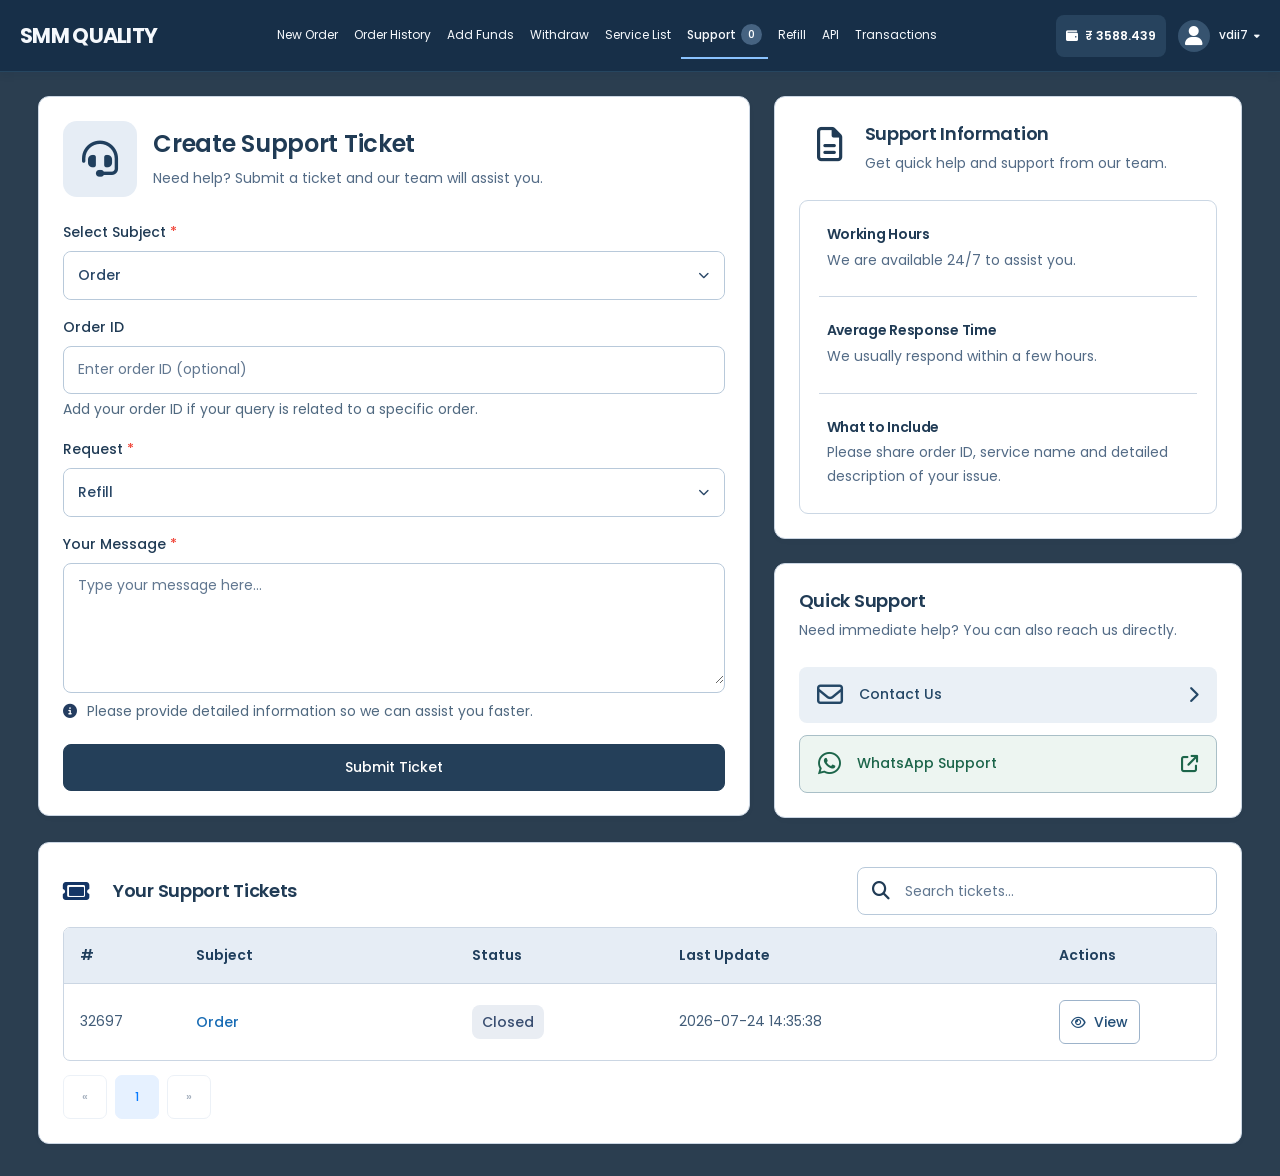
<file: support.html>
<!DOCTYPE html>
<html lang="en">
<head>
  <meta charset="UTF-8">
  <meta name="viewport" content="width=device-width, initial-scale=1.0">
  <meta name="theme-color" content="#30465b">
  <title>Support · SMM Quality</title>
  <link rel="preconnect" href="https://fonts.googleapis.com">
  <link rel="preconnect" href="https://fonts.gstatic.com" crossorigin>
  <link href="https://fonts.googleapis.com/css2?family=Poppins:wght@400;500;600;700&display=swap" rel="stylesheet">
  <link rel="stylesheet" href="https://cdnjs.cloudflare.com/ajax/libs/font-awesome/6.5.2/css/all.min.css">
  <style>
    :root{--ink:#0b142c;--muted:#6b7b9c;--line:#e3ebf4;--soft:#f3f6fb;--blue:#087bff;--button:#30465b;--radius:11px}
    *{box-sizing:border-box}body{margin:0;background:radial-gradient(ellipse at 50% 0,#fff 0,#f8fbfe 78%);color:var(--ink);font-family:Poppins,Arial,sans-serif;font-size:15px;-webkit-font-smoothing:antialiased}button,input,select{font:inherit}button,a,input,select{-webkit-tap-highlight-color:transparent}a{color:inherit;text-decoration:none}button{cursor:pointer}button,input,select,a{outline-offset:4px}button:focus-visible,a:focus-visible{outline:3px solid #82baff}input:focus,select:focus{outline:none;border-color:#83b5ec;box-shadow:0 0 0 3px #087bff10}button{transition:background .2s,transform .2s,box-shadow .2s}button:active{transform:translateY(1px)}[hidden]{display:none!important}
    .topbar{height:65px;background:#ffffffed;border-bottom:1px solid var(--line);box-shadow:0 3px 16px #243e5c03;position:relative;z-index:10}.header-inner{max-width:1600px;height:100%;margin:auto;padding:0 3%;display:flex;align-items:center;gap:39px}.brand{font-weight:800;font-size:25px;letter-spacing:-1px;white-space:nowrap}.nav{display:flex;align-items:center;gap:3px}.nav-link{border:0;background:none;padding:13px 14px;font-size:13px;font-weight:500;color:#354a6e;white-space:nowrap;border-radius:8px;transition:background .2s,color .2s}.nav-link:hover{background:var(--soft);color:var(--ink)}.nav-link.active{background:#eff3f9;color:var(--ink);font-weight:650}.badge{display:inline-grid;place-items:center;background:#596b8b;color:#fff;border-radius:50%;width:21px;height:21px;font-size:12px;margin-left:5px}.header-tools{margin-left:auto;display:flex;align-items:center;gap:23px}.plain-button{border:0;background:transparent;padding:8px 0;display:flex;align-items:center;gap:8px;color:#30466c;font-size:13px;white-space:nowrap}.chevron{font-size:9px}.balance-chip{background:#f5f8fb;padding:10px 15px;border-radius:8px;font-weight:750;white-space:nowrap;font-size:16px;display:flex;gap:10px;align-items:center}.avatar{display:grid;place-items:center;width:38px;height:38px;border-radius:50%;background:var(--ink);color:white;font-size:24px;margin-right:5px;box-shadow:0 0 0 4px #f7f9fc}.dropdown{position:relative}.dropdown-menu{position:absolute;right:0;top:calc(100% + 12px);min-width:180px;padding:7px;background:white;border:1px solid var(--line);box-shadow:0 12px 40px #23365118;border-radius:10px}.dropdown-menu button{width:100%;text-align:left;border:0;background:white;padding:11px;border-radius:6px;color:#354a6e;font-size:13px}.dropdown-menu button:hover{background:var(--soft)}.mobile-toggle{display:none;border:1px solid var(--line);background:var(--soft);border-radius:7px;width:39px;height:39px;color:var(--ink)}
    .page{max-width:1600px;margin:0 auto;padding:23px 3% 26px}.dashboard{display:grid;grid-template-columns:minmax(0,1.53fr) minmax(0,1fr);align-items:start;gap:17px}.left-column{display:grid;gap:14px}.card{border:1px solid var(--line);border-radius:var(--radius);background:#ffffffc9;box-shadow:0 3px 16px #354c7402}.funds{display:flex;align-items:center;gap:24px;padding:26px 25px;min-height:141px}.wallet-art{flex:0 0 105px;height:92px;border-radius:10px;background:linear-gradient(120deg,#f2f5fa,#f6f8fc);display:grid;place-items:center;font-size:45px}.funds-copy{flex:1;min-width:0}.eyebrow{font-size:14px;font-weight:600;margin:0 0 5px;color:#23395d}.funds-value{font-size:38px;font-weight:750;line-height:1.15;letter-spacing:-.9px;margin:0 0 5px;white-space:nowrap}.funds-copy small{font-size:14px;line-height:1.5;color:var(--muted);display:block}.primary{border:1px solid #30465b;background:linear-gradient(135deg,#344c62,#2c3e51);color:white;border-radius:6px;font-weight:600;box-shadow:inset 0 1px 3px #ffffff14,0 2px 3px #16324b08}.primary:hover{background:linear-gradient(135deg,#405f7a,#314c65);box-shadow:0 5px 15px #233e5a20}.add-funds{display:flex;gap:15px;align-items:center;padding:16px 20px;white-space:nowrap;font-size:17px}.add-funds i{font-size:23px}
    .order-card{padding:16px 25px 15px}.search-box{display:flex;align-items:center;border:1px solid #d4deeb;border-radius:6px;height:46px;margin-bottom:21px;transition:box-shadow .2s,border-color .2s}.search-box:focus-within{border-color:#83b5ec;box-shadow:0 0 0 3px #087bff10}.search-icon{width:48px;flex-shrink:0;display:grid;place-items:center;font-size:19px;height:100%;border-right:1px solid var(--line);color:#203756}.search-box input{width:100%;min-width:0;border:0;background:none;padding:12px;color:var(--ink);outline:none;box-shadow:none}.search-box input:focus{box-shadow:none}.search-box span{white-space:nowrap;padding-right:12px;color:var(--muted);font-size:11.5px}input::placeholder{color:var(--muted);opacity:1}.field-row{display:grid;grid-template-columns:34px minmax(0,1fr);gap:15px;margin-bottom:17px}.field-icon{font-size:23px;padding-top:1px;text-align:left}.field label,.field-label{display:block;font-size:15px;font-weight:600;margin:0 0 7px;letter-spacing:-.3px}.control{width:100%;height:40px;border:1px solid #d4deeb;border-radius:6px;background:#fff;color:var(--ink);padding:8px 14px;transition:border .2s,box-shadow .2s}.select-wrap{position:relative}.select-wrap select{appearance:none;padding-right:36px;cursor:pointer;font-size:14px}.select-wrap>i{position:absolute;right:14px;top:15px;pointer-events:none;font-size:12px}.description{display:grid;grid-template-columns:41px 1fr;gap:15px;background:linear-gradient(120deg,#f3f6fb,#f5f7fc);border-radius:7px;padding:12px 25px 13px;margin:-2px 0 14px;min-height:139px}.description>i{font-size:27px;padding-top:3px}.description h2{font-size:16px;margin:0 0 7px;font-weight:650;letter-spacing:-.3px}.description p{color:var(--muted);line-height:1.48;margin:0;font-size:14px}.description .check-line{margin-top:5px;display:flex;gap:7px;align-items:center}.check-line i{color:var(--button);font-size:19px}.quantity-line{display:grid;grid-template-columns:minmax(0,1.3fr) minmax(0,1fr);gap:29px}.quantity-line .field-row{margin-bottom:12px}.drip-control{display:flex;align-items:flex-start;gap:18px;padding-top:1px}.drip-control>i{font-size:23px}.drip-copy{flex:1}.drip-copy label{font-size:16px;font-weight:600;display:block;margin-bottom:5px;cursor:pointer}.drip-copy small{font-size:14px;white-space:nowrap;color:var(--muted)}.switch{position:relative;width:56px;height:29px;flex:0 0 56px;display:block;cursor:pointer}.switch input{position:absolute;inset:0;opacity:0;cursor:pointer;margin:0;z-index:1}.switch-track{position:absolute;inset:0;border-radius:20px;background:#c4cddd;transition:background .25s;box-shadow:inset 0 2px 4px #283c4e06}.switch-track:before{content:"";position:absolute;left:4px;top:4px;width:21px;height:21px;background:white;border-radius:50%;box-shadow:0 1px 4px #263b5f20;transition:transform .25s}.switch input:checked+.switch-track{background:var(--button)}.switch input:checked+.switch-track:before{transform:translateX(27px)}.switch input:focus-visible+.switch-track{outline:3px solid #82baff;outline-offset:3px}.drip-fields{margin:0 0 16px 49px;display:grid;grid-template-columns:1fr 1fr;gap:15px;padding:15px;background:var(--soft);border-radius:7px}.drip-fields small{grid-column:1/-1;color:var(--muted);line-height:1.5}.charge-row{margin-bottom:8px}.charge-input{display:flex;background:#f7f9fc;border:1px solid #d4deeb;border-radius:6px;height:37px;overflow:hidden}.charge-input span{padding:7px 18px;border-right:1px solid var(--line);font-weight:600}.charge-input input{background:none;border:0;width:100%;padding:8px 13px;color:var(--ink);box-shadow:none}.place-order{width:100%;min-height:44px;font-size:18px}.preview-note{margin:10px 0 0;color:var(--muted);font-size:12px;text-align:center;line-height:1.5}.no-services{font-size:13px;color:#9b4c2d;margin:7px 0 0}
    .updates{padding:24px 22px 18px}.updates-heading{display:flex;align-items:center;gap:19px;margin:0 4px 22px}.updates-heading>i{font-size:31px}.updates-heading h1{font-size:21px;letter-spacing:-.7px;margin:0;font-weight:750}.text-button{border:0;background:none;color:var(--blue);font-weight:600;padding:6px 0;font-size:15px;margin-left:auto;white-space:nowrap}.text-button:hover{color:#0059bd}.update-list{display:grid;gap:9px}.update{border:1px solid var(--line);border-radius:8px;padding:19px 20px 18px;transition:background .2s,border-color .2s}.update:hover{background:#f9fbff;border-color:#ccddef}.update-title{display:flex;gap:14px;justify-content:space-between;align-items:baseline;margin-bottom:8px}.update h2{font-size:15px;font-weight:650;letter-spacing:-.35px;margin:0}.update time{color:#7586a8;font-size:13px;white-space:nowrap}.update p{font-size:15.5px;line-height:1.4;margin:0;color:var(--muted)}.support{margin-top:14px;padding:17px 20px;display:flex;justify-content:center;align-items:center;gap:22px;min-height:61px;text-align:center;font-size:15px;font-weight:600;color:#30466d}.support>i{font-size:27px;color:var(--ink)}.support button{border:0;background:none;color:var(--blue);padding:0;font-weight:600;font-size:inherit}.support button:hover{text-decoration:underline}.toast{position:fixed;bottom:25px;left:50%;transform:translate(-50%,15px);opacity:0;pointer-events:none;z-index:50;max-width:calc(100% - 32px);width:max-content;background:#14283e;color:#fff;border:1px solid #ffffff18;border-radius:10px;padding:14px 20px;box-shadow:0 8px 35px #10243825;font-size:14px;line-height:1.5;transition:opacity .25s,transform .25s}.toast.show{opacity:1;transform:translate(-50%,0)}dialog{width:min(480px,calc(100% - 32px));border:1px solid var(--line);border-radius:15px;padding:27px;color:var(--ink);box-shadow:0 24px 90px #15283a25}dialog::backdrop{background:#10213755;backdrop-filter:blur(4px)}.dialog-head{display:flex;justify-content:space-between;align-items:center;gap:15px}.dialog-head h2{margin:0;font-size:22px;letter-spacing:-.6px}.close-dialog{border:0;background:var(--soft);width:32px;height:32px;border-radius:50%;color:var(--ink)}dialog p{color:var(--muted);line-height:1.6}dialog dl{display:grid;grid-template-columns:100px 1fr;gap:13px;font-size:14px}dialog dt{color:var(--muted)}dialog dd{margin:0;overflow-wrap:anywhere}dialog .primary{padding:12px 20px;width:100%;margin-top:10px}.dialog-tag{display:inline-block;background:#edf5ff;color:#2367ac;font-size:12px;font-weight:600;border-radius:5px;padding:5px 8px;margin-bottom:15px}
    @media(min-width:1500px){.header-inner{gap:40px}.nav-link{padding:13px 14px}.page{padding-top:23px}.funds{min-height:141px}.order-card{padding-top:16px}.dashboard{gap:17px}}
    @media(max-width:1350px){.header-inner{gap:22px}.nav-link{padding:12px 8px;font-size:12px}.header-tools{gap:15px}.brand{font-size:23px}.funds{gap:18px;padding:24px 20px}.wallet-art{flex-basis:80px;height:82px;font-size:38px}.funds-value{font-size:32px}.add-funds{padding:15px;font-size:15px;gap:9px}.funds-copy small{font-size:12px}.order-card{padding-left:20px;padding-right:20px}.search-box span{font-size:10px}.quantity-line{gap:19px;grid-template-columns:1.15fr 1fr}.drip-control{gap:12px}.drip-copy small{font-size:12px}.update{padding:18px 17px}.update h2{font-size:14px}.update p{font-size:14px}.update time{font-size:11px}.updates{padding:23px 18px 18px}.updates-heading{gap:15px}.updates-heading h1{font-size:20px}}
    @media(max-width:1120px){.header-inner{gap:20px}.nav-link{padding:12px 7px}.header-tools{gap:15px}.currency-dropdown{display:none}.balance-chip{font-size:13px;padding:10px}.brand{font-size:21px}.user-name{display:none}.header-tools .plain-button{gap:0}.dashboard{grid-template-columns:minmax(0,1.45fr) minmax(0,1fr)}.funds{flex-wrap:wrap;gap:15px}.funds-copy{min-width:200px}.add-funds{width:100%;justify-content:center;padding:11px}.wallet-art{height:72px;flex-basis:75px}.search-box span{display:none}.quantity-line{grid-template-columns:1fr;gap:0}.drip-control{padding:0 0 15px 0;margin-left:49px}.drip-copy small{font-size:13px}.switch{margin-left:auto}.updates-heading{gap:12px}.updates-heading h1{font-size:18px}.updates-heading>i{font-size:26px}.text-button{font-size:13px}.update-title{flex-wrap:wrap;gap:5px}.update time{font-size:11px}.update p{font-size:14px}.description{padding-left:16px;gap:8px}.description p{font-size:13px}}
    @media(max-width:900px){.topbar{height:66px}.header-inner{padding:0 4%;gap:15px}.mobile-toggle{display:block}.brand{font-size:23px}.header-tools{gap:17px}.nav{display:none;position:absolute;top:65px;left:0;right:0;background:white;padding:12px 4% 18px;border-bottom:1px solid var(--line);box-shadow:0 15px 20px #2039570b;grid-template-columns:repeat(4,1fr);gap:6px}.nav.open{display:grid}.nav-link{padding:13px 9px;text-align:center;font-size:13px}.balance-chip{font-size:14px}.user-name{display:inline}.header-tools .plain-button{gap:7px}.page{padding:20px 4%}.dashboard{grid-template-columns:1fr}.funds{flex-wrap:nowrap;padding:22px}.funds-copy{min-width:0}.funds-copy small{font-size:13px}.add-funds{width:auto;padding:15px 19px}.wallet-art{height:82px;flex-basis:90px}.order-card{padding:20px 24px}.quantity-line{grid-template-columns:1.2fr 1fr;gap:25px}.drip-control{margin-left:0;padding-top:1px}.description p{font-size:14px}.description{padding-left:24px;gap:15px}.updates{padding:22px 24px}.updates-heading h1{font-size:21px}.update-title{flex-wrap:nowrap}.update h2{font-size:15px}.update time{font-size:12px}.update p{font-size:15px}.update-list{grid-template-columns:1fr 1fr;gap:12px}.update:last-child{grid-column:1/-1}.update{padding:18px}.support{font-size:13px;gap:15px}.currency-dropdown{display:block}}
    @media(max-width:600px){.header-inner{gap:12px}.brand{font-size:20px;letter-spacing:-.8px}.header-tools{gap:12px}.avatar{height:32px;width:32px;font-size:20px;margin:0}.user-name,.user-chevron,.currency-dropdown{display:none}.balance-chip{font-size:12px;gap:6px;padding:9px 8px}.balance-chip i{display:none}.mobile-toggle{width:33px;height:33px}.nav{grid-template-columns:repeat(2,1fr)}.page{padding:15px 4% 20px}.left-column{gap:12px}.dashboard{gap:14px}.funds{padding:18px;gap:15px;flex-wrap:wrap}.wallet-art{height:69px;flex-basis:69px;font-size:33px}.funds-value{font-size:30px;letter-spacing:-1px}.eyebrow{font-size:11px;letter-spacing:.3px}.funds-copy small{font-size:12px;line-height:1.6}.add-funds{width:100%;padding:11px;font-size:14px}.add-funds i{font-size:18px}.order-card{padding:16px}.search-box{margin-bottom:21px}.search-box input{font-size:13px}.search-icon{width:41px;font-size:17px}.field-row{grid-template-columns:23px 1fr;gap:12px;margin-bottom:17px}.field-icon{font-size:20px;padding-top:2px}.field label,.field-label{font-size:13px;margin-bottom:8px}.control{height:43px;font-size:13px;padding-left:11px}.select-wrap select{font-size:12px}.select-wrap>i{top:16px;right:11px}.description{grid-template-columns:23px 1fr;padding:15px 12px;gap:12px;margin-bottom:17px}.description>i{font-size:23px}.description h2{font-size:14px}.description p{font-size:12px;line-height:1.65}.description .check-line{align-items:flex-start}.check-line i{font-size:16px;margin-top:2px}.quantity-line{grid-template-columns:1fr;gap:0}.drip-control{margin-left:35px;gap:12px;padding:0 0 19px}.drip-control>i{font-size:21px}.drip-copy label{font-size:14px}.drip-copy small{font-size:12px}.drip-fields{margin-left:35px;padding:12px;gap:10px;grid-template-columns:1fr}.drip-fields label{font-size:12px}.charge-row{margin-bottom:12px}.charge-input{height:40px}.place-order{min-height:44px;font-size:15px}.updates{padding:20px 16px 16px}.updates-heading{margin:0 2px 18px;gap:13px}.updates-heading h1{font-size:19px}.updates-heading>i{font-size:26px}.text-button{font-size:13px}.update-list{grid-template-columns:1fr;gap:10px}.update{padding:17px 15px}.update h2{font-size:13px}.update time{font-size:10px}.update p{font-size:13px;line-height:1.6}.support{padding:16px 17px;align-items:center;gap:13px;font-size:12px;line-height:1.7}.support>i{font-size:23px;flex-shrink:0}.preview-note{font-size:11px}.toast{font-size:12px;bottom:16px}}
    /* Shared header: reuse this markup, styling, and menu behavior on every new page. */
    .header-inner{width:100%;min-width:0;gap:clamp(16px,2vw,32px)}
    .brand,.header-tools,.mobile-toggle{flex-shrink:0}
    .nav{min-width:0;flex-shrink:0}
    .header-tools{gap:clamp(12px,1.4vw,23px)}
    .left-column,.card,.field,.select-wrap,.description>div,.drip-copy{min-width:0}
    .control{min-width:0;max-width:100%}
    .charge-input input{min-width:0}
    .drip-copy small{white-space:normal}
    @media(min-width:1241px) and (max-width:1450px){
      .header-inner{gap:16px}
      .brand{font-size:23px}
      .nav{gap:2px}
      .nav-link{padding:12px 9px;font-size:12px}
      .header-tools{gap:14px}
      .balance-chip{font-size:14px;padding:10px 12px}
      .avatar{width:34px;height:34px;font-size:22px;margin-right:0}
    }
    @media(min-width:901px) and (max-width:1240px){
      .topbar{height:66px}
      .mobile-toggle{display:block}
      .header-inner{gap:18px}
      .header-tools{gap:20px}
      .currency-dropdown{display:block}
      .user-name{display:inline}
      .header-tools .plain-button{gap:8px}
      .nav{display:none;position:absolute;top:65px;left:0;right:0;background:white;padding:12px 3% 18px;border-bottom:1px solid var(--line);box-shadow:0 15px 20px #2039570b;grid-template-columns:repeat(4,minmax(0,1fr));gap:6px}
      .nav.open{display:grid}
      .nav-link{padding:13px 9px;text-align:center;font-size:13px}
    }
    .primary:disabled{opacity:.5;cursor:not-allowed;box-shadow:none}
    @media(max-width:380px){.header-inner{gap:8px}.brand{font-size:17px}.header-tools{gap:8px}.balance-chip{font-size:11px;padding:8px 6px}.avatar{width:28px;height:28px;font-size:17px}.mobile-toggle{width:30px;height:32px}.funds-value{font-size:26px}.wallet-art{flex-basis:55px;height:60px;font-size:29px}.funds{gap:11px}.update-title{gap:8px}.update h2{font-size:12px}.update time{font-size:9px}}
    @media(prefers-reduced-motion:no-preference){.card{animation:arrive .45s ease both}.updates{animation-delay:.08s}.support{animation-delay:.12s}@keyframes arrive{from{opacity:0;transform:translateY(8px)}to{opacity:1;transform:translateY(0)}}} @media(prefers-reduced-motion:reduce){*,*:before,*:after{animation:none!important;transition:none!important;scroll-behavior:auto!important}}

    /* Support page; retain the same header on every page. */
    .support-layout{display:grid;grid-template-columns:minmax(0,1.52fr) minmax(0,1fr);gap:18px;align-items:start}.ticket-form-card{padding:20px 27px}.section-intro{display:flex;align-items:center;gap:26px;margin-bottom:24px}.intro-icon{display:grid;place-items:center;width:74px;height:76px;flex:0 0 74px;background:linear-gradient(135deg,#eff3f8,#f4f6fa);border-radius:14px;font-size:36px}.section-intro h1,.section-intro h2{margin:0 0 7px;font-size:24px;letter-spacing:-.8px;font-weight:750}.section-intro p{font-size:15px;color:var(--muted);line-height:1.6;margin:0}.ticket-field{margin-bottom:20px}.ticket-field>label{display:block;font-size:15px;font-weight:650;margin-bottom:9px;letter-spacing:-.25px}.required{color:#f04438}.support-input{display:flex;align-items:center;min-height:45px;border:1px solid #d7e1ee;border-radius:7px;background:#fff;transition:border-color .2s,box-shadow .2s;overflow:hidden;position:relative}.support-input:focus-within{border-color:#83b5ec;box-shadow:0 0 0 3px #087bff10}.support-input>.input-icon{align-self:stretch;display:flex;align-items:center;justify-content:center;flex:0 0 47px;border-right:1px solid var(--line);font-size:20px}.support-input input,.support-input select,.support-input textarea{width:100%;min-width:0;color:var(--ink);font:inherit;background:transparent;border:0;padding:11px 14px;outline:none;box-shadow:none}.support-input input:focus,.support-input select:focus,.support-input textarea:focus{box-shadow:none}.support-input select{appearance:none;padding-right:38px;cursor:pointer}.support-input>.fa-chevron-down{position:absolute;right:18px;top:17px;pointer-events:none;font-size:12px}.field-hint{display:block;font-size:12px;color:var(--muted);line-height:1.6;margin:4px 0 0 57px}.message-field{margin-bottom:10px}.message-input{align-items:stretch}.message-input>.input-icon{align-items:flex-start;padding-top:13px}.support-input textarea{resize:vertical;min-height:98px;max-height:400px;line-height:1.6;padding-top:10px}.message-hint{font-size:12px;color:var(--muted);line-height:1.6;display:flex;align-items:baseline;gap:10px;margin:7px 0 0}.message-hint i{color:#243d60}.submit-ticket{min-height:51px;width:100%;font-size:18px;margin-top:4px}.support-sidebar{display:grid;gap:19px}.information-card,.quick-card{padding:25px 22px 22px}.side-intro{display:flex;gap:25px;margin:0 12px 22px;align-items:flex-start}.side-intro>i{font-size:34px;flex:0 0 38px;text-align:center;padding-top:7px}.side-intro h2{font-size:22px;letter-spacing:-.7px;margin:0 0 6px;font-weight:750}.side-intro p{font-size:14px;line-height:1.6;margin:0;color:var(--muted)}.information-list{padding:0 19px;border:1px solid var(--line);border-radius:9px}.information-item{display:flex;gap:28px;align-items:flex-start;padding:24px 8px}.information-item+.information-item{border-top:1px solid var(--line)}.information-item>i{font-size:28px;flex:0 0 33px;text-align:center}.information-item h3{margin:0 0 4px;font-size:15px;font-weight:650;letter-spacing:-.3px}.information-item p{margin:0;font-size:14px;color:var(--muted);line-height:1.65}.contact-action{display:flex;align-items:center;width:100%;border:0;border-radius:9px;background:linear-gradient(120deg,#f2f5fa,#f5f7fc);color:#243d60;text-align:left;gap:27px;padding:22px 25px;font-size:15px;font-weight:650;min-height:70px}.contact-action>i:first-child{font-size:26px}.contact-action>i:last-child{margin-left:auto;font-size:17px}.contact-action:hover{background:#eaf2fc;box-shadow:0 3px 12px #18395709}.tickets-card{margin-top:19px;padding:15px 25px 14px}.tickets-heading{display:flex;align-items:center;gap:24px;justify-content:space-between;margin-bottom:12px}.tickets-heading h2{font-size:23px;letter-spacing:-.7px;display:flex;align-items:center;gap:23px;margin:0;font-weight:750}.tickets-heading h2 i{font-size:24px;color:#143565}.ticket-search{display:flex;align-items:center;gap:15px;border:1px solid #d7e1ee;border-radius:7px;min-height:41px;width:360px;max-width:100%;padding:0 14px}.ticket-search:focus-within{border-color:#83b5ec;box-shadow:0 0 0 3px #087bff10}.ticket-search i{font-size:18px}.ticket-search input{min-width:0;width:100%;padding:10px 0;border:0;outline:none;box-shadow:none;background:none;font-size:13px;color:var(--ink)}.ticket-search input:focus{box-shadow:none}.table-scroll{overflow-x:auto;border:1px solid var(--line);border-radius:7px}.tickets-table{border-collapse:collapse;width:100%;text-align:left;white-space:nowrap}.tickets-table thead{background:linear-gradient(120deg,#f3f5f8,#f6f8fb);color:#304a69;font-size:14px}.tickets-table th{padding:11px 16px;font-weight:650;border-bottom:1px solid var(--line)}.tickets-table td{padding:9px 16px;font-size:15px;color:var(--muted)}.tickets-table tbody tr+tr td{border-top:1px solid var(--line)}.tickets-table th:first-child{width:10%}.tickets-table th:nth-child(2){width:24%}.tickets-table th:nth-child(3){width:18%}.tickets-table th:last-child{width:15%}.subject-link{border:0;background:none;padding:5px 0;color:var(--blue);font-size:15px}.subject-link:hover{text-decoration:underline}.status-pill{display:inline-flex;align-items:center;border-radius:30px;background:#e9edf3;color:#384d70;padding:6px 13px;font-size:12px;font-weight:500}.status-pill.open{background:#e8f4ed;color:#2c7550}.view-ticket{border:1px solid #d7e1ee;background:white;border-radius:6px;display:inline-flex;align-items:center;gap:12px;padding:9px 16px;color:#293f5e;font-size:13px;font-weight:500}.view-ticket:hover{background:var(--soft);border-color:#aac8e8}.pagination{display:flex;gap:8px;margin-top:14px}.pagination button{display:grid;place-items:center;width:41px;height:41px;background:white;border:1px solid #d7e1ee;border-radius:6px;color:#354e6e;font-size:16px}.pagination .current{background:#e6f1ff;color:#087bff;border-color:#e6f1ff;font-weight:600}.pagination button:disabled{opacity:.45;cursor:not-allowed}.empty-tickets{padding:32px 15px;text-align:center;color:var(--muted);font-size:14px}.empty-tickets i{display:block;font-size:26px;margin-bottom:12px;color:#8fa2bc}.local-note{font-size:11px;color:var(--muted);margin:10px 0 0;line-height:1.5}.ticket-message{white-space:pre-wrap;overflow-wrap:anywhere;max-height:230px;overflow-y:auto;color:#445d7c;background:var(--soft);padding:15px;border-radius:8px;font-size:14px;line-height:1.65}.ticket-form-card,.information-card,.quick-card,.tickets-card{animation:none}
    @media(max-width:1120px){.ticket-form-card{padding:20px}.section-intro{gap:19px}.section-intro h1{font-size:22px}.section-intro p{font-size:13px}.intro-icon{width:62px;height:67px;flex-basis:62px;font-size:32px}.information-card,.quick-card{padding:22px 18px 18px}.side-intro{gap:17px;margin-left:6px;margin-right:0}.side-intro h2{font-size:19px}.side-intro p{font-size:13px}.side-intro>i{font-size:30px;flex-basis:30px}.information-list{padding:0 13px}.information-item{gap:17px;padding:22px 4px}.information-item>i{font-size:25px;flex-basis:28px}.information-item p{font-size:13px}.information-item h3{font-size:14px}.contact-action{gap:18px;padding:20px}.tickets-heading h2{font-size:21px;gap:15px}.ticket-search{width:300px}}
    @media(max-width:850px){.support-layout{grid-template-columns:1fr}.support-sidebar{grid-template-columns:1.2fr 1fr;gap:16px;align-items:start}.side-intro{gap:13px}.side-intro h2{font-size:18px}.information-item{gap:13px}.information-item>i{font-size:22px;flex-basis:25px}.information-item p{font-size:12px}.information-item h3{font-size:13px}.tickets-card{padding:18px}.tickets-heading{gap:18px}.tickets-heading h2{font-size:19px;gap:12px}.ticket-search{width:260px}.tickets-table td{font-size:13px}.tickets-table th{font-size:12px}.ticket-field>label{font-size:14px}}
    @media(max-width:600px){.ticket-form-card{padding:19px 16px}.section-intro{gap:15px;margin-bottom:22px;align-items:flex-start}.intro-icon{width:52px;height:58px;flex-basis:52px;font-size:28px;border-radius:11px}.section-intro h1{font-size:20px;letter-spacing:-.6px;margin-top:2px}.section-intro p{font-size:12px}.ticket-field{margin-bottom:19px}.ticket-field>label{font-size:13px;margin-bottom:8px}.support-input{min-height:45px}.support-input>.input-icon{flex-basis:40px;font-size:17px}.support-input input,.support-input select,.support-input textarea{font-size:13px;padding-left:11px}.field-hint{margin-left:0;font-size:11px;margin-top:6px}.support-input textarea{min-height:120px}.message-field{margin-bottom:10px}.message-hint{font-size:11px;gap:8px}.submit-ticket{font-size:15px;min-height:46px}.support-sidebar{grid-template-columns:1fr;gap:14px}.information-card,.quick-card{padding:20px 16px 17px}.side-intro{gap:17px;margin:0 3px 20px}.side-intro h2{font-size:19px}.side-intro p{font-size:12px}.side-intro>i{font-size:29px;flex-basis:31px;padding-top:3px}.information-item{gap:18px;padding:20px 3px}.information-item h3{font-size:13px}.information-item p{font-size:12px}.information-item>i{font-size:24px}.contact-action{min-height:62px;font-size:13px;padding:18px 20px;gap:20px}.contact-action>i:first-child{font-size:23px}.tickets-card{padding:17px 14px;margin-top:15px}.tickets-heading{align-items:stretch;flex-direction:column;gap:15px;margin-bottom:13px}.tickets-heading h2{font-size:19px}.ticket-search{width:100%}.tickets-table{min-width:620px}.tickets-table th{padding:11px 12px}.tickets-table td{padding:10px 12px;font-size:12px}.view-ticket{font-size:12px;padding:8px 12px;gap:8px}.subject-link{font-size:13px}.pagination button{height:35px;width:35px;font-size:14px}}

    .dropdown-menu a{display:block;width:100%;text-align:left;background:white;padding:11px;border-radius:6px;color:#354a6e;font-size:13px}.dropdown-menu a:hover{background:var(--soft)}

    /* Shared UI standards — keep identical in every standalone page. */
    :root{--font-ui:'Poppins',Arial,sans-serif;--text-title:24px;--text-section:18px;--text-body:14px;--text-small:12px;--text-table:12px;--control-height:44px;--button-height:44px;--button-small-height:34px;--space-card:24px;--space-section:20px;--space-field:16px;--ui-radius:8px}
    body{font-family:var(--font-ui);font-size:var(--text-body);line-height:1.6}
    button,input,select,textarea{font-family:var(--font-ui)}
    button,a,input,select,textarea{font-weight:400}
    h1,h2,h3{line-height:1.35;font-weight:600;letter-spacing:-.4px}
    :is(.section-intro h1,.settings-intro h1,.history-heading h1,.refill-heading h1,.orders-title h1,.catalog-title h1,.api-title h1,.funding-intro h1){font-size:var(--text-title);font-weight:600;line-height:1.35;letter-spacing:-.6px;margin:0 0 6px}
    :is(.section-intro h2,.settings-intro h2,.side-heading,.side-intro h2,.help-heading h2,.help-inline h2,.tickets-heading h2,.updates-heading h1,.category-heading h2,.aside-heading){font-size:var(--text-section);font-weight:600;line-height:1.4;letter-spacing:-.4px}
    :is(.endpoint h2,.overview-card h2,.description h2){font-size:16px;font-weight:600;line-height:1.4}
    :is(.update h2,.steps h3,.information-item h3,.help-copy h2){font-size:14px;font-weight:600;line-height:1.5}
    :is(.section-intro p,.settings-intro p,.history-heading p,.refill-heading p,.orders-title p,.catalog-title p,.api-title p,.funding-intro p,.side-intro p,.help-inline p,.information-item p,.steps p,.update p,.description p,.help-copy p){font-size:var(--text-body);line-height:1.65;font-weight:400}
    :is(.field-hint,.message-hint,.qr-caption,.local-note,.catalog-note,.order-preview-note,.preview-note,.date-filter-note,.dialog-caption){font-size:var(--text-small);line-height:1.6}
    :is(.field label,.field-label,.ticket-field>label,.settings-field>label,.payment-field label){font-size:13px;font-weight:500;line-height:1.5;margin-bottom:8px;letter-spacing:0}
    :is(.primary,.help-action,.secondary-action,.reset-filters,.order-reset,.view-ticket,.view-transaction,.view-refill,.reorder-button,.service-view,.contact-api,.contact-action,.api-doc-link,.service-order-link,.refill-preview-link,.clear-date){font-family:var(--font-ui);font-weight:500;line-height:1.4;letter-spacing:0;border-radius:var(--ui-radius);display:inline-flex;align-items:center;justify-content:center;gap:10px;text-align:center;min-width:0;vertical-align:middle}
    :is(.primary,.help-action,.secondary-action,.reset-filters,.order-reset,.contact-api,.service-order-link,.refill-preview-link,.clear-date){height:auto;min-height:var(--button-height);padding:11px 18px;font-size:13px}
    :is(.place-order,.pay-button,.submit-ticket,.settings-submit){width:100%;min-height:48px;font-size:14px;padding:12px 18px}
    :is(.add-funds,.whatsapp-save,.secondary-action){min-height:44px;font-size:13px;padding:11px 18px}
    .add-funds i{font-size:19px}
    :is(.view-ticket,.view-transaction,.view-refill,.reorder-button,.service-view){min-height:var(--button-small-height);padding:7px 11px;font-size:11px;gap:8px;white-space:nowrap;border-radius:6px}
    :is(.view-ticket,.view-transaction,.view-refill,.reorder-button,.service-view) i{font-size:13px}
    :is(.contact-action,.api-doc-link){min-height:56px;padding:15px 18px;font-size:13px;justify-content:flex-start;text-align:left;gap:16px}
    .contact-action{width:100%}.contact-api,.service-order-link,.refill-preview-link{display:flex}
    :is(.copy-code,.copy-key,.copy-button,.visibility-button,.close-dialog,.more-order){min-width:34px;min-height:34px;font-size:14px;border-radius:6px}
    .copy-code{width:34px;height:34px;top:7px;right:7px}.code-block pre{padding-right:49px}
    :is(.control,.payment-select select,.filter-select select,.order-filter select,.catalog-select select){min-height:var(--control-height);height:var(--control-height);font-family:var(--font-ui);font-size:13px;line-height:1.5;border-radius:var(--ui-radius);font-weight:400}
    :is(.select-wrap select,.payment-select select){font-size:13px}
    :is(.support-input,.settings-input,.input-group,.search-box,.transaction-search,.order-search,.catalog-search,.ticket-search,.refill-search,.copy-field,.date-trigger,.charge-input){min-height:var(--control-height);height:auto;border-radius:var(--ui-radius)}
    :is(.support-input input,.support-input select,.settings-input input,.settings-input select,.input-group input,.search-box input,.transaction-search input,.order-search input,.catalog-search input,.ticket-search input,.refill-search input){font-family:var(--font-ui);font-size:13px;line-height:1.5;padding-top:11px;padding-bottom:11px;min-height:42px;font-weight:400}
    .support-input textarea{font-family:var(--font-ui);font-size:13px;line-height:1.65;min-height:120px}
    .charge-input input{font-size:13px;font-family:var(--font-ui)}.charge-input span{display:grid;place-items:center;padding:8px 16px;font-size:14px}
    :is(.select-wrap>i,.payment-select>i,.filter-select i,.order-filter>.fa-chevron-down,.catalog-select>.fa-chevron-down,.support-input>.fa-chevron-down,.settings-input>.fa-chevron-down){top:17px;font-size:11px}
    .order-date>.fa-calendar-days{top:14px}.catalog-select>i:not(.fa-chevron-down){top:15px}.payment-select .upi-mark{top:7px}
    :is(.ticket-field,.settings-field,.payment-field,.payment-field.utr-field){margin-bottom:var(--space-field)}
    .field-row{margin-bottom:var(--space-field)}
    :is(.section-intro,.settings-intro,.funding-intro){gap:20px;margin-bottom:var(--space-section)}
    :is(.ticket-form-card,.settings-card,.funding-card,.updates,.side-card,.information-card,.quick-card,.settings-help,.refill-card,.overview-card){padding:var(--space-card)}
    :is(.support-layout,.funding-layout,.settings-layout,.dashboard){gap:var(--space-section)}
    :is(.left-column,.funding-sidebar,.support-sidebar,.service-groups){gap:var(--space-section)}
    :is(.history-heading,.orders-title,.catalog-title,.api-title){padding:var(--space-card);gap:20px}
    :is(.order-filters,.catalog-filters){padding:20px 24px;gap:16px}
    :is(.history-body,.tickets-card){padding:20px 24px}
    :is(.catalog-footer,.orders-footer){padding:16px 24px}
    :is(.help-card,.tickets-card,.support,.orders-title){margin-top:var(--space-section)}.orders-title{margin-top:0}
    :is(.orders-table,.services-table,.refill-table,.transaction-table,.tickets-table,.api-table){font-family:var(--font-ui)}
    :is(.orders-table,.services-table,.refill-table,.transaction-table,.tickets-table,.api-table) th{font-size:12px;font-weight:600;line-height:1.5;padding-top:13px;padding-bottom:13px}
    :is(.orders-table,.services-table,.refill-table,.transaction-table,.tickets-table,.api-table) td{font-size:var(--text-table);font-weight:400;line-height:1.6}
    :is(.service-time,.service-description,.order-date-cell,.refill-date){font-size:12px!important;line-height:1.6!important}
    :is(.order-id,.refill-order,.subject-link,.order-detail-link){font-family:var(--font-ui);font-size:12px;font-weight:400}
    :is(.transaction-table .amount,.charge-cell){font-size:13px;font-weight:500}
    :is(.order-status,.transaction-type,.refill-status,.status-pill){font-size:11px;font-weight:500;line-height:1.5;padding:6px 10px;border-radius:8px}
    :is(.orders-pagination,.catalog-pagination,.transaction-pagination,.refill-pagination,.pagination){gap:8px}
    :is(.orders-pagination,.catalog-pagination,.transaction-pagination,.refill-pagination,.pagination) button{min-width:36px;width:36px;height:36px;padding:0 7px;border-radius:7px;font-family:var(--font-ui);font-size:12px;font-weight:500}
    :is(.orders-summary,.catalog-summary,.result-summary,.refill-summary){font-size:12px;line-height:1.6}
    .status-tab{min-height:42px;font-size:12px;font-weight:500;padding:10px 15px;gap:9px;border-radius:7px}.status-tab span{font-size:11px;font-weight:400}
    .category-heading{min-height:54px}.category-count{font-size:12px;font-weight:400}.service-meta strong{font-size:12px;font-weight:500}.server-tag{font-size:10px}
    .header-inner{gap:20px}.brand{font-family:var(--font-ui);font-size:24px;font-weight:700;letter-spacing:-.8px}.nav-link{font-family:var(--font-ui);font-size:12px;line-height:1.5;font-weight:400;padding:12px 10px;min-height:42px;display:flex;align-items:center;justify-content:center;gap:5px}.nav-link.active{font-weight:500}.header-tools{gap:16px}.plain-button{font-size:12px;font-family:var(--font-ui);font-weight:400}.balance-chip{font-size:14px;font-weight:600}.dropdown-menu :is(a,button){font-family:var(--font-ui);font-size:12px;font-weight:400;line-height:1.6;min-height:40px;padding:10px 12px}.badge{font-size:11px;margin-left:0}
    .text-button{font-size:13px;font-weight:500;min-height:36px}.support{font-size:13px;font-weight:500;line-height:1.6}.support button{font:inherit;font-weight:500}.funds-copy small{font-size:13px;line-height:1.6}.eyebrow{font-size:12px;font-weight:500}.funds-value{font-size:36px;font-weight:600;line-height:1.2}.search-box span{font-size:11px}.drip-copy label{font-size:14px;font-weight:500}.drip-copy small{font-size:12px;line-height:1.6}.description{padding:16px 20px}.update{padding:18px}.side-intro{gap:20px}.twofa-content{margin-left:85px}
    dialog{font-family:var(--font-ui);padding:24px}.dialog-head h2{font-size:21px;font-weight:600;line-height:1.4}dialog p{font-size:13px;line-height:1.7}dialog dl{font-size:12px;line-height:1.65}dialog .primary{width:100%;min-height:44px}.toast{font-family:var(--font-ui);font-size:13px;line-height:1.6}.preview-feedback{font-size:12px;line-height:1.65}.code-block pre,.code-block code,.api-key{font-family:Consolas,'Courier New',monospace}
    @media(min-width:901px) and (max-width:1400px){.topbar{height:66px}.mobile-toggle{display:block}.nav{display:none;position:absolute;top:65px;left:0;right:0;padding:12px 3% 18px;background:white;border-bottom:1px solid var(--line);box-shadow:0 15px 20px #2039570b;grid-template-columns:repeat(4,minmax(0,1fr));gap:6px}.nav.open{display:grid}.header-tools{margin-left:auto}.currency-dropdown{display:block}.user-name{display:inline}.header-tools .plain-button{gap:8px}}
    @media(min-width:1401px){.nav{gap:2px}.header-inner{gap:20px}.nav-link{padding-left:8px;padding-right:8px}.brand{font-size:23px}.header-tools{gap:14px}.balance-chip{padding:10px 12px}.avatar{width:34px;height:34px;font-size:22px;margin-right:0}}
    @media(max-width:1120px){:root{--space-card:20px;--text-title:22px}.search-box span{display:none}.twofa-content{margin-left:79px}.settings-intro{gap:20px}}
    @media(max-width:900px){.nav-link{font-size:12px}.header-inner{gap:15px}.brand{font-size:22px}.header-tools{gap:15px}.nav.open{grid-template-columns:repeat(4,minmax(0,1fr))}.twofa-content{margin-left:0}.funds-value{font-size:32px}}
    @media(max-width:600px){:root{--text-title:20px;--text-section:17px;--text-body:12px;--text-small:11px;--text-table:11px;--space-card:16px;--space-section:16px;--space-field:16px}.header-inner{gap:10px}.brand{font-size:18px;letter-spacing:-.6px}.header-tools{gap:10px}.balance-chip{font-size:11px;padding:9px 7px}.plain-button{font-size:11px}.avatar{width:30px;height:30px;font-size:19px;margin:0}.mobile-toggle{width:33px;flex-basis:33px}.nav.open{grid-template-columns:repeat(2,minmax(0,1fr))}.nav-link{font-size:12px;min-height:42px;padding:11px 8px}.currency-dropdown{display:none}.user-name,.user-chevron{display:none}
      :is(.section-intro,.settings-intro,.funding-intro){gap:15px}.twofa-content{margin-left:0}
      :is(.control,.select-wrap select,.payment-select select,.filter-select select,.order-filter select,.catalog-select select,.support-input input,.support-input select,.settings-input input,.settings-input select,.input-group input,.search-box input,.transaction-search input,.order-search input,.catalog-search input,.ticket-search input,.refill-search input,.support-input textarea){font-size:12px}
      :is(.field label,.field-label,.ticket-field>label,.settings-field>label,.payment-field label){font-size:12px}
      :is(.primary,.help-action,.secondary-action,.reset-filters,.order-reset,.contact-api,.service-order-link,.refill-preview-link,.clear-date){font-size:12px;min-height:44px;padding:11px 14px}
      :is(.place-order,.pay-button,.submit-ticket,.settings-submit){font-size:13px;min-height:46px}
      :is(.view-ticket,.view-transaction,.view-refill,.reorder-button,.service-view){font-size:11px;min-height:34px;padding:7px 10px}
      :is(.contact-action,.api-doc-link){font-size:12px;min-height:52px;padding:14px 16px}
      :is(.history-heading,.orders-title,.catalog-title,.api-title){padding:18px 16px;gap:15px}
      :is(.order-filters,.catalog-filters,.history-body,.tickets-card){padding:16px 13px;gap:12px}
      :is(.catalog-footer,.orders-footer){padding:15px 13px}
      :is(.orders-table,.services-table,.refill-table,.transaction-table,.tickets-table,.api-table) th{font-size:11px;padding-top:12px;padding-bottom:12px}
      :is(.service-time,.service-description,.order-date-cell,.refill-date){font-size:11px!important}.category-heading h2{font-size:14px}.category-count{font-size:11px}.status-tab{font-size:11px;padding:10px 12px}.orders-summary,.catalog-summary,.result-summary,.refill-summary{font-size:11px}.funds-value{font-size:29px}.funds-copy small{font-size:12px}.text-button{font-size:12px}.support{font-size:12px}.dialog-head h2{font-size:19px}.toast{font-size:12px}dialog{padding:20px}
    }
    @media(max-width:380px){.header-inner{gap:7px}.brand{font-size:16px;letter-spacing:-.7px}.header-tools{gap:7px}.balance-chip{font-size:10px;padding:8px 5px}.avatar{width:26px;height:26px;font-size:16px}.mobile-toggle{width:29px;flex-basis:29px}.funds-value{font-size:26px}}


    /* Shared responsive header: desktop 1280px+, tablet/mobile below 1280px. */
    .topbar{height:72px;background:#fff;border-bottom:1px solid var(--line)}
    .header-inner{width:100%;max-width:1600px;height:100%;padding:0 28px;gap:24px;align-items:center}
    .brand{flex:0 0 auto;font-size:22px;font-weight:700;line-height:1;letter-spacing:-.8px}
    .header-tools{margin-left:auto;gap:16px;flex:0 0 auto;align-items:center}
    .header-tools .plain-button{gap:7px;min-height:40px;padding:0;font-size:12px}
    .balance-chip{height:42px;padding:0 13px;gap:8px;font-size:13px;line-height:1;border-radius:8px}
    .avatar{height:34px;width:34px;margin:0 3px 0 0;font-size:21px;flex-shrink:0}
    .mobile-toggle{height:40px;width:40px;flex:0 0 40px;margin:0;border:1px solid #dce6f3;border-radius:8px;background:#f3f6fb;font-size:15px;display:none}
    .dropdown-menu{top:calc(100% + 12px);min-width:190px}
    @media(min-width:1280px){
      .header-inner{gap:20px;padding:0 28px}
      .nav{display:flex!important;position:static;flex:1 1 auto;min-width:0;align-items:center;justify-content:center;gap:1px;padding:0;background:none;border:0;box-shadow:none}
      .nav-link{min-height:40px;padding:10px 8px;font-size:11px;line-height:1.5;border-radius:7px;gap:5px}
      .header-tools{gap:12px;margin-left:0}
      .currency-dropdown{display:block}.user-name,.user-chevron{display:inline}
      .mobile-toggle{display:none!important}
    }
    @media(min-width:1500px){.header-inner{padding:0 40px;gap:28px}.brand{font-size:24px}.nav{gap:3px}.nav-link{font-size:12px;padding:11px 10px}.header-tools{gap:20px}.balance-chip{font-size:14px;padding:0 15px}}
    @media(max-width:1279px){
      .header-inner{padding:0 24px;gap:18px}
      .mobile-toggle{display:grid;place-items:center}
      .nav{display:none;position:absolute;top:71px;left:0;right:0;width:100%;padding:14px 24px 18px;background:#fff;border-bottom:1px solid var(--line);box-shadow:0 14px 24px #2039570c;gap:8px;grid-template-columns:repeat(4,minmax(0,1fr))}
      .nav.open{display:grid;grid-template-columns:repeat(4,minmax(0,1fr))}
      .nav-link{font-size:12px;padding:12px 10px;min-height:44px;justify-content:center}
      .header-tools{gap:18px;margin-left:auto}
      .currency-dropdown{display:block}.user-name,.user-chevron{display:inline}
    }
    @media(max-width:767px){
      .topbar{height:64px}.header-inner{padding:0 16px;gap:12px}.brand{font-size:20px;letter-spacing:-.7px}
      .header-tools{gap:12px}.currency-dropdown,.user-name,.user-chevron{display:none}
      .header-tools .plain-button{gap:0;min-height:36px}.avatar{width:32px;height:32px;margin:0;font-size:20px}
      .balance-chip{height:38px;font-size:12px;padding:0 10px;gap:7px}.balance-chip i{display:inline-block}
      .mobile-toggle{width:36px;height:36px;flex-basis:36px;font-size:14px}
      .nav{top:63px;padding:12px 16px 16px;gap:7px}.nav.open{grid-template-columns:repeat(2,minmax(0,1fr))}.nav-link{font-size:12px;min-height:44px}
    }
    @media(max-width:430px){.header-inner{padding:0 12px;gap:9px}.brand{font-size:18px}.header-tools{gap:9px}.balance-chip{font-size:11px;padding:0 8px}.balance-chip i{display:none}.avatar{height:29px;width:29px;font-size:18px}.mobile-toggle{width:34px;height:36px;flex-basis:34px}}
    @media(max-width:359px){.header-inner{padding:0 10px;gap:7px}.brand{font-size:16px}.header-tools{gap:7px}.balance-chip{font-size:10px;padding:0 6px;height:35px}.avatar{width:26px;height:26px;font-size:16px}.mobile-toggle{width:31px;flex-basis:31px}}


    /* Header text sizing refinement. */
    .nav-link{font-size:13px}.header-tools .plain-button{font-size:13px}
    @media(min-width:1280px){.nav-link{font-size:12px;padding-left:8px;padding-right:8px}}
    @media(min-width:1500px){.nav-link{font-size:13px;padding-left:9px;padding-right:9px}}
    @media(max-width:767px){.nav-link{font-size:13px}}

    /* Plain header navigation with an underline for the active page. */
    .nav-link{background:transparent;border:0;border-bottom:2px solid transparent;border-radius:0;box-shadow:none;transition:color .2s,border-color .2s}
    .nav-link:hover{background:transparent;color:var(--blue);box-shadow:none}
    .nav-link.active,.nav-link[aria-current="page"]{background:transparent;color:var(--ink);border-bottom-color:var(--blue);border-radius:0;box-shadow:none;font-weight:500}
    .nav-link:active{transform:none}

    /* SMMQuality panel palette and responsive refinements. */
    :root{--ink:#142b48;--muted:#536b86;--line:#cbd6e3;--soft:#eaf0f6;--blue:#176bb4;--button:#243f59;--panel-navy:#172f48;--panel-bg:#e9eef4}
    body{background:var(--panel-bg);color:var(--ink)}
    .card{background:#fff;border-color:var(--line);box-shadow:0 2px 8px #17324c05}
    .topbar{background:var(--panel-navy);border-color:#264660;box-shadow:0 2px 8px #102a4220}
    .brand,.topbar .plain-button,.topbar .nav-link,.topbar .nav-link.active,.topbar .nav-link[aria-current="page"]{color:#f5f8fc}
    .topbar .nav-link:hover{color:#a8d2ff;background:none}.topbar .nav-link.active{border-bottom-color:#8ac3ff}
    .topbar .balance-chip{background:#27435e;color:#fff}.avatar{background:#36536f;color:#fff;box-shadow:none}
    .topbar .mobile-toggle{background:#29455f;border-color:#54708b;color:#fff}.topbar .badge{background:#466381;color:white}
    .topbar .dropdown-menu{background:white}.topbar .dropdown-menu :is(a,button){color:var(--ink)}
    .primary,.help-action.ticket,.secondary-action{background:var(--button);border-color:var(--button);box-shadow:none;color:#fff}
    .primary:hover,.help-action.ticket:hover,.secondary-action:hover{background:#315572;border-color:#315572;box-shadow:none}
    :is(.help-action,.view-ticket,.view-transaction,.view-refill,.reorder-button,.service-view,.contact-api,.api-doc-link){border-color:#9db3ca;color:#224e77;background:#fff;box-shadow:none}
    :is(.help-action,.view-ticket,.view-transaction,.view-refill,.reorder-button,.service-view,.contact-api,.api-doc-link):hover{background:#edf3f8;border-color:#648aaf;box-shadow:none}
    :is(.control,.support-input,.settings-input,.input-group,.search-box,.transaction-search,.order-search,.catalog-search,.ticket-search,.refill-search,.copy-field,.date-trigger,.charge-input){border-color:#b8c9da;background:#fff}
    :is(.filter-select select,.order-filter select,.catalog-select select,.payment-select select){border-color:#b8c9da}
    input::placeholder,textarea::placeholder{color:#617790;opacity:1}
    :is(.orders-table,.services-table,.refill-table,.transaction-table,.tickets-table,.api-table) th{background:#e6edf5;color:#203f5d}
    :is(.orders-table,.services-table,.refill-table,.transaction-table,.tickets-table,.api-table) td{color:#415c78;border-color:#d7e0ea}
    .transaction-table tbody tr:nth-child(even){background:#f4f7fa}
    .status-tab{background:#edf2f7;border-color:#cbd7e4;color:#294b6c}.status-tab.active{background:#294e71;border-color:#294e71;box-shadow:none}.status-tab.active:after{background:#294e71}
    .category-heading{background:#e2ebf5;border-radius:6px;padding-left:16px}.category-heading:hover{background:#d8e5f2}.category-heading h2{color:#173a5c}
    .catalog-filters{border-top:0;background:#f7f9fc}.category-select select{background:#294e71;border-color:#294e71;color:#fff}
    .wallet-art,.settings-icon,.intro-icon,.history-icon,.refill-icon,.orders-icon,.code-icon{background:#e6edf5;color:#203f5d}
    .update,.steps,.information-list,.info-table{border-color:#cbd7e4}.contact-action{background:#eaf0f6;color:#244766}.contact-action:hover{background:#dfe9f3}
    .whatsapp-support{margin-top:12px;border:1px solid #a9bfc7;background:#edf5f1;color:#1c654a}.whatsapp-support:hover{background:#e0efe7}
    .funds{gap:20px}.funds-actions{display:flex;align-items:center;justify-content:flex-end;gap:12px;flex-shrink:0}.funds-actions .currency-dropdown{display:block}.funds-actions .plain-button{min-height:44px;padding:10px 12px;border:1px solid #b8c9da;border-radius:8px;color:#294767;background:white;font-size:12px}.funds-actions .dropdown-menu{z-index:20}
    .description{grid-template-columns:28px minmax(0,1fr);gap:16px;padding:20px;background:#edf2f7;border:1px solid #cedae6;border-radius:8px;margin:0 0 20px;min-height:0;align-items:start}
    .description>i{font-size:24px;line-height:1.4;padding-top:0;color:#294c70}.description h2{margin:0 0 10px;font-size:16px;line-height:1.5}.description p{font-size:13px;line-height:1.75;margin:0 0 4px;color:#425f7d}.description .check-line{align-items:flex-start;gap:9px;margin:10px 0 0;padding-top:10px;border-top:1px solid #cdd9e6}.description .check-line i{font-size:17px;line-height:1.7;color:#294e71}
    .orders-card{margin-top:0}.status-tabs{margin-top:0}.catalog-top{margin-bottom:20px}
    .payment-upi{margin:0 0 20px;padding:17px;background:#edf2f7;border:1px solid #c2d2e1;border-radius:8px}.payment-upi .side-heading{font-size:17px;margin-bottom:12px}.payment-upi .side-heading i{font-size:21px}.payment-upi .copy-field{background:white}.payment-upi label{margin-left:0;margin-bottom:7px}.payment-upi .copy-field span{font-size:12px}
    .qr-area{background:#f3f6f9;border:1px solid #e0e7ee;padding:14px;margin-bottom:20px}.payment-art{aspect-ratio:367/350}.payment-art img{top:-84.286%}
    .unified-payment-help{display:block;padding:0;overflow:hidden}.unified-payment-help>.side-card{background:none;border:0;box-shadow:none;border-radius:0;margin:0}.unified-payment-help>.side-card+.side-card{border-top:1px solid var(--line)}
    .funding-layout{align-items:start}.funding-card{padding-top:24px}.funding-sidebar{grid-template-columns:1fr}.info-row{grid-template-columns:100px minmax(0,1fr)}
    .dialog-tag{display:none}.dialog-head{margin-bottom:14px}.code-block{background:#eef2f6}
    @media(max-width:1279px){.topbar .nav{background:var(--panel-navy);border-color:#36536d}.nav-link{min-height:44px}.topbar .nav-link:hover{background:#243f59}}
    @media(max-width:1120px){.funds{flex-wrap:wrap}.funds-actions{width:100%;justify-content:flex-end}.funds-actions .add-funds{width:auto}.funds-copy{min-width:0}.funding-layout{grid-template-columns:minmax(0,1.15fr) minmax(0,1fr)}}
    @media(max-width:850px){.funding-layout,.support-layout,.settings-layout{grid-template-columns:minmax(0,1fr)}.funding-sidebar,.support-sidebar{grid-template-columns:minmax(0,1fr)}.funds-actions{justify-content:flex-start}.info-row{grid-template-columns:90px minmax(0,1fr)}.payment-art{width:min(100%,330px)}}
    @media(max-width:767px){
      .page{padding:18px 14px 24px;max-width:100%;width:100%}.card{max-width:100%}.dashboard,.funding-layout,.support-layout,.settings-layout{grid-template-columns:minmax(0,1fr)}
      :is(.view-ticket,.view-transaction,.view-refill,.reorder-button,.service-view,.copy-code,.copy-key,.copy-button,.visibility-button,.close-dialog,.mobile-toggle){min-height:44px;min-width:44px}
      :is(.orders-pagination,.catalog-pagination,.transaction-pagination,.refill-pagination,.pagination) button{width:40px;height:44px;min-width:40px}
      input,select,textarea,.control,.select-wrap select,.settings-input input,.settings-input select,.support-input input,.support-input select,.input-group input{font-size:16px!important}
      .funds{padding:18px;gap:15px}.funds-actions{width:100%;display:grid;grid-template-columns:auto minmax(0,1fr);gap:12px}.funds-actions .add-funds{width:100%;min-height:44px}.funds-actions .plain-button{min-height:44px}.funds-copy small{font-size:12px}.funds-value{font-size:28px}
      .description{padding:16px;gap:12px;grid-template-columns:24px minmax(0,1fr)}.description p{font-size:13px}.description h2{font-size:15px}.description>i{font-size:22px}
      .funding-card{padding:16px}.payment-upi{padding:14px}.payment-upi .copy-field{padding-left:10px}.payment-upi .copy-field span{font-size:11px}.qr-area{padding:10px}.info-row{font-size:12px}
      .category-heading h2{font-size:14px}.category-heading{padding-left:14px}.category-count{font-size:11px}
      :is(.orders-table-scroll,.services-scroll,.refill-table-scroll,.transaction-table-scroll,.table-scroll){overflow:visible;border:0}
      :is(.orders-table,.services-table,.refill-table,.transaction-table,.tickets-table){display:block;min-width:0;width:100%;table-layout:auto;white-space:normal}
      :is(.orders-table,.services-table,.refill-table,.transaction-table,.tickets-table) thead{display:none}
      :is(.orders-table,.services-table,.refill-table,.transaction-table,.tickets-table) tbody{display:grid;gap:14px;width:100%}
      :is(.orders-table,.services-table,.refill-table,.transaction-table,.tickets-table) tbody tr{display:grid;grid-template-columns:minmax(0,1fr) minmax(0,1fr);border:1px solid #c8d6e5;border-radius:8px;overflow:hidden;background:white;padding:8px}
      :is(.orders-table,.services-table,.refill-table,.transaction-table,.tickets-table) td{display:block;min-width:0;border:0!important;padding:9px 8px;font-size:12px;white-space:normal;overflow-wrap:anywhere;background:none!important}
      :is(.orders-table,.services-table,.refill-table,.transaction-table,.tickets-table) td:before{content:attr(data-label);display:block;font-weight:500;font-size:11px;color:#60748d;margin-bottom:5px}
      .orders-table td:nth-child(4),.orders-table td:nth-child(8),.orders-table td:last-child,.services-table td:nth-child(2),.services-table td:last-child,.refill-table td:nth-child(4),.refill-table td:nth-child(5),.refill-table td:last-child,.transaction-table td:nth-child(5){grid-column:1/-1}
      .orders-table-scroll{padding:12px}.services-scroll{padding:6px}.refill-link,.order-video{max-width:100%}.service-time{white-space:normal}.order-actions{justify-content:flex-start}.service-view,.view-refill,.reorder-button{min-height:44px}.orders-table td:first-child{display:none}
      .orders-footer,.catalog-footer,.refill-footer,.table-footer{flex-wrap:wrap;gap:14px}.orders-pagination{flex-wrap:wrap;justify-content:center}.catalog-pagination{flex-wrap:wrap}.orders-summary,.refill-summary{font-size:12px}.orders-table .service-description{font-size:12px!important}.service-meta{font-size:12px}.order-status,.refill-status,.transaction-type{font-size:12px}
      .catalog-search input,.order-search input,.transaction-search input,.ticket-search input,.refill-search input{font-size:14px!important}.category-select select,.catalog-select select,.order-filter select,.filter-select select{font-size:13px!important}
    }


    /* Brand background with the original white working surfaces. */
    :root{--panel-bg:#2B3E50}
    body{background:#2B3E50}

    /* Shared custom selects: native controls retain their values and validation. */
    .custom-native-select{position:absolute!important;width:1px!important;height:1px!important;min-height:0!important;clip-path:inset(50%);overflow:hidden!important;opacity:0!important;padding:0!important;border:0!important;pointer-events:none}
    .custom-select{position:relative;min-width:0;width:100%}
    .custom-select-trigger{display:flex;align-items:center;justify-content:space-between;gap:12px;width:100%;min-width:0;min-height:44px;padding:11px 14px;background:#fff;border:1px solid #b8c9da;border-radius:8px;color:#294767;font-family:var(--font-ui);font-size:13px;line-height:1.5;text-align:left;font-weight:400;box-shadow:none}
    .custom-select-trigger:hover{border-color:#7296b9;background:#fbfdff}.custom-select-trigger[aria-expanded="true"]{border-color:#518bbd;box-shadow:0 0 0 3px #83b5ec20}.custom-select-trigger:disabled{opacity:.55;cursor:not-allowed}
    .custom-select-label{min-width:0;overflow:hidden;text-overflow:ellipsis;white-space:nowrap;flex:1}.custom-select-trigger>i{flex:0 0 12px;font-size:11px;text-align:center;transition:transform .18s}.custom-select-trigger[aria-expanded="true"]>i{transform:rotate(180deg)}
    :is(.select-wrap,.payment-select,.filter-select,.order-filter,.catalog-select,.settings-input,.support-input):has(>.custom-native-select)>i{display:none!important}
    :is(.settings-input,.support-input):has(>.custom-native-select){overflow:visible}.settings-input .custom-select-trigger,.support-input .custom-select-trigger{border:0;border-radius:0 8px 8px 0;min-height:42px}.settings-input .custom-select,.support-input .custom-select{flex:1}
    .payment-select .custom-select-trigger{padding-left:58px;min-height:46px}.payment-select .upi-mark{z-index:1;top:8px}
    .catalog-select.category-select .custom-select-trigger{background:#294e71;color:white;border-color:#294e71}
    .catalog-select .custom-select-trigger{padding-left:38px}.catalog-select>i:not(.fa-chevron-down){display:block!important;z-index:1;top:15px}.category-select>i{color:white}
    .order-date .custom-select-trigger{padding-left:36px}.order-date>.fa-calendar-days{display:block!important;z-index:1;top:14px}
    .funds-actions .custom-select-trigger{min-height:46px;font-size:13px;min-width:105px}
    .custom-select-popup{position:fixed;z-index:1000;display:flex;flex-direction:column;background:#fff;border:1px solid #bed0e1;box-shadow:0 12px 36px #17324c26;border-radius:9px;padding:6px;color:#294767;max-width:calc(100vw - 24px);box-sizing:border-box}
    .custom-select-search{width:100%;min-height:40px;padding:9px 11px;font:inherit;font-size:13px;border:1px solid #d2dfeb;border-radius:6px;color:#294767;background:#f8fbfe;margin:0 0 6px;flex-shrink:0}
    .custom-select-options{overflow-y:auto;overscroll-behavior:contain;min-height:0;scrollbar-width:thin}
    .custom-select-option{display:flex;align-items:center;gap:12px;justify-content:space-between;width:100%;padding:10px 11px;min-height:42px;font-family:var(--font-ui);font-size:13px;line-height:1.5;color:#294767;background:white;border:0;border-radius:5px;text-align:left;font-weight:400;white-space:normal;overflow-wrap:anywhere;cursor:pointer}
    .custom-select-option[aria-selected="true"]{background:#e8f1fb;color:#1a5687;font-weight:500}.custom-select-option.active,.custom-select-option:hover{background:#edf4fc}.custom-select-option[aria-disabled="true"]{opacity:.45;cursor:not-allowed}.custom-select-option i{font-size:12px;flex-shrink:0}.custom-select-empty{padding:15px 11px;color:#62778d;font-size:13px}
    @media(max-width:767px){.custom-select-trigger{min-height:48px;font-size:14px;padding:12px}.custom-select-option{min-height:46px;font-size:14px;padding:12px}.custom-select-search{font-size:16px;min-height:44px}.settings-input .custom-select-trigger,.support-input .custom-select-trigger{min-height:46px}.payment-select .custom-select-trigger{padding-left:53px}.custom-select-popup{max-width:calc(100vw - 20px)}}


    /* Shared type, 8px rhythm, numeric alignment, and interaction states. */
    :root{--weight-body:400;--weight-label:500;--weight-heading:600;--space-1:8px;--space-2:16px;--space-3:24px;--space-4:32px;--space-card:24px;--space-field:16px;--space-section:24px}
    body{font-weight:var(--weight-body)}
    :is(h1,h2,h3,.section-intro h1,.settings-intro h1,.history-heading h1,.refill-heading h1,.api-title h1,.funding-intro h1,.section-intro h2,.settings-intro h2,.side-heading,.side-intro h2,.help-heading h2,.help-inline h2,.tickets-heading h2,.updates-heading h1,.category-heading h2,.aside-heading,.endpoint h2,.overview-card h2,.description h2,.description-content h2,.update h2,.steps h3,.information-item h3,.help-copy h2){font-weight:var(--weight-heading)}
    :is(p,small,td,dd,.service-description,.section-intro p,.settings-intro p,.help-inline p,.side-intro p,.update p){font-weight:var(--weight-body)}
    :is(label,.field label,.field-label,.ticket-field>label,.settings-field>label,.payment-field label,.description-facts dt,.drip-copy label,.eyebrow){font-weight:var(--weight-label)}
    :is(button,.primary,.help-action,.secondary-action,.view-ticket,.view-transaction,.view-refill,.reorder-button,.service-view,.contact-api,.contact-action,.api-doc-link,.nav-link.active){font-weight:var(--weight-label)}
    :is(.dashboard,.funding-layout,.support-layout,.settings-layout){gap:24px}
    :is(.left-column,.funding-sidebar,.support-sidebar,.service-groups,.api-main,.api-sidebar){gap:24px}
    :is(.field-row,.ticket-field,.settings-field,.payment-field,.payment-field.utr-field){margin-bottom:16px}
    :is(.field label,.field-label,.ticket-field>label,.settings-field>label,.payment-field label){margin-bottom:8px}
    :is(.section-intro,.settings-intro,.funding-intro,.side-intro,.updates-heading){gap:16px;margin-bottom:24px}
    :is(.ticket-form-card,.settings-card,.funding-card,.updates,.side-card,.information-card,.quick-card,.settings-help,.refill-card,.overview-card){padding:24px}
    :is(.history-heading,.catalog-title,.api-title){padding:24px;gap:16px}
    :is(.order-filters,.catalog-filters){padding:24px;gap:16px}
    :is(.history-body,.tickets-card){padding:24px}
    :is(.catalog-footer,.orders-footer){padding:16px 24px}
    :is(.catalog-top,.description,.order-card .description,.refill-heading){margin-bottom:24px}
    :is(.catalog-footer,.tickets-card,.payment-support,.help-card,.support){margin-top:24px}
    .payment-support .help-card{margin:0;padding:24px}
    .description-content{padding:16px}.description-facts{gap:8px;margin-bottom:16px}.description h2{margin-bottom:16px}.description .check-line{margin-top:16px;padding-top:16px;gap:8px}
    .update-list{gap:16px}.update{padding:16px}.update-title{margin-bottom:8px}.update p{line-height:1.7}
    .order-card .drip-fields{padding:16px;gap:16px;margin-bottom:16px}
    .order-card .drip-control{gap:16px}.drip-copy label{margin-bottom:8px}
    :is(.field-hint,.message-hint,.qr-caption,.local-note,.preview-note,.date-filter-note,.dialog-caption,.catalog-note,.order-preview-note){font-size:12px;line-height:1.65;color:#536b83}
    :is(.orders-table,.services-table,.refill-table,.transaction-table,.tickets-table,.api-table) th{font-weight:var(--weight-heading)}
    .money-column{text-align:right!important;font-variant-numeric:tabular-nums lining-nums;font-feature-settings:'tnum' 1;white-space:nowrap}
    :is(.funds-value,.balance-chip,.charge-input input,.service-price,.amount,.charge-cell,.refill-date,.order-date-cell,.orders-summary,.result-summary,.refill-summary){font-variant-numeric:tabular-nums lining-nums;font-feature-settings:'tnum' 1}
    .charge-input input{text-align:right}
    :is(.view-ticket,.view-transaction,.view-refill,.reorder-button,.service-view,.copy-code,.copy-key,.copy-button,.visibility-button,.close-dialog,.mobile-toggle){min-height:44px;min-width:44px}
    :is(.orders-pagination,.catalog-pagination,.transaction-pagination,.refill-pagination,.pagination){gap:8px}
    :is(.orders-pagination,.catalog-pagination,.transaction-pagination,.refill-pagination,.pagination) button{height:44px;min-width:44px;width:44px}
    .text-button{min-height:44px;padding:8px}.nav-link{min-height:44px}
    :is(button,a,input,select,textarea,[tabindex]):focus-visible{outline:3px solid #1877bf;outline-offset:3px}
    .topbar :is(button,a,[tabindex]):focus-visible{outline-color:#b9ddff}
    :is(input,select,textarea)[aria-invalid="true"],.custom-select-trigger[aria-invalid="true"]{border-color:#b84242;box-shadow:0 0 0 3px #c2484818}
    .custom-select-trigger:focus-visible{outline:3px solid #1877bf;outline-offset:3px}.custom-select-option{min-height:44px}
    .ui-sr-only{position:absolute;width:1px;height:1px;padding:0;margin:-1px;overflow:hidden;clip-path:inset(50%);white-space:nowrap;border:0}
    form[aria-busy="true"] button[type="submit"]{cursor:wait;opacity:.8}
    .submission-spinner{width:15px;height:15px;display:inline-block;flex-shrink:0;border:2px solid currentColor;border-right-color:transparent;border-radius:50%;animation:submit-spin .7s linear infinite}
    @keyframes submit-spin{to{transform:rotate(360deg)}}
    :is(.copy-button,.copy-key,.copy-code).is-copied{display:inline-flex;align-items:center;justify-content:center;gap:6px;width:auto;min-width:88px;flex-basis:88px;padding:8px;color:#245c42;background:#e8f5ed;font-size:12px;line-height:1.5;white-space:nowrap}
    .copy-feedback{font-family:var(--font-ui);font-size:12px;font-weight:500}.code-block pre{padding-right:56px}.code-block:has(.is-copied) pre{padding-right:104px}
    @media(max-width:1024px){.orders-pagination{flex-wrap:wrap;justify-content:center}.table-footer,.orders-footer{flex-wrap:wrap;row-gap:16px}}
    @media(max-width:767px){
      :root{--space-card:16px;--space-section:24px}.page{padding:16px 12px 24px}
      :is(.dashboard,.funding-layout,.support-layout,.settings-layout,.left-column,.funding-sidebar,.support-sidebar,.service-groups,.api-main,.api-sidebar){gap:24px}
      :is(.order-card,.ticket-form-card,.settings-card,.funding-card,.updates,.side-card,.information-card,.quick-card,.settings-help,.refill-card,.overview-card){padding:16px}
      :is(.history-heading,.catalog-title,.api-title,.history-body,.tickets-card,.order-filters,.catalog-filters){padding:16px;gap:16px}
      :is(.catalog-footer,.orders-footer){padding:16px}
      :is(.section-intro,.settings-intro,.side-intro,.updates-heading){gap:16px;margin-bottom:16px}
      .order-card .field-row,.quantity-line .field-row{margin-bottom:16px}.order-card .description{margin-bottom:24px}.description-content{padding:16px}.order-card .drip-control{padding:16px 0;margin-bottom:16px;gap:8px}.drip-copy label{margin-bottom:8px}
      :is(.field-hint,.message-hint,.local-note,.preview-note,.date-filter-note){font-size:12px}.update p,.description .description-note,.description .check-line{font-size:13px;line-height:1.7}
      :is(.orders-table,.services-table,.refill-table,.transaction-table,.tickets-table) td.money-column{text-align:left!important}
      :is(.orders-pagination,.catalog-pagination,.transaction-pagination,.refill-pagination,.pagination) button{width:40px;min-width:40px;height:44px}
      .orders-pagination,.catalog-pagination{flex-wrap:wrap}.orders-footer,.catalog-footer{gap:16px}.payment-support .help-card{padding:16px;gap:16px}
    }
    @media(prefers-reduced-motion:reduce){.submission-spinner{animation:none;border-right-color:currentColor;opacity:.6}}


    /* Uncluttered support fields and information rows. */
    .ticket-form-card .support-input{display:block}
    .ticket-form-card .support-input .custom-select-trigger{border:0;border-radius:8px}
    .ticket-form-card .support-input input,.ticket-form-card .support-input textarea{padding-left:14px}
    .ticket-form-card .field-hint{margin-left:0}
    .information-item{display:block;padding-left:8px;padding-right:8px}
    .quick-card .side-intro{margin-left:0;margin-right:0}
    @media(max-width:600px){.information-item{padding-left:0;padding-right:0}.ticket-form-card .support-input input,.ticket-form-card .support-input textarea{padding-left:12px}}

    /* Readable data tables with a consistent 14px type scale. */
    :root{--text-table:14px}
    :is(.orders-table,.services-table,.refill-table,.transaction-table,.tickets-table,.api-table){font-size:14px;line-height:1.65}
    :is(.orders-table,.services-table,.refill-table,.transaction-table,.tickets-table,.api-table) :is(th,td){font-size:14px!important;line-height:1.65!important;padding-top:14px;padding-bottom:14px}
    :is(.orders-table,.services-table,.refill-table,.transaction-table,.tickets-table,.api-table) :is(.order-date-cell,.refill-date,.service-description,.service-time,.service-meta,.service-meta strong,.server-tag,.service-price,.amount,.charge-cell,.order-id,.refill-order,.subject-link,.order-detail-link,.order-video span,.refill-link span,.order-status,.transaction-type,.refill-status,.status-pill,.view-ticket,.view-transaction,.view-refill,.reorder-button,.service-view,.sort-orders,.api-key){font-size:14px!important;line-height:1.6!important}
    .services-table .service-time{white-space:normal}.services-table .service-view{white-space:normal}
    .order-actions{flex-wrap:wrap}.orders-table .reorder-button{padding-left:9px;padding-right:9px}
    .orders-table th:nth-child(11){width:12%}.orders-table th:nth-child(8){width:16%}
    @media(min-width:768px){.orders-table{min-width:1400px}.services-table{min-width:1250px}.refill-table{min-width:1180px}.transaction-table{min-width:1050px}.tickets-table{min-width:740px}}
    @media(max-width:767px){
      :is(.orders-table,.services-table,.refill-table,.transaction-table,.tickets-table){min-width:0}
      :is(.orders-table,.services-table,.refill-table,.transaction-table,.tickets-table) td{padding:12px 8px;font-size:14px!important;line-height:1.65!important}
      :is(.orders-table,.services-table,.refill-table,.transaction-table,.tickets-table) td:before{font-size:12px;font-weight:500;line-height:1.5;margin-bottom:8px}
      .service-meta{gap:8px}.service-description{margin-top:8px}.api-table :is(th,td){padding:12px 8px}
    }

    /* Readable forms and supporting interface text. */
    :root{--text-body:14px;--text-small:14px}
    body{font-size:14px}
    :is(.field label,.field-label,.ticket-field>label,.settings-field>label,.payment-field label,.description>h2,.order-card .description>h2,.drip-copy label,.date-popover label){font-size:14px;line-height:1.6}
    :is(input,select,textarea,.control,.select-wrap select,.payment-select select,.filter-select select,.order-filter select,.catalog-select select,.support-input input,.support-input select,.support-input textarea,.settings-input input,.settings-input select,.input-group input,.search-box input,.transaction-search input,.order-search input,.catalog-search input,.ticket-search input,.refill-search input,.charge-input input,.custom-select-trigger,.custom-select-option,.custom-select-search){font-size:14px!important;line-height:1.6}
    :is(.field-hint,.message-hint,.drip-copy small,.funds-copy small,.section-intro p,.settings-intro p,.side-intro p,.help-inline p,.information-item p,.steps p,.help-copy p,.api-title p,.help-panel p,.update p,.preview-feedback,.twofa-notice,.security-list li,.twofa-help .security-list li,.bonus-preview,.date-filter-note,.local-note,.preview-note,.dialog-caption){font-size:14px;line-height:1.7}
    :is(.primary,.help-action,.secondary-action,.reset-filters,.order-reset,.contact-api,.contact-action,.api-doc-link,.service-order-link,.refill-preview-link,.clear-date,.text-button,.whatsapp-save,.funds-actions .plain-button){font-size:14px}
    :is(.copy-field span,.payment-upi .copy-field span,.info-row,.info-row strong,.quick-links>a,.quick-links>button,.link-wrap-control,.result-summary,.orders-summary,.refill-summary,.catalog-summary,.support){font-size:14px;line-height:1.65}
    .custom-select-trigger{min-height:46px}.custom-select-option{min-height:44px}
    .custom-select-label{line-height:1.6}.custom-select-trigger>i{font-size:11px}
    :is(.support-input,.settings-input,.input-group,.search-box,.transaction-search,.order-search,.catalog-search,.ticket-search,.refill-search){min-height:46px}
    .control{height:46px;min-height:46px}.charge-input{min-height:46px}
    .info-row>span{overflow-wrap:anywhere}.quick-links>a,.quick-links>button{line-height:1.6}
    dialog p,dialog dl,.toast{font-size:14px;line-height:1.7}
    @media(max-width:767px){
      :is(input,select,textarea,.control,.settings-input input,.settings-input select,.support-input input,.support-input select,.support-input textarea,.input-group input,.search-box input,.transaction-search input,.order-search input,.catalog-search input,.ticket-search input,.refill-search input,.charge-input input,.custom-select-search,.order-card input,.order-card select){font-size:16px!important}
      :is(.custom-select-trigger,.custom-select-option){font-size:14px!important}
      :is(.field label,.ticket-field>label,.settings-field>label,.payment-field label,.order-card .field label,.order-card .description>h2,.field-hint,.message-hint,.section-intro p,.settings-intro p,.side-intro p,.help-inline p,.information-item p,.steps p,.help-copy p,.drip-copy small,.funds-copy small,.preview-feedback,.twofa-notice,.security-list li,.twofa-help .security-list li){font-size:14px;line-height:1.7}
      .funds-actions .add-funds,.order-card .place-order,.settings-submit,.pay-button,.submit-ticket,.whatsapp-save{font-size:14px}
      .info-row{grid-template-columns:minmax(0,1fr);gap:8px}.info-row>span{text-align:left}.info-row strong{font-size:14px}
      .orders-footer,.catalog-footer,.refill-footer,.table-footer{flex-wrap:wrap}.result-summary,.orders-summary,.refill-summary,.catalog-summary{font-size:14px;max-width:none}.support{font-size:14px}
    }
  </style>
<style id="ui-consistency">

    /* Authoritative shared presentation layer. Keep this block identical on all pages. */
    :root{--font-ui:'Poppins',Arial,sans-serif;--text-body:14px;--text-table:14px;--text-small:14px;--text-title:24px;--text-section:18px;--space-card:24px;--space-section:24px;--space-field:16px;--control-height:48px;--button-height:44px}
    body{font-family:var(--font-ui);font-size:14px;line-height:1.7;font-weight:400;color:#203b55}
    .page{padding:24px clamp(16px,3vw,40px) 32px;width:100%;min-width:0}
    .card{min-width:0}.card :is(h1,h2,h3){font-weight:600;line-height:1.4;letter-spacing:-.3px}
    .card :is(.section-intro h1,.settings-intro h1,.history-heading h1,.refill-heading h1,.api-title h1,.funding-intro h1){font-size:24px}
    .card :is(.settings-intro h2,.side-heading,.side-intro h2,.help-heading h2,.help-inline h2,.tickets-heading h2,.updates-heading h1,.category-heading h2,.aside-heading){font-size:18px}
    .card :is(.endpoint h2,.overview-card h2,.help-copy h2){font-size:16px}
    .card :is(.update h2,.steps h3,.information-item h3){font-size:14px}
    .card :is(p,small,dd,.section-intro p,.settings-intro p,.side-intro p,.help-inline p,.help-copy p,.information-item p,.steps p,.api-title p,.help-panel p,.security-list li,.twofa-help .security-list li,.twofa-notice,.preview-feedback,.bonus-preview){font-size:14px;line-height:1.7;font-weight:400}
    .card :is(label,.field label,.field-label,.ticket-field>label,.settings-field>label,.payment-field label,.drip-copy label,.date-popover label){font-size:14px;font-weight:500;line-height:1.6;letter-spacing:0}
    .card :is(.field-hint,.message-hint,.drip-copy small,.funds-copy small,.local-note,.date-filter-note,.preview-note,.qr-caption){font-size:14px;line-height:1.7;color:#506980}
    :is(.dashboard,.funding-layout,.support-layout,.settings-layout,.left-column,.funding-sidebar,.support-sidebar,.service-groups,.api-main,.api-sidebar){gap:24px}
    :is(.order-card,.ticket-form-card,.settings-card,.funding-card,.updates,.side-card,.information-card,.quick-card,.settings-help,.refill-card,.overview-card){padding:24px}
    :is(.history-body,.tickets-card,.order-filters,.catalog-filters){padding:24px;gap:16px}
    :is(.field-row,.ticket-field,.settings-field,.payment-field,.payment-field.utr-field,.quantity-line .field-row){margin-bottom:16px}
    :is(.field label,.field-label,.ticket-field>label,.settings-field>label,.payment-field label){margin-bottom:8px}
    :is(.section-intro,.settings-intro,.side-intro,.updates-heading){gap:16px;margin-bottom:24px}
    .funds{padding:24px;gap:24px}.funds-value{line-height:1.25;letter-spacing:-.6px}.card .eyebrow{font-size:12px;font-weight:500;margin-bottom:8px;line-height:1.5}
    .card .funds-value{font-size:32px;font-weight:500;line-height:1.25;margin:0}.funds-actions{gap:16px}
    .card :is(.primary,.help-action,.secondary-action,.reset-filters,.order-reset,.contact-api,.contact-action,.api-doc-link,.service-order-link,.refill-preview-link,.clear-date,.text-button){font-size:14px;font-weight:500;line-height:1.5;min-height:44px}
    :is(.copy-button,.copy-key,.copy-code,.visibility-button,.close-dialog,.mobile-toggle){min-height:44px;min-width:44px}
    :is(.control,.custom-select-trigger,.support-input,.settings-input,.input-group,.search-box,.transaction-search,.order-search,.catalog-search,.ticket-search,.refill-search,.copy-field,.date-trigger,.charge-input){min-height:48px}
    .control{height:48px}.custom-select-trigger{font-size:14px!important;line-height:1.6;padding-top:12px;padding-bottom:12px}
    :is(.settings-input,.support-input) .custom-select-trigger{min-height:46px}
    .card :is(.control,input:not([type="checkbox"]),select,textarea){font-size:14px!important;line-height:1.6}
    .custom-select-option{font-size:14px;min-height:44px;padding:12px;line-height:1.6}.custom-select-popup{padding:8px}
    .order-card .description{margin:0 0 24px}.order-card .description>h2{font-size:14px;line-height:1.6;font-weight:500;margin:0 0 8px}
    .description-content{padding:16px!important}.order-card #descriptionText,.order-card #descriptionText :is(p,li,div),.order-card .description .check-line{font-size:14px;line-height:1.8}
    .order-card .description .check-line{margin-top:16px;gap:8px}.order-card .drip-control{gap:16px}.order-card .drip-fields{margin-bottom:16px;padding:16px;gap:16px}
    .update-list{gap:16px}.update{padding:16px}.update-title{gap:8px 16px;margin-bottom:8px}.update time{font-size:13px;color:#5b728a;line-height:1.6}
    :is(.info-row,.info-row strong,.info-row>span,.quick-links>a,.quick-links>button,.copy-field span,.payment-upi .copy-field span,.result-summary,.orders-summary,.refill-summary,.catalog-summary){font-size:14px;line-height:1.65}
    .quick-links>a,.quick-links>button{min-height:44px}.info-row{padding:16px;gap:16px}.steps li,.information-item{padding-top:24px;padding-bottom:24px}
    .support{font-size:14px;line-height:1.7;padding:16px 24px;margin-top:24px}.payment-support .help-card{padding:24px;margin:0;gap:24px}
    .catalog-footer,.orders-footer{padding:16px 24px;gap:16px}.refill-footer,.table-footer{gap:16px;padding-top:24px}.refill-footer{margin-top:24px}
    :is(.orders-table,.services-table,.refill-table,.transaction-table,.tickets-table,.api-table) :is(th,td){font-size:14px!important;line-height:1.65!important;padding-top:16px;padding-bottom:16px}
    :is(.orders-table,.services-table,.refill-table,.transaction-table,.tickets-table,.api-table) th{font-weight:600}
    .money-column{font-weight:500;font-variant-numeric:tabular-nums;text-align:right!important}
    .service-meta{gap:8px;margin-bottom:8px}.server-tag{padding:2px 8px}.status-tab{font-size:14px;min-height:44px;gap:8px;padding:12px 16px}.status-tab span{font-size:12px}
    .api-nav a{font-size:14px;min-height:44px;line-height:1.6}.endpoint{gap:16px;padding:24px 16px}.example{margin-top:16px}.example h3{font-size:14px;font-weight:500;line-height:1.6;margin-bottom:8px}
    .code-block pre,.code-block code{font-size:13px;line-height:1.75}.code-block pre{padding:16px 64px 16px 16px}.code-block:has(.is-copied) pre{padding-right:112px}
    .api-title h1{margin-bottom:0}.help-panel p{margin-left:0}.contact-api{margin-left:0}.quick-links-panel .aside-heading,.help-panel .aside-heading{margin-bottom:16px}
    dialog{padding:24px;max-width:calc(100vw - 24px);max-height:calc(100dvh - 32px);overflow-y:auto}.dialog-head h2{font-size:20px;line-height:1.4;font-weight:600}dialog p,dialog dl{font-size:14px;line-height:1.7}dialog dl{gap:16px}.toast{font-size:14px;line-height:1.7}
    .topbar .nav-link{font-size:13px;line-height:1.5;min-height:44px}.topbar .plain-button{font-size:13px}.topbar .balance-chip{font-size:14px;font-variant-numeric:tabular-nums}.brand{line-height:1.2}
    @media(min-width:1280px) and (max-width:1499px){.header-inner{gap:16px;padding-left:24px;padding-right:24px}.topbar .nav-link{padding-left:6px;padding-right:6px}.header-tools{gap:12px}}
    @media(max-width:1024px){.orders-pagination,.catalog-pagination{flex-wrap:wrap}.table-footer,.orders-footer{flex-wrap:wrap}.search-box>span{display:none}}
    @media(max-width:767px){
      :root{--space-card:16px;--text-title:20px}.page{padding:16px 12px 24px}
      :is(.order-card,.ticket-form-card,.settings-card,.funding-card,.updates,.side-card,.information-card,.quick-card,.settings-help,.refill-card,.overview-card,.history-body,.tickets-card,.order-filters,.catalog-filters){padding:16px}
      .card :is(.section-intro h1,.settings-intro h1,.refill-heading h1,.api-title h1){font-size:20px}
      .card :is(.side-intro h2,.settings-intro h2,.tickets-heading h2,.updates-heading h1,.help-heading h2,.help-inline h2){font-size:18px}
      :is(.section-intro,.settings-intro,.side-intro,.updates-heading){margin-bottom:16px;gap:16px}
      .card :is(input:not([type="checkbox"]),select,textarea,.control){font-size:16px!important}
      .custom-select-trigger,.custom-select-option{font-size:14px!important}.custom-select-search{font-size:16px!important}
      .funds{padding:16px;gap:16px}.funds-actions{gap:16px}.card .funds-value{font-size:28px}.card .eyebrow{font-size:12px}
      .order-card .drip-control{gap:8px}.order-card .drip-fields{gap:16px}.drip-copy small{white-space:normal}
      .category-heading{padding-left:12px}.category-heading h2{font-size:16px}.category-count{font-size:13px}.update-title{flex-wrap:wrap}
      .card .payment-upi .copy-field span{font-size:14px;overflow-wrap:anywhere}.copy-field{gap:8px}.copy-button{flex-shrink:0}
      .info-row{grid-template-columns:minmax(0,1fr);gap:8px}.info-row>span{text-align:left}
      .payment-support .help-card{padding:16px;gap:16px}.support{padding:16px}
      .catalog-footer,.orders-footer{padding:16px}.refill-footer,.table-footer{padding-top:16px}.refill-footer{margin-top:16px}
      :is(.orders-table,.services-table,.refill-table,.transaction-table,.tickets-table) td{padding:12px 8px}.money-column{text-align:left!important}
      .code-block pre,.code-block code{font-size:13px}.endpoint{padding:16px 12px;gap:12px}.api-nav a{font-size:14px;padding:12px;white-space:nowrap}
      dialog{padding:20px}dialog dl{grid-template-columns:88px minmax(0,1fr);gap:12px}dialog dd{min-width:0;overflow-wrap:anywhere}
      .topbar .balance-chip{font-size:11px}.topbar .nav-link{font-size:13px}.header-inner{gap:9px}.brand{font-size:18px}
    }
    @media(max-width:359px){.topbar .balance-chip{font-size:10px}.brand{font-size:16px}.header-inner{gap:7px}.card .funds-value{font-size:25px}.funds-actions{gap:8px}}

  </style>

  <style id="navigation-spacing">
    @media(min-width:1280px){
      .topbar .nav{gap:8px}
      .topbar .nav-link{padding-left:8px;padding-right:8px}
      .header-inner{gap:16px}
    }
    @media(min-width:1500px){.topbar .nav{gap:12px}.topbar .nav-link{padding-left:10px;padding-right:10px}.header-inner{gap:24px}}
  </style>

  <style id="withdraw-navigation-layout">
    /* Full navigation on laptops; hamburger only below 1200px. */
    @media(min-width:1200px){
      .header-inner{padding-left:20px;padding-right:20px;gap:16px}
      .topbar .nav,.topbar .nav.open{display:flex!important;position:static;flex:1 1 auto;min-width:0;justify-content:center;align-items:center;gap:4px;width:auto;padding:0;background:none;border:0;box-shadow:none}
      .topbar .nav-link{font-size:12px;padding:12px 6px;min-height:44px;white-space:nowrap}
      .topbar .mobile-toggle{display:none!important}
      .header-tools{margin-left:0;gap:12px;flex-shrink:0}
      .topbar .brand{font-size:21px;letter-spacing:-.7px}
      .topbar .balance-chip{font-size:12px;padding-left:10px;padding-right:10px;gap:7px}
      .topbar .avatar{width:32px;height:32px;font-size:20px}
      .topbar .plain-button{font-size:12px;gap:6px}
      .topbar .user-name,.topbar .user-chevron{display:inline}
    }
    @media(min-width:1366px){.topbar .nav{gap:5px}.topbar .nav-link{font-size:13px;padding-left:7px;padding-right:7px}.topbar .brand{font-size:22px}.topbar .balance-chip{font-size:13px}}
    @media(min-width:1600px){.header-inner{padding-left:40px;padding-right:40px;gap:24px}.topbar .nav{gap:8px}.topbar .nav-link{padding-left:8px;padding-right:8px}.topbar .brand{font-size:24px}.header-tools{gap:16px}.topbar .balance-chip{font-size:14px}}
  </style>

  <style id="table-heading-and-input-focus">
    table th,table th.money-column{text-align:left!important}
    /* Standalone fields have one restrained, rounded focus indicator. */
    input:not([type="checkbox"]):not([type="radio"]):focus,
    textarea:focus,select:focus{outline:none!important;border-color:#5486b0;box-shadow:0 0 0 2px #5486b018}
    /* Compound inputs draw focus on their outside edge, not the inner input. */
    :is(.search-box,.transaction-search,.order-search,.catalog-search,.ticket-search,.refill-search,.support-input,.settings-input,.input-group,.charge-input):focus-within{border-color:#5486b0;outline:0;box-shadow:0 0 0 2px #5486b018}
    :is(.search-box,.transaction-search,.order-search,.catalog-search,.ticket-search,.refill-search,.support-input,.settings-input,.input-group,.charge-input) :is(input,textarea,select):focus,
    :is(.search-box,.transaction-search,.order-search,.catalog-search,.ticket-search,.refill-search,.support-input,.settings-input,.input-group,.charge-input) :is(input,textarea,select):focus-visible{outline:none!important;box-shadow:none!important;border-color:transparent}
    .custom-select-trigger:focus-visible,.custom-select-trigger[aria-expanded="true"]{outline:none;border-color:#5486b0;box-shadow:0 0 0 2px #5486b018}
    :is(.support-input,.settings-input) .custom-select-trigger:focus-visible,
    :is(.support-input,.settings-input) .custom-select-trigger[aria-expanded="true"]{outline:none;box-shadow:none}
    input[aria-invalid="true"]:focus,textarea[aria-invalid="true"]:focus,.custom-select-trigger[aria-invalid="true"]:focus-visible{border-color:#b84242;box-shadow:0 0 0 2px #b8424218}
  </style>
</head>
<body>
  <header class="topbar">
    <div class="header-inner">
      <a class="brand" href="index.html" aria-label="SMM Quality home">SMM QUALITY</a>
      <nav class="nav" id="navigation" aria-label="Main navigation">
        <a href="index.html" class="nav-link">New Order</a>
        <a href="orders.html" class="nav-link">Order History</a>
        <a href="addfunds.html" class="nav-link">Add Funds</a>
        <a href="withdrawfunds.html" class="nav-link">Withdraw</a>
        <a href="services.html" class="nav-link">Service List</a>
        <a href="support.html" class="nav-link active" aria-current="page">Support <span class="badge">0</span></a>
        <a href="refill.html" class="nav-link">Refill</a>
        <a href="api.html" class="nav-link">API</a>
        <a href="transactions.html" class="nav-link">Transactions</a>
      </nav>
      <div class="header-tools">
        
        <div class="balance-chip" aria-label="Balance: 3588.439 rupees"><i class="fa-solid fa-wallet" aria-hidden="true"></i><span>₹ 3588.439</span></div>
        <div class="dropdown"><button class="plain-button" id="accountButton" aria-label="Account menu for vdii7" aria-expanded="false" aria-controls="accountMenu"><span class="avatar"><i class="fa-solid fa-user" aria-hidden="true"></i></span><span class="user-name">vdii7</span><i class="fa-solid fa-caret-down chevron user-chevron" aria-hidden="true"></i></button><div class="dropdown-menu" id="accountMenu" hidden><a href="account.html"><i class="fa-regular fa-user" aria-hidden="true"></i> Account settings</a><button data-preview="Sign Out"><i class="fa-solid fa-arrow-right-from-bracket" aria-hidden="true"></i> Sign out</button></div></div>
      </div>
      <button class="mobile-toggle" id="menuToggle" aria-label="Open navigation" aria-expanded="false" aria-controls="navigation"><i class="fa-solid fa-bars" aria-hidden="true"></i></button>
    </div>
  </header>

  <main class="page">
    <div class="support-layout">
      <section class="card ticket-form-card" aria-labelledby="formTitle"><div class="section-intro"><div class="intro-icon"><i class="fa-solid fa-headset" aria-hidden="true"></i></div><div><h1 id="formTitle">Create Support Ticket</h1><p>Need help? Submit a ticket and our team will assist you.</p></div></div>
        <form id="ticketForm">
          <div class="ticket-field"><label for="subject">Select Subject <span class="required">*</span></label><div class="support-input"><select id="subject" required><option value="Order">Order</option><option value="Payment">Payment</option><option value="Account">Account</option><option value="Other">Other</option></select><i class="fa-solid fa-chevron-down" aria-hidden="true"></i></div></div>
          <div class="ticket-field" id="referenceField"><label for="reference" id="referenceLabel">Order ID</label><div class="support-input"><input id="reference" type="text" inputmode="numeric" pattern="[0-9]+" maxlength="30" placeholder="Enter order ID (optional)" aria-describedby="referenceHint"></div><small class="field-hint" id="referenceHint">Add your order ID if your query is related to a specific order.</small></div>
          <div class="ticket-field" id="requestField"><label for="request">Request <span class="required">*</span></label><div class="support-input"><select id="request" required><option value="Refill">Refill</option><option value="Order status">Order status</option><option value="Cancellation">Cancellation</option><option value="Other">Other</option></select><i class="fa-solid fa-chevron-down" aria-hidden="true"></i></div></div>
          <div class="ticket-field message-field"><label for="message">Your Message <span class="required">*</span></label><div class="support-input message-input"><textarea id="message" placeholder="Type your message here..." required maxlength="5000" aria-describedby="messageHint"></textarea></div><p class="message-hint" id="messageHint"><i class="fa-solid fa-circle-info" aria-hidden="true"></i><span>Please provide detailed information so we can assist you faster.</span></p></div>
          <button type="submit" class="primary submit-ticket">Submit Ticket</button>
        </form>
      </section>
      <aside class="support-sidebar" aria-label="Support help">
        <section class="card information-card"><div class="side-intro"><i class="fa-regular fa-file-lines" aria-hidden="true"></i><div><h2>Support Information</h2><p>Get quick help and support from our team.</p></div></div><div class="information-list"><div class="information-item"><div><h3>Working Hours</h3><p>We are available 24/7 to assist you.</p></div></div><div class="information-item"><div><h3>Average Response Time</h3><p>We usually respond within a few hours.</p></div></div><div class="information-item"><div><h3>What to Include</h3><p>Please share order ID, service name and detailed description of your issue.</p></div></div></div></section>
        <section class="card quick-card"><div class="side-intro"><div><h2>Quick Support</h2><p>Need immediate help? You can also reach us directly.</p></div></div><button class="contact-action" type="button" id="contactSupport"><i class="fa-regular fa-envelope" aria-hidden="true"></i>Contact Us<i class="fa-solid fa-chevron-right" aria-hidden="true"></i></button><a class="contact-action whatsapp-support" href="https://wa.me/917200485444" target="_blank" rel="noopener noreferrer"><i class="fa-brands fa-whatsapp" aria-hidden="true"></i>WhatsApp Support<i class="fa-solid fa-arrow-up-right-from-square" aria-hidden="true"></i></a></section>
      </aside>
    </div>
    <section class="card tickets-card" aria-labelledby="ticketsTitle"><div class="tickets-heading"><h2 id="ticketsTitle"><i class="fa-solid fa-ticket" aria-hidden="true"></i>Your Support Tickets</h2><div class="ticket-search"><i class="fa-solid fa-magnifying-glass" aria-hidden="true"></i><input type="search" id="ticketSearch" placeholder="Search tickets..." aria-label="Search support tickets"></div></div><div class="table-scroll"><table class="tickets-table"><thead><tr><th scope="col">#</th><th scope="col">Subject</th><th scope="col">Status</th><th scope="col">Last Update</th><th scope="col">Actions</th></tr></thead><tbody id="ticketRows"></tbody></table><div class="empty-tickets" id="emptyTickets" role="status" hidden><i class="fa-regular fa-folder-open" aria-hidden="true"></i>No tickets match your search.</div></div><nav class="pagination" aria-label="Ticket pages"><button id="previousPage" aria-label="Previous page" disabled>«</button><button class="current" id="currentPage" aria-current="page" aria-label="Page 1">1</button><button id="nextPage" aria-label="Next page" disabled>»</button></nav><p class="local-note" id="localNote" hidden>Preview tickets stay in this tab until you refresh. They are not sent to support.</p></section>
  </main>
  <div class="toast" id="toast" role="status" aria-live="polite"></div>
  <dialog id="previewDialog" aria-labelledby="dialogTitle"><div class="dialog-head"><h2 id="dialogTitle">Ticket preview</h2><button class="close-dialog" id="closeDialog" aria-label="Close preview"><i class="fa-solid fa-xmark" aria-hidden="true"></i></button></div><p id="dialogMessage"></p><dl id="ticketSummary" hidden></dl><div class="ticket-message" id="ticketMessage" hidden></div><button class="primary" id="dialogDone">Got it</button></dialog>
  <script>

    'use strict';
    const $=id=>document.getElementById(id);
    let toastTimer;
    function notify(message){$('toast').textContent=message;$('toast').classList.add('show');clearTimeout(toastTimer);toastTimer=setTimeout(()=>$('toast').classList.remove('show'),3500)}
    const menus=[['currencyButton','currencyMenu'],['accountButton','accountMenu']].filter(([button,menu])=>$(button)&&$(menu));
    function closeMenus(){menus.forEach(([button,menu])=>{$(menu).hidden=true;$(button).setAttribute('aria-expanded','false')})}
    menus.forEach(([button,menu])=>$(button).addEventListener('click',()=>{const open=$(menu).hidden;closeMenus();$(menu).hidden=!open;$(button).setAttribute('aria-expanded',String(open))}));
    function closeNavigation(){$('navigation').classList.remove('open');$('menuToggle').setAttribute('aria-expanded','false');$('menuToggle').setAttribute('aria-label','Open navigation');$('menuToggle').innerHTML='<i class="fa-solid fa-bars" aria-hidden="true"></i>'}
    $('menuToggle').addEventListener('click',()=>{const open=$('navigation').classList.toggle('open');$('menuToggle').setAttribute('aria-expanded',String(open));$('menuToggle').setAttribute('aria-label',open?'Close navigation':'Open navigation');$('menuToggle').innerHTML='<i class="fa-solid '+(open?'fa-xmark':'fa-bars')+'" aria-hidden="true"></i>'});
    document.addEventListener('click',event=>{if(!event.target.closest('.dropdown'))closeMenus();if(!event.target.closest('.topbar'))closeNavigation()});
    document.addEventListener('keydown',event=>{if(event.key==='Escape'){const trigger=menus.find(([button])=>$(button).getAttribute('aria-expanded')==='true');closeMenus();if(trigger)$(trigger[0]).focus();closeNavigation()}});
    $('inrOption')?.addEventListener('click',()=>{closeMenus();notify('Prices are displayed in Indian Rupees (INR).')});
    function openDialog(title,message){closeMenus();$('dialogTitle').textContent=title;$('dialogMessage').textContent=message;$('ticketSummary').hidden=true;$('ticketMessage').hidden=true;$('previewDialog').showModal()}
    document.querySelectorAll('[data-preview]').forEach(button=>button.addEventListener('click',()=>openDialog(button.dataset.preview,button.dataset.preview+' will be available when its page is added to this design preview.')));
    $('closeDialog').addEventListener('click',()=>$('previewDialog').close());$('dialogDone').addEventListener('click',()=>$('previewDialog').close());$('previewDialog').addEventListener('click',event=>{if(event.target===$('previewDialog')){const r=event.target.getBoundingClientRect();if(event.clientX<r.left||event.clientX>r.right||event.clientY<r.top||event.clientY>r.bottom)event.target.close()}});
    $('contactSupport').addEventListener('click',()=>openDialog('Contact Support','Use the ticket form on this page to preview a support request. Direct contact details will be connected when this design is integrated with your website.'));
    const requests={Order:['Refill','Order status','Cancellation','Other'],Payment:['Funds not received','Payment verification','Other payment method','Other'],Account:['Login issue','Account settings','Other'],Other:['General enquiry','Service enquiry','Other']};
    function updateSubject(){const subject=$('subject').value,isOrder=subject==='Order',isPayment=subject==='Payment';$('referenceField').hidden=!(isOrder||isPayment);$('reference').disabled=!(isOrder||isPayment);$('reference').value='';$('referenceLabel').textContent=isPayment?'UTR / Transaction ID':'Order ID';$('reference').placeholder=isPayment?'Enter transaction reference (optional)':'Enter order ID (optional)';$('reference').inputMode=isOrder?'numeric':'text';if(isOrder)$('reference').setAttribute('pattern','[0-9]+');else $('reference').removeAttribute('pattern');$('referenceHint').textContent=isPayment?'Add your payment reference so we can check the transaction.':'Add your order ID if your query is related to a specific order.';$('request').replaceChildren();requests[subject].forEach(value=>$('request').add(new Option(value,value)))}
    $('subject').addEventListener('change',updateSubject);
    const tickets=[{id:'32697',subject:'Order',status:'Closed',updated:'2026-07-24 14:35:38',request:'Order enquiry',reference:'',message:'This sample support ticket is closed. Your conversation will appear here when the support system is connected.'}];
    let page=1;const pageSize=5;
    function showTicket(ticket){openDialog('Ticket #'+ticket.id,ticket.status==='Closed'?'Sample closed ticket. This conversation is shown for the design preview.':'Local preview only. This ticket has not been sent to the support team.');const summary=$('ticketSummary');summary.replaceChildren();const rows=[['Subject',ticket.subject],['Request',ticket.request],['Status',ticket.status],['Last update',ticket.updated]];if(ticket.reference)rows.splice(2,0,['Reference',ticket.reference]);rows.forEach(([label,value])=>{const dt=document.createElement('dt'),dd=document.createElement('dd');dt.textContent=label;dd.textContent=value;summary.append(dt,dd)});summary.hidden=false;$('ticketMessage').textContent=ticket.message;$('ticketMessage').hidden=false}
    function renderTickets(){const query=$('ticketSearch').value.trim().toLowerCase();const filtered=tickets.filter(ticket=>Object.values(ticket).join(' ').toLowerCase().includes(query));const pages=Math.max(1,Math.ceil(filtered.length/pageSize));page=Math.max(1,Math.min(page,pages));$('ticketRows').replaceChildren();filtered.slice((page-1)*pageSize,page*pageSize).forEach(ticket=>{const row=document.createElement('tr');const id=document.createElement('td');id.textContent=ticket.id;const subject=document.createElement('td');const link=document.createElement('button');link.type='button';link.className='subject-link';link.textContent=ticket.subject;link.addEventListener('click',()=>showTicket(ticket));subject.append(link);const status=document.createElement('td');const pill=document.createElement('span');pill.className='status-pill'+(ticket.status==='Open'?' open':'');pill.textContent=ticket.status;status.append(pill);const updated=document.createElement('td');updated.textContent=ticket.updated;const actions=document.createElement('td');const view=document.createElement('button');view.type='button';view.className='view-ticket';view.setAttribute('aria-label','View ticket '+ticket.id);view.innerHTML='<i class="fa-regular fa-eye" aria-hidden="true"></i> View';view.addEventListener('click',()=>showTicket(ticket));actions.append(view);row.append(id,subject,status,updated,actions);$('ticketRows').append(row)});$('emptyTickets').hidden=filtered.length>0;$('previousPage').disabled=page<=1;$('nextPage').disabled=page>=pages;$('currentPage').textContent=page;$('currentPage').setAttribute('aria-label','Page '+page)}
    $('ticketSearch').addEventListener('input',()=>{page=1;renderTickets()});$('previousPage').addEventListener('click',()=>{page--;renderTickets()});$('nextPage').addEventListener('click',()=>{page++;renderTickets()});
    function timestamp(){const parts=new Intl.DateTimeFormat('en-GB',{timeZone:'Asia/Kolkata',year:'numeric',month:'2-digit',day:'2-digit',hour:'2-digit',minute:'2-digit',second:'2-digit',hourCycle:'h23'}).formatToParts(new Date());const get=type=>parts.find(p=>p.type===type).value;return get('year')+'-'+get('month')+'-'+get('day')+' '+get('hour')+':'+get('minute')+':'+get('second')}
    $('ticketForm').addEventListener('submit',withSubmitProgress(event=>{event.preventDefault();const message=$('message').value.trim();if(!message){$('message').setCustomValidity('Please describe your issue.');$('message').reportValidity();return}const ticket={id:String(32698+tickets.length-1),subject:$('subject').value,request:$('request').value,reference:$('reference').disabled?'':$('reference').value.trim(),message,status:'Open',updated:timestamp()};tickets.unshift(ticket);$('ticketForm').reset();updateSubject();$('ticketSearch').value='';page=1;renderTickets();$('localNote').hidden=false;showTicket(ticket);notify('Preview ticket created locally. Nothing was sent to support.')}));
    $('message').addEventListener('input',()=>$('message').setCustomValidity(''));
    updateSubject();renderTickets();

    // Keep mobile labels in sync with filtered and paginated table rows.
    function labelResponsiveTables(){document.querySelectorAll('.orders-table,.services-table,.refill-table,.transaction-table,.tickets-table').forEach(table=>{const labels=[...table.querySelectorAll('thead th')].map(th=>th.textContent.trim());table.querySelectorAll('tbody tr').forEach(row=>[...row.children].forEach((cell,index)=>{cell.dataset.label=labels[index]||''}))})}
    labelResponsiveTables();
    const responsiveObserver=new MutationObserver(changes=>{if(changes.some(change=>change.addedNodes.length))labelResponsiveTables()});
    document.querySelectorAll('main').forEach(main=>responsiveObserver.observe(main,{childList:true,subtree:true}));


    // Accessible custom dropdowns; existing native change handlers remain in use.
    (()=>{
      const controls=new Map();let opened=null,popup=null,list=null,search=null,active=-1,shown=[],scheduled=false;
      const symbols={INR:'₹',USD:'$',PKR:'₨',EUR:'€'};
      function label(option){return option?option.label:''}
      function sync(select){const control=controls.get(select);if(!control)return;control.text.textContent=label(select.selectedOptions[0])||'Select an option';control.button.disabled=select.disabled;control.button.setAttribute('aria-required',String(select.required));if(opened===select)draw(search?search.value:'')}
      function syncAll(){scheduled=false;document.querySelectorAll('select').forEach(select=>{if(!controls.has(select))enhance(select);else sync(select)});refreshCurrency()}
      function queue(){if(!scheduled){scheduled=true;queueMicrotask(syncAll)}}
      function close(focus=false){if(!opened)return;const control=controls.get(opened);control.button.setAttribute('aria-expanded','false');control.button.removeAttribute('aria-activedescendant');popup.remove();if(focus)control.button.focus();opened=null;popup=null;list=null;search=null;active=-1}
      function place(){if(!opened)return;const rect=controls.get(opened).button.getBoundingClientRect(),margin=10,width=Math.min(Math.max(rect.width,220),window.innerWidth-margin*2);const below=window.innerHeight-rect.bottom-margin,above=rect.top-margin;const upwards=below<190&&above>below;const height=Math.min(340,Math.max(100,upwards?above:below));popup.style.width=width+'px';popup.style.maxHeight=height+'px';popup.style.left=Math.max(margin,Math.min(rect.left,window.innerWidth-width-margin))+'px';if(upwards){popup.style.top='auto';popup.style.bottom=(window.innerHeight-rect.top+5)+'px'}else{popup.style.bottom='auto';popup.style.top=(rect.bottom+5)+'px'}}
      function setActive(index){if(!shown.length)return;active=(index+shown.length)%shown.length;[...list.children].forEach((element,i)=>element.classList.toggle('active',i===active));const option=list.children[active];controls.get(opened).button.setAttribute('aria-activedescendant',option.id);if(search)search.setAttribute('aria-activedescendant',option.id);option.scrollIntoView({block:'nearest'})}
      function choose(option){if(option.disabled)return;const select=opened;select.value=option.value;close(true);select.dispatchEvent(new Event('input',{bubbles:true}));select.dispatchEvent(new Event('change',{bubbles:true}));queue()}
      function draw(query=''){if(!opened)return;const select=opened;shown=[...select.options].filter(option=>!option.hidden&&!option.disabled&&option.label.toLowerCase().includes(query.toLowerCase()));list.replaceChildren();shown.forEach((option,index)=>{const item=document.createElement('div');item.className='custom-select-option';item.id=select.id+'-custom-option-'+index;item.setAttribute('role','option');item.setAttribute('aria-selected',String(option.selected));const text=document.createElement('span');text.textContent=label(option);item.append(text);if(option.selected){const check=document.createElement('i');check.className='fa-solid fa-check';check.setAttribute('aria-hidden','true');item.append(check)}item.addEventListener('mousedown',event=>event.preventDefault());item.addEventListener('click',()=>choose(option));list.append(item)});if(!shown.length){const empty=document.createElement('div');empty.className='custom-select-empty';empty.textContent='No matching options';list.append(empty)}active=-1;const selected=shown.findIndex(option=>option.selected);if(shown.length)setActive(Math.max(0,selected));place()}
      function key(event){if(!opened)return;if(['ArrowDown','ArrowUp','Home','End','Enter','Escape','Tab'].includes(event.key)){if(event.key!=='Tab')event.preventDefault();if(event.key==='ArrowDown')setActive(active+1);if(event.key==='ArrowUp')setActive(active-1);if(event.key==='Home')setActive(0);if(event.key==='End')setActive(shown.length-1);if(event.key==='Enter'&&shown[active])choose(shown[active]);if(event.key==='Escape')close(true);if(event.key==='Tab')close()}else if(!search&&event.key.length===1&&!event.ctrlKey&&!event.metaKey){const index=shown.findIndex(option=>option.label.toLowerCase().startsWith(event.key.toLowerCase()));if(index>=0)setActive(index)}}
      function open(select){if(opened===select){close();return}close();opened=select;popup=document.createElement('div');popup.className='custom-select-popup';popup.id=select.id+'-custom-popup';const count=[...select.options].filter(option=>!option.hidden).length;if(count>10){search=document.createElement('input');search.type='search';search.className='custom-select-search';search.placeholder='Search options...';search.setAttribute('aria-label','Search '+controls.get(select).name);search.addEventListener('input',()=>draw(search.value));search.addEventListener('keydown',key);popup.append(search)}list=document.createElement('div');list.className='custom-select-options';list.id=select.id+'-custom-list';list.setAttribute('role','listbox');list.setAttribute('aria-label',controls.get(select).name);popup.append(list);document.body.append(popup);controls.get(select).button.setAttribute('aria-controls',list.id);controls.get(select).button.setAttribute('aria-expanded','true');draw();if(search)search.focus()}
      function enhance(select){if(!select.id)select.id='select-'+controls.size;const wrapper=document.createElement('div');wrapper.className='custom-select';const button=document.createElement('button');button.type='button';button.className='custom-select-trigger';button.id=select.id+'-custom-trigger';button.setAttribute('role','combobox');button.setAttribute('aria-haspopup','listbox');button.setAttribute('aria-expanded','false');const name=select.getAttribute('aria-label')||(select.labels[0]?select.labels[0].textContent.trim():'Select option');button.setAttribute('aria-label',name);const text=document.createElement('span');text.className='custom-select-label';const arrow=document.createElement('i');arrow.className='fa-solid fa-chevron-down';arrow.setAttribute('aria-hidden','true');button.append(text,arrow);wrapper.append(button);select.after(wrapper);select.classList.add('custom-native-select');select.tabIndex=-1;select.setAttribute('aria-hidden','true');controls.set(select,{wrapper,button,text,name});button.addEventListener('click',()=>open(select));button.addEventListener('keydown',event=>{if(opened===select){key(event);return}if(['ArrowDown','ArrowUp','Enter',' '].includes(event.key)){event.preventDefault();open(select)}});select.addEventListener('change',()=>sync(select));select.addEventListener('invalid',event=>{event.preventDefault();button.focus();button.setAttribute('aria-invalid','true');open(select)});select.addEventListener('change',()=>button.removeAttribute('aria-invalid'));select.labels.forEach(label=>label.addEventListener('click',event=>{event.preventDefault();button.focus();open(select)}));new MutationObserver(queue).observe(select,{childList:true,subtree:true,attributes:true,attributeFilter:['disabled','hidden','label','selected','required']});sync(select)}
      document.addEventListener('pointerdown',event=>{if(opened&&!popup.contains(event.target)&&!controls.get(opened).button.contains(event.target))close()});window.addEventListener('resize',()=>{if(opened)place()});window.addEventListener('scroll',event=>{if(opened&&!popup.contains(event.target))close()},{capture:true,passive:true});document.addEventListener('change',queue);document.addEventListener('input',event=>{if(!event.target.classList.contains('custom-select-search'))queue()});document.addEventListener('reset',()=>setTimeout(queue,0));
      let currency='INR';try{currency=localStorage.getItem('smm-currency')||'INR'}catch{}if(!symbols[currency])currency='INR';
      function refreshCurrency(){const select=document.getElementById('panelCurrency');if(select&&select.value!==currency){select.value=currency;const control=controls.get(select);if(control)control.text.textContent=select.selectedOptions[0].label}}
      const panelCurrency=document.getElementById('panelCurrency');if(panelCurrency){panelCurrency.value=currency;panelCurrency.addEventListener('change',()=>{currency=panelCurrency.value;try{localStorage.setItem('smm-currency',currency)}catch{}const event=new CustomEvent('panelcurrencychange',{detail:{currency,symbol:symbols[currency]}});document.dispatchEvent(event)})}
      document.querySelectorAll('select').forEach(enhance);refreshCurrency();
    })();

  
    // Submission feedback wraps existing local validation without changing results.
    function withSubmitProgress(handler){return async function(event){event.preventDefault();const form=event.currentTarget;if(form.dataset.submitting==='true'||!form.reportValidity())return;const button=event.submitter||form.querySelector('button[type="submit"]');if(!button)return handler(event);form.dataset.submitting='true';form.setAttribute('aria-busy','true');const original=button.innerHTML,disabled=button.disabled;button.disabled=true;button.innerHTML='<span class="submission-spinner" aria-hidden="true"></span><span>Checking…</span>';let status=form.querySelector('.submit-status');if(!status){status=document.createElement('span');status.className='ui-sr-only submit-status';status.setAttribute('role','status');status.setAttribute('aria-live','polite');form.append(status)}status.textContent='Checking your details.';try{await new Promise(resolve=>setTimeout(resolve,200));await handler(event)}finally{button.innerHTML=original;button.disabled=disabled;form.removeAttribute('aria-busy');delete form.dataset.submitting;status.textContent='Check complete.'}}}
    const copiedStates=new WeakMap();
    function markCopied(button){const previous=copiedStates.get(button);if(previous)clearTimeout(previous.timer);const original=previous?previous.original:button.innerHTML,aria=previous?previous.aria:button.getAttribute('aria-label');button.classList.add('is-copied');button.innerHTML='<i class="fa-solid fa-check" aria-hidden="true"></i><span class="copy-feedback">Copied</span>';button.setAttribute('aria-label','Copied to clipboard');const timer=setTimeout(()=>{button.innerHTML=original;button.classList.remove('is-copied');if(aria)button.setAttribute('aria-label',aria);else button.removeAttribute('aria-label');copiedStates.delete(button)},2000);copiedStates.set(button,{original,aria,timer})}
    // Mark currency columns after filtering or pagination replaces their rows.
    function alignMoneyColumns(){document.querySelectorAll('table').forEach(table=>{const headers=[...table.querySelectorAll('thead th')];headers.forEach((header,index)=>{if(/charge|amount|rate per/i.test(header.textContent)){header.classList.add('money-column');table.querySelectorAll('tbody tr').forEach(row=>{if(row.children[index])row.children[index].classList.add('money-column')})}})})}
    alignMoneyColumns();let moneyScheduled=false;const moneyObserver=new MutationObserver(changes=>{if(changes.some(change=>change.addedNodes.length)&&!moneyScheduled){moneyScheduled=true;queueMicrotask(()=>{moneyScheduled=false;alignMoneyColumns()})}});document.querySelectorAll('main').forEach(main=>moneyObserver.observe(main,{childList:true,subtree:true}));
  </script>
</body>
</html>
</file>
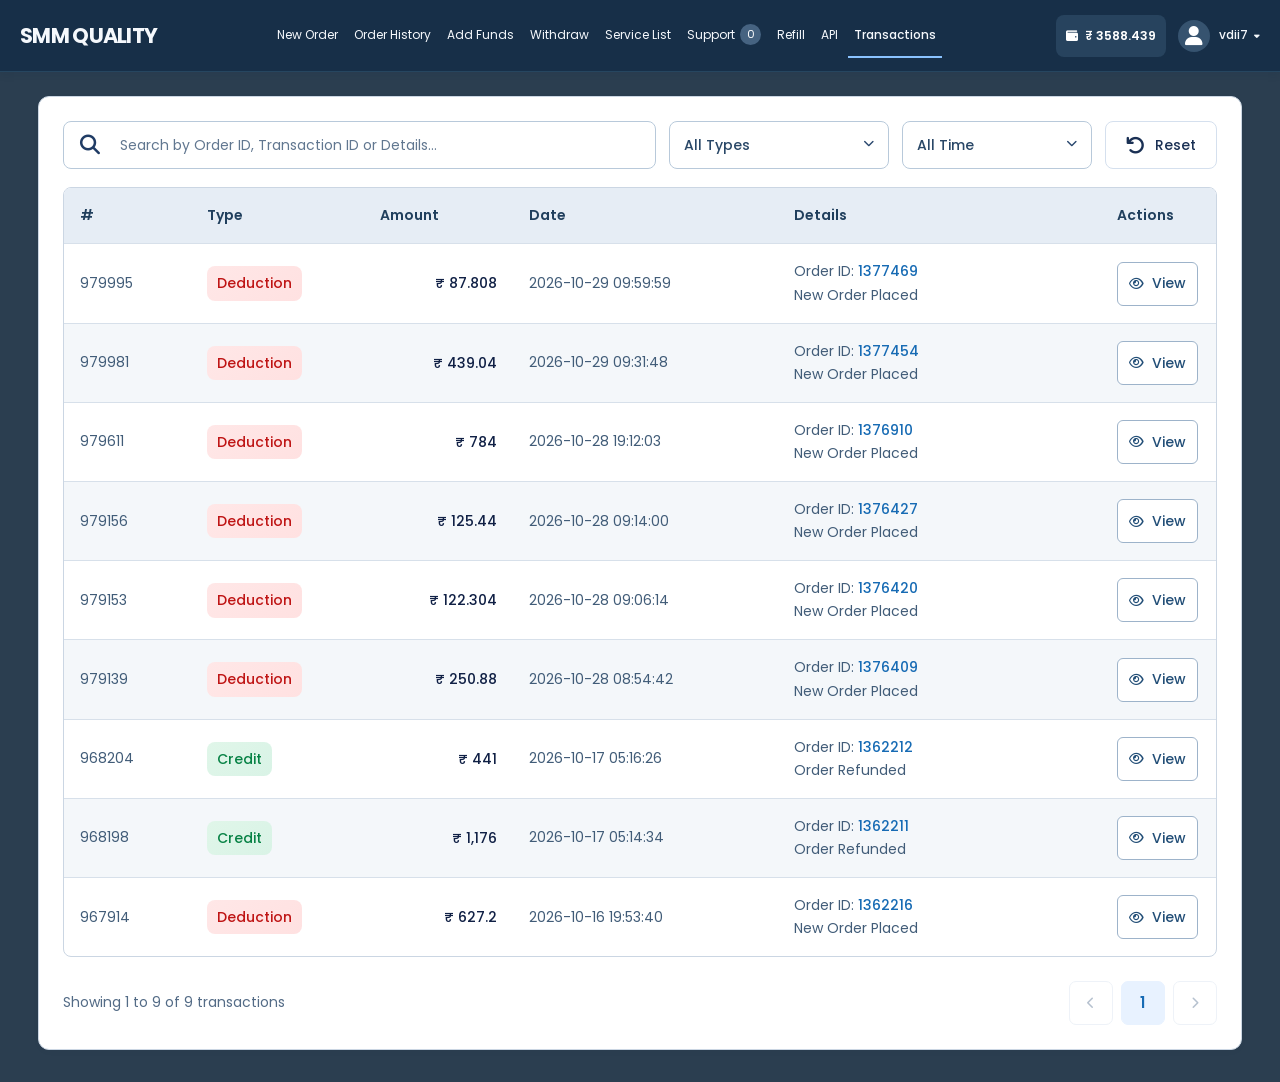
<file: transactions.html>
<!DOCTYPE html>
<html lang="en">
<head>
  <meta charset="UTF-8">
  <meta name="viewport" content="width=device-width, initial-scale=1.0">
  <meta name="theme-color" content="#30465b">
  <title>Transactions · SMM Quality</title>
  <link rel="preconnect" href="https://fonts.googleapis.com">
  <link rel="preconnect" href="https://fonts.gstatic.com" crossorigin>
  <link href="https://fonts.googleapis.com/css2?family=Poppins:wght@400;500;600;700&display=swap" rel="stylesheet">
  <link rel="stylesheet" href="https://cdnjs.cloudflare.com/ajax/libs/font-awesome/6.5.2/css/all.min.css">
  <style>
    :root{--ink:#0b142c;--muted:#6b7b9c;--line:#e3ebf4;--soft:#f3f6fb;--blue:#087bff;--button:#30465b;--radius:11px}
    *{box-sizing:border-box}body{margin:0;background:radial-gradient(ellipse at 50% 0,#fff 0,#f8fbfe 78%);color:var(--ink);font-family:Poppins,Arial,sans-serif;font-size:15px;-webkit-font-smoothing:antialiased}button,input,select{font:inherit}button,a,input,select{-webkit-tap-highlight-color:transparent}a{color:inherit;text-decoration:none}button{cursor:pointer}button,input,select,a{outline-offset:4px}button:focus-visible,a:focus-visible{outline:3px solid #82baff}input:focus,select:focus{outline:none;border-color:#83b5ec;box-shadow:0 0 0 3px #087bff10}button{transition:background .2s,transform .2s,box-shadow .2s}button:active{transform:translateY(1px)}[hidden]{display:none!important}
    .topbar{height:65px;background:#ffffffed;border-bottom:1px solid var(--line);box-shadow:0 3px 16px #243e5c03;position:relative;z-index:10}.header-inner{max-width:1600px;height:100%;margin:auto;padding:0 3%;display:flex;align-items:center;gap:39px}.brand{font-weight:800;font-size:25px;letter-spacing:-1px;white-space:nowrap}.nav{display:flex;align-items:center;gap:3px}.nav-link{border:0;background:none;padding:13px 14px;font-size:13px;font-weight:500;color:#354a6e;white-space:nowrap;border-radius:8px;transition:background .2s,color .2s}.nav-link:hover{background:var(--soft);color:var(--ink)}.nav-link.active{background:#eff3f9;color:var(--ink);font-weight:650}.badge{display:inline-grid;place-items:center;background:#596b8b;color:#fff;border-radius:50%;width:21px;height:21px;font-size:12px;margin-left:5px}.header-tools{margin-left:auto;display:flex;align-items:center;gap:23px}.plain-button{border:0;background:transparent;padding:8px 0;display:flex;align-items:center;gap:8px;color:#30466c;font-size:13px;white-space:nowrap}.chevron{font-size:9px}.balance-chip{background:#f5f8fb;padding:10px 15px;border-radius:8px;font-weight:750;white-space:nowrap;font-size:16px;display:flex;gap:10px;align-items:center}.avatar{display:grid;place-items:center;width:38px;height:38px;border-radius:50%;background:var(--ink);color:white;font-size:24px;margin-right:5px;box-shadow:0 0 0 4px #f7f9fc}.dropdown{position:relative}.dropdown-menu{position:absolute;right:0;top:calc(100% + 12px);min-width:180px;padding:7px;background:white;border:1px solid var(--line);box-shadow:0 12px 40px #23365118;border-radius:10px}.dropdown-menu button{width:100%;text-align:left;border:0;background:white;padding:11px;border-radius:6px;color:#354a6e;font-size:13px}.dropdown-menu button:hover{background:var(--soft)}.mobile-toggle{display:none;border:1px solid var(--line);background:var(--soft);border-radius:7px;width:39px;height:39px;color:var(--ink)}
    .page{max-width:1600px;margin:0 auto;padding:23px 3% 26px}.dashboard{display:grid;grid-template-columns:minmax(0,1.53fr) minmax(0,1fr);align-items:start;gap:17px}.left-column{display:grid;gap:14px}.card{border:1px solid var(--line);border-radius:var(--radius);background:#ffffffc9;box-shadow:0 3px 16px #354c7402}.funds{display:flex;align-items:center;gap:24px;padding:26px 25px;min-height:141px}.wallet-art{flex:0 0 105px;height:92px;border-radius:10px;background:linear-gradient(120deg,#f2f5fa,#f6f8fc);display:grid;place-items:center;font-size:45px}.funds-copy{flex:1;min-width:0}.eyebrow{font-size:14px;font-weight:600;margin:0 0 5px;color:#23395d}.funds-value{font-size:38px;font-weight:750;line-height:1.15;letter-spacing:-.9px;margin:0 0 5px;white-space:nowrap}.funds-copy small{font-size:14px;line-height:1.5;color:var(--muted);display:block}.primary{border:1px solid #30465b;background:linear-gradient(135deg,#344c62,#2c3e51);color:white;border-radius:6px;font-weight:600;box-shadow:inset 0 1px 3px #ffffff14,0 2px 3px #16324b08}.primary:hover{background:linear-gradient(135deg,#405f7a,#314c65);box-shadow:0 5px 15px #233e5a20}.add-funds{display:flex;gap:15px;align-items:center;padding:16px 20px;white-space:nowrap;font-size:17px}.add-funds i{font-size:23px}
    .order-card{padding:16px 25px 15px}.search-box{display:flex;align-items:center;border:1px solid #d4deeb;border-radius:6px;height:46px;margin-bottom:21px;transition:box-shadow .2s,border-color .2s}.search-box:focus-within{border-color:#83b5ec;box-shadow:0 0 0 3px #087bff10}.search-icon{width:48px;flex-shrink:0;display:grid;place-items:center;font-size:19px;height:100%;border-right:1px solid var(--line);color:#203756}.search-box input{width:100%;min-width:0;border:0;background:none;padding:12px;color:var(--ink);outline:none;box-shadow:none}.search-box input:focus{box-shadow:none}.search-box span{white-space:nowrap;padding-right:12px;color:var(--muted);font-size:11.5px}input::placeholder{color:var(--muted);opacity:1}.field-row{display:grid;grid-template-columns:34px minmax(0,1fr);gap:15px;margin-bottom:17px}.field-icon{font-size:23px;padding-top:1px;text-align:left}.field label,.field-label{display:block;font-size:15px;font-weight:600;margin:0 0 7px;letter-spacing:-.3px}.control{width:100%;height:40px;border:1px solid #d4deeb;border-radius:6px;background:#fff;color:var(--ink);padding:8px 14px;transition:border .2s,box-shadow .2s}.select-wrap{position:relative}.select-wrap select{appearance:none;padding-right:36px;cursor:pointer;font-size:14px}.select-wrap>i{position:absolute;right:14px;top:15px;pointer-events:none;font-size:12px}.description{display:grid;grid-template-columns:41px 1fr;gap:15px;background:linear-gradient(120deg,#f3f6fb,#f5f7fc);border-radius:7px;padding:12px 25px 13px;margin:-2px 0 14px;min-height:139px}.description>i{font-size:27px;padding-top:3px}.description h2{font-size:16px;margin:0 0 7px;font-weight:650;letter-spacing:-.3px}.description p{color:var(--muted);line-height:1.48;margin:0;font-size:14px}.description .check-line{margin-top:5px;display:flex;gap:7px;align-items:center}.check-line i{color:var(--button);font-size:19px}.quantity-line{display:grid;grid-template-columns:minmax(0,1.3fr) minmax(0,1fr);gap:29px}.quantity-line .field-row{margin-bottom:12px}.drip-control{display:flex;align-items:flex-start;gap:18px;padding-top:1px}.drip-control>i{font-size:23px}.drip-copy{flex:1}.drip-copy label{font-size:16px;font-weight:600;display:block;margin-bottom:5px;cursor:pointer}.drip-copy small{font-size:14px;white-space:nowrap;color:var(--muted)}.switch{position:relative;width:56px;height:29px;flex:0 0 56px;display:block;cursor:pointer}.switch input{position:absolute;inset:0;opacity:0;cursor:pointer;margin:0;z-index:1}.switch-track{position:absolute;inset:0;border-radius:20px;background:#c4cddd;transition:background .25s;box-shadow:inset 0 2px 4px #283c4e06}.switch-track:before{content:"";position:absolute;left:4px;top:4px;width:21px;height:21px;background:white;border-radius:50%;box-shadow:0 1px 4px #263b5f20;transition:transform .25s}.switch input:checked+.switch-track{background:var(--button)}.switch input:checked+.switch-track:before{transform:translateX(27px)}.switch input:focus-visible+.switch-track{outline:3px solid #82baff;outline-offset:3px}.drip-fields{margin:0 0 16px 49px;display:grid;grid-template-columns:1fr 1fr;gap:15px;padding:15px;background:var(--soft);border-radius:7px}.drip-fields small{grid-column:1/-1;color:var(--muted);line-height:1.5}.charge-row{margin-bottom:8px}.charge-input{display:flex;background:#f7f9fc;border:1px solid #d4deeb;border-radius:6px;height:37px;overflow:hidden}.charge-input span{padding:7px 18px;border-right:1px solid var(--line);font-weight:600}.charge-input input{background:none;border:0;width:100%;padding:8px 13px;color:var(--ink);box-shadow:none}.place-order{width:100%;min-height:44px;font-size:18px}.preview-note{margin:10px 0 0;color:var(--muted);font-size:12px;text-align:center;line-height:1.5}.no-services{font-size:13px;color:#9b4c2d;margin:7px 0 0}
    .updates{padding:24px 22px 18px}.updates-heading{display:flex;align-items:center;gap:19px;margin:0 4px 22px}.updates-heading>i{font-size:31px}.updates-heading h1{font-size:21px;letter-spacing:-.7px;margin:0;font-weight:750}.text-button{border:0;background:none;color:var(--blue);font-weight:600;padding:6px 0;font-size:15px;margin-left:auto;white-space:nowrap}.text-button:hover{color:#0059bd}.update-list{display:grid;gap:9px}.update{border:1px solid var(--line);border-radius:8px;padding:19px 20px 18px;transition:background .2s,border-color .2s}.update:hover{background:#f9fbff;border-color:#ccddef}.update-title{display:flex;gap:14px;justify-content:space-between;align-items:baseline;margin-bottom:8px}.update h2{font-size:15px;font-weight:650;letter-spacing:-.35px;margin:0}.update time{color:#7586a8;font-size:13px;white-space:nowrap}.update p{font-size:15.5px;line-height:1.4;margin:0;color:var(--muted)}.support{margin-top:14px;padding:17px 20px;display:flex;justify-content:center;align-items:center;gap:22px;min-height:61px;text-align:center;font-size:15px;font-weight:600;color:#30466d}.support>i{font-size:27px;color:var(--ink)}.support button{border:0;background:none;color:var(--blue);padding:0;font-weight:600;font-size:inherit}.support button:hover{text-decoration:underline}.toast{position:fixed;bottom:25px;left:50%;transform:translate(-50%,15px);opacity:0;pointer-events:none;z-index:50;max-width:calc(100% - 32px);width:max-content;background:#14283e;color:#fff;border:1px solid #ffffff18;border-radius:10px;padding:14px 20px;box-shadow:0 8px 35px #10243825;font-size:14px;line-height:1.5;transition:opacity .25s,transform .25s}.toast.show{opacity:1;transform:translate(-50%,0)}dialog{width:min(480px,calc(100% - 32px));border:1px solid var(--line);border-radius:15px;padding:27px;color:var(--ink);box-shadow:0 24px 90px #15283a25}dialog::backdrop{background:#10213755;backdrop-filter:blur(4px)}.dialog-head{display:flex;justify-content:space-between;align-items:center;gap:15px}.dialog-head h2{margin:0;font-size:22px;letter-spacing:-.6px}.close-dialog{border:0;background:var(--soft);width:32px;height:32px;border-radius:50%;color:var(--ink)}dialog p{color:var(--muted);line-height:1.6}dialog dl{display:grid;grid-template-columns:100px 1fr;gap:13px;font-size:14px}dialog dt{color:var(--muted)}dialog dd{margin:0;overflow-wrap:anywhere}dialog .primary{padding:12px 20px;width:100%;margin-top:10px}.dialog-tag{display:inline-block;background:#edf5ff;color:#2367ac;font-size:12px;font-weight:600;border-radius:5px;padding:5px 8px;margin-bottom:15px}
    @media(min-width:1500px){.header-inner{gap:40px}.nav-link{padding:13px 14px}.page{padding-top:23px}.funds{min-height:141px}.order-card{padding-top:16px}.dashboard{gap:17px}}
    @media(max-width:1350px){.header-inner{gap:22px}.nav-link{padding:12px 8px;font-size:12px}.header-tools{gap:15px}.brand{font-size:23px}.funds{gap:18px;padding:24px 20px}.wallet-art{flex-basis:80px;height:82px;font-size:38px}.funds-value{font-size:32px}.add-funds{padding:15px;font-size:15px;gap:9px}.funds-copy small{font-size:12px}.order-card{padding-left:20px;padding-right:20px}.search-box span{font-size:10px}.quantity-line{gap:19px;grid-template-columns:1.15fr 1fr}.drip-control{gap:12px}.drip-copy small{font-size:12px}.update{padding:18px 17px}.update h2{font-size:14px}.update p{font-size:14px}.update time{font-size:11px}.updates{padding:23px 18px 18px}.updates-heading{gap:15px}.updates-heading h1{font-size:20px}}
    @media(max-width:1120px){.header-inner{gap:20px}.nav-link{padding:12px 7px}.header-tools{gap:15px}.currency-dropdown{display:none}.balance-chip{font-size:13px;padding:10px}.brand{font-size:21px}.user-name{display:none}.header-tools .plain-button{gap:0}.dashboard{grid-template-columns:minmax(0,1.45fr) minmax(0,1fr)}.funds{flex-wrap:wrap;gap:15px}.funds-copy{min-width:200px}.add-funds{width:100%;justify-content:center;padding:11px}.wallet-art{height:72px;flex-basis:75px}.search-box span{display:none}.quantity-line{grid-template-columns:1fr;gap:0}.drip-control{padding:0 0 15px 0;margin-left:49px}.drip-copy small{font-size:13px}.switch{margin-left:auto}.updates-heading{gap:12px}.updates-heading h1{font-size:18px}.updates-heading>i{font-size:26px}.text-button{font-size:13px}.update-title{flex-wrap:wrap;gap:5px}.update time{font-size:11px}.update p{font-size:14px}.description{padding-left:16px;gap:8px}.description p{font-size:13px}}
    @media(max-width:900px){.topbar{height:66px}.header-inner{padding:0 4%;gap:15px}.mobile-toggle{display:block}.brand{font-size:23px}.header-tools{gap:17px}.nav{display:none;position:absolute;top:65px;left:0;right:0;background:white;padding:12px 4% 18px;border-bottom:1px solid var(--line);box-shadow:0 15px 20px #2039570b;grid-template-columns:repeat(4,1fr);gap:6px}.nav.open{display:grid}.nav-link{padding:13px 9px;text-align:center;font-size:13px}.balance-chip{font-size:14px}.user-name{display:inline}.header-tools .plain-button{gap:7px}.page{padding:20px 4%}.dashboard{grid-template-columns:1fr}.funds{flex-wrap:nowrap;padding:22px}.funds-copy{min-width:0}.funds-copy small{font-size:13px}.add-funds{width:auto;padding:15px 19px}.wallet-art{height:82px;flex-basis:90px}.order-card{padding:20px 24px}.quantity-line{grid-template-columns:1.2fr 1fr;gap:25px}.drip-control{margin-left:0;padding-top:1px}.description p{font-size:14px}.description{padding-left:24px;gap:15px}.updates{padding:22px 24px}.updates-heading h1{font-size:21px}.update-title{flex-wrap:nowrap}.update h2{font-size:15px}.update time{font-size:12px}.update p{font-size:15px}.update-list{grid-template-columns:1fr 1fr;gap:12px}.update:last-child{grid-column:1/-1}.update{padding:18px}.support{font-size:13px;gap:15px}.currency-dropdown{display:block}}
    @media(max-width:600px){.header-inner{gap:12px}.brand{font-size:20px;letter-spacing:-.8px}.header-tools{gap:12px}.avatar{height:32px;width:32px;font-size:20px;margin:0}.user-name,.user-chevron,.currency-dropdown{display:none}.balance-chip{font-size:12px;gap:6px;padding:9px 8px}.balance-chip i{display:none}.mobile-toggle{width:33px;height:33px}.nav{grid-template-columns:repeat(2,1fr)}.page{padding:15px 4% 20px}.left-column{gap:12px}.dashboard{gap:14px}.funds{padding:18px;gap:15px;flex-wrap:wrap}.wallet-art{height:69px;flex-basis:69px;font-size:33px}.funds-value{font-size:30px;letter-spacing:-1px}.eyebrow{font-size:11px;letter-spacing:.3px}.funds-copy small{font-size:12px;line-height:1.6}.add-funds{width:100%;padding:11px;font-size:14px}.add-funds i{font-size:18px}.order-card{padding:16px}.search-box{margin-bottom:21px}.search-box input{font-size:13px}.search-icon{width:41px;font-size:17px}.field-row{grid-template-columns:23px 1fr;gap:12px;margin-bottom:17px}.field-icon{font-size:20px;padding-top:2px}.field label,.field-label{font-size:13px;margin-bottom:8px}.control{height:43px;font-size:13px;padding-left:11px}.select-wrap select{font-size:12px}.select-wrap>i{top:16px;right:11px}.description{grid-template-columns:23px 1fr;padding:15px 12px;gap:12px;margin-bottom:17px}.description>i{font-size:23px}.description h2{font-size:14px}.description p{font-size:12px;line-height:1.65}.description .check-line{align-items:flex-start}.check-line i{font-size:16px;margin-top:2px}.quantity-line{grid-template-columns:1fr;gap:0}.drip-control{margin-left:35px;gap:12px;padding:0 0 19px}.drip-control>i{font-size:21px}.drip-copy label{font-size:14px}.drip-copy small{font-size:12px}.drip-fields{margin-left:35px;padding:12px;gap:10px;grid-template-columns:1fr}.drip-fields label{font-size:12px}.charge-row{margin-bottom:12px}.charge-input{height:40px}.place-order{min-height:44px;font-size:15px}.updates{padding:20px 16px 16px}.updates-heading{margin:0 2px 18px;gap:13px}.updates-heading h1{font-size:19px}.updates-heading>i{font-size:26px}.text-button{font-size:13px}.update-list{grid-template-columns:1fr;gap:10px}.update{padding:17px 15px}.update h2{font-size:13px}.update time{font-size:10px}.update p{font-size:13px;line-height:1.6}.support{padding:16px 17px;align-items:center;gap:13px;font-size:12px;line-height:1.7}.support>i{font-size:23px;flex-shrink:0}.preview-note{font-size:11px}.toast{font-size:12px;bottom:16px}}
    /* Shared header: reuse this markup, styling, and menu behavior on every new page. */
    .header-inner{width:100%;min-width:0;gap:clamp(16px,2vw,32px)}
    .brand,.header-tools,.mobile-toggle{flex-shrink:0}
    .nav{min-width:0;flex-shrink:0}
    .header-tools{gap:clamp(12px,1.4vw,23px)}
    .left-column,.card,.field,.select-wrap,.description>div,.drip-copy{min-width:0}
    .control{min-width:0;max-width:100%}
    .charge-input input{min-width:0}
    .drip-copy small{white-space:normal}
    @media(min-width:1241px) and (max-width:1450px){
      .header-inner{gap:16px}
      .brand{font-size:23px}
      .nav{gap:2px}
      .nav-link{padding:12px 9px;font-size:12px}
      .header-tools{gap:14px}
      .balance-chip{font-size:14px;padding:10px 12px}
      .avatar{width:34px;height:34px;font-size:22px;margin-right:0}
    }
    @media(min-width:901px) and (max-width:1240px){
      .topbar{height:66px}
      .mobile-toggle{display:block}
      .header-inner{gap:18px}
      .header-tools{gap:20px}
      .currency-dropdown{display:block}
      .user-name{display:inline}
      .header-tools .plain-button{gap:8px}
      .nav{display:none;position:absolute;top:65px;left:0;right:0;background:white;padding:12px 3% 18px;border-bottom:1px solid var(--line);box-shadow:0 15px 20px #2039570b;grid-template-columns:repeat(4,minmax(0,1fr));gap:6px}
      .nav.open{display:grid}
      .nav-link{padding:13px 9px;text-align:center;font-size:13px}
    }
    .primary:disabled{opacity:.5;cursor:not-allowed;box-shadow:none}
    @media(max-width:380px){.header-inner{gap:8px}.brand{font-size:17px}.header-tools{gap:8px}.balance-chip{font-size:11px;padding:8px 6px}.avatar{width:28px;height:28px;font-size:17px}.mobile-toggle{width:30px;height:32px}.funds-value{font-size:26px}.wallet-art{flex-basis:55px;height:60px;font-size:29px}.funds{gap:11px}.update-title{gap:8px}.update h2{font-size:12px}.update time{font-size:9px}}
    @media(prefers-reduced-motion:no-preference){.card{animation:arrive .45s ease both}.updates{animation-delay:.08s}.support{animation-delay:.12s}@keyframes arrive{from{opacity:0;transform:translateY(8px)}to{opacity:1;transform:translateY(0)}}} @media(prefers-reduced-motion:reduce){*,*:before,*:after{animation:none!important;transition:none!important;scroll-behavior:auto!important}}
    .dropdown-menu a{display:block;width:100%;text-align:left;background:white;padding:11px;border-radius:6px;color:#354a6e;font-size:13px}.dropdown-menu a:hover{background:var(--soft)}

    .history-card{padding:0;overflow:hidden;animation:none}.history-heading{display:flex;align-items:center;gap:21px;padding:19px 22px;border-bottom:1px solid var(--line)}.history-icon{display:grid;place-items:center;flex:0 0 65px;height:61px;background:linear-gradient(135deg,#f0f4fa,#f7f9fc);border-radius:12px;font-size:29px;color:#13264d}.history-heading h1{font-size:23px;letter-spacing:-.6px;margin:0 0 7px;font-weight:750}.history-heading p{font-size:14px;line-height:1.6;color:var(--muted);margin:0}.date-range{margin-left:auto;position:relative;flex:0 0 265px}.date-trigger{display:flex;align-items:center;width:100%;gap:18px;border:1px solid #d5e0ee;border-radius:8px;background:white;color:#6b7e9d;min-height:46px;padding:11px 16px;font-size:14px}.date-trigger>i:first-child{color:#314d70;font-size:18px}.date-trigger>span{flex:1;text-align:left}.date-trigger>.fa-chevron-down{font-size:11px;color:#203f66}.date-trigger:hover{background:#f8fbff;border-color:#a9c7e8}.date-popover{position:absolute;right:0;top:calc(100% + 9px);background:white;z-index:15;width:305px;max-width:calc(100vw - 48px);border:1px solid var(--line);box-shadow:0 12px 38px #2039571a;padding:17px;border-radius:10px}.date-popover h2{font-size:15px;margin:0 0 15px}.date-popover label{font-size:12px;font-weight:600;display:block;margin-bottom:6px}.date-popover input{width:100%;min-width:0;border:1px solid #d5e0ee;border-radius:6px;padding:10px;color:#304b6d;font:inherit;font-size:13px;margin-bottom:13px}.date-buttons{display:flex;gap:9px}.date-buttons button{flex:1;min-height:37px;font-size:12px;border-radius:5px}.clear-date{border:1px solid #d5e0ee;background:white;color:#334e6e}.date-error{color:#b74242;font-size:12px;line-height:1.5;margin:0 0 12px}.history-body{padding:18px 21px}.transaction-filters{display:grid;grid-template-columns:minmax(0,1fr) 220px 190px 112px;gap:13px;margin-bottom:18px}.transaction-search{display:flex;align-items:center;border:1px solid #d5e0ee;border-radius:7px;min-height:46px;padding:0 16px;gap:20px}.transaction-search:focus-within{border-color:#83b5ec;box-shadow:0 0 0 3px #087bff10}.transaction-search i{font-size:20px;color:#203c65}.transaction-search input{border:0;background:none;width:100%;min-width:0;box-shadow:none;outline:none;color:#304b6d;padding:12px 0;font-size:14px}.transaction-search input:focus{box-shadow:none}.filter-select{position:relative;min-width:0}.filter-select select{appearance:none;width:100%;min-height:46px;border:1px solid #d5e0ee;border-radius:7px;color:var(--ink);background:white;padding:11px 34px 11px 15px;font-size:14px;cursor:pointer}.filter-select i{position:absolute;right:15px;top:18px;font-size:11px;pointer-events:none;color:#28466d}.reset-filters{display:flex;align-items:center;justify-content:center;gap:13px;border:1px solid #d5e0ee;border-radius:7px;background:white;color:#1a3054;font-size:14px}.reset-filters:hover{background:#edf5ff;border-color:#abc8e8}.reset-filters i{font-size:19px}.transaction-table-scroll{width:100%;overflow-x:auto;border:1px solid var(--line);border-radius:8px}.transaction-table{width:100%;border-collapse:collapse;white-space:nowrap;text-align:left}.transaction-table th{font-size:13px;font-weight:700;color:#112342;background:linear-gradient(120deg,#f3f6fa,#f7f9fc);padding:11px 16px}.transaction-table td{border-top:1px solid var(--line);padding:6px 16px;font-size:14px;color:#627897;line-height:1.5}.transaction-table tbody tr:nth-child(even){background:#f9fbfe}.transaction-table tbody tr{transition:background .2s}.transaction-table tbody tr:hover{background:#f1f7ff}.transaction-table th:first-child{width:11%}.transaction-table th:nth-child(2){width:15%}.transaction-table th:nth-child(3){width:13%}.transaction-table th:nth-child(4){width:23%}.transaction-table th:last-child{width:10%}.transaction-table .amount{color:#102045;font-size:15px;font-weight:650}.transaction-type{display:inline-flex;align-items:center;justify-content:center;padding:5px 13px;border-radius:14px;font-size:12px;font-weight:550;line-height:1.5}.transaction-type.deduction{background:linear-gradient(135deg,#ffe7e7,#ffe1e1);color:#bf1515}.transaction-type.credit{background:linear-gradient(135deg,#e0f6e9,#d9f3e6);color:#078245}.order-detail-link{font-size:inherit;background:none;border:0;color:var(--blue);padding:0}.order-detail-link:hover{text-decoration:underline}.view-transaction{display:inline-flex;align-items:center;gap:12px;border:1px solid #d5e0ee;background:white;padding:9px 14px;border-radius:7px;color:#203959;font-size:13px;font-weight:550}.view-transaction:hover{background:#ecf4ff;border-color:#aac8e8}.table-footer{display:flex;justify-content:space-between;align-items:center;gap:20px;padding-top:18px}.result-summary{font-size:14px;line-height:1.6;color:var(--muted);margin:0}.transaction-pagination{display:flex;gap:8px}.transaction-pagination button{height:42px;width:42px;display:grid;place-items:center;background:white;border:1px solid #d5e0ee;border-radius:7px;color:#4b6789;font-size:14px}.transaction-pagination button.current{color:var(--blue);font-size:15px;font-weight:600;border-color:#e8f2ff;background:#e8f2ff}.transaction-pagination button:disabled{opacity:.4;cursor:not-allowed}.empty-transactions{padding:48px 20px;text-align:center;color:var(--muted);font-size:14px;line-height:1.6}.empty-transactions i{display:block;font-size:30px;color:#91a8c6;margin-bottom:15px}.empty-transactions strong{display:block;font-weight:600;color:#375476;margin-bottom:4px}.date-filter-note{color:#4d7197;font-size:12px;margin:0 0 13px;line-height:1.5}.transaction-detail-tag{padding:7px 12px;border-radius:6px;background:#f1f5fa;color:#4a6484;font-size:12px;margin-top:17px}
    @media(min-width:1500px){.history-heading{padding:19px 22px}.history-heading h1{font-size:24px}.history-heading p{font-size:15px}.history-body{padding:18px 21px 20px}.transaction-table td{font-size:15px}.transaction-table .amount{font-size:16px}.transaction-table th{font-size:14px}.transaction-filters{grid-template-columns:minmax(0,1fr) 240px 205px 120px;gap:14px}.transaction-search input,.filter-select select,.reset-filters{font-size:15px}.result-summary{font-size:15px}}
    @media(max-width:1120px){.history-heading{gap:17px;padding:20px}.history-heading h1{font-size:21px}.history-heading p{font-size:12px}.history-icon{flex-basis:56px;height:57px;font-size:26px}.date-range{flex-basis:225px}.date-trigger{font-size:12px;gap:13px}.transaction-filters{grid-template-columns:minmax(0,1fr) 165px 155px 95px;gap:11px}.transaction-search{gap:14px;padding:0 13px}.transaction-search input{font-size:12px}.filter-select select,.reset-filters{font-size:12px}.transaction-table td{font-size:12px;padding:8px 12px}.transaction-table th{font-size:12px;padding:11px 12px}.transaction-table .amount{font-size:13px}.view-transaction{font-size:12px;padding:8px 11px;gap:9px}.transaction-type{font-size:11px;padding:5px 11px}.result-summary{font-size:12px}}
    @media(max-width:800px){.history-heading{flex-wrap:wrap;gap:16px}.date-range{flex:0 0 100%;margin-left:0}.date-trigger{width:100%;font-size:13px}.history-body{padding:17px}.transaction-filters{grid-template-columns:minmax(0,1fr) minmax(0,1fr) 95px;gap:12px}.transaction-search{grid-column:1/-1}.transaction-table{min-width:860px}.transaction-search input{font-size:13px}.date-popover{left:0;right:auto}.history-heading p{font-size:13px}.history-heading h1{font-size:22px}.date-range{padding-left:72px}.date-popover{left:72px}}
    @media(max-width:600px){.history-heading{padding:20px 16px;gap:14px;align-items:flex-start}.history-icon{flex-basis:47px;height:51px;font-size:25px;border-radius:10px}.history-heading>div:nth-child(2){min-width:0;flex:1}.history-heading h1{font-size:19px;margin-top:2px;margin-bottom:6px}.history-heading p{font-size:12px;line-height:1.65}.date-range{padding-left:0}.date-popover{left:0}.date-trigger{min-height:43px;font-size:12px}.history-body{padding:15px 13px}.transaction-filters{grid-template-columns:minmax(0,1fr) minmax(0,1fr);gap:10px;margin-bottom:15px}.transaction-search{min-height:44px;gap:12px}.transaction-search input{font-size:12px}.transaction-search i{font-size:18px}.filter-select select{min-height:43px;font-size:12px;padding-left:12px}.filter-select i{top:17px;right:12px}.reset-filters{grid-column:1/-1;min-height:39px;font-size:12px;gap:10px}.reset-filters i{font-size:16px}.table-footer{gap:13px;align-items:center;padding-top:15px}.result-summary{font-size:11px;max-width:180px}.transaction-pagination{gap:5px;flex-shrink:0}.transaction-pagination button{width:32px;height:34px;font-size:11px}.transaction-pagination button.current{font-size:12px}.transaction-table{min-width:790px}.transaction-table td{font-size:12px;padding:9px 11px}.transaction-table th{font-size:11px}.transaction-table .amount{font-size:12px}}


    /* Shared UI standards — keep identical in every standalone page. */
    :root{--font-ui:'Poppins',Arial,sans-serif;--text-title:24px;--text-section:18px;--text-body:14px;--text-small:12px;--text-table:12px;--control-height:44px;--button-height:44px;--button-small-height:34px;--space-card:24px;--space-section:20px;--space-field:16px;--ui-radius:8px}
    body{font-family:var(--font-ui);font-size:var(--text-body);line-height:1.6}
    button,input,select,textarea{font-family:var(--font-ui)}
    button,a,input,select,textarea{font-weight:400}
    h1,h2,h3{line-height:1.35;font-weight:600;letter-spacing:-.4px}
    :is(.section-intro h1,.settings-intro h1,.history-heading h1,.refill-heading h1,.orders-title h1,.catalog-title h1,.api-title h1,.funding-intro h1){font-size:var(--text-title);font-weight:600;line-height:1.35;letter-spacing:-.6px;margin:0 0 6px}
    :is(.section-intro h2,.settings-intro h2,.side-heading,.side-intro h2,.help-heading h2,.help-inline h2,.tickets-heading h2,.updates-heading h1,.category-heading h2,.aside-heading){font-size:var(--text-section);font-weight:600;line-height:1.4;letter-spacing:-.4px}
    :is(.endpoint h2,.overview-card h2,.description h2){font-size:16px;font-weight:600;line-height:1.4}
    :is(.update h2,.steps h3,.information-item h3,.help-copy h2){font-size:14px;font-weight:600;line-height:1.5}
    :is(.section-intro p,.settings-intro p,.history-heading p,.refill-heading p,.orders-title p,.catalog-title p,.api-title p,.funding-intro p,.side-intro p,.help-inline p,.information-item p,.steps p,.update p,.description p,.help-copy p){font-size:var(--text-body);line-height:1.65;font-weight:400}
    :is(.field-hint,.message-hint,.qr-caption,.local-note,.catalog-note,.order-preview-note,.preview-note,.date-filter-note,.dialog-caption){font-size:var(--text-small);line-height:1.6}
    :is(.field label,.field-label,.ticket-field>label,.settings-field>label,.payment-field label){font-size:13px;font-weight:500;line-height:1.5;margin-bottom:8px;letter-spacing:0}
    :is(.primary,.help-action,.secondary-action,.reset-filters,.order-reset,.view-ticket,.view-transaction,.view-refill,.reorder-button,.service-view,.contact-api,.contact-action,.api-doc-link,.service-order-link,.refill-preview-link,.clear-date){font-family:var(--font-ui);font-weight:500;line-height:1.4;letter-spacing:0;border-radius:var(--ui-radius);display:inline-flex;align-items:center;justify-content:center;gap:10px;text-align:center;min-width:0;vertical-align:middle}
    :is(.primary,.help-action,.secondary-action,.reset-filters,.order-reset,.contact-api,.service-order-link,.refill-preview-link,.clear-date){height:auto;min-height:var(--button-height);padding:11px 18px;font-size:13px}
    :is(.place-order,.pay-button,.submit-ticket,.settings-submit){width:100%;min-height:48px;font-size:14px;padding:12px 18px}
    :is(.add-funds,.whatsapp-save,.secondary-action){min-height:44px;font-size:13px;padding:11px 18px}
    .add-funds i{font-size:19px}
    :is(.view-ticket,.view-transaction,.view-refill,.reorder-button,.service-view){min-height:var(--button-small-height);padding:7px 11px;font-size:11px;gap:8px;white-space:nowrap;border-radius:6px}
    :is(.view-ticket,.view-transaction,.view-refill,.reorder-button,.service-view) i{font-size:13px}
    :is(.contact-action,.api-doc-link){min-height:56px;padding:15px 18px;font-size:13px;justify-content:flex-start;text-align:left;gap:16px}
    .contact-action{width:100%}.contact-api,.service-order-link,.refill-preview-link{display:flex}
    :is(.copy-code,.copy-key,.copy-button,.visibility-button,.close-dialog,.more-order){min-width:34px;min-height:34px;font-size:14px;border-radius:6px}
    .copy-code{width:34px;height:34px;top:7px;right:7px}.code-block pre{padding-right:49px}
    :is(.control,.payment-select select,.filter-select select,.order-filter select,.catalog-select select){min-height:var(--control-height);height:var(--control-height);font-family:var(--font-ui);font-size:13px;line-height:1.5;border-radius:var(--ui-radius);font-weight:400}
    :is(.select-wrap select,.payment-select select){font-size:13px}
    :is(.support-input,.settings-input,.input-group,.search-box,.transaction-search,.order-search,.catalog-search,.ticket-search,.refill-search,.copy-field,.date-trigger,.charge-input){min-height:var(--control-height);height:auto;border-radius:var(--ui-radius)}
    :is(.support-input input,.support-input select,.settings-input input,.settings-input select,.input-group input,.search-box input,.transaction-search input,.order-search input,.catalog-search input,.ticket-search input,.refill-search input){font-family:var(--font-ui);font-size:13px;line-height:1.5;padding-top:11px;padding-bottom:11px;min-height:42px;font-weight:400}
    .support-input textarea{font-family:var(--font-ui);font-size:13px;line-height:1.65;min-height:120px}
    .charge-input input{font-size:13px;font-family:var(--font-ui)}.charge-input span{display:grid;place-items:center;padding:8px 16px;font-size:14px}
    :is(.select-wrap>i,.payment-select>i,.filter-select i,.order-filter>.fa-chevron-down,.catalog-select>.fa-chevron-down,.support-input>.fa-chevron-down,.settings-input>.fa-chevron-down){top:17px;font-size:11px}
    .order-date>.fa-calendar-days{top:14px}.catalog-select>i:not(.fa-chevron-down){top:15px}.payment-select .upi-mark{top:7px}
    :is(.ticket-field,.settings-field,.payment-field,.payment-field.utr-field){margin-bottom:var(--space-field)}
    .field-row{margin-bottom:var(--space-field)}
    :is(.section-intro,.settings-intro,.funding-intro){gap:20px;margin-bottom:var(--space-section)}
    :is(.ticket-form-card,.settings-card,.funding-card,.updates,.side-card,.information-card,.quick-card,.settings-help,.refill-card,.overview-card){padding:var(--space-card)}
    :is(.support-layout,.funding-layout,.settings-layout,.dashboard){gap:var(--space-section)}
    :is(.left-column,.funding-sidebar,.support-sidebar,.service-groups){gap:var(--space-section)}
    :is(.history-heading,.orders-title,.catalog-title,.api-title){padding:var(--space-card);gap:20px}
    :is(.order-filters,.catalog-filters){padding:20px 24px;gap:16px}
    :is(.history-body,.tickets-card){padding:20px 24px}
    :is(.catalog-footer,.orders-footer){padding:16px 24px}
    :is(.help-card,.tickets-card,.support,.orders-title){margin-top:var(--space-section)}.orders-title{margin-top:0}
    :is(.orders-table,.services-table,.refill-table,.transaction-table,.tickets-table,.api-table){font-family:var(--font-ui)}
    :is(.orders-table,.services-table,.refill-table,.transaction-table,.tickets-table,.api-table) th{font-size:12px;font-weight:600;line-height:1.5;padding-top:13px;padding-bottom:13px}
    :is(.orders-table,.services-table,.refill-table,.transaction-table,.tickets-table,.api-table) td{font-size:var(--text-table);font-weight:400;line-height:1.6}
    :is(.service-time,.service-description,.order-date-cell,.refill-date){font-size:12px!important;line-height:1.6!important}
    :is(.order-id,.refill-order,.subject-link,.order-detail-link){font-family:var(--font-ui);font-size:12px;font-weight:400}
    :is(.transaction-table .amount,.charge-cell){font-size:13px;font-weight:500}
    :is(.order-status,.transaction-type,.refill-status,.status-pill){font-size:11px;font-weight:500;line-height:1.5;padding:6px 10px;border-radius:8px}
    :is(.orders-pagination,.catalog-pagination,.transaction-pagination,.refill-pagination,.pagination){gap:8px}
    :is(.orders-pagination,.catalog-pagination,.transaction-pagination,.refill-pagination,.pagination) button{min-width:36px;width:36px;height:36px;padding:0 7px;border-radius:7px;font-family:var(--font-ui);font-size:12px;font-weight:500}
    :is(.orders-summary,.catalog-summary,.result-summary,.refill-summary){font-size:12px;line-height:1.6}
    .status-tab{min-height:42px;font-size:12px;font-weight:500;padding:10px 15px;gap:9px;border-radius:7px}.status-tab span{font-size:11px;font-weight:400}
    .category-heading{min-height:54px}.category-count{font-size:12px;font-weight:400}.service-meta strong{font-size:12px;font-weight:500}.server-tag{font-size:10px}
    .header-inner{gap:20px}.brand{font-family:var(--font-ui);font-size:24px;font-weight:700;letter-spacing:-.8px}.nav-link{font-family:var(--font-ui);font-size:12px;line-height:1.5;font-weight:400;padding:12px 10px;min-height:42px;display:flex;align-items:center;justify-content:center;gap:5px}.nav-link.active{font-weight:500}.header-tools{gap:16px}.plain-button{font-size:12px;font-family:var(--font-ui);font-weight:400}.balance-chip{font-size:14px;font-weight:600}.dropdown-menu :is(a,button){font-family:var(--font-ui);font-size:12px;font-weight:400;line-height:1.6;min-height:40px;padding:10px 12px}.badge{font-size:11px;margin-left:0}
    .text-button{font-size:13px;font-weight:500;min-height:36px}.support{font-size:13px;font-weight:500;line-height:1.6}.support button{font:inherit;font-weight:500}.funds-copy small{font-size:13px;line-height:1.6}.eyebrow{font-size:12px;font-weight:500}.funds-value{font-size:36px;font-weight:600;line-height:1.2}.search-box span{font-size:11px}.drip-copy label{font-size:14px;font-weight:500}.drip-copy small{font-size:12px;line-height:1.6}.description{padding:16px 20px}.update{padding:18px}.side-intro{gap:20px}.twofa-content{margin-left:85px}
    dialog{font-family:var(--font-ui);padding:24px}.dialog-head h2{font-size:21px;font-weight:600;line-height:1.4}dialog p{font-size:13px;line-height:1.7}dialog dl{font-size:12px;line-height:1.65}dialog .primary{width:100%;min-height:44px}.toast{font-family:var(--font-ui);font-size:13px;line-height:1.6}.preview-feedback{font-size:12px;line-height:1.65}.code-block pre,.code-block code,.api-key{font-family:Consolas,'Courier New',monospace}
    @media(min-width:901px) and (max-width:1400px){.topbar{height:66px}.mobile-toggle{display:block}.nav{display:none;position:absolute;top:65px;left:0;right:0;padding:12px 3% 18px;background:white;border-bottom:1px solid var(--line);box-shadow:0 15px 20px #2039570b;grid-template-columns:repeat(4,minmax(0,1fr));gap:6px}.nav.open{display:grid}.header-tools{margin-left:auto}.currency-dropdown{display:block}.user-name{display:inline}.header-tools .plain-button{gap:8px}}
    @media(min-width:1401px){.nav{gap:2px}.header-inner{gap:20px}.nav-link{padding-left:8px;padding-right:8px}.brand{font-size:23px}.header-tools{gap:14px}.balance-chip{padding:10px 12px}.avatar{width:34px;height:34px;font-size:22px;margin-right:0}}
    @media(max-width:1120px){:root{--space-card:20px;--text-title:22px}.search-box span{display:none}.twofa-content{margin-left:79px}.settings-intro{gap:20px}}
    @media(max-width:900px){.nav-link{font-size:12px}.header-inner{gap:15px}.brand{font-size:22px}.header-tools{gap:15px}.nav.open{grid-template-columns:repeat(4,minmax(0,1fr))}.twofa-content{margin-left:0}.funds-value{font-size:32px}}
    @media(max-width:600px){:root{--text-title:20px;--text-section:17px;--text-body:12px;--text-small:11px;--text-table:11px;--space-card:16px;--space-section:16px;--space-field:16px}.header-inner{gap:10px}.brand{font-size:18px;letter-spacing:-.6px}.header-tools{gap:10px}.balance-chip{font-size:11px;padding:9px 7px}.plain-button{font-size:11px}.avatar{width:30px;height:30px;font-size:19px;margin:0}.mobile-toggle{width:33px;flex-basis:33px}.nav.open{grid-template-columns:repeat(2,minmax(0,1fr))}.nav-link{font-size:12px;min-height:42px;padding:11px 8px}.currency-dropdown{display:none}.user-name,.user-chevron{display:none}
      :is(.section-intro,.settings-intro,.funding-intro){gap:15px}.twofa-content{margin-left:0}
      :is(.control,.select-wrap select,.payment-select select,.filter-select select,.order-filter select,.catalog-select select,.support-input input,.support-input select,.settings-input input,.settings-input select,.input-group input,.search-box input,.transaction-search input,.order-search input,.catalog-search input,.ticket-search input,.refill-search input,.support-input textarea){font-size:12px}
      :is(.field label,.field-label,.ticket-field>label,.settings-field>label,.payment-field label){font-size:12px}
      :is(.primary,.help-action,.secondary-action,.reset-filters,.order-reset,.contact-api,.service-order-link,.refill-preview-link,.clear-date){font-size:12px;min-height:44px;padding:11px 14px}
      :is(.place-order,.pay-button,.submit-ticket,.settings-submit){font-size:13px;min-height:46px}
      :is(.view-ticket,.view-transaction,.view-refill,.reorder-button,.service-view){font-size:11px;min-height:34px;padding:7px 10px}
      :is(.contact-action,.api-doc-link){font-size:12px;min-height:52px;padding:14px 16px}
      :is(.history-heading,.orders-title,.catalog-title,.api-title){padding:18px 16px;gap:15px}
      :is(.order-filters,.catalog-filters,.history-body,.tickets-card){padding:16px 13px;gap:12px}
      :is(.catalog-footer,.orders-footer){padding:15px 13px}
      :is(.orders-table,.services-table,.refill-table,.transaction-table,.tickets-table,.api-table) th{font-size:11px;padding-top:12px;padding-bottom:12px}
      :is(.service-time,.service-description,.order-date-cell,.refill-date){font-size:11px!important}.category-heading h2{font-size:14px}.category-count{font-size:11px}.status-tab{font-size:11px;padding:10px 12px}.orders-summary,.catalog-summary,.result-summary,.refill-summary{font-size:11px}.funds-value{font-size:29px}.funds-copy small{font-size:12px}.text-button{font-size:12px}.support{font-size:12px}.dialog-head h2{font-size:19px}.toast{font-size:12px}dialog{padding:20px}
    }
    @media(max-width:380px){.header-inner{gap:7px}.brand{font-size:16px;letter-spacing:-.7px}.header-tools{gap:7px}.balance-chip{font-size:10px;padding:8px 5px}.avatar{width:26px;height:26px;font-size:16px}.mobile-toggle{width:29px;flex-basis:29px}.funds-value{font-size:26px}}


    /* Shared responsive header: desktop 1280px+, tablet/mobile below 1280px. */
    .topbar{height:72px;background:#fff;border-bottom:1px solid var(--line)}
    .header-inner{width:100%;max-width:1600px;height:100%;padding:0 28px;gap:24px;align-items:center}
    .brand{flex:0 0 auto;font-size:22px;font-weight:700;line-height:1;letter-spacing:-.8px}
    .header-tools{margin-left:auto;gap:16px;flex:0 0 auto;align-items:center}
    .header-tools .plain-button{gap:7px;min-height:40px;padding:0;font-size:12px}
    .balance-chip{height:42px;padding:0 13px;gap:8px;font-size:13px;line-height:1;border-radius:8px}
    .avatar{height:34px;width:34px;margin:0 3px 0 0;font-size:21px;flex-shrink:0}
    .mobile-toggle{height:40px;width:40px;flex:0 0 40px;margin:0;border:1px solid #dce6f3;border-radius:8px;background:#f3f6fb;font-size:15px;display:none}
    .dropdown-menu{top:calc(100% + 12px);min-width:190px}
    @media(min-width:1280px){
      .header-inner{gap:20px;padding:0 28px}
      .nav{display:flex!important;position:static;flex:1 1 auto;min-width:0;align-items:center;justify-content:center;gap:1px;padding:0;background:none;border:0;box-shadow:none}
      .nav-link{min-height:40px;padding:10px 8px;font-size:11px;line-height:1.5;border-radius:7px;gap:5px}
      .header-tools{gap:12px;margin-left:0}
      .currency-dropdown{display:block}.user-name,.user-chevron{display:inline}
      .mobile-toggle{display:none!important}
    }
    @media(min-width:1500px){.header-inner{padding:0 40px;gap:28px}.brand{font-size:24px}.nav{gap:3px}.nav-link{font-size:12px;padding:11px 10px}.header-tools{gap:20px}.balance-chip{font-size:14px;padding:0 15px}}
    @media(max-width:1279px){
      .header-inner{padding:0 24px;gap:18px}
      .mobile-toggle{display:grid;place-items:center}
      .nav{display:none;position:absolute;top:71px;left:0;right:0;width:100%;padding:14px 24px 18px;background:#fff;border-bottom:1px solid var(--line);box-shadow:0 14px 24px #2039570c;gap:8px;grid-template-columns:repeat(4,minmax(0,1fr))}
      .nav.open{display:grid;grid-template-columns:repeat(4,minmax(0,1fr))}
      .nav-link{font-size:12px;padding:12px 10px;min-height:44px;justify-content:center}
      .header-tools{gap:18px;margin-left:auto}
      .currency-dropdown{display:block}.user-name,.user-chevron{display:inline}
    }
    @media(max-width:767px){
      .topbar{height:64px}.header-inner{padding:0 16px;gap:12px}.brand{font-size:20px;letter-spacing:-.7px}
      .header-tools{gap:12px}.currency-dropdown,.user-name,.user-chevron{display:none}
      .header-tools .plain-button{gap:0;min-height:36px}.avatar{width:32px;height:32px;margin:0;font-size:20px}
      .balance-chip{height:38px;font-size:12px;padding:0 10px;gap:7px}.balance-chip i{display:inline-block}
      .mobile-toggle{width:36px;height:36px;flex-basis:36px;font-size:14px}
      .nav{top:63px;padding:12px 16px 16px;gap:7px}.nav.open{grid-template-columns:repeat(2,minmax(0,1fr))}.nav-link{font-size:12px;min-height:44px}
    }
    @media(max-width:430px){.header-inner{padding:0 12px;gap:9px}.brand{font-size:18px}.header-tools{gap:9px}.balance-chip{font-size:11px;padding:0 8px}.balance-chip i{display:none}.avatar{height:29px;width:29px;font-size:18px}.mobile-toggle{width:34px;height:36px;flex-basis:34px}}
    @media(max-width:359px){.header-inner{padding:0 10px;gap:7px}.brand{font-size:16px}.header-tools{gap:7px}.balance-chip{font-size:10px;padding:0 6px;height:35px}.avatar{width:26px;height:26px;font-size:16px}.mobile-toggle{width:31px;flex-basis:31px}}


    /* Header text sizing refinement. */
    .nav-link{font-size:13px}.header-tools .plain-button{font-size:13px}
    @media(min-width:1280px){.nav-link{font-size:12px;padding-left:8px;padding-right:8px}}
    @media(min-width:1500px){.nav-link{font-size:13px;padding-left:9px;padding-right:9px}}
    @media(max-width:767px){.nav-link{font-size:13px}}

    /* Plain header navigation with an underline for the active page. */
    .nav-link{background:transparent;border:0;border-bottom:2px solid transparent;border-radius:0;box-shadow:none;transition:color .2s,border-color .2s}
    .nav-link:hover{background:transparent;color:var(--blue);box-shadow:none}
    .nav-link.active,.nav-link[aria-current="page"]{background:transparent;color:var(--ink);border-bottom-color:var(--blue);border-radius:0;box-shadow:none;font-weight:500}
    .nav-link:active{transform:none}

    /* SMMQuality panel palette and responsive refinements. */
    :root{--ink:#142b48;--muted:#536b86;--line:#cbd6e3;--soft:#eaf0f6;--blue:#176bb4;--button:#243f59;--panel-navy:#172f48;--panel-bg:#e9eef4}
    body{background:var(--panel-bg);color:var(--ink)}
    .card{background:#fff;border-color:var(--line);box-shadow:0 2px 8px #17324c05}
    .topbar{background:var(--panel-navy);border-color:#264660;box-shadow:0 2px 8px #102a4220}
    .brand,.topbar .plain-button,.topbar .nav-link,.topbar .nav-link.active,.topbar .nav-link[aria-current="page"]{color:#f5f8fc}
    .topbar .nav-link:hover{color:#a8d2ff;background:none}.topbar .nav-link.active{border-bottom-color:#8ac3ff}
    .topbar .balance-chip{background:#27435e;color:#fff}.avatar{background:#36536f;color:#fff;box-shadow:none}
    .topbar .mobile-toggle{background:#29455f;border-color:#54708b;color:#fff}.topbar .badge{background:#466381;color:white}
    .topbar .dropdown-menu{background:white}.topbar .dropdown-menu :is(a,button){color:var(--ink)}
    .primary,.help-action.ticket,.secondary-action{background:var(--button);border-color:var(--button);box-shadow:none;color:#fff}
    .primary:hover,.help-action.ticket:hover,.secondary-action:hover{background:#315572;border-color:#315572;box-shadow:none}
    :is(.help-action,.view-ticket,.view-transaction,.view-refill,.reorder-button,.service-view,.contact-api,.api-doc-link){border-color:#9db3ca;color:#224e77;background:#fff;box-shadow:none}
    :is(.help-action,.view-ticket,.view-transaction,.view-refill,.reorder-button,.service-view,.contact-api,.api-doc-link):hover{background:#edf3f8;border-color:#648aaf;box-shadow:none}
    :is(.control,.support-input,.settings-input,.input-group,.search-box,.transaction-search,.order-search,.catalog-search,.ticket-search,.refill-search,.copy-field,.date-trigger,.charge-input){border-color:#b8c9da;background:#fff}
    :is(.filter-select select,.order-filter select,.catalog-select select,.payment-select select){border-color:#b8c9da}
    input::placeholder,textarea::placeholder{color:#617790;opacity:1}
    :is(.orders-table,.services-table,.refill-table,.transaction-table,.tickets-table,.api-table) th{background:#e6edf5;color:#203f5d}
    :is(.orders-table,.services-table,.refill-table,.transaction-table,.tickets-table,.api-table) td{color:#415c78;border-color:#d7e0ea}
    .transaction-table tbody tr:nth-child(even){background:#f4f7fa}
    .status-tab{background:#edf2f7;border-color:#cbd7e4;color:#294b6c}.status-tab.active{background:#294e71;border-color:#294e71;box-shadow:none}.status-tab.active:after{background:#294e71}
    .category-heading{background:#e2ebf5;border-radius:6px;padding-left:16px}.category-heading:hover{background:#d8e5f2}.category-heading h2{color:#173a5c}
    .catalog-filters{border-top:0;background:#f7f9fc}.category-select select{background:#294e71;border-color:#294e71;color:#fff}
    .wallet-art,.settings-icon,.intro-icon,.history-icon,.refill-icon,.orders-icon,.code-icon{background:#e6edf5;color:#203f5d}
    .update,.steps,.information-list,.info-table{border-color:#cbd7e4}.contact-action{background:#eaf0f6;color:#244766}.contact-action:hover{background:#dfe9f3}
    .whatsapp-support{margin-top:12px;border:1px solid #a9bfc7;background:#edf5f1;color:#1c654a}.whatsapp-support:hover{background:#e0efe7}
    .funds{gap:20px}.funds-actions{display:flex;align-items:center;justify-content:flex-end;gap:12px;flex-shrink:0}.funds-actions .currency-dropdown{display:block}.funds-actions .plain-button{min-height:44px;padding:10px 12px;border:1px solid #b8c9da;border-radius:8px;color:#294767;background:white;font-size:12px}.funds-actions .dropdown-menu{z-index:20}
    .description{grid-template-columns:28px minmax(0,1fr);gap:16px;padding:20px;background:#edf2f7;border:1px solid #cedae6;border-radius:8px;margin:0 0 20px;min-height:0;align-items:start}
    .description>i{font-size:24px;line-height:1.4;padding-top:0;color:#294c70}.description h2{margin:0 0 10px;font-size:16px;line-height:1.5}.description p{font-size:13px;line-height:1.75;margin:0 0 4px;color:#425f7d}.description .check-line{align-items:flex-start;gap:9px;margin:10px 0 0;padding-top:10px;border-top:1px solid #cdd9e6}.description .check-line i{font-size:17px;line-height:1.7;color:#294e71}
    .orders-card{margin-top:0}.status-tabs{margin-top:0}.catalog-top{margin-bottom:20px}
    .payment-upi{margin:0 0 20px;padding:17px;background:#edf2f7;border:1px solid #c2d2e1;border-radius:8px}.payment-upi .side-heading{font-size:17px;margin-bottom:12px}.payment-upi .side-heading i{font-size:21px}.payment-upi .copy-field{background:white}.payment-upi label{margin-left:0;margin-bottom:7px}.payment-upi .copy-field span{font-size:12px}
    .qr-area{background:#f3f6f9;border:1px solid #e0e7ee;padding:14px;margin-bottom:20px}.payment-art{aspect-ratio:367/350}.payment-art img{top:-84.286%}
    .unified-payment-help{display:block;padding:0;overflow:hidden}.unified-payment-help>.side-card{background:none;border:0;box-shadow:none;border-radius:0;margin:0}.unified-payment-help>.side-card+.side-card{border-top:1px solid var(--line)}
    .funding-layout{align-items:start}.funding-card{padding-top:24px}.funding-sidebar{grid-template-columns:1fr}.info-row{grid-template-columns:100px minmax(0,1fr)}
    .dialog-tag{display:none}.dialog-head{margin-bottom:14px}.code-block{background:#eef2f6}
    @media(max-width:1279px){.topbar .nav{background:var(--panel-navy);border-color:#36536d}.nav-link{min-height:44px}.topbar .nav-link:hover{background:#243f59}}
    @media(max-width:1120px){.funds{flex-wrap:wrap}.funds-actions{width:100%;justify-content:flex-end}.funds-actions .add-funds{width:auto}.funds-copy{min-width:0}.funding-layout{grid-template-columns:minmax(0,1.15fr) minmax(0,1fr)}}
    @media(max-width:850px){.funding-layout,.support-layout,.settings-layout{grid-template-columns:minmax(0,1fr)}.funding-sidebar,.support-sidebar{grid-template-columns:minmax(0,1fr)}.funds-actions{justify-content:flex-start}.info-row{grid-template-columns:90px minmax(0,1fr)}.payment-art{width:min(100%,330px)}}
    @media(max-width:767px){
      .page{padding:18px 14px 24px;max-width:100%;width:100%}.card{max-width:100%}.dashboard,.funding-layout,.support-layout,.settings-layout{grid-template-columns:minmax(0,1fr)}
      :is(.view-ticket,.view-transaction,.view-refill,.reorder-button,.service-view,.copy-code,.copy-key,.copy-button,.visibility-button,.close-dialog,.mobile-toggle){min-height:44px;min-width:44px}
      :is(.orders-pagination,.catalog-pagination,.transaction-pagination,.refill-pagination,.pagination) button{width:40px;height:44px;min-width:40px}
      input,select,textarea,.control,.select-wrap select,.settings-input input,.settings-input select,.support-input input,.support-input select,.input-group input{font-size:16px!important}
      .funds{padding:18px;gap:15px}.funds-actions{width:100%;display:grid;grid-template-columns:auto minmax(0,1fr);gap:12px}.funds-actions .add-funds{width:100%;min-height:44px}.funds-actions .plain-button{min-height:44px}.funds-copy small{font-size:12px}.funds-value{font-size:28px}
      .description{padding:16px;gap:12px;grid-template-columns:24px minmax(0,1fr)}.description p{font-size:13px}.description h2{font-size:15px}.description>i{font-size:22px}
      .funding-card{padding:16px}.payment-upi{padding:14px}.payment-upi .copy-field{padding-left:10px}.payment-upi .copy-field span{font-size:11px}.qr-area{padding:10px}.info-row{font-size:12px}
      .category-heading h2{font-size:14px}.category-heading{padding-left:14px}.category-count{font-size:11px}
      :is(.orders-table-scroll,.services-scroll,.refill-table-scroll,.transaction-table-scroll,.table-scroll){overflow:visible;border:0}
      :is(.orders-table,.services-table,.refill-table,.transaction-table,.tickets-table){display:block;min-width:0;width:100%;table-layout:auto;white-space:normal}
      :is(.orders-table,.services-table,.refill-table,.transaction-table,.tickets-table) thead{display:none}
      :is(.orders-table,.services-table,.refill-table,.transaction-table,.tickets-table) tbody{display:grid;gap:14px;width:100%}
      :is(.orders-table,.services-table,.refill-table,.transaction-table,.tickets-table) tbody tr{display:grid;grid-template-columns:minmax(0,1fr) minmax(0,1fr);border:1px solid #c8d6e5;border-radius:8px;overflow:hidden;background:white;padding:8px}
      :is(.orders-table,.services-table,.refill-table,.transaction-table,.tickets-table) td{display:block;min-width:0;border:0!important;padding:9px 8px;font-size:12px;white-space:normal;overflow-wrap:anywhere;background:none!important}
      :is(.orders-table,.services-table,.refill-table,.transaction-table,.tickets-table) td:before{content:attr(data-label);display:block;font-weight:500;font-size:11px;color:#60748d;margin-bottom:5px}
      .orders-table td:nth-child(4),.orders-table td:nth-child(8),.orders-table td:last-child,.services-table td:nth-child(2),.services-table td:last-child,.refill-table td:nth-child(4),.refill-table td:nth-child(5),.refill-table td:last-child,.transaction-table td:nth-child(5){grid-column:1/-1}
      .orders-table-scroll{padding:12px}.services-scroll{padding:6px}.refill-link,.order-video{max-width:100%}.service-time{white-space:normal}.order-actions{justify-content:flex-start}.service-view,.view-refill,.reorder-button{min-height:44px}.orders-table td:first-child{display:none}
      .orders-footer,.catalog-footer,.refill-footer,.table-footer{flex-wrap:wrap;gap:14px}.orders-pagination{flex-wrap:wrap;justify-content:center}.catalog-pagination{flex-wrap:wrap}.orders-summary,.refill-summary{font-size:12px}.orders-table .service-description{font-size:12px!important}.service-meta{font-size:12px}.order-status,.refill-status,.transaction-type{font-size:12px}
      .catalog-search input,.order-search input,.transaction-search input,.ticket-search input,.refill-search input{font-size:14px!important}.category-select select,.catalog-select select,.order-filter select,.filter-select select{font-size:13px!important}
    }

    .history-heading{justify-content:flex-end}.history-heading .date-range{padding-left:0}@media(max-width:800px){.history-heading .date-popover{left:0}}

    /* Brand background with the original white working surfaces. */
    :root{--panel-bg:#2B3E50}
    body{background:#2B3E50}

    /* Shared custom selects: native controls retain their values and validation. */
    .custom-native-select{position:absolute!important;width:1px!important;height:1px!important;min-height:0!important;clip-path:inset(50%);overflow:hidden!important;opacity:0!important;padding:0!important;border:0!important;pointer-events:none}
    .custom-select{position:relative;min-width:0;width:100%}
    .custom-select-trigger{display:flex;align-items:center;justify-content:space-between;gap:12px;width:100%;min-width:0;min-height:44px;padding:11px 14px;background:#fff;border:1px solid #b8c9da;border-radius:8px;color:#294767;font-family:var(--font-ui);font-size:13px;line-height:1.5;text-align:left;font-weight:400;box-shadow:none}
    .custom-select-trigger:hover{border-color:#7296b9;background:#fbfdff}.custom-select-trigger[aria-expanded="true"]{border-color:#518bbd;box-shadow:0 0 0 3px #83b5ec20}.custom-select-trigger:disabled{opacity:.55;cursor:not-allowed}
    .custom-select-label{min-width:0;overflow:hidden;text-overflow:ellipsis;white-space:nowrap;flex:1}.custom-select-trigger>i{flex:0 0 12px;font-size:11px;text-align:center;transition:transform .18s}.custom-select-trigger[aria-expanded="true"]>i{transform:rotate(180deg)}
    :is(.select-wrap,.payment-select,.filter-select,.order-filter,.catalog-select,.settings-input,.support-input):has(>.custom-native-select)>i{display:none!important}
    :is(.settings-input,.support-input):has(>.custom-native-select){overflow:visible}.settings-input .custom-select-trigger,.support-input .custom-select-trigger{border:0;border-radius:0 8px 8px 0;min-height:42px}.settings-input .custom-select,.support-input .custom-select{flex:1}
    .payment-select .custom-select-trigger{padding-left:58px;min-height:46px}.payment-select .upi-mark{z-index:1;top:8px}
    .catalog-select.category-select .custom-select-trigger{background:#294e71;color:white;border-color:#294e71}
    .catalog-select .custom-select-trigger{padding-left:38px}.catalog-select>i:not(.fa-chevron-down){display:block!important;z-index:1;top:15px}.category-select>i{color:white}
    .order-date .custom-select-trigger{padding-left:36px}.order-date>.fa-calendar-days{display:block!important;z-index:1;top:14px}
    .funds-actions .custom-select-trigger{min-height:46px;font-size:13px;min-width:105px}
    .custom-select-popup{position:fixed;z-index:1000;display:flex;flex-direction:column;background:#fff;border:1px solid #bed0e1;box-shadow:0 12px 36px #17324c26;border-radius:9px;padding:6px;color:#294767;max-width:calc(100vw - 24px);box-sizing:border-box}
    .custom-select-search{width:100%;min-height:40px;padding:9px 11px;font:inherit;font-size:13px;border:1px solid #d2dfeb;border-radius:6px;color:#294767;background:#f8fbfe;margin:0 0 6px;flex-shrink:0}
    .custom-select-options{overflow-y:auto;overscroll-behavior:contain;min-height:0;scrollbar-width:thin}
    .custom-select-option{display:flex;align-items:center;gap:12px;justify-content:space-between;width:100%;padding:10px 11px;min-height:42px;font-family:var(--font-ui);font-size:13px;line-height:1.5;color:#294767;background:white;border:0;border-radius:5px;text-align:left;font-weight:400;white-space:normal;overflow-wrap:anywhere;cursor:pointer}
    .custom-select-option[aria-selected="true"]{background:#e8f1fb;color:#1a5687;font-weight:500}.custom-select-option.active,.custom-select-option:hover{background:#edf4fc}.custom-select-option[aria-disabled="true"]{opacity:.45;cursor:not-allowed}.custom-select-option i{font-size:12px;flex-shrink:0}.custom-select-empty{padding:15px 11px;color:#62778d;font-size:13px}
    @media(max-width:767px){.custom-select-trigger{min-height:48px;font-size:14px;padding:12px}.custom-select-option{min-height:46px;font-size:14px;padding:12px}.custom-select-search{font-size:16px;min-height:44px}.settings-input .custom-select-trigger,.support-input .custom-select-trigger{min-height:46px}.payment-select .custom-select-trigger{padding-left:53px}.custom-select-popup{max-width:calc(100vw - 20px)}}


    /* Shared type, 8px rhythm, numeric alignment, and interaction states. */
    :root{--weight-body:400;--weight-label:500;--weight-heading:600;--space-1:8px;--space-2:16px;--space-3:24px;--space-4:32px;--space-card:24px;--space-field:16px;--space-section:24px}
    body{font-weight:var(--weight-body)}
    :is(h1,h2,h3,.section-intro h1,.settings-intro h1,.history-heading h1,.refill-heading h1,.api-title h1,.funding-intro h1,.section-intro h2,.settings-intro h2,.side-heading,.side-intro h2,.help-heading h2,.help-inline h2,.tickets-heading h2,.updates-heading h1,.category-heading h2,.aside-heading,.endpoint h2,.overview-card h2,.description h2,.description-content h2,.update h2,.steps h3,.information-item h3,.help-copy h2){font-weight:var(--weight-heading)}
    :is(p,small,td,dd,.service-description,.section-intro p,.settings-intro p,.help-inline p,.side-intro p,.update p){font-weight:var(--weight-body)}
    :is(label,.field label,.field-label,.ticket-field>label,.settings-field>label,.payment-field label,.description-facts dt,.drip-copy label,.eyebrow){font-weight:var(--weight-label)}
    :is(button,.primary,.help-action,.secondary-action,.view-ticket,.view-transaction,.view-refill,.reorder-button,.service-view,.contact-api,.contact-action,.api-doc-link,.nav-link.active){font-weight:var(--weight-label)}
    :is(.dashboard,.funding-layout,.support-layout,.settings-layout){gap:24px}
    :is(.left-column,.funding-sidebar,.support-sidebar,.service-groups,.api-main,.api-sidebar){gap:24px}
    :is(.field-row,.ticket-field,.settings-field,.payment-field,.payment-field.utr-field){margin-bottom:16px}
    :is(.field label,.field-label,.ticket-field>label,.settings-field>label,.payment-field label){margin-bottom:8px}
    :is(.section-intro,.settings-intro,.funding-intro,.side-intro,.updates-heading){gap:16px;margin-bottom:24px}
    :is(.ticket-form-card,.settings-card,.funding-card,.updates,.side-card,.information-card,.quick-card,.settings-help,.refill-card,.overview-card){padding:24px}
    :is(.history-heading,.catalog-title,.api-title){padding:24px;gap:16px}
    :is(.order-filters,.catalog-filters){padding:24px;gap:16px}
    :is(.history-body,.tickets-card){padding:24px}
    :is(.catalog-footer,.orders-footer){padding:16px 24px}
    :is(.catalog-top,.description,.order-card .description,.refill-heading){margin-bottom:24px}
    :is(.catalog-footer,.tickets-card,.payment-support,.help-card,.support){margin-top:24px}
    .payment-support .help-card{margin:0;padding:24px}
    .description-content{padding:16px}.description-facts{gap:8px;margin-bottom:16px}.description h2{margin-bottom:16px}.description .check-line{margin-top:16px;padding-top:16px;gap:8px}
    .update-list{gap:16px}.update{padding:16px}.update-title{margin-bottom:8px}.update p{line-height:1.7}
    .order-card .drip-fields{padding:16px;gap:16px;margin-bottom:16px}
    .order-card .drip-control{gap:16px}.drip-copy label{margin-bottom:8px}
    :is(.field-hint,.message-hint,.qr-caption,.local-note,.preview-note,.date-filter-note,.dialog-caption,.catalog-note,.order-preview-note){font-size:12px;line-height:1.65;color:#536b83}
    :is(.orders-table,.services-table,.refill-table,.transaction-table,.tickets-table,.api-table) th{font-weight:var(--weight-heading)}
    .money-column{text-align:right!important;font-variant-numeric:tabular-nums lining-nums;font-feature-settings:'tnum' 1;white-space:nowrap}
    :is(.funds-value,.balance-chip,.charge-input input,.service-price,.amount,.charge-cell,.refill-date,.order-date-cell,.orders-summary,.result-summary,.refill-summary){font-variant-numeric:tabular-nums lining-nums;font-feature-settings:'tnum' 1}
    .charge-input input{text-align:right}
    :is(.view-ticket,.view-transaction,.view-refill,.reorder-button,.service-view,.copy-code,.copy-key,.copy-button,.visibility-button,.close-dialog,.mobile-toggle){min-height:44px;min-width:44px}
    :is(.orders-pagination,.catalog-pagination,.transaction-pagination,.refill-pagination,.pagination){gap:8px}
    :is(.orders-pagination,.catalog-pagination,.transaction-pagination,.refill-pagination,.pagination) button{height:44px;min-width:44px;width:44px}
    .text-button{min-height:44px;padding:8px}.nav-link{min-height:44px}
    :is(button,a,input,select,textarea,[tabindex]):focus-visible{outline:3px solid #1877bf;outline-offset:3px}
    .topbar :is(button,a,[tabindex]):focus-visible{outline-color:#b9ddff}
    :is(input,select,textarea)[aria-invalid="true"],.custom-select-trigger[aria-invalid="true"]{border-color:#b84242;box-shadow:0 0 0 3px #c2484818}
    .custom-select-trigger:focus-visible{outline:3px solid #1877bf;outline-offset:3px}.custom-select-option{min-height:44px}
    .ui-sr-only{position:absolute;width:1px;height:1px;padding:0;margin:-1px;overflow:hidden;clip-path:inset(50%);white-space:nowrap;border:0}
    form[aria-busy="true"] button[type="submit"]{cursor:wait;opacity:.8}
    .submission-spinner{width:15px;height:15px;display:inline-block;flex-shrink:0;border:2px solid currentColor;border-right-color:transparent;border-radius:50%;animation:submit-spin .7s linear infinite}
    @keyframes submit-spin{to{transform:rotate(360deg)}}
    :is(.copy-button,.copy-key,.copy-code).is-copied{display:inline-flex;align-items:center;justify-content:center;gap:6px;width:auto;min-width:88px;flex-basis:88px;padding:8px;color:#245c42;background:#e8f5ed;font-size:12px;line-height:1.5;white-space:nowrap}
    .copy-feedback{font-family:var(--font-ui);font-size:12px;font-weight:500}.code-block pre{padding-right:56px}.code-block:has(.is-copied) pre{padding-right:104px}
    @media(max-width:1024px){.orders-pagination{flex-wrap:wrap;justify-content:center}.table-footer,.orders-footer{flex-wrap:wrap;row-gap:16px}}
    @media(max-width:767px){
      :root{--space-card:16px;--space-section:24px}.page{padding:16px 12px 24px}
      :is(.dashboard,.funding-layout,.support-layout,.settings-layout,.left-column,.funding-sidebar,.support-sidebar,.service-groups,.api-main,.api-sidebar){gap:24px}
      :is(.order-card,.ticket-form-card,.settings-card,.funding-card,.updates,.side-card,.information-card,.quick-card,.settings-help,.refill-card,.overview-card){padding:16px}
      :is(.history-heading,.catalog-title,.api-title,.history-body,.tickets-card,.order-filters,.catalog-filters){padding:16px;gap:16px}
      :is(.catalog-footer,.orders-footer){padding:16px}
      :is(.section-intro,.settings-intro,.side-intro,.updates-heading){gap:16px;margin-bottom:16px}
      .order-card .field-row,.quantity-line .field-row{margin-bottom:16px}.order-card .description{margin-bottom:24px}.description-content{padding:16px}.order-card .drip-control{padding:16px 0;margin-bottom:16px;gap:8px}.drip-copy label{margin-bottom:8px}
      :is(.field-hint,.message-hint,.local-note,.preview-note,.date-filter-note){font-size:12px}.update p,.description .description-note,.description .check-line{font-size:13px;line-height:1.7}
      :is(.orders-table,.services-table,.refill-table,.transaction-table,.tickets-table) td.money-column{text-align:left!important}
      :is(.orders-pagination,.catalog-pagination,.transaction-pagination,.refill-pagination,.pagination) button{width:40px;min-width:40px;height:44px}
      .orders-pagination,.catalog-pagination{flex-wrap:wrap}.orders-footer,.catalog-footer{gap:16px}.payment-support .help-card{padding:16px;gap:16px}
    }
    @media(prefers-reduced-motion:reduce){.submission-spinner{animation:none;border-right-color:currentColor;opacity:.6}}


    /* Readable data tables with a consistent 14px type scale. */
    :root{--text-table:14px}
    :is(.orders-table,.services-table,.refill-table,.transaction-table,.tickets-table,.api-table){font-size:14px;line-height:1.65}
    :is(.orders-table,.services-table,.refill-table,.transaction-table,.tickets-table,.api-table) :is(th,td){font-size:14px!important;line-height:1.65!important;padding-top:14px;padding-bottom:14px}
    :is(.orders-table,.services-table,.refill-table,.transaction-table,.tickets-table,.api-table) :is(.order-date-cell,.refill-date,.service-description,.service-time,.service-meta,.service-meta strong,.server-tag,.service-price,.amount,.charge-cell,.order-id,.refill-order,.subject-link,.order-detail-link,.order-video span,.refill-link span,.order-status,.transaction-type,.refill-status,.status-pill,.view-ticket,.view-transaction,.view-refill,.reorder-button,.service-view,.sort-orders,.api-key){font-size:14px!important;line-height:1.6!important}
    .services-table .service-time{white-space:normal}.services-table .service-view{white-space:normal}
    .order-actions{flex-wrap:wrap}.orders-table .reorder-button{padding-left:9px;padding-right:9px}
    .orders-table th:nth-child(11){width:12%}.orders-table th:nth-child(8){width:16%}
    @media(min-width:768px){.orders-table{min-width:1400px}.services-table{min-width:1250px}.refill-table{min-width:1180px}.transaction-table{min-width:1050px}.tickets-table{min-width:740px}}
    @media(max-width:767px){
      :is(.orders-table,.services-table,.refill-table,.transaction-table,.tickets-table){min-width:0}
      :is(.orders-table,.services-table,.refill-table,.transaction-table,.tickets-table) td{padding:12px 8px;font-size:14px!important;line-height:1.65!important}
      :is(.orders-table,.services-table,.refill-table,.transaction-table,.tickets-table) td:before{font-size:12px;font-weight:500;line-height:1.5;margin-bottom:8px}
      .service-meta{gap:8px}.service-description{margin-top:8px}.api-table :is(th,td){padding:12px 8px}
    }

    /* Readable forms and supporting interface text. */
    :root{--text-body:14px;--text-small:14px}
    body{font-size:14px}
    :is(.field label,.field-label,.ticket-field>label,.settings-field>label,.payment-field label,.description>h2,.order-card .description>h2,.drip-copy label,.date-popover label){font-size:14px;line-height:1.6}
    :is(input,select,textarea,.control,.select-wrap select,.payment-select select,.filter-select select,.order-filter select,.catalog-select select,.support-input input,.support-input select,.support-input textarea,.settings-input input,.settings-input select,.input-group input,.search-box input,.transaction-search input,.order-search input,.catalog-search input,.ticket-search input,.refill-search input,.charge-input input,.custom-select-trigger,.custom-select-option,.custom-select-search){font-size:14px!important;line-height:1.6}
    :is(.field-hint,.message-hint,.drip-copy small,.funds-copy small,.section-intro p,.settings-intro p,.side-intro p,.help-inline p,.information-item p,.steps p,.help-copy p,.api-title p,.help-panel p,.update p,.preview-feedback,.twofa-notice,.security-list li,.twofa-help .security-list li,.bonus-preview,.date-filter-note,.local-note,.preview-note,.dialog-caption){font-size:14px;line-height:1.7}
    :is(.primary,.help-action,.secondary-action,.reset-filters,.order-reset,.contact-api,.contact-action,.api-doc-link,.service-order-link,.refill-preview-link,.clear-date,.text-button,.whatsapp-save,.funds-actions .plain-button){font-size:14px}
    :is(.copy-field span,.payment-upi .copy-field span,.info-row,.info-row strong,.quick-links>a,.quick-links>button,.link-wrap-control,.result-summary,.orders-summary,.refill-summary,.catalog-summary,.support){font-size:14px;line-height:1.65}
    .custom-select-trigger{min-height:46px}.custom-select-option{min-height:44px}
    .custom-select-label{line-height:1.6}.custom-select-trigger>i{font-size:11px}
    :is(.support-input,.settings-input,.input-group,.search-box,.transaction-search,.order-search,.catalog-search,.ticket-search,.refill-search){min-height:46px}
    .control{height:46px;min-height:46px}.charge-input{min-height:46px}
    .info-row>span{overflow-wrap:anywhere}.quick-links>a,.quick-links>button{line-height:1.6}
    dialog p,dialog dl,.toast{font-size:14px;line-height:1.7}
    @media(max-width:767px){
      :is(input,select,textarea,.control,.settings-input input,.settings-input select,.support-input input,.support-input select,.support-input textarea,.input-group input,.search-box input,.transaction-search input,.order-search input,.catalog-search input,.ticket-search input,.refill-search input,.charge-input input,.custom-select-search,.order-card input,.order-card select){font-size:16px!important}
      :is(.custom-select-trigger,.custom-select-option){font-size:14px!important}
      :is(.field label,.ticket-field>label,.settings-field>label,.payment-field label,.order-card .field label,.order-card .description>h2,.field-hint,.message-hint,.section-intro p,.settings-intro p,.side-intro p,.help-inline p,.information-item p,.steps p,.help-copy p,.drip-copy small,.funds-copy small,.preview-feedback,.twofa-notice,.security-list li,.twofa-help .security-list li){font-size:14px;line-height:1.7}
      .funds-actions .add-funds,.order-card .place-order,.settings-submit,.pay-button,.submit-ticket,.whatsapp-save{font-size:14px}
      .info-row{grid-template-columns:minmax(0,1fr);gap:8px}.info-row>span{text-align:left}.info-row strong{font-size:14px}
      .orders-footer,.catalog-footer,.refill-footer,.table-footer{flex-wrap:wrap}.result-summary,.orders-summary,.refill-summary,.catalog-summary{font-size:14px;max-width:none}.support{font-size:14px}
    }
  </style>
<style id="ui-consistency">

    /* Authoritative shared presentation layer. Keep this block identical on all pages. */
    :root{--font-ui:'Poppins',Arial,sans-serif;--text-body:14px;--text-table:14px;--text-small:14px;--text-title:24px;--text-section:18px;--space-card:24px;--space-section:24px;--space-field:16px;--control-height:48px;--button-height:44px}
    body{font-family:var(--font-ui);font-size:14px;line-height:1.7;font-weight:400;color:#203b55}
    .page{padding:24px clamp(16px,3vw,40px) 32px;width:100%;min-width:0}
    .card{min-width:0}.card :is(h1,h2,h3){font-weight:600;line-height:1.4;letter-spacing:-.3px}
    .card :is(.section-intro h1,.settings-intro h1,.history-heading h1,.refill-heading h1,.api-title h1,.funding-intro h1){font-size:24px}
    .card :is(.settings-intro h2,.side-heading,.side-intro h2,.help-heading h2,.help-inline h2,.tickets-heading h2,.updates-heading h1,.category-heading h2,.aside-heading){font-size:18px}
    .card :is(.endpoint h2,.overview-card h2,.help-copy h2){font-size:16px}
    .card :is(.update h2,.steps h3,.information-item h3){font-size:14px}
    .card :is(p,small,dd,.section-intro p,.settings-intro p,.side-intro p,.help-inline p,.help-copy p,.information-item p,.steps p,.api-title p,.help-panel p,.security-list li,.twofa-help .security-list li,.twofa-notice,.preview-feedback,.bonus-preview){font-size:14px;line-height:1.7;font-weight:400}
    .card :is(label,.field label,.field-label,.ticket-field>label,.settings-field>label,.payment-field label,.drip-copy label,.date-popover label){font-size:14px;font-weight:500;line-height:1.6;letter-spacing:0}
    .card :is(.field-hint,.message-hint,.drip-copy small,.funds-copy small,.local-note,.date-filter-note,.preview-note,.qr-caption){font-size:14px;line-height:1.7;color:#506980}
    :is(.dashboard,.funding-layout,.support-layout,.settings-layout,.left-column,.funding-sidebar,.support-sidebar,.service-groups,.api-main,.api-sidebar){gap:24px}
    :is(.order-card,.ticket-form-card,.settings-card,.funding-card,.updates,.side-card,.information-card,.quick-card,.settings-help,.refill-card,.overview-card){padding:24px}
    :is(.history-body,.tickets-card,.order-filters,.catalog-filters){padding:24px;gap:16px}
    :is(.field-row,.ticket-field,.settings-field,.payment-field,.payment-field.utr-field,.quantity-line .field-row){margin-bottom:16px}
    :is(.field label,.field-label,.ticket-field>label,.settings-field>label,.payment-field label){margin-bottom:8px}
    :is(.section-intro,.settings-intro,.side-intro,.updates-heading){gap:16px;margin-bottom:24px}
    .funds{padding:24px;gap:24px}.funds-value{line-height:1.25;letter-spacing:-.6px}.card .eyebrow{font-size:12px;font-weight:500;margin-bottom:8px;line-height:1.5}
    .card .funds-value{font-size:32px;font-weight:500;line-height:1.25;margin:0}.funds-actions{gap:16px}
    .card :is(.primary,.help-action,.secondary-action,.reset-filters,.order-reset,.contact-api,.contact-action,.api-doc-link,.service-order-link,.refill-preview-link,.clear-date,.text-button){font-size:14px;font-weight:500;line-height:1.5;min-height:44px}
    :is(.copy-button,.copy-key,.copy-code,.visibility-button,.close-dialog,.mobile-toggle){min-height:44px;min-width:44px}
    :is(.control,.custom-select-trigger,.support-input,.settings-input,.input-group,.search-box,.transaction-search,.order-search,.catalog-search,.ticket-search,.refill-search,.copy-field,.date-trigger,.charge-input){min-height:48px}
    .control{height:48px}.custom-select-trigger{font-size:14px!important;line-height:1.6;padding-top:12px;padding-bottom:12px}
    :is(.settings-input,.support-input) .custom-select-trigger{min-height:46px}
    .card :is(.control,input:not([type="checkbox"]),select,textarea){font-size:14px!important;line-height:1.6}
    .custom-select-option{font-size:14px;min-height:44px;padding:12px;line-height:1.6}.custom-select-popup{padding:8px}
    .order-card .description{margin:0 0 24px}.order-card .description>h2{font-size:14px;line-height:1.6;font-weight:500;margin:0 0 8px}
    .description-content{padding:16px!important}.order-card #descriptionText,.order-card #descriptionText :is(p,li,div),.order-card .description .check-line{font-size:14px;line-height:1.8}
    .order-card .description .check-line{margin-top:16px;gap:8px}.order-card .drip-control{gap:16px}.order-card .drip-fields{margin-bottom:16px;padding:16px;gap:16px}
    .update-list{gap:16px}.update{padding:16px}.update-title{gap:8px 16px;margin-bottom:8px}.update time{font-size:13px;color:#5b728a;line-height:1.6}
    :is(.info-row,.info-row strong,.info-row>span,.quick-links>a,.quick-links>button,.copy-field span,.payment-upi .copy-field span,.result-summary,.orders-summary,.refill-summary,.catalog-summary){font-size:14px;line-height:1.65}
    .quick-links>a,.quick-links>button{min-height:44px}.info-row{padding:16px;gap:16px}.steps li,.information-item{padding-top:24px;padding-bottom:24px}
    .support{font-size:14px;line-height:1.7;padding:16px 24px;margin-top:24px}.payment-support .help-card{padding:24px;margin:0;gap:24px}
    .catalog-footer,.orders-footer{padding:16px 24px;gap:16px}.refill-footer,.table-footer{gap:16px;padding-top:24px}.refill-footer{margin-top:24px}
    :is(.orders-table,.services-table,.refill-table,.transaction-table,.tickets-table,.api-table) :is(th,td){font-size:14px!important;line-height:1.65!important;padding-top:16px;padding-bottom:16px}
    :is(.orders-table,.services-table,.refill-table,.transaction-table,.tickets-table,.api-table) th{font-weight:600}
    .money-column{font-weight:500;font-variant-numeric:tabular-nums;text-align:right!important}
    .service-meta{gap:8px;margin-bottom:8px}.server-tag{padding:2px 8px}.status-tab{font-size:14px;min-height:44px;gap:8px;padding:12px 16px}.status-tab span{font-size:12px}
    .api-nav a{font-size:14px;min-height:44px;line-height:1.6}.endpoint{gap:16px;padding:24px 16px}.example{margin-top:16px}.example h3{font-size:14px;font-weight:500;line-height:1.6;margin-bottom:8px}
    .code-block pre,.code-block code{font-size:13px;line-height:1.75}.code-block pre{padding:16px 64px 16px 16px}.code-block:has(.is-copied) pre{padding-right:112px}
    .api-title h1{margin-bottom:0}.help-panel p{margin-left:0}.contact-api{margin-left:0}.quick-links-panel .aside-heading,.help-panel .aside-heading{margin-bottom:16px}
    dialog{padding:24px;max-width:calc(100vw - 24px);max-height:calc(100dvh - 32px);overflow-y:auto}.dialog-head h2{font-size:20px;line-height:1.4;font-weight:600}dialog p,dialog dl{font-size:14px;line-height:1.7}dialog dl{gap:16px}.toast{font-size:14px;line-height:1.7}
    .topbar .nav-link{font-size:13px;line-height:1.5;min-height:44px}.topbar .plain-button{font-size:13px}.topbar .balance-chip{font-size:14px;font-variant-numeric:tabular-nums}.brand{line-height:1.2}
    @media(min-width:1280px) and (max-width:1499px){.header-inner{gap:16px;padding-left:24px;padding-right:24px}.topbar .nav-link{padding-left:6px;padding-right:6px}.header-tools{gap:12px}}
    @media(max-width:1024px){.orders-pagination,.catalog-pagination{flex-wrap:wrap}.table-footer,.orders-footer{flex-wrap:wrap}.search-box>span{display:none}}
    @media(max-width:767px){
      :root{--space-card:16px;--text-title:20px}.page{padding:16px 12px 24px}
      :is(.order-card,.ticket-form-card,.settings-card,.funding-card,.updates,.side-card,.information-card,.quick-card,.settings-help,.refill-card,.overview-card,.history-body,.tickets-card,.order-filters,.catalog-filters){padding:16px}
      .card :is(.section-intro h1,.settings-intro h1,.refill-heading h1,.api-title h1){font-size:20px}
      .card :is(.side-intro h2,.settings-intro h2,.tickets-heading h2,.updates-heading h1,.help-heading h2,.help-inline h2){font-size:18px}
      :is(.section-intro,.settings-intro,.side-intro,.updates-heading){margin-bottom:16px;gap:16px}
      .card :is(input:not([type="checkbox"]),select,textarea,.control){font-size:16px!important}
      .custom-select-trigger,.custom-select-option{font-size:14px!important}.custom-select-search{font-size:16px!important}
      .funds{padding:16px;gap:16px}.funds-actions{gap:16px}.card .funds-value{font-size:28px}.card .eyebrow{font-size:12px}
      .order-card .drip-control{gap:8px}.order-card .drip-fields{gap:16px}.drip-copy small{white-space:normal}
      .category-heading{padding-left:12px}.category-heading h2{font-size:16px}.category-count{font-size:13px}.update-title{flex-wrap:wrap}
      .card .payment-upi .copy-field span{font-size:14px;overflow-wrap:anywhere}.copy-field{gap:8px}.copy-button{flex-shrink:0}
      .info-row{grid-template-columns:minmax(0,1fr);gap:8px}.info-row>span{text-align:left}
      .payment-support .help-card{padding:16px;gap:16px}.support{padding:16px}
      .catalog-footer,.orders-footer{padding:16px}.refill-footer,.table-footer{padding-top:16px}.refill-footer{margin-top:16px}
      :is(.orders-table,.services-table,.refill-table,.transaction-table,.tickets-table) td{padding:12px 8px}.money-column{text-align:left!important}
      .code-block pre,.code-block code{font-size:13px}.endpoint{padding:16px 12px;gap:12px}.api-nav a{font-size:14px;padding:12px;white-space:nowrap}
      dialog{padding:20px}dialog dl{grid-template-columns:88px minmax(0,1fr);gap:12px}dialog dd{min-width:0;overflow-wrap:anywhere}
      .topbar .balance-chip{font-size:11px}.topbar .nav-link{font-size:13px}.header-inner{gap:9px}.brand{font-size:18px}
    }
    @media(max-width:359px){.topbar .balance-chip{font-size:10px}.brand{font-size:16px}.header-inner{gap:7px}.card .funds-value{font-size:25px}.funds-actions{gap:8px}}

  </style>

  <style id="navigation-spacing">
    @media(min-width:1280px){
      .topbar .nav{gap:8px}
      .topbar .nav-link{padding-left:8px;padding-right:8px}
      .header-inner{gap:16px}
    }
    @media(min-width:1500px){.topbar .nav{gap:12px}.topbar .nav-link{padding-left:10px;padding-right:10px}.header-inner{gap:24px}}
  </style>

  <style id="withdraw-navigation-layout">
    /* Full navigation on laptops; hamburger only below 1200px. */
    @media(min-width:1200px){
      .header-inner{padding-left:20px;padding-right:20px;gap:16px}
      .topbar .nav,.topbar .nav.open{display:flex!important;position:static;flex:1 1 auto;min-width:0;justify-content:center;align-items:center;gap:4px;width:auto;padding:0;background:none;border:0;box-shadow:none}
      .topbar .nav-link{font-size:12px;padding:12px 6px;min-height:44px;white-space:nowrap}
      .topbar .mobile-toggle{display:none!important}
      .header-tools{margin-left:0;gap:12px;flex-shrink:0}
      .topbar .brand{font-size:21px;letter-spacing:-.7px}
      .topbar .balance-chip{font-size:12px;padding-left:10px;padding-right:10px;gap:7px}
      .topbar .avatar{width:32px;height:32px;font-size:20px}
      .topbar .plain-button{font-size:12px;gap:6px}
      .topbar .user-name,.topbar .user-chevron{display:inline}
    }
    @media(min-width:1366px){.topbar .nav{gap:5px}.topbar .nav-link{font-size:13px;padding-left:7px;padding-right:7px}.topbar .brand{font-size:22px}.topbar .balance-chip{font-size:13px}}
    @media(min-width:1600px){.header-inner{padding-left:40px;padding-right:40px;gap:24px}.topbar .nav{gap:8px}.topbar .nav-link{padding-left:8px;padding-right:8px}.topbar .brand{font-size:24px}.header-tools{gap:16px}.topbar .balance-chip{font-size:14px}}
  </style>

  <style id="table-heading-and-input-focus">
    table th,table th.money-column{text-align:left!important}
    /* Standalone fields have one restrained, rounded focus indicator. */
    input:not([type="checkbox"]):not([type="radio"]):focus,
    textarea:focus,select:focus{outline:none!important;border-color:#5486b0;box-shadow:0 0 0 2px #5486b018}
    /* Compound inputs draw focus on their outside edge, not the inner input. */
    :is(.search-box,.transaction-search,.order-search,.catalog-search,.ticket-search,.refill-search,.support-input,.settings-input,.input-group,.charge-input):focus-within{border-color:#5486b0;outline:0;box-shadow:0 0 0 2px #5486b018}
    :is(.search-box,.transaction-search,.order-search,.catalog-search,.ticket-search,.refill-search,.support-input,.settings-input,.input-group,.charge-input) :is(input,textarea,select):focus,
    :is(.search-box,.transaction-search,.order-search,.catalog-search,.ticket-search,.refill-search,.support-input,.settings-input,.input-group,.charge-input) :is(input,textarea,select):focus-visible{outline:none!important;box-shadow:none!important;border-color:transparent}
    .custom-select-trigger:focus-visible,.custom-select-trigger[aria-expanded="true"]{outline:none;border-color:#5486b0;box-shadow:0 0 0 2px #5486b018}
    :is(.support-input,.settings-input) .custom-select-trigger:focus-visible,
    :is(.support-input,.settings-input) .custom-select-trigger[aria-expanded="true"]{outline:none;box-shadow:none}
    input[aria-invalid="true"]:focus,textarea[aria-invalid="true"]:focus,.custom-select-trigger[aria-invalid="true"]:focus-visible{border-color:#b84242;box-shadow:0 0 0 2px #b8424218}
  </style>
</head>
<body>
  <header class="topbar">
    <div class="header-inner">
      <a class="brand" href="index.html" aria-label="SMM Quality home">SMM QUALITY</a>
      <nav class="nav" id="navigation" aria-label="Main navigation">
        <a href="index.html" class="nav-link">New Order</a>
        <a href="orders.html" class="nav-link">Order History</a>
        <a href="addfunds.html" class="nav-link">Add Funds</a>
        <a href="withdrawfunds.html" class="nav-link">Withdraw</a>
        <a href="services.html" class="nav-link">Service List</a>
        <a href="support.html" class="nav-link">Support <span class="badge">0</span></a>
        <a href="refill.html" class="nav-link">Refill</a>
        <a href="api.html" class="nav-link">API</a>
        <a href="transactions.html" class="nav-link active" aria-current="page">Transactions</a>
      </nav>
      <div class="header-tools">
        
        <div class="balance-chip" aria-label="Balance: 3588.439 rupees"><i class="fa-solid fa-wallet" aria-hidden="true"></i><span>₹ 3588.439</span></div>
        <div class="dropdown"><button class="plain-button" id="accountButton" aria-label="Account menu for vdii7" aria-expanded="false" aria-controls="accountMenu"><span class="avatar"><i class="fa-solid fa-user" aria-hidden="true"></i></span><span class="user-name">vdii7</span><i class="fa-solid fa-caret-down chevron user-chevron" aria-hidden="true"></i></button><div class="dropdown-menu" id="accountMenu" hidden><a href="account.html"><i class="fa-regular fa-user" aria-hidden="true"></i> Account settings</a><button data-preview="Sign Out"><i class="fa-solid fa-arrow-right-from-bracket" aria-hidden="true"></i> Sign out</button></div></div>
      </div>
      <button class="mobile-toggle" id="menuToggle" aria-label="Open navigation" aria-expanded="false" aria-controls="navigation"><i class="fa-solid fa-bars" aria-hidden="true"></i></button>
    </div>
  </header>

  <main class="page"><section class="card history-card" aria-label="Transactions"><div class="history-body"><div class="transaction-filters"><div class="transaction-search"><i class="fa-solid fa-magnifying-glass" aria-hidden="true"></i><input type="search" id="transactionSearch" placeholder="Search by Order ID, Transaction ID or Details..." aria-label="Search transactions" autocomplete="off"></div><div class="filter-select"><select id="typeFilter" aria-label="Filter by transaction type"><option value="all">All Types</option><option value="Deduction">Deduction</option><option value="Credit">Credit</option></select><i class="fa-solid fa-chevron-down" aria-hidden="true"></i></div><div class="filter-select"><select id="timeFilter" aria-label="Filter by time period"><option value="all">All Time</option><option value="today">Today</option><option value="7">Last 7 Days</option><option value="30">Last 30 Days</option><option value="month">This Month</option></select><i class="fa-solid fa-chevron-down" aria-hidden="true"></i></div><button type="button" class="reset-filters" id="resetFilters"><i class="fa-solid fa-arrow-rotate-left" aria-hidden="true"></i>Reset</button></div><p class="date-filter-note" id="dateFilterNote" hidden></p><div class="transaction-table-scroll"><table class="transaction-table"><thead><tr><th scope="col">#</th><th scope="col">Type</th><th scope="col">Amount</th><th scope="col">Date</th><th scope="col">Details</th><th scope="col">Actions</th></tr></thead><tbody id="transactionRows"></tbody></table><div class="empty-transactions" id="emptyTransactions" role="status" hidden><i class="fa-solid fa-magnifying-glass" aria-hidden="true"></i><strong>No transactions found</strong>Try another search or reset your filters.</div></div><div class="table-footer"><p class="result-summary" id="resultSummary" role="status" aria-live="polite">Showing 1 to 9 of 9 transactions</p><nav class="transaction-pagination" aria-label="Transaction pages"><button id="previousPage" type="button" aria-label="Previous page" disabled><i class="fa-solid fa-chevron-left" aria-hidden="true"></i></button><button class="current" id="currentPage" type="button" aria-current="page" aria-label="Page 1">1</button><button id="nextPage" type="button" aria-label="Next page" disabled><i class="fa-solid fa-chevron-right" aria-hidden="true"></i></button></nav></div></div></section></main>
  <div class="toast" id="toast" role="status" aria-live="polite"></div>
  <dialog id="previewDialog" aria-labelledby="dialogTitle"><div class="dialog-head"><h2 id="dialogTitle">Transaction details</h2><button class="close-dialog" id="closeDialog" aria-label="Close preview"><i class="fa-solid fa-xmark" aria-hidden="true"></i></button></div><p id="dialogMessage"></p><dl id="transactionSummary" hidden></dl><button class="primary" id="dialogDone">Got it</button></dialog>
  <script>


    'use strict';
    const $=id=>document.getElementById(id);
    let toastTimer;
    function notify(message){$('toast').textContent=message;$('toast').classList.add('show');clearTimeout(toastTimer);toastTimer=setTimeout(()=>$('toast').classList.remove('show'),3500)}
    const menus=[['currencyButton','currencyMenu'],['accountButton','accountMenu']].filter(([button,menu])=>$(button)&&$(menu));
    function closeMenus(){menus.forEach(([button,menu])=>{$(menu).hidden=true;$(button).setAttribute('aria-expanded','false')})}
    menus.forEach(([button,menu])=>$(button).addEventListener('click',()=>{const open=$(menu).hidden;closeMenus();$(menu).hidden=!open;$(button).setAttribute('aria-expanded',String(open))}));
    function closeNavigation(){$('navigation').classList.remove('open');$('menuToggle').setAttribute('aria-expanded','false');$('menuToggle').setAttribute('aria-label','Open navigation');$('menuToggle').innerHTML='<i class="fa-solid fa-bars" aria-hidden="true"></i>'}
    $('menuToggle').addEventListener('click',()=>{const open=$('navigation').classList.toggle('open');$('menuToggle').setAttribute('aria-expanded',String(open));$('menuToggle').setAttribute('aria-label',open?'Close navigation':'Open navigation');$('menuToggle').innerHTML='<i class="fa-solid '+(open?'fa-xmark':'fa-bars')+'" aria-hidden="true"></i>'});
    document.addEventListener('click',event=>{if(!event.target.closest('.dropdown'))closeMenus();if(!event.target.closest('.topbar'))closeNavigation()});
    document.addEventListener('keydown',event=>{if(event.key==='Escape'){const trigger=menus.find(([button])=>$(button).getAttribute('aria-expanded')==='true');closeMenus();if(trigger)$(trigger[0]).focus();closeNavigation()}});
    $('inrOption')?.addEventListener('click',()=>{closeMenus();notify('Prices are displayed in Indian Rupees (INR).')});
    function openDialog(title,message){closeMenus();$('dialogTitle').textContent=title;$('dialogMessage').textContent=message;$('transactionSummary').hidden=true;$('previewDialog').showModal()}
    document.querySelectorAll('[data-preview]').forEach(button=>button.addEventListener('click',()=>openDialog(button.dataset.preview,button.dataset.preview+' will be available when its page is added to this design preview.')));
    $('closeDialog').addEventListener('click',()=>$('previewDialog').close());$('dialogDone').addEventListener('click',()=>$('previewDialog').close());$('previewDialog').addEventListener('click',event=>{if(event.target===$('previewDialog')){const r=event.target.getBoundingClientRect();if(event.clientX<r.left||event.clientX>r.right||event.clientY<r.top||event.clientY>r.bottom)event.target.close()}});

    const transactions=[{"id":"979995","type":"Deduction","amount":87.808,"date":"2026-10-29 09:59:59","order":"1377469","details":"New Order Placed"},{"id":"979981","type":"Deduction","amount":439.04,"date":"2026-10-29 09:31:48","order":"1377454","details":"New Order Placed"},{"id":"979611","type":"Deduction","amount":784,"date":"2026-10-28 19:12:03","order":"1376910","details":"New Order Placed"},{"id":"979156","type":"Deduction","amount":125.44,"date":"2026-10-28 09:14:00","order":"1376427","details":"New Order Placed"},{"id":"979153","type":"Deduction","amount":122.304,"date":"2026-10-28 09:06:14","order":"1376420","details":"New Order Placed"},{"id":"979139","type":"Deduction","amount":250.88,"date":"2026-10-28 08:54:42","order":"1376409","details":"New Order Placed"},{"id":"968204","type":"Credit","amount":441,"date":"2026-10-17 05:16:26","order":"1362212","details":"Order Refunded"},{"id":"968198","type":"Credit","amount":1176,"date":"2026-10-17 05:14:34","order":"1362211","details":"Order Refunded"},{"id":"967914","type":"Deduction","amount":627.2,"date":"2026-10-16 19:53:40","order":"1362216","details":"New Order Placed"}];
    let page=1;const pageSize=9;
    const money=amount=>'₹ '+amount.toLocaleString('en-IN',{maximumFractionDigits:3});
    function dayInIndia(){const parts=new Intl.DateTimeFormat('en-GB',{timeZone:'Asia/Kolkata',year:'numeric',month:'2-digit',day:'2-digit'}).formatToParts(new Date());const get=type=>parts.find(part=>part.type===type).value;return get('year')+'-'+get('month')+'-'+get('day')}
    function shiftDay(date,days){const value=new Date(date+'T00:00:00Z');value.setUTCDate(value.getUTCDate()+days);return value.toISOString().slice(0,10)}
    function dateBounds(){const value=$('timeFilter').value,today=dayInIndia();if(value==='today')return [today,today];if(value==='month')return [today.slice(0,7)+'-01',today];if(value==='7'||value==='30')return [shiftDay(today,1-Number(value)),today];return ['','']}
    function filteredTransactions(){const query=$('transactionSearch').value.trim().toLowerCase(),type=$('typeFilter').value;const [start,end]=dateBounds();return transactions.filter(item=>{const date=item.date.slice(0,10);return (type==='all'||item.type===type)&&(!start||date>=start)&&(!end||date<=end)&&Object.values(item).join(' ').toLowerCase().includes(query)})}
    function viewTransaction(item){openDialog('Transaction #'+item.id,'Sample transaction details for this design preview.');const summary=$('transactionSummary');summary.replaceChildren();[['Transaction ID',item.id],['Type',item.type],['Amount',money(item.amount)],['Date (IST)',item.date],['Order ID',item.order],['Details',item.details]].forEach(([label,value])=>{const dt=document.createElement('dt'),dd=document.createElement('dd');dt.textContent=label;dd.textContent=value;summary.append(dt,dd)});summary.hidden=false}
    function render(){const matches=filteredTransactions(),pages=Math.max(1,Math.ceil(matches.length/pageSize));page=Math.max(1,Math.min(page,pages));$('transactionRows').replaceChildren();matches.slice((page-1)*pageSize,page*pageSize).forEach(item=>{const row=document.createElement('tr');const id=document.createElement('td');id.textContent=item.id;const type=document.createElement('td');const badge=document.createElement('span');badge.className='transaction-type '+item.type.toLowerCase();badge.textContent=item.type;type.append(badge);const amount=document.createElement('td');amount.className='amount';amount.textContent=money(item.amount);const date=document.createElement('td');date.textContent=item.date;const details=document.createElement('td');details.append(document.createTextNode('Order ID: '));const order=document.createElement('button');order.type='button';order.className='order-detail-link';order.textContent=item.order;order.setAttribute('aria-label','View details for order '+item.order);order.addEventListener('click',()=>viewTransaction(item));details.append(order,document.createElement('br'),document.createTextNode(item.details));const actions=document.createElement('td');const view=document.createElement('button');view.type='button';view.className='view-transaction';view.setAttribute('aria-label','View transaction '+item.id);view.innerHTML='<i class="fa-regular fa-eye" aria-hidden="true"></i> View';view.addEventListener('click',()=>viewTransaction(item));actions.append(view);row.append(id,type,amount,date,details,actions);$('transactionRows').append(row)});$('emptyTransactions').hidden=matches.length>0;$('resultSummary').textContent=matches.length?'Showing '+((page-1)*pageSize+1)+' to '+Math.min(page*pageSize,matches.length)+' of '+matches.length+' transactions':'Showing 0 transactions';$('previousPage').disabled=page<=1;$('nextPage').disabled=page>=pages;$('currentPage').textContent=page;$('currentPage').setAttribute('aria-label','Page '+page);const [start,end]=dateBounds();$('dateFilterNote').hidden=!start;$('dateFilterNote').textContent=start?'Date range: '+start+' to '+end+' · Asia/Kolkata (IST)':''}
    $('resetFilters').addEventListener('click',()=>{$('transactionSearch').value='';$('typeFilter').value='all';$('timeFilter').value='all';page=1;render()});
    $('transactionSearch').addEventListener('input',()=>{page=1;render()});$('typeFilter').addEventListener('change',()=>{page=1;render()});$('timeFilter').addEventListener('change',()=>{page=1;render()});$('previousPage').addEventListener('click',()=>{page--;render()});$('nextPage').addEventListener('click',()=>{page++;render()});render();

    // Keep mobile labels in sync with filtered and paginated table rows.
    function labelResponsiveTables(){document.querySelectorAll('.orders-table,.services-table,.refill-table,.transaction-table,.tickets-table').forEach(table=>{const labels=[...table.querySelectorAll('thead th')].map(th=>th.textContent.trim());table.querySelectorAll('tbody tr').forEach(row=>[...row.children].forEach((cell,index)=>{cell.dataset.label=labels[index]||''}))})}
    labelResponsiveTables();
    const responsiveObserver=new MutationObserver(changes=>{if(changes.some(change=>change.addedNodes.length))labelResponsiveTables()});
    document.querySelectorAll('main').forEach(main=>responsiveObserver.observe(main,{childList:true,subtree:true}));


    // Accessible custom dropdowns; existing native change handlers remain in use.
    (()=>{
      const controls=new Map();let opened=null,popup=null,list=null,search=null,active=-1,shown=[],scheduled=false;
      const symbols={INR:'₹',USD:'$',PKR:'₨',EUR:'€'};
      function label(option){return option?option.label:''}
      function sync(select){const control=controls.get(select);if(!control)return;control.text.textContent=label(select.selectedOptions[0])||'Select an option';control.button.disabled=select.disabled;control.button.setAttribute('aria-required',String(select.required));if(opened===select)draw(search?search.value:'')}
      function syncAll(){scheduled=false;document.querySelectorAll('select').forEach(select=>{if(!controls.has(select))enhance(select);else sync(select)});refreshCurrency()}
      function queue(){if(!scheduled){scheduled=true;queueMicrotask(syncAll)}}
      function close(focus=false){if(!opened)return;const control=controls.get(opened);control.button.setAttribute('aria-expanded','false');control.button.removeAttribute('aria-activedescendant');popup.remove();if(focus)control.button.focus();opened=null;popup=null;list=null;search=null;active=-1}
      function place(){if(!opened)return;const rect=controls.get(opened).button.getBoundingClientRect(),margin=10,width=Math.min(Math.max(rect.width,220),window.innerWidth-margin*2);const below=window.innerHeight-rect.bottom-margin,above=rect.top-margin;const upwards=below<190&&above>below;const height=Math.min(340,Math.max(100,upwards?above:below));popup.style.width=width+'px';popup.style.maxHeight=height+'px';popup.style.left=Math.max(margin,Math.min(rect.left,window.innerWidth-width-margin))+'px';if(upwards){popup.style.top='auto';popup.style.bottom=(window.innerHeight-rect.top+5)+'px'}else{popup.style.bottom='auto';popup.style.top=(rect.bottom+5)+'px'}}
      function setActive(index){if(!shown.length)return;active=(index+shown.length)%shown.length;[...list.children].forEach((element,i)=>element.classList.toggle('active',i===active));const option=list.children[active];controls.get(opened).button.setAttribute('aria-activedescendant',option.id);if(search)search.setAttribute('aria-activedescendant',option.id);option.scrollIntoView({block:'nearest'})}
      function choose(option){if(option.disabled)return;const select=opened;select.value=option.value;close(true);select.dispatchEvent(new Event('input',{bubbles:true}));select.dispatchEvent(new Event('change',{bubbles:true}));queue()}
      function draw(query=''){if(!opened)return;const select=opened;shown=[...select.options].filter(option=>!option.hidden&&!option.disabled&&option.label.toLowerCase().includes(query.toLowerCase()));list.replaceChildren();shown.forEach((option,index)=>{const item=document.createElement('div');item.className='custom-select-option';item.id=select.id+'-custom-option-'+index;item.setAttribute('role','option');item.setAttribute('aria-selected',String(option.selected));const text=document.createElement('span');text.textContent=label(option);item.append(text);if(option.selected){const check=document.createElement('i');check.className='fa-solid fa-check';check.setAttribute('aria-hidden','true');item.append(check)}item.addEventListener('mousedown',event=>event.preventDefault());item.addEventListener('click',()=>choose(option));list.append(item)});if(!shown.length){const empty=document.createElement('div');empty.className='custom-select-empty';empty.textContent='No matching options';list.append(empty)}active=-1;const selected=shown.findIndex(option=>option.selected);if(shown.length)setActive(Math.max(0,selected));place()}
      function key(event){if(!opened)return;if(['ArrowDown','ArrowUp','Home','End','Enter','Escape','Tab'].includes(event.key)){if(event.key!=='Tab')event.preventDefault();if(event.key==='ArrowDown')setActive(active+1);if(event.key==='ArrowUp')setActive(active-1);if(event.key==='Home')setActive(0);if(event.key==='End')setActive(shown.length-1);if(event.key==='Enter'&&shown[active])choose(shown[active]);if(event.key==='Escape')close(true);if(event.key==='Tab')close()}else if(!search&&event.key.length===1&&!event.ctrlKey&&!event.metaKey){const index=shown.findIndex(option=>option.label.toLowerCase().startsWith(event.key.toLowerCase()));if(index>=0)setActive(index)}}
      function open(select){if(opened===select){close();return}close();opened=select;popup=document.createElement('div');popup.className='custom-select-popup';popup.id=select.id+'-custom-popup';const count=[...select.options].filter(option=>!option.hidden).length;if(count>10){search=document.createElement('input');search.type='search';search.className='custom-select-search';search.placeholder='Search options...';search.setAttribute('aria-label','Search '+controls.get(select).name);search.addEventListener('input',()=>draw(search.value));search.addEventListener('keydown',key);popup.append(search)}list=document.createElement('div');list.className='custom-select-options';list.id=select.id+'-custom-list';list.setAttribute('role','listbox');list.setAttribute('aria-label',controls.get(select).name);popup.append(list);document.body.append(popup);controls.get(select).button.setAttribute('aria-controls',list.id);controls.get(select).button.setAttribute('aria-expanded','true');draw();if(search)search.focus()}
      function enhance(select){if(!select.id)select.id='select-'+controls.size;const wrapper=document.createElement('div');wrapper.className='custom-select';const button=document.createElement('button');button.type='button';button.className='custom-select-trigger';button.id=select.id+'-custom-trigger';button.setAttribute('role','combobox');button.setAttribute('aria-haspopup','listbox');button.setAttribute('aria-expanded','false');const name=select.getAttribute('aria-label')||(select.labels[0]?select.labels[0].textContent.trim():'Select option');button.setAttribute('aria-label',name);const text=document.createElement('span');text.className='custom-select-label';const arrow=document.createElement('i');arrow.className='fa-solid fa-chevron-down';arrow.setAttribute('aria-hidden','true');button.append(text,arrow);wrapper.append(button);select.after(wrapper);select.classList.add('custom-native-select');select.tabIndex=-1;select.setAttribute('aria-hidden','true');controls.set(select,{wrapper,button,text,name});button.addEventListener('click',()=>open(select));button.addEventListener('keydown',event=>{if(opened===select){key(event);return}if(['ArrowDown','ArrowUp','Enter',' '].includes(event.key)){event.preventDefault();open(select)}});select.addEventListener('change',()=>sync(select));select.addEventListener('invalid',event=>{event.preventDefault();button.focus();button.setAttribute('aria-invalid','true');open(select)});select.addEventListener('change',()=>button.removeAttribute('aria-invalid'));select.labels.forEach(label=>label.addEventListener('click',event=>{event.preventDefault();button.focus();open(select)}));new MutationObserver(queue).observe(select,{childList:true,subtree:true,attributes:true,attributeFilter:['disabled','hidden','label','selected','required']});sync(select)}
      document.addEventListener('pointerdown',event=>{if(opened&&!popup.contains(event.target)&&!controls.get(opened).button.contains(event.target))close()});window.addEventListener('resize',()=>{if(opened)place()});window.addEventListener('scroll',event=>{if(opened&&!popup.contains(event.target))close()},{capture:true,passive:true});document.addEventListener('change',queue);document.addEventListener('input',event=>{if(!event.target.classList.contains('custom-select-search'))queue()});document.addEventListener('reset',()=>setTimeout(queue,0));
      let currency='INR';try{currency=localStorage.getItem('smm-currency')||'INR'}catch{}if(!symbols[currency])currency='INR';
      function refreshCurrency(){const select=document.getElementById('panelCurrency');if(select&&select.value!==currency){select.value=currency;const control=controls.get(select);if(control)control.text.textContent=select.selectedOptions[0].label}}
      const panelCurrency=document.getElementById('panelCurrency');if(panelCurrency){panelCurrency.value=currency;panelCurrency.addEventListener('change',()=>{currency=panelCurrency.value;try{localStorage.setItem('smm-currency',currency)}catch{}const event=new CustomEvent('panelcurrencychange',{detail:{currency,symbol:symbols[currency]}});document.dispatchEvent(event)})}
      document.querySelectorAll('select').forEach(enhance);refreshCurrency();
    })();

  
    // Submission feedback wraps existing local validation without changing results.
    function withSubmitProgress(handler){return async function(event){event.preventDefault();const form=event.currentTarget;if(form.dataset.submitting==='true'||!form.reportValidity())return;const button=event.submitter||form.querySelector('button[type="submit"]');if(!button)return handler(event);form.dataset.submitting='true';form.setAttribute('aria-busy','true');const original=button.innerHTML,disabled=button.disabled;button.disabled=true;button.innerHTML='<span class="submission-spinner" aria-hidden="true"></span><span>Checking…</span>';let status=form.querySelector('.submit-status');if(!status){status=document.createElement('span');status.className='ui-sr-only submit-status';status.setAttribute('role','status');status.setAttribute('aria-live','polite');form.append(status)}status.textContent='Checking your details.';try{await new Promise(resolve=>setTimeout(resolve,200));await handler(event)}finally{button.innerHTML=original;button.disabled=disabled;form.removeAttribute('aria-busy');delete form.dataset.submitting;status.textContent='Check complete.'}}}
    const copiedStates=new WeakMap();
    function markCopied(button){const previous=copiedStates.get(button);if(previous)clearTimeout(previous.timer);const original=previous?previous.original:button.innerHTML,aria=previous?previous.aria:button.getAttribute('aria-label');button.classList.add('is-copied');button.innerHTML='<i class="fa-solid fa-check" aria-hidden="true"></i><span class="copy-feedback">Copied</span>';button.setAttribute('aria-label','Copied to clipboard');const timer=setTimeout(()=>{button.innerHTML=original;button.classList.remove('is-copied');if(aria)button.setAttribute('aria-label',aria);else button.removeAttribute('aria-label');copiedStates.delete(button)},2000);copiedStates.set(button,{original,aria,timer})}
    // Mark currency columns after filtering or pagination replaces their rows.
    function alignMoneyColumns(){document.querySelectorAll('table').forEach(table=>{const headers=[...table.querySelectorAll('thead th')];headers.forEach((header,index)=>{if(/charge|amount|rate per/i.test(header.textContent)){header.classList.add('money-column');table.querySelectorAll('tbody tr').forEach(row=>{if(row.children[index])row.children[index].classList.add('money-column')})}})})}
    alignMoneyColumns();let moneyScheduled=false;const moneyObserver=new MutationObserver(changes=>{if(changes.some(change=>change.addedNodes.length)&&!moneyScheduled){moneyScheduled=true;queueMicrotask(()=>{moneyScheduled=false;alignMoneyColumns()})}});document.querySelectorAll('main').forEach(main=>moneyObserver.observe(main,{childList:true,subtree:true}));
  </script>
</body>
</html>
</file>
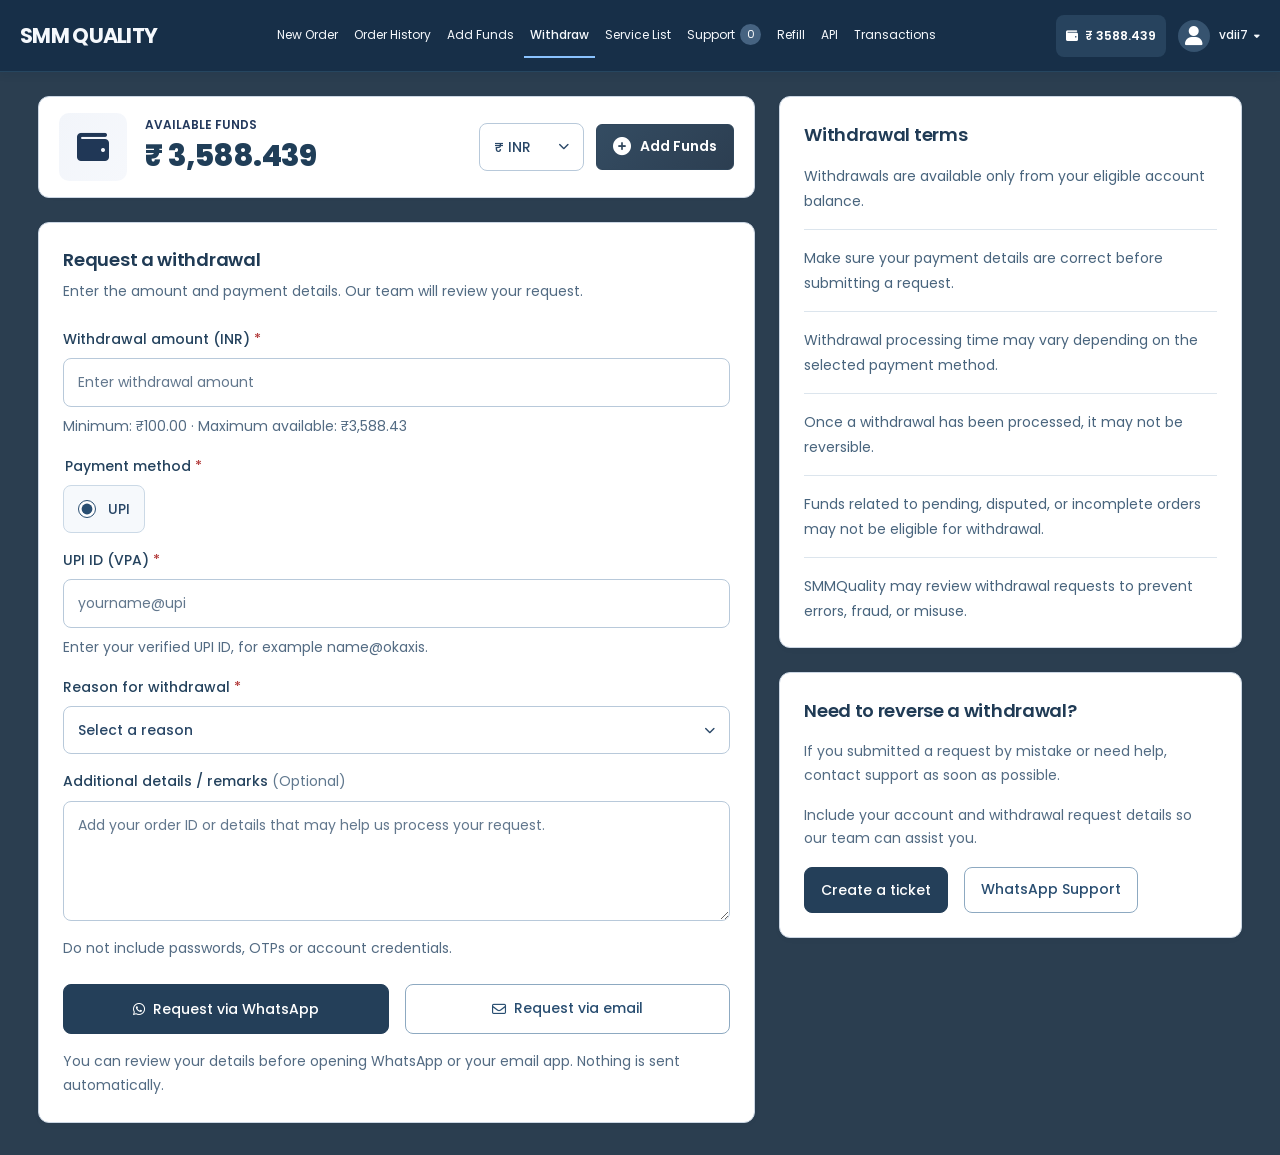
<file: withdrawfunds.html>
<!DOCTYPE html>
<html lang="en">

<head>
  <meta charset="UTF-8">
  <meta name="viewport" content="width=device-width, initial-scale=1.0">
  <meta name="theme-color" content="#30465b">
  <title>Withdraw Funds · SMM Quality</title>
  <link rel="preconnect" href="https://fonts.googleapis.com">
  <link rel="preconnect" href="https://fonts.gstatic.com" crossorigin>
  <link href="https://fonts.googleapis.com/css2?family=Poppins:wght@400;500;600;700&display=swap" rel="stylesheet">
  <link rel="stylesheet" href="https://cdnjs.cloudflare.com/ajax/libs/font-awesome/6.5.2/css/all.min.css">
  <style>
    :root {
      --ink: #0b142c;
      --muted: #6b7b9c;
      --line: #e3ebf4;
      --soft: #f3f6fb;
      --blue: #087bff;
      --button: #30465b;
      --radius: 11px
    }

    * {
      box-sizing: border-box
    }

    body {
      margin: 0;
      background: radial-gradient(ellipse at 50% 0, #fff 0, #f8fbfe 78%);
      color: var(--ink);
      font-family: Poppins, Arial, sans-serif;
      font-size: 15px;
      -webkit-font-smoothing: antialiased
    }

    button,
    input,
    select {
      font: inherit
    }

    button,
    a,
    input,
    select {
      -webkit-tap-highlight-color: transparent
    }

    a {
      color: inherit;
      text-decoration: none
    }

    button {
      cursor: pointer
    }

    button,
    input,
    select,
    a {
      outline-offset: 4px
    }

    button:focus-visible,
    a:focus-visible {
      outline: 3px solid #82baff
    }

    input:focus,
    select:focus {
      outline: none;
      border-color: #83b5ec;
      box-shadow: 0 0 0 3px #087bff10
    }

    button {
      transition: background .2s, transform .2s, box-shadow .2s
    }

    button:active {
      transform: translateY(1px)
    }

    [hidden] {
      display: none !important
    }

    .topbar {
      height: 65px;
      background: #ffffffed;
      border-bottom: 1px solid var(--line);
      box-shadow: 0 3px 16px #243e5c03;
      position: relative;
      z-index: 10
    }

    .header-inner {
      max-width: 1600px;
      height: 100%;
      margin: auto;
      padding: 0 3%;
      display: flex;
      align-items: center;
      gap: 39px
    }

    .brand {
      font-weight: 800;
      font-size: 25px;
      letter-spacing: -1px;
      white-space: nowrap
    }

    .nav {
      display: flex;
      align-items: center;
      gap: 3px
    }

    .nav-link {
      border: 0;
      background: none;
      padding: 13px 14px;
      font-size: 13px;
      font-weight: 500;
      color: #354a6e;
      white-space: nowrap;
      border-radius: 8px;
      transition: background .2s, color .2s
    }

    .nav-link:hover {
      background: var(--soft);
      color: var(--ink)
    }

    .nav-link.active {
      background: #eff3f9;
      color: var(--ink);
      font-weight: 650
    }

    .badge {
      display: inline-grid;
      place-items: center;
      background: #596b8b;
      color: #fff;
      border-radius: 50%;
      width: 21px;
      height: 21px;
      font-size: 12px;
      margin-left: 5px
    }

    .header-tools {
      margin-left: auto;
      display: flex;
      align-items: center;
      gap: 23px
    }

    .plain-button {
      border: 0;
      background: transparent;
      padding: 8px 0;
      display: flex;
      align-items: center;
      gap: 8px;
      color: #30466c;
      font-size: 13px;
      white-space: nowrap
    }

    .chevron {
      font-size: 9px
    }

    .balance-chip {
      background: #f5f8fb;
      padding: 10px 15px;
      border-radius: 8px;
      font-weight: 750;
      white-space: nowrap;
      font-size: 16px;
      display: flex;
      gap: 10px;
      align-items: center
    }

    .avatar {
      display: grid;
      place-items: center;
      width: 38px;
      height: 38px;
      border-radius: 50%;
      background: var(--ink);
      color: white;
      font-size: 24px;
      margin-right: 5px;
      box-shadow: 0 0 0 4px #f7f9fc
    }

    .dropdown {
      position: relative
    }

    .dropdown-menu {
      position: absolute;
      right: 0;
      top: calc(100% + 12px);
      min-width: 180px;
      padding: 7px;
      background: white;
      border: 1px solid var(--line);
      box-shadow: 0 12px 40px #23365118;
      border-radius: 10px
    }

    .dropdown-menu button {
      width: 100%;
      text-align: left;
      border: 0;
      background: white;
      padding: 11px;
      border-radius: 6px;
      color: #354a6e;
      font-size: 13px
    }

    .dropdown-menu button:hover {
      background: var(--soft)
    }

    .mobile-toggle {
      display: none;
      border: 1px solid var(--line);
      background: var(--soft);
      border-radius: 7px;
      width: 39px;
      height: 39px;
      color: var(--ink)
    }

    .page {
      max-width: 1600px;
      margin: 0 auto;
      padding: 23px 3% 26px
    }

    .dashboard {
      display: grid;
      grid-template-columns: minmax(0, 1.53fr) minmax(0, 1fr);
      align-items: start;
      gap: 17px
    }

    .left-column {
      display: grid;
      gap: 14px
    }

    .card {
      border: 1px solid var(--line);
      border-radius: var(--radius);
      background: #ffffffc9;
      box-shadow: 0 3px 16px #354c7402
    }

    .funds {
      display: flex;
      align-items: center;
      gap: 24px;
      padding: 26px 25px;
      min-height: 141px
    }

    .wallet-art {
      flex: 0 0 105px;
      height: 92px;
      border-radius: 10px;
      background: linear-gradient(120deg, #f2f5fa, #f6f8fc);
      display: grid;
      place-items: center;
      font-size: 45px
    }

    .funds-copy {
      flex: 1;
      min-width: 0
    }

    .eyebrow {
      font-size: 14px;
      font-weight: 600;
      margin: 0 0 5px;
      color: #23395d
    }

    .funds-value {
      font-size: 38px;
      font-weight: 750;
      line-height: 1.15;
      letter-spacing: -.9px;
      margin: 0 0 5px;
      white-space: nowrap
    }

    .funds-copy small {
      font-size: 14px;
      line-height: 1.5;
      color: var(--muted);
      display: block
    }

    .primary {
      border: 1px solid #30465b;
      background: linear-gradient(135deg, #344c62, #2c3e51);
      color: white;
      border-radius: 6px;
      font-weight: 600;
      box-shadow: inset 0 1px 3px #ffffff14, 0 2px 3px #16324b08
    }

    .primary:hover {
      background: linear-gradient(135deg, #405f7a, #314c65);
      box-shadow: 0 5px 15px #233e5a20
    }

    .add-funds {
      display: flex;
      gap: 15px;
      align-items: center;
      padding: 16px 20px;
      white-space: nowrap;
      font-size: 17px
    }

    .add-funds i {
      font-size: 23px
    }

    .order-card {
      padding: 16px 25px 15px
    }

    .search-box {
      display: flex;
      align-items: center;
      border: 1px solid #d4deeb;
      border-radius: 6px;
      height: 46px;
      margin-bottom: 21px;
      transition: box-shadow .2s, border-color .2s
    }

    .search-box:focus-within {
      border-color: #83b5ec;
      box-shadow: 0 0 0 3px #087bff10
    }

    .search-icon {
      width: 48px;
      flex-shrink: 0;
      display: grid;
      place-items: center;
      font-size: 19px;
      height: 100%;
      border-right: 1px solid var(--line);
      color: #203756
    }

    .search-box input {
      width: 100%;
      min-width: 0;
      border: 0;
      background: none;
      padding: 12px;
      color: var(--ink);
      outline: none;
      box-shadow: none
    }

    .search-box input:focus {
      box-shadow: none
    }

    .search-box span {
      white-space: nowrap;
      padding-right: 12px;
      color: var(--muted);
      font-size: 11.5px
    }

    input::placeholder {
      color: var(--muted);
      opacity: 1
    }

    .field-row {
      display: grid;
      grid-template-columns: 34px minmax(0, 1fr);
      gap: 15px;
      margin-bottom: 17px
    }

    .field-icon {
      font-size: 23px;
      padding-top: 1px;
      text-align: left
    }

    .field label,
    .field-label {
      display: block;
      font-size: 15px;
      font-weight: 600;
      margin: 0 0 7px;
      letter-spacing: -.3px
    }

    .control {
      width: 100%;
      height: 40px;
      border: 1px solid #d4deeb;
      border-radius: 6px;
      background: #fff;
      color: var(--ink);
      padding: 8px 14px;
      transition: border .2s, box-shadow .2s
    }

    .select-wrap {
      position: relative
    }

    .select-wrap select {
      appearance: none;
      padding-right: 36px;
      cursor: pointer;
      font-size: 14px
    }

    .select-wrap>i {
      position: absolute;
      right: 14px;
      top: 15px;
      pointer-events: none;
      font-size: 12px
    }

    .description {
      display: grid;
      grid-template-columns: 41px 1fr;
      gap: 15px;
      background: linear-gradient(120deg, #f3f6fb, #f5f7fc);
      border-radius: 7px;
      padding: 12px 25px 13px;
      margin: -2px 0 14px;
      min-height: 139px
    }

    .description>i {
      font-size: 27px;
      padding-top: 3px
    }

    .description h2 {
      font-size: 16px;
      margin: 0 0 7px;
      font-weight: 650;
      letter-spacing: -.3px
    }

    .description p {
      color: var(--muted);
      line-height: 1.48;
      margin: 0;
      font-size: 14px
    }

    .description .check-line {
      margin-top: 5px;
      display: flex;
      gap: 7px;
      align-items: center
    }

    .check-line i {
      color: var(--button);
      font-size: 19px
    }

    .quantity-line {
      display: grid;
      grid-template-columns: minmax(0, 1.3fr) minmax(0, 1fr);
      gap: 29px
    }

    .quantity-line .field-row {
      margin-bottom: 12px
    }

    .drip-control {
      display: flex;
      align-items: flex-start;
      gap: 18px;
      padding-top: 1px
    }

    .drip-control>i {
      font-size: 23px
    }

    .drip-copy {
      flex: 1
    }

    .drip-copy label {
      font-size: 16px;
      font-weight: 600;
      display: block;
      margin-bottom: 5px;
      cursor: pointer
    }

    .drip-copy small {
      font-size: 14px;
      white-space: nowrap;
      color: var(--muted)
    }

    .switch {
      position: relative;
      width: 56px;
      height: 29px;
      flex: 0 0 56px;
      display: block;
      cursor: pointer
    }

    .switch input {
      position: absolute;
      inset: 0;
      opacity: 0;
      cursor: pointer;
      margin: 0;
      z-index: 1
    }

    .switch-track {
      position: absolute;
      inset: 0;
      border-radius: 20px;
      background: #c4cddd;
      transition: background .25s;
      box-shadow: inset 0 2px 4px #283c4e06
    }

    .switch-track:before {
      content: "";
      position: absolute;
      left: 4px;
      top: 4px;
      width: 21px;
      height: 21px;
      background: white;
      border-radius: 50%;
      box-shadow: 0 1px 4px #263b5f20;
      transition: transform .25s
    }

    .switch input:checked+.switch-track {
      background: var(--button)
    }

    .switch input:checked+.switch-track:before {
      transform: translateX(27px)
    }

    .switch input:focus-visible+.switch-track {
      outline: 3px solid #82baff;
      outline-offset: 3px
    }

    .drip-fields {
      margin: 0 0 16px 49px;
      display: grid;
      grid-template-columns: 1fr 1fr;
      gap: 15px;
      padding: 15px;
      background: var(--soft);
      border-radius: 7px
    }

    .drip-fields small {
      grid-column: 1/-1;
      color: var(--muted);
      line-height: 1.5
    }

    .charge-row {
      margin-bottom: 8px
    }

    .charge-input {
      display: flex;
      background: #f7f9fc;
      border: 1px solid #d4deeb;
      border-radius: 6px;
      height: 37px;
      overflow: hidden
    }

    .charge-input span {
      padding: 7px 18px;
      border-right: 1px solid var(--line);
      font-weight: 600
    }

    .charge-input input {
      background: none;
      border: 0;
      width: 100%;
      padding: 8px 13px;
      color: var(--ink);
      box-shadow: none
    }

    .place-order {
      width: 100%;
      min-height: 44px;
      font-size: 18px
    }

    .preview-note {
      margin: 10px 0 0;
      color: var(--muted);
      font-size: 12px;
      text-align: center;
      line-height: 1.5
    }

    .no-services {
      font-size: 13px;
      color: #9b4c2d;
      margin: 7px 0 0
    }

    .updates {
      padding: 24px 22px 18px
    }

    .updates-heading {
      display: flex;
      align-items: center;
      gap: 19px;
      margin: 0 4px 22px
    }

    .updates-heading>i {
      font-size: 31px
    }

    .updates-heading h1 {
      font-size: 21px;
      letter-spacing: -.7px;
      margin: 0;
      font-weight: 750
    }

    .text-button {
      border: 0;
      background: none;
      color: var(--blue);
      font-weight: 600;
      padding: 6px 0;
      font-size: 15px;
      margin-left: auto;
      white-space: nowrap
    }

    .text-button:hover {
      color: #0059bd
    }

    .update-list {
      display: grid;
      gap: 9px
    }

    .update {
      border: 1px solid var(--line);
      border-radius: 8px;
      padding: 19px 20px 18px;
      transition: background .2s, border-color .2s
    }

    .update:hover {
      background: #f9fbff;
      border-color: #ccddef
    }

    .update-title {
      display: flex;
      gap: 14px;
      justify-content: space-between;
      align-items: baseline;
      margin-bottom: 8px
    }

    .update h2 {
      font-size: 15px;
      font-weight: 650;
      letter-spacing: -.35px;
      margin: 0
    }

    .update time {
      color: #7586a8;
      font-size: 13px;
      white-space: nowrap
    }

    .update p {
      font-size: 15.5px;
      line-height: 1.4;
      margin: 0;
      color: var(--muted)
    }

    .support {
      margin-top: 14px;
      padding: 17px 20px;
      display: flex;
      justify-content: center;
      align-items: center;
      gap: 22px;
      min-height: 61px;
      text-align: center;
      font-size: 15px;
      font-weight: 600;
      color: #30466d
    }

    .support>i {
      font-size: 27px;
      color: var(--ink)
    }

    .support button {
      border: 0;
      background: none;
      color: var(--blue);
      padding: 0;
      font-weight: 600;
      font-size: inherit
    }

    .support button:hover {
      text-decoration: underline
    }

    .toast {
      position: fixed;
      bottom: 25px;
      left: 50%;
      transform: translate(-50%, 15px);
      opacity: 0;
      pointer-events: none;
      z-index: 50;
      max-width: calc(100% - 32px);
      width: max-content;
      background: #14283e;
      color: #fff;
      border: 1px solid #ffffff18;
      border-radius: 10px;
      padding: 14px 20px;
      box-shadow: 0 8px 35px #10243825;
      font-size: 14px;
      line-height: 1.5;
      transition: opacity .25s, transform .25s
    }

    .toast.show {
      opacity: 1;
      transform: translate(-50%, 0)
    }

    dialog {
      width: min(480px, calc(100% - 32px));
      border: 1px solid var(--line);
      border-radius: 15px;
      padding: 27px;
      color: var(--ink);
      box-shadow: 0 24px 90px #15283a25
    }

    dialog::backdrop {
      background: #10213755;
      backdrop-filter: blur(4px)
    }

    .dialog-head {
      display: flex;
      justify-content: space-between;
      align-items: center;
      gap: 15px
    }

    .dialog-head h2 {
      margin: 0;
      font-size: 22px;
      letter-spacing: -.6px
    }

    .close-dialog {
      border: 0;
      background: var(--soft);
      width: 32px;
      height: 32px;
      border-radius: 50%;
      color: var(--ink)
    }

    dialog p {
      color: var(--muted);
      line-height: 1.6
    }

    dialog dl {
      display: grid;
      grid-template-columns: 100px 1fr;
      gap: 13px;
      font-size: 14px
    }

    dialog dt {
      color: var(--muted)
    }

    dialog dd {
      margin: 0;
      overflow-wrap: anywhere
    }

    dialog .primary {
      padding: 12px 20px;
      width: 100%;
      margin-top: 10px
    }

    .dialog-tag {
      display: inline-block;
      background: #edf5ff;
      color: #2367ac;
      font-size: 12px;
      font-weight: 600;
      border-radius: 5px;
      padding: 5px 8px;
      margin-bottom: 15px
    }

    @media(min-width:1500px) {
      .header-inner {
        gap: 40px
      }

      .nav-link {
        padding: 13px 14px
      }

      .page {
        padding-top: 23px
      }

      .funds {
        min-height: 141px
      }

      .order-card {
        padding-top: 16px
      }

      .dashboard {
        gap: 17px
      }
    }

    @media(max-width:1350px) {
      .header-inner {
        gap: 22px
      }

      .nav-link {
        padding: 12px 8px;
        font-size: 12px
      }

      .header-tools {
        gap: 15px
      }

      .brand {
        font-size: 23px
      }

      .funds {
        gap: 18px;
        padding: 24px 20px
      }

      .wallet-art {
        flex-basis: 80px;
        height: 82px;
        font-size: 38px
      }

      .funds-value {
        font-size: 32px
      }

      .add-funds {
        padding: 15px;
        font-size: 15px;
        gap: 9px
      }

      .funds-copy small {
        font-size: 12px
      }

      .order-card {
        padding-left: 20px;
        padding-right: 20px
      }

      .search-box span {
        font-size: 10px
      }

      .quantity-line {
        gap: 19px;
        grid-template-columns: 1.15fr 1fr
      }

      .drip-control {
        gap: 12px
      }

      .drip-copy small {
        font-size: 12px
      }

      .update {
        padding: 18px 17px
      }

      .update h2 {
        font-size: 14px
      }

      .update p {
        font-size: 14px
      }

      .update time {
        font-size: 11px
      }

      .updates {
        padding: 23px 18px 18px
      }

      .updates-heading {
        gap: 15px
      }

      .updates-heading h1 {
        font-size: 20px
      }
    }

    @media(max-width:1120px) {
      .header-inner {
        gap: 20px
      }

      .nav-link {
        padding: 12px 7px
      }

      .header-tools {
        gap: 15px
      }

      .currency-dropdown {
        display: none
      }

      .balance-chip {
        font-size: 13px;
        padding: 10px
      }

      .brand {
        font-size: 21px
      }

      .user-name {
        display: none
      }

      .header-tools .plain-button {
        gap: 0
      }

      .dashboard {
        grid-template-columns: minmax(0, 1.45fr) minmax(0, 1fr)
      }

      .funds {
        flex-wrap: wrap;
        gap: 15px
      }

      .funds-copy {
        min-width: 200px
      }

      .add-funds {
        width: 100%;
        justify-content: center;
        padding: 11px
      }

      .wallet-art {
        height: 72px;
        flex-basis: 75px
      }

      .search-box span {
        display: none
      }

      .quantity-line {
        grid-template-columns: 1fr;
        gap: 0
      }

      .drip-control {
        padding: 0 0 15px 0;
        margin-left: 49px
      }

      .drip-copy small {
        font-size: 13px
      }

      .switch {
        margin-left: auto
      }

      .updates-heading {
        gap: 12px
      }

      .updates-heading h1 {
        font-size: 18px
      }

      .updates-heading>i {
        font-size: 26px
      }

      .text-button {
        font-size: 13px
      }

      .update-title {
        flex-wrap: wrap;
        gap: 5px
      }

      .update time {
        font-size: 11px
      }

      .update p {
        font-size: 14px
      }

      .description {
        padding-left: 16px;
        gap: 8px
      }

      .description p {
        font-size: 13px
      }
    }

    @media(max-width:900px) {
      .topbar {
        height: 66px
      }

      .header-inner {
        padding: 0 4%;
        gap: 15px
      }

      .mobile-toggle {
        display: block
      }

      .brand {
        font-size: 23px
      }

      .header-tools {
        gap: 17px
      }

      .nav {
        display: none;
        position: absolute;
        top: 65px;
        left: 0;
        right: 0;
        background: white;
        padding: 12px 4% 18px;
        border-bottom: 1px solid var(--line);
        box-shadow: 0 15px 20px #2039570b;
        grid-template-columns: repeat(4, 1fr);
        gap: 6px
      }

      .nav.open {
        display: grid
      }

      .nav-link {
        padding: 13px 9px;
        text-align: center;
        font-size: 13px
      }

      .balance-chip {
        font-size: 14px
      }

      .user-name {
        display: inline
      }

      .header-tools .plain-button {
        gap: 7px
      }

      .page {
        padding: 20px 4%
      }

      .dashboard {
        grid-template-columns: 1fr
      }

      .funds {
        flex-wrap: nowrap;
        padding: 22px
      }

      .funds-copy {
        min-width: 0
      }

      .funds-copy small {
        font-size: 13px
      }

      .add-funds {
        width: auto;
        padding: 15px 19px
      }

      .wallet-art {
        height: 82px;
        flex-basis: 90px
      }

      .order-card {
        padding: 20px 24px
      }

      .quantity-line {
        grid-template-columns: 1.2fr 1fr;
        gap: 25px
      }

      .drip-control {
        margin-left: 0;
        padding-top: 1px
      }

      .description p {
        font-size: 14px
      }

      .description {
        padding-left: 24px;
        gap: 15px
      }

      .updates {
        padding: 22px 24px
      }

      .updates-heading h1 {
        font-size: 21px
      }

      .update-title {
        flex-wrap: nowrap
      }

      .update h2 {
        font-size: 15px
      }

      .update time {
        font-size: 12px
      }

      .update p {
        font-size: 15px
      }

      .update-list {
        grid-template-columns: 1fr 1fr;
        gap: 12px
      }

      .update:last-child {
        grid-column: 1/-1
      }

      .update {
        padding: 18px
      }

      .support {
        font-size: 13px;
        gap: 15px
      }

      .currency-dropdown {
        display: block
      }
    }

    @media(max-width:600px) {
      .header-inner {
        gap: 12px
      }

      .brand {
        font-size: 20px;
        letter-spacing: -.8px
      }

      .header-tools {
        gap: 12px
      }

      .avatar {
        height: 32px;
        width: 32px;
        font-size: 20px;
        margin: 0
      }

      .user-name,
      .user-chevron,
      .currency-dropdown {
        display: none
      }

      .balance-chip {
        font-size: 12px;
        gap: 6px;
        padding: 9px 8px
      }

      .balance-chip i {
        display: none
      }

      .mobile-toggle {
        width: 33px;
        height: 33px
      }

      .nav {
        grid-template-columns: repeat(2, 1fr)
      }

      .page {
        padding: 15px 4% 20px
      }

      .left-column {
        gap: 12px
      }

      .dashboard {
        gap: 14px
      }

      .funds {
        padding: 18px;
        gap: 15px;
        flex-wrap: wrap
      }

      .wallet-art {
        height: 69px;
        flex-basis: 69px;
        font-size: 33px
      }

      .funds-value {
        font-size: 30px;
        letter-spacing: -1px
      }

      .eyebrow {
        font-size: 11px;
        letter-spacing: .3px
      }

      .funds-copy small {
        font-size: 12px;
        line-height: 1.6
      }

      .add-funds {
        width: 100%;
        padding: 11px;
        font-size: 14px
      }

      .add-funds i {
        font-size: 18px
      }

      .order-card {
        padding: 16px
      }

      .search-box {
        margin-bottom: 21px
      }

      .search-box input {
        font-size: 13px
      }

      .search-icon {
        width: 41px;
        font-size: 17px
      }

      .field-row {
        grid-template-columns: 23px 1fr;
        gap: 12px;
        margin-bottom: 17px
      }

      .field-icon {
        font-size: 20px;
        padding-top: 2px
      }

      .field label,
      .field-label {
        font-size: 13px;
        margin-bottom: 8px
      }

      .control {
        height: 43px;
        font-size: 13px;
        padding-left: 11px
      }

      .select-wrap select {
        font-size: 12px
      }

      .select-wrap>i {
        top: 16px;
        right: 11px
      }

      .description {
        grid-template-columns: 23px 1fr;
        padding: 15px 12px;
        gap: 12px;
        margin-bottom: 17px
      }

      .description>i {
        font-size: 23px
      }

      .description h2 {
        font-size: 14px
      }

      .description p {
        font-size: 12px;
        line-height: 1.65
      }

      .description .check-line {
        align-items: flex-start
      }

      .check-line i {
        font-size: 16px;
        margin-top: 2px
      }

      .quantity-line {
        grid-template-columns: 1fr;
        gap: 0
      }

      .drip-control {
        margin-left: 35px;
        gap: 12px;
        padding: 0 0 19px
      }

      .drip-control>i {
        font-size: 21px
      }

      .drip-copy label {
        font-size: 14px
      }

      .drip-copy small {
        font-size: 12px
      }

      .drip-fields {
        margin-left: 35px;
        padding: 12px;
        gap: 10px;
        grid-template-columns: 1fr
      }

      .drip-fields label {
        font-size: 12px
      }

      .charge-row {
        margin-bottom: 12px
      }

      .charge-input {
        height: 40px
      }

      .place-order {
        min-height: 44px;
        font-size: 15px
      }

      .updates {
        padding: 20px 16px 16px
      }

      .updates-heading {
        margin: 0 2px 18px;
        gap: 13px
      }

      .updates-heading h1 {
        font-size: 19px
      }

      .updates-heading>i {
        font-size: 26px
      }

      .text-button {
        font-size: 13px
      }

      .update-list {
        grid-template-columns: 1fr;
        gap: 10px
      }

      .update {
        padding: 17px 15px
      }

      .update h2 {
        font-size: 13px
      }

      .update time {
        font-size: 10px
      }

      .update p {
        font-size: 13px;
        line-height: 1.6
      }

      .support {
        padding: 16px 17px;
        align-items: center;
        gap: 13px;
        font-size: 12px;
        line-height: 1.7
      }

      .support>i {
        font-size: 23px;
        flex-shrink: 0
      }

      .preview-note {
        font-size: 11px
      }

      .toast {
        font-size: 12px;
        bottom: 16px
      }
    }

    /* Shared header: reuse this markup, styling, and menu behavior on every new page. */
    .header-inner {
      width: 100%;
      min-width: 0;
      gap: clamp(16px, 2vw, 32px)
    }

    .brand,
    .header-tools,
    .mobile-toggle {
      flex-shrink: 0
    }

    .nav {
      min-width: 0;
      flex-shrink: 0
    }

    .header-tools {
      gap: clamp(12px, 1.4vw, 23px)
    }

    .left-column,
    .card,
    .field,
    .select-wrap,
    .description>div,
    .drip-copy {
      min-width: 0
    }

    .control {
      min-width: 0;
      max-width: 100%
    }

    .charge-input input {
      min-width: 0
    }

    .drip-copy small {
      white-space: normal
    }

    @media(min-width:1241px) and (max-width:1450px) {
      .header-inner {
        gap: 16px
      }

      .brand {
        font-size: 23px
      }

      .nav {
        gap: 2px
      }

      .nav-link {
        padding: 12px 9px;
        font-size: 12px
      }

      .header-tools {
        gap: 14px
      }

      .balance-chip {
        font-size: 14px;
        padding: 10px 12px
      }

      .avatar {
        width: 34px;
        height: 34px;
        font-size: 22px;
        margin-right: 0
      }
    }

    @media(min-width:901px) and (max-width:1240px) {
      .topbar {
        height: 66px
      }

      .mobile-toggle {
        display: block
      }

      .header-inner {
        gap: 18px
      }

      .header-tools {
        gap: 20px
      }

      .currency-dropdown {
        display: block
      }

      .user-name {
        display: inline
      }

      .header-tools .plain-button {
        gap: 8px
      }

      .nav {
        display: none;
        position: absolute;
        top: 65px;
        left: 0;
        right: 0;
        background: white;
        padding: 12px 3% 18px;
        border-bottom: 1px solid var(--line);
        box-shadow: 0 15px 20px #2039570b;
        grid-template-columns: repeat(4, minmax(0, 1fr));
        gap: 6px
      }

      .nav.open {
        display: grid
      }

      .nav-link {
        padding: 13px 9px;
        text-align: center;
        font-size: 13px
      }
    }

    .primary:disabled {
      opacity: .5;
      cursor: not-allowed;
      box-shadow: none
    }

    @media(max-width:380px) {
      .header-inner {
        gap: 8px
      }

      .brand {
        font-size: 17px
      }

      .header-tools {
        gap: 8px
      }

      .balance-chip {
        font-size: 11px;
        padding: 8px 6px
      }

      .avatar {
        width: 28px;
        height: 28px;
        font-size: 17px
      }

      .mobile-toggle {
        width: 30px;
        height: 32px
      }

      .funds-value {
        font-size: 26px
      }

      .wallet-art {
        flex-basis: 55px;
        height: 60px;
        font-size: 29px
      }

      .funds {
        gap: 11px
      }

      .update-title {
        gap: 8px
      }

      .update h2 {
        font-size: 12px
      }

      .update time {
        font-size: 9px
      }
    }

    @media(prefers-reduced-motion:no-preference) {
      .card {
        animation: arrive .45s ease both
      }

      .updates {
        animation-delay: .08s
      }

      .support {
        animation-delay: .12s
      }

      @keyframes arrive {
        from {
          opacity: 0;
          transform: translateY(8px)
        }

        to {
          opacity: 1;
          transform: translateY(0)
        }
      }
    }

    @media(prefers-reduced-motion:reduce) {

      *,
      *:before,
      *:after {
        animation: none !important;
        transition: none !important;
        scroll-behavior: auto !important
      }
    }

    /* API documentation page. Header is identical to the other dashboard pages. */
    html {
      scroll-behavior: smooth;
      scroll-padding-top: 24px
    }

    .api-layout {
      display: grid;
      grid-template-columns: 230px minmax(0, 1fr) 275px;
      gap: 24px;
      align-items: start
    }

    .api-navigation {
      padding: 20px 16px;
      position: sticky;
      top: 24px
    }

    .api-nav {
      display: grid;
      gap: 5px
    }

    .api-nav a {
      display: flex;
      gap: 16px;
      align-items: center;
      padding: 13px 14px;
      border-radius: 6px;
      font-size: 13px;
      font-weight: 550;
      color: #3e5374;
      transition: background .2s, color .2s
    }

    .api-nav a i {
      width: 17px;
      text-align: center;
      font-size: 16px
    }

    .api-nav a:hover {
      background: #f2f6fc
    }

    .api-nav a.active {
      background: linear-gradient(110deg, #e5f0ff, #edf5ff);
      color: #173a66;
      font-weight: 650
    }

    .api-main {
      min-width: 0;
      display: grid;
      gap: 15px
    }

    .api-title {
      display: flex;
      gap: 19px;
      align-items: center;
      padding: 23px 20px
    }

    .code-icon {
      display: grid;
      place-items: center;
      width: 51px;
      height: 51px;
      flex: 0 0 51px;
      background: linear-gradient(135deg, #e4efff, #edf5ff);
      border-radius: 8px;
      font-size: 27px
    }

    .api-title h1 {
      font-size: 22px;
      letter-spacing: -.65px;
      margin: 0 0 7px;
      font-weight: 750
    }

    .api-title p {
      margin: 0;
      font-size: 13px;
      line-height: 1.6;
      color: var(--muted)
    }

    .overview-card {
      padding: 20px
    }

    .overview-card h2 {
      font-size: 17px;
      margin: 0 0 14px;
      display: flex;
      align-items: center;
      gap: 9px;
      letter-spacing: -.4px
    }

    .api-table {
      width: 100%;
      border-collapse: separate;
      border-spacing: 0;
      font-size: 12px;
      line-height: 1.5;
      border: 1px solid var(--line);
      border-radius: 3px;
      overflow: hidden;
      table-layout: fixed
    }

    .api-table th,
    .api-table td {
      padding: 7px 9px;
      text-align: left;
      vertical-align: top;
      overflow-wrap: anywhere
    }

    .api-table th {
      font-weight: 650;
      color: #263d5b;
      background: #f3f6f9
    }

    .api-table td {
      color: #526582
    }

    .api-table tr+tr>* {
      border-top: 1px solid var(--line)
    }

    .api-table thead+tbody tr:first-child>* {
      border-top: 1px solid var(--line)
    }

    .api-table tr>*+* {
      border-left: 1px solid var(--line)
    }

    .api-table th:first-child,
    .api-table td:first-child {
      width: 48%
    }

    .overview-table th {
      width: 41% !important;
      font-size: 12px
    }

    .overview-table td {
      width: 59%;
      font-size: 12px
    }

    .endpoint {
      display: grid;
      grid-template-columns: 43px minmax(0, 1fr);
      gap: 17px;
      padding: 17px 18px;
      scroll-margin-top: 24px
    }

    .section-number {
      width: 39px;
      height: 39px;
      border-radius: 50%;
      background: linear-gradient(130deg, #e2efff, #ecf4ff);
      display: grid;
      place-items: center;
      color: #084f9e;
      font-size: 19px;
      font-weight: 700
    }

    .endpoint-content {
      min-width: 0
    }

    .endpoint h2 {
      font-size: 17px;
      margin: 3px 0 12px;
      letter-spacing: -.4px;
      font-weight: 750
    }

    .example {
      margin-top: 13px
    }

    .example h3 {
      font-size: 12px;
      font-weight: 600;
      color: #354c6b;
      margin: 0 0 6px
    }

    .code-block {
      position: relative;
      border-radius: 5px;
      background: linear-gradient(110deg, #f3f6f9, #f5f8fa);
      overflow: hidden
    }

    .code-block pre {
      margin: 0;
      padding: 14px 43px 14px 14px;
      overflow-x: auto;
      tab-size: 2;
      color: #2b5f9e;
      line-height: 1.55;
      font-size: 11px;
      font-family: Consolas, 'Courier New', monospace
    }

    .code-block code {
      font: inherit
    }

    .json-key {
      color: #c9447a
    }

    .json-string {
      color: #238564
    }

    .json-number {
      color: #176199
    }

    .copy-code {
      position: absolute;
      top: 9px;
      right: 7px;
      width: 29px;
      height: 29px;
      border: 0;
      border-radius: 5px;
      color: #405777;
      background: #f4f7fa;
      font-size: 14px;
      display: grid;
      place-items: center
    }

    .copy-code:hover {
      background: #e2ecf8;
      color: #087bff
    }

    .api-sidebar {
      position: sticky;
      top: 24px;
      display: grid;
      gap: 18px;
      min-width: 0
    }

    .help-panel,
    .quick-links-panel {
      padding: 21px 19px
    }

    .aside-heading {
      display: flex;
      align-items: center;
      gap: 14px;
      margin: 0 0 11px;
      font-size: 15px;
      font-weight: 750;
      letter-spacing: -.4px
    }

    .aside-heading i {
      font-size: 21px;
      width: 23px;
      text-align: center
    }

    .help-panel p {
      font-size: 12px;
      color: var(--muted);
      line-height: 1.8;
      margin: 0 0 15px 37px
    }

    .contact-api {
      display: block;
      text-align: center;
      border: 1px solid #506d94;
      border-radius: 5px;
      margin-left: 37px;
      padding: 9px 8px;
      color: #334e70;
      font-weight: 600;
      font-size: 11px;
      transition: background .2s
    }

    .contact-api:hover {
      background: #eef5ff
    }

    .quick-links {
      display: grid
    }

    .quick-links>a,
    .quick-links>button {
      display: flex;
      gap: 16px;
      align-items: center;
      padding: 13px 5px;
      text-align: left;
      border: 0;
      background: none;
      font-size: 12px;
      font-weight: 500;
      color: #3d5474
    }

    .quick-links>*+* {
      border-top: 1px solid var(--line) !important
    }

    .quick-links i {
      font-size: 13px;
      width: 18px;
      color: #6f91bb;
      text-align: center
    }

    .quick-links>a:hover,
    .quick-links>button:hover {
      color: #087bff;
      background: #f7faff
    }

    .api-key {
      font-family: Consolas, 'Courier New', monospace;
      font-size: 11px !important;
      color: #2c4668 !important
    }

    .api-title,
    .api-navigation,
    .api-sidebar .card,
    .endpoint,
    .overview-card {
      animation: none
    }

    .key-preview {
      background: var(--soft);
      border: 1px solid var(--line);
      border-radius: 7px;
      display: flex;
      align-items: center;
      gap: 12px;
      padding: 12px;
      margin-top: 15px
    }

    .key-preview code {
      font-size: 13px;
      min-width: 0;
      overflow-wrap: anywhere;
      flex: 1
    }

    .key-preview button {
      border: 0;
      background: white;
      color: #304c70;
      border-radius: 5px;
      padding: 9px
    }

    .dialog-caption {
      font-size: 12px !important
    }

    @media(min-width:1450px) {
      .api-layout {
        grid-template-columns: 260px minmax(0, 1fr) 310px
      }

      .api-table {
        font-size: 13px
      }

      .api-table td,
      .api-table th {
        padding: 8px 10px
      }

      .code-block pre {
        font-size: 12px
      }

      .api-title h1 {
        font-size: 23px
      }

      .api-title p {
        font-size: 14px
      }

      .api-nav a {
        font-size: 14px
      }

      .aside-heading {
        font-size: 17px
      }

      .help-panel p {
        font-size: 13px
      }

      .quick-links>a,
      .quick-links>button {
        font-size: 13px
      }

      .contact-api {
        font-size: 12px
      }
    }

    @media(max-width:1200px) {
      .api-layout {
        grid-template-columns: 190px minmax(0, 1fr) 220px;
        gap: 17px
      }

      .api-navigation {
        padding: 17px 11px
      }

      .api-nav a {
        font-size: 11px;
        gap: 12px;
        padding: 12px 10px
      }

      .api-title {
        gap: 15px;
        padding: 20px 16px
      }

      .api-title h1 {
        font-size: 20px
      }

      .api-title p {
        font-size: 12px
      }

      .help-panel,
      .quick-links-panel {
        padding: 18px 15px
      }

      .help-panel p {
        margin-left: 0;
        font-size: 11px
      }

      .contact-api {
        margin-left: 0
      }

      .aside-heading {
        font-size: 14px;
        gap: 10px
      }

      .quick-links>a,
      .quick-links>button {
        font-size: 11px;
        gap: 11px
      }

      .endpoint {
        gap: 12px;
        padding: 16px 14px;
        grid-template-columns: 34px minmax(0, 1fr)
      }

      .section-number {
        height: 33px;
        width: 33px;
        font-size: 16px
      }

      .overview-card {
        padding: 17px
      }

      .api-table {
        font-size: 11px
      }

      .api-table th,
      .api-table td {
        padding: 6px 8px
      }

      .overview-table td,
      .overview-table th {
        font-size: 11px
      }

      .api-key {
        font-size: 10px !important
      }
    }

    @media(max-width:1000px) {
      .api-layout {
        grid-template-columns: 180px minmax(0, 1fr)
      }

      .api-sidebar {
        position: static;
        grid-column: 2;
        grid-template-columns: 1fr 1fr;
        gap: 15px
      }

      .api-navigation {
        grid-column: 1;
        grid-row: 1/span 2
      }

      .api-main {
        grid-column: 2
      }

      .api-title p {
        font-size: 12px
      }

      .api-table {
        font-size: 12px
      }

      .overview-table td,
      .overview-table th {
        font-size: 12px
      }

      .help-panel p {
        font-size: 12px
      }

      .endpoint h2 {
        font-size: 17px
      }

      .api-nav a {
        font-size: 12px
      }
    }

    @media(max-width:700px) {
      .api-layout {
        grid-template-columns: minmax(0, 1fr);
        gap: 15px
      }

      .api-navigation {
        position: static;
        grid-column: 1;
        grid-row: auto;
        padding: 10px
      }

      .api-nav {
        display: flex;
        overflow-x: auto;
        gap: 5px;
        padding-bottom: 3px;
        scrollbar-width: thin
      }

      .api-nav a {
        flex: 0 0 auto;
        padding: 10px 12px;
        gap: 8px;
        font-size: 11px
      }

      .api-nav a i {
        font-size: 13px;
        width: 15px
      }

      .api-main {
        grid-column: 1;
        gap: 13px
      }

      .api-sidebar {
        grid-column: 1
      }

      .api-title {
        padding: 20px 16px;
        gap: 14px
      }

      .api-title h1 {
        font-size: 20px
      }

      .code-icon {
        width: 44px;
        height: 46px;
        flex-basis: 44px;
        font-size: 23px
      }

      .api-title p {
        font-size: 12px
      }

      .overview-card {
        padding: 17px 14px
      }

      .overview-card h2 {
        font-size: 16px
      }

      .endpoint {
        padding: 17px 13px;
        grid-template-columns: 29px minmax(0, 1fr);
        gap: 10px
      }

      .section-number {
        height: 28px;
        width: 28px;
        font-size: 14px
      }

      .endpoint h2 {
        font-size: 16px;
        margin-top: 4px
      }

      .api-table {
        font-size: 11px
      }

      .api-table th,
      .api-table td {
        padding: 7px
      }

      .overview-table td,
      .overview-table th {
        font-size: 11px
      }

      .api-key {
        font-size: 10px !important
      }

      .code-block pre {
        font-size: 10px;
        padding: 13px 38px 13px 11px;
        line-height: 1.65
      }

      .example h3 {
        font-size: 11px
      }

      .copy-code {
        width: 25px;
        height: 25px;
        font-size: 12px;
        right: 6px;
        top: 7px
      }

      .api-sidebar {
        grid-template-columns: 1fr 1fr
      }

      .aside-heading {
        font-size: 13px;
        gap: 9px
      }

      .help-panel,
      .quick-links-panel {
        padding: 17px 13px
      }

      .help-panel p {
        font-size: 11px
      }

      .contact-api {
        font-size: 10px
      }

      .quick-links>a,
      .quick-links>button {
        font-size: 10px;
        gap: 8px;
        padding: 12px 2px
      }
    }

    @media(max-width:380px) {
      .api-sidebar {
        grid-template-columns: 1fr
      }

      .api-title h1 {
        font-size: 18px
      }

      .api-title p {
        font-size: 11px
      }

      .api-table {
        font-size: 10px
      }

      .api-table th,
      .api-table td {
        padding: 6px
      }

      .overview-table td,
      .overview-table th {
        font-size: 10px
      }

      .endpoint {
        gap: 8px;
        padding: 15px 10px
      }
    }

    @media(prefers-reduced-motion:reduce) {
      html {
        scroll-behavior: auto
      }
    }

    .dropdown-menu a {
      display: block;
      width: 100%;
      text-align: left;
      background: white;
      padding: 11px;
      border-radius: 6px;
      color: #354a6e;
      font-size: 13px
    }

    .dropdown-menu a:hover {
      background: var(--soft)
    }

    /* Shared UI standards — keep identical in every standalone page. */
    :root {
      --font-ui: 'Poppins', Arial, sans-serif;
      --text-title: 24px;
      --text-section: 18px;
      --text-body: 14px;
      --text-small: 12px;
      --text-table: 12px;
      --control-height: 44px;
      --button-height: 44px;
      --button-small-height: 34px;
      --space-card: 24px;
      --space-section: 20px;
      --space-field: 16px;
      --ui-radius: 8px
    }

    body {
      font-family: var(--font-ui);
      font-size: var(--text-body);
      line-height: 1.6
    }

    button,
    input,
    select,
    textarea {
      font-family: var(--font-ui)
    }

    button,
    a,
    input,
    select,
    textarea {
      font-weight: 400
    }

    h1,
    h2,
    h3 {
      line-height: 1.35;
      font-weight: 600;
      letter-spacing: -.4px
    }

    :is(.section-intro h1, .settings-intro h1, .history-heading h1, .refill-heading h1, .orders-title h1, .catalog-title h1, .api-title h1, .funding-intro h1) {
      font-size: var(--text-title);
      font-weight: 600;
      line-height: 1.35;
      letter-spacing: -.6px;
      margin: 0 0 6px
    }

    :is(.section-intro h2, .settings-intro h2, .side-heading, .side-intro h2, .help-heading h2, .help-inline h2, .tickets-heading h2, .updates-heading h1, .category-heading h2, .aside-heading) {
      font-size: var(--text-section);
      font-weight: 600;
      line-height: 1.4;
      letter-spacing: -.4px
    }

    :is(.endpoint h2, .overview-card h2, .description h2) {
      font-size: 16px;
      font-weight: 600;
      line-height: 1.4
    }

    :is(.update h2, .steps h3, .information-item h3, .help-copy h2) {
      font-size: 14px;
      font-weight: 600;
      line-height: 1.5
    }

    :is(.section-intro p, .settings-intro p, .history-heading p, .refill-heading p, .orders-title p, .catalog-title p, .api-title p, .funding-intro p, .side-intro p, .help-inline p, .information-item p, .steps p, .update p, .description p, .help-copy p) {
      font-size: var(--text-body);
      line-height: 1.65;
      font-weight: 400
    }

    :is(.field-hint, .message-hint, .qr-caption, .local-note, .catalog-note, .order-preview-note, .preview-note, .date-filter-note, .dialog-caption) {
      font-size: var(--text-small);
      line-height: 1.6
    }

    :is(.field label, .field-label, .ticket-field>label, .settings-field>label, .payment-field label) {
      font-size: 13px;
      font-weight: 500;
      line-height: 1.5;
      margin-bottom: 8px;
      letter-spacing: 0
    }

    :is(.primary, .help-action, .secondary-action, .reset-filters, .order-reset, .view-ticket, .view-transaction, .view-refill, .reorder-button, .service-view, .contact-api, .contact-action, .api-doc-link, .service-order-link, .refill-preview-link, .clear-date) {
      font-family: var(--font-ui);
      font-weight: 500;
      line-height: 1.4;
      letter-spacing: 0;
      border-radius: var(--ui-radius);
      display: inline-flex;
      align-items: center;
      justify-content: center;
      gap: 10px;
      text-align: center;
      min-width: 0;
      vertical-align: middle
    }

    :is(.primary, .help-action, .secondary-action, .reset-filters, .order-reset, .contact-api, .service-order-link, .refill-preview-link, .clear-date) {
      height: auto;
      min-height: var(--button-height);
      padding: 11px 18px;
      font-size: 13px
    }

    :is(.place-order, .pay-button, .submit-ticket, .settings-submit) {
      width: 100%;
      min-height: 48px;
      font-size: 14px;
      padding: 12px 18px
    }

    :is(.add-funds, .whatsapp-save, .secondary-action) {
      min-height: 44px;
      font-size: 13px;
      padding: 11px 18px
    }

    .add-funds i {
      font-size: 19px
    }

    :is(.view-ticket, .view-transaction, .view-refill, .reorder-button, .service-view) {
      min-height: var(--button-small-height);
      padding: 7px 11px;
      font-size: 11px;
      gap: 8px;
      white-space: nowrap;
      border-radius: 6px
    }

    :is(.view-ticket, .view-transaction, .view-refill, .reorder-button, .service-view) i {
      font-size: 13px
    }

    :is(.contact-action, .api-doc-link) {
      min-height: 56px;
      padding: 15px 18px;
      font-size: 13px;
      justify-content: flex-start;
      text-align: left;
      gap: 16px
    }

    .contact-action {
      width: 100%
    }

    .contact-api,
    .service-order-link,
    .refill-preview-link {
      display: flex
    }

    :is(.copy-code, .copy-key, .copy-button, .visibility-button, .close-dialog, .more-order) {
      min-width: 34px;
      min-height: 34px;
      font-size: 14px;
      border-radius: 6px
    }

    .copy-code {
      width: 34px;
      height: 34px;
      top: 7px;
      right: 7px
    }

    .code-block pre {
      padding-right: 49px
    }

    :is(.control, .payment-select select, .filter-select select, .order-filter select, .catalog-select select) {
      min-height: var(--control-height);
      height: var(--control-height);
      font-family: var(--font-ui);
      font-size: 13px;
      line-height: 1.5;
      border-radius: var(--ui-radius);
      font-weight: 400
    }

    :is(.select-wrap select, .payment-select select) {
      font-size: 13px
    }

    :is(.support-input, .settings-input, .input-group, .search-box, .transaction-search, .order-search, .catalog-search, .ticket-search, .refill-search, .copy-field, .date-trigger, .charge-input) {
      min-height: var(--control-height);
      height: auto;
      border-radius: var(--ui-radius)
    }

    :is(.support-input input, .support-input select, .settings-input input, .settings-input select, .input-group input, .search-box input, .transaction-search input, .order-search input, .catalog-search input, .ticket-search input, .refill-search input) {
      font-family: var(--font-ui);
      font-size: 13px;
      line-height: 1.5;
      padding-top: 11px;
      padding-bottom: 11px;
      min-height: 42px;
      font-weight: 400
    }

    .support-input textarea {
      font-family: var(--font-ui);
      font-size: 13px;
      line-height: 1.65;
      min-height: 120px
    }

    .charge-input input {
      font-size: 13px;
      font-family: var(--font-ui)
    }

    .charge-input span {
      display: grid;
      place-items: center;
      padding: 8px 16px;
      font-size: 14px
    }

    :is(.select-wrap>i, .payment-select>i, .filter-select i, .order-filter>.fa-chevron-down, .catalog-select>.fa-chevron-down, .support-input>.fa-chevron-down, .settings-input>.fa-chevron-down) {
      top: 17px;
      font-size: 11px
    }

    .order-date>.fa-calendar-days {
      top: 14px
    }

    .catalog-select>i:not(.fa-chevron-down) {
      top: 15px
    }

    .payment-select .upi-mark {
      top: 7px
    }

    :is(.ticket-field, .settings-field, .payment-field, .payment-field.utr-field) {
      margin-bottom: var(--space-field)
    }

    .field-row {
      margin-bottom: var(--space-field)
    }

    :is(.section-intro, .settings-intro, .funding-intro) {
      gap: 20px;
      margin-bottom: var(--space-section)
    }

    :is(.ticket-form-card, .settings-card, .funding-card, .updates, .side-card, .information-card, .quick-card, .settings-help, .refill-card, .overview-card) {
      padding: var(--space-card)
    }

    :is(.support-layout, .funding-layout, .settings-layout, .dashboard) {
      gap: var(--space-section)
    }

    :is(.left-column, .funding-sidebar, .support-sidebar, .service-groups) {
      gap: var(--space-section)
    }

    :is(.history-heading, .orders-title, .catalog-title, .api-title) {
      padding: var(--space-card);
      gap: 20px
    }

    :is(.order-filters, .catalog-filters) {
      padding: 20px 24px;
      gap: 16px
    }

    :is(.history-body, .tickets-card) {
      padding: 20px 24px
    }

    :is(.catalog-footer, .orders-footer) {
      padding: 16px 24px
    }

    :is(.help-card, .tickets-card, .support, .orders-title) {
      margin-top: var(--space-section)
    }

    .orders-title {
      margin-top: 0
    }

    :is(.orders-table, .services-table, .refill-table, .transaction-table, .tickets-table, .api-table) {
      font-family: var(--font-ui)
    }

    :is(.orders-table, .services-table, .refill-table, .transaction-table, .tickets-table, .api-table) th {
      font-size: 12px;
      font-weight: 600;
      line-height: 1.5;
      padding-top: 13px;
      padding-bottom: 13px
    }

    :is(.orders-table, .services-table, .refill-table, .transaction-table, .tickets-table, .api-table) td {
      font-size: var(--text-table);
      font-weight: 400;
      line-height: 1.6
    }

    :is(.service-time, .service-description, .order-date-cell, .refill-date) {
      font-size: 12px !important;
      line-height: 1.6 !important
    }

    :is(.order-id, .refill-order, .subject-link, .order-detail-link) {
      font-family: var(--font-ui);
      font-size: 12px;
      font-weight: 400
    }

    :is(.transaction-table .amount, .charge-cell) {
      font-size: 13px;
      font-weight: 500
    }

    :is(.order-status, .transaction-type, .refill-status, .status-pill) {
      font-size: 11px;
      font-weight: 500;
      line-height: 1.5;
      padding: 6px 10px;
      border-radius: 8px
    }

    :is(.orders-pagination, .catalog-pagination, .transaction-pagination, .refill-pagination, .pagination) {
      gap: 8px
    }

    :is(.orders-pagination, .catalog-pagination, .transaction-pagination, .refill-pagination, .pagination) button {
      min-width: 36px;
      width: 36px;
      height: 36px;
      padding: 0 7px;
      border-radius: 7px;
      font-family: var(--font-ui);
      font-size: 12px;
      font-weight: 500
    }

    :is(.orders-summary, .catalog-summary, .result-summary, .refill-summary) {
      font-size: 12px;
      line-height: 1.6
    }

    .status-tab {
      min-height: 42px;
      font-size: 12px;
      font-weight: 500;
      padding: 10px 15px;
      gap: 9px;
      border-radius: 7px
    }

    .status-tab span {
      font-size: 11px;
      font-weight: 400
    }

    .category-heading {
      min-height: 54px
    }

    .category-count {
      font-size: 12px;
      font-weight: 400
    }

    .service-meta strong {
      font-size: 12px;
      font-weight: 500
    }

    .server-tag {
      font-size: 10px
    }

    .header-inner {
      gap: 20px
    }

    .brand {
      font-family: var(--font-ui);
      font-size: 24px;
      font-weight: 700;
      letter-spacing: -.8px
    }

    .nav-link {
      font-family: var(--font-ui);
      font-size: 12px;
      line-height: 1.5;
      font-weight: 400;
      padding: 12px 10px;
      min-height: 42px;
      display: flex;
      align-items: center;
      justify-content: center;
      gap: 5px
    }

    .nav-link.active {
      font-weight: 500
    }

    .header-tools {
      gap: 16px
    }

    .plain-button {
      font-size: 12px;
      font-family: var(--font-ui);
      font-weight: 400
    }

    .balance-chip {
      font-size: 14px;
      font-weight: 600
    }

    .dropdown-menu :is(a, button) {
      font-family: var(--font-ui);
      font-size: 12px;
      font-weight: 400;
      line-height: 1.6;
      min-height: 40px;
      padding: 10px 12px
    }

    .badge {
      font-size: 11px;
      margin-left: 0
    }

    .text-button {
      font-size: 13px;
      font-weight: 500;
      min-height: 36px
    }

    .support {
      font-size: 13px;
      font-weight: 500;
      line-height: 1.6
    }

    .support button {
      font: inherit;
      font-weight: 500
    }

    .funds-copy small {
      font-size: 13px;
      line-height: 1.6
    }

    .eyebrow {
      font-size: 12px;
      font-weight: 500
    }

    .funds-value {
      font-size: 36px;
      font-weight: 600;
      line-height: 1.2
    }

    .search-box span {
      font-size: 11px
    }

    .drip-copy label {
      font-size: 14px;
      font-weight: 500
    }

    .drip-copy small {
      font-size: 12px;
      line-height: 1.6
    }

    .description {
      padding: 16px 20px
    }

    .update {
      padding: 18px
    }

    .side-intro {
      gap: 20px
    }

    .twofa-content {
      margin-left: 85px
    }

    dialog {
      font-family: var(--font-ui);
      padding: 24px
    }

    .dialog-head h2 {
      font-size: 21px;
      font-weight: 600;
      line-height: 1.4
    }

    dialog p {
      font-size: 13px;
      line-height: 1.7
    }

    dialog dl {
      font-size: 12px;
      line-height: 1.65
    }

    dialog .primary {
      width: 100%;
      min-height: 44px
    }

    .toast {
      font-family: var(--font-ui);
      font-size: 13px;
      line-height: 1.6
    }

    .preview-feedback {
      font-size: 12px;
      line-height: 1.65
    }

    .code-block pre,
    .code-block code,
    .api-key {
      font-family: Consolas, 'Courier New', monospace
    }

    @media(min-width:901px) and (max-width:1400px) {
      .topbar {
        height: 66px
      }

      .mobile-toggle {
        display: block
      }

      .nav {
        display: none;
        position: absolute;
        top: 65px;
        left: 0;
        right: 0;
        padding: 12px 3% 18px;
        background: white;
        border-bottom: 1px solid var(--line);
        box-shadow: 0 15px 20px #2039570b;
        grid-template-columns: repeat(4, minmax(0, 1fr));
        gap: 6px
      }

      .nav.open {
        display: grid
      }

      .header-tools {
        margin-left: auto
      }

      .currency-dropdown {
        display: block
      }

      .user-name {
        display: inline
      }

      .header-tools .plain-button {
        gap: 8px
      }
    }

    @media(min-width:1401px) {
      .nav {
        gap: 2px
      }

      .header-inner {
        gap: 20px
      }

      .nav-link {
        padding-left: 8px;
        padding-right: 8px
      }

      .brand {
        font-size: 23px
      }

      .header-tools {
        gap: 14px
      }

      .balance-chip {
        padding: 10px 12px
      }

      .avatar {
        width: 34px;
        height: 34px;
        font-size: 22px;
        margin-right: 0
      }
    }

    @media(max-width:1120px) {
      :root {
        --space-card: 20px;
        --text-title: 22px
      }

      .search-box span {
        display: none
      }

      .twofa-content {
        margin-left: 79px
      }

      .settings-intro {
        gap: 20px
      }
    }

    @media(max-width:900px) {
      .nav-link {
        font-size: 12px
      }

      .header-inner {
        gap: 15px
      }

      .brand {
        font-size: 22px
      }

      .header-tools {
        gap: 15px
      }

      .nav.open {
        grid-template-columns: repeat(4, minmax(0, 1fr))
      }

      .twofa-content {
        margin-left: 0
      }

      .funds-value {
        font-size: 32px
      }
    }

    @media(max-width:600px) {
      :root {
        --text-title: 20px;
        --text-section: 17px;
        --text-body: 12px;
        --text-small: 11px;
        --text-table: 11px;
        --space-card: 16px;
        --space-section: 16px;
        --space-field: 16px
      }

      .header-inner {
        gap: 10px
      }

      .brand {
        font-size: 18px;
        letter-spacing: -.6px
      }

      .header-tools {
        gap: 10px
      }

      .balance-chip {
        font-size: 11px;
        padding: 9px 7px
      }

      .plain-button {
        font-size: 11px
      }

      .avatar {
        width: 30px;
        height: 30px;
        font-size: 19px;
        margin: 0
      }

      .mobile-toggle {
        width: 33px;
        flex-basis: 33px
      }

      .nav.open {
        grid-template-columns: repeat(2, minmax(0, 1fr))
      }

      .nav-link {
        font-size: 12px;
        min-height: 42px;
        padding: 11px 8px
      }

      .currency-dropdown {
        display: none
      }

      .user-name,
      .user-chevron {
        display: none
      }

      :is(.section-intro, .settings-intro, .funding-intro) {
        gap: 15px
      }

      .twofa-content {
        margin-left: 0
      }

      :is(.control, .select-wrap select, .payment-select select, .filter-select select, .order-filter select, .catalog-select select, .support-input input, .support-input select, .settings-input input, .settings-input select, .input-group input, .search-box input, .transaction-search input, .order-search input, .catalog-search input, .ticket-search input, .refill-search input, .support-input textarea) {
        font-size: 12px
      }

      :is(.field label, .field-label, .ticket-field>label, .settings-field>label, .payment-field label) {
        font-size: 12px
      }

      :is(.primary, .help-action, .secondary-action, .reset-filters, .order-reset, .contact-api, .service-order-link, .refill-preview-link, .clear-date) {
        font-size: 12px;
        min-height: 44px;
        padding: 11px 14px
      }

      :is(.place-order, .pay-button, .submit-ticket, .settings-submit) {
        font-size: 13px;
        min-height: 46px
      }

      :is(.view-ticket, .view-transaction, .view-refill, .reorder-button, .service-view) {
        font-size: 11px;
        min-height: 34px;
        padding: 7px 10px
      }

      :is(.contact-action, .api-doc-link) {
        font-size: 12px;
        min-height: 52px;
        padding: 14px 16px
      }

      :is(.history-heading, .orders-title, .catalog-title, .api-title) {
        padding: 18px 16px;
        gap: 15px
      }

      :is(.order-filters, .catalog-filters, .history-body, .tickets-card) {
        padding: 16px 13px;
        gap: 12px
      }

      :is(.catalog-footer, .orders-footer) {
        padding: 15px 13px
      }

      :is(.orders-table, .services-table, .refill-table, .transaction-table, .tickets-table, .api-table) th {
        font-size: 11px;
        padding-top: 12px;
        padding-bottom: 12px
      }

      :is(.service-time, .service-description, .order-date-cell, .refill-date) {
        font-size: 11px !important
      }

      .category-heading h2 {
        font-size: 14px
      }

      .category-count {
        font-size: 11px
      }

      .status-tab {
        font-size: 11px;
        padding: 10px 12px
      }

      .orders-summary,
      .catalog-summary,
      .result-summary,
      .refill-summary {
        font-size: 11px
      }

      .funds-value {
        font-size: 29px
      }

      .funds-copy small {
        font-size: 12px
      }

      .text-button {
        font-size: 12px
      }

      .support {
        font-size: 12px
      }

      .dialog-head h2 {
        font-size: 19px
      }

      .toast {
        font-size: 12px
      }

      dialog {
        padding: 20px
      }
    }

    @media(max-width:380px) {
      .header-inner {
        gap: 7px
      }

      .brand {
        font-size: 16px;
        letter-spacing: -.7px
      }

      .header-tools {
        gap: 7px
      }

      .balance-chip {
        font-size: 10px;
        padding: 8px 5px
      }

      .avatar {
        width: 26px;
        height: 26px;
        font-size: 16px
      }

      .mobile-toggle {
        width: 29px;
        flex-basis: 29px
      }

      .funds-value {
        font-size: 26px
      }
    }


    /* Shared responsive header: desktop 1280px+, tablet/mobile below 1280px. */
    .topbar {
      height: 72px;
      background: #fff;
      border-bottom: 1px solid var(--line)
    }

    .header-inner {
      width: 100%;
      max-width: 1600px;
      height: 100%;
      padding: 0 28px;
      gap: 24px;
      align-items: center
    }

    .brand {
      flex: 0 0 auto;
      font-size: 22px;
      font-weight: 700;
      line-height: 1;
      letter-spacing: -.8px
    }

    .header-tools {
      margin-left: auto;
      gap: 16px;
      flex: 0 0 auto;
      align-items: center
    }

    .header-tools .plain-button {
      gap: 7px;
      min-height: 40px;
      padding: 0;
      font-size: 12px
    }

    .balance-chip {
      height: 42px;
      padding: 0 13px;
      gap: 8px;
      font-size: 13px;
      line-height: 1;
      border-radius: 8px
    }

    .avatar {
      height: 34px;
      width: 34px;
      margin: 0 3px 0 0;
      font-size: 21px;
      flex-shrink: 0
    }

    .mobile-toggle {
      height: 40px;
      width: 40px;
      flex: 0 0 40px;
      margin: 0;
      border: 1px solid #dce6f3;
      border-radius: 8px;
      background: #f3f6fb;
      font-size: 15px;
      display: none
    }

    .dropdown-menu {
      top: calc(100% + 12px);
      min-width: 190px
    }

    @media(min-width:1280px) {
      .header-inner {
        gap: 20px;
        padding: 0 28px
      }

      .nav {
        display: flex !important;
        position: static;
        flex: 1 1 auto;
        min-width: 0;
        align-items: center;
        justify-content: center;
        gap: 1px;
        padding: 0;
        background: none;
        border: 0;
        box-shadow: none
      }

      .nav-link {
        min-height: 40px;
        padding: 10px 8px;
        font-size: 11px;
        line-height: 1.5;
        border-radius: 7px;
        gap: 5px
      }

      .header-tools {
        gap: 12px;
        margin-left: 0
      }

      .currency-dropdown {
        display: block
      }

      .user-name,
      .user-chevron {
        display: inline
      }

      .mobile-toggle {
        display: none !important
      }
    }

    @media(min-width:1500px) {
      .header-inner {
        padding: 0 40px;
        gap: 28px
      }

      .brand {
        font-size: 24px
      }

      .nav {
        gap: 3px
      }

      .nav-link {
        font-size: 12px;
        padding: 11px 10px
      }

      .header-tools {
        gap: 20px
      }

      .balance-chip {
        font-size: 14px;
        padding: 0 15px
      }
    }

    @media(max-width:1279px) {
      .header-inner {
        padding: 0 24px;
        gap: 18px
      }

      .mobile-toggle {
        display: grid;
        place-items: center
      }

      .nav {
        display: none;
        position: absolute;
        top: 71px;
        left: 0;
        right: 0;
        width: 100%;
        padding: 14px 24px 18px;
        background: #fff;
        border-bottom: 1px solid var(--line);
        box-shadow: 0 14px 24px #2039570c;
        gap: 8px;
        grid-template-columns: repeat(4, minmax(0, 1fr))
      }

      .nav.open {
        display: grid;
        grid-template-columns: repeat(4, minmax(0, 1fr))
      }

      .nav-link {
        font-size: 12px;
        padding: 12px 10px;
        min-height: 44px;
        justify-content: center
      }

      .header-tools {
        gap: 18px;
        margin-left: auto
      }

      .currency-dropdown {
        display: block
      }

      .user-name,
      .user-chevron {
        display: inline
      }
    }

    @media(max-width:767px) {
      .topbar {
        height: 64px
      }

      .header-inner {
        padding: 0 16px;
        gap: 12px
      }

      .brand {
        font-size: 20px;
        letter-spacing: -.7px
      }

      .header-tools {
        gap: 12px
      }

      .currency-dropdown,
      .user-name,
      .user-chevron {
        display: none
      }

      .header-tools .plain-button {
        gap: 0;
        min-height: 36px
      }

      .avatar {
        width: 32px;
        height: 32px;
        margin: 0;
        font-size: 20px
      }

      .balance-chip {
        height: 38px;
        font-size: 12px;
        padding: 0 10px;
        gap: 7px
      }

      .balance-chip i {
        display: inline-block
      }

      .mobile-toggle {
        width: 36px;
        height: 36px;
        flex-basis: 36px;
        font-size: 14px
      }

      .nav {
        top: 63px;
        padding: 12px 16px 16px;
        gap: 7px
      }

      .nav.open {
        grid-template-columns: repeat(2, minmax(0, 1fr))
      }

      .nav-link {
        font-size: 12px;
        min-height: 44px
      }
    }

    @media(max-width:430px) {
      .header-inner {
        padding: 0 12px;
        gap: 9px
      }

      .brand {
        font-size: 18px
      }

      .header-tools {
        gap: 9px
      }

      .balance-chip {
        font-size: 11px;
        padding: 0 8px
      }

      .balance-chip i {
        display: none
      }

      .avatar {
        height: 29px;
        width: 29px;
        font-size: 18px
      }

      .mobile-toggle {
        width: 34px;
        height: 36px;
        flex-basis: 34px
      }
    }

    @media(max-width:359px) {
      .header-inner {
        padding: 0 10px;
        gap: 7px
      }

      .brand {
        font-size: 16px
      }

      .header-tools {
        gap: 7px
      }

      .balance-chip {
        font-size: 10px;
        padding: 0 6px;
        height: 35px
      }

      .avatar {
        width: 26px;
        height: 26px;
        font-size: 16px
      }

      .mobile-toggle {
        width: 31px;
        flex-basis: 31px
      }
    }


    /* Header text sizing refinement. */
    .nav-link {
      font-size: 13px
    }

    .header-tools .plain-button {
      font-size: 13px
    }

    @media(min-width:1280px) {
      .nav-link {
        font-size: 12px;
        padding-left: 8px;
        padding-right: 8px
      }
    }

    @media(min-width:1500px) {
      .nav-link {
        font-size: 13px;
        padding-left: 9px;
        padding-right: 9px
      }
    }

    @media(max-width:767px) {
      .nav-link {
        font-size: 13px
      }
    }

    /* Plain header navigation with an underline for the active page. */
    .nav-link {
      background: transparent;
      border: 0;
      border-bottom: 2px solid transparent;
      border-radius: 0;
      box-shadow: none;
      transition: color .2s, border-color .2s
    }

    .nav-link:hover {
      background: transparent;
      color: var(--blue);
      box-shadow: none
    }

    .nav-link.active,
    .nav-link[aria-current="page"] {
      background: transparent;
      color: var(--ink);
      border-bottom-color: var(--blue);
      border-radius: 0;
      box-shadow: none;
      font-weight: 500
    }

    .nav-link:active {
      transform: none
    }

    /* SMMQuality panel palette and responsive refinements. */
    :root {
      --ink: #142b48;
      --muted: #536b86;
      --line: #cbd6e3;
      --soft: #eaf0f6;
      --blue: #176bb4;
      --button: #243f59;
      --panel-navy: #172f48;
      --panel-bg: #e9eef4
    }

    body {
      background: var(--panel-bg);
      color: var(--ink)
    }

    .card {
      background: #fff;
      border-color: var(--line);
      box-shadow: 0 2px 8px #17324c05
    }

    .topbar {
      background: var(--panel-navy);
      border-color: #264660;
      box-shadow: 0 2px 8px #102a4220
    }

    .brand,
    .topbar .plain-button,
    .topbar .nav-link,
    .topbar .nav-link.active,
    .topbar .nav-link[aria-current="page"] {
      color: #f5f8fc
    }

    .topbar .nav-link:hover {
      color: #a8d2ff;
      background: none
    }

    .topbar .nav-link.active {
      border-bottom-color: #8ac3ff
    }

    .topbar .balance-chip {
      background: #27435e;
      color: #fff
    }

    .avatar {
      background: #36536f;
      color: #fff;
      box-shadow: none
    }

    .topbar .mobile-toggle {
      background: #29455f;
      border-color: #54708b;
      color: #fff
    }

    .topbar .badge {
      background: #466381;
      color: white
    }

    .topbar .dropdown-menu {
      background: white
    }

    .topbar .dropdown-menu :is(a, button) {
      color: var(--ink)
    }

    .primary,
    .help-action.ticket,
    .secondary-action {
      background: var(--button);
      border-color: var(--button);
      box-shadow: none;
      color: #fff
    }

    .primary:hover,
    .help-action.ticket:hover,
    .secondary-action:hover {
      background: #315572;
      border-color: #315572;
      box-shadow: none
    }

    :is(.help-action, .view-ticket, .view-transaction, .view-refill, .reorder-button, .service-view, .contact-api, .api-doc-link) {
      border-color: #9db3ca;
      color: #224e77;
      background: #fff;
      box-shadow: none
    }

    :is(.help-action, .view-ticket, .view-transaction, .view-refill, .reorder-button, .service-view, .contact-api, .api-doc-link):hover {
      background: #edf3f8;
      border-color: #648aaf;
      box-shadow: none
    }

    :is(.control, .support-input, .settings-input, .input-group, .search-box, .transaction-search, .order-search, .catalog-search, .ticket-search, .refill-search, .copy-field, .date-trigger, .charge-input) {
      border-color: #b8c9da;
      background: #fff
    }

    :is(.filter-select select, .order-filter select, .catalog-select select, .payment-select select) {
      border-color: #b8c9da
    }

    input::placeholder,
    textarea::placeholder {
      color: #617790;
      opacity: 1
    }

    :is(.orders-table, .services-table, .refill-table, .transaction-table, .tickets-table, .api-table) th {
      background: #e6edf5;
      color: #203f5d
    }

    :is(.orders-table, .services-table, .refill-table, .transaction-table, .tickets-table, .api-table) td {
      color: #415c78;
      border-color: #d7e0ea
    }

    .transaction-table tbody tr:nth-child(even) {
      background: #f4f7fa
    }

    .status-tab {
      background: #edf2f7;
      border-color: #cbd7e4;
      color: #294b6c
    }

    .status-tab.active {
      background: #294e71;
      border-color: #294e71;
      box-shadow: none
    }

    .status-tab.active:after {
      background: #294e71
    }

    .category-heading {
      background: #e2ebf5;
      border-radius: 6px;
      padding-left: 16px
    }

    .category-heading:hover {
      background: #d8e5f2
    }

    .category-heading h2 {
      color: #173a5c
    }

    .catalog-filters {
      border-top: 0;
      background: #f7f9fc
    }

    .category-select select {
      background: #294e71;
      border-color: #294e71;
      color: #fff
    }

    .wallet-art,
    .settings-icon,
    .intro-icon,
    .history-icon,
    .refill-icon,
    .orders-icon,
    .code-icon {
      background: #e6edf5;
      color: #203f5d
    }

    .update,
    .steps,
    .information-list,
    .info-table {
      border-color: #cbd7e4
    }

    .contact-action {
      background: #eaf0f6;
      color: #244766
    }

    .contact-action:hover {
      background: #dfe9f3
    }

    .whatsapp-support {
      margin-top: 12px;
      border: 1px solid #a9bfc7;
      background: #edf5f1;
      color: #1c654a
    }

    .whatsapp-support:hover {
      background: #e0efe7
    }

    .funds {
      gap: 20px
    }

    .funds-actions {
      display: flex;
      align-items: center;
      justify-content: flex-end;
      gap: 12px;
      flex-shrink: 0
    }

    .funds-actions .currency-dropdown {
      display: block
    }

    .funds-actions .plain-button {
      min-height: 44px;
      padding: 10px 12px;
      border: 1px solid #b8c9da;
      border-radius: 8px;
      color: #294767;
      background: white;
      font-size: 12px
    }

    .funds-actions .dropdown-menu {
      z-index: 20
    }

    .description {
      grid-template-columns: 28px minmax(0, 1fr);
      gap: 16px;
      padding: 20px;
      background: #edf2f7;
      border: 1px solid #cedae6;
      border-radius: 8px;
      margin: 0 0 20px;
      min-height: 0;
      align-items: start
    }

    .description>i {
      font-size: 24px;
      line-height: 1.4;
      padding-top: 0;
      color: #294c70
    }

    .description h2 {
      margin: 0 0 10px;
      font-size: 16px;
      line-height: 1.5
    }

    .description p {
      font-size: 13px;
      line-height: 1.75;
      margin: 0 0 4px;
      color: #425f7d
    }

    .description .check-line {
      align-items: flex-start;
      gap: 9px;
      margin: 10px 0 0;
      padding-top: 10px;
      border-top: 1px solid #cdd9e6
    }

    .description .check-line i {
      font-size: 17px;
      line-height: 1.7;
      color: #294e71
    }

    .orders-card {
      margin-top: 0
    }

    .status-tabs {
      margin-top: 0
    }

    .catalog-top {
      margin-bottom: 20px
    }

    .payment-upi {
      margin: 0 0 20px;
      padding: 17px;
      background: #edf2f7;
      border: 1px solid #c2d2e1;
      border-radius: 8px
    }

    .payment-upi .side-heading {
      font-size: 17px;
      margin-bottom: 12px
    }

    .payment-upi .side-heading i {
      font-size: 21px
    }

    .payment-upi .copy-field {
      background: white
    }

    .payment-upi label {
      margin-left: 0;
      margin-bottom: 7px
    }

    .payment-upi .copy-field span {
      font-size: 12px
    }

    .qr-area {
      background: #f3f6f9;
      border: 1px solid #e0e7ee;
      padding: 14px;
      margin-bottom: 20px
    }

    .payment-art {
      aspect-ratio: 367/350
    }

    .payment-art img {
      top: -84.286%
    }

    .unified-payment-help {
      display: block;
      padding: 0;
      overflow: hidden
    }

    .unified-payment-help>.side-card {
      background: none;
      border: 0;
      box-shadow: none;
      border-radius: 0;
      margin: 0
    }

    .unified-payment-help>.side-card+.side-card {
      border-top: 1px solid var(--line)
    }

    .funding-layout {
      align-items: start
    }

    .funding-card {
      padding-top: 24px
    }

    .funding-sidebar {
      grid-template-columns: 1fr
    }

    .info-row {
      grid-template-columns: 100px minmax(0, 1fr)
    }

    .dialog-tag {
      display: none
    }

    .dialog-head {
      margin-bottom: 14px
    }

    .code-block {
      background: #eef2f6
    }

    @media(max-width:1279px) {
      .topbar .nav {
        background: var(--panel-navy);
        border-color: #36536d
      }

      .nav-link {
        min-height: 44px
      }

      .topbar .nav-link:hover {
        background: #243f59
      }
    }

    @media(max-width:1120px) {
      .funds {
        flex-wrap: wrap
      }

      .funds-actions {
        width: 100%;
        justify-content: flex-end
      }

      .funds-actions .add-funds {
        width: auto
      }

      .funds-copy {
        min-width: 0
      }

      .funding-layout {
        grid-template-columns: minmax(0, 1.15fr) minmax(0, 1fr)
      }
    }

    @media(max-width:850px) {

      .funding-layout,
      .support-layout,
      .settings-layout {
        grid-template-columns: minmax(0, 1fr)
      }

      .funding-sidebar,
      .support-sidebar {
        grid-template-columns: minmax(0, 1fr)
      }

      .funds-actions {
        justify-content: flex-start
      }

      .info-row {
        grid-template-columns: 90px minmax(0, 1fr)
      }

      .payment-art {
        width: min(100%, 330px)
      }
    }

    @media(max-width:767px) {
      .page {
        padding: 18px 14px 24px;
        max-width: 100%;
        width: 100%
      }

      .card {
        max-width: 100%
      }

      .dashboard,
      .funding-layout,
      .support-layout,
      .settings-layout {
        grid-template-columns: minmax(0, 1fr)
      }

      :is(.view-ticket, .view-transaction, .view-refill, .reorder-button, .service-view, .copy-code, .copy-key, .copy-button, .visibility-button, .close-dialog, .mobile-toggle) {
        min-height: 44px;
        min-width: 44px
      }

      :is(.orders-pagination, .catalog-pagination, .transaction-pagination, .refill-pagination, .pagination) button {
        width: 40px;
        height: 44px;
        min-width: 40px
      }

      input,
      select,
      textarea,
      .control,
      .select-wrap select,
      .settings-input input,
      .settings-input select,
      .support-input input,
      .support-input select,
      .input-group input {
        font-size: 16px !important
      }

      .funds {
        padding: 18px;
        gap: 15px
      }

      .funds-actions {
        width: 100%;
        display: grid;
        grid-template-columns: auto minmax(0, 1fr);
        gap: 12px
      }

      .funds-actions .add-funds {
        width: 100%;
        min-height: 44px
      }

      .funds-actions .plain-button {
        min-height: 44px
      }

      .funds-copy small {
        font-size: 12px
      }

      .funds-value {
        font-size: 28px
      }

      .description {
        padding: 16px;
        gap: 12px;
        grid-template-columns: 24px minmax(0, 1fr)
      }

      .description p {
        font-size: 13px
      }

      .description h2 {
        font-size: 15px
      }

      .description>i {
        font-size: 22px
      }

      .funding-card {
        padding: 16px
      }

      .payment-upi {
        padding: 14px
      }

      .payment-upi .copy-field {
        padding-left: 10px
      }

      .payment-upi .copy-field span {
        font-size: 11px
      }

      .qr-area {
        padding: 10px
      }

      .info-row {
        font-size: 12px
      }

      .category-heading h2 {
        font-size: 14px
      }

      .category-heading {
        padding-left: 14px
      }

      .category-count {
        font-size: 11px
      }

      :is(.orders-table-scroll, .services-scroll, .refill-table-scroll, .transaction-table-scroll, .table-scroll) {
        overflow: visible;
        border: 0
      }

      :is(.orders-table, .services-table, .refill-table, .transaction-table, .tickets-table) {
        display: block;
        min-width: 0;
        width: 100%;
        table-layout: auto;
        white-space: normal
      }

      :is(.orders-table, .services-table, .refill-table, .transaction-table, .tickets-table) thead {
        display: none
      }

      :is(.orders-table, .services-table, .refill-table, .transaction-table, .tickets-table) tbody {
        display: grid;
        gap: 14px;
        width: 100%
      }

      :is(.orders-table, .services-table, .refill-table, .transaction-table, .tickets-table) tbody tr {
        display: grid;
        grid-template-columns: minmax(0, 1fr) minmax(0, 1fr);
        border: 1px solid #c8d6e5;
        border-radius: 8px;
        overflow: hidden;
        background: white;
        padding: 8px
      }

      :is(.orders-table, .services-table, .refill-table, .transaction-table, .tickets-table) td {
        display: block;
        min-width: 0;
        border: 0 !important;
        padding: 9px 8px;
        font-size: 12px;
        white-space: normal;
        overflow-wrap: anywhere;
        background: none !important
      }

      :is(.orders-table, .services-table, .refill-table, .transaction-table, .tickets-table) td:before {
        content: attr(data-label);
        display: block;
        font-weight: 500;
        font-size: 11px;
        color: #60748d;
        margin-bottom: 5px
      }

      .orders-table td:nth-child(4),
      .orders-table td:nth-child(8),
      .orders-table td:last-child,
      .services-table td:nth-child(2),
      .services-table td:last-child,
      .refill-table td:nth-child(4),
      .refill-table td:nth-child(5),
      .refill-table td:last-child,
      .transaction-table td:nth-child(5) {
        grid-column: 1/-1
      }

      .orders-table-scroll {
        padding: 12px
      }

      .services-scroll {
        padding: 6px
      }

      .refill-link,
      .order-video {
        max-width: 100%
      }

      .service-time {
        white-space: normal
      }

      .order-actions {
        justify-content: flex-start
      }

      .service-view,
      .view-refill,
      .reorder-button {
        min-height: 44px
      }

      .orders-table td:first-child {
        display: none
      }

      .orders-footer,
      .catalog-footer,
      .refill-footer,
      .table-footer {
        flex-wrap: wrap;
        gap: 14px
      }

      .orders-pagination {
        flex-wrap: wrap;
        justify-content: center
      }

      .catalog-pagination {
        flex-wrap: wrap
      }

      .orders-summary,
      .refill-summary {
        font-size: 12px
      }

      .orders-table .service-description {
        font-size: 12px !important
      }

      .service-meta {
        font-size: 12px
      }

      .order-status,
      .refill-status,
      .transaction-type {
        font-size: 12px
      }

      .catalog-search input,
      .order-search input,
      .transaction-search input,
      .ticket-search input,
      .refill-search input {
        font-size: 14px !important
      }

      .category-select select,
      .catalog-select select,
      .order-filter select,
      .filter-select select {
        font-size: 13px !important
      }
    }


    /* Brand background with the original white working surfaces. */
    :root {
      --panel-bg: #2B3E50
    }

    body {
      background: #2B3E50
    }

    /* Shared custom selects: native controls retain their values and validation. */
    .custom-native-select {
      position: absolute !important;
      width: 1px !important;
      height: 1px !important;
      min-height: 0 !important;
      clip-path: inset(50%);
      overflow: hidden !important;
      opacity: 0 !important;
      padding: 0 !important;
      border: 0 !important;
      pointer-events: none
    }

    .custom-select {
      position: relative;
      min-width: 0;
      width: 100%
    }

    .custom-select-trigger {
      display: flex;
      align-items: center;
      justify-content: space-between;
      gap: 12px;
      width: 100%;
      min-width: 0;
      min-height: 44px;
      padding: 11px 14px;
      background: #fff;
      border: 1px solid #b8c9da;
      border-radius: 8px;
      color: #294767;
      font-family: var(--font-ui);
      font-size: 13px;
      line-height: 1.5;
      text-align: left;
      font-weight: 400;
      box-shadow: none
    }

    .custom-select-trigger:hover {
      border-color: #7296b9;
      background: #fbfdff
    }

    .custom-select-trigger[aria-expanded="true"] {
      border-color: #518bbd;
      box-shadow: 0 0 0 3px #83b5ec20
    }

    .custom-select-trigger:disabled {
      opacity: .55;
      cursor: not-allowed
    }

    .custom-select-label {
      min-width: 0;
      overflow: hidden;
      text-overflow: ellipsis;
      white-space: nowrap;
      flex: 1
    }

    .custom-select-trigger>i {
      flex: 0 0 12px;
      font-size: 11px;
      text-align: center;
      transition: transform .18s
    }

    .custom-select-trigger[aria-expanded="true"]>i {
      transform: rotate(180deg)
    }

    :is(.select-wrap, .payment-select, .filter-select, .order-filter, .catalog-select, .settings-input, .support-input):has(>.custom-native-select)>i {
      display: none !important
    }

    :is(.settings-input, .support-input):has(>.custom-native-select) {
      overflow: visible
    }

    .settings-input .custom-select-trigger,
    .support-input .custom-select-trigger {
      border: 0;
      border-radius: 0 8px 8px 0;
      min-height: 42px
    }

    .settings-input .custom-select,
    .support-input .custom-select {
      flex: 1
    }

    .payment-select .custom-select-trigger {
      padding-left: 58px;
      min-height: 46px
    }

    .payment-select .upi-mark {
      z-index: 1;
      top: 8px
    }

    .catalog-select.category-select .custom-select-trigger {
      background: #294e71;
      color: white;
      border-color: #294e71
    }

    .catalog-select .custom-select-trigger {
      padding-left: 38px
    }

    .catalog-select>i:not(.fa-chevron-down) {
      display: block !important;
      z-index: 1;
      top: 15px
    }

    .category-select>i {
      color: white
    }

    .order-date .custom-select-trigger {
      padding-left: 36px
    }

    .order-date>.fa-calendar-days {
      display: block !important;
      z-index: 1;
      top: 14px
    }

    .funds-actions .custom-select-trigger {
      min-height: 46px;
      font-size: 13px;
      min-width: 105px
    }

    .custom-select-popup {
      position: fixed;
      z-index: 1000;
      display: flex;
      flex-direction: column;
      background: #fff;
      border: 1px solid #bed0e1;
      box-shadow: 0 12px 36px #17324c26;
      border-radius: 9px;
      padding: 6px;
      color: #294767;
      max-width: calc(100vw - 24px);
      box-sizing: border-box
    }

    .custom-select-search {
      width: 100%;
      min-height: 40px;
      padding: 9px 11px;
      font: inherit;
      font-size: 13px;
      border: 1px solid #d2dfeb;
      border-radius: 6px;
      color: #294767;
      background: #f8fbfe;
      margin: 0 0 6px;
      flex-shrink: 0
    }

    .custom-select-options {
      overflow-y: auto;
      overscroll-behavior: contain;
      min-height: 0;
      scrollbar-width: thin
    }

    .custom-select-option {
      display: flex;
      align-items: center;
      gap: 12px;
      justify-content: space-between;
      width: 100%;
      padding: 10px 11px;
      min-height: 42px;
      font-family: var(--font-ui);
      font-size: 13px;
      line-height: 1.5;
      color: #294767;
      background: white;
      border: 0;
      border-radius: 5px;
      text-align: left;
      font-weight: 400;
      white-space: normal;
      overflow-wrap: anywhere;
      cursor: pointer
    }

    .custom-select-option[aria-selected="true"] {
      background: #e8f1fb;
      color: #1a5687;
      font-weight: 500
    }

    .custom-select-option.active,
    .custom-select-option:hover {
      background: #edf4fc
    }

    .custom-select-option[aria-disabled="true"] {
      opacity: .45;
      cursor: not-allowed
    }

    .custom-select-option i {
      font-size: 12px;
      flex-shrink: 0
    }

    .custom-select-empty {
      padding: 15px 11px;
      color: #62778d;
      font-size: 13px
    }

    @media(max-width:767px) {
      .custom-select-trigger {
        min-height: 48px;
        font-size: 14px;
        padding: 12px
      }

      .custom-select-option {
        min-height: 46px;
        font-size: 14px;
        padding: 12px
      }

      .custom-select-search {
        font-size: 16px;
        min-height: 44px
      }

      .settings-input .custom-select-trigger,
      .support-input .custom-select-trigger {
        min-height: 46px
      }

      .payment-select .custom-select-trigger {
        padding-left: 53px
      }

      .custom-select-popup {
        max-width: calc(100vw - 20px)
      }
    }


    /* Shared type, 8px rhythm, numeric alignment, and interaction states. */
    :root {
      --weight-body: 400;
      --weight-label: 500;
      --weight-heading: 600;
      --space-1: 8px;
      --space-2: 16px;
      --space-3: 24px;
      --space-4: 32px;
      --space-card: 24px;
      --space-field: 16px;
      --space-section: 24px
    }

    body {
      font-weight: var(--weight-body)
    }

    :is(h1, h2, h3, .section-intro h1, .settings-intro h1, .history-heading h1, .refill-heading h1, .api-title h1, .funding-intro h1, .section-intro h2, .settings-intro h2, .side-heading, .side-intro h2, .help-heading h2, .help-inline h2, .tickets-heading h2, .updates-heading h1, .category-heading h2, .aside-heading, .endpoint h2, .overview-card h2, .description h2, .description-content h2, .update h2, .steps h3, .information-item h3, .help-copy h2) {
      font-weight: var(--weight-heading)
    }

    :is(p, small, td, dd, .service-description, .section-intro p, .settings-intro p, .help-inline p, .side-intro p, .update p) {
      font-weight: var(--weight-body)
    }

    :is(label, .field label, .field-label, .ticket-field>label, .settings-field>label, .payment-field label, .description-facts dt, .drip-copy label, .eyebrow) {
      font-weight: var(--weight-label)
    }

    :is(button, .primary, .help-action, .secondary-action, .view-ticket, .view-transaction, .view-refill, .reorder-button, .service-view, .contact-api, .contact-action, .api-doc-link, .nav-link.active) {
      font-weight: var(--weight-label)
    }

    :is(.dashboard, .funding-layout, .support-layout, .settings-layout) {
      gap: 24px
    }

    :is(.left-column, .funding-sidebar, .support-sidebar, .service-groups, .api-main, .api-sidebar) {
      gap: 24px
    }

    :is(.field-row, .ticket-field, .settings-field, .payment-field, .payment-field.utr-field) {
      margin-bottom: 16px
    }

    :is(.field label, .field-label, .ticket-field>label, .settings-field>label, .payment-field label) {
      margin-bottom: 8px
    }

    :is(.section-intro, .settings-intro, .funding-intro, .side-intro, .updates-heading) {
      gap: 16px;
      margin-bottom: 24px
    }

    :is(.ticket-form-card, .settings-card, .funding-card, .updates, .side-card, .information-card, .quick-card, .settings-help, .refill-card, .overview-card) {
      padding: 24px
    }

    :is(.history-heading, .catalog-title, .api-title) {
      padding: 24px;
      gap: 16px
    }

    :is(.order-filters, .catalog-filters) {
      padding: 24px;
      gap: 16px
    }

    :is(.history-body, .tickets-card) {
      padding: 24px
    }

    :is(.catalog-footer, .orders-footer) {
      padding: 16px 24px
    }

    :is(.catalog-top, .description, .order-card .description, .refill-heading) {
      margin-bottom: 24px
    }

    :is(.catalog-footer, .tickets-card, .payment-support, .help-card, .support) {
      margin-top: 24px
    }

    .payment-support .help-card {
      margin: 0;
      padding: 24px
    }

    .description-content {
      padding: 16px
    }

    .description-facts {
      gap: 8px;
      margin-bottom: 16px
    }

    .description h2 {
      margin-bottom: 16px
    }

    .description .check-line {
      margin-top: 16px;
      padding-top: 16px;
      gap: 8px
    }

    .update-list {
      gap: 16px
    }

    .update {
      padding: 16px
    }

    .update-title {
      margin-bottom: 8px
    }

    .update p {
      line-height: 1.7
    }

    .order-card .drip-fields {
      padding: 16px;
      gap: 16px;
      margin-bottom: 16px
    }

    .order-card .drip-control {
      gap: 16px
    }

    .drip-copy label {
      margin-bottom: 8px
    }

    :is(.field-hint, .message-hint, .qr-caption, .local-note, .preview-note, .date-filter-note, .dialog-caption, .catalog-note, .order-preview-note) {
      font-size: 12px;
      line-height: 1.65;
      color: #536b83
    }

    :is(.orders-table, .services-table, .refill-table, .transaction-table, .tickets-table, .api-table) th {
      font-weight: var(--weight-heading)
    }

    .money-column {
      text-align: right !important;
      font-variant-numeric: tabular-nums lining-nums;
      font-feature-settings: 'tnum' 1;
      white-space: nowrap
    }

    :is(.funds-value, .balance-chip, .charge-input input, .service-price, .amount, .charge-cell, .refill-date, .order-date-cell, .orders-summary, .result-summary, .refill-summary) {
      font-variant-numeric: tabular-nums lining-nums;
      font-feature-settings: 'tnum' 1
    }

    .charge-input input {
      text-align: right
    }

    :is(.view-ticket, .view-transaction, .view-refill, .reorder-button, .service-view, .copy-code, .copy-key, .copy-button, .visibility-button, .close-dialog, .mobile-toggle) {
      min-height: 44px;
      min-width: 44px
    }

    :is(.orders-pagination, .catalog-pagination, .transaction-pagination, .refill-pagination, .pagination) {
      gap: 8px
    }

    :is(.orders-pagination, .catalog-pagination, .transaction-pagination, .refill-pagination, .pagination) button {
      height: 44px;
      min-width: 44px;
      width: 44px
    }

    .text-button {
      min-height: 44px;
      padding: 8px
    }

    .nav-link {
      min-height: 44px
    }

    :is(button, a, input, select, textarea, [tabindex]):focus-visible {
      outline: 3px solid #1877bf;
      outline-offset: 3px
    }

    .topbar :is(button, a, [tabindex]):focus-visible {
      outline-color: #b9ddff
    }

    :is(input, select, textarea)[aria-invalid="true"],
    .custom-select-trigger[aria-invalid="true"] {
      border-color: #b84242;
      box-shadow: 0 0 0 3px #c2484818
    }

    .custom-select-trigger:focus-visible {
      outline: 3px solid #1877bf;
      outline-offset: 3px
    }

    .custom-select-option {
      min-height: 44px
    }

    .ui-sr-only {
      position: absolute;
      width: 1px;
      height: 1px;
      padding: 0;
      margin: -1px;
      overflow: hidden;
      clip-path: inset(50%);
      white-space: nowrap;
      border: 0
    }

    form[aria-busy="true"] button[type="submit"] {
      cursor: wait;
      opacity: .8
    }

    .submission-spinner {
      width: 15px;
      height: 15px;
      display: inline-block;
      flex-shrink: 0;
      border: 2px solid currentColor;
      border-right-color: transparent;
      border-radius: 50%;
      animation: submit-spin .7s linear infinite
    }

    @keyframes submit-spin {
      to {
        transform: rotate(360deg)
      }
    }

    :is(.copy-button, .copy-key, .copy-code).is-copied {
      display: inline-flex;
      align-items: center;
      justify-content: center;
      gap: 6px;
      width: auto;
      min-width: 88px;
      flex-basis: 88px;
      padding: 8px;
      color: #245c42;
      background: #e8f5ed;
      font-size: 12px;
      line-height: 1.5;
      white-space: nowrap
    }

    .copy-feedback {
      font-family: var(--font-ui);
      font-size: 12px;
      font-weight: 500
    }

    .code-block pre {
      padding-right: 56px
    }

    .code-block:has(.is-copied) pre {
      padding-right: 104px
    }

    @media(max-width:1024px) {
      .orders-pagination {
        flex-wrap: wrap;
        justify-content: center
      }

      .table-footer,
      .orders-footer {
        flex-wrap: wrap;
        row-gap: 16px
      }
    }

    @media(max-width:767px) {
      :root {
        --space-card: 16px;
        --space-section: 24px
      }

      .page {
        padding: 16px 12px 24px
      }

      :is(.dashboard, .funding-layout, .support-layout, .settings-layout, .left-column, .funding-sidebar, .support-sidebar, .service-groups, .api-main, .api-sidebar) {
        gap: 24px
      }

      :is(.order-card, .ticket-form-card, .settings-card, .funding-card, .updates, .side-card, .information-card, .quick-card, .settings-help, .refill-card, .overview-card) {
        padding: 16px
      }

      :is(.history-heading, .catalog-title, .api-title, .history-body, .tickets-card, .order-filters, .catalog-filters) {
        padding: 16px;
        gap: 16px
      }

      :is(.catalog-footer, .orders-footer) {
        padding: 16px
      }

      :is(.section-intro, .settings-intro, .side-intro, .updates-heading) {
        gap: 16px;
        margin-bottom: 16px
      }

      .order-card .field-row,
      .quantity-line .field-row {
        margin-bottom: 16px
      }

      .order-card .description {
        margin-bottom: 24px
      }

      .description-content {
        padding: 16px
      }

      .order-card .drip-control {
        padding: 16px 0;
        margin-bottom: 16px;
        gap: 8px
      }

      .drip-copy label {
        margin-bottom: 8px
      }

      :is(.field-hint, .message-hint, .local-note, .preview-note, .date-filter-note) {
        font-size: 12px
      }

      .update p,
      .description .description-note,
      .description .check-line {
        font-size: 13px;
        line-height: 1.7
      }

      :is(.orders-table, .services-table, .refill-table, .transaction-table, .tickets-table) td.money-column {
        text-align: left !important
      }

      :is(.orders-pagination, .catalog-pagination, .transaction-pagination, .refill-pagination, .pagination) button {
        width: 40px;
        min-width: 40px;
        height: 44px
      }

      .orders-pagination,
      .catalog-pagination {
        flex-wrap: wrap
      }

      .orders-footer,
      .catalog-footer {
        gap: 16px
      }

      .payment-support .help-card {
        padding: 16px;
        gap: 16px
      }
    }

    @media(prefers-reduced-motion:reduce) {
      .submission-spinner {
        animation: none;
        border-right-color: currentColor;
        opacity: .6
      }
    }


    /* Text-first documentation navigation. */
    .api-nav a {
      gap: 0;
      padding-left: 16px;
      padding-right: 16px
    }

    .quick-links>a,
    .quick-links>button {
      gap: 0;
      padding-left: 0;
      padding-right: 0;
      min-height: 44px
    }

    @media(max-width:700px) {
      .api-nav a {
        gap: 0;
        padding-left: 12px;
        padding-right: 12px
      }
    }

    .api-title h1 {
      margin-bottom: 0
    }

    /* Readable data tables with a consistent 14px type scale. */
    :root {
      --text-table: 14px
    }

    :is(.orders-table, .services-table, .refill-table, .transaction-table, .tickets-table, .api-table) {
      font-size: 14px;
      line-height: 1.65
    }

    :is(.orders-table, .services-table, .refill-table, .transaction-table, .tickets-table, .api-table) :is(th, td) {
      font-size: 14px !important;
      line-height: 1.65 !important;
      padding-top: 14px;
      padding-bottom: 14px
    }

    :is(.orders-table, .services-table, .refill-table, .transaction-table, .tickets-table, .api-table) :is(.order-date-cell, .refill-date, .service-description, .service-time, .service-meta, .service-meta strong, .server-tag, .service-price, .amount, .charge-cell, .order-id, .refill-order, .subject-link, .order-detail-link, .order-video span, .refill-link span, .order-status, .transaction-type, .refill-status, .status-pill, .view-ticket, .view-transaction, .view-refill, .reorder-button, .service-view, .sort-orders, .api-key) {
      font-size: 14px !important;
      line-height: 1.6 !important
    }

    .services-table .service-time {
      white-space: normal
    }

    .services-table .service-view {
      white-space: normal
    }

    .order-actions {
      flex-wrap: wrap
    }

    .orders-table .reorder-button {
      padding-left: 9px;
      padding-right: 9px
    }

    .orders-table th:nth-child(11) {
      width: 12%
    }

    .orders-table th:nth-child(8) {
      width: 16%
    }

    @media(min-width:768px) {
      .orders-table {
        min-width: 1400px
      }

      .services-table {
        min-width: 1250px
      }

      .refill-table {
        min-width: 1180px
      }

      .transaction-table {
        min-width: 1050px
      }

      .tickets-table {
        min-width: 740px
      }
    }

    @media(max-width:767px) {
      :is(.orders-table, .services-table, .refill-table, .transaction-table, .tickets-table) {
        min-width: 0
      }

      :is(.orders-table, .services-table, .refill-table, .transaction-table, .tickets-table) td {
        padding: 12px 8px;
        font-size: 14px !important;
        line-height: 1.65 !important
      }

      :is(.orders-table, .services-table, .refill-table, .transaction-table, .tickets-table) td:before {
        font-size: 12px;
        font-weight: 500;
        line-height: 1.5;
        margin-bottom: 8px
      }

      .service-meta {
        gap: 8px
      }

      .service-description {
        margin-top: 8px
      }

      .api-table :is(th, td) {
        padding: 12px 8px
      }
    }

    /* Readable forms and supporting interface text. */
    :root {
      --text-body: 14px;
      --text-small: 14px
    }

    body {
      font-size: 14px
    }

    :is(.field label, .field-label, .ticket-field>label, .settings-field>label, .payment-field label, .description>h2, .order-card .description>h2, .drip-copy label, .date-popover label) {
      font-size: 14px;
      line-height: 1.6
    }

    :is(input, select, textarea, .control, .select-wrap select, .payment-select select, .filter-select select, .order-filter select, .catalog-select select, .support-input input, .support-input select, .support-input textarea, .settings-input input, .settings-input select, .input-group input, .search-box input, .transaction-search input, .order-search input, .catalog-search input, .ticket-search input, .refill-search input, .charge-input input, .custom-select-trigger, .custom-select-option, .custom-select-search) {
      font-size: 14px !important;
      line-height: 1.6
    }

    :is(.field-hint, .message-hint, .drip-copy small, .funds-copy small, .section-intro p, .settings-intro p, .side-intro p, .help-inline p, .information-item p, .steps p, .help-copy p, .api-title p, .help-panel p, .update p, .preview-feedback, .twofa-notice, .security-list li, .twofa-help .security-list li, .bonus-preview, .date-filter-note, .local-note, .preview-note, .dialog-caption) {
      font-size: 14px;
      line-height: 1.7
    }

    :is(.primary, .help-action, .secondary-action, .reset-filters, .order-reset, .contact-api, .contact-action, .api-doc-link, .service-order-link, .refill-preview-link, .clear-date, .text-button, .whatsapp-save, .funds-actions .plain-button) {
      font-size: 14px
    }

    :is(.copy-field span, .payment-upi .copy-field span, .info-row, .info-row strong, .quick-links>a, .quick-links>button, .link-wrap-control, .result-summary, .orders-summary, .refill-summary, .catalog-summary, .support) {
      font-size: 14px;
      line-height: 1.65
    }

    .custom-select-trigger {
      min-height: 46px
    }

    .custom-select-option {
      min-height: 44px
    }

    .custom-select-label {
      line-height: 1.6
    }

    .custom-select-trigger>i {
      font-size: 11px
    }

    :is(.support-input, .settings-input, .input-group, .search-box, .transaction-search, .order-search, .catalog-search, .ticket-search, .refill-search) {
      min-height: 46px
    }

    .control {
      height: 46px;
      min-height: 46px
    }

    .charge-input {
      min-height: 46px
    }

    .info-row>span {
      overflow-wrap: anywhere
    }

    .quick-links>a,
    .quick-links>button {
      line-height: 1.6
    }

    dialog p,
    dialog dl,
    .toast {
      font-size: 14px;
      line-height: 1.7
    }

    @media(max-width:767px) {
      :is(input, select, textarea, .control, .settings-input input, .settings-input select, .support-input input, .support-input select, .support-input textarea, .input-group input, .search-box input, .transaction-search input, .order-search input, .catalog-search input, .ticket-search input, .refill-search input, .charge-input input, .custom-select-search, .order-card input, .order-card select) {
        font-size: 16px !important
      }

      :is(.custom-select-trigger, .custom-select-option) {
        font-size: 14px !important
      }

      :is(.field label, .ticket-field>label, .settings-field>label, .payment-field label, .order-card .field label, .order-card .description>h2, .field-hint, .message-hint, .section-intro p, .settings-intro p, .side-intro p, .help-inline p, .information-item p, .steps p, .help-copy p, .drip-copy small, .funds-copy small, .preview-feedback, .twofa-notice, .security-list li, .twofa-help .security-list li) {
        font-size: 14px;
        line-height: 1.7
      }

      .funds-actions .add-funds,
      .order-card .place-order,
      .settings-submit,
      .pay-button,
      .submit-ticket,
      .whatsapp-save {
        font-size: 14px
      }

      .info-row {
        grid-template-columns: minmax(0, 1fr);
        gap: 8px
      }

      .info-row>span {
        text-align: left
      }

      .info-row strong {
        font-size: 14px
      }

      .orders-footer,
      .catalog-footer,
      .refill-footer,
      .table-footer {
        flex-wrap: wrap
      }

      .result-summary,
      .orders-summary,
      .refill-summary,
      .catalog-summary {
        font-size: 14px;
        max-width: none
      }

      .support {
        font-size: 14px
      }
    }
  </style>
  <style id="ui-consistency">
    /* Authoritative shared presentation layer. Keep this block identical on all pages. */
    :root {
      --font-ui: 'Poppins', Arial, sans-serif;
      --text-body: 14px;
      --text-table: 14px;
      --text-small: 14px;
      --text-title: 24px;
      --text-section: 18px;
      --space-card: 24px;
      --space-section: 24px;
      --space-field: 16px;
      --control-height: 48px;
      --button-height: 44px
    }

    body {
      font-family: var(--font-ui);
      font-size: 14px;
      line-height: 1.7;
      font-weight: 400;
      color: #203b55
    }

    .page {
      padding: 24px clamp(16px, 3vw, 40px) 32px;
      width: 100%;
      min-width: 0
    }

    .card {
      min-width: 0
    }

    .card :is(h1, h2, h3) {
      font-weight: 600;
      line-height: 1.4;
      letter-spacing: -.3px
    }

    .card :is(.section-intro h1, .settings-intro h1, .history-heading h1, .refill-heading h1, .api-title h1, .funding-intro h1) {
      font-size: 24px
    }

    .card :is(.settings-intro h2, .side-heading, .side-intro h2, .help-heading h2, .help-inline h2, .tickets-heading h2, .updates-heading h1, .category-heading h2, .aside-heading) {
      font-size: 18px
    }

    .card :is(.endpoint h2, .overview-card h2, .help-copy h2) {
      font-size: 16px
    }

    .card :is(.update h2, .steps h3, .information-item h3) {
      font-size: 14px
    }

    .card :is(p, small, dd, .section-intro p, .settings-intro p, .side-intro p, .help-inline p, .help-copy p, .information-item p, .steps p, .api-title p, .help-panel p, .security-list li, .twofa-help .security-list li, .twofa-notice, .preview-feedback, .bonus-preview) {
      font-size: 14px;
      line-height: 1.7;
      font-weight: 400
    }

    .card :is(label, .field label, .field-label, .ticket-field>label, .settings-field>label, .payment-field label, .drip-copy label, .date-popover label) {
      font-size: 14px;
      font-weight: 500;
      line-height: 1.6;
      letter-spacing: 0
    }

    .card :is(.field-hint, .message-hint, .drip-copy small, .funds-copy small, .local-note, .date-filter-note, .preview-note, .qr-caption) {
      font-size: 14px;
      line-height: 1.7;
      color: #506980
    }

    :is(.dashboard, .funding-layout, .support-layout, .settings-layout, .left-column, .funding-sidebar, .support-sidebar, .service-groups, .api-main, .api-sidebar) {
      gap: 24px
    }

    :is(.order-card, .ticket-form-card, .settings-card, .funding-card, .updates, .side-card, .information-card, .quick-card, .settings-help, .refill-card, .overview-card) {
      padding: 24px
    }

    :is(.history-body, .tickets-card, .order-filters, .catalog-filters) {
      padding: 24px;
      gap: 16px
    }

    :is(.field-row, .ticket-field, .settings-field, .payment-field, .payment-field.utr-field, .quantity-line .field-row) {
      margin-bottom: 16px
    }

    :is(.field label, .field-label, .ticket-field>label, .settings-field>label, .payment-field label) {
      margin-bottom: 8px
    }

    :is(.section-intro, .settings-intro, .side-intro, .updates-heading) {
      gap: 16px;
      margin-bottom: 24px
    }

    .funds {
      padding: 24px;
      gap: 24px
    }

    .funds-value {
      line-height: 1.25;
      letter-spacing: -.6px
    }

    .card .eyebrow {
      font-size: 12px;
      font-weight: 500;
      margin-bottom: 8px;
      line-height: 1.5
    }

    .card .funds-value {
      font-size: 32px;
      font-weight: 500;
      line-height: 1.25;
      margin: 0
    }

    .funds-actions {
      gap: 16px
    }

    .card :is(.primary, .help-action, .secondary-action, .reset-filters, .order-reset, .contact-api, .contact-action, .api-doc-link, .service-order-link, .refill-preview-link, .clear-date, .text-button) {
      font-size: 14px;
      font-weight: 500;
      line-height: 1.5;
      min-height: 44px
    }

    :is(.copy-button, .copy-key, .copy-code, .visibility-button, .close-dialog, .mobile-toggle) {
      min-height: 44px;
      min-width: 44px
    }

    :is(.control, .custom-select-trigger, .support-input, .settings-input, .input-group, .search-box, .transaction-search, .order-search, .catalog-search, .ticket-search, .refill-search, .copy-field, .date-trigger, .charge-input) {
      min-height: 48px
    }

    .control {
      height: 48px
    }

    .custom-select-trigger {
      font-size: 14px !important;
      line-height: 1.6;
      padding-top: 12px;
      padding-bottom: 12px
    }

    :is(.settings-input, .support-input) .custom-select-trigger {
      min-height: 46px
    }

    .card :is(.control, input:not([type="checkbox"]), select, textarea) {
      font-size: 14px !important;
      line-height: 1.6
    }

    .custom-select-option {
      font-size: 14px;
      min-height: 44px;
      padding: 12px;
      line-height: 1.6
    }

    .custom-select-popup {
      padding: 8px
    }

    .order-card .description {
      margin: 0 0 24px
    }

    .order-card .description>h2 {
      font-size: 14px;
      line-height: 1.6;
      font-weight: 500;
      margin: 0 0 8px
    }

    .description-content {
      padding: 16px !important
    }

    .order-card #descriptionText,
    .order-card #descriptionText :is(p, li, div),
    .order-card .description .check-line {
      font-size: 14px;
      line-height: 1.8
    }

    .order-card .description .check-line {
      margin-top: 16px;
      gap: 8px
    }

    .order-card .drip-control {
      gap: 16px
    }

    .order-card .drip-fields {
      margin-bottom: 16px;
      padding: 16px;
      gap: 16px
    }

    .update-list {
      gap: 16px
    }

    .update {
      padding: 16px
    }

    .update-title {
      gap: 8px 16px;
      margin-bottom: 8px
    }

    .update time {
      font-size: 13px;
      color: #5b728a;
      line-height: 1.6
    }

    :is(.info-row, .info-row strong, .info-row>span, .quick-links>a, .quick-links>button, .copy-field span, .payment-upi .copy-field span, .result-summary, .orders-summary, .refill-summary, .catalog-summary) {
      font-size: 14px;
      line-height: 1.65
    }

    .quick-links>a,
    .quick-links>button {
      min-height: 44px
    }

    .info-row {
      padding: 16px;
      gap: 16px
    }

    .steps li,
    .information-item {
      padding-top: 24px;
      padding-bottom: 24px
    }

    .support {
      font-size: 14px;
      line-height: 1.7;
      padding: 16px 24px;
      margin-top: 24px
    }

    .payment-support .help-card {
      padding: 24px;
      margin: 0;
      gap: 24px
    }

    .catalog-footer,
    .orders-footer {
      padding: 16px 24px;
      gap: 16px
    }

    .refill-footer,
    .table-footer {
      gap: 16px;
      padding-top: 24px
    }

    .refill-footer {
      margin-top: 24px
    }

    :is(.orders-table, .services-table, .refill-table, .transaction-table, .tickets-table, .api-table) :is(th, td) {
      font-size: 14px !important;
      line-height: 1.65 !important;
      padding-top: 16px;
      padding-bottom: 16px
    }

    :is(.orders-table, .services-table, .refill-table, .transaction-table, .tickets-table, .api-table) th {
      font-weight: 600
    }

    .money-column {
      font-weight: 500;
      font-variant-numeric: tabular-nums;
      text-align: right !important
    }

    .service-meta {
      gap: 8px;
      margin-bottom: 8px
    }

    .server-tag {
      padding: 2px 8px
    }

    .status-tab {
      font-size: 14px;
      min-height: 44px;
      gap: 8px;
      padding: 12px 16px
    }

    .status-tab span {
      font-size: 12px
    }

    .api-nav a {
      font-size: 14px;
      min-height: 44px;
      line-height: 1.6
    }

    .endpoint {
      gap: 16px;
      padding: 24px 16px
    }

    .example {
      margin-top: 16px
    }

    .example h3 {
      font-size: 14px;
      font-weight: 500;
      line-height: 1.6;
      margin-bottom: 8px
    }

    .code-block pre,
    .code-block code {
      font-size: 13px;
      line-height: 1.75
    }

    .code-block pre {
      padding: 16px 64px 16px 16px
    }

    .code-block:has(.is-copied) pre {
      padding-right: 112px
    }

    .api-title h1 {
      margin-bottom: 0
    }

    .help-panel p {
      margin-left: 0
    }

    .contact-api {
      margin-left: 0
    }

    .quick-links-panel .aside-heading,
    .help-panel .aside-heading {
      margin-bottom: 16px
    }

    dialog {
      padding: 24px;
      max-width: calc(100vw - 24px);
      max-height: calc(100dvh - 32px);
      overflow-y: auto
    }

    .dialog-head h2 {
      font-size: 20px;
      line-height: 1.4;
      font-weight: 600
    }

    dialog p,
    dialog dl {
      font-size: 14px;
      line-height: 1.7
    }

    dialog dl {
      gap: 16px
    }

    .toast {
      font-size: 14px;
      line-height: 1.7
    }

    .topbar .nav-link {
      font-size: 13px;
      line-height: 1.5;
      min-height: 44px
    }

    .topbar .plain-button {
      font-size: 13px
    }

    .topbar .balance-chip {
      font-size: 14px;
      font-variant-numeric: tabular-nums
    }

    .brand {
      line-height: 1.2
    }

    @media(min-width:1280px) and (max-width:1499px) {
      .header-inner {
        gap: 16px;
        padding-left: 24px;
        padding-right: 24px
      }

      .topbar .nav-link {
        padding-left: 6px;
        padding-right: 6px
      }

      .header-tools {
        gap: 12px
      }
    }

    @media(max-width:1024px) {

      .orders-pagination,
      .catalog-pagination {
        flex-wrap: wrap
      }

      .table-footer,
      .orders-footer {
        flex-wrap: wrap
      }

      .search-box>span {
        display: none
      }
    }

    @media(max-width:767px) {
      :root {
        --space-card: 16px;
        --text-title: 20px
      }

      .page {
        padding: 16px 12px 24px
      }

      :is(.order-card, .ticket-form-card, .settings-card, .funding-card, .updates, .side-card, .information-card, .quick-card, .settings-help, .refill-card, .overview-card, .history-body, .tickets-card, .order-filters, .catalog-filters) {
        padding: 16px
      }

      .card :is(.section-intro h1, .settings-intro h1, .refill-heading h1, .api-title h1) {
        font-size: 20px
      }

      .card :is(.side-intro h2, .settings-intro h2, .tickets-heading h2, .updates-heading h1, .help-heading h2, .help-inline h2) {
        font-size: 18px
      }

      :is(.section-intro, .settings-intro, .side-intro, .updates-heading) {
        margin-bottom: 16px;
        gap: 16px
      }

      .card :is(input:not([type="checkbox"]), select, textarea, .control) {
        font-size: 16px !important
      }

      .custom-select-trigger,
      .custom-select-option {
        font-size: 14px !important
      }

      .custom-select-search {
        font-size: 16px !important
      }

      .funds {
        padding: 16px;
        gap: 16px
      }

      .funds-actions {
        gap: 16px
      }

      .card .funds-value {
        font-size: 28px
      }

      .card .eyebrow {
        font-size: 12px
      }

      .order-card .drip-control {
        gap: 8px
      }

      .order-card .drip-fields {
        gap: 16px
      }

      .drip-copy small {
        white-space: normal
      }

      .category-heading {
        padding-left: 12px
      }

      .category-heading h2 {
        font-size: 16px
      }

      .category-count {
        font-size: 13px
      }

      .update-title {
        flex-wrap: wrap
      }

      .card .payment-upi .copy-field span {
        font-size: 14px;
        overflow-wrap: anywhere
      }

      .copy-field {
        gap: 8px
      }

      .copy-button {
        flex-shrink: 0
      }

      .info-row {
        grid-template-columns: minmax(0, 1fr);
        gap: 8px
      }

      .info-row>span {
        text-align: left
      }

      .payment-support .help-card {
        padding: 16px;
        gap: 16px
      }

      .support {
        padding: 16px
      }

      .catalog-footer,
      .orders-footer {
        padding: 16px
      }

      .refill-footer,
      .table-footer {
        padding-top: 16px
      }

      .refill-footer {
        margin-top: 16px
      }

      :is(.orders-table, .services-table, .refill-table, .transaction-table, .tickets-table) td {
        padding: 12px 8px
      }

      .money-column {
        text-align: left !important
      }

      .code-block pre,
      .code-block code {
        font-size: 13px
      }

      .endpoint {
        padding: 16px 12px;
        gap: 12px
      }

      .api-nav a {
        font-size: 14px;
        padding: 12px;
        white-space: nowrap
      }

      dialog {
        padding: 20px
      }

      dialog dl {
        grid-template-columns: 88px minmax(0, 1fr);
        gap: 12px
      }

      dialog dd {
        min-width: 0;
        overflow-wrap: anywhere
      }

      .topbar .balance-chip {
        font-size: 11px
      }

      .topbar .nav-link {
        font-size: 13px
      }

      .header-inner {
        gap: 9px
      }

      .brand {
        font-size: 18px
      }
    }

    @media(max-width:359px) {
      .topbar .balance-chip {
        font-size: 10px
      }

      .brand {
        font-size: 16px
      }

      .header-inner {
        gap: 7px
      }

      .card .funds-value {
        font-size: 25px
      }

      .funds-actions {
        gap: 8px
      }
    }
  </style>

  <style id="navigation-spacing">
    @media(min-width:1280px) {
      .topbar .nav {
        gap: 8px
      }

      .topbar .nav-link {
        padding-left: 8px;
        padding-right: 8px
      }

      .header-inner {
        gap: 16px
      }
    }

    @media(min-width:1500px) {
      .topbar .nav {
        gap: 12px
      }

      .topbar .nav-link {
        padding-left: 10px;
        padding-right: 10px
      }

      .header-inner {
        gap: 24px
      }
    }
  </style>

  <style id="withdraw-funds-card-style">
    .withdraw-funds {
      width: 100%;
      min-height: 141px;
      margin: 0 0 24px;
      padding: 24px;
      gap: 24px;
      background: #fff
    }

    .withdraw-funds .wallet-art {
      flex: 0 0 90px;
      width: 90px;
      height: 82px;
      background: #e6edf5;
      color: #203f5d;
      font-size: 38px;
      border-radius: 10px
    }

    .withdraw-funds .funds-copy {
      flex: 1;
      min-width: 0
    }

    .withdraw-funds .funds-copy .eyebrow {
      font-size: 14px;
      font-weight: 500;
      margin: 0 0 8px;
      line-height: 1.5;
      color: #294767
    }

    .withdraw-funds .funds-copy .funds-value {
      font-size: 38px;
      font-weight: 700;
      line-height: 1.2;
      letter-spacing: -.6px;
      margin: 0;
      color: #203e58;
      white-space: nowrap;
      font-variant-numeric: tabular-nums
    }

    .withdraw-funds .funds-actions {
      display: flex;
      align-items: center;
      justify-content: flex-end;
      gap: 12px;
      flex-shrink: 0
    }

    .withdraw-funds .currency-dropdown select {
      min-width: 105px;
      min-height: 46px;
      padding: 10px 30px 10px 13px;
      border: 1px solid #b8c9da;
      border-radius: 8px;
      background: #fff;
      color: #294767;
      font: inherit;
      font-size: 13px
    }

    .withdraw-funds .add-funds {
      min-height: 46px;
      padding: 11px 18px;
      gap: 10px;
      font-size: 14px;
      white-space: nowrap
    }

    .withdraw-form-card .withdraw-section-title {
      margin-top: 0
    }

    @media(max-width:767px) {
      .withdraw-funds {
        padding: 18px;
        gap: 15px;
        flex-wrap: wrap
      }

      .withdraw-funds .wallet-art {
        flex: 0 0 69px;
        width: 69px;
        height: 69px;
        font-size: 32px
      }

      .withdraw-funds .funds-copy .funds-value {
        font-size: 32px
      }

      .withdraw-funds .funds-actions {
        width: 100%;
        display: grid;
        grid-template-columns: auto minmax(0, 1fr);
        gap: 12px
      }

      .withdraw-funds .add-funds {
        width: 100%;
        justify-content: center
      }
    }

    @media(max-width:359px) {
      .withdraw-funds .funds-copy .funds-value {
        font-size: 27px
      }

      .withdraw-funds .wallet-art {
        flex-basis: 56px;
        width: 56px;
        height: 60px
      }
    }
  </style>

  <style id="withdraw-page-style">
    .withdraw-intro {
      padding: 24px;
      margin-bottom: 24px
    }

    .withdraw-intro h1 {
      font-size: 24px;
      font-weight: 600;
      line-height: 1.4;
      margin: 0 0 8px
    }

    .withdraw-intro p {
      font-size: 14px;
      line-height: 1.7;
      color: #526b83;
      margin: 0;
      max-width: 85ch
    }

    .withdraw-layout {
      display: grid;
      grid-template-columns: minmax(0, 1.35fr) minmax(0, 1fr);
      gap: 24px;
      align-items: start
    }

    .withdraw-form-card {
      padding: 24px
    }

    .withdraw-sidebar {
      display: grid;
      gap: 24px;
      min-width: 0
    }

    .withdraw-wallet {
      display: flex;
      align-items: center;
      justify-content: space-between;
      gap: 16px;
      background: #edf3f8;
      border: 1px solid #cddce9;
      border-radius: 8px;
      padding: 20px;
      margin-bottom: 24px
    }

    .withdraw-wallet-label {
      font-size: 13px;
      font-weight: 500;
      line-height: 1.6;
      color: #425f78;
      display: block;
      margin-bottom: 8px
    }

    .withdraw-wallet-value {
      font-size: 30px;
      font-weight: 600;
      line-height: 1.3;
      letter-spacing: -.4px;
      color: #203e58;
      font-variant-numeric: tabular-nums;
      display: block
    }

    .withdraw-wallet small {
      font-size: 14px;
      color: #526b83;
      display: block;
      margin-top: 8px
    }

    .withdraw-wallet-icon {
      width: 52px;
      height: 56px;
      flex: 0 0 52px;
      border-radius: 10px;
      background: #dfeaf4;
      display: grid;
      place-items: center;
      font-size: 24px;
      color: #294b68
    }

    .withdraw-section-title {
      font-size: 18px;
      font-weight: 600;
      line-height: 1.5;
      margin: 0 0 8px
    }

    .withdraw-description {
      margin: 0 0 24px;
      font-size: 14px;
      line-height: 1.7;
      color: #526b83
    }

    .withdraw-field {
      margin-bottom: 16px;
      min-width: 0
    }

    .withdraw-field>label,
    .withdraw-methods legend {
      font-size: 14px;
      line-height: 1.6;
      font-weight: 500;
      color: #25435e;
      display: block;
      margin-bottom: 8px
    }

    .withdraw-required {
      color: #b23a3a
    }

    .withdraw-optional {
      color: #60788e;
      font-weight: 400
    }

    .withdraw-control {
      width: 100%;
      min-height: 48px;
      border: 1px solid #b8c9da;
      background: #fff;
      color: #294767;
      padding: 12px 14px;
      border-radius: 8px;
      font-family: var(--font-ui);
      font-size: 14px;
      line-height: 1.6;
      transition: border-color .18s, box-shadow .18s
    }

    .withdraw-control:focus {
      outline: 0;
      border-color: #538bb9;
      box-shadow: 0 0 0 3px #80b9e527
    }

    .withdraw-control::placeholder {
      color: #62778d;
      opacity: 1
    }

    .withdraw-field textarea {
      min-height: 120px;
      resize: vertical;
      max-height: 360px
    }

    .withdraw-hint {
      display: block;
      font-size: 14px;
      line-height: 1.7;
      color: #536b83;
      margin: 8px 0 0
    }

    .withdraw-error {
      font-size: 14px;
      line-height: 1.6;
      color: #a52c34;
      margin: 8px 0 0
    }

    .withdraw-field [aria-invalid="true"] {
      border-color: #b84242
    }

    .withdraw-methods {
      border: 0;
      margin: 0 0 16px;
      padding: 0;
      min-width: 0
    }

    .withdraw-method {
      display: inline-flex;
      align-items: center;
      gap: 12px;
      border: 1px solid #cbd9e6;
      background: #f6f9fc;
      border-radius: 8px;
      padding: 10px 14px;
      min-height: 48px;
      font-size: 14px;
      color: #294767;
      cursor: pointer
    }

    .withdraw-method input {
      width: 18px;
      height: 18px;
      accent-color: #294e71;
      margin: 0;
      min-height: 0
    }

    .withdraw-actions {
      display: grid;
      grid-template-columns: 1fr 1fr;
      gap: 16px;
      margin-top: 24px
    }

    .withdraw-actions button {
      min-height: 48px;
      width: 100%;
      font-size: 14px;
      padding: 12px;
      gap: 8px;
      white-space: normal
    }

    .withdraw-secondary {
      display: inline-flex;
      justify-content: center;
      align-items: center;
      border: 1px solid #8da9c1;
      border-radius: 8px;
      background: #fff;
      color: #294e71;
      font-weight: 500;
      cursor: pointer
    }

    .withdraw-secondary:hover {
      background: #eef5fb;
      border-color: #527c9f
    }

    .withdraw-privacy {
      font-size: 14px;
      line-height: 1.7;
      color: #536b83;
      margin: 16px 0 0
    }

    .withdraw-terms,
    .withdraw-help {
      padding: 24px
    }

    .withdraw-terms h2,
    .withdraw-help h2 {
      font-size: 18px;
      font-weight: 600;
      line-height: 1.5;
      margin: 0 0 16px
    }

    .withdraw-terms ul {
      list-style: none;
      margin: 0;
      padding: 0
    }

    .withdraw-terms li {
      font-size: 14px;
      line-height: 1.75;
      color: #48647d;
      padding: 16px 0;
      border-bottom: 1px solid #dce5ed
    }

    .withdraw-terms li:first-child {
      padding-top: 0
    }

    .withdraw-terms li:last-child {
      padding-bottom: 0;
      border-bottom: 0
    }

    .withdraw-help p {
      font-size: 14px;
      line-height: 1.7;
      color: #526b83;
      margin: 0 0 16px
    }

    .withdraw-help-links {
      display: flex;
      flex-wrap: wrap;
      gap: 16px
    }

    .withdraw-help-links a {
      min-height: 44px;
      font-size: 14px;
      display: inline-flex;
      align-items: center;
      justify-content: center;
      padding: 10px 16px;
      gap: 8px
    }

    .withdraw-review-actions {
      display: grid;
      gap: 12px;
      margin-top: 24px
    }

    .withdraw-review-actions a {
      width: 100%;
      min-height: 48px;
      padding: 12px;
      font-size: 14px;
      text-align: center;
      display: flex;
      align-items: center;
      justify-content: center
    }

    .withdraw-review-note {
      font-size: 14px;
      line-height: 1.7;
      color: #536b83
    }

    .withdraw-intro,
    .withdraw-form-card,
    .withdraw-terms,
    .withdraw-help {
      animation: none
    }

    @media(max-width:1000px) {
      .withdraw-layout {
        grid-template-columns: minmax(0, 1fr)
      }

      .withdraw-sidebar {
        grid-template-columns: minmax(0, 1.2fr) minmax(0, 1fr);
        align-items: start
      }
    }

    @media(max-width:767px) {

      .withdraw-intro,
      .withdraw-form-card,
      .withdraw-terms,
      .withdraw-help {
        padding: 16px
      }

      .withdraw-intro h1 {
        font-size: 22px
      }

      .withdraw-sidebar {
        grid-template-columns: minmax(0, 1fr)
      }

      .withdraw-wallet {
        padding: 16px;
        gap: 12px
      }

      .withdraw-wallet-value {
        font-size: 27px
      }

      .withdraw-wallet-icon {
        width: 44px;
        flex-basis: 44px;
        height: 48px;
        font-size: 22px
      }

      .withdraw-control {
        font-size: 16px !important
      }

      .withdraw-actions {
        grid-template-columns: minmax(0, 1fr);
        gap: 12px
      }

      .withdraw-help-links {
        display: grid;
        grid-template-columns: minmax(0, 1fr)
      }

      .withdraw-help-links a {
        width: 100%
      }

      .withdraw-method input {
        font-size: 16px !important
      }

      .withdraw-layout {
        gap: 24px
      }
    }
  </style>

  <style id="withdraw-navigation-layout">
    /* Full navigation on laptops; hamburger only below 1200px. */
    @media(min-width:1200px) {
      .header-inner {
        padding-left: 20px;
        padding-right: 20px;
        gap: 16px
      }

      .topbar .nav,
      .topbar .nav.open {
        display: flex !important;
        position: static;
        flex: 1 1 auto;
        min-width: 0;
        justify-content: center;
        align-items: center;
        gap: 4px;
        width: auto;
        padding: 0;
        background: none;
        border: 0;
        box-shadow: none
      }

      .topbar .nav-link {
        font-size: 12px;
        padding: 12px 6px;
        min-height: 44px;
        white-space: nowrap
      }

      .topbar .mobile-toggle {
        display: none !important
      }

      .header-tools {
        margin-left: 0;
        gap: 12px;
        flex-shrink: 0
      }

      .topbar .brand {
        font-size: 21px;
        letter-spacing: -.7px
      }

      .topbar .balance-chip {
        font-size: 12px;
        padding-left: 10px;
        padding-right: 10px;
        gap: 7px
      }

      .topbar .avatar {
        width: 32px;
        height: 32px;
        font-size: 20px
      }

      .topbar .plain-button {
        font-size: 12px;
        gap: 6px
      }

      .topbar .user-name,
      .topbar .user-chevron {
        display: inline
      }
    }

    @media(min-width:1366px) {
      .topbar .nav {
        gap: 5px
      }

      .topbar .nav-link {
        font-size: 13px;
        padding-left: 7px;
        padding-right: 7px
      }

      .topbar .brand {
        font-size: 22px
      }

      .topbar .balance-chip {
        font-size: 13px
      }
    }

    @media(min-width:1600px) {
      .header-inner {
        padding-left: 40px;
        padding-right: 40px;
        gap: 24px
      }

      .topbar .nav {
        gap: 8px
      }

      .topbar .nav-link {
        padding-left: 8px;
        padding-right: 8px
      }

      .topbar .brand {
        font-size: 24px
      }

      .header-tools {
        gap: 16px
      }

      .topbar .balance-chip {
        font-size: 14px
      }
    }
  </style>

  <!-- Exact New Order available-funds card styling -->
  <style id="new-order-funds-match">
    .funds.withdraw-funds {
      display: flex !important;
      align-items: center !important;
      gap: 24px !important;
      padding: 26px 25px !important;
      min-height: 141px !important;
      width: 100% !important;
      margin: 0 0 24px !important;
      flex-wrap: nowrap !important;
      background: #fff !important;
      border: 1px solid var(--line) !important;
      border-radius: var(--radius) !important;
      box-shadow: 0 3px 16px #354c7402 !important
    }

    .funds.withdraw-funds .wallet-art {
      display: grid !important;
      place-items: center !important;
      flex: 0 0 105px !important;
      width: 105px !important;
      height: 92px !important;
      border-radius: 10px !important;
      background: linear-gradient(120deg, #f2f5fa, #f6f8fc) !important;
      color: #203756 !important;
      font-size: 45px !important
    }

    .funds.withdraw-funds .funds-copy {
      flex: 1 1 auto !important;
      min-width: 0 !important
    }

    .funds.withdraw-funds .funds-copy .eyebrow {
      font-size: 14px !important;
      font-weight: 600 !important;
      line-height: 1.5 !important;
      margin: 0 0 5px !important;
      color: #23395d !important;
      letter-spacing: 0 !important
    }

    .funds.withdraw-funds .funds-copy .funds-value {
      display: block !important;
      font-family: inherit !important;
      font-size: 38px !important;
      font-weight: 750 !important;
      line-height: 1.15 !important;
      letter-spacing: -.9px !important;
      margin: 0 0 5px !important;
      color: #203e58 !important;
      white-space: nowrap !important;
      font-variant-numeric: tabular-nums !important
    }

    .funds.withdraw-funds .funds-actions {
      display: flex !important;
      align-items: center !important;
      justify-content: flex-end !important;
      gap: 16px !important;
      flex: 0 0 auto !important;
      width: auto !important
    }

    .funds.withdraw-funds .currency-dropdown {
      display: block !important
    }

    .funds.withdraw-funds .currency-dropdown select {
      min-width: 105px !important;
      min-height: 46px !important;
      padding: 10px 30px 10px 13px !important;
      border: 1px solid #b8c9da !important;
      border-radius: 8px !important;
      background: #fff !important;
      color: #294767 !important;
      font: inherit !important;
      font-size: 13px !important
    }

    .funds.withdraw-funds .add-funds {
      display: flex !important;
      align-items: center !important;
      justify-content: center !important;
      gap: 10px !important;
      min-height: 46px !important;
      padding: 11px 18px !important;
      border: 1px solid #30465b !important;
      border-radius: 6px !important;
      background: linear-gradient(135deg, #344c62, #2c3e51) !important;
      color: #fff !important;
      font-size: 14px !important;
      font-weight: 600 !important;
      white-space: nowrap !important
    }

    .funds.withdraw-funds .add-funds i {
      font-size: 20px !important
    }

    @media(max-width:1350px) and (min-width:768px) {
      .funds.withdraw-funds {
        gap: 18px !important;
        padding: 24px 20px !important
      }

      .funds.withdraw-funds .wallet-art {
        flex-basis: 80px !important;
        width: 80px !important;
        height: 82px !important;
        font-size: 38px !important
      }

      .funds.withdraw-funds .funds-copy .funds-value {
        font-size: 32px !important
      }

      .funds.withdraw-funds .add-funds {
        padding: 15px !important;
        font-size: 15px !important
      }
    }

    @media(max-width:767px) {
      .funds.withdraw-funds {
        display: grid !important;
        grid-template-columns: 54px minmax(0, 1fr) !important;
        gap: 14px !important;
        padding: 18px 16px !important;
        min-height: 0 !important;
        flex-wrap: initial !important
      }

      .funds.withdraw-funds .wallet-art {
        width: 54px !important;
        height: 58px !important;
        flex-basis: auto !important;
        font-size: 27px !important;
        border-radius: 9px !important
      }

      .funds.withdraw-funds .funds-copy {
        width: 100% !important;
        min-width: 0 !important
      }

      .funds.withdraw-funds .funds-copy .eyebrow {
        font-size: 11px !important;
        margin-bottom: 5px !important
      }

      .funds.withdraw-funds .funds-copy .funds-value {
        font-size: 28px !important;
        line-height: 1.25 !important;
        letter-spacing: -.7px !important;
        white-space: normal !important;
        margin: 0 !important
      }

      .funds.withdraw-funds .funds-actions {
        grid-column: 1/-1 !important;
        width: 100% !important;
        display: grid !important;
        grid-template-columns: 105px minmax(0, 1fr) !important;
        gap: 12px !important
      }

      .funds.withdraw-funds .funds-actions .add-funds {
        width: 100% !important;
        min-height: 44px !important;
        padding: 11px !important
      }

      .funds.withdraw-funds .currency-dropdown select {
        width: 100% !important;
        min-height: 44px !important
      }
    }

    @media(max-width:359px) {
      .funds.withdraw-funds {
        padding: 16px 14px !important;
        gap: 12px !important
      }

      .funds.withdraw-funds .funds-copy .funds-value {
        font-size: 25px !important
      }

      .funds.withdraw-funds .funds-actions {
        grid-template-columns: 87px minmax(0, 1fr) !important;
        gap: 10px !important
      }
    }
  </style>


  <style id="withdraw-two-column-alignment-fix">
    /* Keep the wallet card directly above the form in the left column.
       The terms panel starts at the top of the matching right column. */
    .withdraw-layout {
      display: grid !important;
      grid-template-columns: minmax(0, 1.55fr) minmax(0, 1fr) !important;
      align-items: start !important;
      gap: 24px !important;
    }

    .withdraw-left-column {
      display: grid;
      grid-template-columns: minmax(0, 1fr);
      align-content: start;
      gap: 24px;
      min-width: 0;
    }

    .withdraw-left-column>.withdraw-funds {
      width: 100% !important;
      margin: 0 !important;
    }

    .withdraw-left-column>.withdraw-form-card {
      min-width: 0
    }

    .withdraw-sidebar {
      display: grid;
      grid-template-columns: minmax(0, 1fr);
      align-content: start;
      gap: 24px;
      min-width: 0;
    }

    @media(max-width:1000px) {
      .withdraw-layout {
        grid-template-columns: minmax(0, 1fr) !important
      }

      .withdraw-sidebar {
        grid-template-columns: minmax(0, 1fr) minmax(0, 1fr)
      }
    }

    @media(max-width:767px) {
      .withdraw-layout {
        gap: 18px !important
      }

      .withdraw-left-column,
      .withdraw-sidebar {
        gap: 18px
      }

      .withdraw-sidebar {
        grid-template-columns: minmax(0, 1fr)
      }
    }
  </style>

  <style id="table-heading-and-input-focus">
    table th,table th.money-column{text-align:left!important}
    /* Standalone fields have one restrained, rounded focus indicator. */
    input:not([type="checkbox"]):not([type="radio"]):focus,
    textarea:focus,select:focus{outline:none!important;border-color:#5486b0;box-shadow:0 0 0 2px #5486b018}
    /* Compound inputs draw focus on their outside edge, not the inner input. */
    :is(.search-box,.transaction-search,.order-search,.catalog-search,.ticket-search,.refill-search,.support-input,.settings-input,.input-group,.charge-input):focus-within{border-color:#5486b0;outline:0;box-shadow:0 0 0 2px #5486b018}
    :is(.search-box,.transaction-search,.order-search,.catalog-search,.ticket-search,.refill-search,.support-input,.settings-input,.input-group,.charge-input) :is(input,textarea,select):focus,
    :is(.search-box,.transaction-search,.order-search,.catalog-search,.ticket-search,.refill-search,.support-input,.settings-input,.input-group,.charge-input) :is(input,textarea,select):focus-visible{outline:none!important;box-shadow:none!important;border-color:transparent}
    .custom-select-trigger:focus-visible,.custom-select-trigger[aria-expanded="true"]{outline:none;border-color:#5486b0;box-shadow:0 0 0 2px #5486b018}
    :is(.support-input,.settings-input) .custom-select-trigger:focus-visible,
    :is(.support-input,.settings-input) .custom-select-trigger[aria-expanded="true"]{outline:none;box-shadow:none}
    input[aria-invalid="true"]:focus,textarea[aria-invalid="true"]:focus,.custom-select-trigger[aria-invalid="true"]:focus-visible{border-color:#b84242;box-shadow:0 0 0 2px #b8424218}
  </style>
  <style id="compact-withdraw-funds">
    .funds.withdraw-funds{min-height:0 !important;padding:16px 20px !important;gap:18px !important}
    .funds.withdraw-funds .wallet-art{flex:0 0 68px !important;width:68px !important;height:68px !important;font-size:32px !important}
    .funds.withdraw-funds .funds-copy .funds-value{font-size:30px !important;line-height:1.2 !important}
    .funds.withdraw-funds .funds-copy .eyebrow{font-size:12px !important;margin-bottom:4px !important}
    .funds.withdraw-funds .funds-actions{gap:12px !important}
    .funds.withdraw-funds .funds-actions .add-funds{padding:11px 16px !important;font-size:14px !important;gap:9px !important}
    .funds.withdraw-funds .funds-actions .add-funds i{font-size:18px !important}
    @media(max-width:767px){
      .funds.withdraw-funds{padding:16px !important;gap:14px !important}
      .funds.withdraw-funds .wallet-art{flex-basis:60px !important;width:60px !important;height:60px !important;font-size:28px !important}
      .funds.withdraw-funds .funds-copy .funds-value{font-size:27px !important}
    }
    @media(max-width:359px){.funds.withdraw-funds .funds-copy .funds-value{font-size:24px !important}}
  </style>
</head>

<body>
  <header class="topbar">
    <div class="header-inner">
      <a class="brand" href="index.html" aria-label="SMM Quality home">SMM QUALITY</a>
      <nav class="nav" id="navigation" aria-label="Main navigation">
        <a href="index.html" class="nav-link">New Order</a>
        <a href="orders.html" class="nav-link">Order History</a>
        <a href="addfunds.html" class="nav-link">Add Funds</a>
        <a href="withdrawfunds.html" class="nav-link active" aria-current="page">Withdraw</a>
        <a href="services.html" class="nav-link">Service List</a>
        <a href="support.html" class="nav-link">Support <span class="badge">0</span></a>
        <a href="refill.html" class="nav-link">Refill</a>
        <a href="api.html" class="nav-link">API</a>
        <a href="transactions.html" class="nav-link">Transactions</a>
      </nav>
      <div class="header-tools">

        <div class="balance-chip" aria-label="Balance: 3588.439 rupees"><i class="fa-solid fa-wallet"
            aria-hidden="true"></i><span>₹ 3588.439</span></div>
        <div class="dropdown"><button class="plain-button" id="accountButton" aria-label="Account menu for vdii7"
            aria-expanded="false" aria-controls="accountMenu"><span class="avatar"><i class="fa-solid fa-user"
                aria-hidden="true"></i></span><span class="user-name">vdii7</span><i
              class="fa-solid fa-caret-down chevron user-chevron" aria-hidden="true"></i></button>
          <div class="dropdown-menu" id="accountMenu" hidden><a href="account.html"><i class="fa-regular fa-user"
                aria-hidden="true"></i> Account settings</a><button data-preview="Sign Out"><i
                class="fa-solid fa-arrow-right-from-bracket" aria-hidden="true"></i> Sign out</button></div>
        </div>
      </div>
      <button class="mobile-toggle" id="menuToggle" aria-label="Open navigation" aria-expanded="false"
        aria-controls="navigation"><i class="fa-solid fa-bars" aria-hidden="true"></i></button>
    </div>
  </header>

  <main class="page">
    <div class="withdraw-layout">
      <div class="withdraw-left-column">
        <section class="funds card withdraw-funds" aria-labelledby="fundsTitle">
          <div class="wallet-art"><i class="fa-solid fa-wallet" aria-hidden="true"></i></div>
          <div class="funds-copy">
            <h2 class="eyebrow" id="fundsTitle">AVAILABLE FUNDS</h2>
            <p class="funds-value" id="availableFundsValue" data-inr="3588.439">₹ 3,588.439</p>
          </div>
          <div class="funds-actions">
            <div class="currency-dropdown">
              <label class="ui-sr-only" for="panelCurrency">Currency</label>
              <select id="panelCurrency" aria-label="Currency">
                <option value="INR">₹ INR</option>
                <option value="USD">$ USD</option>
                <option value="PKR">₨ PKR</option>
                <option value="EUR">€ EUR</option>
              </select>
            </div>
            <a class="primary add-funds" href="addfunds.html"><i class="fa-solid fa-circle-plus" aria-hidden="true"></i>
              Add Funds</a>
          </div>
        </section>
        <section class="card withdraw-form-card" aria-labelledby="withdrawFormTitle">

          <h2 class="withdraw-section-title" id="withdrawFormTitle">Request a withdrawal</h2>
          <p class="withdraw-description">Enter the amount and payment details. Our team will review your request.</p>
          <form id="withdrawForm" novalidate>
            <div class="withdraw-field"><label for="withdrawAmount">Withdrawal amount (INR) <span
                  class="withdraw-required">*</span></label><input class="withdraw-control" type="number"
                id="withdrawAmount" name="withdrawal_amount" min="100" max="3588.43" step="0.01" inputmode="decimal"
                placeholder="Enter withdrawal amount" required
                aria-describedby="withdrawAmountHint withdrawAmountError"><span class="withdraw-hint"
                id="withdrawAmountHint"></span>
              <p class="withdraw-error" id="withdrawAmountError" role="alert" hidden></p>
            </div>
            <fieldset class="withdraw-methods">
              <legend>Payment method <span class="withdraw-required">*</span></legend><label
                class="withdraw-method"><input type="radio" name="payment_method" value="UPI" checked>UPI</label>
            </fieldset>
            <div class="withdraw-field"><label for="withdrawUpi">UPI ID (VPA) <span
                  class="withdraw-required">*</span></label><input class="withdraw-control" type="text" id="withdrawUpi"
                name="upi_id" placeholder="yourname@upi" autocomplete="off" spellcheck="false" required maxlength="321"
                aria-describedby="withdrawUpiHint withdrawUpiError"><span class="withdraw-hint"
                id="withdrawUpiHint">Enter your verified UPI ID, for example name@okaxis.</span>
              <p class="withdraw-error" id="withdrawUpiError" role="alert" hidden></p>
            </div>
            <div class="withdraw-field"><label for="withdrawReason">Reason for withdrawal <span
                  class="withdraw-required">*</span></label><select id="withdrawReason"
                aria-controls="withdrawOtherReasonField" name="withdrawal_reason" class="withdraw-control" required
                aria-describedby="withdrawReasonError">
                <option value="">Select a reason</option>
                <option value="Order Cancelled / Service Undelivered">Order Cancelled / Service Undelivered</option>
                <option value="Unused Account Balance">Unused Account Balance</option>
                <option value="Duplicate Payment / Excess Funds">Duplicate Payment / Excess Funds</option>
                <option value="Other">Other</option>
              </select>
              <p class="withdraw-error" id="withdrawReasonError" role="alert" hidden></p>
            </div>
            <div class="withdraw-field" id="withdrawOtherReasonField" hidden><label for="withdrawOtherReason">Other
                reason <span class="withdraw-required">*</span></label><input class="withdraw-control" type="text"
                id="withdrawOtherReason" name="other_withdrawal_reason"
                placeholder="Please describe your reason for withdrawal" maxlength="500" disabled
                aria-describedby="withdrawOtherReasonError">
              <p class="withdraw-error" id="withdrawOtherReasonError" role="alert" hidden></p>
            </div>
            <div class="withdraw-field"><label for="withdrawRemarks">Additional details / remarks <span
                  class="withdraw-optional">(Optional)</span></label><textarea class="withdraw-control"
                id="withdrawRemarks" name="additional_details" maxlength="1000"
                placeholder="Add your order ID or details that may help us process your request."
                aria-describedby="withdrawPrivacyHint"></textarea><span class="withdraw-hint"
                id="withdrawPrivacyHint">Do not include passwords, OTPs or account credentials.</span></div>
            <div class="withdraw-actions"><button type="submit" class="primary" name="channel" value="whatsapp"><i
                  class="fa-brands fa-whatsapp" aria-hidden="true"></i>Request via WhatsApp</button><button
                type="submit" class="withdraw-secondary" name="channel" value="email"><i class="fa-regular fa-envelope"
                  aria-hidden="true"></i>Request via email</button></div>
            <p class="withdraw-privacy">You can review your details before opening WhatsApp or your email app. Nothing
              is sent automatically.</p>
          </form>
        </section>
      </div>
      <div class="withdraw-sidebar">
        <section class="card withdraw-terms" aria-labelledby="termsTitle">
          <h2 id="termsTitle">Withdrawal terms</h2>
          <ul>
            <li>Withdrawals are available only from your eligible account balance.</li>
            <li>Make sure your payment details are correct before submitting a request.</li>
            <li>Withdrawal processing time may vary depending on the selected payment method.</li>
            <li>Once a withdrawal has been processed, it may not be reversible.</li>
            <li>Funds related to pending, disputed, or incomplete orders may not be eligible for withdrawal.</li>
            <li>SMMQuality may review withdrawal requests to prevent errors, fraud, or misuse.</li>
          </ul>
        </section>
        <section class="card withdraw-help">
          <h2>Need to reverse a withdrawal?</h2>
          <p>If you submitted a request by mistake or need help, contact support as soon as possible.</p>
          <p>Include your account and withdrawal request details so our team can assist you.</p>
          <div class="withdraw-help-links"><a class="primary" href="support.html">Create a ticket</a><a
              class="withdraw-secondary" href="https://wa.me/917045215444" target="_blank"
              rel="noopener noreferrer">WhatsApp Support</a></div>
        </section>
      </div>
    </div>
  </main>
  <div class="toast" id="toast" role="status" aria-live="polite"></div>
  <dialog id="previewDialog" aria-labelledby="dialogTitle">
    <div class="dialog-head">
      <h2 id="dialogTitle">Review your request</h2><button class="close-dialog" id="closeDialog"
        aria-label="Close review"><i class="fa-solid fa-xmark" aria-hidden="true"></i></button>
    </div>
    <p id="dialogMessage"></p>
    <dl id="withdrawSummary" hidden></dl>
    <div class="withdraw-review-actions" id="withdrawReviewActions" hidden><a class="primary" id="openWithdrawDraft"
        href="#" target="_blank" rel="noopener noreferrer">Open request draft</a></div><button class="primary"
      id="dialogDone">Close</button>
  </dialog>
  <script>

    'use strict';
    const $ = id => document.getElementById(id); let toastTimer;
    function notify(message) { $('toast').textContent = message; $('toast').classList.add('show'); clearTimeout(toastTimer); toastTimer = setTimeout(() => $('toast').classList.remove('show'), 3000) }
    const menus = [['currencyButton', 'currencyMenu'], ['accountButton', 'accountMenu']].filter(([button, menu]) => $(button) && $(menu));
    function closeMenus() { menus.forEach(([button, menu]) => { $(menu).hidden = true; $(button).setAttribute('aria-expanded', 'false') }) }
    menus.forEach(([button, menu]) => $(button).addEventListener('click', () => { const open = $(menu).hidden; closeMenus(); $(menu).hidden = !open; $(button).setAttribute('aria-expanded', String(open)) }));
    function closeNavigation() { $('navigation').classList.remove('open'); $('menuToggle').setAttribute('aria-expanded', 'false'); $('menuToggle').setAttribute('aria-label', 'Open navigation'); $('menuToggle').innerHTML = '<i class="fa-solid fa-bars" aria-hidden="true"></i>' }
    $('menuToggle').addEventListener('click', () => { const open = $('navigation').classList.toggle('open'); $('menuToggle').setAttribute('aria-expanded', String(open)); $('menuToggle').setAttribute('aria-label', open ? 'Close navigation' : 'Open navigation'); $('menuToggle').innerHTML = '<i class="fa-solid ' + (open ? 'fa-xmark' : 'fa-bars') + '" aria-hidden="true"></i>' });
    document.addEventListener('click', event => { if (!event.target.closest('.dropdown')) closeMenus(); if (!event.target.closest('.topbar')) closeNavigation() });
    document.addEventListener('keydown', event => { if (event.key === 'Escape') { const trigger = menus.find(([button]) => $(button).getAttribute('aria-expanded') === 'true'); closeMenus(); if (trigger) $(trigger[0]).focus(); closeNavigation() } });
    $('inrOption')?.addEventListener('click', () => { closeMenus(); notify('Prices are displayed in Indian Rupees (INR).') });
    function openDialog(title, message) { closeMenus(); $('dialogTitle').textContent = title; $('dialogMessage').textContent = message; $('withdrawSummary').hidden = true; $('withdrawReviewActions').hidden = true; $('previewDialog').showModal() }
    document.querySelectorAll('[data-preview]').forEach(button => button.addEventListener('click', () => openDialog(button.dataset.preview, button.dataset.preview + ' will be available when its page is added to this design preview.')));
    $('closeDialog').addEventListener('click', () => $('previewDialog').close()); $('dialogDone').addEventListener('click', () => $('previewDialog').close()); $('previewDialog').addEventListener('click', event => { if (event.target === $('previewDialog')) { const r = event.target.getBoundingClientRect(); if (event.clientX < r.left || event.clientX > r.right || event.clientY < r.top || event.clientY > r.bottom) event.target.close() } });

    // Replace the preview wallet amount with the eligible balance returned by the backend.
    const availableBalance = 3588.439, minimumWithdrawal = 100, maximumWithdrawal = Math.floor(availableBalance * 100) / 100;
    const withdrawalContacts = { "email": "gvp.prakashparmar@gmail.com", "phone": "917045215444" };
    const formatINR = value => new Intl.NumberFormat('en-IN', { style: 'currency', currency: 'INR', minimumFractionDigits: 2, maximumFractionDigits: 2 }).format(value);
    $('withdrawAmount').max = maximumWithdrawal;
    function updateAvailableFundsCurrency(code = 'INR') {
      const rates = { INR: 1, USD: 1 / 98, PKR: 2.85, EUR: 1 / 106 };
      const symbols = { INR: '₹', USD: '$', PKR: '₨', EUR: '€' };
      const amount = Number(availableBalance) * rates[code];
      $('availableFundsValue').textContent = symbols[code] + ' ' + amount.toLocaleString('en-IN', { minimumFractionDigits: 2, maximumFractionDigits: 3 });
      $('withdrawAmountHint').textContent = 'Minimum: ' + formatINR(minimumWithdrawal) + ' · Maximum available: ' + formatINR(maximumWithdrawal);
    }
    const panelCurrency = $('panelCurrency');
    let selectedCurrency = 'INR';
    try { selectedCurrency = localStorage.getItem('smm-currency') || 'INR' } catch { }
    if (!['INR', 'USD', 'PKR', 'EUR'].includes(selectedCurrency)) selectedCurrency = 'INR';
    if (panelCurrency) {
      panelCurrency.value = selectedCurrency; updateAvailableFundsCurrency(selectedCurrency); panelCurrency.addEventListener('change', () => {
        selectedCurrency = panelCurrency.value;
        try { localStorage.setItem('smm-currency', selectedCurrency) } catch { }
        updateAvailableFundsCurrency(selectedCurrency);
      });
    }
    else { updateAvailableFundsCurrency('INR'); }
    $('withdrawAmountHint').textContent = 'Minimum: ' + formatINR(minimumWithdrawal) + ' · Maximum available: ' + formatINR(maximumWithdrawal);
    function withdrawalErrors(amount, upi, reason, otherReason = '') { const errors = {}; if (!Number.isFinite(amount) || amount < minimumWithdrawal) errors.withdrawAmount = 'Enter an amount of at least ' + formatINR(minimumWithdrawal) + '.'; else if (amount > maximumWithdrawal) errors.withdrawAmount = 'The amount cannot exceed ' + formatINR(maximumWithdrawal) + '.'; else if (Math.abs(amount * 100 - Math.round(amount * 100)) > 0.00001) errors.withdrawAmount = 'Use no more than two decimal places.'; if (!/^[a-zA-Z0-9._-]{2,256}@[a-zA-Z0-9.-]{2,64}$/.test(upi)) errors.withdrawUpi = 'Enter a valid UPI ID, such as name@okaxis.'; if (!reason) errors.withdrawReason = 'Select a reason for your withdrawal.'; if (reason === 'Other' && !otherReason.trim()) errors.withdrawOtherReason = 'Please describe your reason for withdrawal.'; return errors }
    function displayWithdrawalErrors(errors) { ['withdrawAmount', 'withdrawUpi', 'withdrawReason', 'withdrawOtherReason'].forEach(id => { const message = errors[id] || ''; $(id + 'Error').textContent = message; $(id + 'Error').hidden = !message; if (message) $(id).setAttribute('aria-invalid', 'true'); else $(id).removeAttribute('aria-invalid'); const trigger = $(id + '-custom-trigger'); if (trigger) { if (message) trigger.setAttribute('aria-invalid', 'true'); else trigger.removeAttribute('aria-invalid') } }) }
    ['withdrawAmount', 'withdrawUpi', 'withdrawReason', 'withdrawOtherReason'].forEach(id => $(id).addEventListener(id === 'withdrawReason' ? 'change' : 'input', () => { const errors = {};['withdrawAmount', 'withdrawUpi', 'withdrawReason', 'withdrawOtherReason'].filter(other => other !== id).forEach(other => { if (!$(other + 'Error').hidden) errors[other] = $(other + 'Error').textContent }); displayWithdrawalErrors(errors) }));
    $('withdrawForm').addEventListener('submit', withSubmitProgress(event => { const amount = Number($('withdrawAmount').value), upi = $('withdrawUpi').value.trim(), selectedReason = $('withdrawReason').value, otherReason = $('withdrawOtherReason').value.trim(), reason = selectedReason === 'Other' ? 'Other: ' + otherReason : selectedReason; const errors = withdrawalErrors(amount, upi, selectedReason, otherReason); displayWithdrawalErrors(errors); if (Object.keys(errors).length) { const id = Object.keys(errors)[0]; ($(id + '-custom-trigger') || $(id)).focus(); return } const channel = event.submitter && event.submitter.value === 'email' ? 'email' : 'whatsapp'; openDialog('Review withdrawal request', 'Review the details before opening your ' + (channel === 'email' ? 'email app' : 'WhatsApp') + '. No request has been submitted and no funds have been withdrawn.'); const summary = $('withdrawSummary'); summary.replaceChildren();[['Amount', formatINR(amount)], ['Method', 'UPI'], ['UPI ID', upi], ['Reason', reason], ['Remarks', $('withdrawRemarks').value.trim() || 'Not provided']].forEach(([label, value]) => { const dt = document.createElement('dt'), dd = document.createElement('dd'); dt.textContent = label; dd.textContent = value; summary.append(dt, dd) }); summary.hidden = false; const message = ['SMMQuality - Withdrawal Request', 'Withdrawal Amount: ' + formatINR(amount), 'Available Wallet Balance: ' + formatINR(maximumWithdrawal), 'Payment Method: UPI', 'UPI ID: ' + upi, 'Reason: ' + reason, 'Additional Details: ' + ($('withdrawRemarks').value.trim() || 'Not provided'), 'Please review and process my withdrawal request.'].join('\n\n'); const draft = $('openWithdrawDraft'); draft.textContent = channel === 'email' ? 'Open email draft' : 'Open WhatsApp draft'; draft.href = channel === 'email' ? 'mailto:' + withdrawalContacts.email + '?subject=' + encodeURIComponent('SMMQuality Withdrawal Request - ' + formatINR(amount)) + '&body=' + encodeURIComponent(message) : 'https://wa.me/' + withdrawalContacts.phone + '?text=' + encodeURIComponent(message); $('withdrawReviewActions').hidden = false }));

    function updateOtherWithdrawalReason() { const show = $('withdrawReason').value === 'Other'; $('withdrawOtherReasonField').hidden = !show; $('withdrawOtherReason').disabled = !show; $('withdrawOtherReason').required = show; if (!show) { $('withdrawOtherReason').value = ''; $('withdrawOtherReason').removeAttribute('aria-invalid'); $('withdrawOtherReasonError').hidden = true; $('withdrawOtherReasonError').textContent = '' } }
    $('withdrawReason').addEventListener('change', updateOtherWithdrawalReason); $('withdrawForm').addEventListener('reset', () => queueMicrotask(updateOtherWithdrawalReason)); updateOtherWithdrawalReason();

    // Accessible custom dropdowns; existing native change handlers remain in use.
    (() => {
      const controls = new Map(); let opened = null, popup = null, list = null, search = null, active = -1, shown = [], scheduled = false;
      const symbols = { INR: '₹', USD: '$', PKR: '₨', EUR: '€' };
      function label(option) { return option ? option.label : '' }
      function sync(select) { const control = controls.get(select); if (!control) return; control.text.textContent = label(select.selectedOptions[0]) || 'Select an option'; control.button.disabled = select.disabled; control.button.setAttribute('aria-required', String(select.required)); if (opened === select) draw(search ? search.value : '') }
      function syncAll() { scheduled = false; document.querySelectorAll('select').forEach(select => { if (!controls.has(select)) enhance(select); else sync(select) }); refreshCurrency() }
      function queue() { if (!scheduled) { scheduled = true; queueMicrotask(syncAll) } }
      function close(focus = false) { if (!opened) return; const control = controls.get(opened); control.button.setAttribute('aria-expanded', 'false'); control.button.removeAttribute('aria-activedescendant'); popup.remove(); if (focus) control.button.focus(); opened = null; popup = null; list = null; search = null; active = -1 }
      function place() { if (!opened) return; const rect = controls.get(opened).button.getBoundingClientRect(), margin = 10, width = Math.min(Math.max(rect.width, 220), window.innerWidth - margin * 2); const below = window.innerHeight - rect.bottom - margin, above = rect.top - margin; const upwards = below < 190 && above > below; const height = Math.min(340, Math.max(100, upwards ? above : below)); popup.style.width = width + 'px'; popup.style.maxHeight = height + 'px'; popup.style.left = Math.max(margin, Math.min(rect.left, window.innerWidth - width - margin)) + 'px'; if (upwards) { popup.style.top = 'auto'; popup.style.bottom = (window.innerHeight - rect.top + 5) + 'px' } else { popup.style.bottom = 'auto'; popup.style.top = (rect.bottom + 5) + 'px' } }
      function setActive(index) { if (!shown.length) return; active = (index + shown.length) % shown.length;[...list.children].forEach((element, i) => element.classList.toggle('active', i === active)); const option = list.children[active]; controls.get(opened).button.setAttribute('aria-activedescendant', option.id); if (search) search.setAttribute('aria-activedescendant', option.id); option.scrollIntoView({ block: 'nearest' }) }
      function choose(option) { if (option.disabled) return; const select = opened; select.value = option.value; close(true); select.dispatchEvent(new Event('input', { bubbles: true })); select.dispatchEvent(new Event('change', { bubbles: true })); queue() }
      function draw(query = '') { if (!opened) return; const select = opened; shown = [...select.options].filter(option => !option.hidden && !option.disabled && option.label.toLowerCase().includes(query.toLowerCase())); list.replaceChildren(); shown.forEach((option, index) => { const item = document.createElement('div'); item.className = 'custom-select-option'; item.id = select.id + '-custom-option-' + index; item.setAttribute('role', 'option'); item.setAttribute('aria-selected', String(option.selected)); const text = document.createElement('span'); text.textContent = label(option); item.append(text); if (option.selected) { const check = document.createElement('i'); check.className = 'fa-solid fa-check'; check.setAttribute('aria-hidden', 'true'); item.append(check) } item.addEventListener('mousedown', event => event.preventDefault()); item.addEventListener('click', () => choose(option)); list.append(item) }); if (!shown.length) { const empty = document.createElement('div'); empty.className = 'custom-select-empty'; empty.textContent = 'No matching options'; list.append(empty) } active = -1; const selected = shown.findIndex(option => option.selected); if (shown.length) setActive(Math.max(0, selected)); place() }
      function key(event) { if (!opened) return; if (['ArrowDown', 'ArrowUp', 'Home', 'End', 'Enter', 'Escape', 'Tab'].includes(event.key)) { if (event.key !== 'Tab') event.preventDefault(); if (event.key === 'ArrowDown') setActive(active + 1); if (event.key === 'ArrowUp') setActive(active - 1); if (event.key === 'Home') setActive(0); if (event.key === 'End') setActive(shown.length - 1); if (event.key === 'Enter' && shown[active]) choose(shown[active]); if (event.key === 'Escape') close(true); if (event.key === 'Tab') close() } else if (!search && event.key.length === 1 && !event.ctrlKey && !event.metaKey) { const index = shown.findIndex(option => option.label.toLowerCase().startsWith(event.key.toLowerCase())); if (index >= 0) setActive(index) } }
      function open(select) { if (opened === select) { close(); return } close(); opened = select; popup = document.createElement('div'); popup.className = 'custom-select-popup'; popup.id = select.id + '-custom-popup'; const count = [...select.options].filter(option => !option.hidden).length; if (count > 10) { search = document.createElement('input'); search.type = 'search'; search.className = 'custom-select-search'; search.placeholder = 'Search options...'; search.setAttribute('aria-label', 'Search ' + controls.get(select).name); search.addEventListener('input', () => draw(search.value)); search.addEventListener('keydown', key); popup.append(search) } list = document.createElement('div'); list.className = 'custom-select-options'; list.id = select.id + '-custom-list'; list.setAttribute('role', 'listbox'); list.setAttribute('aria-label', controls.get(select).name); popup.append(list); document.body.append(popup); controls.get(select).button.setAttribute('aria-controls', list.id); controls.get(select).button.setAttribute('aria-expanded', 'true'); draw(); if (search) search.focus() }
      function enhance(select) { if (!select.id) select.id = 'select-' + controls.size; const wrapper = document.createElement('div'); wrapper.className = 'custom-select'; const button = document.createElement('button'); button.type = 'button'; button.className = 'custom-select-trigger'; button.id = select.id + '-custom-trigger'; button.setAttribute('role', 'combobox'); button.setAttribute('aria-haspopup', 'listbox'); button.setAttribute('aria-expanded', 'false'); const name = select.getAttribute('aria-label') || (select.labels[0] ? select.labels[0].textContent.trim() : 'Select option'); button.setAttribute('aria-label', name); const text = document.createElement('span'); text.className = 'custom-select-label'; const arrow = document.createElement('i'); arrow.className = 'fa-solid fa-chevron-down'; arrow.setAttribute('aria-hidden', 'true'); button.append(text, arrow); wrapper.append(button); select.after(wrapper); select.classList.add('custom-native-select'); select.tabIndex = -1; select.setAttribute('aria-hidden', 'true'); controls.set(select, { wrapper, button, text, name }); button.addEventListener('click', () => open(select)); button.addEventListener('keydown', event => { if (opened === select) { key(event); return } if (['ArrowDown', 'ArrowUp', 'Enter', ' '].includes(event.key)) { event.preventDefault(); open(select) } }); select.addEventListener('change', () => sync(select)); select.addEventListener('invalid', event => { event.preventDefault(); button.focus(); button.setAttribute('aria-invalid', 'true'); open(select) }); select.addEventListener('change', () => button.removeAttribute('aria-invalid')); select.labels.forEach(label => label.addEventListener('click', event => { event.preventDefault(); button.focus(); open(select) })); new MutationObserver(queue).observe(select, { childList: true, subtree: true, attributes: true, attributeFilter: ['disabled', 'hidden', 'label', 'selected', 'required'] }); sync(select) }
      document.addEventListener('pointerdown', event => { if (opened && !popup.contains(event.target) && !controls.get(opened).button.contains(event.target)) close() }); window.addEventListener('resize', () => { if (opened) place() }); window.addEventListener('scroll', event => { if (opened && !popup.contains(event.target)) close() }, { capture: true, passive: true }); document.addEventListener('change', queue); document.addEventListener('input', event => { if (!event.target.classList.contains('custom-select-search')) queue() }); document.addEventListener('reset', () => setTimeout(queue, 0));
      let currency = 'INR'; try { currency = localStorage.getItem('smm-currency') || 'INR' } catch { } if (!symbols[currency]) currency = 'INR';
      function refreshCurrency() { const select = document.getElementById('panelCurrency'); if (select && select.value !== currency) { select.value = currency; const control = controls.get(select); if (control) control.text.textContent = select.selectedOptions[0].label } }
      const panelCurrency = document.getElementById('panelCurrency'); if (panelCurrency) { panelCurrency.value = currency; panelCurrency.addEventListener('change', () => { currency = panelCurrency.value; try { localStorage.setItem('smm-currency', currency) } catch { } const event = new CustomEvent('panelcurrencychange', { detail: { currency, symbol: symbols[currency] } }); document.dispatchEvent(event) }) }
      document.querySelectorAll('select').forEach(enhance); refreshCurrency();
    })();


    // Submission feedback wraps existing local validation without changing results.
    function withSubmitProgress(handler) { return async function (event) { event.preventDefault(); const form = event.currentTarget; if (form.dataset.submitting === 'true' || !form.reportValidity()) return; const button = event.submitter || form.querySelector('button[type="submit"]'); if (!button) return handler(event); form.dataset.submitting = 'true'; form.setAttribute('aria-busy', 'true'); const original = button.innerHTML, disabled = button.disabled; button.disabled = true; button.innerHTML = '<span class="submission-spinner" aria-hidden="true"></span><span>Checking…</span>'; let status = form.querySelector('.submit-status'); if (!status) { status = document.createElement('span'); status.className = 'ui-sr-only submit-status'; status.setAttribute('role', 'status'); status.setAttribute('aria-live', 'polite'); form.append(status) } status.textContent = 'Checking your details.'; try { await new Promise(resolve => setTimeout(resolve, 200)); await handler(event) } finally { button.innerHTML = original; button.disabled = disabled; form.removeAttribute('aria-busy'); delete form.dataset.submitting; status.textContent = 'Check complete.' } } }
    const copiedStates = new WeakMap();
    function markCopied(button) { const previous = copiedStates.get(button); if (previous) clearTimeout(previous.timer); const original = previous ? previous.original : button.innerHTML, aria = previous ? previous.aria : button.getAttribute('aria-label'); button.classList.add('is-copied'); button.innerHTML = '<i class="fa-solid fa-check" aria-hidden="true"></i><span class="copy-feedback">Copied</span>'; button.setAttribute('aria-label', 'Copied to clipboard'); const timer = setTimeout(() => { button.innerHTML = original; button.classList.remove('is-copied'); if (aria) button.setAttribute('aria-label', aria); else button.removeAttribute('aria-label'); copiedStates.delete(button) }, 2000); copiedStates.set(button, { original, aria, timer }) }
    // Mark currency columns after filtering or pagination replaces their rows.
    function alignMoneyColumns() { document.querySelectorAll('table').forEach(table => { const headers = [...table.querySelectorAll('thead th')]; headers.forEach((header, index) => { if (/charge|amount|rate per/i.test(header.textContent)) { header.classList.add('money-column'); table.querySelectorAll('tbody tr').forEach(row => { if (row.children[index]) row.children[index].classList.add('money-column') }) } }) }) }
    alignMoneyColumns(); let moneyScheduled = false; const moneyObserver = new MutationObserver(changes => { if (changes.some(change => change.addedNodes.length) && !moneyScheduled) { moneyScheduled = true; queueMicrotask(() => { moneyScheduled = false; alignMoneyColumns() }) } }); document.querySelectorAll('main').forEach(main => moneyObserver.observe(main, { childList: true, subtree: true }));
  </script>
</body>

</html>
</file>
